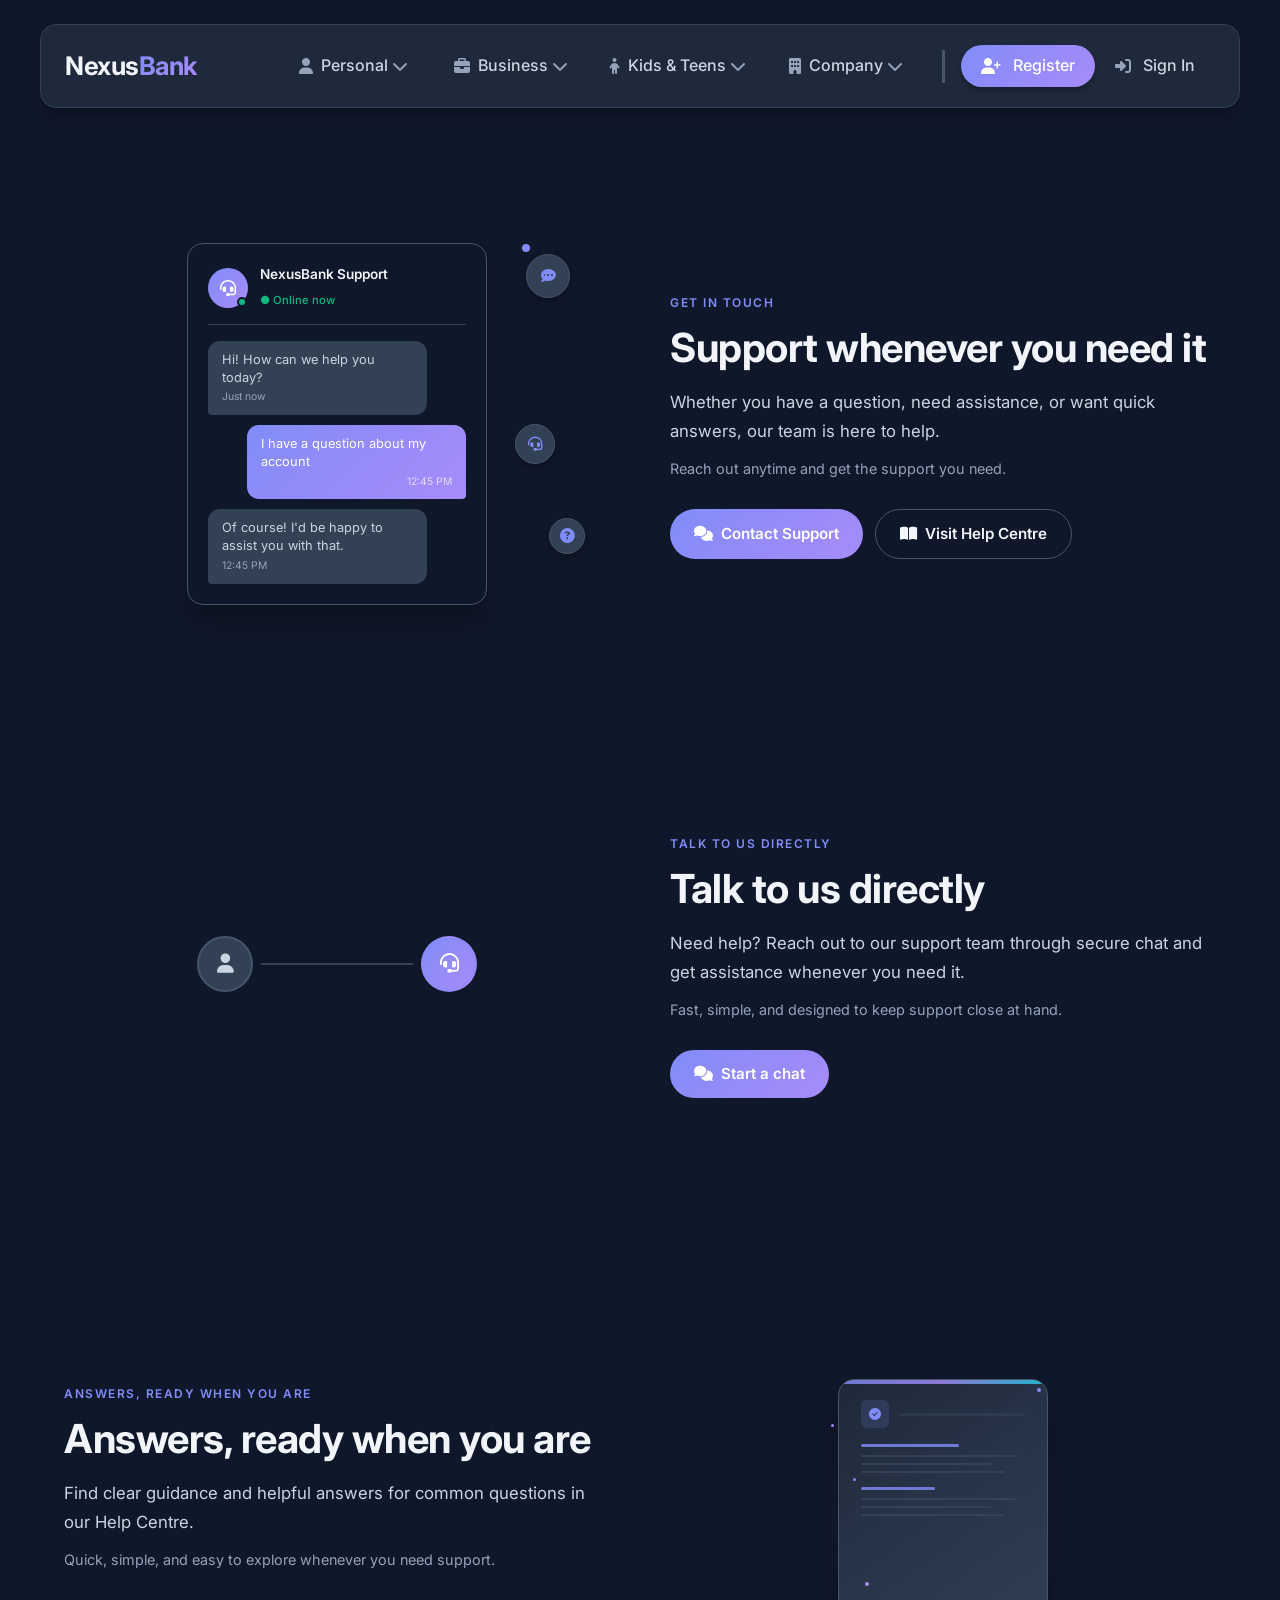
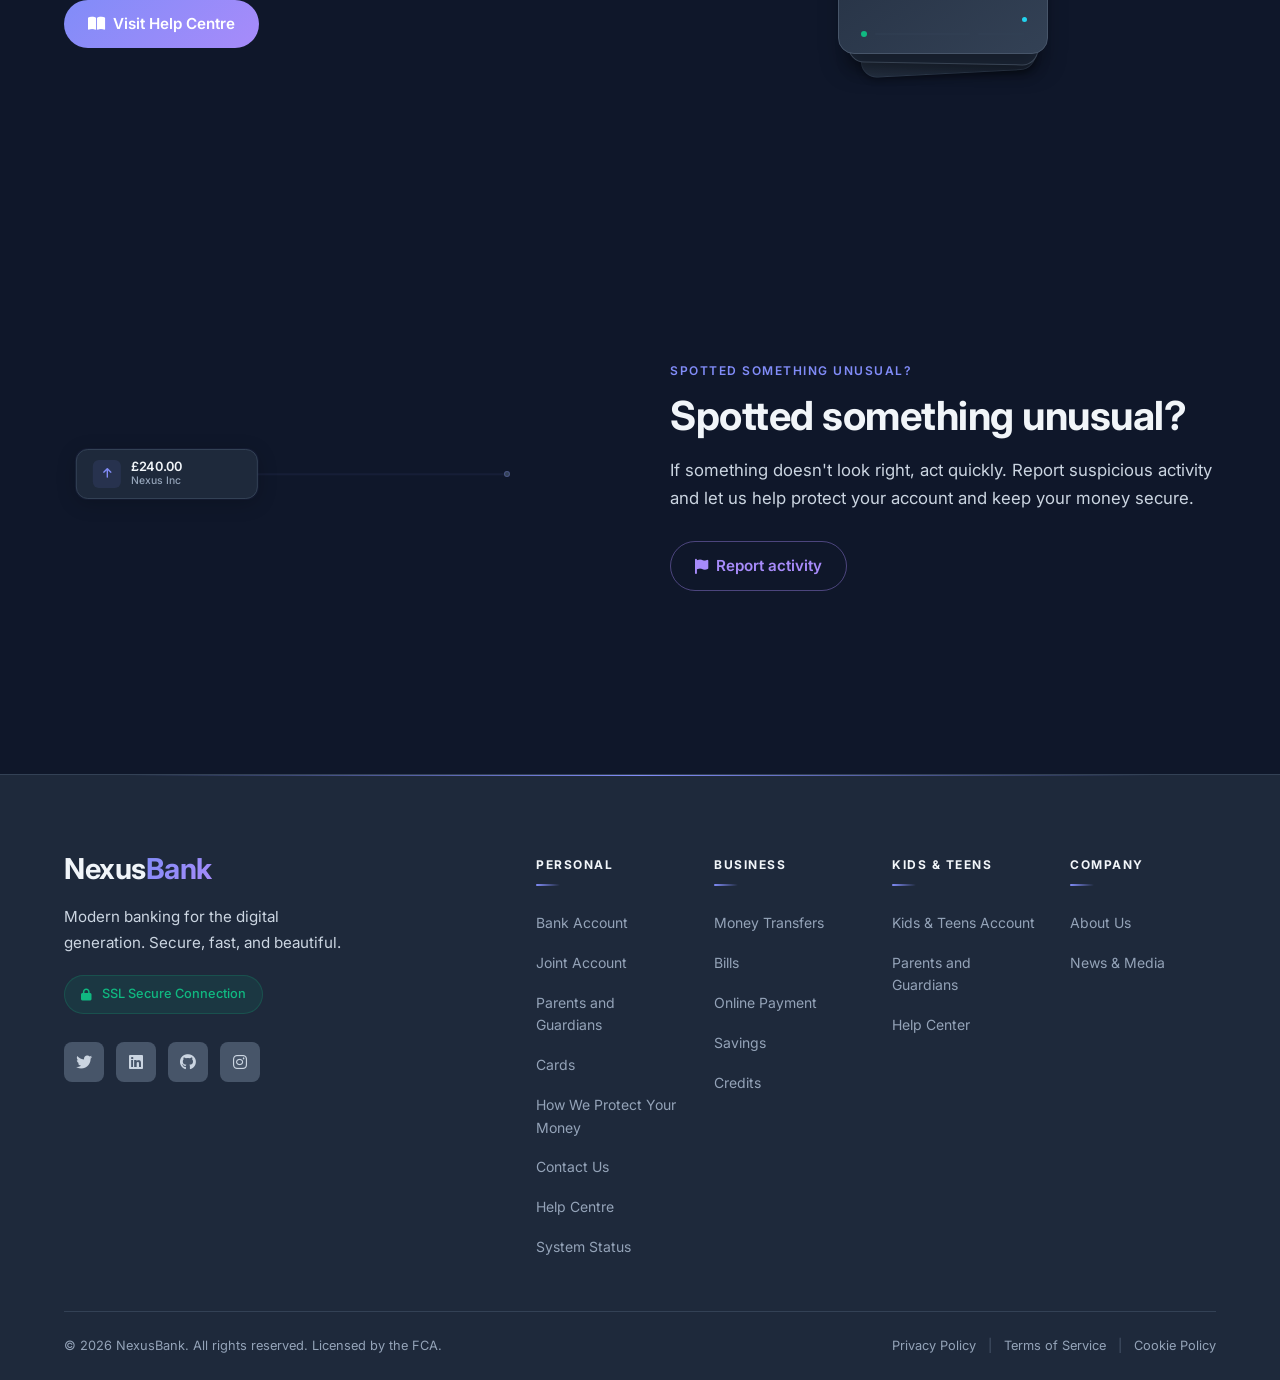
<file: help/Contact-Us/index.html>
<!DOCTYPE html>
<html lang="en">
<head>
    <meta charset="UTF-8">
    <meta name="viewport" content="width=device-width, initial-scale=1.0">
    <title>NexusBank | Personal Accounts</title>
    
    <!-- Font Awesome -->
    <link rel="stylesheet" href="https://cdnjs.cloudflare.com/ajax/libs/font-awesome/6.4.0/css/all.min.css">
    
    <!-- Google Fonts -->
    <link href="https://fonts.googleapis.com/css2?family=Inter:wght@300;400;500;600;700;800&display=swap" rel="stylesheet">
    
    <style>
        /* ===== CSS VARIABLES ===== */
        :root {
            --primary: #818cf8;
            --primary-dark: #6366f1;
            --secondary: #a78bfa;
            --accent: #22d3ee;
            --bg-primary: #0f172a;
            --bg-secondary: #1e293b;
            --surface: #1e293b;
            --surface-elevated: #334155;
            --surface-hover: #475569;
            --text-primary: #f1f5f9;
            --text-secondary: #cbd5e1;
            --text-tertiary: #94a3b8;
            --border-light: #334155;
            --border-medium: #475569;
            --success: #10b981;
            --warning: #f59e0b;
            --error: #ef4444;
            --shadow-sm: 0 1px 2px 0 rgb(0 0 0 / 0.3);
            --shadow-md: 0 4px 6px -1px rgb(0 0 0 / 0.3);
            --shadow-lg: 0 10px 15px -3px rgb(0 0 0 / 0.3);
            --shadow-xl: 0 20px 25px -5px rgb(0 0 0 / 0.3);
            --shadow-2xl: 0 25px 50px -12px rgb(0 0 0 / 0.4);
            --radius-sm: 6px;
            --radius-md: 8px;
            --radius-lg: 12px;
            --radius-xl: 16px;
            --radius-2xl: 24px;
            --radius-3xl: 32px;
            --radius-full: 9999px;
            --space-xs: 4px;
            --space-sm: 8px;
            --space-md: 16px;
            --space-lg: 24px;
            --space-xl: 32px;
            --space-2xl: 48px;
            --transition-fast: 150ms cubic-bezier(0.4, 0, 0.2, 1);
            --transition-normal: 250ms cubic-bezier(0.4, 0, 0.2, 1);
            --transition-bounce: all 0.3s cubic-bezier(0.175, 0.885, 0.32, 1.275);
            --font-body: 'Inter', -apple-system, BlinkMacSystemFont, 'Segoe UI', Roboto, sans-serif;
        }

        * {
            margin: 0;
            padding: 0;
            box-sizing: border-box;
        }

        body {
            font-family: var(--font-body);
            background-color: var(--bg-primary);
            color: var(--text-primary);
            line-height: 1.6;
            padding-top: 94px;
            overflow-x: hidden;
        }

        /* Focus indicators for keyboard users */
        :focus-visible {
            outline: 2px solid var(--primary);
            outline-offset: 2px;
            border-radius: var(--radius-sm);
        }

        /* ===== FLOATING NAVIGATION ===== */
        .floating-nav {
            position: fixed;
            top: var(--space-lg);
            left: 50%;
            transform: translateX(-50%);
            width: calc(100% - 2rem);
            max-width: 1200px;
            background: var(--surface);
            backdrop-filter: blur(10px);
            border: 1px solid var(--border-light);
            border-radius: var(--radius-xl);
            padding: 0 var(--space-lg);
            z-index: 1000;
            box-shadow: var(--shadow-lg);
            display: flex;
            align-items: center;
            justify-content: space-between;
            height: 84px;
        }

        .floating-nav .container {
            display: flex;
            align-items: center;
            justify-content: space-between;
            width: 100%;
            height: 100%;
            padding: 0;
            max-width: 1200px;
            margin: 0 auto;
        }

        .nav-brand {
            font-size: 1.6rem;
            font-weight: 700;
            color: var(--text-primary);
            letter-spacing: -0.5px;
            text-decoration: none;
            flex-shrink: 0;
            line-height: 1;
        }

        .nav-brand .accent {
            background: linear-gradient(135deg, var(--primary), var(--secondary));
            -webkit-background-clip: text;
            -webkit-text-fill-color: transparent;
            background-clip: text;
        }

        .nav-row {
            display: flex;
            align-items: center;
            gap: var(--space-xs);
            margin-left: auto;
            flex-wrap: nowrap;
        }

        .nav-item {
            display: flex;
            align-items: center;
            gap: 0.5rem;
            padding: 0.6rem 1.2rem;
            font-size: 1rem;
            font-family: var(--font-body);
            border-radius: 40px;
            transition: var(--transition-bounce);
            position: relative;
            text-decoration: none;
            color: var(--text-secondary);
            font-weight: 500;
            border: none;
            background: none;
            cursor: pointer;
            white-space: nowrap;
        }

        /* Fix for Issue #1: Button styling to match links */
        button.nav-item {
            font-family: var(--font-body);
            font-size: 1rem;
            font-weight: 500;
            line-height: 1.6;
            cursor: pointer;
            -webkit-appearance: none;
            -moz-appearance: none;
            appearance: none;
        }

        button.nav-item:focus {
            outline: none;
        }

        button.nav-item:focus-visible {
            outline: 2px solid var(--primary);
            outline-offset: 2px;
            border-radius: var(--radius-full);
        }

        button.nav-item.btn-primary {
            background: linear-gradient(135deg, var(--primary), var(--secondary));
        }

        .nav-item i {
            font-size: 1rem;
            transition: transform 0.2s ease;
            color: var(--text-tertiary);
        }

        .nav-item:hover {
            background: var(--surface-hover);
            transform: scale(1.05);
            color: var(--primary);
        }

        .nav-item:active {
            transform: scale(0.97);
            transition: transform 0.05s ease;
        }

        .nav-item:hover i {
            transform: translateY(-1px);
        }

        .nav-item.btn-primary {
            background: linear-gradient(135deg, var(--primary), var(--secondary));
            color: white;
            box-shadow: var(--shadow-md);
            padding: 0.5rem 1.25rem;
        }

        .nav-item.btn-primary i {
            color: white;
        }

        .nav-item.btn-primary:hover {
            transform: translateY(-1px);
            box-shadow: var(--shadow-lg);
        }

        .nav-item.btn-primary:active {
            transform: translateY(0);
            box-shadow: var(--shadow-sm);
        }

        .nav-item.btn-ghost {
            background: transparent;
            padding: 0.5rem 1.25rem;
        }

        .nav-item.btn-ghost:hover {
            background: var(--surface-hover);
            color: var(--primary);
        }

        .nav-item.btn-ghost:active {
            transform: scale(0.97);
        }

        .nav-spacer {
            width: 3px;
            height: 33px;
            background: var(--border-medium);
            margin: 0 var(--space-md);
            flex-shrink: 0;
        }

        .mobile-menu-btn {
            display: none;
            background: none;
            border: none;
            color: var(--text-secondary);
            font-size: 1.25rem;
            cursor: pointer;
            width: 44px;
            height: 44px;
            align-items: center;
            justify-content: center;
            margin-left: var(--space-sm);
            border-radius: var(--radius-md);
            transition: background var(--transition-fast);
        }

        .mobile-menu-btn:hover {
            background: var(--surface-hover);
        }

        .mobile-menu-btn:active {
            transform: scale(0.95);
        }

        /* ===== DROPDOWN MENU STYLES ===== */
        .nav-dropdown {
            position: relative;
        }

        .dropdown-toggle {
            display: flex;
            align-items: center;
            gap: var(--space-xs);
            cursor: pointer;
            text-decoration: none;
        }

        .dropdown-arrow {
            font-size: 0.75rem;
            transition: transform var(--transition-fast);
            color: var(--text-tertiary);
        }

        .nav-dropdown:hover .dropdown-arrow {
            transform: rotate(180deg);
            color: var(--primary);
        }

        .dropdown-menu {
            position: absolute;
            top: 100%;
            left: 50%;
            transform: translateX(-50%) translateY(10px);
            background: var(--surface);
            border: 1px solid var(--border-light);
            border-radius: var(--radius-xl);
            padding: var(--space-xl);
            box-shadow: var(--shadow-2xl);
            opacity: 0;
            visibility: hidden;
            transition: all var(--transition-normal);
            z-index: 1000;
            backdrop-filter: blur(10px);
            margin-top: var(--space-sm);
        }

        .nav-dropdown:hover .dropdown-menu {
            opacity: 1;
            visibility: visible;
            transform: translateX(-50%) translateY(0);
        }

        /* Personal Menu Positioning - FIXED */
        .personal-menu {
            min-width: min(1000px, 85vw);
            max-width: 1200px;
            left: 175%;
            transform: translateX(calc(-50% + 80px)) translateY(10px);
        }

        .nav-dropdown:hover .personal-menu {
            transform: translateX(calc(-50% + 80px)) translateY(0);
        }

        /* Business Menu Positioning - FIXED */
        .business-menu {
            min-width: min(1000px, 85vw);
            max-width: 1200px;
            left: 90%;
            transform: translateX(calc(-50% + 120px)) translateY(10px);
        }

        .nav-dropdown:hover .business-menu {
            transform: translateX(calc(-50% + 120px)) translateY(0);
        }

        /* Kids Menu Positioning */
        .kids-menu {
            min-width: min(500px, 90vw);
            left: 50%;
            transform: translateX(-50%) translateY(10px);
        }

        .nav-dropdown:hover .kids-menu {
            transform: translateX(-50%) translateY(0);
        }

        /* Company Menu Positioning */
        .company-menu {
            min-width: min(700px, 85vw);
            left: 50%;
            transform: translateX(calc(-50% + 40px)) translateY(10px);
        }

        .nav-dropdown:hover .company-menu {
            transform: translateX(calc(-50% + 40px)) translateY(0);
        }

        .dropdown-grid {
            display: grid;
            grid-template-columns: repeat(6, 1fr);
            gap: var(--space-lg);
        }

        .business-menu .dropdown-grid {
            grid-template-columns: repeat(6, 1fr);
        }

        .company-menu .dropdown-grid.two-columns {
            grid-template-columns: repeat(3, 1fr);
        }

        .dropdown-col {
            min-width: 0;
        }

        .dropdown-section-header {
            display: flex;
            align-items: center;
            gap: var(--space-xs);
            color: var(--text-tertiary);
            font-size: 0.75rem;
            font-weight: 600;
            text-transform: uppercase;
            letter-spacing: 0.5px;
            margin-bottom: var(--space-md);
            padding-bottom: var(--space-xs);
            border-bottom: 1px solid var(--border-light);
            cursor: default;
            pointer-events: none;
        }

        .dropdown-link {
            display: flex;
            align-items: center;
            gap: var(--space-sm);
            padding: var(--space-sm) var(--space-md);
            color: var(--text-secondary);
            text-decoration: none;
            font-size: 0.9rem;
            border-radius: var(--radius-md);
            transition: all var(--transition-fast);
            margin-bottom: 2px;
            cursor: pointer;
        }

        .dropdown-link:hover {
            background: var(--surface-hover);
            transform: translateX(5px);
            color: var(--text-primary);
        }

        .dropdown-link:active {
            transform: scale(0.98);
            background: var(--surface-elevated);
        }

        /* Kids Menu Cards */
        .kids-grid {
            display: grid;
            grid-template-columns: repeat(3, 1fr);
            gap: var(--space-md);
        }

        .kids-card {
            background: rgba(129, 140, 248, 0.05);
            border-radius: var(--radius-lg);
            padding: var(--space-md);
            text-align: center;
            text-decoration: none;
            display: block;
            transition: all 0.3s ease;
            border: 1px solid rgba(129, 140, 248, 0.2);
            cursor: pointer;
        }

        .kids-card:hover {
            background: rgba(129, 140, 248, 0.12);
            border-color: rgba(129, 140, 248, 0.5);
            transform: translateY(-2px);
        }

        .kids-card:active {
            transform: translateY(0);
            background: rgba(129, 140, 248, 0.2);
        }

        .kids-icon {
            width: 48px;
            height: 48px;
            background: linear-gradient(135deg, var(--primary), var(--secondary));
            border-radius: var(--radius-md);
            display: flex;
            align-items: center;
            justify-content: center;
            margin: 0 auto 12px auto;
        }

        .kids-icon i {
            font-size: 1.5rem;
            color: white;
        }

        .kids-title {
            font-weight: 600;
            font-size: 0.9rem;
            color: var(--text-primary);
            margin-bottom: 4px;
        }

        .kids-desc {
            font-size: 0.75rem;
            color: var(--text-tertiary);
            line-height: 1.3;
        }

        /* Plan Links */
        .plans-col {
            background: rgba(99, 102, 241, 0.1);
            border-radius: var(--radius-lg);
            padding: var(--space-md);
        }

        .plan-link {
            display: flex;
            align-items: center;
            justify-content: space-between;
            padding: var(--space-sm) var(--space-md);
            color: var(--text-secondary);
            text-decoration: none;
            border-radius: var(--radius-md);
            transition: all var(--transition-fast);
            margin-bottom: 2px;
            cursor: pointer;
        }

        .plan-link:hover {
            background: var(--surface-hover);
            transform: translateX(5px);
            color: var(--text-primary);
        }

        .plan-link:active {
            transform: scale(0.98);
        }

        .plan-name {
            font-weight: 500;
            font-size: 0.9rem;
        }

        .plan-price {
            font-size: 0.8rem;
            color: var(--text-tertiary);
            background: var(--surface);
            padding: 2px 8px;
            border-radius: var(--radius-full);
        }

        .mt-2 { margin-top: 8px; }
        .mt-3 { margin-top: 16px; }

        /* ===== MOBILE MENU STYLES ===== */
        .mobile-nav {
            display: none;
        }
        
        .mobile-menu-panel {
            display: none;
        }
        
        .mobile-tabs-container {
            padding: var(--space-md) var(--space-md) 0 var(--space-md);
            border-bottom: 1px solid var(--border-light);
            overflow-x: auto;
            overflow-y: hidden;
            white-space: nowrap;
            -webkit-overflow-scrolling: touch;
            scrollbar-width: none;
            -ms-overflow-style: none;
            flex-shrink: 0;
        }
        
        .mobile-tabs-container::-webkit-scrollbar {
            display: none;
        }
        
        .mobile-tabs {
            display: flex;
            flex-wrap: nowrap;
            gap: var(--space-sm);
            padding-bottom: var(--space-sm);
            min-width: min-content;
        }
        
        .mobile-tab {
            display: inline-flex;
            align-items: center;
            gap: var(--space-sm);
            padding: 0.75rem 1.25rem;
            background: transparent;
            border: none;
            color: var(--text-tertiary);
            font-weight: 500;
            font-size: 1rem;
            border-radius: var(--radius-full);
            cursor: pointer;
            transition: all var(--transition-fast);
            white-space: nowrap;
            border: 1px solid transparent;
            flex-shrink: 0;
        }
        
        .mobile-tab i {
            font-size: 1.1rem;
        }
        
        .mobile-tab.active {
            background: rgba(129, 140, 248, 0.15);
            color: var(--primary);
            border-color: rgba(129, 140, 248, 0.3);
        }
        
        .mobile-content-area {
            flex: 1;
            overflow-y: auto;
            padding: var(--space-lg) var(--space-md);
            -webkit-overflow-scrolling: touch;
        }
        
        .mobile-menu-section {
            display: none;
        }
        
        .mobile-menu-section.active {
            display: block;
        }
        
        .mobile-menu-list {
            list-style: none;
            margin: 0;
            padding: 0;
        }
        
        .mobile-menu-item {
            display: flex;
            align-items: center;
            padding: var(--space-md) 0;
            color: var(--text-primary);
            text-decoration: none;
            border-bottom: 1px solid var(--border-light);
            font-size: 1rem;
            transition: all var(--transition-fast);
            cursor: pointer;
        }
        
        .mobile-menu-item.has-children {
            justify-content: space-between;
        }
        
        .mobile-menu-item.has-children .arrow {
            color: var(--text-tertiary);
            font-size: 0.8rem;
            transition: transform var(--transition-fast);
        }
        
        .mobile-menu-item.has-children.open .arrow {
            transform: rotate(180deg);
        }
        
        .mobile-submenu {
            list-style: none;
            margin: 0 0 0 var(--space-lg);
            padding: 0;
            display: none;
        }
        
        .mobile-submenu.open {
            display: block;
        }
        
        .mobile-submenu .mobile-menu-item {
            padding: var(--space-sm) 0;
            border-bottom: none;
            color: var(--text-secondary);
            font-size: 0.95rem;
        }
        
        .mobile-menu-footer {
            padding: var(--space-lg) var(--space-md);
            border-top: 1px solid var(--border-light);
            background: var(--bg-secondary);
            display: flex;
            gap: var(--space-md);
            flex-shrink: 0;
        }
        
        .mobile-btn {
            flex: 1;
            padding: var(--space-md);
            border-radius: var(--radius-full);
            font-weight: 600;
            text-align: center;
            text-decoration: none;
            transition: all var(--transition-fast);
            border: none;
            cursor: pointer;
            font-size: 1rem;
        }
        
        .mobile-btn-login {
            background: transparent;
            color: var(--text-primary);
            border: 1px solid var(--border-medium);
        }
        
        .mobile-btn-login:hover,
        .mobile-btn-login:active {
            background: var(--surface-hover);
        }
        
        .mobile-btn-signup {
            background: linear-gradient(135deg, var(--primary), var(--secondary));
            color: white;
        }
        
        .mobile-btn-signup:hover,
        .mobile-btn-signup:active {
            opacity: 0.9;
            transform: scale(0.98);
        }
        
        body.menu-open {
            overflow: hidden;
        }

        /* Loading state for buttons */
        .btn-primary.loading,
        .btn-ghost.loading {
            position: relative;
            pointer-events: none;
            opacity: 0.7;
        }

        .btn-primary.loading::after,
        .btn-ghost.loading::after {
            content: '';
            position: absolute;
            width: 16px;
            height: 16px;
            top: 50%;
            right: 12px;
            transform: translateY(-50%);
            border: 2px solid white;
            border-top-color: transparent;
            border-radius: 50%;
            animation: spin 0.6s linear infinite;
        }

        /* Screen reader only class */
        .sr-only {
            position: absolute;
            width: 1px;
            height: 1px;
            padding: 0;
            margin: -1px;
            overflow: hidden;
            clip: rect(0, 0, 0, 0);
            white-space: nowrap;
            border-width: 0;
        }

        /* Page Content */
        .page-content {
            max-width: 1200px;
            margin: 0 auto;
            padding: 60px 24px;
            text-align: center;
        }

        h1 {
            font-size: 3rem;
            margin-bottom: 16px;
            background: linear-gradient(135deg, var(--primary), var(--accent));
            -webkit-background-clip: text;
            -webkit-text-fill-color: transparent;
            font-weight: 700;
        }

        p {
            color: var(--text-secondary);
            font-size: 1.1rem;
        }

        /* Drag and Drop Styles */
        .dropdown-link[draggable="true"]:active, 
        .plan-link[draggable="true"]:active,
        .kids-card[draggable="true"]:active {
            cursor: grabbing;
        }
        
        .drag-over {
            background: rgba(129, 140, 248, 0.3);
            transform: scale(1.02);
        }
        
        .button-updated {
            animation: pulse 0.3s ease;
        }
        
        @keyframes pulse {
            0% { transform: scale(1); }
            50% { transform: scale(1.05); background: var(--primary); color: white; }
            100% { transform: scale(1); }
        }

        /* Lazy loading animation */
        .dropdown-menu {
            transition: opacity 0.3s ease, visibility 0.3s ease, transform 0.3s ease;
        }

        .dropdown-menu.loading {
            position: relative;
            min-height: 200px;
        }

        .dropdown-menu.loading::after {
            content: '';
            position: absolute;
            top: 50%;
            left: 50%;
            width: 40px;
            height: 40px;
            margin: -20px 0 0 -20px;
            border: 3px solid var(--border-light);
            border-top-color: var(--primary);
            border-radius: 50%;
            animation: spin 0.6s linear infinite;
        }

        @keyframes fadeIn {
            from { opacity: 0; transform: translateY(-10px); }
            to { opacity: 1; transform: translateY(0); }
        }

        @keyframes spin {
            to { transform: rotate(360deg); }
        }

     
/* ===== DEFAULT (FULL SIZE) - Icons + Text ===== */
.nav-item i {
    margin-right: var(--space-xs);
}

/* ===== MEDIUM SIZE - Text Only, Hide Icons ===== */
/* ===== DEFAULT (FULL SIZE) - Above 1150px: Icons + Text ===== */
/* This is the default state - no media query needed */

/* ===== MEDIUM SIZE - 901px to 1150px: Text Only, Hide Icons ===== */
@media (max-width: 1150px) and (min-width: 901px) {
    .nav-item i {
        display: none !important;
    }
    
    .nav-item span {
        display: inline-block !important;
    }
    
    .nav-item.btn-primary i {
        display: none !important;
    }
    
    .nav-item.btn-primary span {
        display: inline-block !important;
    }
    
    /* Dropdown positioning for medium screens */
    .nav-dropdown .dropdown-menu {
        min-width: 70vw;
        max-width: 85vw;
        left: auto !important;
        right: 0 !important;
        transform: translateY(10px) !important;
        max-height: 80vh;
        overflow-y: auto;
        overflow-x: hidden;
    }
    
    .nav-dropdown:hover .dropdown-menu {
        transform: translateY(0) !important;
    }
    
    .personal-menu,
    .business-menu,
    .company-menu,
    .kids-menu {
        left: auto !important;
        right: 0 !important;
        transform: translateY(10px) !important;
        min-width: 300px !important;
        max-width: 400px !important;
    }
    
    .nav-dropdown:hover .personal-menu,
    .nav-dropdown:hover .business-menu,
    .nav-dropdown:hover .company-menu,
    .nav-dropdown:hover .kids-menu {
        transform: translateY(0) !important;
    }
    
    .nav-dropdown .dropdown-grid {
        grid-template-columns: 1fr !important;
        gap: var(--space-md);
    }
    
    .business-menu .dropdown-grid {
        grid-template-columns: 1fr !important;
    }
    
    .dropdown-menu {
        overflow-x: hidden !important;
    }
    
    .dropdown-menu * {
        max-width: 100%;
    }
    
    .nav-row {
        overflow: visible !important;
    }
    
    .floating-nav {
        overflow: visible !important;
    }
}

@media (max-width: 900px) {
    /* Fix icon centering */
    .nav-item {
        display: flex !important;
        align-items: center !important;
        justify-content: center !important;
        padding: 0 !important;
        margin: 0 !important;
        aspect-ratio: 1 / 1;
    }
    
    .nav-item i {
        display: inline-block !important;
        font-size: 1.35rem !important; /* Slightly smaller than 1.5rem */
        margin: 0 !important;
        line-height: 1;
    }
    
    .nav-item span {
        display: none !important;
    }
    
    .nav-item.btn-primary {
        padding: 0 !important;
    }
    
    .nav-item.btn-primary i {
        display: inline-block !important;
        font-size: 1.35rem !important; /* Slightly smaller than 1.5rem */
        margin: 0 !important;
    }
    
    .nav-item.btn-primary span {
        display: none !important;
    }
    
    /* ===== LOGO LEFT + ICONS EDGE-TO-EDGE WITH SPACING ===== */
    .floating-nav .container {
        display: flex !important;
        align-items: center !important;
        justify-content: flex-start !important;
        width: 100% !important;
    }
    
    /* Logo stays on far left with right margin for spacing */
    .nav-brand {
        flex-shrink: 0 !important;
        margin-right: 2rem !important;
    }
    
    /* Nav menu takes remaining space and fills to right edge */
    .nav-menu {
        flex: 1 !important;
        display: flex !important;
        justify-content: flex-end !important;
    }
    
    /* Nav list spans full width with space-between */
    .nav-menu ul,
    .nav-list,
    .nav-row {
        display: flex !important;
        justify-content: space-between !important;
        width: 100% !important;
        margin: 0 !important;
        padding: 0 !important;
        gap: 0 !important;
    }
    
    /* List items */
    .nav-menu li,
    .nav-list li {
        margin: 0 !important;
        padding: 0 !important;
    }
    
    /* Override any existing nav-row margins */
    .nav-row {
        margin-left: 0 !important;
    }
}



/* ===== SMALL SIZE - 900px and below: Icons Only, Hide Text ===== */
@media (max-width: 900px) and (min-width: 769px) {
    .nav-item i {
        display: inline-block !important;
        font-size: 1.125rem;
        margin-right: 0 !important;
    }
    
    .nav-item span {
        display: none !important;
    }
    
    .nav-item.btn-primary i {
        display: inline-block !important;
        margin: 0 !important;
    }
    
    .nav-item.btn-primary span {
        display: none !important;
    }
    
    /* FIX: Make dropdowns behave exactly like medium screens - single column */
    .nav-dropdown {
        position: relative !important;
    }
    
    .nav-dropdown .dropdown-menu {
        min-width: 300px !important;
        max-width: 400px !important;
        left: 0 !important;
        right: auto !important;
        transform: translateY(10px) !important;
        max-height: 80vh;
        overflow-y: auto;
        overflow-x: hidden;
        padding: var(--space-lg) !important;
    }
    
    .nav-dropdown:hover .dropdown-menu {
        transform: translateY(0) !important;
    }
    
    .personal-menu,
    .business-menu,
    .company-menu,
    .kids-menu {
        left: 0 !important;
        right: auto !important;
        transform: translateY(10px) !important;
        min-width: 300px !important;
        max-width: 400px !important;
    }
    
    .nav-dropdown:hover .personal-menu,
    .nav-dropdown:hover .business-menu,
    .nav-dropdown:hover .company-menu,
    .nav-dropdown:hover .kids-menu {
        transform: translateY(0) !important;
    }
    
    /* SINGLE COLUMN GRID - Same as medium screens */
    .nav-dropdown .dropdown-grid {
        grid-template-columns: 1fr !important;
        gap: var(--space-md);
    }
    
    .business-menu .dropdown-grid {
        grid-template-columns: 1fr !important;
    }
    
    .company-menu .dropdown-grid.two-columns {
        grid-template-columns: 1fr !important;
    }
    
    /* Kids menu also single column */
    .kids-grid {
        grid-template-columns: 1fr !important;
    }
    
    .dropdown-menu {
        overflow-x: hidden !important;
    }
    
    .dropdown-menu * {
        max-width: 100%;
    }
    
    .nav-row {
        overflow: visible !important;
    }
    
    .floating-nav {
        overflow: visible !important;
    }
    
    /* Hide section headers that might be empty or redundant */
    .dropdown-section-header {
        font-size: 0.7rem !important;
        padding-bottom: var(--space-xs) !important;
        margin-bottom: var(--space-sm) !important;
    }
    
    /* Make dropdown links more compact */
    .dropdown-link,
    .plan-link {
        padding: var(--space-sm) var(--space-md) !important;
        font-size: 0.9rem !important;
    }
    
    /* Plans column styling */
    .plans-col {
        background: rgba(99, 102, 241, 0.1);
        border-radius: var(--radius-lg);
        padding: var(--space-md);
        margin-top: var(--space-md);
    }
    
    /* Active state for click-based dropdown toggle */
    .nav-dropdown.active .dropdown-menu {
        opacity: 1 !important;
        visibility: visible !important;
        pointer-events: auto !important;
        transform: translateY(0) !important;
    }
    
    .nav-dropdown.active .dropdown-toggle {
        background: var(--surface-hover) !important;
        color: var(--primary) !important;
    }
    
    /* Prevent hover from interfering on touch devices */
    @media (hover: none) and (pointer: coarse) {
        .nav-dropdown:hover .dropdown-menu {
            opacity: 0 !important;
            visibility: hidden !important;
            pointer-events: none !important;
        }
        
        .nav-dropdown.active .dropdown-menu,
        .nav-dropdown.active:hover .dropdown-menu {
            opacity: 1 !important;
            visibility: visible !important;
            pointer-events: auto !important;
            transform: translateY(0) !important;
        }
    }
}

/* ===== EXTRA SMALL - 800px and below: Keep Icons Only ===== */
@media (max-width: 800px) {
    .nav-dropdown .dropdown-menu {
        min-width: 260px;
        max-width: calc(100vw - 24px);
        max-height: 70vh;
        padding: var(--space-md);
    }
    
    .dropdown-link,
    .plan-link {
        padding: var(--space-xs) var(--space-sm);
    }
    
    .plan-name {
        font-size: 0.8rem;
    }
    
    .plan-price {
        font-size: 0.7rem;
    }
    
    .dropdown-section-header {
        font-size: 0.65rem;
    }
    
    .kids-grid {
        grid-template-columns: repeat(auto-fit, minmax(140px, 1fr));
    }
    
    .kids-card {
        white-space: normal;
        word-break: break-word;
    }
    
    .dropdown-menu * {
        max-width: 100%;
        box-sizing: border-box;
    }
}

/* ===== MOBILE MENU - 768px and below ===== */
@media (max-width: 768px) {
    .floating-nav {
        display: none;
    }

    .mobile-nav {
        position: fixed;
        top: 0;
        left: 0;
        right: 0;
        background: var(--surface);
        backdrop-filter: blur(10px);
        border-bottom: 1px solid var(--border-light);
        padding: var(--space-md) var(--space-lg);
        z-index: 1000;
        display: flex;
        align-items: center;
        justify-content: space-between;
        height: 70px;
        box-sizing: border-box;
    }

    .mobile-nav .nav-brand {
        font-size: 1.5rem;
        white-space: nowrap;
        overflow: hidden;
        text-overflow: ellipsis;
        max-width: 70%;
    }

    .mobile-menu-btn {
        display: flex;
        align-items: center;
        justify-content: center;
        width: 44px;
        height: 44px;
        background: transparent;
        border: none;
        color: var(--text-secondary);
        font-size: 1.5rem;
        cursor: pointer;
        border-radius: var(--radius-md);
        transition: background var(--transition-fast);
        flex-shrink: 0;
    }

    .mobile-menu-btn:hover {
        background: var(--surface-hover);
    }

    .mobile-menu-btn:active {
        transform: scale(0.95);
    }

    .mobile-menu-panel {
        position: fixed;
        top: 70px;
        left: 0;
        right: 0;
        bottom: 0;
        background: var(--bg-secondary);
        z-index: 999;
        display: none;
        flex-direction: column;
        overflow: hidden;
        border-top: 1px solid var(--border-light);
        max-width: 100vw;
        box-sizing: border-box;
    }

    .mobile-menu-panel.active {
        display: flex;
    }

    .mobile-tabs-container {
        padding: var(--space-md) var(--space-sm) 0 var(--space-sm);
        border-bottom: 1px solid var(--border-light);
        overflow-x: auto;
        overflow-y: hidden;
        white-space: nowrap;
        -webkit-overflow-scrolling: touch;
        scrollbar-width: none;
        -ms-overflow-style: none;
        flex-shrink: 0;
    }

    .mobile-tabs-container::-webkit-scrollbar {
        display: none;
    }

    .mobile-tabs {
        display: flex;
        flex-wrap: nowrap;
        gap: var(--space-xs);
        padding-bottom: var(--space-sm);
        min-width: min-content;
    }

    .mobile-tab {
        display: inline-flex;
        align-items: center;
        gap: var(--space-sm);
        padding: 0.75rem 1.25rem;
        background: transparent;
        border: none;
        color: var(--text-tertiary);
        font-weight: 500;
        font-size: 1rem;
        border-radius: var(--radius-full);
        cursor: pointer;
        transition: all var(--transition-fast);
        white-space: nowrap;
        border: 1px solid transparent;
        flex-shrink: 0;
        min-height: 44px;
    }

    .mobile-tab i {
        font-size: 1.1rem;
        pointer-events: none;
    }

    .mobile-tab.active {
        background: rgba(129, 140, 248, 0.15);
        color: var(--primary);
        border-color: rgba(129, 140, 248, 0.3);
    }

    .mobile-content-area {
        flex: 1;
        overflow-y: auto;
        overflow-x: hidden;
        padding: var(--space-lg) var(--space-md);
        -webkit-overflow-scrolling: touch;
        max-width: 100%;
        box-sizing: border-box;
        scrollbar-width: thin;
    }

    .mobile-content-area::-webkit-scrollbar {
        width: 5px;
    }

    .mobile-content-area::-webkit-scrollbar-thumb {
        background: var(--primary);
        border-radius: var(--radius-full);
    }

    .mobile-menu-section {
        display: none;
    }

    .mobile-menu-section.active {
        display: block;
    }

    .mobile-menu-list {
        max-width: 100%;
        list-style: none;
        margin: 0;
        padding: 0;
    }

    .mobile-menu-item {
        display: flex;
        align-items: center;
        min-height: 48px;
        max-width: 100%;
        padding: var(--space-sm) 0;
        color: var(--text-primary);
        text-decoration: none;
        border-bottom: 1px solid var(--border-light);
        font-size: 1rem;
        transition: all var(--transition-fast);
        cursor: pointer;
        word-wrap: break-word;
        white-space: normal;
        box-sizing: border-box;
    }

    .mobile-menu-item.has-children {
        justify-content: space-between;
    }

    .mobile-menu-item.has-children .arrow {
        color: var(--text-tertiary);
        font-size: 0.8rem;
        transition: transform var(--transition-fast);
        flex-shrink: 0;
        margin-left: var(--space-md);
    }

    .mobile-menu-item.has-children.open .arrow {
        transform: rotate(180deg);
    }

    .mobile-submenu {
        list-style: none;
        margin: 0 0 0 var(--space-lg);
        padding: 0;
        display: none;
        max-width: 100%;
        box-sizing: border-box;
    }

    .mobile-submenu.open {
        display: block;
    }

    .mobile-submenu .mobile-menu-item {
        padding: var(--space-xs) 0;
        border-bottom: none;
        color: var(--text-secondary);
        font-size: 0.95rem;
        min-height: 40px;
    }

    .mobile-menu-footer {
        padding: var(--space-lg) var(--space-md);
        padding-bottom: max(var(--space-lg), env(safe-area-inset-bottom));
        border-top: 1px solid var(--border-light);
        background: var(--bg-secondary);
        display: flex;
        gap: var(--space-md);
        flex-shrink: 0;
        box-sizing: border-box;
    }

    .mobile-btn {
        flex: 1;
        padding: var(--space-md) var(--space-sm);
        border-radius: var(--radius-full);
        font-weight: 600;
        text-align: center;
        text-decoration: none;
        transition: all var(--transition-fast);
        border: none;
        cursor: pointer;
        font-size: 1rem;
        min-height: 48px;
        display: flex;
        align-items: center;
        justify-content: center;
        white-space: nowrap;
        overflow: hidden;
        text-overflow: ellipsis;
        box-sizing: border-box;
    }

    .mobile-btn-login {
        background: transparent;
        color: var(--text-primary);
        border: 1px solid var(--border-medium);
    }

    .mobile-btn-login:hover,
    .mobile-btn-login:active {
        background: var(--surface-hover);
    }

    .mobile-btn-signup {
        background: linear-gradient(135deg, var(--primary), var(--secondary));
        color: white;
    }

    .mobile-btn-signup:hover,
    .mobile-btn-signup:active {
        opacity: 0.9;
        transform: scale(0.98);
    }

    body {
        padding-top: 70px;
        overflow-x: hidden;
    }

    body.menu-open {
        overflow: hidden;
    }

    .page-content {
        padding-top: 90px;
        padding-left: var(--space-md);
        padding-right: var(--space-md);
        overflow-x: hidden;
        box-sizing: border-box;
    }

    h1 {
        font-size: 2.5rem;
        word-wrap: break-word;
    }

    * {
        max-width: 100%;
    }
}

/* ===== VERY SMALL - 375px and below ===== */
@media (max-width: 375px) {
    .mobile-tab {
        padding: 0.5rem 0.75rem;
        font-size: 0.8rem;
        gap: 0.4rem;
    }

    .mobile-tab i {
        font-size: 0.85rem;
    }

    .mobile-menu-item {
        font-size: 0.9rem;
        min-height: 44px;
        padding: var(--space-xs) 0;
    }

    .mobile-submenu .mobile-menu-item {
        font-size: 0.85rem;
    }

    .mobile-btn {
        font-size: 0.8rem;
        padding: 10px var(--space-xs);
        min-height: 44px;
        white-space: nowrap;
        overflow: hidden;
        text-overflow: ellipsis;
    }

    .mobile-nav .nav-brand {
        font-size: 1.25rem;
        max-width: 65%;
    }

    .mobile-content-area {
        padding: var(--space-md) var(--space-sm);
    }

    .mobile-submenu {
        margin-left: var(--space-md);
    }

    .mobile-tabs-container {
        padding: var(--space-sm) var(--space-xs) 0 var(--space-xs);
    }

    .mobile-menu-footer {
        padding: var(--space-md) var(--space-sm);
        padding-bottom: max(var(--space-md), env(safe-area-inset-bottom));
        gap: var(--space-sm);
    }

    h1 {
        font-size: 2rem;
    }

    .mobile-menu-panel,
    .mobile-content-area,
    .mobile-menu-list,
    .mobile-submenu {
        max-width: 100vw;
        overflow-x: hidden;
    }

    .mobile-menu-item span,
    .mobile-menu-item {
        word-break: break-word;
    }

    .mobile-menu-btn {
        width: 40px;
        height: 40px;
        font-size: 1.3rem;
    }
}

/* ===== HOVER FALLBACK ===== */
@media (hover: hover) {
    .nav-dropdown:hover .dropdown-menu {
        opacity: 1 !important;
        visibility: visible !important;
    }

    @media (max-width: 1150px) and (min-width: 901px) {
        .nav-dropdown:hover .dropdown-menu,
        .nav-dropdown:hover .personal-menu,
        .nav-dropdown:hover .business-menu,
        .nav-dropdown:hover .company-menu,
        .nav-dropdown:hover .kids-menu {
            transform: translateY(0) !important;
        }
    }

    @media (max-width: 900px) {
        .nav-dropdown:hover .dropdown-menu,
        .nav-dropdown:hover .personal-menu,
        .nav-dropdown:hover .business-menu,
        .nav-dropdown:hover .company-menu,
        .nav-dropdown:hover .kids-menu {
            transform: translateY(0) !important;
        }
    }

    @media (min-width: 1151px) {
        .nav-dropdown:hover .personal-menu {
            transform: translateX(calc(-50% + 80px)) translateY(0) !important;
        }

        .nav-dropdown:hover .business-menu {
            transform: translateX(calc(-50% + 120px)) translateY(0) !important;
        }

        .nav-dropdown:hover .kids-menu {
            transform: translateX(-50%) translateY(0) !important;
        }

        .nav-dropdown:hover .company-menu {
            transform: translateX(calc(-50% + 40px)) translateY(0) !important;
        }
    }
}
         
/* ===== SMALL SIZE - 900px and below: Icons Only, Hide Text ===== */
@media (max-width: 900px) and (min-width: 769px) {
    /* Fix icon centering */
    .nav-item {
        display: flex !important;
        align-items: center !important;
        justify-content: center !important;
        padding: 0.6rem !important;
        aspect-ratio: 1 / 1;
    }
    
    .nav-item i {
        display: inline-block !important;
        font-size: 1.125rem;
        margin: 0 !important;
        line-height: 1;
    }
    
    .nav-item span {
        display: none !important;
    }
    
    .nav-item.btn-primary {
        padding: 0.6rem !important;
    }
    
    .nav-item.btn-primary i {
        display: inline-block !important;
        margin: 0 !important;
    }
    
    .nav-item.btn-primary span {
        display: none !important;
    }
    
    /* Keep the rest of your existing styles for this breakpoint... */
    /* (dropdown positioning, grid layouts, tooltips, etc.) */
}

/* Extra small screens - smaller tooltips */
@media (max-width: 800px) and (min-width: 769px) {
    .nav-item::after {
        font-size: 0.7rem;
        padding: 4px 8px;
        bottom: -36px;
    }
}

@media (max-width: 768px) {
    .bank-hero {
        padding: 2rem 0;
    }
    
    .trust-badges {
        flex-direction: column;
        gap: 1.5rem;
        align-items: flex-start;
        max-width: 300px;
        margin: 0 auto;
    }
    
    .features-grid-2col {
        grid-template-columns: 1fr;
    }
    
    .section-label h2 {
        font-size: 2rem;
    }
}



/* Responsive Design */
@media (max-width: 968px) {
    .joint-hero-section {
        flex-direction: column;
        text-align: center;
        gap: 40px;
        padding: 60px 24px 40px;
    }
    
    .joint-hero-content {
        max-width: 100%;
    }
    
    .joint-hero-title {
        font-size: 2.5rem;
    }
    
    .joint-hero-subtitle {
        font-size: 1.1rem;
    }
    
    .joint-trust-badges {
        justify-content: center;
        flex-wrap: wrap;
    }
    
    .joint-animation-container {
        min-height: 400px;
        max-width: 100%;
    }
    
    .animation-scene {
        height: 380px;
    }
    
    .user-card {
        width: 75px;
        height: 95px;
    }
}

@media (max-width: 480px) {
    .joint-hero-title {
        font-size: 2rem;
    }
    
    .joint-hero-subtitle {
        font-size: 1rem;
    }
    
    .joint-hero-cta {
        font-size: 1rem;
        padding: 14px 28px;
    }
    
    .joint-animation-container {
        min-height: 320px;
    }
    
    .animation-scene {
        height: 300px;
    }
    
    
    
    .user-card {
        width: 65px;
        height: 80px;
    }
    
    .user-avatar {
        width: 32px;
        height: 32px;
        font-size: 1rem;
    }
    
    
}

/* ===== FOOTER ===== */
.footer {
    background: var(--surface);
    border-top: 1px solid var(--border-light);
    padding: 5rem 0 0;
    flex-shrink: 0;
    margin-top: auto;
    position: relative;
}

.footer::before {
    content: '';
    position: absolute;
    top: 0;
    left: 50%;
    transform: translateX(-50%);
    width: 80%;
    max-width: 1200px;
    height: 1px;
    background: linear-gradient(90deg, transparent, var(--primary), transparent);
}

.footer .container {
    max-width: 1200px;
    margin: 0 auto;
    padding: 0 var(--space-lg);
}

.footer-grid {
    display: grid;
    grid-template-columns: 1.5fr 2.5fr;
    gap: 4rem;
    padding-bottom: 3rem;
}

.footer-brand-col {
    display: flex;
    flex-direction: column;
    gap: 1.25rem;
}

.footer-logo {
    font-size: 1.8rem;
    font-weight: 700;
    color: var(--text-primary);
    letter-spacing: -0.5px;
    text-decoration: none;
    line-height: 1;
}

.footer-logo .accent {
    background: linear-gradient(135deg, var(--primary), var(--secondary));
    -webkit-background-clip: text;
    -webkit-text-fill-color: transparent;
    background-clip: text;
}

.footer-tagline {
    color: var(--text-secondary);
    line-height: 1.7;
    font-size: 0.95rem;
    max-width: 280px;
}

.ssl-secure {
    display: flex;
    align-items: center;
    gap: 0.6rem;
    color: var(--success);
    font-size: 0.8rem;
    font-weight: 500;
    background: rgba(16, 185, 129, 0.1);
    padding: 0.5rem 1rem;
    border-radius: var(--radius-full);
    width: fit-content;
    border: 1px solid rgba(16, 185, 129, 0.2);
}

.ssl-secure i {
    font-size: 0.75rem;
}

.footer-social {
    display: flex;
    gap: 0.75rem;
    margin-top: 0.5rem;
}

.social-link {
    width: 40px;
    height: 40px;
    background: var(--surface-hover);
    border-radius: var(--radius-md);
    display: flex;
    align-items: center;
    justify-content: center;
    color: var(--text-secondary);
    transition: all 0.3s ease;
    text-decoration: none;
    border: 1px solid transparent;
}

.social-link:hover {
    background: linear-gradient(135deg, var(--primary), var(--secondary));
    color: white;
    transform: translateY(-3px);
    border-color: transparent;
    box-shadow: 0 8px 20px rgba(99, 102, 241, 0.3);
}

.footer-links-col {
    display: grid;
    grid-template-columns: repeat(4, 1fr);
    gap: 2rem;
}

.footer-column {
    display: flex;
    flex-direction: column;
    gap: 0.6rem;
}

.footer-title {
    font-weight: 700;
    font-size: 0.75rem;
    text-transform: uppercase;
    letter-spacing: 1.5px;
    margin-bottom: 0.75rem;
    color: var(--text-primary);
    font-family: var(--font-body);
    position: relative;
    padding-bottom: 0.75rem;
}

.footer-title::after {
    content: '';
    position: absolute;
    bottom: 0;
    left: 0;
    width: 24px;
    height: 2px;
    background: linear-gradient(90deg, var(--primary), transparent);
    border-radius: 2px;
}

.footer-link {
    color: var(--text-tertiary);
    text-decoration: none;
    transition: all 0.2s ease;
    font-size: 0.875rem;
    padding: 0.25rem 0;
    position: relative;
    width: fit-content;
}

.footer-link::after {
    content: '';
    position: absolute;
    bottom: 0;
    left: 0;
    width: 0;
    height: 1px;
    background: var(--primary);
    transition: width 0.3s ease;
}

.footer-link:hover {
    color: var(--primary);
    transform: translateX(4px);
}

.footer-link:hover::after {
    width: 100%;
}

.footer-bottom {
    display: flex;
    justify-content: space-between;
    align-items: center;
    padding: 1.5rem 0;
    border-top: 1px solid var(--border-light);
    flex-wrap: wrap;
    gap: 1rem;
}

.copyright {
    color: var(--text-tertiary);
    font-size: 0.8rem;
}

.footer-bottom-links {
    display: flex;
    align-items: center;
    gap: 0.75rem;
}

.footer-bottom-link {
    color: var(--text-tertiary);
    text-decoration: none;
    font-size: 0.8rem;
    transition: color 0.2s ease;
}

.footer-bottom-link:hover {
    color: var(--primary);
}

.footer-divider {
    color: var(--border-medium);
    font-size: 0.8rem;
}

/* Mobile Responsive for Footer */
@media (max-width: 1024px) {
    .footer-grid {
        grid-template-columns: 1fr;
        gap: 3rem;
    }
    
    .footer-links-col {
        grid-template-columns: repeat(2, 1fr);
        gap: 2rem;
    }
}

@media (max-width: 768px) {
    .footer {
        padding: 3rem 0 0;
    }
    
    .footer-grid {
        gap: 2.5rem;
    }
    
    .footer-links-col {
        grid-template-columns: repeat(2, 1fr);
        gap: 2rem;
    }
    
    .footer-tagline {
        max-width: 100%;
    }

    .footer-bottom {
        flex-direction: column;
        text-align: center;
        gap: 0.75rem;
    }
    
    .footer-bottom-links {
        flex-wrap: wrap;
        justify-content: center;
    }
}

@media (max-width: 480px) {
    .footer-links-col {
        grid-template-columns: 1fr 1fr;
        gap: 1.5rem;
    }
    
    .footer-column {
        gap: 0.5rem;
    }
    
    .footer-link {
        font-size: 0.8rem;
    }
}

/* ===== SUPPORT SECTION ===== */
.support-section {
    max-width: 1200px;
    margin: 80px auto;
    padding: 0 24px;
}

.support-container {
    display: grid;
    grid-template-columns: 1fr 1fr;
    gap: 60px;
    align-items: center;
    padding: 60px 0;
}


/* Support Visual */
.support-visual {
    position: relative;
    display: flex;
    align-items: center;
    justify-content: center;
    min-height: 380px;
}

.chat-panel {
    background: var(--bg-primary);
    border: 1px solid var(--border-medium);
    border-radius: var(--radius-xl);
    width: 300px;
    padding: 20px;
    box-shadow: var(--shadow-xl);
    position: relative;
    z-index: 2;
}

.chat-header {
    display: flex;
    align-items: center;
    gap: 12px;
    margin-bottom: 16px;
    padding-bottom: 12px;
    border-bottom: 1px solid var(--border-light);
}

.support-avatar {
    width: 40px;
    height: 40px;
    background: linear-gradient(135deg, var(--primary), var(--secondary));
    border-radius: var(--radius-full);
    display: flex;
    align-items: center;
    justify-content: center;
    position: relative;
    flex-shrink: 0;
}

.support-avatar i {
    color: white;
    font-size: 1rem;
}

.online-indicator {
    position: absolute;
    bottom: 1px;
    right: 1px;
    width: 10px;
    height: 10px;
    background: var(--success);
    border-radius: 50%;
    border: 2px solid var(--bg-primary);
    animation: pulse-dot 2s infinite;
}

@keyframes pulse-dot {
    0%, 100% { transform: scale(1); opacity: 1; }
    50% { transform: scale(1.3); opacity: 0.7; }
}

.chat-info h4 {
    font-size: 0.85rem;
    font-weight: 600;
    color: var(--text-primary);
    margin: 0;
}

.chat-info span {
    font-size: 0.7rem;
    color: var(--success);
    font-weight: 500;
}

.chat-messages {
    display: flex;
    flex-direction: column;
    gap: 10px;
}

.message-bubble {
    max-width: 85%;
    padding: 10px 14px;
    border-radius: var(--radius-lg);
    font-size: 0.8rem;
    line-height: 1.4;
}

.message-bubble.received {
    background: var(--surface-elevated);
    color: var(--text-secondary);
    align-self: flex-start;
    border-bottom-left-radius: 4px;
}

.message-bubble.sent {
    background: linear-gradient(135deg, var(--primary), var(--secondary));
    color: white;
    align-self: flex-end;
    border-bottom-right-radius: 4px;
}

.message-time {
    font-size: 0.65rem;
    color: var(--text-tertiary);
    margin-top: 4px;
    display: block;
}

.message-bubble.sent .message-time {
    color: rgba(255, 255, 255, 0.7);
    text-align: right;
}

/* Floating Elements */
.floating-bubble {
    position: absolute;
    background: var(--surface-elevated);
    border: 1px solid var(--border-medium);
    border-radius: var(--radius-full);
    display: flex;
    align-items: center;
    justify-content: center;
    box-shadow: var(--shadow-md);
    animation: float 6s ease-in-out infinite;
}

.floating-bubble i {
    color: var(--primary);
    font-size: 0.9rem;
}

.bubble-1 {
    width: 44px;
    height: 44px;
    top: 20px;
    right: 40px;
    animation-delay: 0s;
}

.bubble-2 {
    width: 36px;
    height: 36px;
    bottom: 60px;
    right: 25px;
    animation-delay: -2s;
}

.bubble-3 {
    width: 40px;
    height: 40px;
    top: 50%;
    right: 55px;
    animation-delay: -4s;
}

@keyframes float {
    0%, 100% { transform: translateY(0); }
    50% { transform: translateY(-12px); }
}

.notification-dot {
    position: absolute;
    top: 10px;
    right: 80px;
    width: 8px;
    height: 8px;
    background: var(--primary);
    border-radius: 50%;
    animation: notification-pulse 3s ease-in-out infinite;
}

@keyframes notification-pulse {
    0%, 100% { opacity: 0.3; transform: scale(1); }
    50% { opacity: 1; transform: scale(1.5); }
}

/* Support Content */
.support-content {
    position: relative;
    z-index: 2;
}

.support-label {
    display: inline-block;
    font-size: 0.75rem;
    font-weight: 600;
    text-transform: uppercase;
    letter-spacing: 1.5px;
    color: var(--primary);
    margin-bottom: 12px;
}

.support-heading {
    font-size: 2.5rem;
    font-weight: 700;
    color: var(--text-primary);
    line-height: 1.2;
    margin-bottom: 16px;
    letter-spacing: -0.5px;
}

.support-description {
    color: var(--text-secondary);
    font-size: 1.05rem;
    line-height: 1.7;
    margin-bottom: 12px;
}

.support-subtext {
    color: var(--text-tertiary);
    font-size: 0.9rem;
    line-height: 1.6;
    margin-bottom: 28px;
}

.support-buttons {
    display: flex;
    gap: 12px;
    flex-wrap: wrap;
}

.btn-support-primary {
    display: inline-flex;
    align-items: center;
    gap: 8px;
    background: linear-gradient(135deg, var(--primary), var(--secondary));
    color: white;
    padding: 12px 24px;
    border-radius: var(--radius-full);
    font-weight: 600;
    font-size: 0.95rem;
    text-decoration: none;
    transition: all var(--transition-bounce);
    border: none;
    cursor: pointer;
}

.btn-support-primary:hover {
    transform: translateY(-2px);
    box-shadow: 0 8px 25px rgba(129, 140, 248, 0.3);
}

.btn-support-secondary {
    display: inline-flex;
    align-items: center;
    gap: 8px;
    background: transparent;
    color: var(--text-primary);
    padding: 12px 24px;
    border-radius: var(--radius-full);
    font-weight: 600;
    font-size: 0.95rem;
    text-decoration: none;
    transition: all var(--transition-fast);
    border: 1px solid var(--border-medium);
    cursor: pointer;
}

.btn-support-secondary:hover {
    background: var(--surface-hover);
    border-color: var(--text-tertiary);
}

/* Responsive */
@media (max-width: 968px) {
    .support-container {
    grid-template-columns: 1fr;
    padding: 40px 0;
    gap: 40px;
}
    
    .support-visual {
        min-height: 300px;
        order: -1;
    }
    
    .support-heading {
        font-size: 2rem;
    }
    
    .chat-panel {
        width: 260px;
    }
}

@media (max-width: 480px) {
    .support-heading {
        font-size: 1.6rem;
    }
    
    .support-description {
        font-size: 0.95rem;
    }
    
    .support-buttons {
        flex-direction: column;
    }
    
    .btn-support-primary,
    .btn-support-secondary {
        width: 100%;
        justify-content: center;
    }
    
    .chat-panel {
        width: 240px;
        padding: 16px;
    }
    
    .floating-bubble {
        display: none;
    }
}

/* ===== DIRECT SUPPORT SECTION ===== */
.direct-support-section {
    max-width: 1200px;
    margin: 80px auto;
    padding: 0 24px;
}

.direct-support-container {
    display: grid;
    grid-template-columns: 1fr 1fr;
    gap: 60px;
    align-items: center;
    padding: 60px 0;
}

/* Direct Support Visual */
.direct-support-visual {
    position: relative;
    display: flex;
    align-items: center;
    justify-content: center;
    min-height: 300px;
}

.connection-scene {
    position: relative;
    width: 280px;
    height: 200px;
    display: flex;
    align-items: center;
    justify-content: space-between;
}

.connection-point {
    width: 56px;
    height: 56px;
    border-radius: var(--radius-full);
    display: flex;
    align-items: center;
    justify-content: center;
    position: relative;
    z-index: 2;
}

.connection-point.user {
    background: var(--surface-elevated);
    border: 2px solid var(--border-medium);
}

.connection-point.user i {
    color: var(--text-secondary);
    font-size: 1.2rem;
}

.connection-point.support {
    background: linear-gradient(135deg, var(--primary), var(--secondary));
    border: 2px solid transparent;
}

.connection-point.support i {
    color: white;
    font-size: 1.2rem;
}

.connection-ripple {
    position: absolute;
    width: 100%;
    height: 100%;
    border-radius: 50%;
    border: 1px solid rgba(129, 140, 248, 0.3);
    animation: ripple-out 2s ease-out infinite;
}

.connection-point.support .connection-ripple {
    animation-delay: 0s;
}

.connection-point.support .connection-ripple:nth-child(2) {
    animation-delay: 0.6s;
}

@keyframes ripple-out {
    0% {
        transform: scale(1);
        opacity: 0.6;
    }
    100% {
        transform: scale(2.2);
        opacity: 0;
    }
}

/* Connection Line */
.connection-line {
    flex: 1;
    height: 2px;
    position: relative;
    margin: 0 8px;
    background: var(--border-light);
    overflow: hidden;
}

.connection-line::after {
    content: '';
    position: absolute;
    top: 0;
    left: -100%;
    width: 100%;
    height: 100%;
    background: linear-gradient(90deg, transparent, var(--primary), var(--secondary), transparent);
    animation: signal-flow 2s ease-in-out infinite;
}

@keyframes signal-flow {
    0% {
        left: -100%;
    }
    100% {
        left: 100%;
    }
}

/* Signal Dots */
.signal-dots {
    position: absolute;
    top: 50%;
    left: 50%;
    transform: translate(-50%, -50%);
    display: flex;
    gap: 6px;
}

.signal-dot {
    width: 4px;
    height: 4px;
    background: var(--primary);
    border-radius: 50%;
    animation: dot-sequence 1.5s ease-in-out infinite;
}

.signal-dot:nth-child(2) {
    animation-delay: 0.3s;
}

.signal-dot:nth-child(3) {
    animation-delay: 0.6s;
}

@keyframes dot-sequence {
    0%, 100% { opacity: 0.2; transform: scale(0.8); }
    50% { opacity: 1; transform: scale(1.4); }
}

/* Floating particles */
.connection-particle {
    position: absolute;
    width: 3px;
    height: 3px;
    background: var(--primary);
    border-radius: 50%;
    opacity: 0;
    animation: particle-drift 4s ease-in-out infinite;
}

.particle-1 {
    top: 30%;
    left: 20%;
    animation-delay: 0s;
}

.particle-2 {
    top: 60%;
    right: 25%;
    animation-delay: -1.5s;
}

.particle-3 {
    bottom: 35%;
    left: 15%;
    animation-delay: -3s;
}

@keyframes particle-drift {
    0%, 100% {
        opacity: 0;
        transform: translate(0, 0);
    }
    25% {
        opacity: 0.8;
    }
    50% {
        opacity: 0.4;
        transform: translate(10px, -15px);
    }
    75% {
        opacity: 0.2;
    }
}

/* Direct Support Content */
.direct-support-content {
    position: relative;
    z-index: 2;
}

.direct-support-label {
    display: inline-block;
    font-size: 0.75rem;
    font-weight: 600;
    text-transform: uppercase;
    letter-spacing: 1.5px;
    color: var(--primary);
    margin-bottom: 12px;
}

.direct-support-heading {
    font-size: 2.5rem;
    font-weight: 700;
    color: var(--text-primary);
    line-height: 1.2;
    margin-bottom: 16px;
    letter-spacing: -0.5px;
}

.direct-support-description {
    color: var(--text-secondary);
    font-size: 1.05rem;
    line-height: 1.7;
    margin-bottom: 12px;
}

.direct-support-subtext {
    color: var(--text-tertiary);
    font-size: 0.9rem;
    line-height: 1.6;
    margin-bottom: 28px;
}

.btn-direct-chat {
    display: inline-flex;
    align-items: center;
    gap: 8px;
    background: linear-gradient(135deg, var(--primary), var(--secondary));
    color: white;
    padding: 12px 24px;
    border-radius: var(--radius-full);
    font-weight: 600;
    font-size: 0.95rem;
    text-decoration: none;
    transition: all var(--transition-bounce);
    border: none;
    cursor: pointer;
}

.btn-direct-chat:hover {
    transform: translateY(-2px);
    box-shadow: 0 8px 25px rgba(129, 140, 248, 0.3);
}

/* Responsive */
@media (max-width: 968px) {
    .direct-support-container {
        grid-template-columns: 1fr;
        padding: 40px 0;
        gap: 40px;
    }
    
    .direct-support-visual {
        min-height: 220px;
        order: -1;
    }
    
    .direct-support-heading {
        font-size: 2rem;
    }
    
    .connection-scene {
        width: 240px;
        height: 160px;
    }
    
    .connection-point {
        width: 48px;
        height: 48px;
    }
}

@media (max-width: 480px) {
    .direct-support-heading {
        font-size: 1.6rem;
    }
    
    .direct-support-description {
        font-size: 0.95rem;
    }
    
    .direct-support-visual {
        min-height: 180px;
    }
    
    .connection-scene {
        width: 200px;
        height: 140px;
    }
    
    .connection-point {
        width: 40px;
        height: 40px;
    }
    
    .connection-point i {
        font-size: 1rem;
    }
}
/* ===== HELP CENTRE SECTION ===== */
.help-centre-section {
    max-width: 1200px;
    margin: 80px auto;
    padding: 0 24px;
}

.help-centre-container {
    display: grid;
    grid-template-columns: 1fr 1fr;
    gap: 60px;
    align-items: center;
    padding: 60px 0;
}

/* Help Centre Visual */
.help-centre-visual {
    position: relative;
    display: flex;
    align-items: center;
    justify-content: center;
    min-height: 400px;
    order: 2;
}

.document-scene {
    position: relative;
    width: 280px;
    height: 360px;
    perspective: 1000px;
}

/* Ambient glow behind documents */
.document-ambient-glow {
    position: absolute;
    top: 50%;
    left: 50%;
    transform: translate(-50%, -50%);
    width: 260px;
    height: 260px;
    background: radial-gradient(circle, rgba(129, 140, 248, 0.1), rgba(167, 139, 250, 0.05) 40%, transparent 70%);
    border-radius: 50%;
    pointer-events: none;
    z-index: 0;
    animation: glow-breathe 3s ease-in-out infinite;
}

@keyframes glow-breathe {
    0%, 100% { 
        transform: translate(-50%, -50%) scale(1);
        opacity: 0.6;
    }
    50% { 
        transform: translate(-50%, -50%) scale(1.15);
        opacity: 1;
    }
}

/* Back document (folded) */
.document-back {
    position: absolute;
    bottom: 20px;
    left: 50%;
    transform: translateX(-50%) rotate(-3deg);
    width: 175px;
    height: 235px;
    background: linear-gradient(135deg, var(--surface-elevated), var(--surface));
    border: 1px solid var(--border-light);
    border-radius: var(--radius-xl);
    z-index: 1;
    box-shadow: var(--shadow-md);
    overflow: hidden;
}

.document-back::before {
    content: '';
    position: absolute;
    top: 0;
    left: 0;
    right: 0;
    height: 40px;
    background: linear-gradient(180deg, rgba(129, 140, 248, 0.12), transparent);
}

.document-back::after {
    content: '';
    position: absolute;
    top: 55px;
    left: 24px;
    right: 24px;
    height: 3px;
    background: linear-gradient(90deg, var(--primary), var(--secondary));
    border-radius: 2px;
    opacity: 0.6;
}

/* Lines on back document */
.document-back-lines {
    position: absolute;
    top: 75px;
    left: 24px;
    right: 24px;
}

.document-back-lines span {
    display: block;
    height: 2px;
    background: var(--border-light);
    border-radius: 1px;
    margin-bottom: 14px;
    opacity: 0.5;
}

.document-back-lines span:nth-child(1) { width: 90%; }
.document-back-lines span:nth-child(2) { width: 75%; }
.document-back-lines span:nth-child(3) { width: 85%; }
.document-back-lines span:nth-child(4) { width: 60%; }
.document-back-lines span:nth-child(5) { width: 80%; }
.document-back-lines span:nth-child(6) { width: 70%; }

/* Middle document (partially unfolded) */
.document-middle {
    position: absolute;
    bottom: 30px;
    left: 50%;
    transform: translateX(-50%) rotate(1deg);
    width: 190px;
    height: 255px;
    background: var(--surface);
    border: 1px solid var(--border-medium);
    border-radius: var(--radius-xl);
    z-index: 2;
    box-shadow: var(--shadow-lg);
    transform-origin: bottom center;
    animation: middle-float 5s ease-in-out infinite;
}

@keyframes middle-float {
    0%, 100% { 
        transform: translateX(-50%) rotate(1deg) translateY(0);
    }
    50% { 
        transform: translateX(-50%) rotate(0.5deg) translateY(-4px);
    }
}

.document-middle::before {
    content: '';
    position: absolute;
    top: 18px;
    left: 22px;
    width: 36px;
    height: 5px;
    background: var(--primary);
    border-radius: 3px;
    opacity: 0.7;
}

.document-middle::after {
    content: '';
    position: absolute;
    top: 32px;
    left: 22px;
    right: 22px;
    height: 2px;
    background: var(--border-light);
    border-radius: 1px;
}

.document-middle-lines {
    position: absolute;
    top: 48px;
    left: 22px;
    right: 22px;
}

.document-middle-lines span {
    display: block;
    height: 2px;
    background: var(--border-light);
    border-radius: 1px;
    margin-bottom: 16px;
}

.document-middle-lines span:nth-child(1) { width: 85%; opacity: 0.7; }
.document-middle-lines span:nth-child(2) { width: 65%; opacity: 0.5; }
.document-middle-lines span:nth-child(3) { width: 92%; opacity: 0.7; }
.document-middle-lines span:nth-child(4) { width: 55%; opacity: 0.5; }
.document-middle-lines span:nth-child(5) { width: 78%; opacity: 0.6; }
.document-middle-lines span:nth-child(6) { width: 70%; opacity: 0.5; }

/* Bullet accent */
.document-middle-accent {
    position: absolute;
    top: 22px;
    right: 22px;
    width: 8px;
    height: 8px;
    background: var(--success);
    border-radius: 50%;
    opacity: 0.7;
    animation: accent-pulse 2s ease-in-out infinite;
}

@keyframes accent-pulse {
    0%, 100% { opacity: 0.4; }
    50% { opacity: 0.9; }
}

/* Front document (fully unfolded) */
.document-front {
    position: absolute;
    bottom: 40px;
    left: 50%;
    transform: translateX(-50%);
    width: 210px;
    height: 275px;
    background: linear-gradient(145deg, var(--surface), var(--surface-elevated));
    border: 1px solid var(--border-medium);
    border-radius: var(--radius-xl);
    z-index: 3;
    box-shadow: var(--shadow-xl);
    transform-origin: bottom center;
    animation: front-unfold 4s ease-in-out infinite;
    overflow: hidden;
}

@keyframes front-unfold {
    0%, 100% { 
        transform: translateX(-50%) rotateX(2deg);
    }
    50% { 
        transform: translateX(-50%) rotateX(0deg) translateY(-6px);
    }
}

/* Top accent bar */
.document-front-accent {
    position: absolute;
    top: 0;
    left: 0;
    right: 0;
    height: 4px;
    background: linear-gradient(90deg, var(--primary), var(--secondary), var(--accent));
    opacity: 0.8;
}

/* Header section */
.document-front-header {
    padding: 20px 22px 0;
    display: flex;
    align-items: center;
    gap: 10px;
}

.doc-icon-circle {
    width: 28px;
    height: 28px;
    background: rgba(129, 140, 248, 0.15);
    border-radius: var(--radius-sm);
    display: flex;
    align-items: center;
    justify-content: center;
    flex-shrink: 0;
}

.doc-icon-circle i {
    font-size: 0.75rem;
    color: var(--primary);
}

.doc-header-line {
    flex: 1;
    height: 3px;
    background: var(--border-light);
    border-radius: 2px;
    opacity: 0.6;
}

/* Content blocks */
.document-front-content {
    padding: 16px 22px;
}

.doc-content-block {
    margin-bottom: 14px;
}

.doc-block-title {
    width: 60%;
    height: 3px;
    background: var(--primary);
    border-radius: 2px;
    margin-bottom: 8px;
    opacity: 0.8;
}

.doc-block-lines span {
    display: block;
    height: 2px;
    background: var(--border-light);
    border-radius: 1px;
    margin-bottom: 6px;
}

.doc-block-lines span:nth-child(1) { width: 95%; }
.doc-block-lines span:nth-child(2) { width: 80%; }
.doc-block-lines span:nth-child(3) { width: 88%; }

.doc-content-block:last-child .doc-block-title {
    width: 45%;
}

/* Bottom status bar */
.document-front-status {
    position: absolute;
    bottom: 16px;
    left: 22px;
    right: 22px;
    display: flex;
    align-items: center;
    gap: 8px;
}

.status-dot {
    width: 6px;
    height: 6px;
    background: var(--success);
    border-radius: 50%;
    animation: accent-pulse 2s ease-in-out infinite;
}

.status-line {
    flex: 1;
    height: 2px;
    background: var(--border-light);
    border-radius: 1px;
    opacity: 0.4;
}

.status-line:last-child {
    flex: 0.5;
}

/* Floating particles around documents */
.doc-particle {
    position: absolute;
    border-radius: 50%;
    pointer-events: none;
    z-index: 4;
}

.doc-particle.p1 {
    width: 4px;
    height: 4px;
    background: var(--primary);
    top: 15%;
    right: 15%;
    animation: particle-orbit-1 3.5s ease-in-out infinite;
}

.doc-particle.p2 {
    width: 3px;
    height: 3px;
    background: var(--secondary);
    top: 25%;
    left: 10%;
    animation: particle-orbit-2 4s ease-in-out infinite;
}

.doc-particle.p3 {
    width: 5px;
    height: 5px;
    background: var(--accent);
    bottom: 20%;
    right: 20%;
    animation: particle-orbit-3 3s ease-in-out infinite;
}

.doc-particle.p4 {
    width: 3px;
    height: 3px;
    background: var(--primary);
    top: 40%;
    left: 18%;
    animation: particle-orbit-4 4.5s ease-in-out infinite;
}

.doc-particle.p5 {
    width: 4px;
    height: 4px;
    background: var(--secondary);
    bottom: 30%;
    left: 22%;
    animation: particle-orbit-1 3.8s ease-in-out infinite;
}

@keyframes particle-orbit-1 {
    0%, 100% { transform: translate(0, 0); opacity: 0; }
    30% { opacity: 0.8; }
    50% { transform: translate(8px, -12px); opacity: 0.6; }
    70% { opacity: 0.3; }
}

@keyframes particle-orbit-2 {
    0%, 100% { transform: translate(0, 0); opacity: 0; }
    25% { opacity: 0.7; }
    50% { transform: translate(-6px, -10px); opacity: 0.5; }
    75% { opacity: 0.2; }
}

@keyframes particle-orbit-3 {
    0%, 100% { transform: translate(0, 0); opacity: 0; }
    40% { opacity: 0.9; }
    60% { transform: translate(10px, 6px); opacity: 0.4; }
}

@keyframes particle-orbit-4 {
    0%, 100% { transform: translate(0, 0); opacity: 0; }
    35% { opacity: 0.7; }
    55% { transform: translate(-8px, 8px); opacity: 0.5; }
    75% { opacity: 0.2; }
}

/* Help Centre Content */
.help-centre-content {
    position: relative;
    z-index: 2;
    order: 1;
}

.help-centre-label {
    display: inline-block;
    font-size: 0.75rem;
    font-weight: 600;
    text-transform: uppercase;
    letter-spacing: 1.5px;
    color: var(--primary);
    margin-bottom: 12px;
}

.help-centre-heading {
    font-size: 2.5rem;
    font-weight: 700;
    color: var(--text-primary);
    line-height: 1.2;
    margin-bottom: 16px;
    letter-spacing: -0.5px;
}

.help-centre-description {
    color: var(--text-secondary);
    font-size: 1.05rem;
    line-height: 1.7;
    margin-bottom: 12px;
}

.help-centre-subtext {
    color: var(--text-tertiary);
    font-size: 0.9rem;
    line-height: 1.6;
    margin-bottom: 28px;
}

.btn-help-centre {
    display: inline-flex;
    align-items: center;
    gap: 8px;
    background: linear-gradient(135deg, var(--primary), var(--secondary));
    color: white;
    padding: 12px 24px;
    border-radius: var(--radius-full);
    font-weight: 600;
    font-size: 0.95rem;
    text-decoration: none;
    transition: all var(--transition-bounce);
    border: none;
    cursor: pointer;
}

.btn-help-centre:hover {
    transform: translateY(-2px);
    box-shadow: 0 8px 25px rgba(129, 140, 248, 0.3);
}

/* Responsive */
@media (max-width: 968px) {
    .help-centre-container {
        grid-template-columns: 1fr;
        padding: 40px 0;
        gap: 40px;
    }
    
    .help-centre-visual {
        min-height: 340px;
        order: -1 !important;
    }
    
    .help-centre-content {
        order: 0 !important;
    }
    
    .help-centre-heading {
        font-size: 2rem;
    }
    
    .document-scene {
        width: 250px;
        height: 320px;
    }
    
    .document-back {
        width: 155px;
        height: 210px;
    }
    
    .document-middle {
        width: 170px;
        height: 230px;
    }
    
    .document-front {
        width: 185px;
        height: 245px;
    }
}

@media (max-width: 480px) {
    .help-centre-heading {
        font-size: 1.6rem;
    }
    
    .help-centre-description {
        font-size: 0.95rem;
    }
    
    .help-centre-visual {
        min-height: 290px;
    }
    
    .document-scene {
        width: 210px;
        height: 270px;
    }
    
    .document-back {
        width: 130px;
        height: 175px;
    }
    
    .document-middle {
        width: 140px;
        height: 190px;
    }
    
    .document-front {
        width: 155px;
        height: 205px;
    }
    
    .document-front-header {
        padding: 14px 16px 0;
    }
    
    .document-front-content {
        padding: 10px 16px;
    }
    
    .document-front-status {
        bottom: 10px;
        left: 16px;
        right: 16px;
    }
}
/* ===== SECURITY ALERT SECTION ===== */
.security-section {
    max-width: 1200px;
    margin: 80px auto;
    padding: 0 24px;
}

.security-container {
    display: grid;
    grid-template-columns: 1fr 1fr;
    gap: 60px;
    align-items: center;
    padding: 60px 0;
}

/* Security Visual */
.security-visual {
    position: relative;
    display: flex;
    align-items: center;
    justify-content: center;
    min-height: 320px;
}

.transaction-scene {
    position: relative;
    width: 340px;
    height: 160px;
    display: flex;
    align-items: center;
    justify-content: center;
}

/* The main track line */
.tx-track {
    position: absolute;
    width: 100%;
    height: 1.5px;
    background: rgba(129, 140, 248, 0.06);
    border-radius: 1px;
    top: 50%;
    transform: translateY(-50%);
}

/* Track progress - the completed portion */
.tx-track-progress {
    position: absolute;
    top: 50%;
    left: 0;
    height: 1.5px;
    background: linear-gradient(90deg, rgba(129, 140, 248, 0.4), rgba(167, 139, 250, 0.4));
    border-radius: 1px;
    transform: translateY(-50%);
    animation: progress-grow 5s ease-in-out infinite;
}

@keyframes progress-grow {
    0% { width: 0%; }
    44% { width: 44%; }
    50% { width: 46%; }
    55% { width: 46%; }
    60% { width: 46%; }
    100% { width: 100%; }
}

/* Start point */
.tx-start {
    position: absolute;
    top: 50%;
    left: 0;
    transform: translate(-50%, -50%);
    width: 6px;
    height: 6px;
    background: var(--surface-elevated);
    border: 1.5px solid rgba(129, 140, 248, 0.3);
    border-radius: 50%;
    z-index: 1;
}

/* End point */
.tx-end {
    position: absolute;
    top: 50%;
    right: 0;
    transform: translate(50%, -50%);
    width: 6px;
    height: 6px;
    background: var(--surface-elevated);
    border: 1.5px solid rgba(129, 140, 248, 0.3);
    border-radius: 50%;
    z-index: 1;
}

/* Flag point on the track */
.tx-flag-point {
    position: absolute;
    top: 50%;
    left: 46%;
    transform: translate(-50%, -50%);
    z-index: 4;
    opacity: 0;
    animation: flag-point-appear 5s ease-in-out infinite;
}

.flag-dot-inner {
    width: 5px;
    height: 5px;
    background: var(--secondary);
    border-radius: 50%;
    box-shadow: 0 0 10px rgba(167, 139, 250, 0.6), 0 0 20px rgba(167, 139, 250, 0.3);
}

.flag-ring-outer {
    position: absolute;
    top: 50%;
    left: 50%;
    transform: translate(-50%, -50%);
    width: 22px;
    height: 22px;
    border: 1px solid rgba(167, 139, 250, 0.3);
    border-radius: 50%;
    animation: flag-ring-breathe 5s ease-in-out infinite;
}

@keyframes flag-point-appear {
    0%, 42% { opacity: 0; }
    48%, 62% { opacity: 1; }
    68%, 100% { opacity: 0; }
}

@keyframes flag-ring-breathe {
    0%, 42% { transform: translate(-50%, -50%) scale(0.8); opacity: 0; }
    48% { transform: translate(-50%, -50%) scale(1); opacity: 1; }
    62% { transform: translate(-50%, -50%) scale(1.6); opacity: 0; }
    68%, 100% { transform: translate(-50%, -50%) scale(0.8); opacity: 0; }
}

/* The payment element */
.tx-payment {
    position: absolute;
    top: 50%;
    left: 0;
    transform: translate(-50%, -50%);
    z-index: 5;
    animation: payment-slide 5s ease-in-out infinite;
}

.payment-card {
    display: flex;
    align-items: center;
    gap: 10px;
    background: var(--surface);
    border: 1px solid var(--border-light);
    border-radius: var(--radius-lg);
    padding: 10px 16px;
    white-space: nowrap;
    box-shadow: 0 4px 20px rgba(0, 0, 0, 0.2), 0 0 0 1px rgba(129, 140, 248, 0.05);
    transition: all 0.3s ease;
}

.payment-icon-circle {
    width: 28px;
    height: 28px;
    background: rgba(129, 140, 248, 0.1);
    border-radius: var(--radius-sm);
    display: flex;
    align-items: center;
    justify-content: center;
    flex-shrink: 0;
}

.payment-icon-circle i {
    font-size: 0.7rem;
    color: var(--primary);
}

.payment-details {
    display: flex;
    flex-direction: column;
    gap: 2px;
}

.payment-amount {
    font-size: 0.8rem;
    font-weight: 600;
    color: var(--text-primary);
    letter-spacing: -0.3px;
    line-height: 1;
}

.payment-recipient {
    font-size: 0.65rem;
    color: var(--text-tertiary);
    font-weight: 500;
    line-height: 1;
}

.payment-status {
    font-size: 0.55rem;
    font-weight: 600;
    text-transform: uppercase;
    letter-spacing: 1.2px;
    color: transparent;
    transition: color 0.3s ease;
}

@keyframes payment-slide {
    0% { 
        left: 0%; 
    }
    44% { 
        left: 44%; 
    }
    46% { 
        left: 46%; 
    }
    50% { 
        left: 46%; 
    }
    55% { 
        left: 46%; 
    }
    60% { 
        left: 46%; 
    }
    100% { 
        left: 100%; 
    }
}

/* Payment card state change when flagged */
.tx-payment.flagged .payment-card {
    border-color: rgba(167, 139, 250, 0.4);
    box-shadow: 0 4px 20px rgba(0, 0, 0, 0.2), 0 0 0 1px rgba(167, 139, 250, 0.15), 0 0 30px rgba(167, 139, 250, 0.1);
}

.tx-payment.flagged .payment-status {
    color: var(--secondary);
}

.tx-payment.flagged .payment-icon-circle {
    background: rgba(167, 139, 250, 0.15);
}

.tx-payment.flagged .payment-icon-circle i {
    color: var(--secondary);
}

/* Ambient glow behind the scene */
.scene-ambient {
    position: absolute;
    top: 50%;
    left: 46%;
    transform: translate(-50%, -50%);
    width: 100px;
    height: 100px;
    background: radial-gradient(circle, rgba(167, 139, 250, 0.04), transparent 70%);
    border-radius: 50%;
    pointer-events: none;
    opacity: 0;
    animation: ambient-pulse 5s ease-in-out infinite;
}

@keyframes ambient-pulse {
    0%, 42% { opacity: 0; transform: translate(-50%, -50%) scale(0.5); }
    48%, 62% { opacity: 1; transform: translate(-50%, -50%) scale(1); }
    68%, 100% { opacity: 0; transform: translate(-50%, -50%) scale(1.3); }
}

/* Security Content */
.security-content {
    position: relative;
    z-index: 2;
}

.security-label {
    display: inline-block;
    font-size: 0.75rem;
    font-weight: 600;
    text-transform: uppercase;
    letter-spacing: 1.5px;
    color: var(--primary);
    margin-bottom: 12px;
}

.security-heading {
    font-size: 2.5rem;
    font-weight: 700;
    color: var(--text-primary);
    line-height: 1.2;
    margin-bottom: 16px;
    letter-spacing: -0.5px;
}

.security-description {
    color: var(--text-secondary);
    font-size: 1.05rem;
    line-height: 1.7;
    margin-bottom: 28px;
}

.btn-report-activity {
    display: inline-flex;
    align-items: center;
    gap: 8px;
    background: transparent;
    color: var(--secondary);
    padding: 12px 24px;
    border-radius: var(--radius-full);
    font-weight: 600;
    font-size: 0.95rem;
    text-decoration: none;
    transition: all var(--transition-bounce);
    border: 1.5px solid rgba(167, 139, 250, 0.4);
    cursor: pointer;
}

.btn-report-activity:hover {
    background: rgba(167, 139, 250, 0.1);
    border-color: rgba(167, 139, 250, 0.7);
    transform: translateY(-2px);
    box-shadow: 0 8px 25px rgba(167, 139, 250, 0.2);
}

/* Responsive */
@media (max-width: 968px) {
    .security-container {
        grid-template-columns: 1fr;
        padding: 40px 0;
        gap: 40px;
    }
    
    .security-visual {
        min-height: 240px;
        order: -1;
    }
    
    .security-heading {
        font-size: 2rem;
    }
    
    .transaction-scene {
        width: 300px;
    }
}

@media (max-width: 480px) {
    .security-heading {
        font-size: 1.6rem;
    }
    
    .security-description {
        font-size: 0.95rem;
    }
    
    .security-visual {
        min-height: 200px;
    }
    
    .transaction-scene {
        width: 260px;
    }
    
    .payment-card {
        padding: 8px 12px;
        gap: 8px;
    }
    
    .payment-amount {
        font-size: 0.7rem;
    }
    
    .payment-recipient {
        font-size: 0.6rem;
    }
    
    .payment-icon-circle {
        width: 24px;
        height: 24px;
    }
}
</style>
</head>
<body>

   <!-- ===== DESKTOP NAVIGATION ===== -->
<nav class="floating-nav" aria-label="Desktop navigation">
    <div class="container">
        <a href="../../index.html" class="nav-brand" aria-label="NexusBank Homepage">
            Nexus<span class="accent">Bank</span>
        </a>

        <div class="nav-row">
            <!-- Personal Dropdown -->
<div class="nav-dropdown" role="navigation" aria-label="Personal banking menu">
    <button class="nav-item dropdown-toggle" 
            type="button"
            aria-haspopup="true" 
            aria-expanded="false"
            id="personalDropdownToggle">
        <i class="fas fa-user" aria-hidden="true"></i>
        <span>Personal</span>
        <i class="fas fa-chevron-down dropdown-arrow" aria-hidden="true"></i>
    </button>
    <div class="dropdown-menu personal-menu" 
         role="menu" 
         aria-label="Personal banking options"
         aria-labelledby="personalDropdownToggle">
        <div class="dropdown-grid">
            <div class="dropdown-col">
                <div class="dropdown-section-header" role="presentation">
                    <span>Accounts</span>
                </div>
                <a href="../../personal/Discover-NexusBank/Bank-Account/index.html" class="dropdown-link" draggable="true" role="menuitem">
                    <span>Bank Account</span>
                </a>
                <a href="../../personal/Discover-NexusBank/Joint-Account/index.html" class="dropdown-link" draggable="true" role="menuitem">
                    <span>Joint Account</span>
                </a>
                <a href="../../personal/Discover-NexusBank/Parents-and-guardians/index.html" class="dropdown-link" draggable="true" role="menuitem">
                    <span>Parents and guardians</span>
                </a>
                
                <div class="dropdown-section-header mt-3" role="presentation">
                    <span>Payments</span>
                </div>
                <a href="../../personal/Discover-NexusBank/Cards/index.html" class="dropdown-link" draggable="true" role="menuitem">
    <span>Cards</span>
</a>
            </div>

            <div class="dropdown-col">
                <div class="dropdown-section-header" role="presentation">
                    <span>Security & Protection</span>
                </div>
                <a href="../../personal/security/Security-and-Protection/How-We-Protect-Your-Money/index.html" class="dropdown-link" draggable="true" role="menuitem">
                    <span>How We Protect Your Money</span>
                </a>
                
                <div class="dropdown-section-header mt-3" role="presentation">
                    <span>Help</span>
                </div>
                <a href="../../help/Contact-Us/index.html" class="dropdown-link" draggable="true" role="menuitem">
                    <span>Contact Us</span>
                </a>
                <a href="../../help/Help-Centre/index.html" class="dropdown-link" draggable="true" role="menuitem">
                    <span>Help Centre</span>
                </a>
                <a href="../../help/System-Status/index.html" class="dropdown-link" draggable="true" role="menuitem">
                    <span>System Status</span>
                </a>
            </div>

            <!-- Empty column for spacing or layout consistency -->
            <div class="dropdown-col plans-col">
                <!-- Kept empty to maintain grid structure -->
            </div>
        </div>
    </div>
</div>
    <!-- Business Dropdown -->
    <div class="nav-dropdown" role="navigation" aria-label="Business banking menu">
        <button class="nav-item dropdown-toggle" 
                type="button"
                aria-haspopup="true" 
                aria-expanded="false"
                id="businessDropdownToggle">
            <i class="fas fa-briefcase" aria-hidden="true"></i>
            <span>Business</span>
            <i class="fas fa-chevron-down dropdown-arrow" aria-hidden="true"></i>
        </button>
        <div class="dropdown-menu business-menu" 
             role="menu" 
             aria-label="Business banking options"
             aria-labelledby="businessDropdownToggle">
            <div class="dropdown-grid">
                <div class="dropdown-col">
                    <div class="dropdown-section-header" role="presentation">
                        <span>Core Banking</span>
                    </div>
                    <a href="../../business/Core-Banking/Money-transfers/index.html" class="dropdown-link" draggable="true" role="menuitem">
                        <span>Money Transfers</span>
                    </a>
                    <a href="../../business/Core-Banking/Bills/index.html" class="dropdown-link" draggable="true" role="menuitem">
                        <span>Bills</span>
                    </a>
                    <a href="../../business/Core-Banking/Online-Payment/index.html" class="dropdown-link" draggable="true" role="menuitem">
                        <span>Online Payment</span>
                    </a>
                </div>

                <div class="dropdown-col">
                    <div class="dropdown-section-header" role="presentation">
                        <span>Finance</span>
                    </div>
                    <a href="../../business/Finance/Savings/index.html" class="dropdown-link" draggable="true" role="menuitem">
                        <span>Savings</span>
                    </a>
                    <a href="../../business/Finance/Credits/index.html" class="dropdown-link" draggable="true" role="menuitem">
                        <span>Credits</span>
                    </a>
                </div>

                <div class="dropdown-col"></div>
                <div class="dropdown-col"></div>
                <div class="dropdown-col"></div>
                <div class="dropdown-col"></div>
            </div>
        </div>
    </div>
            </div>

            <!-- Kids & Teens Dropdown -->
            <div class="nav-dropdown" role="navigation" aria-label="Kids and teens banking menu">
                <a href="javascript:void(0)" class="nav-item dropdown-toggle"
                   role="button"
                   aria-haspopup="true"
                   aria-expanded="false"
                   id="kidsDropdownToggle">
                    <i class="fas fa-child" aria-hidden="true"></i>
                    <span>Kids & Teens</span>
                    <i class="fas fa-chevron-down dropdown-arrow" aria-hidden="true"></i>
                </a>
                <div class="dropdown-menu kids-menu"
                     role="menu"
                     aria-label="Kids and teens banking options"
                     aria-labelledby="kidsDropdownToggle">
                    <!-- Kept as is -->
                    <div class="kids-grid">
                        <a href="../../Kids-&-Teens/Kids-&-Teens-Account/index.html" class="kids-card" draggable="true" role="menuitem">
                            <div class="kids-icon">
                                <i class="fas fa-child" aria-hidden="true"></i>
                            </div>
                            <div class="kids-title">Kids & Teens account</div>
                            <div class="kids-desc">For ages 6-17</div>
                        </a>

                        <a href="../../Kids-&-Teens/Parents-and-Guardians/index.html" class="kids-card" draggable="true" role="menuitem">
                            <div class="kids-icon">
                                <i class="fas fa-users" aria-hidden="true"></i>
                            </div>
                            <div class="kids-title">Parents and guardians</div>
                            <div class="kids-desc">Manage and monitor</div>
                        </a>

                        <a href="../../help/Help-Centre/index.html" class="kids-card" draggable="true" role="menuitem">
                            <div class="kids-icon">
                                <i class="fas fa-circle-question" aria-hidden="true"></i>
                            </div>
                            <div class="kids-title">Help Center</div>
                            <div class="kids-desc">Get support</div>
                        </a>
                    </div>
                </div>
            </div>

            <!-- Company Dropdown -->
            <div class="nav-dropdown" role="navigation" aria-label="Company information menu">
                <button class="nav-item dropdown-toggle"
                        type="button"
                        aria-haspopup="true"
                        aria-expanded="false"
                        id="companyDropdownToggle">
                    <i class="fas fa-building" aria-hidden="true"></i>
                    <span>Company</span>
                    <i class="fas fa-chevron-down dropdown-arrow" aria-hidden="true"></i>
                </button>
                <div class="dropdown-menu company-menu"
                     role="menu"
                     aria-label="Company information options"
                     aria-labelledby="companyDropdownToggle">
                    <div class="dropdown-grid two-columns">
                        <!-- Kept: About us, news media -->
                        <div class="dropdown-col">
                            <div class="dropdown-section-header" role="presentation">
                                <span>General</span>
                            </div>
                            <a href="../../index.html" class="dropdown-link" draggable="true" role="menuitem">
                                <span>About Us</span>
                            </a>
                            <a href="../../help/Help-Centre/index.html" class="dropdown-link" draggable="true" role="menuitem">
                                <span>News & Media</span>
                            </a>
                        </div>
                        <!-- Empty columns -->
                        <div class="dropdown-col"></div>
                        <div class="dropdown-col"></div>
                    </div>
                </div>
            </div>

            <div class="nav-spacer" aria-hidden="true"></div>

            <a href="../../register.html?tab=register" class="nav-item btn-primary" id="registerBtn">
                <i class="fas fa-user-plus" aria-hidden="true"></i>
                <span>Register</span>
            </a>
            <a href="../../sign-in.html" class="nav-item btn-ghost" id="signinBtn">
                <i class="fas fa-sign-in-alt" aria-hidden="true"></i>
                <span>Sign In</span>
            </a>
        </div>
    </div>
</nav>

<!-- ===== MOBILE NAVIGATION ===== -->
<nav class="mobile-nav">
    <a href="../../index.html" class="nav-brand">
        Nexus<span class="accent">Bank</span>
    </a>
    <button class="mobile-menu-btn" id="mobileMenuBtn" aria-label="Toggle mobile menu" aria-expanded="false">
        <i class="fas fa-bars"></i>
    </button>
</nav>

<!-- Mobile Menu Panel -->
<div class="mobile-menu-panel" id="mobileMenuPanel">
    <!-- Horizontal Scrollable Tabs -->
    <div class="mobile-tabs-container">
        <div class="mobile-tabs">
            <button class="mobile-tab active" data-tab="personal">
                <i class="fas fa-user"></i> Personal
            </button>
            <button class="mobile-tab" data-tab="business">
                <i class="fas fa-briefcase"></i> Business
            </button>
            <button class="mobile-tab" data-tab="kids">
                <i class="fas fa-child"></i> Kids & Teens
            </button>
            <button class="mobile-tab" data-tab="company">
                <i class="fas fa-building"></i> Company
            </button>
        </div>
    </div>
    
    <!-- Content Area for Selected Tab -->
    <div class="mobile-content-area">
        <!-- Personal Tab Content (Active by default) -->
        <div class="mobile-menu-section active" id="tab-personal">
            <ul class="mobile-menu-list">
                <!-- Kept: Bank Account, Joint Account, Security & Protection, Help, Parents and Guardians, NexusBank Pay -->
                <li>
                    <div class="mobile-menu-item has-children" data-submenu="accounts">
                        <span>Accounts</span>
                        <i class="fas fa-chevron-down arrow"></i>
                    </div>
                    <ul class="mobile-submenu" id="submenu-accounts">
                        <li><a href="../../personal/Discover-NexusBank/Bank-Account/index.html" class="mobile-menu-item">Bank Account</a></li>
                        <li><a href="../../personal/Discover-NexusBank/Joint-Account/index.html" class="mobile-menu-item">Joint Account</a></li>
                        <li><a href="../../personal/Discover-NexusBank/Parents-and-guardians/index.html" class="mobile-menu-item">Parents and guardians</a></li>
                    </ul>
                </li>
                <li><a href="../../personal/Discover-NexusBank/Cards/index.html" class="mobile-menu-item">Cards</a></li>
                
                <li>
                    <div class="mobile-menu-item has-children" data-submenu="security">
                        <span>Security & Protection</span>
                        <i class="fas fa-chevron-down arrow"></i>
                    </div>
                    <ul class="mobile-submenu" id="submenu-security">
                        <li><a href="../../personal/security/Security-and-Protection/How-We-Protect-Your-Money/index.html" class="mobile-menu-item">How We Protect Your Money</a></li>
                       
                    </ul>
                </li>
                <li>
                    <div class="mobile-menu-item has-children" data-submenu="help">
                        <span>Help</span>
                        <i class="fas fa-chevron-down arrow"></i>
                    </div>
                    <ul class="mobile-submenu" id="submenu-help">
                        <li><a href="../../help/Contact-Us/index.html" class="mobile-menu-item">Contact Us</a></li>
                        <li><a href="../../help/Help-Centre/index.html" class="mobile-menu-item">Help Centre</a></li>
                        <li><a href="../../help/System-Status/index.html" class="mobile-menu-item">System Status</a></li>
                    </ul>
                </li>
            </ul>
        </div>
        
        <!-- Business Tab Content -->
        <div class="mobile-menu-section" id="tab-business">
            <ul class="mobile-menu-list">
                <!-- Kept: Money Transfers, Bills, Savings, Online Payment, Credits -->
                <li><a href="../../business/Core-Banking/Money-transfers/index.html" class="mobile-menu-item">Money Transfers</a></li>
                <li><a href="../../business/Core-Banking/Bills/index.html" class="mobile-menu-item">Bills</a></li>
                <li><a href="../../business/Core-Banking/Online-Payment/index.html" class="mobile-menu-item">Online Payment</a></li>
                <li><a href="../../business/Finance/Savings/index.html" class="mobile-menu-item">Savings</a></li>
                <li><a href="../../business/Finance/Credits/index.html" class="mobile-menu-item">Credits</a></li>
            </ul>
        </div>
        
        <!-- Kids & Teens Tab Content (Kept as is) -->
        <div class="mobile-menu-section" id="tab-kids">
            <ul class="mobile-menu-list">
                <li><a href="../../Kids-&-Teens/Kids-&-Teens-Account/index.html" class="mobile-menu-item">Kids & Teens account</a></li>
                <li><a href="../../Kids-&-Teens/Parents-and-Guardians/index.html" class="mobile-menu-item">Parents and guardians</a></li>
                <li><a href="../../help/Help-Centre/index.html" class="mobile-menu-item">Help Center</a></li>
            </ul>
        </div>
        
        <!-- Company Tab Content -->
        <div class="mobile-menu-section" id="tab-company">
            <ul class="mobile-menu-list">
                <!-- Kept: About Us, News & Media -->
                <li><a href="../../index.html" class="mobile-menu-item">About Us</a></li>
                <li><a href="../../help/Help-Centre/index.html" class="mobile-menu-item">News & Media</a></li>
            </ul>
        </div>
    </div>
    
    <!-- Footer Buttons -->
    <div class="mobile-menu-footer">
        <a href="../../register.html" class="mobile-btn mobile-btn-login">Register</a>
        <a href="../../sign-in.html?tab=register" class="mobile-btn mobile-btn-signup">Sign In</a>
    </div>
</div>

<!-- Live region for screen reader announcements -->
<div aria-live="polite" class="sr-only" id="liveRegion"></div>


<!-- ===== SUPPORT SECTION ===== -->
<section class="support-section">
    <div class="support-container">
        <!-- Support Visual -->
        <div class="support-visual">
            <!-- Floating elements -->
            <div class="floating-bubble bubble-1">
                <i class="fas fa-comment-dots"></i>
            </div>
            <div class="floating-bubble bubble-2">
                <i class="fas fa-question-circle"></i>
            </div>
            <div class="floating-bubble bubble-3">
                <i class="fas fa-headset"></i>
            </div>
            <div class="notification-dot"></div>
            
            <!-- Chat Panel -->
            <div class="chat-panel">
                <div class="chat-header">
                    <div class="support-avatar">
                        <i class="fas fa-headset"></i>
                        <span class="online-indicator"></span>
                    </div>
                    <div class="chat-info">
                        <h4>NexusBank Support</h4>
                        <span>● Online now</span>
                    </div>
                </div>
                <div class="chat-messages">
                    <div class="message-bubble received">
                        Hi! How can we help you today?
                        <span class="message-time">Just now</span>
                    </div>
                    <div class="message-bubble sent">
                        I have a question about my account
                        <span class="message-time">12:45 PM</span>
                    </div>
                    <div class="message-bubble received">
                        Of course! I'd be happy to assist you with that.
                        <span class="message-time">12:45 PM</span>
                    </div>
                </div>
            </div>
        </div>
        
        <!-- Support Content -->
        <div class="support-content">
            <span class="support-label">Get in touch</span>
            <h2 class="support-heading">Support whenever you need it</h2>
            <p class="support-description">
                Whether you have a question, need assistance, or want quick answers, our team is here to help.
            </p>
            <p class="support-subtext">
                Reach out anytime and get the support you need.
            </p>
            <div class="support-buttons">
                <a href="../../help/Contact-Us/index.html" class="btn-support-primary">
                    <i class="fas fa-comments"></i> Contact Support
                </a>
                <a href="../../help/Help-Centre/index.html" class="btn-support-secondary">
                    <i class="fas fa-book-open"></i> Visit Help Centre
                </a>
            </div>
        </div>
    </div>
</section>

<!-- ===== DIRECT SUPPORT SECTION ===== -->
<section class="direct-support-section">
    <div class="direct-support-container">
        <!-- Direct Support Visual -->
        <div class="direct-support-visual">
            <div class="connection-scene">
                <!-- User Connection Point -->
                <div class="connection-point user">
                    <i class="fas fa-user"></i>
                </div>
                
                <!-- Connection Line -->
                <div class="connection-line"></div>
                
                <!-- Support Connection Point -->
                <div class="connection-point support">
                    <span class="connection-ripple"></span>
                    <span class="connection-ripple"></span>
                    <i class="fas fa-headset"></i>
                </div>
            </div>
            
            <!-- Floating Particles -->
            <div class="connection-particle particle-1"></div>
            <div class="connection-particle particle-2"></div>
            <div class="connection-particle particle-3"></div>
        </div>
        
        <!-- Direct Support Content -->
        <div class="direct-support-content">
            <span class="direct-support-label">Talk to us directly</span>
            <h2 class="direct-support-heading">Talk to us directly</h2>
            <p class="direct-support-description">
                Need help? Reach out to our support team through secure chat and get assistance whenever you need it.
            </p>
            <p class="direct-support-subtext">
                Fast, simple, and designed to keep support close at hand.
            </p>
            <a href="../../register.html" class="btn-direct-chat">
                <i class="fas fa-comments"></i> Start a chat
            </a>
        </div>
    </div>
</section>

<!-- ===== HELP CENTRE SECTION ===== -->
<section class="help-centre-section">
    <div class="help-centre-container">
        <!-- Help Centre Content (Left side) -->
        <div class="help-centre-content">
            <span class="help-centre-label">Answers, ready when you are</span>
            <h2 class="help-centre-heading">Answers, ready when you are</h2>
            <p class="help-centre-description">
                Find clear guidance and helpful answers for common questions in our Help Centre.
            </p>
            <p class="help-centre-subtext">
                Quick, simple, and easy to explore whenever you need support.
            </p>
            <a href="../../help/Help-Centre/index.html" class="btn-help-centre">
                <i class="fas fa-book-open"></i> Visit Help Centre
            </a>
        </div>
        
        <!-- Help Centre Visual (Right side) -->
        <div class="help-centre-visual">
            <div class="document-scene">
                <!-- Ambient glow -->
                <div class="document-ambient-glow"></div>
                
                <!-- Back document (folded) -->
                <div class="document-back">
                    <div class="document-back-lines">
                        <span></span><span></span><span></span>
                        <span></span><span></span><span></span>
                    </div>
                </div>
                
                <!-- Middle document (partially unfolded) -->
                <div class="document-middle">
                    <div class="document-middle-accent"></div>
                    <div class="document-middle-lines">
                        <span></span><span></span><span></span>
                        <span></span><span></span><span></span>
                    </div>
                </div>
                
                <!-- Front document (fully unfolded) -->
                <div class="document-front">
                    <div class="document-front-accent"></div>
                    <div class="document-front-header">
                        <div class="doc-icon-circle">
                            <i class="fas fa-circle-check"></i>
                        </div>
                        <div class="doc-header-line"></div>
                    </div>
                    <div class="document-front-content">
                        <div class="doc-content-block">
                            <div class="doc-block-title"></div>
                            <div class="doc-block-lines">
                                <span></span><span></span><span></span>
                            </div>
                        </div>
                        <div class="doc-content-block">
                            <div class="doc-block-title"></div>
                            <div class="doc-block-lines">
                                <span></span><span></span><span></span>
                            </div>
                        </div>
                    </div>
                    <div class="document-front-status">
                        <div class="status-dot"></div>
                        <div class="status-line"></div>
                        <div class="status-line"></div>
                    </div>
                </div>
                
                <!-- Floating particles -->
                <div class="doc-particle p1"></div>
                <div class="doc-particle p2"></div>
                <div class="doc-particle p3"></div>
                <div class="doc-particle p4"></div>
                <div class="doc-particle p5"></div>
            </div>
        </div>
    </div>
</section>
<!-- ===== SECURITY ALERT SECTION ===== -->
<section class="security-section">
    <div class="security-container">
        <!-- Security Visual -->
        <div class="security-visual">
            <div class="transaction-scene">
                <!-- Ambient glow -->
                <div class="scene-ambient"></div>
                
                <!-- Track -->
                <div class="tx-track"></div>
                <div class="tx-track-progress"></div>
                
                <!-- Start and end points -->
                <div class="tx-start"></div>
                <div class="tx-end"></div>
                
                <!-- Flag point -->
                <div class="tx-flag-point">
                    <div class="flag-ring-outer"></div>
                    <div class="flag-dot-inner"></div>
                </div>
                
                <!-- Moving payment -->
                <div class="tx-payment" id="txPayment">
                    <div class="payment-card">
                        <div class="payment-icon-circle">
                            <i class="fas fa-arrow-up"></i>
                        </div>
                        <div class="payment-details">
                            <span class="payment-amount">£240.00</span>
                            <span class="payment-recipient">Nexus Inc</span>
                        </div>
                        <span class="payment-status">Flagged</span>
                    </div>
                </div>
            </div>
        </div>
        
        <!-- Security Content -->
        <div class="security-content">
            <span class="security-label">Spotted something unusual?</span>
            <h2 class="security-heading">Spotted something unusual?</h2>
            <p class="security-description">
                If something doesn't look right, act quickly. Report suspicious activity and let us help protect your account and keep your money secure.
            </p>
            <a href="#" class="btn-report-activity">
                <i class="fas fa-flag"></i> Report activity
            </a>
        </div>
    </div>
</section>

<!-- Footer -->
<footer class="footer">
    <div class="container">
        <div class="footer-grid">
            <!-- Brand Column -->
            <div class="footer-brand-col">
                <a href="index.html" class="footer-logo">
                    Nexus<span class="accent">Bank</span>
                </a>
                <p class="footer-tagline">
                    Modern banking for the digital generation. Secure, fast, and beautiful.
                </p>
                <div class="ssl-secure">
                    <i class="fas fa-lock"></i>
                    <span>SSL Secure Connection</span>
                </div>
                <div class="footer-social">
                    <a href="#" class="social-link" aria-label="Twitter">
                        <i class="fab fa-twitter"></i>
                    </a>
                    <a href="#" class="social-link" aria-label="LinkedIn">
                        <i class="fab fa-linkedin"></i>
                    </a>
                    <a href="#" class="social-link" aria-label="GitHub">
                        <i class="fab fa-github"></i>
                    </a>
                    <a href="#" class="social-link" aria-label="Instagram">
                        <i class="fab fa-instagram"></i>
                    </a>
                </div>
            </div>
            
            <!-- Links Columns -->
            <div class="footer-links-col">
                <div class="footer-column">
                    <h4 class="footer-title">Personal</h4>
                    <a href="../../personal/Discover-NexusBank/Bank-Account/index.html" class="footer-link">Bank Account</a>
                    <a href="../../personal/Discover-NexusBank/Joint-Account/index.html" class="footer-link">Joint Account</a>
                    <a href="../../personal/Discover-NexusBank/Parents-and-guardians/index.html" class="footer-link">Parents and Guardians</a>
                    <a href="../../personal/Discover-NexusBank/Cards/index.html" class="footer-link">Cards</a>
                    <a href="../../personal/security/Security-and-Protection/How-We-Protect-Your-Money/index.html" class="footer-link">How We Protect Your Money</a>
                    <a href="../../help/Contact-Us/index.html" class="footer-link">Contact Us</a>
                    <a href="../../help/Help-Centre/index.html" class="footer-link">Help Centre</a>
                    <a href="../../help/System-Status/index.html" class="footer-link">System Status</a>
                </div>
                
                <div class="footer-column">
                    <h4 class="footer-title">Business</h4>
                    <a href="../../business/Core-Banking/Money-transfers/index.html" class="footer-link">Money Transfers</a>
                    <a href="../../business/Core-Banking/Bills/index.html" class="footer-link">Bills</a>
                    <a href="../../business/Core-Banking/Online-Payment/index.html" class="footer-link">Online Payment</a>
                    <a href="../../business/Finance/Savings/index.html" class="footer-link">Savings</a>
                    <a href="../../business/Finance/Credits/index.html" class="footer-link">Credits</a>
                </div>
                
                <div class="footer-column">
                    <h4 class="footer-title">Kids & Teens</h4>
                    <a href="../../Kids-&-Teens/Kids-&-Teens-Account/index.html" class="footer-link">Kids & Teens Account</a>
                    <a href="../../Kids-&-Teens/Parents-and-Guardians/index.html" class="footer-link">Parents and Guardians</a>
                    <a href="../../help/Help-Centre/index.html" class="footer-link">Help Center</a>
                </div>
                
                <div class="footer-column">
                    <h4 class="footer-title">Company</h4>
                    <a href="../../index.html" class="footer-link">About Us</a>
                    <a href="../../help/Help-Centre/index.html" class="footer-link">News & Media</a>
                </div>
            </div>
        </div>
        
        <div class="footer-bottom">
            <p class="copyright">© 2026 NexusBank. All rights reserved. Licensed by the FCA.</p>
            <div class="footer-bottom-links">
                <a href="../../index.html" class="footer-bottom-link">Privacy Policy</a>
                <span class="footer-divider">|</span>
                <a href="../../help/Help-Centre/index.html" class="footer-bottom-link">Terms of Service</a>
                <span class="footer-divider">|</span>
                <a href="../../help/Contact-Us/index.html" class="footer-bottom-link">Cookie Policy</a>
            </div>
        </div>
    </div>
</footer>

  <script>

    document.addEventListener('DOMContentLoaded', function() {
        
        // ============================================================
        // HELPER FUNCTION FOR SCREEN READER ANNOUNCEMENTS
        // ============================================================
        
        function announceToScreenReader(message) {
            const liveRegion = document.getElementById('liveRegion');
            if (liveRegion) {
                liveRegion.textContent = message;
                setTimeout(() => {
                    liveRegion.textContent = '';
                }, 3000);
            }
        }
        
        // ============================================================
        // FIX: Click/Touch Dropdown Toggle for Icons-Only Mode (769px - 900px)
        // ============================================================
        
        function setupIconModeDropdowns() {
            const dropdownToggles = document.querySelectorAll('.nav-dropdown .dropdown-toggle');
            
            dropdownToggles.forEach(toggle => {
                toggle.addEventListener('click', function(e) {
                    // Check if we're in icons-only mode (≤900px but >768px since mobile menu handles ≤768px)
                    const screenWidth = window.innerWidth;
                    
                    if (screenWidth <= 900 && screenWidth > 768) {
                        e.preventDefault();
                        e.stopPropagation();
                        
                        const dropdown = this.closest('.nav-dropdown');
                        
                        // Close any other open dropdowns
                        document.querySelectorAll('.nav-dropdown').forEach(otherDropdown => {
                            if (otherDropdown !== dropdown && otherDropdown.classList.contains('active')) {
                                otherDropdown.classList.remove('active');
                                const otherToggle = otherDropdown.querySelector('.dropdown-toggle');
                                if (otherToggle) {
                                    otherToggle.setAttribute('aria-expanded', 'false');
                                }
                            }
                        });
                        
                        // Toggle current dropdown
                        const isActive = !dropdown.classList.contains('active');
                        
                        if (isActive) {
                            dropdown.classList.add('active');
                            this.setAttribute('aria-expanded', 'true');
                            
                            // Force show the dropdown
                            const menu = dropdown.querySelector('.dropdown-menu');
                            if (menu) {
                                menu.style.opacity = '1';
                                menu.style.visibility = 'visible';
                                menu.style.pointerEvents = 'auto';
                                menu.style.transform = 'translateY(0)';
                            }
                            
                            const menuName = this.querySelector('span')?.textContent || 'Menu';
                            announceToScreenReader(menuName + ' menu opened');
                        } else {
                            dropdown.classList.remove('active');
                            this.setAttribute('aria-expanded', 'false');
                            
                            // Force hide the dropdown
                            const menu = dropdown.querySelector('.dropdown-menu');
                            if (menu) {
                                menu.style.opacity = '0';
                                menu.style.visibility = 'hidden';
                                menu.style.pointerEvents = 'none';
                                menu.style.transform = 'translateY(10px)';
                            }
                            
                            const menuName = this.querySelector('span')?.textContent || 'Menu';
                            announceToScreenReader(menuName + ' menu closed');
                        }
                    }
                });
            });
        }
        
        // Close dropdowns when clicking outside (icons-only mode)
        document.addEventListener('click', function(e) {
            const screenWidth = window.innerWidth;
            
            if (screenWidth <= 900 && screenWidth > 768) {
                if (!e.target.closest('.nav-dropdown')) {
                    document.querySelectorAll('.nav-dropdown.active').forEach(dropdown => {
                        dropdown.classList.remove('active');
                        const toggle = dropdown.querySelector('.dropdown-toggle');
                        if (toggle) {
                            toggle.setAttribute('aria-expanded', 'false');
                        }
                        const menu = dropdown.querySelector('.dropdown-menu');
                        if (menu) {
                            menu.style.opacity = '0';
                            menu.style.visibility = 'hidden';
                            menu.style.pointerEvents = 'none';
                            menu.style.transform = 'translateY(10px)';
                        }
                    });
                }
            }
        });
        
        // Close dropdowns on escape key
        document.addEventListener('keydown', function(e) {
            if (e.key === 'Escape') {
                const screenWidth = window.innerWidth;
                
                if (screenWidth <= 900 && screenWidth > 768) {
                    document.querySelectorAll('.nav-dropdown.active').forEach(dropdown => {
                        dropdown.classList.remove('active');
                        const toggle = dropdown.querySelector('.dropdown-toggle');
                        if (toggle) {
                            toggle.setAttribute('aria-expanded', 'false');
                            toggle.focus();
                        }
                        const menu = dropdown.querySelector('.dropdown-menu');
                        if (menu) {
                            menu.style.opacity = '0';
                            menu.style.visibility = 'hidden';
                            menu.style.pointerEvents = 'none';
                            menu.style.transform = 'translateY(10px)';
                        }
                    });
                }
            }
        });
        
        // Handle window resize
        window.addEventListener('resize', function() {
            const screenWidth = window.innerWidth;
            
            if (screenWidth > 900 || screenWidth <= 768) {
                // Reset all dropdowns when leaving icons-only mode
                document.querySelectorAll('.nav-dropdown.active').forEach(dropdown => {
                    dropdown.classList.remove('active');
                    const toggle = dropdown.querySelector('.dropdown-toggle');
                    if (toggle) {
                        toggle.setAttribute('aria-expanded', 'false');
                    }
                    const menu = dropdown.querySelector('.dropdown-menu');
                    if (menu) {
                        menu.style.opacity = '';
                        menu.style.visibility = '';
                        menu.style.pointerEvents = '';
                        menu.style.transform = '';
                    }
                });
            }
        });
        
        // Initialize icons-only mode dropdowns
        setupIconModeDropdowns();
        
        // ============================================================
        // KEYBOARD NAVIGATION (Does NOT interfere with mouse hover)
        // ============================================================
        
        const dropdowns = document.querySelectorAll('.nav-dropdown');
        let activeKeyboardDropdown = null; // Track which dropdown is opened by keyboard
        
        dropdowns.forEach(dropdown => {
            const toggle = dropdown.querySelector('.dropdown-toggle');
            const menu = dropdown.querySelector('.dropdown-menu');
            const menuItems = menu ? menu.querySelectorAll('.dropdown-link, .plan-link, .kids-card') : [];
            
            if (!toggle || !menu) return;
            
            // Set ARIA attributes
            toggle.setAttribute('aria-haspopup', 'true');
            toggle.setAttribute('aria-expanded', 'false');
            
            // Keyboard handling for toggle
            toggle.addEventListener('keydown', function(e) {
                const isExpanded = toggle.getAttribute('aria-expanded') === 'true';
                
                switch(e.key) {
                    case 'Enter':
                    case ' ':
                        e.preventDefault();
                        if (isExpanded) {
                            // Close dropdown
                            menu.style.opacity = '0';
                            menu.style.visibility = 'hidden';
                            toggle.setAttribute('aria-expanded', 'false');
                            activeKeyboardDropdown = null;
                            announceToScreenReader('Menu closed');
                        } else {
                            // Close any other keyboard-opened dropdown first
                            if (activeKeyboardDropdown && activeKeyboardDropdown !== dropdown) {
                                const otherMenu = activeKeyboardDropdown.querySelector('.dropdown-menu');
                                const otherToggle = activeKeyboardDropdown.querySelector('.dropdown-toggle');
                                if (otherMenu && otherToggle) {
                                    otherMenu.style.opacity = '0';
                                    otherMenu.style.visibility = 'hidden';
                                    otherToggle.setAttribute('aria-expanded', 'false');
                                }
                            }
                            // Open dropdown
                            menu.style.opacity = '1';
                            menu.style.visibility = 'visible';
                            toggle.setAttribute('aria-expanded', 'true');
                            activeKeyboardDropdown = dropdown;
                            announceToScreenReader(toggle.querySelector('span')?.innerText + ' menu opened');
                        }
                        break;
                    case 'Escape':
                        if (isExpanded) {
                            e.preventDefault();
                            menu.style.opacity = '0';
                            menu.style.visibility = 'hidden';
                            toggle.setAttribute('aria-expanded', 'false');
                            activeKeyboardDropdown = null;
                            toggle.focus();
                            announceToScreenReader('Menu closed');
                        }
                        break;
                    case 'ArrowDown':
                        e.preventDefault();
                        if (!isExpanded) {
                            // Close any other keyboard-opened dropdown first
                            if (activeKeyboardDropdown && activeKeyboardDropdown !== dropdown) {
                                const otherMenu = activeKeyboardDropdown.querySelector('.dropdown-menu');
                                const otherToggle = activeKeyboardDropdown.querySelector('.dropdown-toggle');
                                if (otherMenu && otherToggle) {
                                    otherMenu.style.opacity = '0';
                                    otherMenu.style.visibility = 'hidden';
                                    otherToggle.setAttribute('aria-expanded', 'false');
                                }
                            }
                            menu.style.opacity = '1';
                            menu.style.visibility = 'visible';
                            toggle.setAttribute('aria-expanded', 'true');
                            activeKeyboardDropdown = dropdown;
                            announceToScreenReader(toggle.querySelector('span')?.innerText + ' menu opened');
                        }
                        if (menuItems.length > 0) {
                            menuItems[0].focus();
                        }
                        break;
                    case 'ArrowUp':
                        e.preventDefault();
                        if (!isExpanded) {
                            // Close any other keyboard-opened dropdown first
                            if (activeKeyboardDropdown && activeKeyboardDropdown !== dropdown) {
                                const otherMenu = activeKeyboardDropdown.querySelector('.dropdown-menu');
                                const otherToggle = activeKeyboardDropdown.querySelector('.dropdown-toggle');
                                if (otherMenu && otherToggle) {
                                    otherMenu.style.opacity = '0';
                                    otherMenu.style.visibility = 'hidden';
                                    otherToggle.setAttribute('aria-expanded', 'false');
                                }
                            }
                            menu.style.opacity = '1';
                            menu.style.visibility = 'visible';
                            toggle.setAttribute('aria-expanded', 'true');
                            activeKeyboardDropdown = dropdown;
                            announceToScreenReader(toggle.querySelector('span')?.innerText + ' menu opened');
                        }
                        if (menuItems.length > 0) {
                            menuItems[menuItems.length - 1].focus();
                        }
                        break;
                }
            });
            
            // Keyboard handling for menu items
            menuItems.forEach((item, index) => {
                item.setAttribute('role', 'menuitem');
                item.setAttribute('tabindex', '0');
                
                item.addEventListener('keydown', function(e) {
                    switch(e.key) {
                        case 'Escape':
                            e.preventDefault();
                            menu.style.opacity = '0';
                            menu.style.visibility = 'hidden';
                            toggle.setAttribute('aria-expanded', 'false');
                            activeKeyboardDropdown = null;
                            toggle.focus();
                            announceToScreenReader('Menu closed');
                            break;
                        case 'ArrowDown':
                            e.preventDefault();
                            const nextItem = menuItems[index + 1];
                            if (nextItem) {
                                nextItem.focus();
                            } else {
                                menuItems[0].focus();
                            }
                            break;
                        case 'ArrowUp':
                            e.preventDefault();
                            const prevItem = menuItems[index - 1];
                            if (prevItem) {
                                prevItem.focus();
                            } else {
                                menuItems[menuItems.length - 1].focus();
                            }
                            break;
                        case 'Home':
                            e.preventDefault();
                            menuItems[0].focus();
                            break;
                        case 'End':
                            e.preventDefault();
                            menuItems[menuItems.length - 1].focus();
                            break;
                        case 'Tab':
                            if (!e.shiftKey) {
                                if (index === menuItems.length - 1) {
                                    setTimeout(() => {
                                        menu.style.opacity = '0';
                                        menu.style.visibility = 'hidden';
                                        toggle.setAttribute('aria-expanded', 'false');
                                        activeKeyboardDropdown = null;
                                    }, 10);
                                }
                            } else {
                                if (index === 0) {
                                    setTimeout(() => {
                                        menu.style.opacity = '0';
                                        menu.style.visibility = 'hidden';
                                        toggle.setAttribute('aria-expanded', 'false');
                                        activeKeyboardDropdown = null;
                                    }, 10);
                                }
                            }
                            break;
                    }
                });
                
                item.addEventListener('focus', function() {
                    if (activeKeyboardDropdown === dropdown) {
                        menu.style.opacity = '1';
                        menu.style.visibility = 'visible';
                        toggle.setAttribute('aria-expanded', 'true');
                    }
                });
            });
            
            // FIX: Prevent hover/keyboard conflict
            dropdown.addEventListener('mouseenter', function() {
                if (activeKeyboardDropdown === dropdown) {
                    menu.style.opacity = '';
                    menu.style.visibility = '';
                }
            });
            
            dropdown.addEventListener('mouseleave', function() {
                if (activeKeyboardDropdown === dropdown) {
                    setTimeout(() => {
                        if (activeKeyboardDropdown === dropdown && !dropdown.matches(':hover')) {
                            menu.style.opacity = '1';
                            menu.style.visibility = 'visible';
                            toggle.setAttribute('aria-expanded', 'true');
                        }
                    }, 100);
                }
            });
        });
        
        // ============================================================
        // BUG #6 FIXED: Register & Sign In buttons REJECT ALL DROPS
        // ============================================================
        
        const registerBtn = document.getElementById('registerBtn');
        const signinBtn = document.getElementById('signinBtn');
        
        function makeButtonRejectDrops(button) {
            if (!button) return;
            
            button.addEventListener('dragover', function(e) {
                e.preventDefault();
                e.dataTransfer.dropEffect = 'none';
                this.style.opacity = '0.6';
                this.style.cursor = 'not-allowed';
            });
            
            button.addEventListener('dragleave', function(e) {
                this.style.opacity = '';
                this.style.cursor = '';
            });
            
            button.addEventListener('drop', function(e) {
                e.preventDefault();
                e.stopPropagation();
                this.style.opacity = '';
                this.style.cursor = '';
            });
        }
        
        makeButtonRejectDrops(registerBtn);
        makeButtonRejectDrops(signinBtn);
        
        // ============================================================
        // BUG #7 FIXED: Detect mobile and disable drag & drop
        // ============================================================
        
        function isTouchDevice() {
            return 'ontouchstart' in window || navigator.maxTouchPoints > 0;
        }
        
        function isMobileDevice() {
            return /Android|webOS|iPhone|iPad|iPod|BlackBerry|IEMobile|Opera Mini/i.test(navigator.userAgent);
        }
        
        const isMobile = isTouchDevice() || isMobileDevice();
        
        if (!isMobile) {
            const draggableItems = document.querySelectorAll('.dropdown-link[draggable="true"], .plan-link[draggable="true"], .kids-card[draggable="true"]');
            
            draggableItems.forEach(item => {
                item.setAttribute('draggable', 'true');
                
                item.addEventListener('dragstart', function(e) {
                    const textSpan = this.querySelector('span:not(.plan-price)');
                    let dragText = textSpan ? textSpan.innerText.trim() : this.innerText.trim();
                    
                    e.dataTransfer.setData('text/plain', dragText);
                    e.dataTransfer.effectAllowed = 'copy';
                    this.style.opacity = '0.5';
                });
                
                item.addEventListener('dragend', function(e) {
                    this.style.opacity = '';
                });
            });
        } else {
            const draggableItems = document.querySelectorAll('.dropdown-link[draggable="true"], .plan-link[draggable="true"], .kids-card[draggable="true"]');
            draggableItems.forEach(item => {
                item.setAttribute('draggable', 'false');
                item.style.cursor = 'pointer';
            });
        }
        
        // ============================================================
        // MOBILE MENU FUNCTIONALITY (UPDATED FOR ALL DROPDOWNS)
        // ============================================================
        
        const mobileMenuBtn = document.getElementById('mobileMenuBtn');
        const mobileMenuPanel = document.getElementById('mobileMenuPanel');
        const mobileTabs = document.querySelectorAll('.mobile-tab');
        const mobileSections = document.querySelectorAll('.mobile-menu-section');
        
        // Helper to close all submenus
        function closeAllMobileSubmenus() {
            document.querySelectorAll('.mobile-submenu').forEach(sub => {
                sub.classList.remove('open');
            });
            document.querySelectorAll('.has-children').forEach(item => {
                item.classList.remove('open');
            });
        }
        
        // Toggle mobile menu
        if (mobileMenuBtn && mobileMenuPanel) {
            mobileMenuBtn.addEventListener('click', function(e) {
                e.stopPropagation();
                const isOpen = mobileMenuPanel.classList.toggle('active');
                document.body.classList.toggle('menu-open', isOpen);
                
                const icon = this.querySelector('i');
                if (isOpen) {
                    icon.classList.remove('fa-bars');
                    icon.classList.add('fa-times');
                    this.setAttribute('aria-expanded', 'true');
                    
                    // Activate Personal tab by default
                    activateMobileTab('personal');
                    
                    // Close any open submenus
                    closeAllMobileSubmenus();
                    
                    announceToScreenReader('Mobile menu opened');
                } else {
                    icon.classList.remove('fa-times');
                    icon.classList.add('fa-bars');
                    this.setAttribute('aria-expanded', 'false');
                    announceToScreenReader('Mobile menu closed');
                }
            });
        }
        
        // Tab switching
        function activateMobileTab(tabId) {
            mobileTabs.forEach(tab => {
                const isActive = tab.getAttribute('data-tab') === tabId;
                tab.classList.toggle('active', isActive);
            });
            
            mobileSections.forEach(section => {
                const isActive = section.id === `tab-${tabId}`;
                section.classList.toggle('active', isActive);
            });
            
            // Scroll active tab into view
            const activeTab = document.querySelector(`.mobile-tab[data-tab="${tabId}"]`);
            if (activeTab) {
                setTimeout(() => {
                    activeTab.scrollIntoView({ behavior: 'smooth', block: 'nearest', inline: 'center' });
                }, 50);
            }
        }
        
        mobileTabs.forEach(tab => {
            tab.addEventListener('click', function() {
                const tabId = this.getAttribute('data-tab');
                activateMobileTab(tabId);
                
                // Close any open submenus when switching tabs
                closeAllMobileSubmenus();
                
                announceToScreenReader(`${this.textContent.trim()} tab selected`);
            });
        });
        
        // Handle ALL dropdown toggles (Accounts, Smart Spending, Security, etc.)
        document.querySelectorAll('.has-children').forEach(item => {
            item.addEventListener('click', function(e) {
                e.stopPropagation();
                const submenuId = this.getAttribute('data-submenu');
                const submenu = document.getElementById(`submenu-${submenuId}`);
                
                if (submenu) {
                    const isOpen = submenu.classList.toggle('open');
                    this.classList.toggle('open', isOpen);
                    
                    // Get the menu name from the span
                    const menuName = this.querySelector('span')?.textContent || 'Submenu';
                    announceToScreenReader(isOpen ? `${menuName} expanded` : `${menuName} collapsed`);
                }
            });
        });
        
        // Close menu when clicking on links (but not on dropdown toggles)
        document.querySelectorAll('.mobile-menu-item[href], .mobile-btn').forEach(link => {
            link.addEventListener('click', function(e) {
                // Don't close if it's the parent dropdown toggle
                if (this.classList.contains('has-children')) return;
                
                if (mobileMenuPanel) {
                    mobileMenuPanel.classList.remove('active');
                    document.body.classList.remove('menu-open');
                    const icon = mobileMenuBtn?.querySelector('i');
                    if (icon) {
                        icon.classList.remove('fa-times');
                        icon.classList.add('fa-bars');
                    }
                    if (mobileMenuBtn) {
                        mobileMenuBtn.setAttribute('aria-expanded', 'false');
                    }
                }
            });
        });
        
        // Close menu when clicking outside
        document.addEventListener('click', function(e) {
            if (mobileMenuPanel && mobileMenuPanel.classList.contains('active')) {
                if (!mobileMenuPanel.contains(e.target) && !mobileMenuBtn?.contains(e.target)) {
                    mobileMenuPanel.classList.remove('active');
                    document.body.classList.remove('menu-open');
                    const icon = mobileMenuBtn?.querySelector('i');
                    if (icon) {
                        icon.classList.remove('fa-times');
                        icon.classList.add('fa-bars');
                    }
                    mobileMenuBtn?.setAttribute('aria-expanded', 'false');
                }
            }
        });
        
        // ============================================================
        // FIX #5: Close mobile menu on browser back/forward navigation
        // ============================================================
        
        // Handle page show event (fires when page is loaded/restored from bfcache)
        window.addEventListener('pageshow', function() {
            if (mobileMenuPanel && mobileMenuPanel.classList.contains('active')) {
                mobileMenuPanel.classList.remove('active');
                document.body.classList.remove('menu-open');
                
                const icon = mobileMenuBtn?.querySelector('i');
                if (icon) {
                    icon.classList.remove('fa-times');
                    icon.classList.add('fa-bars');
                }
                
                if (mobileMenuBtn) {
                    mobileMenuBtn.setAttribute('aria-expanded', 'false');
                }
                
                announceToScreenReader('Mobile menu closed');
            }
        });
        
        // Handle popstate event (fires when active history entry changes)
        window.addEventListener('popstate', function() {
            if (mobileMenuPanel && mobileMenuPanel.classList.contains('active')) {
                mobileMenuPanel.classList.remove('active');
                document.body.classList.remove('menu-open');
                
                const icon = mobileMenuBtn?.querySelector('i');
                if (icon) {
                    icon.classList.remove('fa-times');
                    icon.classList.add('fa-bars');
                }
                
                if (mobileMenuBtn) {
                    mobileMenuBtn.setAttribute('aria-expanded', 'false');
                }
            }
        });
        
        // Also close menu when page becomes hidden (user switches tabs)
        document.addEventListener('visibilitychange', function() {
            if (document.hidden && mobileMenuPanel && mobileMenuPanel.classList.contains('active')) {
                mobileMenuPanel.classList.remove('active');
                document.body.classList.remove('menu-open');
                
                const icon = mobileMenuBtn?.querySelector('i');
                if (icon) {
                    icon.classList.remove('fa-times');
                    icon.classList.add('fa-bars');
                }
                
                if (mobileMenuBtn) {
                    mobileMenuBtn.setAttribute('aria-expanded', 'false');
                }
            }
        });
        
        // Close on Escape key
        document.addEventListener('keydown', function(e) {
            if (e.key === 'Escape' && mobileMenuPanel?.classList.contains('active')) {
                mobileMenuPanel.classList.remove('active');
                document.body.classList.remove('menu-open');
                const icon = mobileMenuBtn?.querySelector('i');
                if (icon) {
                    icon.classList.remove('fa-times');
                    icon.classList.add('fa-bars');
                }
                mobileMenuBtn?.setAttribute('aria-expanded', 'false');
            }
        });
        
        // ============================================================
        // BUG #12 FIXED: Lazy Loading for Dropdown Content
        // ============================================================
        
        const loadedDropdowns = new Set();
        
        function lazyLoadDropdown(dropdown) {
            const menuId = dropdown.getAttribute('data-menu-id');
            if (!menuId || loadedDropdowns.has(menuId)) return;
            
            const menu = dropdown.querySelector('.dropdown-menu');
            if (menu && menu.hasAttribute('data-lazy')) {
                loadedDropdowns.add(menuId);
                menu.removeAttribute('data-lazy');
            }
        }
        
        document.querySelectorAll('.nav-dropdown').forEach((dropdown, idx) => {
            const menuId = `dropdown_${idx}`;
            dropdown.setAttribute('data-menu-id', menuId);
            
            const menu = dropdown.querySelector('.dropdown-menu');
            if (menu) {
                menu.setAttribute('data-lazy', 'true');
            }
            
            dropdown.addEventListener('mouseenter', () => lazyLoadDropdown(dropdown));
            dropdown.addEventListener('click', () => lazyLoadDropdown(dropdown));
        });
        
        // ============================================================
        // Refresh functionality
        // ============================================================
        
        const refreshLinks = document.querySelectorAll('.refresh-page');
        refreshLinks.forEach(link => {
            link.addEventListener('click', function(e) {
                e.preventDefault();
                const url = this.getAttribute('data-url');
                if (url) {
                    sessionStorage.setItem('redirectAfterRefresh', url);
                    window.location.reload();
                }
            });
        });
        
        const redirectUrl = sessionStorage.getItem('redirectAfterRefresh');
        if (redirectUrl) {
            sessionStorage.removeItem('redirectAfterRefresh');
            window.location.href = redirectUrl;
        }     
        console.log('✅ All bugs fixed! Icons-only mode dropdowns now work with clicks!');
         // Toggle flagged state on payment card at the right moment
    const payment = document.getElementById('txPayment');
    
    function syncFlagState() {
        // Reset
        payment.classList.remove('flagged');
        
        // Add flagged class in sync with the animation
        setTimeout(() => {
            payment.classList.add('flagged');
        }, 2400); // 48% of 5s
        
        setTimeout(() => {
            payment.classList.remove('flagged');
        }, 3400); // 68% of 5s
        
        // Loop
        setTimeout(syncFlagState, 5000);
    }
    
    syncFlagState();
    });
</script>
</body>
</html>
</file>
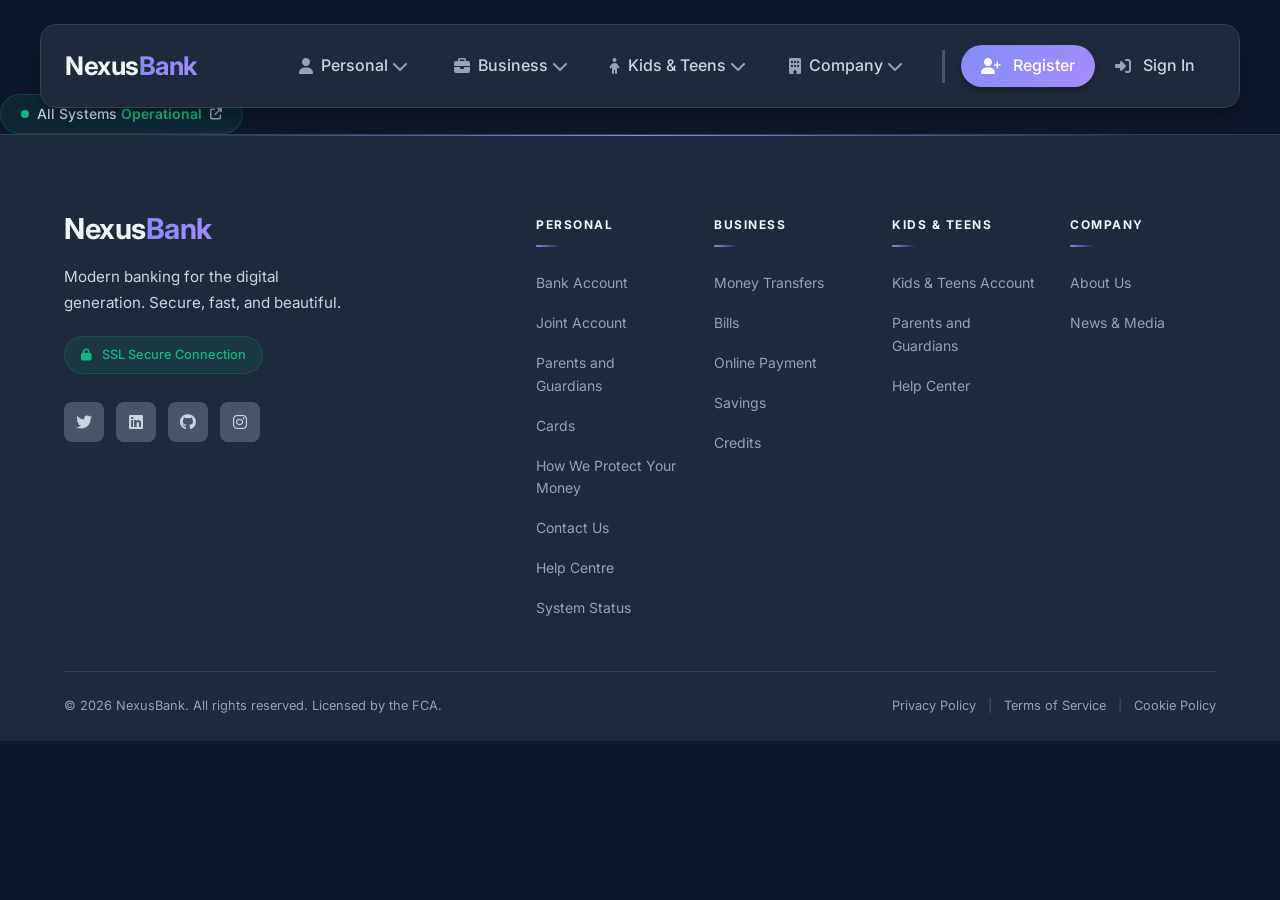
<file: help/System-Status/index.html>
<!DOCTYPE html>
<html lang="en">
<head>
    <meta charset="UTF-8">
    <meta name="viewport" content="width=device-width, initial-scale=1.0">
    <title>NexusBank | Personal Accounts</title>
    
    <!-- Font Awesome -->
    <link rel="stylesheet" href="https://cdnjs.cloudflare.com/ajax/libs/font-awesome/6.4.0/css/all.min.css">
    
    <!-- Google Fonts -->
    <link href="https://fonts.googleapis.com/css2?family=Inter:wght@300;400;500;600;700;800&display=swap" rel="stylesheet">
    
    <style>
        /* ===== CSS VARIABLES ===== */
        :root {
            --primary: #818cf8;
            --primary-dark: #6366f1;
            --secondary: #a78bfa;
            --accent: #22d3ee;
            --bg-primary: #0f172a;
            --bg-secondary: #1e293b;
            --surface: #1e293b;
            --surface-elevated: #334155;
            --surface-hover: #475569;
            --text-primary: #f1f5f9;
            --text-secondary: #cbd5e1;
            --text-tertiary: #94a3b8;
            --border-light: #334155;
            --border-medium: #475569;
            --success: #10b981;
            --warning: #f59e0b;
            --error: #ef4444;
            --status-operational: #10b981;
            --shadow-sm: 0 1px 2px 0 rgb(0 0 0 / 0.3);
            --shadow-md: 0 4px 6px -1px rgb(0 0 0 / 0.3);
            --shadow-lg: 0 10px 15px -3px rgb(0 0 0 / 0.3);
            --shadow-xl: 0 20px 25px -5px rgb(0 0 0 / 0.3);
            --shadow-2xl: 0 25px 50px -12px rgb(0 0 0 / 0.4);
            --radius-sm: 6px;
            --radius-md: 8px;
            --radius-lg: 12px;
            --radius-xl: 16px;
            --radius-2xl: 24px;
            --radius-3xl: 32px;
            --radius-full: 9999px;
            --space-xs: 4px;
            --space-sm: 8px;
            --space-md: 16px;
            --space-lg: 24px;
            --space-xl: 32px;
            --space-2xl: 48px;
            --transition-fast: 150ms cubic-bezier(0.4, 0, 0.2, 1);
            --transition-normal: 250ms cubic-bezier(0.4, 0, 0.2, 1);
            --transition-bounce: all 0.3s cubic-bezier(0.175, 0.885, 0.32, 1.275);
            --font-body: 'Inter', -apple-system, BlinkMacSystemFont, 'Segoe UI', Roboto, sans-serif;
            --status-degraded: #f59e0b;
--status-outage: #ef4444;
--status-maintenance: #6366f1;
        }

        * {
            margin: 0;
            padding: 0;
            box-sizing: border-box;
        }

        body {
            font-family: var(--font-body);
            background-color: var(--bg-primary);
            color: var(--text-primary);
            line-height: 1.6;
            padding-top: 94px;
            overflow-x: hidden;
        }

        /* Focus indicators for keyboard users */
        :focus-visible {
            outline: 2px solid var(--primary);
            outline-offset: 2px;
            border-radius: var(--radius-sm);
        }

        /* ===== FLOATING NAVIGATION ===== */
        .floating-nav {
            position: fixed;
            top: var(--space-lg);
            left: 50%;
            transform: translateX(-50%);
            width: calc(100% - 2rem);
            max-width: 1200px;
            background: var(--surface);
            backdrop-filter: blur(10px);
            border: 1px solid var(--border-light);
            border-radius: var(--radius-xl);
            padding: 0 var(--space-lg);
            z-index: 1000;
            box-shadow: var(--shadow-lg);
            display: flex;
            align-items: center;
            justify-content: space-between;
            height: 84px;
        }

        .floating-nav .container {
            display: flex;
            align-items: center;
            justify-content: space-between;
            width: 100%;
            height: 100%;
            padding: 0;
            max-width: 1200px;
            margin: 0 auto;
        }

        .nav-brand {
            font-size: 1.6rem;
            font-weight: 700;
            color: var(--text-primary);
            letter-spacing: -0.5px;
            text-decoration: none;
            flex-shrink: 0;
            line-height: 1;
        }

        .nav-brand .accent {
            background: linear-gradient(135deg, var(--primary), var(--secondary));
            -webkit-background-clip: text;
            -webkit-text-fill-color: transparent;
            background-clip: text;
        }

        .nav-row {
            display: flex;
            align-items: center;
            gap: var(--space-xs);
            margin-left: auto;
            flex-wrap: nowrap;
        }

        .nav-item {
            display: flex;
            align-items: center;
            gap: 0.5rem;
            padding: 0.6rem 1.2rem;
            font-size: 1rem;
            font-family: var(--font-body);
            border-radius: 40px;
            transition: var(--transition-bounce);
            position: relative;
            text-decoration: none;
            color: var(--text-secondary);
            font-weight: 500;
            border: none;
            background: none;
            cursor: pointer;
            white-space: nowrap;
        }

        /* Fix for Issue #1: Button styling to match links */
        button.nav-item {
            font-family: var(--font-body);
            font-size: 1rem;
            font-weight: 500;
            line-height: 1.6;
            cursor: pointer;
            -webkit-appearance: none;
            -moz-appearance: none;
            appearance: none;
        }

        button.nav-item:focus {
            outline: none;
        }

        button.nav-item:focus-visible {
            outline: 2px solid var(--primary);
            outline-offset: 2px;
            border-radius: var(--radius-full);
        }

        button.nav-item.btn-primary {
            background: linear-gradient(135deg, var(--primary), var(--secondary));
        }

        .nav-item i {
            font-size: 1rem;
            transition: transform 0.2s ease;
            color: var(--text-tertiary);
        }

        .nav-item:hover {
            background: var(--surface-hover);
            transform: scale(1.05);
            color: var(--primary);
        }

        .nav-item:active {
            transform: scale(0.97);
            transition: transform 0.05s ease;
        }

        .nav-item:hover i {
            transform: translateY(-1px);
        }

        .nav-item.btn-primary {
            background: linear-gradient(135deg, var(--primary), var(--secondary));
            color: white;
            box-shadow: var(--shadow-md);
            padding: 0.5rem 1.25rem;
        }

        .nav-item.btn-primary i {
            color: white;
        }

        .nav-item.btn-primary:hover {
            transform: translateY(-1px);
            box-shadow: var(--shadow-lg);
        }

        .nav-item.btn-primary:active {
            transform: translateY(0);
            box-shadow: var(--shadow-sm);
        }

        .nav-item.btn-ghost {
            background: transparent;
            padding: 0.5rem 1.25rem;
        }

        .nav-item.btn-ghost:hover {
            background: var(--surface-hover);
            color: var(--primary);
        }

        .nav-item.btn-ghost:active {
            transform: scale(0.97);
        }

        .nav-spacer {
            width: 3px;
            height: 33px;
            background: var(--border-medium);
            margin: 0 var(--space-md);
            flex-shrink: 0;
        }

        .mobile-menu-btn {
            display: none;
            background: none;
            border: none;
            color: var(--text-secondary);
            font-size: 1.25rem;
            cursor: pointer;
            width: 44px;
            height: 44px;
            align-items: center;
            justify-content: center;
            margin-left: var(--space-sm);
            border-radius: var(--radius-md);
            transition: background var(--transition-fast);
        }

        .mobile-menu-btn:hover {
            background: var(--surface-hover);
        }

        .mobile-menu-btn:active {
            transform: scale(0.95);
        }

        /* ===== DROPDOWN MENU STYLES ===== */
        .nav-dropdown {
            position: relative;
        }

        .dropdown-toggle {
            display: flex;
            align-items: center;
            gap: var(--space-xs);
            cursor: pointer;
            text-decoration: none;
        }

        .dropdown-arrow {
            font-size: 0.75rem;
            transition: transform var(--transition-fast);
            color: var(--text-tertiary);
        }

        .nav-dropdown:hover .dropdown-arrow {
            transform: rotate(180deg);
            color: var(--primary);
        }

        .dropdown-menu {
            position: absolute;
            top: 100%;
            left: 50%;
            transform: translateX(-50%) translateY(10px);
            background: var(--surface);
            border: 1px solid var(--border-light);
            border-radius: var(--radius-xl);
            padding: var(--space-xl);
            box-shadow: var(--shadow-2xl);
            opacity: 0;
            visibility: hidden;
            transition: all var(--transition-normal);
            z-index: 1000;
            backdrop-filter: blur(10px);
            margin-top: var(--space-sm);
        }

        .nav-dropdown:hover .dropdown-menu {
            opacity: 1;
            visibility: visible;
            transform: translateX(-50%) translateY(0);
        }

        /* Personal Menu Positioning - FIXED */
        .personal-menu {
            min-width: min(1000px, 85vw);
            max-width: 1200px;
            left: 175%;
            transform: translateX(calc(-50% + 80px)) translateY(10px);
        }

        .nav-dropdown:hover .personal-menu {
            transform: translateX(calc(-50% + 80px)) translateY(0);
        }

        /* Business Menu Positioning - FIXED */
        .business-menu {
            min-width: min(1000px, 85vw);
            max-width: 1200px;
            left: 90%;
            transform: translateX(calc(-50% + 120px)) translateY(10px);
        }

        .nav-dropdown:hover .business-menu {
            transform: translateX(calc(-50% + 120px)) translateY(0);
        }

        /* Kids Menu Positioning */
        .kids-menu {
            min-width: min(500px, 90vw);
            left: 50%;
            transform: translateX(-50%) translateY(10px);
        }

        .nav-dropdown:hover .kids-menu {
            transform: translateX(-50%) translateY(0);
        }

        /* Company Menu Positioning */
        .company-menu {
            min-width: min(700px, 85vw);
            left: 50%;
            transform: translateX(calc(-50% + 40px)) translateY(10px);
        }

        .nav-dropdown:hover .company-menu {
            transform: translateX(calc(-50% + 40px)) translateY(0);
        }

        .dropdown-grid {
            display: grid;
            grid-template-columns: repeat(6, 1fr);
            gap: var(--space-lg);
        }

        .business-menu .dropdown-grid {
            grid-template-columns: repeat(6, 1fr);
        }

        .company-menu .dropdown-grid.two-columns {
            grid-template-columns: repeat(3, 1fr);
        }

        .dropdown-col {
            min-width: 0;
        }

        .dropdown-section-header {
            display: flex;
            align-items: center;
            gap: var(--space-xs);
            color: var(--text-tertiary);
            font-size: 0.75rem;
            font-weight: 600;
            text-transform: uppercase;
            letter-spacing: 0.5px;
            margin-bottom: var(--space-md);
            padding-bottom: var(--space-xs);
            border-bottom: 1px solid var(--border-light);
            cursor: default;
            pointer-events: none;
        }

        .dropdown-link {
            display: flex;
            align-items: center;
            gap: var(--space-sm);
            padding: var(--space-sm) var(--space-md);
            color: var(--text-secondary);
            text-decoration: none;
            font-size: 0.9rem;
            border-radius: var(--radius-md);
            transition: all var(--transition-fast);
            margin-bottom: 2px;
            cursor: pointer;
        }

        .dropdown-link:hover {
            background: var(--surface-hover);
            transform: translateX(5px);
            color: var(--text-primary);
        }

        .dropdown-link:active {
            transform: scale(0.98);
            background: var(--surface-elevated);
        }

        /* Kids Menu Cards */
        .kids-grid {
            display: grid;
            grid-template-columns: repeat(3, 1fr);
            gap: var(--space-md);
        }

        .kids-card {
            background: rgba(129, 140, 248, 0.05);
            border-radius: var(--radius-lg);
            padding: var(--space-md);
            text-align: center;
            text-decoration: none;
            display: block;
            transition: all 0.3s ease;
            border: 1px solid rgba(129, 140, 248, 0.2);
            cursor: pointer;
        }

        .kids-card:hover {
            background: rgba(129, 140, 248, 0.12);
            border-color: rgba(129, 140, 248, 0.5);
            transform: translateY(-2px);
        }

        .kids-card:active {
            transform: translateY(0);
            background: rgba(129, 140, 248, 0.2);
        }

        .kids-icon {
            width: 48px;
            height: 48px;
            background: linear-gradient(135deg, var(--primary), var(--secondary));
            border-radius: var(--radius-md);
            display: flex;
            align-items: center;
            justify-content: center;
            margin: 0 auto 12px auto;
        }

        .kids-icon i {
            font-size: 1.5rem;
            color: white;
        }

        .kids-title {
            font-weight: 600;
            font-size: 0.9rem;
            color: var(--text-primary);
            margin-bottom: 4px;
        }

        .kids-desc {
            font-size: 0.75rem;
            color: var(--text-tertiary);
            line-height: 1.3;
        }

        /* Plan Links */
        .plans-col {
            background: rgba(99, 102, 241, 0.1);
            border-radius: var(--radius-lg);
            padding: var(--space-md);
        }

        .plan-link {
            display: flex;
            align-items: center;
            justify-content: space-between;
            padding: var(--space-sm) var(--space-md);
            color: var(--text-secondary);
            text-decoration: none;
            border-radius: var(--radius-md);
            transition: all var(--transition-fast);
            margin-bottom: 2px;
            cursor: pointer;
        }

        .plan-link:hover {
            background: var(--surface-hover);
            transform: translateX(5px);
            color: var(--text-primary);
        }

        .plan-link:active {
            transform: scale(0.98);
        }

        .plan-name {
            font-weight: 500;
            font-size: 0.9rem;
        }

        .plan-price {
            font-size: 0.8rem;
            color: var(--text-tertiary);
            background: var(--surface);
            padding: 2px 8px;
            border-radius: var(--radius-full);
        }

        .mt-2 { margin-top: 8px; }
        .mt-3 { margin-top: 16px; }

        /* ===== MOBILE MENU STYLES ===== */
        .mobile-nav {
            display: none;
        }
        
        .mobile-menu-panel {
            display: none;
        }
        
        .mobile-tabs-container {
            padding: var(--space-md) var(--space-md) 0 var(--space-md);
            border-bottom: 1px solid var(--border-light);
            overflow-x: auto;
            overflow-y: hidden;
            white-space: nowrap;
            -webkit-overflow-scrolling: touch;
            scrollbar-width: none;
            -ms-overflow-style: none;
            flex-shrink: 0;
        }
        
        .mobile-tabs-container::-webkit-scrollbar {
            display: none;
        }
        
        .mobile-tabs {
            display: flex;
            flex-wrap: nowrap;
            gap: var(--space-sm);
            padding-bottom: var(--space-sm);
            min-width: min-content;
        }
        
        .mobile-tab {
            display: inline-flex;
            align-items: center;
            gap: var(--space-sm);
            padding: 0.75rem 1.25rem;
            background: transparent;
            border: none;
            color: var(--text-tertiary);
            font-weight: 500;
            font-size: 1rem;
            border-radius: var(--radius-full);
            cursor: pointer;
            transition: all var(--transition-fast);
            white-space: nowrap;
            border: 1px solid transparent;
            flex-shrink: 0;
        }
        
        .mobile-tab i {
            font-size: 1.1rem;
        }
        
        .mobile-tab.active {
            background: rgba(129, 140, 248, 0.15);
            color: var(--primary);
            border-color: rgba(129, 140, 248, 0.3);
        }
        
        .mobile-content-area {
            flex: 1;
            overflow-y: auto;
            padding: var(--space-lg) var(--space-md);
            -webkit-overflow-scrolling: touch;
        }
        
        .mobile-menu-section {
            display: none;
        }
        
        .mobile-menu-section.active {
            display: block;
        }
        
        .mobile-menu-list {
            list-style: none;
            margin: 0;
            padding: 0;
        }
        
        .mobile-menu-item {
            display: flex;
            align-items: center;
            padding: var(--space-md) 0;
            color: var(--text-primary);
            text-decoration: none;
            border-bottom: 1px solid var(--border-light);
            font-size: 1rem;
            transition: all var(--transition-fast);
            cursor: pointer;
        }
        
        .mobile-menu-item.has-children {
            justify-content: space-between;
        }
        
        .mobile-menu-item.has-children .arrow {
            color: var(--text-tertiary);
            font-size: 0.8rem;
            transition: transform var(--transition-fast);
        }
        
        .mobile-menu-item.has-children.open .arrow {
            transform: rotate(180deg);
        }
        
        .mobile-submenu {
            list-style: none;
            margin: 0 0 0 var(--space-lg);
            padding: 0;
            display: none;
        }
        
        .mobile-submenu.open {
            display: block;
        }
        
        .mobile-submenu .mobile-menu-item {
            padding: var(--space-sm) 0;
            border-bottom: none;
            color: var(--text-secondary);
            font-size: 0.95rem;
        }
        
        .mobile-menu-footer {
            padding: var(--space-lg) var(--space-md);
            border-top: 1px solid var(--border-light);
            background: var(--bg-secondary);
            display: flex;
            gap: var(--space-md);
            flex-shrink: 0;
        }
        
        .mobile-btn {
            flex: 1;
            padding: var(--space-md);
            border-radius: var(--radius-full);
            font-weight: 600;
            text-align: center;
            text-decoration: none;
            transition: all var(--transition-fast);
            border: none;
            cursor: pointer;
            font-size: 1rem;
        }
        
        .mobile-btn-login {
            background: transparent;
            color: var(--text-primary);
            border: 1px solid var(--border-medium);
        }
        
        .mobile-btn-login:hover,
        .mobile-btn-login:active {
            background: var(--surface-hover);
        }
        
        .mobile-btn-signup {
            background: linear-gradient(135deg, var(--primary), var(--secondary));
            color: white;
        }
        
        .mobile-btn-signup:hover,
        .mobile-btn-signup:active {
            opacity: 0.9;
            transform: scale(0.98);
        }
        
        body.menu-open {
            overflow: hidden;
        }

        /* Loading state for buttons */
        .btn-primary.loading,
        .btn-ghost.loading {
            position: relative;
            pointer-events: none;
            opacity: 0.7;
        }

        .btn-primary.loading::after,
        .btn-ghost.loading::after {
            content: '';
            position: absolute;
            width: 16px;
            height: 16px;
            top: 50%;
            right: 12px;
            transform: translateY(-50%);
            border: 2px solid white;
            border-top-color: transparent;
            border-radius: 50%;
            animation: spin 0.6s linear infinite;
        }

        /* Screen reader only class */
        .sr-only {
            position: absolute;
            width: 1px;
            height: 1px;
            padding: 0;
            margin: -1px;
            overflow: hidden;
            clip: rect(0, 0, 0, 0);
            white-space: nowrap;
            border-width: 0;
        }

        /* Page Content */
        .page-content {
            max-width: 1200px;
            margin: 0 auto;
            padding: 60px 24px;
            text-align: center;
        }

        h1 {
            font-size: 3rem;
            margin-bottom: 16px;
            background: linear-gradient(135deg, var(--primary), var(--accent));
            -webkit-background-clip: text;
            -webkit-text-fill-color: transparent;
            font-weight: 700;
        }

        p {
            color: var(--text-secondary);
            font-size: 1.1rem;
        }

        /* Drag and Drop Styles */
        .dropdown-link[draggable="true"]:active, 
        .plan-link[draggable="true"]:active,
        .kids-card[draggable="true"]:active {
            cursor: grabbing;
        }
        
        .drag-over {
            background: rgba(129, 140, 248, 0.3);
            transform: scale(1.02);
        }
        
        .button-updated {
            animation: pulse 0.3s ease;
        }
        
        @keyframes pulse {
            0% { transform: scale(1); }
            50% { transform: scale(1.05); background: var(--primary); color: white; }
            100% { transform: scale(1); }
        }

        /* Lazy loading animation */
        .dropdown-menu {
            transition: opacity 0.3s ease, visibility 0.3s ease, transform 0.3s ease;
        }

        .dropdown-menu.loading {
            position: relative;
            min-height: 200px;
        }

        .dropdown-menu.loading::after {
            content: '';
            position: absolute;
            top: 50%;
            left: 50%;
            width: 40px;
            height: 40px;
            margin: -20px 0 0 -20px;
            border: 3px solid var(--border-light);
            border-top-color: var(--primary);
            border-radius: 50%;
            animation: spin 0.6s linear infinite;
        }

        @keyframes fadeIn {
            from { opacity: 0; transform: translateY(-10px); }
            to { opacity: 1; transform: translateY(0); }
        }

        @keyframes spin {
            to { transform: rotate(360deg); }
        }

     
/* ===== DEFAULT (FULL SIZE) - Icons + Text ===== */
.nav-item i {
    margin-right: var(--space-xs);
}

/* ===== MEDIUM SIZE - Text Only, Hide Icons ===== */
/* ===== DEFAULT (FULL SIZE) - Above 1150px: Icons + Text ===== */
/* This is the default state - no media query needed */

/* ===== MEDIUM SIZE - 901px to 1150px: Text Only, Hide Icons ===== */
@media (max-width: 1150px) and (min-width: 901px) {
    .nav-item i {
        display: none !important;
    }
    
    .nav-item span {
        display: inline-block !important;
    }
    
    .nav-item.btn-primary i {
        display: none !important;
    }
    
    .nav-item.btn-primary span {
        display: inline-block !important;
    }
    
    /* Dropdown positioning for medium screens */
    .nav-dropdown .dropdown-menu {
        min-width: 70vw;
        max-width: 85vw;
        left: auto !important;
        right: 0 !important;
        transform: translateY(10px) !important;
        max-height: 80vh;
        overflow-y: auto;
        overflow-x: hidden;
    }
    
    .nav-dropdown:hover .dropdown-menu {
        transform: translateY(0) !important;
    }
    
    .personal-menu,
    .business-menu,
    .company-menu,
    .kids-menu {
        left: auto !important;
        right: 0 !important;
        transform: translateY(10px) !important;
        min-width: 300px !important;
        max-width: 400px !important;
    }
    
    .nav-dropdown:hover .personal-menu,
    .nav-dropdown:hover .business-menu,
    .nav-dropdown:hover .company-menu,
    .nav-dropdown:hover .kids-menu {
        transform: translateY(0) !important;
    }
    
    .nav-dropdown .dropdown-grid {
        grid-template-columns: 1fr !important;
        gap: var(--space-md);
    }
    
    .business-menu .dropdown-grid {
        grid-template-columns: 1fr !important;
    }
    
    .dropdown-menu {
        overflow-x: hidden !important;
    }
    
    .dropdown-menu * {
        max-width: 100%;
    }
    
    .nav-row {
        overflow: visible !important;
    }
    
    .floating-nav {
        overflow: visible !important;
    }
}

@media (max-width: 900px) {
    /* Fix icon centering */
    .nav-item {
        display: flex !important;
        align-items: center !important;
        justify-content: center !important;
        padding: 0 !important;
        margin: 0 !important;
        aspect-ratio: 1 / 1;
    }
    
    .nav-item i {
        display: inline-block !important;
        font-size: 1.35rem !important; /* Slightly smaller than 1.5rem */
        margin: 0 !important;
        line-height: 1;
    }
    
    .nav-item span {
        display: none !important;
    }
    
    .nav-item.btn-primary {
        padding: 0 !important;
    }
    
    .nav-item.btn-primary i {
        display: inline-block !important;
        font-size: 1.35rem !important; /* Slightly smaller than 1.5rem */
        margin: 0 !important;
    }
    
    .nav-item.btn-primary span {
        display: none !important;
    }
    
    /* ===== LOGO LEFT + ICONS EDGE-TO-EDGE WITH SPACING ===== */
    .floating-nav .container {
        display: flex !important;
        align-items: center !important;
        justify-content: flex-start !important;
        width: 100% !important;
    }
    
    /* Logo stays on far left with right margin for spacing */
    .nav-brand {
        flex-shrink: 0 !important;
        margin-right: 2rem !important;
    }
    
    /* Nav menu takes remaining space and fills to right edge */
    .nav-menu {
        flex: 1 !important;
        display: flex !important;
        justify-content: flex-end !important;
    }
    
    /* Nav list spans full width with space-between */
    .nav-menu ul,
    .nav-list,
    .nav-row {
        display: flex !important;
        justify-content: space-between !important;
        width: 100% !important;
        margin: 0 !important;
        padding: 0 !important;
        gap: 0 !important;
    }
    
    /* List items */
    .nav-menu li,
    .nav-list li {
        margin: 0 !important;
        padding: 0 !important;
    }
    
    /* Override any existing nav-row margins */
    .nav-row {
        margin-left: 0 !important;
    }
}



/* ===== SMALL SIZE - 900px and below: Icons Only, Hide Text ===== */
@media (max-width: 900px) and (min-width: 769px) {
    .nav-item i {
        display: inline-block !important;
        font-size: 1.125rem;
        margin-right: 0 !important;
    }
    
    .nav-item span {
        display: none !important;
    }
    
    .nav-item.btn-primary i {
        display: inline-block !important;
        margin: 0 !important;
    }
    
    .nav-item.btn-primary span {
        display: none !important;
    }
    
    /* FIX: Make dropdowns behave exactly like medium screens - single column */
    .nav-dropdown {
        position: relative !important;
    }
    
    .nav-dropdown .dropdown-menu {
        min-width: 300px !important;
        max-width: 400px !important;
        left: 0 !important;
        right: auto !important;
        transform: translateY(10px) !important;
        max-height: 80vh;
        overflow-y: auto;
        overflow-x: hidden;
        padding: var(--space-lg) !important;
    }
    
    .nav-dropdown:hover .dropdown-menu {
        transform: translateY(0) !important;
    }
    
    .personal-menu,
    .business-menu,
    .company-menu,
    .kids-menu {
        left: 0 !important;
        right: auto !important;
        transform: translateY(10px) !important;
        min-width: 300px !important;
        max-width: 400px !important;
    }
    
    .nav-dropdown:hover .personal-menu,
    .nav-dropdown:hover .business-menu,
    .nav-dropdown:hover .company-menu,
    .nav-dropdown:hover .kids-menu {
        transform: translateY(0) !important;
    }
    
    /* SINGLE COLUMN GRID - Same as medium screens */
    .nav-dropdown .dropdown-grid {
        grid-template-columns: 1fr !important;
        gap: var(--space-md);
    }
    
    .business-menu .dropdown-grid {
        grid-template-columns: 1fr !important;
    }
    
    .company-menu .dropdown-grid.two-columns {
        grid-template-columns: 1fr !important;
    }
    
    /* Kids menu also single column */
    .kids-grid {
        grid-template-columns: 1fr !important;
    }
    
    .dropdown-menu {
        overflow-x: hidden !important;
    }
    
    .dropdown-menu * {
        max-width: 100%;
    }
    
    .nav-row {
        overflow: visible !important;
    }
    
    .floating-nav {
        overflow: visible !important;
    }
    
    /* Hide section headers that might be empty or redundant */
    .dropdown-section-header {
        font-size: 0.7rem !important;
        padding-bottom: var(--space-xs) !important;
        margin-bottom: var(--space-sm) !important;
    }
    
    /* Make dropdown links more compact */
    .dropdown-link,
    .plan-link {
        padding: var(--space-sm) var(--space-md) !important;
        font-size: 0.9rem !important;
    }
    
    /* Plans column styling */
    .plans-col {
        background: rgba(99, 102, 241, 0.1);
        border-radius: var(--radius-lg);
        padding: var(--space-md);
        margin-top: var(--space-md);
    }
    
    /* Active state for click-based dropdown toggle */
    .nav-dropdown.active .dropdown-menu {
        opacity: 1 !important;
        visibility: visible !important;
        pointer-events: auto !important;
        transform: translateY(0) !important;
    }
    
    .nav-dropdown.active .dropdown-toggle {
        background: var(--surface-hover) !important;
        color: var(--primary) !important;
    }
    
    /* Prevent hover from interfering on touch devices */
    @media (hover: none) and (pointer: coarse) {
        .nav-dropdown:hover .dropdown-menu {
            opacity: 0 !important;
            visibility: hidden !important;
            pointer-events: none !important;
        }
        
        .nav-dropdown.active .dropdown-menu,
        .nav-dropdown.active:hover .dropdown-menu {
            opacity: 1 !important;
            visibility: visible !important;
            pointer-events: auto !important;
            transform: translateY(0) !important;
        }
    }
}

/* ===== EXTRA SMALL - 800px and below: Keep Icons Only ===== */
@media (max-width: 800px) {
    .nav-dropdown .dropdown-menu {
        min-width: 260px;
        max-width: calc(100vw - 24px);
        max-height: 70vh;
        padding: var(--space-md);
    }
    
    .dropdown-link,
    .plan-link {
        padding: var(--space-xs) var(--space-sm);
    }
    
    .plan-name {
        font-size: 0.8rem;
    }
    
    .plan-price {
        font-size: 0.7rem;
    }
    
    .dropdown-section-header {
        font-size: 0.65rem;
    }
    
    .kids-grid {
        grid-template-columns: repeat(auto-fit, minmax(140px, 1fr));
    }
    
    .kids-card {
        white-space: normal;
        word-break: break-word;
    }
    
    .dropdown-menu * {
        max-width: 100%;
        box-sizing: border-box;
    }
}

/* ===== MOBILE MENU - 768px and below ===== */
@media (max-width: 768px) {
    .floating-nav {
        display: none;
    }

    .mobile-nav {
        position: fixed;
        top: 0;
        left: 0;
        right: 0;
        background: var(--surface);
        backdrop-filter: blur(10px);
        border-bottom: 1px solid var(--border-light);
        padding: var(--space-md) var(--space-lg);
        z-index: 1000;
        display: flex;
        align-items: center;
        justify-content: space-between;
        height: 70px;
        box-sizing: border-box;
    }

    .mobile-nav .nav-brand {
        font-size: 1.5rem;
        white-space: nowrap;
        overflow: hidden;
        text-overflow: ellipsis;
        max-width: 70%;
    }

    .mobile-menu-btn {
        display: flex;
        align-items: center;
        justify-content: center;
        width: 44px;
        height: 44px;
        background: transparent;
        border: none;
        color: var(--text-secondary);
        font-size: 1.5rem;
        cursor: pointer;
        border-radius: var(--radius-md);
        transition: background var(--transition-fast);
        flex-shrink: 0;
    }

    .mobile-menu-btn:hover {
        background: var(--surface-hover);
    }

    .mobile-menu-btn:active {
        transform: scale(0.95);
    }

    .mobile-menu-panel {
        position: fixed;
        top: 70px;
        left: 0;
        right: 0;
        bottom: 0;
        background: var(--bg-secondary);
        z-index: 999;
        display: none;
        flex-direction: column;
        overflow: hidden;
        border-top: 1px solid var(--border-light);
        max-width: 100vw;
        box-sizing: border-box;
    }

    .mobile-menu-panel.active {
        display: flex;
    }

    .mobile-tabs-container {
        padding: var(--space-md) var(--space-sm) 0 var(--space-sm);
        border-bottom: 1px solid var(--border-light);
        overflow-x: auto;
        overflow-y: hidden;
        white-space: nowrap;
        -webkit-overflow-scrolling: touch;
        scrollbar-width: none;
        -ms-overflow-style: none;
        flex-shrink: 0;
    }

    .mobile-tabs-container::-webkit-scrollbar {
        display: none;
    }

    .mobile-tabs {
        display: flex;
        flex-wrap: nowrap;
        gap: var(--space-xs);
        padding-bottom: var(--space-sm);
        min-width: min-content;
    }

    .mobile-tab {
        display: inline-flex;
        align-items: center;
        gap: var(--space-sm);
        padding: 0.75rem 1.25rem;
        background: transparent;
        border: none;
        color: var(--text-tertiary);
        font-weight: 500;
        font-size: 1rem;
        border-radius: var(--radius-full);
        cursor: pointer;
        transition: all var(--transition-fast);
        white-space: nowrap;
        border: 1px solid transparent;
        flex-shrink: 0;
        min-height: 44px;
    }

    .mobile-tab i {
        font-size: 1.1rem;
        pointer-events: none;
    }

    .mobile-tab.active {
        background: rgba(129, 140, 248, 0.15);
        color: var(--primary);
        border-color: rgba(129, 140, 248, 0.3);
    }

    .mobile-content-area {
        flex: 1;
        overflow-y: auto;
        overflow-x: hidden;
        padding: var(--space-lg) var(--space-md);
        -webkit-overflow-scrolling: touch;
        max-width: 100%;
        box-sizing: border-box;
        scrollbar-width: thin;
    }

    .mobile-content-area::-webkit-scrollbar {
        width: 5px;
    }

    .mobile-content-area::-webkit-scrollbar-thumb {
        background: var(--primary);
        border-radius: var(--radius-full);
    }

    .mobile-menu-section {
        display: none;
    }

    .mobile-menu-section.active {
        display: block;
    }

    .mobile-menu-list {
        max-width: 100%;
        list-style: none;
        margin: 0;
        padding: 0;
    }

    .mobile-menu-item {
        display: flex;
        align-items: center;
        min-height: 48px;
        max-width: 100%;
        padding: var(--space-sm) 0;
        color: var(--text-primary);
        text-decoration: none;
        border-bottom: 1px solid var(--border-light);
        font-size: 1rem;
        transition: all var(--transition-fast);
        cursor: pointer;
        word-wrap: break-word;
        white-space: normal;
        box-sizing: border-box;
    }

    .mobile-menu-item.has-children {
        justify-content: space-between;
    }

    .mobile-menu-item.has-children .arrow {
        color: var(--text-tertiary);
        font-size: 0.8rem;
        transition: transform var(--transition-fast);
        flex-shrink: 0;
        margin-left: var(--space-md);
    }

    .mobile-menu-item.has-children.open .arrow {
        transform: rotate(180deg);
    }

    .mobile-submenu {
        list-style: none;
        margin: 0 0 0 var(--space-lg);
        padding: 0;
        display: none;
        max-width: 100%;
        box-sizing: border-box;
    }

    .mobile-submenu.open {
        display: block;
    }

    .mobile-submenu .mobile-menu-item {
        padding: var(--space-xs) 0;
        border-bottom: none;
        color: var(--text-secondary);
        font-size: 0.95rem;
        min-height: 40px;
    }

    .mobile-menu-footer {
        padding: var(--space-lg) var(--space-md);
        padding-bottom: max(var(--space-lg), env(safe-area-inset-bottom));
        border-top: 1px solid var(--border-light);
        background: var(--bg-secondary);
        display: flex;
        gap: var(--space-md);
        flex-shrink: 0;
        box-sizing: border-box;
    }

    .mobile-btn {
        flex: 1;
        padding: var(--space-md) var(--space-sm);
        border-radius: var(--radius-full);
        font-weight: 600;
        text-align: center;
        text-decoration: none;
        transition: all var(--transition-fast);
        border: none;
        cursor: pointer;
        font-size: 1rem;
        min-height: 48px;
        display: flex;
        align-items: center;
        justify-content: center;
        white-space: nowrap;
        overflow: hidden;
        text-overflow: ellipsis;
        box-sizing: border-box;
    }

    .mobile-btn-login {
        background: transparent;
        color: var(--text-primary);
        border: 1px solid var(--border-medium);
    }

    .mobile-btn-login:hover,
    .mobile-btn-login:active {
        background: var(--surface-hover);
    }

    .mobile-btn-signup {
        background: linear-gradient(135deg, var(--primary), var(--secondary));
        color: white;
    }

    .mobile-btn-signup:hover,
    .mobile-btn-signup:active {
        opacity: 0.9;
        transform: scale(0.98);
    }

    body {
        padding-top: 70px;
        overflow-x: hidden;
    }

    body.menu-open {
        overflow: hidden;
    }

    .page-content {
        padding-top: 90px;
        padding-left: var(--space-md);
        padding-right: var(--space-md);
        overflow-x: hidden;
        box-sizing: border-box;
    }

    h1 {
        font-size: 2.5rem;
        word-wrap: break-word;
    }

    * {
        max-width: 100%;
    }
}

/* ===== VERY SMALL - 375px and below ===== */
@media (max-width: 375px) {
    .mobile-tab {
        padding: 0.5rem 0.75rem;
        font-size: 0.8rem;
        gap: 0.4rem;
    }

    .mobile-tab i {
        font-size: 0.85rem;
    }

    .mobile-menu-item {
        font-size: 0.9rem;
        min-height: 44px;
        padding: var(--space-xs) 0;
    }

    .mobile-submenu .mobile-menu-item {
        font-size: 0.85rem;
    }

    .mobile-btn {
        font-size: 0.8rem;
        padding: 10px var(--space-xs);
        min-height: 44px;
        white-space: nowrap;
        overflow: hidden;
        text-overflow: ellipsis;
    }

    .mobile-nav .nav-brand {
        font-size: 1.25rem;
        max-width: 65%;
    }

    .mobile-content-area {
        padding: var(--space-md) var(--space-sm);
    }

    .mobile-submenu {
        margin-left: var(--space-md);
    }

    .mobile-tabs-container {
        padding: var(--space-sm) var(--space-xs) 0 var(--space-xs);
    }

    .mobile-menu-footer {
        padding: var(--space-md) var(--space-sm);
        padding-bottom: max(var(--space-md), env(safe-area-inset-bottom));
        gap: var(--space-sm);
    }

    h1 {
        font-size: 2rem;
    }

    .mobile-menu-panel,
    .mobile-content-area,
    .mobile-menu-list,
    .mobile-submenu {
        max-width: 100vw;
        overflow-x: hidden;
    }

    .mobile-menu-item span,
    .mobile-menu-item {
        word-break: break-word;
    }

    .mobile-menu-btn {
        width: 40px;
        height: 40px;
        font-size: 1.3rem;
    }
}

/* ===== HOVER FALLBACK ===== */
@media (hover: hover) {
    .nav-dropdown:hover .dropdown-menu {
        opacity: 1 !important;
        visibility: visible !important;
    }

    @media (max-width: 1150px) and (min-width: 901px) {
        .nav-dropdown:hover .dropdown-menu,
        .nav-dropdown:hover .personal-menu,
        .nav-dropdown:hover .business-menu,
        .nav-dropdown:hover .company-menu,
        .nav-dropdown:hover .kids-menu {
            transform: translateY(0) !important;
        }
    }

    @media (max-width: 900px) {
        .nav-dropdown:hover .dropdown-menu,
        .nav-dropdown:hover .personal-menu,
        .nav-dropdown:hover .business-menu,
        .nav-dropdown:hover .company-menu,
        .nav-dropdown:hover .kids-menu {
            transform: translateY(0) !important;
        }
    }

    @media (min-width: 1151px) {
        .nav-dropdown:hover .personal-menu {
            transform: translateX(calc(-50% + 80px)) translateY(0) !important;
        }

        .nav-dropdown:hover .business-menu {
            transform: translateX(calc(-50% + 120px)) translateY(0) !important;
        }

        .nav-dropdown:hover .kids-menu {
            transform: translateX(-50%) translateY(0) !important;
        }

        .nav-dropdown:hover .company-menu {
            transform: translateX(calc(-50% + 40px)) translateY(0) !important;
        }
    }
}
         
/* ===== SMALL SIZE - 900px and below: Icons Only, Hide Text ===== */
@media (max-width: 900px) and (min-width: 769px) {
    /* Fix icon centering */
    .nav-item {
        display: flex !important;
        align-items: center !important;
        justify-content: center !important;
        padding: 0.6rem !important;
        aspect-ratio: 1 / 1;
    }
    
    .nav-item i {
        display: inline-block !important;
        font-size: 1.125rem;
        margin: 0 !important;
        line-height: 1;
    }
    
    .nav-item span {
        display: none !important;
    }
    
    .nav-item.btn-primary {
        padding: 0.6rem !important;
    }
    
    .nav-item.btn-primary i {
        display: inline-block !important;
        margin: 0 !important;
    }
    
    .nav-item.btn-primary span {
        display: none !important;
    }
    
    /* Keep the rest of your existing styles for this breakpoint... */
    /* (dropdown positioning, grid layouts, tooltips, etc.) */
}

/* Extra small screens - smaller tooltips */
@media (max-width: 800px) and (min-width: 769px) {
    .nav-item::after {
        font-size: 0.7rem;
        padding: 4px 8px;
        bottom: -36px;
    }
}

@media (max-width: 768px) {
    .bank-hero {
        padding: 2rem 0;
    }
    
    .trust-badges {
        flex-direction: column;
        gap: 1.5rem;
        align-items: flex-start;
        max-width: 300px;
        margin: 0 auto;
    }
    
    .features-grid-2col {
        grid-template-columns: 1fr;
    }
    
    .section-label h2 {
        font-size: 2rem;
    }
}



/* Responsive Design */
@media (max-width: 968px) {
    .joint-hero-section {
        flex-direction: column;
        text-align: center;
        gap: 40px;
        padding: 60px 24px 40px;
    }
    
    .joint-hero-content {
        max-width: 100%;
    }
    
    .joint-hero-title {
        font-size: 2.5rem;
    }
    
    .joint-hero-subtitle {
        font-size: 1.1rem;
    }
    
    .joint-trust-badges {
        justify-content: center;
        flex-wrap: wrap;
    }
    
    .joint-animation-container {
        min-height: 400px;
        max-width: 100%;
    }
    
    .animation-scene {
        height: 380px;
    }
    
    .user-card {
        width: 75px;
        height: 95px;
    }
}

@media (max-width: 480px) {
    .joint-hero-title {
        font-size: 2rem;
    }
    
    .joint-hero-subtitle {
        font-size: 1rem;
    }
    
    .joint-hero-cta {
        font-size: 1rem;
        padding: 14px 28px;
    }
    
    .joint-animation-container {
        min-height: 320px;
    }
    
    .animation-scene {
        height: 300px;
    }
    
    
    
    .user-card {
        width: 65px;
        height: 80px;
    }
    
    .user-avatar {
        width: 32px;
        height: 32px;
        font-size: 1rem;
    }
    
    
}

/* ===== FOOTER ===== */
.footer {
    background: var(--surface);
    border-top: 1px solid var(--border-light);
    padding: 5rem 0 0;
    flex-shrink: 0;
    margin-top: auto;
    position: relative;
}

.footer::before {
    content: '';
    position: absolute;
    top: 0;
    left: 50%;
    transform: translateX(-50%);
    width: 80%;
    max-width: 1200px;
    height: 1px;
    background: linear-gradient(90deg, transparent, var(--primary), transparent);
}

.footer .container {
    max-width: 1200px;
    margin: 0 auto;
    padding: 0 var(--space-lg);
}

.footer-grid {
    display: grid;
    grid-template-columns: 1.5fr 2.5fr;
    gap: 4rem;
    padding-bottom: 3rem;
}

.footer-brand-col {
    display: flex;
    flex-direction: column;
    gap: 1.25rem;
}

.footer-logo {
    font-size: 1.8rem;
    font-weight: 700;
    color: var(--text-primary);
    letter-spacing: -0.5px;
    text-decoration: none;
    line-height: 1;
}

.footer-logo .accent {
    background: linear-gradient(135deg, var(--primary), var(--secondary));
    -webkit-background-clip: text;
    -webkit-text-fill-color: transparent;
    background-clip: text;
}

.footer-tagline {
    color: var(--text-secondary);
    line-height: 1.7;
    font-size: 0.95rem;
    max-width: 280px;
}

.ssl-secure {
    display: flex;
    align-items: center;
    gap: 0.6rem;
    color: var(--success);
    font-size: 0.8rem;
    font-weight: 500;
    background: rgba(16, 185, 129, 0.1);
    padding: 0.5rem 1rem;
    border-radius: var(--radius-full);
    width: fit-content;
    border: 1px solid rgba(16, 185, 129, 0.2);
}

.ssl-secure i {
    font-size: 0.75rem;
}

.footer-social {
    display: flex;
    gap: 0.75rem;
    margin-top: 0.5rem;
}

.social-link {
    width: 40px;
    height: 40px;
    background: var(--surface-hover);
    border-radius: var(--radius-md);
    display: flex;
    align-items: center;
    justify-content: center;
    color: var(--text-secondary);
    transition: all 0.3s ease;
    text-decoration: none;
    border: 1px solid transparent;
}

.social-link:hover {
    background: linear-gradient(135deg, var(--primary), var(--secondary));
    color: white;
    transform: translateY(-3px);
    border-color: transparent;
    box-shadow: 0 8px 20px rgba(99, 102, 241, 0.3);
}

.footer-links-col {
    display: grid;
    grid-template-columns: repeat(4, 1fr);
    gap: 2rem;
}

.footer-column {
    display: flex;
    flex-direction: column;
    gap: 0.6rem;
}

.footer-title {
    font-weight: 700;
    font-size: 0.75rem;
    text-transform: uppercase;
    letter-spacing: 1.5px;
    margin-bottom: 0.75rem;
    color: var(--text-primary);
    font-family: var(--font-body);
    position: relative;
    padding-bottom: 0.75rem;
}

.footer-title::after {
    content: '';
    position: absolute;
    bottom: 0;
    left: 0;
    width: 24px;
    height: 2px;
    background: linear-gradient(90deg, var(--primary), transparent);
    border-radius: 2px;
}

.footer-link {
    color: var(--text-tertiary);
    text-decoration: none;
    transition: all 0.2s ease;
    font-size: 0.875rem;
    padding: 0.25rem 0;
    position: relative;
    width: fit-content;
}

.footer-link::after {
    content: '';
    position: absolute;
    bottom: 0;
    left: 0;
    width: 0;
    height: 1px;
    background: var(--primary);
    transition: width 0.3s ease;
}

.footer-link:hover {
    color: var(--primary);
    transform: translateX(4px);
}

.footer-link:hover::after {
    width: 100%;
}

.footer-bottom {
    display: flex;
    justify-content: space-between;
    align-items: center;
    padding: 1.5rem 0;
    border-top: 1px solid var(--border-light);
    flex-wrap: wrap;
    gap: 1rem;
}

.copyright {
    color: var(--text-tertiary);
    font-size: 0.8rem;
}

.footer-bottom-links {
    display: flex;
    align-items: center;
    gap: 0.75rem;
}

.footer-bottom-link {
    color: var(--text-tertiary);
    text-decoration: none;
    font-size: 0.8rem;
    transition: color 0.2s ease;
}

.footer-bottom-link:hover {
    color: var(--primary);
}

.footer-divider {
    color: var(--border-medium);
    font-size: 0.8rem;
}

/* Mobile Responsive for Footer */
@media (max-width: 1024px) {
    .footer-grid {
        grid-template-columns: 1fr;
        gap: 3rem;
    }
    
    .footer-links-col {
        grid-template-columns: repeat(2, 1fr);
        gap: 2rem;
    }
}

@media (max-width: 768px) {
    .footer {
        padding: 3rem 0 0;
    }
    
    .footer-grid {
        gap: 2.5rem;
    }
    
    .footer-links-col {
        grid-template-columns: repeat(2, 1fr);
        gap: 2rem;
    }
    
    .footer-tagline {
        max-width: 100%;
    }

    .footer-bottom {
        flex-direction: column;
        text-align: center;
        gap: 0.75rem;
    }
    
    .footer-bottom-links {
        flex-wrap: wrap;
        justify-content: center;
    }
}

@media (max-width: 480px) {
    .footer-links-col {
        grid-template-columns: 1fr 1fr;
        gap: 1.5rem;
    }
    
    .footer-column {
        gap: 0.5rem;
    }
    
    .footer-link {
        font-size: 0.8rem;
    }
}
/* ===== SYSTEM STATUS BADGE ===== */
.status-badge {
    display: inline-flex;
    align-items: center;
    gap: 0.5rem;
    background: rgba(16, 185, 129, 0.1);
    border: 1px solid rgba(16, 185, 129, 0.2);
    padding: 0.5rem 1.25rem;
    border-radius: var(--radius-full);
    text-decoration: none;
    color: var(--text-primary);
    font-weight: 500;
    font-size: 0.875rem;
    transition: all var(--transition-normal);
    cursor: pointer;
    font-family: var(--font-body);
}

.status-badge:hover {
    background: rgba(16, 185, 129, 0.15);
    transform: translateY(-1px);
    box-shadow: 0 4px 12px rgba(16, 185, 129, 0.15);
}

.status-dot {
    width: 8px;
    height: 8px;
    border-radius: 50%;
    background: var(--status-operational);
    animation: statusPulse 2s ease-in-out infinite;
    flex-shrink: 0;
}

.status-dot.degraded {
    background: var(--status-degraded);
    animation: statusPulseWarning 2s ease-in-out infinite;
}

.status-dot.outage {
    background: var(--status-outage);
    animation: statusPulseError 1.5s ease-in-out infinite;
}

.status-dot.maintenance {
    background: var(--status-maintenance);
    animation: statusPulse 2s ease-in-out infinite;
}

@keyframes statusPulse {
    0%, 100% { box-shadow: 0 0 0 0 rgba(16, 185, 129, 0.4); }
    50% { box-shadow: 0 0 0 6px rgba(16, 185, 129, 0); }
}

@keyframes statusPulseWarning {
    0%, 100% { box-shadow: 0 0 0 0 rgba(245, 158, 11, 0.4); }
    50% { box-shadow: 0 0 0 6px rgba(245, 158, 11, 0); }
}

@keyframes statusPulseError {
    0%, 100% { box-shadow: 0 0 0 0 rgba(239, 68, 68, 0.4); }
    50% { box-shadow: 0 0 0 6px rgba(239, 68, 68, 0); }
}

.status-text {
    white-space: nowrap;
    color: var(--text-secondary);
}

.status-text strong {
    color: var(--success);
    font-weight: 600;
}

.status-external-icon {
    font-size: 0.75rem;
    color: var(--text-tertiary);
    transition: transform var(--transition-fast);
}

.status-badge:hover .status-external-icon {
    transform: translate(2px, -2px);
    color: var(--primary);
}

/* ===== STATUS MODAL ===== */
.status-modal {
    position: fixed;
    inset: 0;
    background: rgba(0, 0, 0, 0.7);
    backdrop-filter: blur(4px);
    z-index: 2000;
    display: flex;
    align-items: center;
    justify-content: center;
    opacity: 0;
    visibility: hidden;
    transition: all var(--transition-normal);
    padding: var(--space-lg);
}

.status-modal.active {
    opacity: 1;
    visibility: visible;
}

.status-modal-content {
    background: var(--surface);
    border: 1px solid var(--border-light);
    border-radius: var(--radius-xl);
    width: 100%;
    max-width: 500px;
    box-shadow: var(--shadow-2xl);
    overflow: hidden;
}

.status-modal-header {
    display: flex;
    align-items: center;
    justify-content: space-between;
    padding: var(--space-lg) var(--space-xl);
    border-bottom: 1px solid var(--border-light);
}

.status-modal-title {
    display: flex;
    align-items: center;
    gap: var(--space-sm);
    font-weight: 600;
    font-size: 1.1rem;
    color: var(--text-primary);
}

.status-modal-close {
    width: 36px;
    height: 36px;
    border-radius: var(--radius-md);
    background: transparent;
    border: 1px solid var(--border-light);
    color: var(--text-secondary);
    cursor: pointer;
    display: flex;
    align-items: center;
    justify-content: center;
    transition: all var(--transition-fast);
    font-size: 1rem;
}

.status-modal-close:hover {
    background: var(--surface-hover);
    color: var(--text-primary);
}

.status-modal-body {
    padding: var(--space-xl);
    display: flex;
    flex-direction: column;
    align-items: center;
    text-align: center;
    gap: var(--space-lg);
}

.status-indicator {
    display: flex;
    flex-direction: column;
    align-items: center;
    gap: var(--space-md);
}

.status-icon {
    width: 64px;
    height: 64px;
    border-radius: 50%;
    background: rgba(16, 185, 129, 0.1);
    display: flex;
    align-items: center;
    justify-content: center;
    border: 2px solid rgba(16, 185, 129, 0.2);
}

.status-icon i {
    font-size: 1.5rem;
    color: var(--success);
}

.status-icon.degraded {
    background: rgba(245, 158, 11, 0.1);
    border-color: rgba(245, 158, 11, 0.2);
}

.status-icon.degraded i {
    color: var(--status-degraded);
}

.status-icon.outage {
    background: rgba(239, 68, 68, 0.1);
    border-color: rgba(239, 68, 68, 0.2);
}

.status-icon.outage i {
    color: var(--status-outage);
}

.status-headline {
    font-size: 1.25rem;
    font-weight: 700;
    color: var(--text-primary);
}

.status-description {
    color: var(--text-secondary);
    font-size: 0.9rem;
    line-height: 1.6;
    max-width: 400px;
}

.status-services {
    width: 100%;
    display: flex;
    flex-direction: column;
    gap: var(--space-xs);
    background: var(--bg-primary);
    border-radius: var(--radius-lg);
    padding: var(--space-md);
}

.status-service-item {
    display: flex;
    align-items: center;
    justify-content: space-between;
    padding: var(--space-sm) var(--space-md);
    border-radius: var(--radius-md);
    transition: background var(--transition-fast);
}

.status-service-item:hover {
    background: var(--surface-hover);
}

.status-service-name {
    font-size: 0.875rem;
    color: var(--text-secondary);
}

.status-service-state {
    font-size: 0.75rem;
    font-weight: 600;
    padding: 0.25rem 0.75rem;
    border-radius: var(--radius-full);
}

.status-service-state.operational {
    background: rgba(16, 185, 129, 0.1);
    color: var(--success);
}

.status-service-state.degraded {
    background: rgba(245, 158, 11, 0.1);
    color: var(--status-degraded);
}

.status-service-state.outage {
    background: rgba(239, 68, 68, 0.1);
    color: var(--status-outage);
}

.status-modal-footer {
    padding: var(--space-md) var(--space-xl);
    border-top: 1px solid var(--border-light);
    display: flex;
    justify-content: center;
    gap: var(--space-sm);
}

.status-btn-primary {
    display: inline-flex;
    align-items: center;
    gap: var(--space-sm);
    padding: 0.75rem 1.5rem;
    background: linear-gradient(135deg, var(--primary), var(--secondary));
    border: none;
    border-radius: var(--radius-full);
    color: white;
    font-weight: 600;
    font-size: 0.9rem;
    text-decoration: none;
    transition: all var(--transition-fast);
    cursor: pointer;
    font-family: var(--font-body);
}

.status-btn-primary:hover {
    transform: translateY(-1px);
    box-shadow: var(--shadow-lg);
}

.status-btn-primary:active {
    transform: translateY(0);
}

.status-btn-primary i {
    font-size: 0.85rem;
}

.last-updated {
    font-size: 0.75rem;
    color: var(--text-tertiary);
    margin-top: var(--space-sm);
}

/* ===== MOBILE STATUS STYLES ===== */
@media (max-width: 768px) {
    .status-modal {
        padding: var(--space-md);
        align-items: flex-end;
    }
    
    .status-modal-content {
        border-radius: var(--radius-xl) var(--radius-xl) 0 0;
        max-width: 100%;
    }
    
    .status-modal-header {
        padding: var(--space-md) var(--space-lg);
    }
    
    .status-modal-body {
        padding: var(--space-lg);
    }
    
    .status-badge {
        padding: 0.4rem 0.8rem;
        font-size: 0.8rem;
    }
}

@media (max-width: 480px) {
    .status-modal-body {
        padding: var(--space-md);
    }
    
    .status-modal-header {
        padding: var(--space-md);
    }
    
    .status-modal-title {
        font-size: 1rem;
    }
    
    .status-icon {
        width: 56px;
        height: 56px;
    }
    
    .status-icon i {
        font-size: 1.25rem;
    }
    
    .status-headline {
        font-size: 1.1rem;
    }
    
    .status-description {
        font-size: 0.8rem;
    }
}
</style>
</head>
<body>

   <!-- ===== DESKTOP NAVIGATION ===== -->
<nav class="floating-nav" aria-label="Desktop navigation">
    <div class="container">
        <a href="../../../index.html" class="nav-brand" aria-label="NexusBank Homepage">
            Nexus<span class="accent">Bank</span>
        </a>

        <div class="nav-row">
            <!-- Personal Dropdown -->
<div class="nav-dropdown" role="navigation" aria-label="Personal banking menu">
    <button class="nav-item dropdown-toggle" 
            type="button"
            aria-haspopup="true" 
            aria-expanded="false"
            id="personalDropdownToggle">
        <i class="fas fa-user" aria-hidden="true"></i>
        <span>Personal</span>
        <i class="fas fa-chevron-down dropdown-arrow" aria-hidden="true"></i>
    </button>
    <div class="dropdown-menu personal-menu" 
         role="menu" 
         aria-label="Personal banking options"
         aria-labelledby="personalDropdownToggle">
        <div class="dropdown-grid">
            <div class="dropdown-col">
                <div class="dropdown-section-header" role="presentation">
                    <span>Accounts</span>
                </div>
                <a href="../Bank-Account/index.html" class="dropdown-link" draggable="true" role="menuitem">
                    <span>Bank Account</span>
                </a>
                <a href="../Joint-Account/index.html" class="dropdown-link" draggable="true" role="menuitem">
                    <span>Joint Account</span>
                </a>
                <a href="../Parents-and-guardians/index.html" class="dropdown-link" draggable="true" role="menuitem">
                    <span>Parents and guardians</span>
                </a>
                
                <div class="dropdown-section-header mt-3" role="presentation">
                    <span>Payments</span>
                </div>
                <a href="../../Cards/index.html" class="dropdown-link" draggable="true" role="menuitem">
    <span>Cards</span>
</a>
            </div>

            <div class="dropdown-col">
                <div class="dropdown-section-header" role="presentation">
                    <span>Security & Protection</span>
                </div>
                <a href="../../../security/Security-&-Protection/How-We-Protect-Your-Money/index.html" class="dropdown-link" draggable="true" role="menuitem">
                    <span>How We Protect Your Money</span>
                </a>
                
                <div class="dropdown-section-header mt-3" role="presentation">
                    <span>Help</span>
                </div>
                <a href="../../../help/Contact-Us/index.html" class="dropdown-link" draggable="true" role="menuitem">
                    <span>Contact Us</span>
                </a>
                <a href="../../../help/Help-Centre/index.html" class="dropdown-link" draggable="true" role="menuitem">
                    <span>Help Centre</span>
                </a>
                <a href="../../../help/System-Status/index.html" class="dropdown-link" draggable="true" role="menuitem">
                    <span>System Status</span>
                </a>
            </div>

            <!-- Empty column for spacing or layout consistency -->
            <div class="dropdown-col plans-col">
                <!-- Kept empty to maintain grid structure -->
            </div>
        </div>
    </div>
</div>
    <!-- Business Dropdown -->
    <div class="nav-dropdown" role="navigation" aria-label="Business banking menu">
        <button class="nav-item dropdown-toggle" 
                type="button"
                aria-haspopup="true" 
                aria-expanded="false"
                id="businessDropdownToggle">
            <i class="fas fa-briefcase" aria-hidden="true"></i>
            <span>Business</span>
            <i class="fas fa-chevron-down dropdown-arrow" aria-hidden="true"></i>
        </button>
        <div class="dropdown-menu business-menu" 
             role="menu" 
             aria-label="Business banking options"
             aria-labelledby="businessDropdownToggle">
            <div class="dropdown-grid">
                <div class="dropdown-col">
                    <div class="dropdown-section-header" role="presentation">
                        <span>Core Banking</span>
                    </div>
                    <a href="../../../business/money-transfers.html" class="dropdown-link" draggable="true" role="menuitem">
                        <span>Money Transfers</span>
                    </a>
                    <a href="../../../business/bills.html" class="dropdown-link" draggable="true" role="menuitem">
                        <span>Bills</span>
                    </a>
                    <a href="../../../business/online-payments.html" class="dropdown-link" draggable="true" role="menuitem">
                        <span>Online Payment</span>
                    </a>
                </div>

                <div class="dropdown-col">
                    <div class="dropdown-section-header" role="presentation">
                        <span>Finance</span>
                    </div>
                    <a href="../../../business/savings.html" class="dropdown-link" draggable="true" role="menuitem">
                        <span>Savings</span>
                    </a>
                    <a href="../../../business/credits.html" class="dropdown-link" draggable="true" role="menuitem">
                        <span>Credits</span>
                    </a>
                </div>

                <div class="dropdown-col"></div>
                <div class="dropdown-col"></div>
                <div class="dropdown-col"></div>
                <div class="dropdown-col"></div>
            </div>
        </div>
    </div>
            </div>

            <!-- Kids & Teens Dropdown -->
            <div class="nav-dropdown" role="navigation" aria-label="Kids and teens banking menu">
                <a href="javascript:void(0)" class="nav-item dropdown-toggle"
                   role="button"
                   aria-haspopup="true"
                   aria-expanded="false"
                   id="kidsDropdownToggle">
                    <i class="fas fa-child" aria-hidden="true"></i>
                    <span>Kids & Teens</span>
                    <i class="fas fa-chevron-down dropdown-arrow" aria-hidden="true"></i>
                </a>
                <div class="dropdown-menu kids-menu"
                     role="menu"
                     aria-label="Kids and teens banking options"
                     aria-labelledby="kidsDropdownToggle">
                    <!-- Kept as is -->
                    <div class="kids-grid">
                        <a href="../../../Kids-&-Teens/Kids-&-Teens-Account/index.html" class="kids-card" draggable="true" role="menuitem">
                            <div class="kids-icon">
                                <i class="fas fa-child" aria-hidden="true"></i>
                            </div>
                            <div class="kids-title">Kids & Teens account</div>
                            <div class="kids-desc">For ages 6-17</div>
                        </a>

                        <a href="../../../Kids-&-Teens/Parents-and-Guardians/index.html" class="kids-card" draggable="true" role="menuitem">
                            <div class="kids-icon">
                                <i class="fas fa-users" aria-hidden="true"></i>
                            </div>
                            <div class="kids-title">Parents and guardians</div>
                            <div class="kids-desc">Manage and monitor</div>
                        </a>

                        <a href="../../../help/Help-Centre/index.html" class="kids-card" draggable="true" role="menuitem">
                            <div class="kids-icon">
                                <i class="fas fa-circle-question" aria-hidden="true"></i>
                            </div>
                            <div class="kids-title">Help Center</div>
                            <div class="kids-desc">Get support</div>
                        </a>
                    </div>
                </div>
            </div>

            <!-- Company Dropdown -->
            <div class="nav-dropdown" role="navigation" aria-label="Company information menu">
                <button class="nav-item dropdown-toggle"
                        type="button"
                        aria-haspopup="true"
                        aria-expanded="false"
                        id="companyDropdownToggle">
                    <i class="fas fa-building" aria-hidden="true"></i>
                    <span>Company</span>
                    <i class="fas fa-chevron-down dropdown-arrow" aria-hidden="true"></i>
                </button>
                <div class="dropdown-menu company-menu"
                     role="menu"
                     aria-label="Company information options"
                     aria-labelledby="companyDropdownToggle">
                    <div class="dropdown-grid two-columns">
                        <!-- Kept: About us, news media -->
                        <div class="dropdown-col">
                            <div class="dropdown-section-header" role="presentation">
                                <span>General</span>
                            </div>
                            <a href="../../../company/about.html" class="dropdown-link" draggable="true" role="menuitem">
                                <span>About Us</span>
                            </a>
                            <a href="../../../company/news.html" class="dropdown-link" draggable="true" role="menuitem">
                                <span>News & Media</span>
                            </a>
                        </div>
                        <!-- Empty columns -->
                        <div class="dropdown-col"></div>
                        <div class="dropdown-col"></div>
                    </div>
                </div>
            </div>




            <div class="nav-spacer" aria-hidden="true"></div>

            <a href="../../../login.html?tab=register" class="nav-item btn-primary" id="registerBtn">
                <i class="fas fa-user-plus" aria-hidden="true"></i>
                <span>Register</span>
            </a>
            <a href="../../../login.html" class="nav-item btn-ghost" id="signinBtn">
                <i class="fas fa-sign-in-alt" aria-hidden="true"></i>
                <span>Sign In</span>
            </a>
        </div>
    </div>
</nav>

<!-- ===== MOBILE NAVIGATION ===== -->
<nav class="mobile-nav">
    <a href="../../../index.html" class="nav-brand">
        Nexus<span class="accent">Bank</span>
    </a>
    <button class="mobile-menu-btn" id="mobileMenuBtn" aria-label="Toggle mobile menu" aria-expanded="false">
        <i class="fas fa-bars"></i>
    </button>
</nav>

<!-- Mobile Menu Panel -->
<div class="mobile-menu-panel" id="mobileMenuPanel">
    <!-- Horizontal Scrollable Tabs -->
    <div class="mobile-tabs-container">
        <div class="mobile-tabs">
            <button class="mobile-tab active" data-tab="personal">
                <i class="fas fa-user"></i> Personal
            </button>
            <button class="mobile-tab" data-tab="business">
                <i class="fas fa-briefcase"></i> Business
            </button>
            <button class="mobile-tab" data-tab="kids">
                <i class="fas fa-child"></i> Kids & Teens
            </button>
            <button class="mobile-tab" data-tab="company">
                <i class="fas fa-building"></i> Company
            </button>
        </div>
    </div>
    
    <!-- Content Area for Selected Tab -->
    <div class="mobile-content-area">
        <!-- Personal Tab Content (Active by default) -->
        <div class="mobile-menu-section active" id="tab-personal">
            <ul class="mobile-menu-list">
                <!-- Kept: Bank Account, Joint Account, Security & Protection, Help, Parents and Guardians, NexusBank Pay -->
                <li>
                    <div class="mobile-menu-item has-children" data-submenu="accounts">
                        <span>Accounts</span>
                        <i class="fas fa-chevron-down arrow"></i>
                    </div>
                    <ul class="mobile-submenu" id="submenu-accounts">
                        <li><a href="../Bank-Account/index.html" class="mobile-menu-item">Bank Account</a></li>
                        <li><a href="../Joint-Account/index.html" class="mobile-menu-item">Joint Account</a></li>
                        <li><a href="../Parents-and-guardians/index.html" class="mobile-menu-item">Parents and guardians</a></li>
                    </ul>
                </li>
                <li><a href="../../Cards/index.html" class="mobile-menu-item">Cards</a></li>
                
                <li>
                    <div class="mobile-menu-item has-children" data-submenu="security">
                        <span>Security & Protection</span>
                        <i class="fas fa-chevron-down arrow"></i>
                    </div>
                    <ul class="mobile-submenu" id="submenu-security">
                        <li><a href="../../../security/Security-&-Protection/How-We-Protect-Your-Money/index.html" class="mobile-menu-item">How We Protect Your Money</a></li>
                       
                    </ul>
                </li>
                <li>
                    <div class="mobile-menu-item has-children" data-submenu="help">
                        <span>Help</span>
                        <i class="fas fa-chevron-down arrow"></i>
                    </div>
                    <ul class="mobile-submenu" id="submenu-help">
                        <li><a href="../../../help/Contact-Us/index.html" class="mobile-menu-item">Contact Us</a></li>
                        <li><a href="../../../help/Help-Centre/index.html" class="mobile-menu-item">Help Centre</a></li>
                        <li><a href="../../../help/System-Status/index.html" class="mobile-menu-item">System Status</a></li>
                    </ul>
                </li>
            </ul>
        </div>
        
        <!-- Business Tab Content -->
        <div class="mobile-menu-section" id="tab-business">
            <ul class="mobile-menu-list">
                <!-- Kept: Money Transfers, Bills, Savings, Online Payment, Credits -->
                <li><a href="../../../business/money-transfers.html" class="mobile-menu-item">Money Transfers</a></li>
                <li><a href="../../../business/bills.html" class="mobile-menu-item">Bills</a></li>
                <li><a href="../../../business/online-payments.html" class="mobile-menu-item">Online Payment</a></li>
                <li><a href="../../../business/savings.html" class="mobile-menu-item">Savings</a></li>
                <li><a href="../../../business/credits.html" class="mobile-menu-item">Credits</a></li>
            </ul>
        </div>
        
        <!-- Kids & Teens Tab Content (Kept as is) -->
        <div class="mobile-menu-section" id="tab-kids">
            <ul class="mobile-menu-list">
                <li><a href="../../../Kids-&-Teens/Kids-&-Teens-Account/index.html" class="mobile-menu-item">Kids & Teens account</a></li>
                <li><a href="../../../Kids-&-Teens/Parents-and-Guardians/index.html" class="mobile-menu-item">Parents and guardians</a></li>
                <li><a href="../../../help/Help-Centre/index.html" class="mobile-menu-item">Help Center</a></li>
            </ul>
        </div>
        
        <!-- Company Tab Content -->
        <div class="mobile-menu-section" id="tab-company">
            <ul class="mobile-menu-list">
                <!-- Kept: About Us, News & Media -->
                <li><a href="../../../company/about.html" class="mobile-menu-item">About Us</a></li>
                <li><a href="../../../company/news.html" class="mobile-menu-item">News & Media</a></li>
            </ul>
        </div>
    </div>
    
    <!-- Footer Buttons -->
    <div class="mobile-menu-footer">
        <a href="../../../login.html" class="mobile-btn mobile-btn-login">Log in</a>
        <a href="../../../login.html?tab=register" class="mobile-btn mobile-btn-signup">Sign Up</a>
    </div>
</div>

  <!-- System Status Badge -->
<a href="#" class="status-badge" id="statusBadge" aria-label="View system status" style="margin-right: var(--space-sm);">
    <span class="status-dot" id="statusDot" aria-hidden="true"></span>
    <span class="status-text" id="statusText">
        All Systems <strong>Operational</strong>
    </span>
    <i class="fas fa-external-link-alt status-external-icon" aria-hidden="true"></i>
</a>

<!-- Status Modal -->
<div class="status-modal" id="statusModal" role="dialog" aria-modal="true" aria-labelledby="statusModalTitle">
    <div class="status-modal-content">
        <div class="status-modal-header">
            <div class="status-modal-title" id="statusModalTitle">
                <span class="status-dot" aria-hidden="true"></span>
                System Status
            </div>
            <button class="status-modal-close" id="statusModalClose" aria-label="Close status page">
                <i class="fas fa-times" aria-hidden="true"></i>
            </button>
        </div>
        <div class="status-modal-body">
            <div class="status-indicator">
                <div class="status-icon" id="statusIcon">
                    <i class="fas fa-check-circle"></i>
                </div>
                <div class="status-headline" id="statusHeadline">All Systems Operational</div>
                <p class="status-description" id="statusDescription">
                    All NexusBank services are running normally. We're monitoring our systems to ensure everything stays smooth.
                </p>
            </div>
            
            <div class="status-services">
                <div class="status-service-item">
                    <span class="status-service-name">Mobile App</span>
                    <span class="status-service-state operational">Operational</span>
                </div>
                <div class="status-service-item">
                    <span class="status-service-name">Online Banking</span>
                    <span class="status-service-state operational">Operational</span>
                </div>
                <div class="status-service-item">
                    <span class="status-service-name">Card Payments</span>
                    <span class="status-service-state operational">Operational</span>
                </div>
                <div class="status-service-item">
                    <span class="status-service-name">Transfers</span>
                    <span class="status-service-state operational">Operational</span>
                </div>
                <div class="status-service-item">
                    <span class="status-service-name">Customer Support</span>
                    <span class="status-service-state operational">Operational</span>
                </div>
            </div>
            
            <p class="last-updated" id="lastUpdated">Last updated: Just now</p>
        </div>
        <div class="status-modal-footer">
            <a href="https://stats.uptimerobot.com/e2UEX0VhTh" 
               class="status-btn-primary" 
               target="_blank" 
               rel="noopener noreferrer">
                <i class="fas fa-external-link-alt"></i>
                <span>View Full Status Page</span>
            </a>
        </div>
    </div>
</div>

<!-- Live region for screen reader announcements -->
<div aria-live="polite" class="sr-only" id="liveRegion"></div>

<!-- Footer -->
<footer class="footer">
    <div class="container">
        <div class="footer-grid">
            <!-- Brand Column -->
            <div class="footer-brand-col">
                <a href="index.html" class="footer-logo">
                    Nexus<span class="accent">Bank</span>
                </a>
                <p class="footer-tagline">
                    Modern banking for the digital generation. Secure, fast, and beautiful.
                </p>
                <div class="ssl-secure">
                    <i class="fas fa-lock"></i>
                    <span>SSL Secure Connection</span>
                </div>
                <div class="footer-social">
                    <a href="#" class="social-link" aria-label="Twitter">
                        <i class="fab fa-twitter"></i>
                    </a>
                    <a href="#" class="social-link" aria-label="LinkedIn">
                        <i class="fab fa-linkedin"></i>
                    </a>
                    <a href="#" class="social-link" aria-label="GitHub">
                        <i class="fab fa-github"></i>
                    </a>
                    <a href="#" class="social-link" aria-label="Instagram">
                        <i class="fab fa-instagram"></i>
                    </a>
                </div>
            </div>
            
            <!-- Links Columns -->
            <div class="footer-links-col">
                <div class="footer-column">
                    <h4 class="footer-title">Personal</h4>
                    <a href="personal/Discover-NexusBank/Bank-Account/index.html" class="footer-link">Bank Account</a>
                    <a href="personal/Discover-NexusBank/Joint-Account/index.html" class="footer-link">Joint Account</a>
                    <a href="personal/Discover-NexusBank/Parents-and-guardians/index.html" class="footer-link">Parents and Guardians</a>
                    <a href="personal/Discover-NexusBank/Cards/index.html" class="footer-link">Cards</a>
                    <a href="security/Security-&-Protection/How-We-Protect-Your-Money/index.html" class="footer-link">How We Protect Your Money</a>
                    <a href="help/Contact-Us/index.html" class="footer-link">Contact Us</a>
                    <a href="help/Help-Centre/index.html" class="footer-link">Help Centre</a>
                    <a href="help/System-Status/index.html" class="footer-link">System Status</a>
                </div>
                
                <div class="footer-column">
                    <h4 class="footer-title">Business</h4>
                    <a href="business/money-transfers.html" class="footer-link">Money Transfers</a>
                    <a href="business/bills.html" class="footer-link">Bills</a>
                    <a href="business/online-payments.html" class="footer-link">Online Payment</a>
                    <a href="business/savings.html" class="footer-link">Savings</a>
                    <a href="business/credits.html" class="footer-link">Credits</a>
                </div>
                
                <div class="footer-column">
                    <h4 class="footer-title">Kids & Teens</h4>
                    <a href="../../../Kids-&-Teens/Kids-&-Teens-Account/index.html" class="footer-link">Kids & Teens Account</a>
                    <a href="../../../Kids-&-Teens/Parents-and-Guardians/index.html" class="footer-link">Parents and Guardians</a>
                    <a href="help/Help-Centre/index.html" class="footer-link">Help Center</a>
                </div>
                
                <div class="footer-column">
                    <h4 class="footer-title">Company</h4>
                    <a href="company/about.html" class="footer-link">About Us</a>
                    <a href="company/news.html" class="footer-link">News & Media</a>
                </div>
            </div>
        </div>
        
        <div class="footer-bottom">
            <p class="copyright">© 2026 NexusBank. All rights reserved. Licensed by the FCA.</p>
            <div class="footer-bottom-links">
                <a href="legal/privacy.html" class="footer-bottom-link">Privacy Policy</a>
                <span class="footer-divider">|</span>
                <a href="legal/terms.html" class="footer-bottom-link">Terms of Service</a>
                <span class="footer-divider">|</span>
                <a href="legal/cookies.html" class="footer-bottom-link">Cookie Policy</a>
            </div>
        </div>
    </div>
</footer>

  <script>

    document.addEventListener('DOMContentLoaded', function() {
        
        // ============================================================
        // HELPER FUNCTION FOR SCREEN READER ANNOUNCEMENTS
        // ============================================================
        
        function announceToScreenReader(message) {
            const liveRegion = document.getElementById('liveRegion');
            if (liveRegion) {
                liveRegion.textContent = message;
                setTimeout(() => {
                    liveRegion.textContent = '';
                }, 3000);
            }
        }
        
        // ============================================================
        // FIX: Click/Touch Dropdown Toggle for Icons-Only Mode (769px - 900px)
        // ============================================================
        
        function setupIconModeDropdowns() {
            const dropdownToggles = document.querySelectorAll('.nav-dropdown .dropdown-toggle');
            
            dropdownToggles.forEach(toggle => {
                toggle.addEventListener('click', function(e) {
                    // Check if we're in icons-only mode (≤900px but >768px since mobile menu handles ≤768px)
                    const screenWidth = window.innerWidth;
                    
                    if (screenWidth <= 900 && screenWidth > 768) {
                        e.preventDefault();
                        e.stopPropagation();
                        
                        const dropdown = this.closest('.nav-dropdown');
                        
                        // Close any other open dropdowns
                        document.querySelectorAll('.nav-dropdown').forEach(otherDropdown => {
                            if (otherDropdown !== dropdown && otherDropdown.classList.contains('active')) {
                                otherDropdown.classList.remove('active');
                                const otherToggle = otherDropdown.querySelector('.dropdown-toggle');
                                if (otherToggle) {
                                    otherToggle.setAttribute('aria-expanded', 'false');
                                }
                            }
                        });
                        
                        // Toggle current dropdown
                        const isActive = !dropdown.classList.contains('active');
                        
                        if (isActive) {
                            dropdown.classList.add('active');
                            this.setAttribute('aria-expanded', 'true');
                            
                            // Force show the dropdown
                            const menu = dropdown.querySelector('.dropdown-menu');
                            if (menu) {
                                menu.style.opacity = '1';
                                menu.style.visibility = 'visible';
                                menu.style.pointerEvents = 'auto';
                                menu.style.transform = 'translateY(0)';
                            }
                            
                            const menuName = this.querySelector('span')?.textContent || 'Menu';
                            announceToScreenReader(menuName + ' menu opened');
                        } else {
                            dropdown.classList.remove('active');
                            this.setAttribute('aria-expanded', 'false');
                            
                            // Force hide the dropdown
                            const menu = dropdown.querySelector('.dropdown-menu');
                            if (menu) {
                                menu.style.opacity = '0';
                                menu.style.visibility = 'hidden';
                                menu.style.pointerEvents = 'none';
                                menu.style.transform = 'translateY(10px)';
                            }
                            
                            const menuName = this.querySelector('span')?.textContent || 'Menu';
                            announceToScreenReader(menuName + ' menu closed');
                        }
                    }
                });
            });
        }
        
        // Close dropdowns when clicking outside (icons-only mode)
        document.addEventListener('click', function(e) {
            const screenWidth = window.innerWidth;
            
            if (screenWidth <= 900 && screenWidth > 768) {
                if (!e.target.closest('.nav-dropdown')) {
                    document.querySelectorAll('.nav-dropdown.active').forEach(dropdown => {
                        dropdown.classList.remove('active');
                        const toggle = dropdown.querySelector('.dropdown-toggle');
                        if (toggle) {
                            toggle.setAttribute('aria-expanded', 'false');
                        }
                        const menu = dropdown.querySelector('.dropdown-menu');
                        if (menu) {
                            menu.style.opacity = '0';
                            menu.style.visibility = 'hidden';
                            menu.style.pointerEvents = 'none';
                            menu.style.transform = 'translateY(10px)';
                        }
                    });
                }
            }
        });
        
        // Close dropdowns on escape key
        document.addEventListener('keydown', function(e) {
            if (e.key === 'Escape') {
                const screenWidth = window.innerWidth;
                
                if (screenWidth <= 900 && screenWidth > 768) {
                    document.querySelectorAll('.nav-dropdown.active').forEach(dropdown => {
                        dropdown.classList.remove('active');
                        const toggle = dropdown.querySelector('.dropdown-toggle');
                        if (toggle) {
                            toggle.setAttribute('aria-expanded', 'false');
                            toggle.focus();
                        }
                        const menu = dropdown.querySelector('.dropdown-menu');
                        if (menu) {
                            menu.style.opacity = '0';
                            menu.style.visibility = 'hidden';
                            menu.style.pointerEvents = 'none';
                            menu.style.transform = 'translateY(10px)';
                        }
                    });
                }
            }
        });
        
        // Handle window resize
        window.addEventListener('resize', function() {
            const screenWidth = window.innerWidth;
            
            if (screenWidth > 900 || screenWidth <= 768) {
                // Reset all dropdowns when leaving icons-only mode
                document.querySelectorAll('.nav-dropdown.active').forEach(dropdown => {
                    dropdown.classList.remove('active');
                    const toggle = dropdown.querySelector('.dropdown-toggle');
                    if (toggle) {
                        toggle.setAttribute('aria-expanded', 'false');
                    }
                    const menu = dropdown.querySelector('.dropdown-menu');
                    if (menu) {
                        menu.style.opacity = '';
                        menu.style.visibility = '';
                        menu.style.pointerEvents = '';
                        menu.style.transform = '';
                    }
                });
            }
        });
        
        // Initialize icons-only mode dropdowns
        setupIconModeDropdowns();
        
        // ============================================================
        // KEYBOARD NAVIGATION (Does NOT interfere with mouse hover)
        // ============================================================
        
        const dropdowns = document.querySelectorAll('.nav-dropdown');
        let activeKeyboardDropdown = null; // Track which dropdown is opened by keyboard
        
        dropdowns.forEach(dropdown => {
            const toggle = dropdown.querySelector('.dropdown-toggle');
            const menu = dropdown.querySelector('.dropdown-menu');
            const menuItems = menu ? menu.querySelectorAll('.dropdown-link, .plan-link, .kids-card') : [];
            
            if (!toggle || !menu) return;
            
            // Set ARIA attributes
            toggle.setAttribute('aria-haspopup', 'true');
            toggle.setAttribute('aria-expanded', 'false');
            
            // Keyboard handling for toggle
            toggle.addEventListener('keydown', function(e) {
                const isExpanded = toggle.getAttribute('aria-expanded') === 'true';
                
                switch(e.key) {
                    case 'Enter':
                    case ' ':
                        e.preventDefault();
                        if (isExpanded) {
                            // Close dropdown
                            menu.style.opacity = '0';
                            menu.style.visibility = 'hidden';
                            toggle.setAttribute('aria-expanded', 'false');
                            activeKeyboardDropdown = null;
                            announceToScreenReader('Menu closed');
                        } else {
                            // Close any other keyboard-opened dropdown first
                            if (activeKeyboardDropdown && activeKeyboardDropdown !== dropdown) {
                                const otherMenu = activeKeyboardDropdown.querySelector('.dropdown-menu');
                                const otherToggle = activeKeyboardDropdown.querySelector('.dropdown-toggle');
                                if (otherMenu && otherToggle) {
                                    otherMenu.style.opacity = '0';
                                    otherMenu.style.visibility = 'hidden';
                                    otherToggle.setAttribute('aria-expanded', 'false');
                                }
                            }
                            // Open dropdown
                            menu.style.opacity = '1';
                            menu.style.visibility = 'visible';
                            toggle.setAttribute('aria-expanded', 'true');
                            activeKeyboardDropdown = dropdown;
                            announceToScreenReader(toggle.querySelector('span')?.innerText + ' menu opened');
                        }
                        break;
                    case 'Escape':
                        if (isExpanded) {
                            e.preventDefault();
                            menu.style.opacity = '0';
                            menu.style.visibility = 'hidden';
                            toggle.setAttribute('aria-expanded', 'false');
                            activeKeyboardDropdown = null;
                            toggle.focus();
                            announceToScreenReader('Menu closed');
                        }
                        break;
                    case 'ArrowDown':
                        e.preventDefault();
                        if (!isExpanded) {
                            // Close any other keyboard-opened dropdown first
                            if (activeKeyboardDropdown && activeKeyboardDropdown !== dropdown) {
                                const otherMenu = activeKeyboardDropdown.querySelector('.dropdown-menu');
                                const otherToggle = activeKeyboardDropdown.querySelector('.dropdown-toggle');
                                if (otherMenu && otherToggle) {
                                    otherMenu.style.opacity = '0';
                                    otherMenu.style.visibility = 'hidden';
                                    otherToggle.setAttribute('aria-expanded', 'false');
                                }
                            }
                            menu.style.opacity = '1';
                            menu.style.visibility = 'visible';
                            toggle.setAttribute('aria-expanded', 'true');
                            activeKeyboardDropdown = dropdown;
                            announceToScreenReader(toggle.querySelector('span')?.innerText + ' menu opened');
                        }
                        if (menuItems.length > 0) {
                            menuItems[0].focus();
                        }
                        break;
                    case 'ArrowUp':
                        e.preventDefault();
                        if (!isExpanded) {
                            // Close any other keyboard-opened dropdown first
                            if (activeKeyboardDropdown && activeKeyboardDropdown !== dropdown) {
                                const otherMenu = activeKeyboardDropdown.querySelector('.dropdown-menu');
                                const otherToggle = activeKeyboardDropdown.querySelector('.dropdown-toggle');
                                if (otherMenu && otherToggle) {
                                    otherMenu.style.opacity = '0';
                                    otherMenu.style.visibility = 'hidden';
                                    otherToggle.setAttribute('aria-expanded', 'false');
                                }
                            }
                            menu.style.opacity = '1';
                            menu.style.visibility = 'visible';
                            toggle.setAttribute('aria-expanded', 'true');
                            activeKeyboardDropdown = dropdown;
                            announceToScreenReader(toggle.querySelector('span')?.innerText + ' menu opened');
                        }
                        if (menuItems.length > 0) {
                            menuItems[menuItems.length - 1].focus();
                        }
                        break;
                }
            });
            
            // Keyboard handling for menu items
            menuItems.forEach((item, index) => {
                item.setAttribute('role', 'menuitem');
                item.setAttribute('tabindex', '0');
                
                item.addEventListener('keydown', function(e) {
                    switch(e.key) {
                        case 'Escape':
                            e.preventDefault();
                            menu.style.opacity = '0';
                            menu.style.visibility = 'hidden';
                            toggle.setAttribute('aria-expanded', 'false');
                            activeKeyboardDropdown = null;
                            toggle.focus();
                            announceToScreenReader('Menu closed');
                            break;
                        case 'ArrowDown':
                            e.preventDefault();
                            const nextItem = menuItems[index + 1];
                            if (nextItem) {
                                nextItem.focus();
                            } else {
                                menuItems[0].focus();
                            }
                            break;
                        case 'ArrowUp':
                            e.preventDefault();
                            const prevItem = menuItems[index - 1];
                            if (prevItem) {
                                prevItem.focus();
                            } else {
                                menuItems[menuItems.length - 1].focus();
                            }
                            break;
                        case 'Home':
                            e.preventDefault();
                            menuItems[0].focus();
                            break;
                        case 'End':
                            e.preventDefault();
                            menuItems[menuItems.length - 1].focus();
                            break;
                        case 'Tab':
                            if (!e.shiftKey) {
                                if (index === menuItems.length - 1) {
                                    setTimeout(() => {
                                        menu.style.opacity = '0';
                                        menu.style.visibility = 'hidden';
                                        toggle.setAttribute('aria-expanded', 'false');
                                        activeKeyboardDropdown = null;
                                    }, 10);
                                }
                            } else {
                                if (index === 0) {
                                    setTimeout(() => {
                                        menu.style.opacity = '0';
                                        menu.style.visibility = 'hidden';
                                        toggle.setAttribute('aria-expanded', 'false');
                                        activeKeyboardDropdown = null;
                                    }, 10);
                                }
                            }
                            break;
                    }
                });
                
                item.addEventListener('focus', function() {
                    if (activeKeyboardDropdown === dropdown) {
                        menu.style.opacity = '1';
                        menu.style.visibility = 'visible';
                        toggle.setAttribute('aria-expanded', 'true');
                    }
                });
            });
            
            // FIX: Prevent hover/keyboard conflict
            dropdown.addEventListener('mouseenter', function() {
                if (activeKeyboardDropdown === dropdown) {
                    menu.style.opacity = '';
                    menu.style.visibility = '';
                }
            });
            
            dropdown.addEventListener('mouseleave', function() {
                if (activeKeyboardDropdown === dropdown) {
                    setTimeout(() => {
                        if (activeKeyboardDropdown === dropdown && !dropdown.matches(':hover')) {
                            menu.style.opacity = '1';
                            menu.style.visibility = 'visible';
                            toggle.setAttribute('aria-expanded', 'true');
                        }
                    }, 100);
                }
            });
        });
        
        // ============================================================
        // BUG #6 FIXED: Register & Sign In buttons REJECT ALL DROPS
        // ============================================================
        
        const registerBtn = document.getElementById('registerBtn');
        const signinBtn = document.getElementById('signinBtn');
        
        function makeButtonRejectDrops(button) {
            if (!button) return;
            
            button.addEventListener('dragover', function(e) {
                e.preventDefault();
                e.dataTransfer.dropEffect = 'none';
                this.style.opacity = '0.6';
                this.style.cursor = 'not-allowed';
            });
            
            button.addEventListener('dragleave', function(e) {
                this.style.opacity = '';
                this.style.cursor = '';
            });
            
            button.addEventListener('drop', function(e) {
                e.preventDefault();
                e.stopPropagation();
                this.style.opacity = '';
                this.style.cursor = '';
            });
        }
        
        makeButtonRejectDrops(registerBtn);
        makeButtonRejectDrops(signinBtn);
        
        // ============================================================
        // BUG #7 FIXED: Detect mobile and disable drag & drop
        // ============================================================
        
        function isTouchDevice() {
            return 'ontouchstart' in window || navigator.maxTouchPoints > 0;
        }
        
        function isMobileDevice() {
            return /Android|webOS|iPhone|iPad|iPod|BlackBerry|IEMobile|Opera Mini/i.test(navigator.userAgent);
        }
        
        const isMobile = isTouchDevice() || isMobileDevice();
        
        if (!isMobile) {
            const draggableItems = document.querySelectorAll('.dropdown-link[draggable="true"], .plan-link[draggable="true"], .kids-card[draggable="true"]');
            
            draggableItems.forEach(item => {
                item.setAttribute('draggable', 'true');
                
                item.addEventListener('dragstart', function(e) {
                    const textSpan = this.querySelector('span:not(.plan-price)');
                    let dragText = textSpan ? textSpan.innerText.trim() : this.innerText.trim();
                    
                    e.dataTransfer.setData('text/plain', dragText);
                    e.dataTransfer.effectAllowed = 'copy';
                    this.style.opacity = '0.5';
                });
                
                item.addEventListener('dragend', function(e) {
                    this.style.opacity = '';
                });
            });
        } else {
            const draggableItems = document.querySelectorAll('.dropdown-link[draggable="true"], .plan-link[draggable="true"], .kids-card[draggable="true"]');
            draggableItems.forEach(item => {
                item.setAttribute('draggable', 'false');
                item.style.cursor = 'pointer';
            });
        }
        
        // ============================================================
        // MOBILE MENU FUNCTIONALITY (UPDATED FOR ALL DROPDOWNS)
        // ============================================================
        
        const mobileMenuBtn = document.getElementById('mobileMenuBtn');
        const mobileMenuPanel = document.getElementById('mobileMenuPanel');
        const mobileTabs = document.querySelectorAll('.mobile-tab');
        const mobileSections = document.querySelectorAll('.mobile-menu-section');
        
        // Helper to close all submenus
        function closeAllMobileSubmenus() {
            document.querySelectorAll('.mobile-submenu').forEach(sub => {
                sub.classList.remove('open');
            });
            document.querySelectorAll('.has-children').forEach(item => {
                item.classList.remove('open');
            });
        }
        
        // Toggle mobile menu
        if (mobileMenuBtn && mobileMenuPanel) {
            mobileMenuBtn.addEventListener('click', function(e) {
                e.stopPropagation();
                const isOpen = mobileMenuPanel.classList.toggle('active');
                document.body.classList.toggle('menu-open', isOpen);
                
                const icon = this.querySelector('i');
                if (isOpen) {
                    icon.classList.remove('fa-bars');
                    icon.classList.add('fa-times');
                    this.setAttribute('aria-expanded', 'true');
                    
                    // Activate Personal tab by default
                    activateMobileTab('personal');
                    
                    // Close any open submenus
                    closeAllMobileSubmenus();
                    
                    announceToScreenReader('Mobile menu opened');
                } else {
                    icon.classList.remove('fa-times');
                    icon.classList.add('fa-bars');
                    this.setAttribute('aria-expanded', 'false');
                    announceToScreenReader('Mobile menu closed');
                }
            });
        }
        
        // Tab switching
        function activateMobileTab(tabId) {
            mobileTabs.forEach(tab => {
                const isActive = tab.getAttribute('data-tab') === tabId;
                tab.classList.toggle('active', isActive);
            });
            
            mobileSections.forEach(section => {
                const isActive = section.id === `tab-${tabId}`;
                section.classList.toggle('active', isActive);
            });
            
            // Scroll active tab into view
            const activeTab = document.querySelector(`.mobile-tab[data-tab="${tabId}"]`);
            if (activeTab) {
                setTimeout(() => {
                    activeTab.scrollIntoView({ behavior: 'smooth', block: 'nearest', inline: 'center' });
                }, 50);
            }
        }
        
        mobileTabs.forEach(tab => {
            tab.addEventListener('click', function() {
                const tabId = this.getAttribute('data-tab');
                activateMobileTab(tabId);
                
                // Close any open submenus when switching tabs
                closeAllMobileSubmenus();
                
                announceToScreenReader(`${this.textContent.trim()} tab selected`);
            });
        });
        
        // Handle ALL dropdown toggles (Accounts, Smart Spending, Security, etc.)
        document.querySelectorAll('.has-children').forEach(item => {
            item.addEventListener('click', function(e) {
                e.stopPropagation();
                const submenuId = this.getAttribute('data-submenu');
                const submenu = document.getElementById(`submenu-${submenuId}`);
                
                if (submenu) {
                    const isOpen = submenu.classList.toggle('open');
                    this.classList.toggle('open', isOpen);
                    
                    // Get the menu name from the span
                    const menuName = this.querySelector('span')?.textContent || 'Submenu';
                    announceToScreenReader(isOpen ? `${menuName} expanded` : `${menuName} collapsed`);
                }
            });
        });
        
        // Close menu when clicking on links (but not on dropdown toggles)
        document.querySelectorAll('.mobile-menu-item[href], .mobile-btn').forEach(link => {
            link.addEventListener('click', function(e) {
                // Don't close if it's the parent dropdown toggle
                if (this.classList.contains('has-children')) return;
                
                if (mobileMenuPanel) {
                    mobileMenuPanel.classList.remove('active');
                    document.body.classList.remove('menu-open');
                    const icon = mobileMenuBtn?.querySelector('i');
                    if (icon) {
                        icon.classList.remove('fa-times');
                        icon.classList.add('fa-bars');
                    }
                    if (mobileMenuBtn) {
                        mobileMenuBtn.setAttribute('aria-expanded', 'false');
                    }
                }
            });
        });
        
        // Close menu when clicking outside
        document.addEventListener('click', function(e) {
            if (mobileMenuPanel && mobileMenuPanel.classList.contains('active')) {
                if (!mobileMenuPanel.contains(e.target) && !mobileMenuBtn?.contains(e.target)) {
                    mobileMenuPanel.classList.remove('active');
                    document.body.classList.remove('menu-open');
                    const icon = mobileMenuBtn?.querySelector('i');
                    if (icon) {
                        icon.classList.remove('fa-times');
                        icon.classList.add('fa-bars');
                    }
                    mobileMenuBtn?.setAttribute('aria-expanded', 'false');
                }
            }
        });
        
        // ============================================================
        // FIX #5: Close mobile menu on browser back/forward navigation
        // ============================================================
        
        // Handle page show event (fires when page is loaded/restored from bfcache)
        window.addEventListener('pageshow', function() {
            if (mobileMenuPanel && mobileMenuPanel.classList.contains('active')) {
                mobileMenuPanel.classList.remove('active');
                document.body.classList.remove('menu-open');
                
                const icon = mobileMenuBtn?.querySelector('i');
                if (icon) {
                    icon.classList.remove('fa-times');
                    icon.classList.add('fa-bars');
                }
                
                if (mobileMenuBtn) {
                    mobileMenuBtn.setAttribute('aria-expanded', 'false');
                }
                
                announceToScreenReader('Mobile menu closed');
            }
        });
        
        // Handle popstate event (fires when active history entry changes)
        window.addEventListener('popstate', function() {
            if (mobileMenuPanel && mobileMenuPanel.classList.contains('active')) {
                mobileMenuPanel.classList.remove('active');
                document.body.classList.remove('menu-open');
                
                const icon = mobileMenuBtn?.querySelector('i');
                if (icon) {
                    icon.classList.remove('fa-times');
                    icon.classList.add('fa-bars');
                }
                
                if (mobileMenuBtn) {
                    mobileMenuBtn.setAttribute('aria-expanded', 'false');
                }
            }
        });
        
        // Also close menu when page becomes hidden (user switches tabs)
        document.addEventListener('visibilitychange', function() {
            if (document.hidden && mobileMenuPanel && mobileMenuPanel.classList.contains('active')) {
                mobileMenuPanel.classList.remove('active');
                document.body.classList.remove('menu-open');
                
                const icon = mobileMenuBtn?.querySelector('i');
                if (icon) {
                    icon.classList.remove('fa-times');
                    icon.classList.add('fa-bars');
                }
                
                if (mobileMenuBtn) {
                    mobileMenuBtn.setAttribute('aria-expanded', 'false');
                }
            }
        });
        
        // Close on Escape key
        document.addEventListener('keydown', function(e) {
            if (e.key === 'Escape' && mobileMenuPanel?.classList.contains('active')) {
                mobileMenuPanel.classList.remove('active');
                document.body.classList.remove('menu-open');
                const icon = mobileMenuBtn?.querySelector('i');
                if (icon) {
                    icon.classList.remove('fa-times');
                    icon.classList.add('fa-bars');
                }
                mobileMenuBtn?.setAttribute('aria-expanded', 'false');
            }
        });
        
        // ============================================================
        // BUG #12 FIXED: Lazy Loading for Dropdown Content
        // ============================================================
        
        const loadedDropdowns = new Set();
        
        function lazyLoadDropdown(dropdown) {
            const menuId = dropdown.getAttribute('data-menu-id');
            if (!menuId || loadedDropdowns.has(menuId)) return;
            
            const menu = dropdown.querySelector('.dropdown-menu');
            if (menu && menu.hasAttribute('data-lazy')) {
                loadedDropdowns.add(menuId);
                menu.removeAttribute('data-lazy');
            }
        }
        
        document.querySelectorAll('.nav-dropdown').forEach((dropdown, idx) => {
            const menuId = `dropdown_${idx}`;
            dropdown.setAttribute('data-menu-id', menuId);
            
            const menu = dropdown.querySelector('.dropdown-menu');
            if (menu) {
                menu.setAttribute('data-lazy', 'true');
            }
            
            dropdown.addEventListener('mouseenter', () => lazyLoadDropdown(dropdown));
            dropdown.addEventListener('click', () => lazyLoadDropdown(dropdown));
        });
        
        // ============================================================
        // Refresh functionality
        // ============================================================
        
        const refreshLinks = document.querySelectorAll('.refresh-page');
        refreshLinks.forEach(link => {
            link.addEventListener('click', function(e) {
                e.preventDefault();
                const url = this.getAttribute('data-url');
                if (url) {
                    sessionStorage.setItem('redirectAfterRefresh', url);
                    window.location.reload();
                }
            });
        });
        
        const redirectUrl = sessionStorage.getItem('redirectAfterRefresh');
        if (redirectUrl) {
            sessionStorage.removeItem('redirectAfterRefresh');
            window.location.href = redirectUrl;
        }     
        console.log('✅ All bugs fixed! Icons-only mode dropdowns now work with clicks!');
    });
    // ============================================================
// SYSTEM STATUS FUNCTIONALITY
// ============================================================

(function() {
    function initSystemStatus() {
        var statusBadge = document.getElementById('statusBadge');
        var statusModal = document.getElementById('statusModal');
        var statusModalClose = document.getElementById('statusModalClose');
        
        // Check if elements exist
        if (!statusBadge || !statusModal) {
            console.log('Status elements not found. Badge:', !!statusBadge, 'Modal:', !!statusModal);
            return;
        }
        
        // Remove old click handlers by cloning
        var newBadge = statusBadge.cloneNode(true);
        statusBadge.parentNode.replaceChild(newBadge, statusBadge);
        
        // Get fresh reference after clone
        statusBadge = document.getElementById('statusBadge');
        
        // Open modal when badge is clicked
        statusBadge.addEventListener('click', function(e) {
            e.preventDefault();
            e.stopPropagation();
            
            // Show modal
            statusModal.classList.add('active');
            document.body.style.overflow = 'hidden';
            
            // Update timestamp
            updateTimestamp();
            
            // Announce to screen readers
            var liveRegion = document.getElementById('liveRegion');
            if (liveRegion) {
                liveRegion.textContent = 'System status dialog opened';
                setTimeout(function() {
                    liveRegion.textContent = '';
                }, 3000);
            }
        });
        
        // Close modal function
        function closeStatusModal() {
            statusModal.classList.remove('active');
            document.body.style.overflow = '';
            
            var liveRegion = document.getElementById('liveRegion');
            if (liveRegion) {
                liveRegion.textContent = 'System status dialog closed';
                setTimeout(function() {
                    liveRegion.textContent = '';
                }, 3000);
            }
        }
        
        // Close button
        if (statusModalClose) {
            statusModalClose.addEventListener('click', function(e) {
                e.preventDefault();
                closeStatusModal();
            });
        }
        
        // Close when clicking outside
        statusModal.addEventListener('click', function(e) {
            if (e.target === statusModal) {
                closeStatusModal();
            }
        });
        
        // Close on Escape key
        document.addEventListener('keydown', function(e) {
            if (e.key === 'Escape' && statusModal.classList.contains('active')) {
                closeStatusModal();
            }
        });
        
        // Update timestamp
        function updateTimestamp() {
            var timestamp = document.getElementById('lastUpdated');
            if (timestamp) {
                var now = new Date();
                var hours = now.getHours();
                var minutes = now.getMinutes();
                var ampm = hours >= 12 ? 'PM' : 'AM';
                hours = hours % 12;
                hours = hours ? hours : 12;
                minutes = minutes < 10 ? '0' + minutes : minutes;
                var timeString = hours + ':' + minutes + ' ' + ampm;
                timestamp.textContent = 'Last updated: Today at ' + timeString;
            }
        }
        
        console.log('System status initialized successfully');
    }
    
    // Initialize when DOM is ready
    if (document.readyState === 'loading') {
        document.addEventListener('DOMContentLoaded', initSystemStatus);
    } else {
        initSystemStatus();
    }
})();
</script>
</body>
</html>
</file>
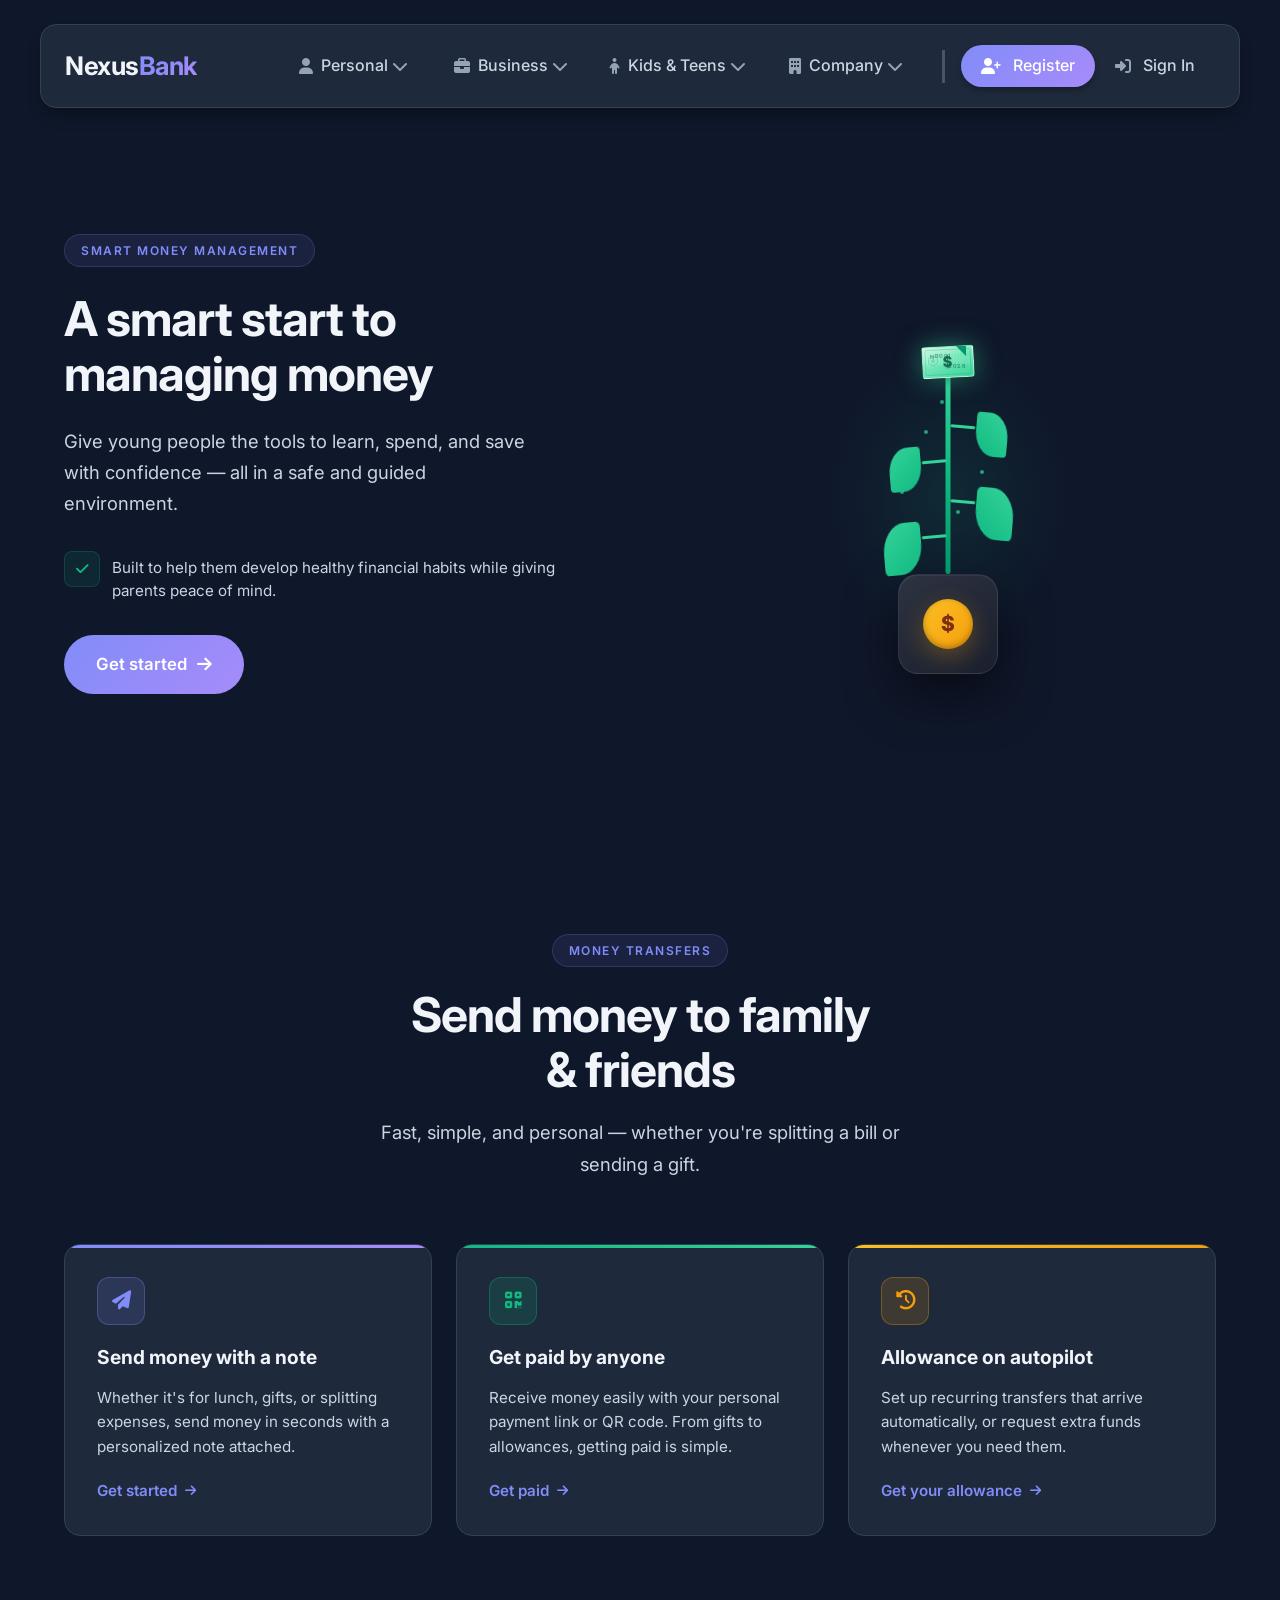
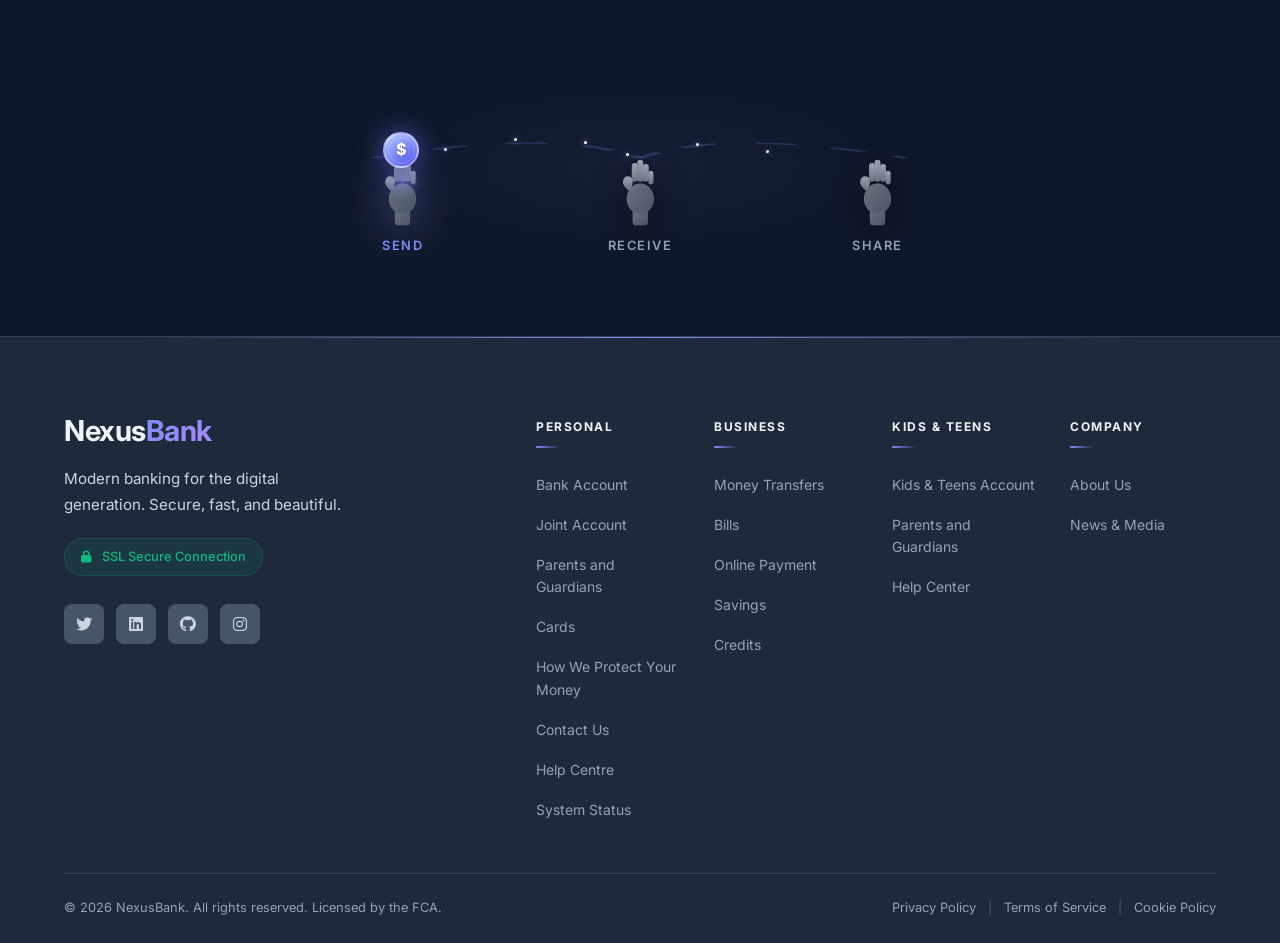
<file: Kids-&-Teens/Kids-&-Teens-Account/index.html>
<!DOCTYPE html>
<html lang="en">
<head>
    <meta charset="UTF-8">
    <meta name="viewport" content="width=device-width, initial-scale=1.0">
    <title>NexusBank | Personal Accounts</title>
    
    <!-- Font Awesome -->
    <link rel="stylesheet" href="https://cdnjs.cloudflare.com/ajax/libs/font-awesome/6.4.0/css/all.min.css">
    
    <!-- Google Fonts -->
    <link href="https://fonts.googleapis.com/css2?family=Inter:wght@300;400;500;600;700;800&display=swap" rel="stylesheet">
    
    <style>
        /* ===== CSS VARIABLES ===== */
        :root {
            --primary: #818cf8;
            --primary-dark: #6366f1;
            --secondary: #a78bfa;
            --accent: #22d3ee;
            --bg-primary: #0f172a;
            --bg-secondary: #1e293b;
            --surface: #1e293b;
            --surface-elevated: #334155;
            --surface-hover: #475569;
            --text-primary: #f1f5f9;
            --text-secondary: #cbd5e1;
            --text-tertiary: #94a3b8;
            --border-light: #334155;
            --border-medium: #475569;
            --success: #10b981;
            --warning: #f59e0b;
            --error: #ef4444;
            --shadow-sm: 0 1px 2px 0 rgb(0 0 0 / 0.3);
            --shadow-md: 0 4px 6px -1px rgb(0 0 0 / 0.3);
            --shadow-lg: 0 10px 15px -3px rgb(0 0 0 / 0.3);
            --shadow-xl: 0 20px 25px -5px rgb(0 0 0 / 0.3);
            --shadow-2xl: 0 25px 50px -12px rgb(0 0 0 / 0.4);
            --radius-sm: 6px;
            --radius-md: 8px;
            --radius-lg: 12px;
            --radius-xl: 16px;
            --radius-2xl: 24px;
            --radius-3xl: 32px;
            --radius-full: 9999px;
            --space-xs: 4px;
            --space-sm: 8px;
            --space-md: 16px;
            --space-lg: 24px;
            --space-xl: 32px;
            --space-2xl: 48px;
            --transition-fast: 150ms cubic-bezier(0.4, 0, 0.2, 1);
            --transition-normal: 250ms cubic-bezier(0.4, 0, 0.2, 1);
            --transition-bounce: all 0.3s cubic-bezier(0.175, 0.885, 0.32, 1.275);
            --font-body: 'Inter', -apple-system, BlinkMacSystemFont, 'Segoe UI', Roboto, sans-serif;
        }

        * {
            margin: 0;
            padding: 0;
            box-sizing: border-box;
        }

        body {
            font-family: var(--font-body);
            background-color: var(--bg-primary);
            color: var(--text-primary);
            line-height: 1.6;
            padding-top: 94px;
            overflow-x: hidden;
        }

        /* Focus indicators for keyboard users */
        :focus-visible {
            outline: 2px solid var(--primary);
            outline-offset: 2px;
            border-radius: var(--radius-sm);
        }

        /* ===== FLOATING NAVIGATION ===== */
        .floating-nav {
            position: fixed;
            top: var(--space-lg);
            left: 50%;
            transform: translateX(-50%);
            width: calc(100% - 2rem);
            max-width: 1200px;
            background: var(--surface);
            backdrop-filter: blur(10px);
            border: 1px solid var(--border-light);
            border-radius: var(--radius-xl);
            padding: 0 var(--space-lg);
            z-index: 1000;
            box-shadow: var(--shadow-lg);
            display: flex;
            align-items: center;
            justify-content: space-between;
            height: 84px;
        }

        .floating-nav .container {
            display: flex;
            align-items: center;
            justify-content: space-between;
            width: 100%;
            height: 100%;
            padding: 0;
            max-width: 1200px;
            margin: 0 auto;
        }

        .nav-brand {
            font-size: 1.6rem;
            font-weight: 700;
            color: var(--text-primary);
            letter-spacing: -0.5px;
            text-decoration: none;
            flex-shrink: 0;
            line-height: 1;
        }

        .nav-brand .accent {
            background: linear-gradient(135deg, var(--primary), var(--secondary));
            -webkit-background-clip: text;
            -webkit-text-fill-color: transparent;
            background-clip: text;
        }

        .nav-row {
            display: flex;
            align-items: center;
            gap: var(--space-xs);
            margin-left: auto;
            flex-wrap: nowrap;
        }

        .nav-item {
            display: flex;
            align-items: center;
            gap: 0.5rem;
            padding: 0.6rem 1.2rem;
            font-size: 1rem;
            font-family: var(--font-body);
            border-radius: 40px;
            transition: var(--transition-bounce);
            position: relative;
            text-decoration: none;
            color: var(--text-secondary);
            font-weight: 500;
            border: none;
            background: none;
            cursor: pointer;
            white-space: nowrap;
        }

        /* Fix for Issue #1: Button styling to match links */
        button.nav-item {
            font-family: var(--font-body);
            font-size: 1rem;
            font-weight: 500;
            line-height: 1.6;
            cursor: pointer;
            -webkit-appearance: none;
            -moz-appearance: none;
            appearance: none;
        }

        button.nav-item:focus {
            outline: none;
        }

        button.nav-item:focus-visible {
            outline: 2px solid var(--primary);
            outline-offset: 2px;
            border-radius: var(--radius-full);
        }

        button.nav-item.btn-primary {
            background: linear-gradient(135deg, var(--primary), var(--secondary));
        }

        .nav-item i {
            font-size: 1rem;
            transition: transform 0.2s ease;
            color: var(--text-tertiary);
        }

        .nav-item:hover {
            background: var(--surface-hover);
            transform: scale(1.05);
            color: var(--primary);
        }

        .nav-item:active {
            transform: scale(0.97);
            transition: transform 0.05s ease;
        }

        .nav-item:hover i {
            transform: translateY(-1px);
        }

        .nav-item.btn-primary {
            background: linear-gradient(135deg, var(--primary), var(--secondary));
            color: white;
            box-shadow: var(--shadow-md);
            padding: 0.5rem 1.25rem;
        }

        .nav-item.btn-primary i {
            color: white;
        }

        .nav-item.btn-primary:hover {
            transform: translateY(-1px);
            box-shadow: var(--shadow-lg);
        }

        .nav-item.btn-primary:active {
            transform: translateY(0);
            box-shadow: var(--shadow-sm);
        }

        .nav-item.btn-ghost {
            background: transparent;
            padding: 0.5rem 1.25rem;
        }

        .nav-item.btn-ghost:hover {
            background: var(--surface-hover);
            color: var(--primary);
        }

        .nav-item.btn-ghost:active {
            transform: scale(0.97);
        }

        .nav-spacer {
            width: 3px;
            height: 33px;
            background: var(--border-medium);
            margin: 0 var(--space-md);
            flex-shrink: 0;
        }

        .mobile-menu-btn {
            display: none;
            background: none;
            border: none;
            color: var(--text-secondary);
            font-size: 1.25rem;
            cursor: pointer;
            width: 44px;
            height: 44px;
            align-items: center;
            justify-content: center;
            margin-left: var(--space-sm);
            border-radius: var(--radius-md);
            transition: background var(--transition-fast);
        }

        .mobile-menu-btn:hover {
            background: var(--surface-hover);
        }

        .mobile-menu-btn:active {
            transform: scale(0.95);
        }

        /* ===== DROPDOWN MENU STYLES ===== */
        .nav-dropdown {
            position: relative;
        }

        .dropdown-toggle {
            display: flex;
            align-items: center;
            gap: var(--space-xs);
            cursor: pointer;
            text-decoration: none;
        }

        .dropdown-arrow {
            font-size: 0.75rem;
            transition: transform var(--transition-fast);
            color: var(--text-tertiary);
        }

        .nav-dropdown:hover .dropdown-arrow {
            transform: rotate(180deg);
            color: var(--primary);
        }

        .dropdown-menu {
            position: absolute;
            top: 100%;
            left: 50%;
            transform: translateX(-50%) translateY(10px);
            background: var(--surface);
            border: 1px solid var(--border-light);
            border-radius: var(--radius-xl);
            padding: var(--space-xl);
            box-shadow: var(--shadow-2xl);
            opacity: 0;
            visibility: hidden;
            transition: all var(--transition-normal);
            z-index: 1000;
            backdrop-filter: blur(10px);
            margin-top: var(--space-sm);
        }

        .nav-dropdown:hover .dropdown-menu {
            opacity: 1;
            visibility: visible;
            transform: translateX(-50%) translateY(0);
        }

        /* Personal Menu Positioning - FIXED */
        .personal-menu {
            min-width: min(1000px, 85vw);
            max-width: 1200px;
            left: 175%;
            transform: translateX(calc(-50% + 80px)) translateY(10px);
        }

        .nav-dropdown:hover .personal-menu {
            transform: translateX(calc(-50% + 80px)) translateY(0);
        }

        /* Business Menu Positioning - FIXED */
        .business-menu {
            /* reduced width to avoid stretching buttons */
            min-width: min(600px, 65vw);
            max-width: 640px;
            left: 90%;
            transform: translateX(calc(-50% + 120px)) translateY(10px);
            padding-bottom: calc(var(--space-xl) - 0.75rem);
        }

        .nav-dropdown:hover .business-menu {
            transform: translateX(calc(-50% + 120px)) translateY(0);
        }

        /* Kids Menu Positioning */
        .kids-menu {
            min-width: min(500px, 90vw);
            left: 50%;
            transform: translateX(-50%) translateY(10px);
        }

        .nav-dropdown:hover .kids-menu {
            transform: translateX(-50%) translateY(0);
        }

        /* Company Menu Positioning */
        .company-menu {
            min-width: min(700px, 85vw);
            left: 50%;
            transform: translateX(calc(-50% + 40px)) translateY(10px);
        }

        .nav-dropdown:hover .company-menu {
            transform: translateX(calc(-50% + 40px)) translateY(0);
        }

        .dropdown-grid {
            display: grid;
            grid-template-columns: repeat(6, 1fr);
            gap: var(--space-lg);
        }

        /* Personal menu should use four columns: Accounts | Payments | Security | Help */
        .personal-menu .dropdown-grid {
            grid-template-columns: repeat(4, 1fr);
        }

        .business-menu .dropdown-grid {
            grid-template-columns: repeat(2, 1fr);
            gap: var(--space-lg);
        }

        .company-menu .dropdown-grid.two-columns {
            grid-template-columns: repeat(3, 1fr);
        }

        .dropdown-col {
            min-width: 0;
        }

        .dropdown-section-header {
            display: flex;
            align-items: center;
            gap: var(--space-xs);
            color: var(--text-tertiary);
            font-size: 0.75rem;
            font-weight: 600;
            text-transform: uppercase;
            letter-spacing: 0.5px;
            margin-bottom: var(--space-md);
            padding-bottom: var(--space-xs);
            border-bottom: 1px solid var(--border-light);
            cursor: default;
            pointer-events: none;
        }

        .dropdown-link {
            display: flex;
            align-items: center;
            gap: var(--space-sm);
            padding: var(--space-sm) var(--space-md);
            color: var(--text-secondary);
            text-decoration: none;
            font-size: 0.9rem;
            border-radius: var(--radius-md);
            transition: all var(--transition-fast);
            margin-bottom: 2px;
            cursor: pointer;
        }

        .dropdown-link:hover {
            background: var(--surface-hover);
            transform: translateX(5px);
            color: var(--text-primary);
        }

        .dropdown-link:active {
            transform: scale(0.98);
            background: var(--surface-elevated);
        }

        /* Kids Menu Cards */
        .kids-grid {
            display: grid;
            grid-template-columns: repeat(3, 1fr);
            gap: var(--space-md);
        }

        .kids-card {
            background: rgba(129, 140, 248, 0.05);
            border-radius: var(--radius-lg);
            padding: var(--space-md);
            text-align: center;
            text-decoration: none;
            display: block;
            transition: all 0.3s ease;
            border: 1px solid rgba(129, 140, 248, 0.2);
            cursor: pointer;
        }

        .kids-card:hover {
            background: rgba(129, 140, 248, 0.12);
            border-color: rgba(129, 140, 248, 0.5);
            transform: translateY(-2px);
        }

        .kids-card:active {
            transform: translateY(0);
            background: rgba(129, 140, 248, 0.2);
        }

        .kids-icon {
            width: 48px;
            height: 48px;
            background: linear-gradient(135deg, var(--primary), var(--secondary));
            border-radius: var(--radius-md);
            display: flex;
            align-items: center;
            justify-content: center;
            margin: 0 auto 12px auto;
        }

        .kids-icon i {
            font-size: 1.5rem;
            color: white;
        }

        .kids-title {
            font-weight: 600;
            font-size: 0.9rem;
            color: var(--text-primary);
            margin-bottom: 4px;
        }

        .kids-desc {
            font-size: 0.75rem;
            color: var(--text-tertiary);
            line-height: 1.3;
        }

        /* Plan Links */
        .plans-col {
            background: rgba(99, 102, 241, 0.1);
            border-radius: var(--radius-lg);
            padding: var(--space-md);
        }

        .plan-link {
            display: flex;
            align-items: center;
            justify-content: space-between;
            padding: var(--space-sm) var(--space-md);
            color: var(--text-secondary);
            text-decoration: none;
            border-radius: var(--radius-md);
            transition: all var(--transition-fast);
            margin-bottom: 2px;
            cursor: pointer;
        }

        .plan-link:hover {
            background: var(--surface-hover);
            transform: translateX(5px);
            color: var(--text-primary);
        }

        .plan-link:active {
            transform: scale(0.98);
        }

        .plan-name {
            font-weight: 500;
            font-size: 0.9rem;
        }

        .plan-price {
            font-size: 0.8rem;
            color: var(--text-tertiary);
            background: var(--surface);
            padding: 2px 8px;
            border-radius: var(--radius-full);
        }

        .mt-2 { margin-top: 8px; }
        .mt-3 { margin-top: 16px; }

        /* ===== MOBILE MENU STYLES ===== */
        .mobile-nav {
            display: none;
        }
        
        .mobile-menu-panel {
            display: none;
        }
        
        .mobile-tabs-container {
            padding: var(--space-md) var(--space-md) 0 var(--space-md);
            border-bottom: 1px solid var(--border-light);
            overflow-x: auto;
            overflow-y: hidden;
            white-space: nowrap;
            -webkit-overflow-scrolling: touch;
            scrollbar-width: none;
            -ms-overflow-style: none;
            flex-shrink: 0;
        }
        
        .mobile-tabs-container::-webkit-scrollbar {
            display: none;
        }
        
        .mobile-tabs {
            display: flex;
            flex-wrap: nowrap;
            gap: var(--space-sm);
            padding-bottom: var(--space-sm);
            min-width: min-content;
        }
        
        .mobile-tab {
            display: inline-flex;
            align-items: center;
            gap: var(--space-sm);
            padding: 0.75rem 1.25rem;
            background: transparent;
            border: none;
            color: var(--text-tertiary);
            font-weight: 500;
            font-size: 1rem;
            border-radius: var(--radius-full);
            cursor: pointer;
            transition: all var(--transition-fast);
            white-space: nowrap;
            border: 1px solid transparent;
            flex-shrink: 0;
        }
        
        .mobile-tab i {
            font-size: 1.1rem;
        }
        
        .mobile-tab.active {
            background: rgba(129, 140, 248, 0.15);
            color: var(--primary);
            border-color: rgba(129, 140, 248, 0.3);
        }
        
        .mobile-content-area {
            flex: 1;
            overflow-y: auto;
            padding: var(--space-lg) var(--space-md);
            -webkit-overflow-scrolling: touch;
        }
        
        .mobile-menu-section {
            display: none;
        }
        
        .mobile-menu-section.active {
            display: block;
        }
        
        .mobile-menu-list {
            list-style: none;
            margin: 0;
            padding: 0;
        }
        
        .mobile-menu-item {
            display: flex;
            align-items: center;
            padding: var(--space-md) 0;
            color: var(--text-primary);
            text-decoration: none;
            border-bottom: 1px solid var(--border-light);
            font-size: 1rem;
            transition: all var(--transition-fast);
            cursor: pointer;
        }
        
        .mobile-menu-item.has-children {
            justify-content: space-between;
        }
        
        .mobile-menu-item.has-children .arrow {
            color: var(--text-tertiary);
            font-size: 0.8rem;
            transition: transform var(--transition-fast);
        }
        
        .mobile-menu-item.has-children.open .arrow {
            transform: rotate(180deg);
        }
        
        .mobile-submenu {
            list-style: none;
            margin: 0 0 0 var(--space-lg);
            padding: 0;
            display: none;
        }
        
        .mobile-submenu.open {
            display: block;
        }
        
        .mobile-submenu .mobile-menu-item {
            padding: var(--space-sm) 0;
            border-bottom: none;
            color: var(--text-secondary);
            font-size: 0.95rem;
        }
        
        .mobile-menu-footer {
            padding: var(--space-lg) var(--space-md);
            border-top: 1px solid var(--border-light);
            background: var(--bg-secondary);
            display: flex;
            gap: var(--space-md);
            flex-shrink: 0;
        }
        
        .mobile-btn {
            flex: 1;
            padding: var(--space-md);
            border-radius: var(--radius-full);
            font-weight: 600;
            text-align: center;
            text-decoration: none;
            transition: all var(--transition-fast);
            border: none;
            cursor: pointer;
            font-size: 1rem;
        }
        
        .mobile-btn-login {
            background: transparent;
            color: var(--text-primary);
            border: 1px solid var(--border-medium);
        }
        
        .mobile-btn-login:hover,
        .mobile-btn-login:active {
            background: var(--surface-hover);
        }
        
        .mobile-btn-signup {
            background: linear-gradient(135deg, var(--primary), var(--secondary));
            color: white;
        }
        
        .mobile-btn-signup:hover,
        .mobile-btn-signup:active {
            opacity: 0.9;
            transform: scale(0.98);
        }
        
        body.menu-open {
            overflow: hidden;
        }

        /* Loading state for buttons */
        .btn-primary.loading,
        .btn-ghost.loading {
            position: relative;
            pointer-events: none;
            opacity: 0.7;
        }

        .btn-primary.loading::after,
        .btn-ghost.loading::after {
            content: '';
            position: absolute;
            width: 16px;
            height: 16px;
            top: 50%;
            right: 12px;
            transform: translateY(-50%);
            border: 2px solid white;
            border-top-color: transparent;
            border-radius: 50%;
            animation: spin 0.6s linear infinite;
        }

        /* Screen reader only class */
        .sr-only {
            position: absolute;
            width: 1px;
            height: 1px;
            padding: 0;
            margin: -1px;
            overflow: hidden;
            clip: rect(0, 0, 0, 0);
            white-space: nowrap;
            border-width: 0;
        }

        /* Page Content */
        .page-content {
            max-width: 1200px;
            margin: 0 auto;
            padding: 60px 24px;
            text-align: center;
        }

        h1 {
            font-size: 3rem;
            margin-bottom: 16px;
            background: linear-gradient(135deg, var(--primary), var(--accent));
            -webkit-background-clip: text;
            -webkit-text-fill-color: transparent;
            font-weight: 700;
        }

        p {
            color: var(--text-secondary);
            font-size: 1.1rem;
        }

        /* Drag and Drop Styles */
        .dropdown-link[draggable="true"]:active, 
        .plan-link[draggable="true"]:active,
        .kids-card[draggable="true"]:active {
            cursor: grabbing;
        }
        
        .drag-over {
            background: rgba(129, 140, 248, 0.3);
            transform: scale(1.02);
        }
        
        .button-updated {
            animation: pulse 0.3s ease;
        }
        
        @keyframes pulse {
            0% { transform: scale(1); }
            50% { transform: scale(1.05); background: var(--primary); color: white; }
            100% { transform: scale(1); }
        }

        /* Lazy loading animation */
        .dropdown-menu {
            transition: opacity 0.3s ease, visibility 0.3s ease, transform 0.3s ease;
        }

        .dropdown-menu.loading {
            position: relative;
            min-height: 200px;
        }

        .dropdown-menu.loading::after {
            content: '';
            position: absolute;
            top: 50%;
            left: 50%;
            width: 40px;
            height: 40px;
            margin: -20px 0 0 -20px;
            border: 3px solid var(--border-light);
            border-top-color: var(--primary);
            border-radius: 50%;
            animation: spin 0.6s linear infinite;
        }

        @keyframes fadeIn {
            from { opacity: 0; transform: translateY(-10px); }
            to { opacity: 1; transform: translateY(0); }
        }

        @keyframes spin {
            to { transform: rotate(360deg); }
        }

     
/* ===== DEFAULT (FULL SIZE) - Icons + Text ===== */
.nav-item i {
    margin-right: var(--space-xs);
}

/* ===== MEDIUM SIZE - Text Only, Hide Icons ===== */
/* ===== DEFAULT (FULL SIZE) - Above 1150px: Icons + Text ===== */
/* This is the default state - no media query needed */

/* ===== MEDIUM SIZE - 901px to 1150px: Text Only, Hide Icons ===== */
@media (max-width: 1150px) and (min-width: 901px) {
    .nav-item i {
        display: none !important;
    }
    
    .nav-item span {
        display: inline-block !important;
    }
    
    .nav-item.btn-primary i {
        display: none !important;
    }
    
    .nav-item.btn-primary span {
        display: inline-block !important;
    }
    
    /* Dropdown positioning for medium screens */
    .nav-dropdown .dropdown-menu {
        min-width: 70vw;
        max-width: 85vw;
        left: auto !important;
        right: 0 !important;
        transform: translateY(10px) !important;
        max-height: 80vh;
        overflow-y: auto;
        overflow-x: hidden;
    }
    
    .nav-dropdown:hover .dropdown-menu {
        transform: translateY(0) !important;
    }
    
    .personal-menu,
    .business-menu,
    .company-menu,
    .kids-menu {
        left: auto !important;
        right: 0 !important;
        transform: translateY(10px) !important;
        min-width: 300px !important;
        max-width: 400px !important;
    }
    
    .nav-dropdown:hover .personal-menu,
    .nav-dropdown:hover .business-menu,
    .nav-dropdown:hover .company-menu,
    .nav-dropdown:hover .kids-menu {
        transform: translateY(0) !important;
    }
    
    .nav-dropdown .dropdown-grid {
        grid-template-columns: 1fr !important;
        gap: var(--space-md);
    }
    
    .business-menu .dropdown-grid {
        grid-template-columns: 1fr !important;
    }
    
    .dropdown-menu {
        overflow-x: hidden !important;
    }
    
    .dropdown-menu * {
        max-width: 100%;
    }
    
    .nav-row {
        overflow: visible !important;
    }
    
    .floating-nav {
        overflow: visible !important;
    }
}

@media (max-width: 900px) {
    /* Fix icon centering */
    .nav-item {
        display: flex !important;
        align-items: center !important;
        justify-content: center !important;
        padding: 0 !important;
        margin: 0 !important;
        aspect-ratio: 1 / 1;
    }
    
    .nav-item i {
        display: inline-block !important;
        font-size: 1.35rem !important; /* Slightly smaller than 1.5rem */
        margin: 0 !important;
        line-height: 1;
    }
    
    .nav-item span {
        display: none !important;
    }
    
    .nav-item.btn-primary {
        padding: 0 !important;
    }
    
    .nav-item.btn-primary i {
        display: inline-block !important;
        font-size: 1.35rem !important; /* Slightly smaller than 1.5rem */
        margin: 0 !important;
    }
    
    .nav-item.btn-primary span {
        display: none !important;
    }
    
    /* ===== LOGO LEFT + ICONS EDGE-TO-EDGE WITH SPACING ===== */
    .floating-nav .container {
        display: flex !important;
        align-items: center !important;
        justify-content: flex-start !important;
        width: 100% !important;
    }
    
    /* Logo stays on far left with right margin for spacing */
    .nav-brand {
        flex-shrink: 0 !important;
        margin-right: 2rem !important;
    }
    
    /* Nav menu takes remaining space and fills to right edge */
    .nav-menu {
        flex: 1 !important;
        display: flex !important;
        justify-content: flex-end !important;
    }
    
    /* Nav list spans full width with space-between */
    .nav-menu ul,
    .nav-list,
    .nav-row {
        display: flex !important;
        justify-content: space-between !important;
        width: 100% !important;
        margin: 0 !important;
        padding: 0 !important;
        gap: 0 !important;
    }
    
    /* List items */
    .nav-menu li,
    .nav-list li {
        margin: 0 !important;
        padding: 0 !important;
    }
    
    /* Override any existing nav-row margins */
    .nav-row {
        margin-left: 0 !important;
    }
}



/* ===== SMALL SIZE - 900px and below: Icons Only, Hide Text ===== */
@media (max-width: 900px) and (min-width: 769px) {
    .nav-item i {
        display: inline-block !important;
        font-size: 1.125rem;
        margin-right: 0 !important;
    }
    
    .nav-item span {
        display: none !important;
    }
    
    .nav-item.btn-primary i {
        display: inline-block !important;
        margin: 0 !important;
    }
    
    .nav-item.btn-primary span {
        display: none !important;
    }
    
    /* FIX: Make dropdowns behave exactly like medium screens - single column */
    .nav-dropdown {
        position: relative !important;
    }
    
    .nav-dropdown .dropdown-menu {
        min-width: 300px !important;
        max-width: 400px !important;
        left: 0 !important;
        right: auto !important;
        transform: translateY(10px) !important;
        max-height: 80vh;
        overflow-y: auto;
        overflow-x: hidden;
        padding: var(--space-lg) !important;
    }
    
    .nav-dropdown:hover .dropdown-menu {
        transform: translateY(0) !important;
    }
    
    .personal-menu,
    .business-menu,
    .company-menu,
    .kids-menu {
        left: 0 !important;
        right: auto !important;
        transform: translateY(10px) !important;
        min-width: 300px !important;
        max-width: 400px !important;
    }
    
    .nav-dropdown:hover .personal-menu,
    .nav-dropdown:hover .business-menu,
    .nav-dropdown:hover .company-menu,
    .nav-dropdown:hover .kids-menu {
        transform: translateY(0) !important;
    }
    
    /* SINGLE COLUMN GRID - Same as medium screens */
    .nav-dropdown .dropdown-grid {
        grid-template-columns: 1fr !important;
        gap: var(--space-md);
    }
    
    .business-menu .dropdown-grid {
        grid-template-columns: 1fr !important;
    }
    
    .company-menu .dropdown-grid.two-columns {
        grid-template-columns: 1fr !important;
    }
    
    /* Kids menu also single column */
    .kids-grid {
        grid-template-columns: 1fr !important;
    }
    
    .dropdown-menu {
        overflow-x: hidden !important;
    }
    
    .dropdown-menu * {
        max-width: 100%;
    }
    
    .nav-row {
        overflow: visible !important;
    }
    
    .floating-nav {
        overflow: visible !important;
    }
    
    /* Hide section headers that might be empty or redundant */
    .dropdown-section-header {
        font-size: 0.7rem !important;
        padding-bottom: var(--space-xs) !important;
        margin-bottom: var(--space-sm) !important;
    }
    
    /* Make dropdown links more compact */
    .dropdown-link,
    .plan-link {
        padding: var(--space-sm) var(--space-md) !important;
        font-size: 0.9rem !important;
    }
    
    /* Plans column styling */
    .plans-col {
        background: rgba(99, 102, 241, 0.1);
        border-radius: var(--radius-lg);
        padding: var(--space-md);
        margin-top: var(--space-md);
    }
    
    /* Active state for click-based dropdown toggle */
    .nav-dropdown.active .dropdown-menu {
        opacity: 1 !important;
        visibility: visible !important;
        pointer-events: auto !important;
        transform: translateY(0) !important;
    }
    
    .nav-dropdown.active .dropdown-toggle {
        background: var(--surface-hover) !important;
        color: var(--primary) !important;
    }
    
    /* Prevent hover from interfering on touch devices */
    @media (hover: none) and (pointer: coarse) {
        .nav-dropdown:hover .dropdown-menu {
            opacity: 0 !important;
            visibility: hidden !important;
            pointer-events: none !important;
        }
        
        .nav-dropdown.active .dropdown-menu,
        .nav-dropdown.active:hover .dropdown-menu {
            opacity: 1 !important;
            visibility: visible !important;
            pointer-events: auto !important;
            transform: translateY(0) !important;
        }
    }
}

/* ===== EXTRA SMALL - 800px and below: Keep Icons Only ===== */
@media (max-width: 800px) {
    .nav-dropdown .dropdown-menu {
        min-width: 260px;
        max-width: calc(100vw - 24px);
        max-height: 70vh;
        padding: var(--space-md);
    }
    
    .dropdown-link,
    .plan-link {
        padding: var(--space-xs) var(--space-sm);
    }
    
    .plan-name {
        font-size: 0.8rem;
    }
    
    .plan-price {
        font-size: 0.7rem;
    }
    
    .dropdown-section-header {
        font-size: 0.65rem;
    }
    
    .kids-grid {
        grid-template-columns: repeat(auto-fit, minmax(140px, 1fr));
    }
    
    .kids-card {
        white-space: normal;
        word-break: break-word;
    }
    
    .dropdown-menu * {
        max-width: 100%;
        box-sizing: border-box;
    }
}

/* ===== MOBILE MENU - 768px and below ===== */
@media (max-width: 768px) {
    .floating-nav {
        display: none;
    }

    .mobile-nav {
        position: fixed;
        top: 0;
        left: 0;
        right: 0;
        background: var(--surface);
        backdrop-filter: blur(10px);
        border-bottom: 1px solid var(--border-light);
        padding: var(--space-md) var(--space-lg);
        z-index: 1000;
        display: flex;
        align-items: center;
        justify-content: space-between;
        height: 70px;
        box-sizing: border-box;
    }

    .mobile-nav .nav-brand {
        font-size: 1.5rem;
        white-space: nowrap;
        overflow: hidden;
        text-overflow: ellipsis;
        max-width: 70%;
    }

    .mobile-menu-btn {
        display: flex;
        align-items: center;
        justify-content: center;
        width: 44px;
        height: 44px;
        background: transparent;
        border: none;
        color: var(--text-secondary);
        font-size: 1.5rem;
        cursor: pointer;
        border-radius: var(--radius-md);
        transition: background var(--transition-fast);
        flex-shrink: 0;
    }

    .mobile-menu-btn:hover {
        background: var(--surface-hover);
    }

    .mobile-menu-btn:active {
        transform: scale(0.95);
    }

    .mobile-menu-panel {
        position: fixed;
        top: 70px;
        left: 0;
        right: 0;
        bottom: 0;
        background: var(--bg-secondary);
        z-index: 999;
        display: none;
        flex-direction: column;
        overflow: hidden;
        border-top: 1px solid var(--border-light);
        max-width: 100vw;
        box-sizing: border-box;
    }

    .mobile-menu-panel.active {
        display: flex;
    }

    .mobile-tabs-container {
        padding: var(--space-md) var(--space-sm) 0 var(--space-sm);
        border-bottom: 1px solid var(--border-light);
        overflow-x: auto;
        overflow-y: hidden;
        white-space: nowrap;
        -webkit-overflow-scrolling: touch;
        scrollbar-width: none;
        -ms-overflow-style: none;
        flex-shrink: 0;
    }

    .mobile-tabs-container::-webkit-scrollbar {
        display: none;
    }

    .mobile-tabs {
        display: flex;
        flex-wrap: nowrap;
        gap: var(--space-xs);
        padding-bottom: var(--space-sm);
        min-width: min-content;
    }

    .mobile-tab {
        display: inline-flex;
        align-items: center;
        gap: var(--space-sm);
        padding: 0.75rem 1.25rem;
        background: transparent;
        border: none;
        color: var(--text-tertiary);
        font-weight: 500;
        font-size: 1rem;
        border-radius: var(--radius-full);
        cursor: pointer;
        transition: all var(--transition-fast);
        white-space: nowrap;
        border: 1px solid transparent;
        flex-shrink: 0;
        min-height: 44px;
    }

    .mobile-tab i {
        font-size: 1.1rem;
        pointer-events: none;
    }

    .mobile-tab.active {
        background: rgba(129, 140, 248, 0.15);
        color: var(--primary);
        border-color: rgba(129, 140, 248, 0.3);
    }

    .mobile-content-area {
        flex: 1;
        overflow-y: auto;
        overflow-x: hidden;
        padding: var(--space-lg) var(--space-md);
        -webkit-overflow-scrolling: touch;
        max-width: 100%;
        box-sizing: border-box;
        scrollbar-width: thin;
    }

    .mobile-content-area::-webkit-scrollbar {
        width: 5px;
    }

    .mobile-content-area::-webkit-scrollbar-thumb {
        background: var(--primary);
        border-radius: var(--radius-full);
    }

    .mobile-menu-section {
        display: none;
    }

    .mobile-menu-section.active {
        display: block;
    }

    .mobile-menu-list {
        max-width: 100%;
        list-style: none;
        margin: 0;
        padding: 0;
    }

    .mobile-menu-item {
        display: flex;
        align-items: center;
        min-height: 48px;
        max-width: 100%;
        padding: var(--space-sm) 0;
        color: var(--text-primary);
        text-decoration: none;
        border-bottom: 1px solid var(--border-light);
        font-size: 1rem;
        transition: all var(--transition-fast);
        cursor: pointer;
        word-wrap: break-word;
        white-space: normal;
        box-sizing: border-box;
    }

    .mobile-menu-item.has-children {
        justify-content: space-between;
    }

    .mobile-menu-item.has-children .arrow {
        color: var(--text-tertiary);
        font-size: 0.8rem;
        transition: transform var(--transition-fast);
        flex-shrink: 0;
        margin-left: var(--space-md);
    }

    .mobile-menu-item.has-children.open .arrow {
        transform: rotate(180deg);
    }

    .mobile-submenu {
        list-style: none;
        margin: 0 0 0 var(--space-lg);
        padding: 0;
        display: none;
        max-width: 100%;
        box-sizing: border-box;
    }

    .mobile-submenu.open {
        display: block;
    }

    .mobile-submenu .mobile-menu-item {
        padding: var(--space-xs) 0;
        border-bottom: none;
        color: var(--text-secondary);
        font-size: 0.95rem;
        min-height: 40px;
    }

    .mobile-menu-footer {
        padding: var(--space-lg) var(--space-md);
        padding-bottom: max(var(--space-lg), env(safe-area-inset-bottom));
        border-top: 1px solid var(--border-light);
        background: var(--bg-secondary);
        display: flex;
        gap: var(--space-md);
        flex-shrink: 0;
        box-sizing: border-box;
    }

    .mobile-btn {
        flex: 1;
        padding: var(--space-md) var(--space-sm);
        border-radius: var(--radius-full);
        font-weight: 600;
        text-align: center;
        text-decoration: none;
        transition: all var(--transition-fast);
        border: none;
        cursor: pointer;
        font-size: 1rem;
        min-height: 48px;
        display: flex;
        align-items: center;
        justify-content: center;
        white-space: nowrap;
        overflow: hidden;
        text-overflow: ellipsis;
        box-sizing: border-box;
    }

    .mobile-btn-login {
        background: transparent;
        color: var(--text-primary);
        border: 1px solid var(--border-medium);
    }

    .mobile-btn-login:hover,
    .mobile-btn-login:active {
        background: var(--surface-hover);
    }

    .mobile-btn-signup {
        background: linear-gradient(135deg, var(--primary), var(--secondary));
        color: white;
    }

    .mobile-btn-signup:hover,
    .mobile-btn-signup:active {
        opacity: 0.9;
        transform: scale(0.98);
    }

    body {
        padding-top: 70px;
        overflow-x: hidden;
    }

    body.menu-open {
        overflow: hidden;
    }

    .page-content {
        padding-top: 90px;
        padding-left: var(--space-md);
        padding-right: var(--space-md);
        overflow-x: hidden;
        box-sizing: border-box;
    }

    h1 {
        font-size: 2.5rem;
        word-wrap: break-word;
    }

    * {
        max-width: 100%;
    }
}

/* ===== VERY SMALL - 375px and below ===== */
@media (max-width: 375px) {
    .mobile-tab {
        padding: 0.5rem 0.75rem;
        font-size: 0.8rem;
        gap: 0.4rem;
    }

    .mobile-tab i {
        font-size: 0.85rem;
    }

    .mobile-menu-item {
        font-size: 0.9rem;
        min-height: 44px;
        padding: var(--space-xs) 0;
    }

    .mobile-submenu .mobile-menu-item {
        font-size: 0.85rem;
    }

    .mobile-btn {
        font-size: 0.8rem;
        padding: 10px var(--space-xs);
        min-height: 44px;
        white-space: nowrap;
        overflow: hidden;
        text-overflow: ellipsis;
    }

    .mobile-nav .nav-brand {
        font-size: 1.25rem;
        max-width: 65%;
    }

    .mobile-content-area {
        padding: var(--space-md) var(--space-sm);
    }

    .mobile-submenu {
        margin-left: var(--space-md);
    }

    .mobile-tabs-container {
        padding: var(--space-sm) var(--space-xs) 0 var(--space-xs);
    }

    .mobile-menu-footer {
        padding: var(--space-md) var(--space-sm);
        padding-bottom: max(var(--space-md), env(safe-area-inset-bottom));
        gap: var(--space-sm);
    }

    h1 {
        font-size: 2rem;
    }

    .mobile-menu-panel,
    .mobile-content-area,
    .mobile-menu-list,
    .mobile-submenu {
        max-width: 100vw;
        overflow-x: hidden;
    }

    .mobile-menu-item span,
    .mobile-menu-item {
        word-break: break-word;
    }

    .mobile-menu-btn {
        width: 40px;
        height: 40px;
        font-size: 1.3rem;
    }
}

/* ===== HOVER FALLBACK ===== */
@media (hover: hover) {
    .nav-dropdown:hover .dropdown-menu {
        opacity: 1 !important;
        visibility: visible !important;
    }

    @media (max-width: 1150px) and (min-width: 901px) {
        .nav-dropdown:hover .dropdown-menu,
        .nav-dropdown:hover .personal-menu,
        .nav-dropdown:hover .business-menu,
        .nav-dropdown:hover .company-menu,
        .nav-dropdown:hover .kids-menu {
            transform: translateY(0) !important;
        }
    }

    @media (max-width: 900px) {
        .nav-dropdown:hover .dropdown-menu,
        .nav-dropdown:hover .personal-menu,
        .nav-dropdown:hover .business-menu,
        .nav-dropdown:hover .company-menu,
        .nav-dropdown:hover .kids-menu {
            transform: translateY(0) !important;
        }
    }

    @media (min-width: 1151px) {
        .nav-dropdown:hover .personal-menu {
            transform: translateX(calc(-50% + 80px)) translateY(0) !important;
        }

        .nav-dropdown:hover .business-menu {
            transform: translateX(calc(-50% + 120px)) translateY(0) !important;
        }

        .nav-dropdown:hover .kids-menu {
            transform: translateX(-50%) translateY(0) !important;
        }

        .nav-dropdown:hover .company-menu {
            transform: translateX(calc(-50% + 40px)) translateY(0) !important;
        }
    }
}
         
/* ===== SMALL SIZE - 900px and below: Icons Only, Hide Text ===== */
@media (max-width: 900px) and (min-width: 769px) {
    /* Fix icon centering */
    .nav-item {
        display: flex !important;
        align-items: center !important;
        justify-content: center !important;
        padding: 0.6rem !important;
        aspect-ratio: 1 / 1;
    }
    
    .nav-item i {
        display: inline-block !important;
        font-size: 1.125rem;
        margin: 0 !important;
        line-height: 1;
    }
    
    .nav-item span {
        display: none !important;
    }
    
    .nav-item.btn-primary {
        padding: 0.6rem !important;
    }
    
    .nav-item.btn-primary i {
        display: inline-block !important;
        margin: 0 !important;
    }
    
    .nav-item.btn-primary span {
        display: none !important;
    }
    
    /* Keep the rest of your existing styles for this breakpoint... */
    /* (dropdown positioning, grid layouts, tooltips, etc.) */
}

/* Extra small screens - smaller tooltips */
@media (max-width: 800px) and (min-width: 769px) {
    .nav-item::after {
        font-size: 0.7rem;
        padding: 4px 8px;
        bottom: -36px;
    }
}

@media (max-width: 768px) {
    .bank-hero {
        padding: 2rem 0;
    }
    
    .trust-badges {
        flex-direction: column;
        gap: 1.5rem;
        align-items: flex-start;
        max-width: 300px;
        margin: 0 auto;
    }
    
    .features-grid-2col {
        grid-template-columns: 1fr;
    }
    
    .section-label h2 {
        font-size: 2rem;
    }
}



/* Responsive Design */
@media (max-width: 968px) {
    .joint-hero-section {
        flex-direction: column;
        text-align: center;
        gap: 40px;
        padding: 60px 24px 40px;
    }
    
    .joint-hero-content {
        max-width: 100%;
    }
    
    .joint-hero-title {
        font-size: 2.5rem;
    }
    
    .joint-hero-subtitle {
        font-size: 1.1rem;
    }
    
    .joint-trust-badges {
        justify-content: center;
        flex-wrap: wrap;
    }
    
    .joint-animation-container {
        min-height: 400px;
        max-width: 100%;
    }
    
    .animation-scene {
        height: 380px;
    }
    
    .user-card {
        width: 75px;
        height: 95px;
    }
}

@media (max-width: 480px) {
    .joint-hero-title {
        font-size: 2rem;
    }
    
    .joint-hero-subtitle {
        font-size: 1rem;
    }
    
    .joint-hero-cta {
        font-size: 1rem;
        padding: 14px 28px;
    }
    
    .joint-animation-container {
        min-height: 320px;
    }
    
    .animation-scene {
        height: 300px;
    }
    
    
    
    .user-card {
        width: 65px;
        height: 80px;
    }
    
    .user-avatar {
        width: 32px;
        height: 32px;
        font-size: 1rem;
    }
    
    
}

/* ===== FOOTER ===== */
.footer {
    background: var(--surface);
    border-top: 1px solid var(--border-light);
    padding: 5rem 0 0;
    flex-shrink: 0;
    margin-top: auto;
    position: relative;
}

.footer::before {
    content: '';
    position: absolute;
    top: 0;
    left: 50%;
    transform: translateX(-50%);
    width: 80%;
    max-width: 1200px;
    height: 1px;
    background: linear-gradient(90deg, transparent, var(--primary), transparent);
}

.footer .container {
    max-width: 1200px;
    margin: 0 auto;
    padding: 0 var(--space-lg);
}

.footer-grid {
    display: grid;
    grid-template-columns: 1.5fr 2.5fr;
    gap: 4rem;
    padding-bottom: 3rem;
}

.footer-brand-col {
    display: flex;
    flex-direction: column;
    gap: 1.25rem;
}

.footer-logo {
    font-size: 1.8rem;
    font-weight: 700;
    color: var(--text-primary);
    letter-spacing: -0.5px;
    text-decoration: none;
    line-height: 1;
}

.footer-logo .accent {
    background: linear-gradient(135deg, var(--primary), var(--secondary));
    -webkit-background-clip: text;
    -webkit-text-fill-color: transparent;
    background-clip: text;
}

.footer-tagline {
    color: var(--text-secondary);
    line-height: 1.7;
    font-size: 0.95rem;
    max-width: 280px;
}

.ssl-secure {
    display: flex;
    align-items: center;
    gap: 0.6rem;
    color: var(--success);
    font-size: 0.8rem;
    font-weight: 500;
    background: rgba(16, 185, 129, 0.1);
    padding: 0.5rem 1rem;
    border-radius: var(--radius-full);
    width: fit-content;
    border: 1px solid rgba(16, 185, 129, 0.2);
}

.ssl-secure i {
    font-size: 0.75rem;
}

.footer-social {
    display: flex;
    gap: 0.75rem;
    margin-top: 0.5rem;
}

.social-link {
    width: 40px;
    height: 40px;
    background: var(--surface-hover);
    border-radius: var(--radius-md);
    display: flex;
    align-items: center;
    justify-content: center;
    color: var(--text-secondary);
    transition: all 0.3s ease;
    text-decoration: none;
    border: 1px solid transparent;
}

.social-link:hover {
    background: linear-gradient(135deg, var(--primary), var(--secondary));
    color: white;
    transform: translateY(-3px);
    border-color: transparent;
    box-shadow: 0 8px 20px rgba(99, 102, 241, 0.3);
}

.footer-links-col {
    display: grid;
    grid-template-columns: repeat(4, 1fr);
    gap: 2rem;
}

.footer-column {
    display: flex;
    flex-direction: column;
    gap: 0.6rem;
}

.footer-title {
    font-weight: 700;
    font-size: 0.75rem;
    text-transform: uppercase;
    letter-spacing: 1.5px;
    margin-bottom: 0.75rem;
    color: var(--text-primary);
    font-family: var(--font-body);
    position: relative;
    padding-bottom: 0.75rem;
}

.footer-title::after {
    content: '';
    position: absolute;
    bottom: 0;
    left: 0;
    width: 24px;
    height: 2px;
    background: linear-gradient(90deg, var(--primary), transparent);
    border-radius: 2px;
}

.footer-link {
    color: var(--text-tertiary);
    text-decoration: none;
    transition: all 0.2s ease;
    font-size: 0.875rem;
    padding: 0.25rem 0;
    position: relative;
    width: fit-content;
}

.footer-link::after {
    content: '';
    position: absolute;
    bottom: 0;
    left: 0;
    width: 0;
    height: 1px;
    background: var(--primary);
    transition: width 0.3s ease;
}

.footer-link:hover {
    color: var(--primary);
    transform: translateX(4px);
}

.footer-link:hover::after {
    width: 100%;
}

.footer-bottom {
    display: flex;
    justify-content: space-between;
    align-items: center;
    padding: 1.5rem 0;
    border-top: 1px solid var(--border-light);
    flex-wrap: wrap;
    gap: 1rem;
}

.copyright {
    color: var(--text-tertiary);
    font-size: 0.8rem;
}

.footer-bottom-links {
    display: flex;
    align-items: center;
    gap: 0.75rem;
}

.footer-bottom-link {
    color: var(--text-tertiary);
    text-decoration: none;
    font-size: 0.8rem;
    transition: color 0.2s ease;
}

.footer-bottom-link:hover {
    color: var(--primary);
}

.footer-divider {
    color: var(--border-medium);
    font-size: 0.8rem;
}

/* Mobile Responsive for Footer */
@media (max-width: 1024px) {
    .footer-grid {
        grid-template-columns: 1fr;
        gap: 3rem;
    }
    
    .footer-links-col {
        grid-template-columns: repeat(2, 1fr);
        gap: 2rem;
    }
}

@media (max-width: 768px) {
    .footer {
        padding: 3rem 0 0;
    }
    
    .footer-grid {
        gap: 2.5rem;
    }
    
    .footer-links-col {
        grid-template-columns: repeat(2, 1fr);
        gap: 2rem;
    }
    
    .footer-tagline {
        max-width: 100%;
    }

    .footer-bottom {
        flex-direction: column;
        text-align: center;
        gap: 0.75rem;
    }
    
    .footer-bottom-links {
        flex-wrap: wrap;
        justify-content: center;
    }
}

@media (max-width: 480px) {
    .footer-links-col {
        grid-template-columns: 1fr 1fr;
        gap: 1.5rem;
    }
    
    .footer-column {
        gap: 0.5rem;
    }
    
    .footer-link {
        font-size: 0.8rem;
    }
}
/* ===== SMART START SECTION ===== */
.smart-start-section {
    max-width: 1200px;
    margin: 0 auto;
    padding: 120px 24px 120px;
    display: grid;
    grid-template-columns: 1fr 1fr;
    gap: 80px;
    align-items: start;
}

.smart-start-content {
    display: flex;
    flex-direction: column;
    gap: 24px;
    padding-top: 20px;
}

.smart-start-label {
    font-size: 0.75rem;
    font-weight: 600;
    text-transform: uppercase;
    letter-spacing: 1.5px;
    color: var(--primary);
    background: rgba(129, 140, 248, 0.1);
    padding: 6px 16px;
    border-radius: var(--radius-full);
    width: fit-content;
    border: 1px solid rgba(129, 140, 248, 0.2);
}

.smart-start-title {
    font-size: 3rem;
    font-weight: 700;
    line-height: 1.15;
    color: var(--text-primary);
    letter-spacing: -1px;
    margin: 0;
}

.smart-start-description {
    font-size: 1.15rem;
    color: var(--text-secondary);
    line-height: 1.7;
    max-width: 480px;
    margin: 0;
}

.smart-start-features {
    display: flex;
    flex-direction: column;
    gap: 16px;
    margin-top: 8px;
}

.smart-start-feature {
    display: flex;
    align-items: flex-start;
    gap: 12px;
}

.smart-start-feature-icon {
    width: 36px;
    height: 36px;
    background: rgba(16, 185, 129, 0.1);
    border-radius: var(--radius-md);
    display: flex;
    align-items: center;
    justify-content: center;
    flex-shrink: 0;
    border: 1px solid rgba(16, 185, 129, 0.2);
}

.smart-start-feature-icon i {
    font-size: 0.9rem;
    color: var(--success);
}

.smart-start-feature-text {
    color: var(--text-secondary);
    font-size: 0.95rem;
    line-height: 1.5;
    padding-top: 6px;
}

.smart-start-cta {
    display: inline-flex;
    align-items: center;
    gap: 10px;
    padding: 16px 32px;
    background: linear-gradient(135deg, var(--primary), var(--secondary));
    color: white;
    border-radius: var(--radius-full);
    font-weight: 600;
    font-size: 1.05rem;
    text-decoration: none;
    width: fit-content;
    transition: all 0.3s ease;
    margin-top: 8px;
    border: none;
    cursor: pointer;
    font-family: var(--font-body);
}

.smart-start-cta:hover {
    transform: translateY(-2px);
    box-shadow: 0 12px 30px rgba(99, 102, 241, 0.4);
}

.smart-start-cta:active {
    transform: translateY(0);
}

.smart-start-cta i {
    transition: transform 0.3s ease;
}

.smart-start-cta:hover i {
    transform: translateX(4px);
}

/* ===== GROWING PLANT VISUAL ===== */
.plant-visual {
    display: flex;
    align-items: center;
    justify-content: center;
    position: relative;
}

.plant-scene {
    position: relative;
    width: 400px;
    height: 460px;
    display: flex;
    align-items: flex-end;
    justify-content: center;
}

/* Soft glow behind plant */
.plant-glow {
    position: absolute;
    bottom: 20px;
    left: 50%;
    transform: translateX(-50%);
    width: 260px;
    height: 320px;
    background: radial-gradient(ellipse at center, 
        rgba(16, 185, 129, 0.12) 0%, 
        rgba(16, 185, 129, 0.04) 40%, 
        transparent 70%);
    border-radius: 50%;
    z-index: 1;
    animation: glowPulse 4s ease-in-out infinite;
}

@keyframes glowPulse {
    0%, 100% { opacity: 0.5; }
    50% { opacity: 1; }
}

/* Foundation Block */
.plant-foundation {
    position: absolute;
    bottom: 0;
    left: 50%;
    transform: translateX(-50%);
    width: 100px;
    height: 100px;
    background: linear-gradient(145deg, #2d3340, #1a1f2e);
    border-radius: 20px;
    box-shadow: 
        0 20px 50px rgba(0, 0, 0, 0.5),
        inset 0 1px 0 rgba(255, 255, 255, 0.05);
    display: flex;
    align-items: center;
    justify-content: center;
    border: 1px solid rgba(255, 255, 255, 0.08);
    z-index: 2;
}

.foundation-coin {
    width: 50px;
    height: 50px;
    background: linear-gradient(135deg, #fbbf24, #f59e0b);
    border-radius: 50%;
    position: relative;
    box-shadow: 
        0 8px 24px rgba(245, 158, 11, 0.3),
        inset 0 -2px 6px rgba(0, 0, 0, 0.3);
    animation: coinPulse 3s ease-in-out infinite;
}

.foundation-coin::after {
    content: '$';
    position: absolute;
    top: 50%;
    left: 50%;
    transform: translate(-50%, -50%);
    color: #7c2d12;
    font-weight: 800;
    font-size: 1.3rem;
    font-family: var(--font-body);
}

@keyframes coinPulse {
    0%, 100% { box-shadow: 0 8px 24px rgba(245, 158, 11, 0.3); }
    50% { box-shadow: 0 8px 40px rgba(245, 158, 11, 0.5); }
}

/* ===== STEM & LEAVES CONTAINER ===== */
.stem-wrapper {
    position: absolute;
    bottom: 100px;
    left: 50%;
    transform: translateX(-50%);
    width: 5px;
    z-index: 3;
}

/* Main Stem */
.plant-stem {
    width: 5px;
    height: 0;
    background: linear-gradient(180deg, #34d399 0%, #10b981 50%, #059669 100%);
    border-radius: 3px;
    margin: 0 auto;
    animation: growStem 2s ease-out 0.5s forwards;
}

@keyframes growStem {
    0% { height: 0; }
    100% { height: 200px; }
}

/* ===== LEAVES - Growing from stem nodes ===== */
.plant-leaf {
    position: absolute;
    left: 50%;
    transform: translateX(-50%);
    opacity: 0;
    z-index: 4;
}

/* Leaf stem (petiole) connecting to main stem */
.plant-leaf::before {
    content: '';
    position: absolute;
    width: 25px;
    height: 2.5px;
    background: #34d399;
    border-radius: 2px;
    top: 0;
}

/* Left leaves - petiole goes left */
.leaf-left::before {
    right: 2px;
    transform-origin: right center;
}

/* Right leaves - petiole goes right */
.leaf-right::before {
    left: 2px;
    transform-origin: left center;
}

/* Leaf body */
.plant-leaf::after {
    content: '';
    position: absolute;
    width: 38px;
    height: 52px;
    border-radius: 60% 0 60% 0;
    top: -15px;
}

.leaf-left::after {
    background: linear-gradient(135deg, #34d399, #10b981);
    right: 28px;
    border-radius: 60% 10% 60% 10%;
}

.leaf-right::after {
    background: linear-gradient(225deg, #34d399, #10b981);
    left: 28px;
    border-radius: 10% 60% 10% 60%;
}

/* Leaf 1 - Bottom Left (40px from bottom of stem) */
.leaf-1 {
    bottom: 40px;
    animation: growLeafLeft 0.6s ease-out 1.5s forwards,
               swayLeafLeft 4s ease-in-out 2.1s infinite;
}

/* Leaf 2 - Bottom Right (75px from bottom of stem) */
.leaf-2 {
    bottom: 75px;
    animation: growLeafRight 0.6s ease-out 1.7s forwards,
               swayLeafRight 4s ease-in-out 2.3s infinite;
}

/* Leaf 3 - Middle Left (115px from bottom of stem) */
.leaf-3 {
    bottom: 115px;
    animation: growLeafLeft 0.5s ease-out 2.0s forwards,
               swayLeafLeft 3.5s ease-in-out 2.5s infinite;
}

.leaf-3::after {
    width: 32px;
    height: 44px;
}

/* Leaf 4 - Middle Right (150px from bottom of stem) */
.leaf-4 {
    bottom: 150px;
    animation: growLeafRight 0.5s ease-out 2.2s forwards,
               swayLeafRight 3.5s ease-in-out 2.7s infinite;
}

.leaf-4::after {
    width: 32px;
    height: 44px;
}

@keyframes growLeafLeft {
    0% { opacity: 0; transform: translateX(-50%) rotate(-60deg) scale(0); }
    100% { opacity: 1; transform: translateX(-50%) rotate(-5deg) scale(1); }
}

@keyframes growLeafRight {
    0% { opacity: 0; transform: translateX(-50%) rotate(60deg) scale(0); }
    100% { opacity: 1; transform: translateX(-50%) rotate(5deg) scale(1); }
}

@keyframes swayLeafLeft {
    0%, 100% { transform: translateX(-50%) rotate(-5deg); }
    50% { transform: translateX(-50%) rotate(2deg); }
}

@keyframes swayLeafRight {
    0%, 100% { transform: translateX(-50%) rotate(5deg); }
    50% { transform: translateX(-50%) rotate(-2deg); }
}

/* ===== TOP BUD - DETAILED BANKNOTE ===== */
.plant-bud {
    position: absolute;
    bottom: 298px;
    left: 50%;
    transform: translateX(-50%);
    width: 50px;
    height: 30px;
    z-index: 5;
    opacity: 0;
    animation: appearBud 0.5s ease-out 2.4s forwards,
               budFloat 2.5s ease-in-out 2.9s infinite;
}

/* Banknote body */
.plant-bud::before {
    content: '';
    position: absolute;
    top: 0;
    left: 50%;
    transform: translateX(-50%) rotate(-3deg);
    width: 50px;
    height: 30px;
    background: linear-gradient(160deg, #d1fae5 0%, #a7f3d0 25%, #6ee7b7 50%, #34d399 100%);
    border-radius: 3px;
    box-shadow: 
        0 0 25px rgba(52, 211, 153, 0.5),
        0 3px 10px rgba(0, 0, 0, 0.3),
        inset 0 0 15px rgba(255, 255, 255, 0.1);
    border: 1px solid rgba(255, 255, 255, 0.3);
}

/* Inner decorative border with subtle pattern */
.plant-bud::after {
    content: '';
    position: absolute;
    top: 3px;
    left: 50%;
    transform: translateX(-50%) rotate(-3deg);
    width: 44px;
    height: 24px;
    border: 1.5px solid rgba(5, 150, 105, 0.25);
    border-radius: 2px;
    background: 
        repeating-linear-gradient(
            90deg,
            transparent,
            transparent 2px,
            rgba(5, 150, 105, 0.05) 2px,
            rgba(5, 150, 105, 0.05) 3px
        );
}

/* Dollar sign */
.banknote-symbol {
    position: absolute;
    top: 50%;
    left: 50%;
    transform: translate(-50%, -50%) rotate(-3deg);
    font-size: 0.9rem;
    font-weight: 800;
    color: #065f46;
    font-family: var(--font-body);
    z-index: 7;
    opacity: 0.9;
    letter-spacing: 0;
    text-shadow: 0 1px 2px rgba(0, 0, 0, 0.2);
}

/* Left serial number */
.banknote-serial-left {
    position: absolute;
    top: 6px;
    left: 7px;
    font-size: 0.35rem;
    font-weight: 700;
    color: #065f46;
    font-family: var(--font-body);
    z-index: 7;
    opacity: 0.5;
    transform: rotate(-3deg);
    letter-spacing: 0.5px;
}

/* Right serial number */
.banknote-serial-right {
    position: absolute;
    bottom: 5px;
    right: 7px;
    font-size: 0.35rem;
    font-weight: 700;
    color: #065f46;
    font-family: var(--font-body);
    z-index: 7;
    opacity: 0.5;
    transform: rotate(-3deg);
    letter-spacing: 0.5px;
}

/* Center emblem circle */
.banknote-emblem {
    position: absolute;
    top: 50%;
    left: 20%;
    transform: translate(-50%, -50%) rotate(-3deg);
    width: 10px;
    height: 10px;
    border: 1px solid rgba(5, 150, 105, 0.4);
    border-radius: 50%;
    z-index: 7;
    opacity: 0.6;
}

.banknote-emblem::after {
    content: '';
    position: absolute;
    top: 50%;
    left: 50%;
    transform: translate(-50%, -50%);
    width: 4px;
    height: 4px;
    background: rgba(5, 150, 105, 0.4);
    border-radius: 50%;
}

/* Folded corner */
.banknote-fold {
    position: absolute;
    top: 0;
    right: 2px;
    width: 0;
    height: 0;
    border-style: solid;
    border-width: 0 10px 10px 0;
    border-color: transparent #059669 transparent transparent;
    z-index: 6;
    opacity: 0;
    animation: appearBud 0.5s ease-out 2.4s forwards;
}

/* Highlight stripe across center */
.banknote-stripe {
    position: absolute;
    top: 50%;
    left: 50%;
    transform: translate(-50%, -50%) rotate(-3deg);
    width: 44px;
    height: 8px;
    background: rgba(255, 255, 255, 0.08);
    z-index: 6;
    border-radius: 1px;
}

@keyframes appearBud {
    0% { 
        opacity: 0; 
        bottom: 278px; 
        transform: translateX(-50%) scale(0.3) rotate(-15deg); 
    }
    100% { 
        opacity: 1; 
        bottom: 298px; 
        transform: translateX(-50%) scale(1) rotate(0deg); 
    }
}

@keyframes budFloat {
    0%, 100% { transform: translateX(-50%) translateY(0) rotate(-2deg); }
    50% { transform: translateX(-50%) translateY(-5px) rotate(2deg); }
}

/* ===== FLOATING PARTICLES ===== */
.plant-particle {
    position: absolute;
    width: 4px;
    height: 4px;
    background: rgba(52, 211, 153, 0.7);
    border-radius: 50%;
    animation: floatUp 3s ease-in infinite;
    z-index: 1;
}

.particle-1 { left: 38%; bottom: 180px; animation-delay: 0s; }
.particle-2 { left: 58%; bottom: 200px; animation-delay: 0.8s; }
.particle-3 { left: 44%; bottom: 240px; animation-delay: 1.6s; }
.particle-4 { left: 52%; bottom: 160px; animation-delay: 2.2s; }
.particle-5 { left: 48%; bottom: 270px; animation-delay: 0.4s; }

@keyframes floatUp {
    0% { 
        opacity: 0; 
        transform: translateY(0) scale(1); 
    }
    30% { 
        opacity: 1; 
    }
    100% { 
        opacity: 0; 
        transform: translateY(-100px) scale(0); 
    }
}

/* ===== RESPONSIVE ===== */
@media (max-width: 968px) {
    .smart-start-section {
        grid-template-columns: 1fr;
        gap: 50px;
        padding: 80px 24px;
        text-align: center;
    }
    
    .smart-start-content {
        align-items: center;
        padding-top: 0;
    }
    
    .smart-start-title {
        font-size: 2.5rem;
    }
    
    .smart-start-description {
        max-width: 100%;
    }
    
    .smart-start-features {
        align-items: center;
    }
    
    .smart-start-feature {
        justify-content: center;
    }
    
    .plant-scene {
        width: 300px;
        height: 400px;
    }
}

@media (max-width: 480px) {
    .smart-start-title {
        font-size: 2rem;
    }
    
    .smart-start-description {
        font-size: 1rem;
    }
    
    .plant-scene {
        width: 250px;
        height: 350px;
    }
}
/* ===== MONEY TRANSFER SECTION ===== */
.money-transfer-section {
    max-width: 1200px;
    margin: 0 auto;
    padding: 120px 24px 80px;
}

.money-transfer-header {
    text-align: center;
    margin-bottom: 64px;
    display: flex;
    flex-direction: column;
    align-items: center;
    gap: 20px;
}

.money-transfer-label {
    font-size: 0.75rem;
    font-weight: 600;
    text-transform: uppercase;
    letter-spacing: 1.5px;
    color: var(--primary);
    background: rgba(129, 140, 248, 0.1);
    padding: 6px 16px;
    border-radius: var(--radius-full);
    width: fit-content;
    border: 1px solid rgba(129, 140, 248, 0.2);
}

.money-transfer-title {
    font-size: 3rem;
    font-weight: 700;
    line-height: 1.15;
    color: var(--text-primary);
    letter-spacing: -1px;
    margin: 0;
}

.money-transfer-subtitle {
    font-size: 1.15rem;
    color: var(--text-secondary);
    line-height: 1.7;
    max-width: 550px;
    margin: 0;
}

/* ===== CARDS GRID ===== */
.money-transfer-grid {
    display: grid;
    grid-template-columns: repeat(3, 1fr);
    gap: 24px;
    margin-bottom: 80px;
}

/* ===== MONEY CARDS ===== */
.money-card {
    background: var(--surface);
    border: 1px solid var(--border-light);
    border-radius: var(--radius-xl);
    padding: 32px;
    display: flex;
    flex-direction: column;
    gap: 16px;
    transition: all 0.3s ease;
    position: relative;
    overflow: hidden;
}

.money-card::before {
    content: '';
    position: absolute;
    top: 0;
    left: 0;
    right: 0;
    height: 3px;
}

.money-card:first-child::before {
    background: linear-gradient(90deg, var(--primary), var(--secondary));
}

.money-card:nth-child(2)::before {
    background: linear-gradient(90deg, var(--success), #34d399);
}

.money-card:last-child::before {
    background: linear-gradient(90deg, #fbbf24, #f59e0b);
}

.money-card:hover {
    transform: translateY(-4px);
    border-color: var(--border-medium);
    box-shadow: 0 12px 40px rgba(0, 0, 0, 0.3);
}

.money-card-icon {
    width: 48px;
    height: 48px;
    border-radius: var(--radius-lg);
    display: flex;
    align-items: center;
    justify-content: center;
    font-size: 1.2rem;
    margin-bottom: 4px;
}

.send-icon {
    background: rgba(129, 140, 248, 0.15);
    color: var(--primary);
    border: 1px solid rgba(129, 140, 248, 0.3);
}

.receive-icon {
    background: rgba(16, 185, 129, 0.15);
    color: var(--success);
    border: 1px solid rgba(16, 185, 129, 0.3);
}

.allowance-icon {
    background: rgba(245, 158, 11, 0.15);
    color: #f59e0b;
    border: 1px solid rgba(245, 158, 11, 0.3);
}

.money-card-title {
    font-size: 1.2rem;
    font-weight: 700;
    color: var(--text-primary);
    margin: 0;
    line-height: 1.3;
}

.money-card-description {
    font-size: 0.95rem;
    color: var(--text-secondary);
    line-height: 1.6;
    margin: 0;
    flex: 1;
}

.money-card-cta {
    display: inline-flex;
    align-items: center;
    gap: 8px;
    color: var(--primary);
    font-weight: 600;
    font-size: 0.95rem;
    text-decoration: none;
    transition: all 0.3s ease;
    width: fit-content;
    margin-top: 4px;
}

.money-card-cta i {
    font-size: 0.8rem;
    transition: transform 0.3s ease;
}

.money-card-cta:hover {
    color: var(--secondary);
    gap: 12px;
}

.money-card-cta:hover i {
    transform: translateX(4px);
}

/* ===== TOKEN PASSING VISUAL ===== */
.token-visual {
    display: flex;
    align-items: center;
    justify-content: center;
    position: relative;
    overflow: hidden;
}

.token-scene {
    position: relative;
    width: 700px;
    height: 240px;
    display: flex;
    align-items: flex-end;
    justify-content: center;
}

/* Ambient glow */
.token-glow {
    position: absolute;
    bottom: 10px;
    left: 50%;
    transform: translateX(-50%);
    width: 500px;
    height: 160px;
    background: radial-gradient(ellipse at center, 
        rgba(129, 140, 248, 0.06) 0%, 
        rgba(129, 140, 248, 0.02) 50%, 
        transparent 70%);
    border-radius: 50%;
    z-index: 1;
    animation: tokenGlowPulse 4s ease-in-out infinite;
}

@keyframes tokenGlowPulse {
    0%, 100% { opacity: 0.4; transform: translateX(-50%) scale(1); }
    50% { opacity: 1; transform: translateX(-50%) scale(1.1); }
}

/* ===== CONNECTION ARCS ===== */
.connection-arcs {
    position: absolute;
    bottom: 48px;
    left: 0;
    width: 100%;
    height: 100px;
    z-index: 2;
    overflow: visible;
}

.arc-path {
    stroke-dasharray: 6 6;
    animation: arcDash 3s linear infinite;
}

@keyframes arcDash {
    0% { stroke-dashoffset: 0; }
    100% { stroke-dashoffset: -24; }
}

/* ===== HANDS ===== */
.token-hand {
    display: flex;
    flex-direction: column;
    align-items: center;
    gap: 10px;
    z-index: 3;
}

.hand-1 {
    position: absolute;
    bottom: 0;
    left: 85px;
}

.hand-2 {
    position: absolute;
    bottom: 0;
    left: 50%;
    transform: translateX(-50%);
}

.hand-3 {
    position: absolute;
    bottom: 0;
    right: 85px;
}

.hand-wrapper {
    position: relative;
    width: 55px;
    height: 68px;
    transition: all 0.4s ease;
}

/* Hand SVG */
.hand-svg {
    width: 55px;
    height: 68px;
    filter: drop-shadow(0 6px 16px rgba(0, 0, 0, 0.4));
    transition: all 0.4s ease;
    animation: handFloat 4s ease-in-out infinite;
}

.hand-1 .hand-svg { animation-delay: 0s; }
.hand-2 .hand-svg { animation-delay: 0.5s; }
.hand-3 .hand-svg { animation-delay: 1s; }

@keyframes handFloat {
    0%, 100% { transform: translateY(0); }
    30% { transform: translateY(-4px); }
    60% { transform: translateY(-1px); }
}

/* Glow on palm */
.hand-glow {
    position: absolute;
    top: 5px;
    left: 50%;
    transform: translateX(-50%);
    width: 38px;
    height: 38px;
    background: radial-gradient(circle, 
        rgba(129, 140, 248, 0.5) 0%, 
        rgba(129, 140, 248, 0.15) 40%, 
        transparent 70%);
    border-radius: 50%;
    opacity: 0;
    transition: all 0.5s ease;
    pointer-events: none;
}

.hand-wrapper.active .hand-glow {
    opacity: 1;
    animation: handGlowPulse 1s ease-in-out infinite alternate;
}

.hand-wrapper.active .hand-svg {
    filter: drop-shadow(0 6px 22px rgba(129, 140, 248, 0.5));
}

@keyframes handGlowPulse {
    0% { opacity: 0.3; transform: translateX(-50%) scale(0.85); }
    100% { opacity: 0.8; transform: translateX(-50%) scale(1.15); }
}

/* Hand labels */
.hand-label {
    font-size: 0.8rem;
    font-weight: 600;
    color: var(--text-tertiary);
    text-transform: uppercase;
    letter-spacing: 1.5px;
    transition: color 0.3s ease;
}

.hand-wrapper.active ~ .hand-label {
    color: var(--primary);
}

/* ===== FLOATING COIN ===== */
.floating-coin-container {
    position: absolute;
    bottom: 88px;
    left: 93px;
    z-index: 10;
    width: 36px;
    height: 36px;
    animation: coinTravel 7s ease-in-out infinite;
}

@keyframes coinTravel {
    /* Start at hand 1 */
    0% { left: 85px; bottom: 88px; transform: scale(1); }
    8% { left: 85px; bottom: 72px; transform: scale(1.06); }
    16% { left: 85px; bottom: 88px; transform: scale(1); }
    /* Travel to hand 2 */
    33% { left: 335px; bottom: 88px; transform: scale(1); }
    41% { left: 335px; bottom: 72px; transform: scale(1.06); }
    49% { left: 335px; bottom: 88px; transform: scale(1); }
    /* Travel to hand 3 */
    66% { left: 590px; bottom: 88px; transform: scale(1); }
    74% { left: 590px; bottom: 72px; transform: scale(1.06); }
    82% { left: 590px; bottom: 88px; transform: scale(1); }
    /* Return to hand 1 */
    100% { left: 85px; bottom: 88px; transform: scale(1); }
}

/* Coin body */
.coin-body {
    width: 36px;
    height: 36px;
    background: linear-gradient(145deg, #c7d2fe 0%, #a5b4fc 20%, #818cf8 50%, #6366f1 80%, #4f46e5 100%);
    border-radius: 50%;
    display: flex;
    align-items: center;
    justify-content: center;
    box-shadow: 
        0 0 30px rgba(99, 102, 241, 0.6),
        0 3px 12px rgba(0, 0, 0, 0.3),
        inset 0 1px 2px rgba(255, 255, 255, 0.3);
    border: 2.5px solid rgba(255, 255, 255, 0.4);
    position: relative;
    animation: coinSpin 3s ease-in-out infinite;
}

.coin-body::after {
    content: '';
    position: absolute;
    width: 25px;
    height: 25px;
    border: 1.5px solid rgba(255, 255, 255, 0.25);
    border-radius: 50%;
}

.coin-symbol {
    font-size: 1rem;
    font-weight: 800;
    color: white;
    font-family: var(--font-body);
    z-index: 2;
    text-shadow: 0 1px 3px rgba(0, 0, 0, 0.3);
}

@keyframes coinSpin {
    0%, 100% { transform: rotate(0deg); }
    30% { transform: rotate(8deg); }
    70% { transform: rotate(-6deg); }
}

/* Coin trail */
.coin-trail {
    position: absolute;
    top: 50%;
    left: 50%;
    transform: translate(-50%, -50%);
    width: 60px;
    height: 60px;
    border-radius: 50%;
    background: radial-gradient(circle, 
        rgba(129, 140, 248, 0.18) 0%, 
        rgba(129, 140, 248, 0.05) 40%, 
        transparent 70%);
    animation: trailPulse 1.5s ease-in-out infinite alternate;
    pointer-events: none;
}

@keyframes trailPulse {
    0% { transform: translate(-50%, -50%) scale(0.8); opacity: 0.4; }
    100% { transform: translate(-50%, -50%) scale(1.3); opacity: 0.12; }
}

/* ===== SPARKLES ===== */
.token-sparkle {
    position: absolute;
    width: 3px;
    height: 3px;
    background: white;
    border-radius: 50%;
    z-index: 4;
    box-shadow: 0 0 6px rgba(165, 180, 252, 0.8), 0 0 12px rgba(129, 140, 248, 0.4);
    animation: sparkleFloat 3s ease-in-out infinite;
}

.sparkle-1 { bottom: 105px; left: 22%; animation-delay: 0s; }
.sparkle-2 { bottom: 115px; left: 32%; animation-delay: 0.7s; }
.sparkle-3 { bottom: 100px; left: 48%; animation-delay: 1.4s; }
.sparkle-4 { bottom: 110px; left: 58%; animation-delay: 2.1s; }
.sparkle-5 { bottom: 103px; left: 68%; animation-delay: 0.35s; }
.sparkle-6 { bottom: 112px; left: 42%; animation-delay: 1.05s; }

@keyframes sparkleFloat {
    0% { opacity: 0; transform: translateY(0) scale(0.3); }
    40% { opacity: 1; transform: translateY(-18px) scale(1.5); }
    100% { opacity: 0; transform: translateY(-40px) scale(0); }
}

/* ===== RESPONSIVE ===== */
@media (max-width: 968px) {
    .money-transfer-grid {
        grid-template-columns: 1fr;
        gap: 20px;
    }
    
    .money-transfer-title {
        font-size: 2.5rem;
    }
    
    .token-scene {
        width: 500px;
        height: 200px;
    }
    
    .hand-wrapper {
        width: 48px;
        height: 60px;
    }
    
    .hand-svg {
        width: 48px;
        height: 60px;
    }
    
    .hand-1 { left: 45px; }
    .hand-3 { right: 45px; }
    
    .floating-coin-container {
        bottom: 78px;
        width: 30px;
        height: 30px;
    }
    
    .coin-body {
        width: 30px;
        height: 30px;
    }
    
    .coin-body::after {
        width: 21px;
        height: 21px;
    }
    
    .coin-symbol { font-size: 0.85rem; }
    
    .connection-arcs { bottom: 40px; }
    
    @keyframes coinTravel {
    0% { left: 45px; bottom: 78px; transform: scale(1); }
    8% { left: 45px; bottom: 64px; transform: scale(1.06); }
    16% { left: 45px; bottom: 78px; transform: scale(1); }
    33% { left: 225px; bottom: 78px; transform: scale(1); }
    41% { left: 225px; bottom: 64px; transform: scale(1.06); }
    49% { left: 225px; bottom: 78px; transform: scale(1); }
    66% { left: 400px; bottom: 78px; transform: scale(1); }
    74% { left: 400px; bottom: 64px; transform: scale(1.06); }
    82% { left: 400px; bottom: 78px; transform: scale(1); }
    100% { left: 45px; bottom: 78px; transform: scale(1); }
}
}

@media (max-width: 480px) {
    .money-transfer-section {
        padding: 80px 16px 60px;
    }
    
    .money-transfer-title {
        font-size: 2rem;
    }
    
    .money-card {
        padding: 24px;
    }
    
    .token-scene {
        width: 340px;
        height: 170px;
    }
    
    .hand-wrapper {
        width: 40px;
        height: 50px;
    }
    
    .hand-svg {
        width: 40px;
        height: 50px;
    }
    
    .hand-1 { left: 20px; }
    .hand-3 { right: 20px; }
    
    .hand-label { font-size: 0.65rem; letter-spacing: 1px; }
    
    .floating-coin-container {
        bottom: 68px;
        width: 26px;
        height: 26px;
    }
    
    .coin-body {
        width: 26px;
        height: 26px;
        border-width: 2px;
    }
    
    .coin-body::after {
        width: 18px;
        height: 18px;
    }
    
    .coin-symbol { font-size: 0.75rem; }
    
    .connection-arcs { bottom: 33px; }
    
    .token-glow {
        width: 260px;
        height: 110px;
    }
    
    @keyframes coinTravel {
    0% { left: 20px; bottom: 68px; transform: scale(1); }
    8% { left: 20px; bottom: 56px; transform: scale(1.06); }
    16% { left: 20px; bottom: 68px; transform: scale(1); }
    33% { left: 140px; bottom: 68px; transform: scale(1); }
    41% { left: 140px; bottom: 56px; transform: scale(1.06); }
    49% { left: 140px; bottom: 68px; transform: scale(1); }
    66% { left: 270px; bottom: 68px; transform: scale(1); }
    74% { left: 270px; bottom: 56px; transform: scale(1.06); }
    82% { left: 270px; bottom: 68px; transform: scale(1); }
    100% { left: 20px; bottom: 68px; transform: scale(1); }
}
}
</style>
</head>
<body>

   <!-- ===== DESKTOP NAVIGATION ===== -->
<nav class="floating-nav" aria-label="Desktop navigation">
    <div class="container">
        <a href="../../../index.html" class="nav-brand" aria-label="NexusBank Homepage">
            Nexus<span class="accent">Bank</span>
        </a>

        <div class="nav-row">
            <!-- Personal Dropdown -->
<div class="nav-dropdown" role="navigation" aria-label="Personal banking menu">
    <button class="nav-item dropdown-toggle" 
            type="button"
            aria-haspopup="true" 
            aria-expanded="false"
            id="personalDropdownToggle">
        <i class="fas fa-user" aria-hidden="true"></i>
        <span>Personal</span>
        <i class="fas fa-chevron-down dropdown-arrow" aria-hidden="true"></i>
    </button>
    <div class="dropdown-menu personal-menu" 
         role="menu" 
         aria-label="Personal banking options"
         aria-labelledby="personalDropdownToggle">
        <div class="dropdown-grid">
            <div class="dropdown-col">
                <div class="dropdown-section-header" role="presentation">
                    <span>Accounts</span>
                </div>
                <a href="../../personal/Discover-NexusBank/Bank-Account/index.html" class="dropdown-link" draggable="true" role="menuitem">
                    <span>Bank Account</span>
                </a>
                <a href="../../personal/Discover-NexusBank/Joint-Account/index.html" class="dropdown-link" draggable="true" role="menuitem">
                    <span>Joint Account</span>
                </a>
                <a href="../../personal/Discover-NexusBank/Parents-and-guardians/index.html" class="dropdown-link" draggable="true" role="menuitem">
                    <span>Parents and guardians</span>
                </a>
            </div>

            <div class="dropdown-col">
                <div class="dropdown-section-header" role="presentation">
                    <span>Payments</span>
                </div>
                <a href="../../personal/Discover-NexusBank/Cards/index.html" class="dropdown-link" draggable="true" role="menuitem">
                    <span>Cards</span>
                </a>
            </div>

            <div class="dropdown-col">
                <div class="dropdown-section-header" role="presentation">
                    <span>Security & Protection</span>
                </div>
                <a href="../../personal/security/Security-and-Protection/How-We-Protect-Your-Money/index.html" class="dropdown-link" draggable="true" role="menuitem">
                    <span>How We Protect Your Money</span>
                </a>
            </div>

            <div class="dropdown-col">
                <div class="dropdown-section-header" role="presentation">
                    <span>Help</span>
                </div>
                <a href="../../help/Contact-Us/index.html" class="dropdown-link" draggable="true" role="menuitem">
                    <span>Contact Us</span>
                </a>
                <a href="../../help/Help-Centre/index.html" class="dropdown-link" draggable="true" role="menuitem">
                    <span>Help Centre</span>
                </a>
                <a href="../../help/System-Status/index.html" class="dropdown-link" draggable="true" role="menuitem">
                    <span>System Status</span>
                </a>
            </div>
        </div>
    </div>
</div>
    <!-- Business Dropdown -->
    <div class="nav-dropdown" role="navigation" aria-label="Business banking menu">
        <button class="nav-item dropdown-toggle" 
                type="button"
                aria-haspopup="true" 
                aria-expanded="false"
                id="businessDropdownToggle">
            <i class="fas fa-briefcase" aria-hidden="true"></i>
            <span>Business</span>
            <i class="fas fa-chevron-down dropdown-arrow" aria-hidden="true"></i>
        </button>
        <div class="dropdown-menu business-menu" 
             role="menu" 
             aria-label="Business banking options"
             aria-labelledby="businessDropdownToggle">
            <div class="dropdown-grid">
                <div class="dropdown-col">
                    <div class="dropdown-section-header" role="presentation">
                        <span>Core Banking</span>
                    </div>
                    <a href="../../business/Core-Banking/Money-transfers/index.html" class="dropdown-link" draggable="true" role="menuitem">
                        <span>Money Transfers</span>
                    </a>
                    <a href="../../business/Core-Banking/Bills/index.html" class="dropdown-link" draggable="true" role="menuitem">
                        <span>Bills</span>
                    </a>
                    <a href="../../business/Core-Banking/Online-Payment/index.html" class="dropdown-link" draggable="true" role="menuitem">
                        <span>Online Payment</span>
                    </a>
                </div>

                <div class="dropdown-col">
                    <div class="dropdown-section-header" role="presentation">
                        <span>Finance</span>
                    </div>
                    <a href="../../business/Finance/Savings/index.html" class="dropdown-link" draggable="true" role="menuitem">
                        <span>Savings</span>
                    </a>
                    <a href="../../business/Finance/Credits/index.html" class="dropdown-link" draggable="true" role="menuitem">
                        <span>Credits</span>
                    </a>
                </div>
            </div>
        </div>
    </div>
            </div>

            <!-- Kids & Teens Dropdown -->
            <div class="nav-dropdown" role="navigation" aria-label="Kids and teens banking menu">
                <a href="javascript:void(0)" class="nav-item dropdown-toggle"
                   role="button"
                   aria-haspopup="true"
                   aria-expanded="false"
                   id="kidsDropdownToggle">
                    <i class="fas fa-child" aria-hidden="true"></i>
                    <span>Kids & Teens</span>
                    <i class="fas fa-chevron-down dropdown-arrow" aria-hidden="true"></i>
                </a>
                <div class="dropdown-menu kids-menu"
                     role="menu"
                     aria-label="Kids and teens banking options"
                     aria-labelledby="kidsDropdownToggle">
                    <!-- Kept as is -->
                    <div class="kids-grid">
                        <a href="./index.html" class="kids-card" draggable="true" role="menuitem">
                            <div class="kids-icon">
                                <i class="fas fa-child" aria-hidden="true"></i>
                            </div>
                            <div class="kids-title">Kids & Teens account</div>
                            <div class="kids-desc">For ages 6-17</div>
                        </a>

                        <a href="../Parents-and-Guardians/index.html" class="kids-card" draggable="true" role="menuitem">
                            <div class="kids-icon">
                                <i class="fas fa-users" aria-hidden="true"></i>
                            </div>
                            <div class="kids-title">Parents and guardians</div>
                            <div class="kids-desc">Manage and monitor</div>
                        </a>

                        <a href="../../help/Help-Centre/index.html" class="kids-card" draggable="true" role="menuitem">
                            <div class="kids-icon">
                                <i class="fas fa-circle-question" aria-hidden="true"></i>
                            </div>
                            <div class="kids-title">Help Center</div>
                            <div class="kids-desc">Get support</div>
                        </a>
                    </div>
                </div>
            </div>

            <!-- Company Dropdown -->
            <div class="nav-dropdown" role="navigation" aria-label="Company information menu">
                <button class="nav-item dropdown-toggle"
                        type="button"
                        aria-haspopup="true"
                        aria-expanded="false"
                        id="companyDropdownToggle">
                    <i class="fas fa-building" aria-hidden="true"></i>
                    <span>Company</span>
                    <i class="fas fa-chevron-down dropdown-arrow" aria-hidden="true"></i>
                </button>
                <div class="dropdown-menu company-menu"
                     role="menu"
                     aria-label="Company information options"
                     aria-labelledby="companyDropdownToggle">
                    <div class="dropdown-grid two-columns">
                        <!-- Kept: About us, news media -->
                        <div class="dropdown-col">
                            <div class="dropdown-section-header" role="presentation">
                                <span>General</span>
                            </div>
                            <a href="../../../company/about.html" class="dropdown-link" draggable="true" role="menuitem">
                                <span>About Us</span>
                            </a>
                            <a href="../../../company/news.html" class="dropdown-link" draggable="true" role="menuitem">
                                <span>News & Media</span>
                            </a>
                        </div>
                        <!-- Empty columns -->
                        <div class="dropdown-col"></div>
                        <div class="dropdown-col"></div>
                    </div>
                </div>
            </div>

            <div class="nav-spacer" aria-hidden="true"></div>

            <a href="../../../login.html?tab=register" class="nav-item btn-primary" id="registerBtn">
                <i class="fas fa-user-plus" aria-hidden="true"></i>
                <span>Register</span>
            </a>
            <a href="../../../login.html" class="nav-item btn-ghost" id="signinBtn">
                <i class="fas fa-sign-in-alt" aria-hidden="true"></i>
                <span>Sign In</span>
            </a>
        </div>
    </div>
</nav>

<!-- ===== MOBILE NAVIGATION ===== -->
<nav class="mobile-nav">
    <a href="../../../index.html" class="nav-brand">
        Nexus<span class="accent">Bank</span>
    </a>
    <button class="mobile-menu-btn" id="mobileMenuBtn" aria-label="Toggle mobile menu" aria-expanded="false">
        <i class="fas fa-bars"></i>
    </button>
</nav>

<!-- Mobile Menu Panel -->
<div class="mobile-menu-panel" id="mobileMenuPanel">
    <!-- Horizontal Scrollable Tabs -->
    <div class="mobile-tabs-container">
        <div class="mobile-tabs">
            <button class="mobile-tab active" data-tab="personal">
                <i class="fas fa-user"></i> Personal
            </button>
            <button class="mobile-tab" data-tab="business">
                <i class="fas fa-briefcase"></i> Business
            </button>
            <button class="mobile-tab" data-tab="kids">
                <i class="fas fa-child"></i> Kids & Teens
            </button>
            <button class="mobile-tab" data-tab="company">
                <i class="fas fa-building"></i> Company
            </button>
        </div>
    </div>
    
    <!-- Content Area for Selected Tab -->
    <div class="mobile-content-area">
        <!-- Personal Tab Content (Active by default) -->
        <div class="mobile-menu-section active" id="tab-personal">
            <ul class="mobile-menu-list">
                <!-- Kept: Bank Account, Joint Account, Security & Protection, Help, Parents and Guardians, NexusBank Pay -->
                <li>
                    <div class="mobile-menu-item has-children" data-submenu="accounts">
                        <span>Accounts</span>
                        <i class="fas fa-chevron-down arrow"></i>
                    </div>
                    <ul class="mobile-submenu" id="submenu-accounts">
                        <li><a href="../../personal/Discover-NexusBank/Bank-Account/index.html" class="mobile-menu-item">Bank Account</a></li>
                        <li><a href="../../personal/Discover-NexusBank/Joint-Account/index.html" class="mobile-menu-item">Joint Account</a></li>
                        <li><a href="../../personal/Discover-NexusBank/Parents-and-guardians/index.html" class="mobile-menu-item">Parents and guardians</a></li>
                    </ul>
                </li>
                <li><a href="../../personal/Discover-NexusBank/Cards/index.html" class="mobile-menu-item">Cards</a></li>
                
                <li>
                    <div class="mobile-menu-item has-children" data-submenu="security">
                        <span>Security & Protection</span>
                        <i class="fas fa-chevron-down arrow"></i>
                    </div>
                    <ul class="mobile-submenu" id="submenu-security">
                        <li><a href="../../personal/security/Security-and-Protection/How-We-Protect-Your-Money/index.html" class="mobile-menu-item">How We Protect Your Money</a></li>
                       
                    </ul>
                </li>
                <li>
                    <div class="mobile-menu-item has-children" data-submenu="help">
                        <span>Help</span>
                        <i class="fas fa-chevron-down arrow"></i>
                    </div>
                    <ul class="mobile-submenu" id="submenu-help">
                        <li><a href="../../help/Contact-Us/index.html" class="mobile-menu-item">Contact Us</a></li>
                        <li><a href="../../help/Help-Centre/index.html" class="mobile-menu-item">Help Centre</a></li>
                        <li><a href="../../help/System-Status/index.html" class="mobile-menu-item">System Status</a></li>
                    </ul>
                </li>
            </ul>
        </div>
        
        <!-- Business Tab Content -->
        <div class="mobile-menu-section" id="tab-business">
            <ul class="mobile-menu-list">
                <!-- Kept: Money Transfers, Bills, Savings, Online Payment, Credits -->
                <li><a href="../../business/Core-Banking/Money-transfers/index.html" class="mobile-menu-item">Money Transfers</a></li>
                <li><a href="../../business/Core-Banking/Bills/index.html" class="mobile-menu-item">Bills</a></li>
                <li><a href="../../business/Core-Banking/Online-Payment/index.html" class="mobile-menu-item">Online Payment</a></li>
                <li><a href="../../business/Finance/Savings/index.html" class="mobile-menu-item">Savings</a></li>
                <li><a href="../../business/Finance/Credits/index.html" class="mobile-menu-item">Credits</a></li>
            </ul>
        </div>
        
        <!-- Kids & Teens Tab Content (Kept as is) -->
        <div class="mobile-menu-section" id="tab-kids">
            <ul class="mobile-menu-list">
                <li><a href="./index.html" class="mobile-menu-item">Kids & Teens account</a></li>
                <li><a href="../Parents-and-Guardians/index.html" class="mobile-menu-item">Parents and guardians</a></li>
                <li><a href="../../help/Help-Centre/index.html" class="mobile-menu-item">Help Center</a></li>
            </ul>
        </div>
        
        <!-- Company Tab Content -->
        <div class="mobile-menu-section" id="tab-company">
            <ul class="mobile-menu-list">
                <!-- Kept: About Us, News & Media -->
                <li><a href="../../index.html" class="mobile-menu-item">About Us</a></li>
                <li><a href="../../index.html" class="mobile-menu-item">News & Media</a></li>
            </ul>
        </div>
    </div>
    
    <!-- Footer Buttons -->
    <div class="mobile-menu-footer">
        <a href="../../register.html" class="mobile-btn mobile-btn-login">Register</a>
        <a href="../../sign-in.html?tab=register" class="mobile-btn mobile-btn-signup">Sign In</a>
    </div>
</div>

<!-- Live region for screen reader announcements -->
<div aria-live="polite" class="sr-only" id="liveRegion"></div>
<!-- Smart Start Section -->
<section class="smart-start-section">
    <div class="smart-start-content">
        <span class="smart-start-label">Smart Money Management</span>
        <h2 class="smart-start-title">
            A smart start to<br>managing money
        </h2>
        <p class="smart-start-description">
            Give young people the tools to learn, spend, and save with confidence — all in a safe and guided environment.
        </p>
        <div class="smart-start-features">
            <div class="smart-start-feature">
                <div class="smart-start-feature-icon">
                    <i class="fas fa-check"></i>
                </div>
                <span class="smart-start-feature-text">
                    Built to help them develop healthy financial habits while giving parents peace of mind.
                </span>
            </div>
        </div>
        <a href="#" class="smart-start-cta">
            Get started
            <i class="fas fa-arrow-right"></i>
        </a>
    </div>
    
    <div class="plant-visual">
        <div class="plant-scene">
            <!-- Ambient glow behind plant -->
            <div class="plant-glow"></div>
            
            <!-- Foundation block with pulsing coin -->
            <div class="plant-foundation">
                <div class="foundation-coin"></div>
            </div>
            
            <!-- Stem wrapper - sits on top of foundation -->
            <div class="stem-wrapper">
                <!-- Main stem - grows upward -->
                <div class="plant-stem"></div>
                
                <!-- Leaves attached to stem at different heights -->
                <div class="plant-leaf leaf-left leaf-1"></div>
                <div class="plant-leaf leaf-right leaf-2"></div>
                <div class="plant-leaf leaf-left leaf-3"></div>
                <div class="plant-leaf leaf-right leaf-4"></div>
            </div>
            
            <!-- Top bud - detailed banknote -->
            <div class="plant-bud">
                <span class="banknote-serial-left">NB001</span>
                <span class="banknote-emblem"></span>
                <span class="banknote-stripe"></span>
                <span class="banknote-symbol">$</span>
                <span class="banknote-serial-right">2026</span>
                <div class="banknote-fold"></div>
            </div>
            
            <!-- Floating particles around the plant -->
            <div class="plant-particle particle-1"></div>
            <div class="plant-particle particle-2"></div>
            <div class="plant-particle particle-3"></div>
            <div class="plant-particle particle-4"></div>
            <div class="plant-particle particle-5"></div>
        </div>
    </div>
</section>
<!-- Money Transfer Section -->
<section class="money-transfer-section">
    <div class="money-transfer-header">
        <span class="money-transfer-label">Money Transfers</span>
        <h2 class="money-transfer-title">
            Send money to family<br>& friends
        </h2>
        <p class="money-transfer-subtitle">
            Fast, simple, and personal — whether you're splitting a bill or sending a gift.
        </p>
    </div>

    <div class="money-transfer-grid">
        <!-- Card 1: Send Money -->
        <div class="money-card">
            <div class="money-card-icon send-icon">
                <i class="fas fa-paper-plane"></i>
            </div>
            <h3 class="money-card-title">Send money with a note</h3>
            <p class="money-card-description">
                Whether it's for lunch, gifts, or splitting expenses, send money in seconds with a personalized note attached.
            </p>
            <a href="#" class="money-card-cta">
                Get started
                <i class="fas fa-arrow-right"></i>
            </a>
        </div>

        <!-- Card 2: Get Paid -->
        <div class="money-card">
            <div class="money-card-icon receive-icon">
                <i class="fas fa-qrcode"></i>
            </div>
            <h3 class="money-card-title">Get paid by anyone</h3>
            <p class="money-card-description">
                Receive money easily with your personal payment link or QR code. From gifts to allowances, getting paid is simple.
            </p>
            <a href="#" class="money-card-cta">
                Get paid
                <i class="fas fa-arrow-right"></i>
            </a>
        </div>

        <!-- Card 3: Allowance -->
        <div class="money-card">
            <div class="money-card-icon allowance-icon">
                <i class="fas fa-clock-rotate-left"></i>
            </div>
            <h3 class="money-card-title">Allowance on autopilot</h3>
            <p class="money-card-description">
                Set up recurring transfers that arrive automatically, or request extra funds whenever you need them.
            </p>
            <a href="#" class="money-card-cta">
                Get your allowance
                <i class="fas fa-arrow-right"></i>
            </a>
        </div>
    </div>

    <!-- Token Passing Visual -->
    <div class="token-visual">
        <div class="token-scene">
            <!-- Ambient glow -->
            <div class="token-glow"></div>

            <!-- Connection arc lines between hands -->
        <svg class="connection-arcs" viewBox="0 0 100 100" preserveAspectRatio="none">
    <path class="arc-path arc-1" d="M 12 50 Q 38 20 50 50" fill="none" stroke="rgba(129, 140, 248, 0.2)" stroke-width="1.5" stroke-dasharray="8 6"/>
    <path class="arc-path arc-2" d="M 50 50 Q 62 20 88 50" fill="none" stroke="rgba(129, 140, 248, 0.2)" stroke-width="1.5" stroke-dasharray="8 6"/>
</svg>

            <!-- Hand 1 - Left (Send) -->
            <div class="token-hand hand-1">
                <div class="hand-wrapper">
                    <svg class="hand-svg" viewBox="0 0 50 80" fill="none" xmlns="http://www.w3.org/2000/svg">
                        <defs>
                            <linearGradient id="palmGrad1" x1="0" y1="0" x2="1" y2="1">
                                <stop offset="0%" stop-color="#6b7280"/>
                                <stop offset="100%" stop-color="#4b5563"/>
                            </linearGradient>
                            <linearGradient id="fingerGrad1" x1="0" y1="0" x2="0" y2="1">
                                <stop offset="0%" stop-color="#9ca3af"/>
                                <stop offset="100%" stop-color="#6b7280"/>
                            </linearGradient>
                        </defs>
                        <!-- Wrist - slim tapered -->
                        <path d="M 16 75 L 16 65 Q 16 61 18 60 L 32 60 Q 34 61 34 65 L 34 75 Q 34 78 32 79 L 18 79 Q 16 78 16 75 Z" fill="url(#palmGrad1)" stroke="rgba(255,255,255,0.05)" stroke-width="0.6"/>
                        <!-- Palm -->
                        <ellipse cx="25" cy="48" rx="16" ry="18" fill="url(#palmGrad1)" stroke="rgba(255,255,255,0.07)" stroke-width="0.7"/>
                        <!-- Thumb - attached to palm -->
                        <path d="M 11 38 Q 3 32 5 26 Q 7 20 13 22 Q 17 24 16 30 Q 15 34 14 38 Z" fill="url(#fingerGrad1)" stroke="rgba(255,255,255,0.05)" stroke-width="0.5"/>
                        <!-- Fingers group - connected at base -->
                        <rect x="15" y="6" width="7" height="22" rx="3.5" fill="url(#fingerGrad1)" stroke="rgba(255,255,255,0.05)" stroke-width="0.5"/>
                        <rect x="21.5" y="2" width="7" height="26" rx="3.5" fill="url(#fingerGrad1)" stroke="rgba(255,255,255,0.05)" stroke-width="0.5"/>
                        <rect x="28" y="7" width="7" height="21" rx="3.5" fill="url(#fingerGrad1)" stroke="rgba(255,255,255,0.05)" stroke-width="0.5"/>
                        <rect x="34.5" y="15" width="6" height="16" rx="3" fill="url(#fingerGrad1)" stroke="rgba(255,255,255,0.05)" stroke-width="0.5"/>
                    </svg>
                    <div class="hand-glow"></div>
                </div>
                <span class="hand-label">Send</span>
            </div>

            <!-- Hand 2 - Center (Receive) -->
            <div class="token-hand hand-2">
                <div class="hand-wrapper">
                    <svg class="hand-svg" viewBox="0 0 50 80" fill="none" xmlns="http://www.w3.org/2000/svg">
                        <defs>
                            <linearGradient id="palmGrad2" x1="0" y1="0" x2="1" y2="1">
                                <stop offset="0%" stop-color="#6b7280"/>
                                <stop offset="100%" stop-color="#4b5563"/>
                            </linearGradient>
                            <linearGradient id="fingerGrad2" x1="0" y1="0" x2="0" y2="1">
                                <stop offset="0%" stop-color="#9ca3af"/>
                                <stop offset="100%" stop-color="#6b7280"/>
                            </linearGradient>
                        </defs>
                        <path d="M 16 75 L 16 65 Q 16 61 18 60 L 32 60 Q 34 61 34 65 L 34 75 Q 34 78 32 79 L 18 79 Q 16 78 16 75 Z" fill="url(#palmGrad2)" stroke="rgba(255,255,255,0.05)" stroke-width="0.6"/>
                        <ellipse cx="25" cy="48" rx="16" ry="18" fill="url(#palmGrad2)" stroke="rgba(255,255,255,0.07)" stroke-width="0.7"/>
                        <path d="M 11 38 Q 3 32 5 26 Q 7 20 13 22 Q 17 24 16 30 Q 15 34 14 38 Z" fill="url(#fingerGrad2)" stroke="rgba(255,255,255,0.05)" stroke-width="0.5"/>
                        <rect x="15" y="6" width="7" height="22" rx="3.5" fill="url(#fingerGrad2)" stroke="rgba(255,255,255,0.05)" stroke-width="0.5"/>
                        <rect x="21.5" y="2" width="7" height="26" rx="3.5" fill="url(#fingerGrad2)" stroke="rgba(255,255,255,0.05)" stroke-width="0.5"/>
                        <rect x="28" y="7" width="7" height="21" rx="3.5" fill="url(#fingerGrad2)" stroke="rgba(255,255,255,0.05)" stroke-width="0.5"/>
                        <rect x="34.5" y="15" width="6" height="16" rx="3" fill="url(#fingerGrad2)" stroke="rgba(255,255,255,0.05)" stroke-width="0.5"/>
                    </svg>
                    <div class="hand-glow"></div>
                </div>
                <span class="hand-label">Receive</span>
            </div>

            <!-- Hand 3 - Right (Share) -->
            <div class="token-hand hand-3">
                <div class="hand-wrapper">
                    <svg class="hand-svg" viewBox="0 0 50 80" fill="none" xmlns="http://www.w3.org/2000/svg">
                        <defs>
                            <linearGradient id="palmGrad3" x1="0" y1="0" x2="1" y2="1">
                                <stop offset="0%" stop-color="#6b7280"/>
                                <stop offset="100%" stop-color="#4b5563"/>
                            </linearGradient>
                            <linearGradient id="fingerGrad3" x1="0" y1="0" x2="0" y2="1">
                                <stop offset="0%" stop-color="#9ca3af"/>
                                <stop offset="100%" stop-color="#6b7280"/>
                            </linearGradient>
                        </defs>
                        <path d="M 16 75 L 16 65 Q 16 61 18 60 L 32 60 Q 34 61 34 65 L 34 75 Q 34 78 32 79 L 18 79 Q 16 78 16 75 Z" fill="url(#palmGrad3)" stroke="rgba(255,255,255,0.05)" stroke-width="0.6"/>
                        <ellipse cx="25" cy="48" rx="16" ry="18" fill="url(#palmGrad3)" stroke="rgba(255,255,255,0.07)" stroke-width="0.7"/>
                        <path d="M 11 38 Q 3 32 5 26 Q 7 20 13 22 Q 17 24 16 30 Q 15 34 14 38 Z" fill="url(#fingerGrad3)" stroke="rgba(255,255,255,0.05)" stroke-width="0.5"/>
                        <rect x="15" y="6" width="7" height="22" rx="3.5" fill="url(#fingerGrad3)" stroke="rgba(255,255,255,0.05)" stroke-width="0.5"/>
                        <rect x="21.5" y="2" width="7" height="26" rx="3.5" fill="url(#fingerGrad3)" stroke="rgba(255,255,255,0.05)" stroke-width="0.5"/>
                        <rect x="28" y="7" width="7" height="21" rx="3.5" fill="url(#fingerGrad3)" stroke="rgba(255,255,255,0.05)" stroke-width="0.5"/>
                        <rect x="34.5" y="15" width="6" height="16" rx="3" fill="url(#fingerGrad3)" stroke="rgba(255,255,255,0.05)" stroke-width="0.5"/>
                    </svg>
                    <div class="hand-glow"></div>
                </div>
                <span class="hand-label">Share</span>
            </div>

            <!-- Floating Coin -->
            <div class="floating-coin-container">
                <div class="coin-body">
                    <span class="coin-symbol">$</span>
                </div>
                <div class="coin-trail"></div>
            </div>

            <!-- Sparkle particles -->
            <div class="token-sparkle sparkle-1"></div>
            <div class="token-sparkle sparkle-2"></div>
            <div class="token-sparkle sparkle-3"></div>
            <div class="token-sparkle sparkle-4"></div>
            <div class="token-sparkle sparkle-5"></div>
            <div class="token-sparkle sparkle-6"></div>
        </div>
    </div>
</section>
<!-- Footer -->
<footer class="footer">
    <div class="container">
        <div class="footer-grid">
            <!-- Brand Column -->
            <div class="footer-brand-col">
                <a href="index.html" class="footer-logo">
                    Nexus<span class="accent">Bank</span>
                </a>
                <p class="footer-tagline">
                    Modern banking for the digital generation. Secure, fast, and beautiful.
                </p>
                <div class="ssl-secure">
                    <i class="fas fa-lock"></i>
                    <span>SSL Secure Connection</span>
                </div>
                <div class="footer-social">
                    <a href="#" class="social-link" aria-label="Twitter">
                        <i class="fab fa-twitter"></i>
                    </a>
                    <a href="#" class="social-link" aria-label="LinkedIn">
                        <i class="fab fa-linkedin"></i>
                    </a>
                    <a href="#" class="social-link" aria-label="GitHub">
                        <i class="fab fa-github"></i>
                    </a>
                    <a href="#" class="social-link" aria-label="Instagram">
                        <i class="fab fa-instagram"></i>
                    </a>
                </div>
            </div>
            
            <!-- Links Columns -->
            <div class="footer-links-col">
                <div class="footer-column">
                    <h4 class="footer-title">Personal</h4>
                    <a href="../../personal/Discover-NexusBank/Bank-Account/index.html" class="footer-link">Bank Account</a>
                    <a href="../../personal/Discover-NexusBank/Joint-Account/index.html" class="footer-link">Joint Account</a>
                    <a href="../../personal/Discover-NexusBank/Parents-and-guardians/index.html" class="footer-link">Parents and Guardians</a>
                    <a href="../../personal/Discover-NexusBank/Cards/index.html" class="footer-link">Cards</a>
                    <a href="../../personal/security/Security-and-Protection/How-We-Protect-Your-Money/index.html" class="footer-link">How We Protect Your Money</a>
                    <a href="../../help/Contact-Us/index.html" class="footer-link">Contact Us</a>
                    <a href="../../help/Help-Centre/index.html" class="footer-link">Help Centre</a>
                    <a href="../../help/System-Status/index.html" class="footer-link">System Status</a>
                </div>
                
                <div class="footer-column">
                    <h4 class="footer-title">Business</h4>
                    <a href="../../business/Core-Banking/Money-transfers/index.html" class="footer-link">Money Transfers</a>
                    <a href="../../business/Core-Banking/Bills/index.html" class="footer-link">Bills</a>
                    <a href="../../business/Core-Banking/Online-Payment/index.html" class="footer-link">Online Payment</a>
                    <a href="../../business/Finance/Savings/index.html" class="footer-link">Savings</a>
                    <a href="../../business/Finance/Credits/index.html" class="footer-link">Credits</a>
                </div>
                
                <div class="footer-column">
                    <h4 class="footer-title">Kids & Teens</h4>
                    <a href="./index.html" class="footer-link">Kids & Teens Account</a>
                    <a href="../Parents-and-Guardians/index.html" class="footer-link">Parents and Guardians</a>
                    <a href="../../help/Help-Centre/index.html" class="footer-link">Help Center</a>
                </div>
                
                <div class="footer-column">
                    <h4 class="footer-title">Company</h4>
                    <a href="../../index.html" class="footer-link">About Us</a>
                    <a href="../../index.html" class="footer-link">News & Media</a>
                </div>
            </div>
        </div>
        
        <div class="footer-bottom">
            <p class="copyright">© 2026 NexusBank. All rights reserved. Licensed by the FCA.</p>
            <div class="footer-bottom-links">
                <a href="../../legal/privacy.html" class="footer-bottom-link">Privacy Policy</a>
                <span class="footer-divider">|</span>
                <a href="../../legal/terms.html" class="footer-bottom-link">Terms of Service</a>
                <span class="footer-divider">|</span>
                <a href="../../legal/cookies.html" class="footer-bottom-link">Cookie Policy</a>
            </div>
        </div>
    </div>
</footer>

  <script>

    document.addEventListener('DOMContentLoaded', function() {
        
        // ============================================================
        // HELPER FUNCTION FOR SCREEN READER ANNOUNCEMENTS
        // ============================================================
        
        function announceToScreenReader(message) {
            const liveRegion = document.getElementById('liveRegion');
            if (liveRegion) {
                liveRegion.textContent = message;
                setTimeout(() => {
                    liveRegion.textContent = '';
                }, 3000);
            }
        }
        
        // ============================================================
        // FIX: Click/Touch Dropdown Toggle for Icons-Only Mode (769px - 900px)
        // ============================================================
        
        function setupIconModeDropdowns() {
            const dropdownToggles = document.querySelectorAll('.nav-dropdown .dropdown-toggle');
            
            dropdownToggles.forEach(toggle => {
                toggle.addEventListener('click', function(e) {
                    // Check if we're in icons-only mode (≤900px but >768px since mobile menu handles ≤768px)
                    const screenWidth = window.innerWidth;
                    
                    if (screenWidth <= 900 && screenWidth > 768) {
                        e.preventDefault();
                        e.stopPropagation();
                        
                        const dropdown = this.closest('.nav-dropdown');
                        
                        // Close any other open dropdowns
                        document.querySelectorAll('.nav-dropdown').forEach(otherDropdown => {
                            if (otherDropdown !== dropdown && otherDropdown.classList.contains('active')) {
                                otherDropdown.classList.remove('active');
                                const otherToggle = otherDropdown.querySelector('.dropdown-toggle');
                                if (otherToggle) {
                                    otherToggle.setAttribute('aria-expanded', 'false');
                                }
                            }
                        });
                        
                        // Toggle current dropdown
                        const isActive = !dropdown.classList.contains('active');
                        
                        if (isActive) {
                            dropdown.classList.add('active');
                            this.setAttribute('aria-expanded', 'true');
                            
                            // Force show the dropdown
                            const menu = dropdown.querySelector('.dropdown-menu');
                            if (menu) {
                                menu.style.opacity = '1';
                                menu.style.visibility = 'visible';
                                menu.style.pointerEvents = 'auto';
                                menu.style.transform = 'translateY(0)';
                            }
                            
                            const menuName = this.querySelector('span')?.textContent || 'Menu';
                            announceToScreenReader(menuName + ' menu opened');
                        } else {
                            dropdown.classList.remove('active');
                            this.setAttribute('aria-expanded', 'false');
                            
                            // Force hide the dropdown
                            const menu = dropdown.querySelector('.dropdown-menu');
                            if (menu) {
                                menu.style.opacity = '0';
                                menu.style.visibility = 'hidden';
                                menu.style.pointerEvents = 'none';
                                menu.style.transform = 'translateY(10px)';
                            }
                            
                            const menuName = this.querySelector('span')?.textContent || 'Menu';
                            announceToScreenReader(menuName + ' menu closed');
                        }
                    }
                });
            });
        }
        
        // Close dropdowns when clicking outside (icons-only mode)
        document.addEventListener('click', function(e) {
            const screenWidth = window.innerWidth;
            
            if (screenWidth <= 900 && screenWidth > 768) {
                if (!e.target.closest('.nav-dropdown')) {
                    document.querySelectorAll('.nav-dropdown.active').forEach(dropdown => {
                        dropdown.classList.remove('active');
                        const toggle = dropdown.querySelector('.dropdown-toggle');
                        if (toggle) {
                            toggle.setAttribute('aria-expanded', 'false');
                        }
                        const menu = dropdown.querySelector('.dropdown-menu');
                        if (menu) {
                            menu.style.opacity = '0';
                            menu.style.visibility = 'hidden';
                            menu.style.pointerEvents = 'none';
                            menu.style.transform = 'translateY(10px)';
                        }
                    });
                }
            }
        });
        
        // Close dropdowns on escape key
        document.addEventListener('keydown', function(e) {
            if (e.key === 'Escape') {
                const screenWidth = window.innerWidth;
                
                if (screenWidth <= 900 && screenWidth > 768) {
                    document.querySelectorAll('.nav-dropdown.active').forEach(dropdown => {
                        dropdown.classList.remove('active');
                        const toggle = dropdown.querySelector('.dropdown-toggle');
                        if (toggle) {
                            toggle.setAttribute('aria-expanded', 'false');
                            toggle.focus();
                        }
                        const menu = dropdown.querySelector('.dropdown-menu');
                        if (menu) {
                            menu.style.opacity = '0';
                            menu.style.visibility = 'hidden';
                            menu.style.pointerEvents = 'none';
                            menu.style.transform = 'translateY(10px)';
                        }
                    });
                }
            }
        });
        
        // Handle window resize
        window.addEventListener('resize', function() {
            const screenWidth = window.innerWidth;
            
            if (screenWidth > 900 || screenWidth <= 768) {
                // Reset all dropdowns when leaving icons-only mode
                document.querySelectorAll('.nav-dropdown.active').forEach(dropdown => {
                    dropdown.classList.remove('active');
                    const toggle = dropdown.querySelector('.dropdown-toggle');
                    if (toggle) {
                        toggle.setAttribute('aria-expanded', 'false');
                    }
                    const menu = dropdown.querySelector('.dropdown-menu');
                    if (menu) {
                        menu.style.opacity = '';
                        menu.style.visibility = '';
                        menu.style.pointerEvents = '';
                        menu.style.transform = '';
                    }
                });
            }
        });
        
        // Initialize icons-only mode dropdowns
        setupIconModeDropdowns();
        
        // ============================================================
        // KEYBOARD NAVIGATION (Does NOT interfere with mouse hover)
        // ============================================================
        
        const dropdowns = document.querySelectorAll('.nav-dropdown');
        let activeKeyboardDropdown = null; // Track which dropdown is opened by keyboard
        
        dropdowns.forEach(dropdown => {
            const toggle = dropdown.querySelector('.dropdown-toggle');
            const menu = dropdown.querySelector('.dropdown-menu');
            const menuItems = menu ? menu.querySelectorAll('.dropdown-link, .plan-link, .kids-card') : [];
            
            if (!toggle || !menu) return;
            
            // Set ARIA attributes
            toggle.setAttribute('aria-haspopup', 'true');
            toggle.setAttribute('aria-expanded', 'false');
            
            // Keyboard handling for toggle
            toggle.addEventListener('keydown', function(e) {
                const isExpanded = toggle.getAttribute('aria-expanded') === 'true';
                
                switch(e.key) {
                    case 'Enter':
                    case ' ':
                        e.preventDefault();
                        if (isExpanded) {
                            // Close dropdown
                            menu.style.opacity = '0';
                            menu.style.visibility = 'hidden';
                            toggle.setAttribute('aria-expanded', 'false');
                            activeKeyboardDropdown = null;
                            announceToScreenReader('Menu closed');
                        } else {
                            // Close any other keyboard-opened dropdown first
                            if (activeKeyboardDropdown && activeKeyboardDropdown !== dropdown) {
                                const otherMenu = activeKeyboardDropdown.querySelector('.dropdown-menu');
                                const otherToggle = activeKeyboardDropdown.querySelector('.dropdown-toggle');
                                if (otherMenu && otherToggle) {
                                    otherMenu.style.opacity = '0';
                                    otherMenu.style.visibility = 'hidden';
                                    otherToggle.setAttribute('aria-expanded', 'false');
                                }
                            }
                            // Open dropdown
                            menu.style.opacity = '1';
                            menu.style.visibility = 'visible';
                            toggle.setAttribute('aria-expanded', 'true');
                            activeKeyboardDropdown = dropdown;
                            announceToScreenReader(toggle.querySelector('span')?.innerText + ' menu opened');
                        }
                        break;
                    case 'Escape':
                        if (isExpanded) {
                            e.preventDefault();
                            menu.style.opacity = '0';
                            menu.style.visibility = 'hidden';
                            toggle.setAttribute('aria-expanded', 'false');
                            activeKeyboardDropdown = null;
                            toggle.focus();
                            announceToScreenReader('Menu closed');
                        }
                        break;
                    case 'ArrowDown':
                        e.preventDefault();
                        if (!isExpanded) {
                            // Close any other keyboard-opened dropdown first
                            if (activeKeyboardDropdown && activeKeyboardDropdown !== dropdown) {
                                const otherMenu = activeKeyboardDropdown.querySelector('.dropdown-menu');
                                const otherToggle = activeKeyboardDropdown.querySelector('.dropdown-toggle');
                                if (otherMenu && otherToggle) {
                                    otherMenu.style.opacity = '0';
                                    otherMenu.style.visibility = 'hidden';
                                    otherToggle.setAttribute('aria-expanded', 'false');
                                }
                            }
                            menu.style.opacity = '1';
                            menu.style.visibility = 'visible';
                            toggle.setAttribute('aria-expanded', 'true');
                            activeKeyboardDropdown = dropdown;
                            announceToScreenReader(toggle.querySelector('span')?.innerText + ' menu opened');
                        }
                        if (menuItems.length > 0) {
                            menuItems[0].focus();
                        }
                        break;
                    case 'ArrowUp':
                        e.preventDefault();
                        if (!isExpanded) {
                            // Close any other keyboard-opened dropdown first
                            if (activeKeyboardDropdown && activeKeyboardDropdown !== dropdown) {
                                const otherMenu = activeKeyboardDropdown.querySelector('.dropdown-menu');
                                const otherToggle = activeKeyboardDropdown.querySelector('.dropdown-toggle');
                                if (otherMenu && otherToggle) {
                                    otherMenu.style.opacity = '0';
                                    otherMenu.style.visibility = 'hidden';
                                    otherToggle.setAttribute('aria-expanded', 'false');
                                }
                            }
                            menu.style.opacity = '1';
                            menu.style.visibility = 'visible';
                            toggle.setAttribute('aria-expanded', 'true');
                            activeKeyboardDropdown = dropdown;
                            announceToScreenReader(toggle.querySelector('span')?.innerText + ' menu opened');
                        }
                        if (menuItems.length > 0) {
                            menuItems[menuItems.length - 1].focus();
                        }
                        break;
                }
            });
            
            // Keyboard handling for menu items
            menuItems.forEach((item, index) => {
                item.setAttribute('role', 'menuitem');
                item.setAttribute('tabindex', '0');
                
                item.addEventListener('keydown', function(e) {
                    switch(e.key) {
                        case 'Escape':
                            e.preventDefault();
                            menu.style.opacity = '0';
                            menu.style.visibility = 'hidden';
                            toggle.setAttribute('aria-expanded', 'false');
                            activeKeyboardDropdown = null;
                            toggle.focus();
                            announceToScreenReader('Menu closed');
                            break;
                        case 'ArrowDown':
                            e.preventDefault();
                            const nextItem = menuItems[index + 1];
                            if (nextItem) {
                                nextItem.focus();
                            } else {
                                menuItems[0].focus();
                            }
                            break;
                        case 'ArrowUp':
                            e.preventDefault();
                            const prevItem = menuItems[index - 1];
                            if (prevItem) {
                                prevItem.focus();
                            } else {
                                menuItems[menuItems.length - 1].focus();
                            }
                            break;
                        case 'Home':
                            e.preventDefault();
                            menuItems[0].focus();
                            break;
                        case 'End':
                            e.preventDefault();
                            menuItems[menuItems.length - 1].focus();
                            break;
                        case 'Tab':
                            if (!e.shiftKey) {
                                if (index === menuItems.length - 1) {
                                    setTimeout(() => {
                                        menu.style.opacity = '0';
                                        menu.style.visibility = 'hidden';
                                        toggle.setAttribute('aria-expanded', 'false');
                                        activeKeyboardDropdown = null;
                                    }, 10);
                                }
                            } else {
                                if (index === 0) {
                                    setTimeout(() => {
                                        menu.style.opacity = '0';
                                        menu.style.visibility = 'hidden';
                                        toggle.setAttribute('aria-expanded', 'false');
                                        activeKeyboardDropdown = null;
                                    }, 10);
                                }
                            }
                            break;
                    }
                });
                
                item.addEventListener('focus', function() {
                    if (activeKeyboardDropdown === dropdown) {
                        menu.style.opacity = '1';
                        menu.style.visibility = 'visible';
                        toggle.setAttribute('aria-expanded', 'true');
                    }
                });
            });
            
            // FIX: Prevent hover/keyboard conflict
            dropdown.addEventListener('mouseenter', function() {
                if (activeKeyboardDropdown === dropdown) {
                    menu.style.opacity = '';
                    menu.style.visibility = '';
                }
            });
            
            dropdown.addEventListener('mouseleave', function() {
                if (activeKeyboardDropdown === dropdown) {
                    setTimeout(() => {
                        if (activeKeyboardDropdown === dropdown && !dropdown.matches(':hover')) {
                            menu.style.opacity = '1';
                            menu.style.visibility = 'visible';
                            toggle.setAttribute('aria-expanded', 'true');
                        }
                    }, 100);
                }
            });
        });
        
        // ============================================================
        // BUG #6 FIXED: Register & Sign In buttons REJECT ALL DROPS
        // ============================================================
        
        const registerBtn = document.getElementById('registerBtn');
        const signinBtn = document.getElementById('signinBtn');
        
        function makeButtonRejectDrops(button) {
            if (!button) return;
            
            button.addEventListener('dragover', function(e) {
                e.preventDefault();
                e.dataTransfer.dropEffect = 'none';
                this.style.opacity = '0.6';
                this.style.cursor = 'not-allowed';
            });
            
            button.addEventListener('dragleave', function(e) {
                this.style.opacity = '';
                this.style.cursor = '';
            });
            
            button.addEventListener('drop', function(e) {
                e.preventDefault();
                e.stopPropagation();
                this.style.opacity = '';
                this.style.cursor = '';
            });
        }
        
        makeButtonRejectDrops(registerBtn);
        makeButtonRejectDrops(signinBtn);
        
        // ============================================================
        // BUG #7 FIXED: Detect mobile and disable drag & drop
        // ============================================================
        
        function isTouchDevice() {
            return 'ontouchstart' in window || navigator.maxTouchPoints > 0;
        }
        
        function isMobileDevice() {
            return /Android|webOS|iPhone|iPad|iPod|BlackBerry|IEMobile|Opera Mini/i.test(navigator.userAgent);
        }
        
        const isMobile = isTouchDevice() || isMobileDevice();
        
        if (!isMobile) {
            const draggableItems = document.querySelectorAll('.dropdown-link[draggable="true"], .plan-link[draggable="true"], .kids-card[draggable="true"]');
            
            draggableItems.forEach(item => {
                item.setAttribute('draggable', 'true');
                
                item.addEventListener('dragstart', function(e) {
                    const textSpan = this.querySelector('span:not(.plan-price)');
                    let dragText = textSpan ? textSpan.innerText.trim() : this.innerText.trim();
                    
                    e.dataTransfer.setData('text/plain', dragText);
                    e.dataTransfer.effectAllowed = 'copy';
                    this.style.opacity = '0.5';
                });
                
                item.addEventListener('dragend', function(e) {
                    this.style.opacity = '';
                });
            });
        } else {
            const draggableItems = document.querySelectorAll('.dropdown-link[draggable="true"], .plan-link[draggable="true"], .kids-card[draggable="true"]');
            draggableItems.forEach(item => {
                item.setAttribute('draggable', 'false');
                item.style.cursor = 'pointer';
            });
        }
        
        // ============================================================
        // MOBILE MENU FUNCTIONALITY (UPDATED FOR ALL DROPDOWNS)
        // ============================================================
        
        const mobileMenuBtn = document.getElementById('mobileMenuBtn');
        const mobileMenuPanel = document.getElementById('mobileMenuPanel');
        const mobileTabs = document.querySelectorAll('.mobile-tab');
        const mobileSections = document.querySelectorAll('.mobile-menu-section');
        
        // Helper to close all submenus
        function closeAllMobileSubmenus() {
            document.querySelectorAll('.mobile-submenu').forEach(sub => {
                sub.classList.remove('open');
            });
            document.querySelectorAll('.has-children').forEach(item => {
                item.classList.remove('open');
            });
        }
        
        // Toggle mobile menu
        if (mobileMenuBtn && mobileMenuPanel) {
            mobileMenuBtn.addEventListener('click', function(e) {
                e.stopPropagation();
                const isOpen = mobileMenuPanel.classList.toggle('active');
                document.body.classList.toggle('menu-open', isOpen);
                
                const icon = this.querySelector('i');
                if (isOpen) {
                    icon.classList.remove('fa-bars');
                    icon.classList.add('fa-times');
                    this.setAttribute('aria-expanded', 'true');
                    
                    // Activate Personal tab by default
                    activateMobileTab('personal');
                    
                    // Close any open submenus
                    closeAllMobileSubmenus();
                    
                    announceToScreenReader('Mobile menu opened');
                } else {
                    icon.classList.remove('fa-times');
                    icon.classList.add('fa-bars');
                    this.setAttribute('aria-expanded', 'false');
                    announceToScreenReader('Mobile menu closed');
                }
            });
        }
        
        // Tab switching
        function activateMobileTab(tabId) {
            mobileTabs.forEach(tab => {
                const isActive = tab.getAttribute('data-tab') === tabId;
                tab.classList.toggle('active', isActive);
            });
            
            mobileSections.forEach(section => {
                const isActive = section.id === `tab-${tabId}`;
                section.classList.toggle('active', isActive);
            });
            
            // Scroll active tab into view
            const activeTab = document.querySelector(`.mobile-tab[data-tab="${tabId}"]`);
            if (activeTab) {
                setTimeout(() => {
                    activeTab.scrollIntoView({ behavior: 'smooth', block: 'nearest', inline: 'center' });
                }, 50);
            }
        }
        
        mobileTabs.forEach(tab => {
            tab.addEventListener('click', function() {
                const tabId = this.getAttribute('data-tab');
                activateMobileTab(tabId);
                
                // Close any open submenus when switching tabs
                closeAllMobileSubmenus();
                
                announceToScreenReader(`${this.textContent.trim()} tab selected`);
            });
        });
        
        // Handle ALL dropdown toggles (Accounts, Smart Spending, Security, etc.)
        document.querySelectorAll('.has-children').forEach(item => {
            item.addEventListener('click', function(e) {
                e.stopPropagation();
                const submenuId = this.getAttribute('data-submenu');
                const submenu = document.getElementById(`submenu-${submenuId}`);
                
                if (submenu) {
                    const isOpen = submenu.classList.toggle('open');
                    this.classList.toggle('open', isOpen);
                    
                    // Get the menu name from the span
                    const menuName = this.querySelector('span')?.textContent || 'Submenu';
                    announceToScreenReader(isOpen ? `${menuName} expanded` : `${menuName} collapsed`);
                }
            });
        });
        
        // Close menu when clicking on links (but not on dropdown toggles)
        document.querySelectorAll('.mobile-menu-item[href], .mobile-btn').forEach(link => {
            link.addEventListener('click', function(e) {
                // Don't close if it's the parent dropdown toggle
                if (this.classList.contains('has-children')) return;
                
                if (mobileMenuPanel) {
                    mobileMenuPanel.classList.remove('active');
                    document.body.classList.remove('menu-open');
                    const icon = mobileMenuBtn?.querySelector('i');
                    if (icon) {
                        icon.classList.remove('fa-times');
                        icon.classList.add('fa-bars');
                    }
                    if (mobileMenuBtn) {
                        mobileMenuBtn.setAttribute('aria-expanded', 'false');
                    }
                }
            });
        });
        
        // Close menu when clicking outside
        document.addEventListener('click', function(e) {
            if (mobileMenuPanel && mobileMenuPanel.classList.contains('active')) {
                if (!mobileMenuPanel.contains(e.target) && !mobileMenuBtn?.contains(e.target)) {
                    mobileMenuPanel.classList.remove('active');
                    document.body.classList.remove('menu-open');
                    const icon = mobileMenuBtn?.querySelector('i');
                    if (icon) {
                        icon.classList.remove('fa-times');
                        icon.classList.add('fa-bars');
                    }
                    mobileMenuBtn?.setAttribute('aria-expanded', 'false');
                }
            }
        });
        
        // ============================================================
        // FIX #5: Close mobile menu on browser back/forward navigation
        // ============================================================
        
        // Handle page show event (fires when page is loaded/restored from bfcache)
        window.addEventListener('pageshow', function() {
            if (mobileMenuPanel && mobileMenuPanel.classList.contains('active')) {
                mobileMenuPanel.classList.remove('active');
                document.body.classList.remove('menu-open');
                
                const icon = mobileMenuBtn?.querySelector('i');
                if (icon) {
                    icon.classList.remove('fa-times');
                    icon.classList.add('fa-bars');
                }
                
                if (mobileMenuBtn) {
                    mobileMenuBtn.setAttribute('aria-expanded', 'false');
                }
                
                announceToScreenReader('Mobile menu closed');
            }
        });
        
        // Handle popstate event (fires when active history entry changes)
        window.addEventListener('popstate', function() {
            if (mobileMenuPanel && mobileMenuPanel.classList.contains('active')) {
                mobileMenuPanel.classList.remove('active');
                document.body.classList.remove('menu-open');
                
                const icon = mobileMenuBtn?.querySelector('i');
                if (icon) {
                    icon.classList.remove('fa-times');
                    icon.classList.add('fa-bars');
                }
                
                if (mobileMenuBtn) {
                    mobileMenuBtn.setAttribute('aria-expanded', 'false');
                }
            }
        });
        
        // Also close menu when page becomes hidden (user switches tabs)
        document.addEventListener('visibilitychange', function() {
            if (document.hidden && mobileMenuPanel && mobileMenuPanel.classList.contains('active')) {
                mobileMenuPanel.classList.remove('active');
                document.body.classList.remove('menu-open');
                
                const icon = mobileMenuBtn?.querySelector('i');
                if (icon) {
                    icon.classList.remove('fa-times');
                    icon.classList.add('fa-bars');
                }
                
                if (mobileMenuBtn) {
                    mobileMenuBtn.setAttribute('aria-expanded', 'false');
                }
            }
        });
        
        // Close on Escape key
        document.addEventListener('keydown', function(e) {
            if (e.key === 'Escape' && mobileMenuPanel?.classList.contains('active')) {
                mobileMenuPanel.classList.remove('active');
                document.body.classList.remove('menu-open');
                const icon = mobileMenuBtn?.querySelector('i');
                if (icon) {
                    icon.classList.remove('fa-times');
                    icon.classList.add('fa-bars');
                }
                mobileMenuBtn?.setAttribute('aria-expanded', 'false');
            }
        });
        
        // ============================================================
        // BUG #12 FIXED: Lazy Loading for Dropdown Content
        // ============================================================
        
        const loadedDropdowns = new Set();
        
        function lazyLoadDropdown(dropdown) {
            const menuId = dropdown.getAttribute('data-menu-id');
            if (!menuId || loadedDropdowns.has(menuId)) return;
            
            const menu = dropdown.querySelector('.dropdown-menu');
            if (menu && menu.hasAttribute('data-lazy')) {
                loadedDropdowns.add(menuId);
                menu.removeAttribute('data-lazy');
            }
        }
        
        document.querySelectorAll('.nav-dropdown').forEach((dropdown, idx) => {
            const menuId = `dropdown_${idx}`;
            dropdown.setAttribute('data-menu-id', menuId);
            
            const menu = dropdown.querySelector('.dropdown-menu');
            if (menu) {
                menu.setAttribute('data-lazy', 'true');
            }
            
            dropdown.addEventListener('mouseenter', () => lazyLoadDropdown(dropdown));
            dropdown.addEventListener('click', () => lazyLoadDropdown(dropdown));
        });
        
        // ============================================================
        // Refresh functionality
        // ============================================================
        
        const refreshLinks = document.querySelectorAll('.refresh-page');
        refreshLinks.forEach(link => {
            link.addEventListener('click', function(e) {
                e.preventDefault();
                const url = this.getAttribute('data-url');
                if (url) {
                    sessionStorage.setItem('redirectAfterRefresh', url);
                    window.location.reload();
                }
            });
        });
        
        const redirectUrl = sessionStorage.getItem('redirectAfterRefresh');
        if (redirectUrl) {
            sessionStorage.removeItem('redirectAfterRefresh');
            window.location.href = redirectUrl;
        }     
        console.log('✅ All bugs fixed! Icons-only mode dropdowns now work with clicks!');
    });
   // Hand glow activation based on coin position
// Hand glow activation based on coin position
(function() {
    const coinContainer = document.querySelector('.floating-coin-container');
    const handWrappers = document.querySelectorAll('.hand-wrapper');

    if (!coinContainer || handWrappers.length === 0) return;

    function updateHandGlow() {
        const coinRect = coinContainer.getBoundingClientRect();
        const coinCenterX = coinRect.left + coinRect.width / 2;
        const coinCenterY = coinRect.top + coinRect.height / 2;
        
        handWrappers.forEach((wrapper) => {
            const handRect = wrapper.getBoundingClientRect();
            const handCenterX = handRect.left + handRect.width / 2;
            const handTop = handRect.top;
            
            const horizontalDistance = Math.abs(coinCenterX - handCenterX);
            const isAboveHand = coinCenterY < handTop && horizontalDistance < 50;
            
            if (horizontalDistance < 50 && isAboveHand) {
                wrapper.classList.add('active');
            } else {
                wrapper.classList.remove('active');
            }
        });
        
        requestAnimationFrame(updateHandGlow);
    }
    
    setTimeout(() => {
        requestAnimationFrame(updateHandGlow);
    }, 500);
})();
</script>
</body>
</html>
</file>
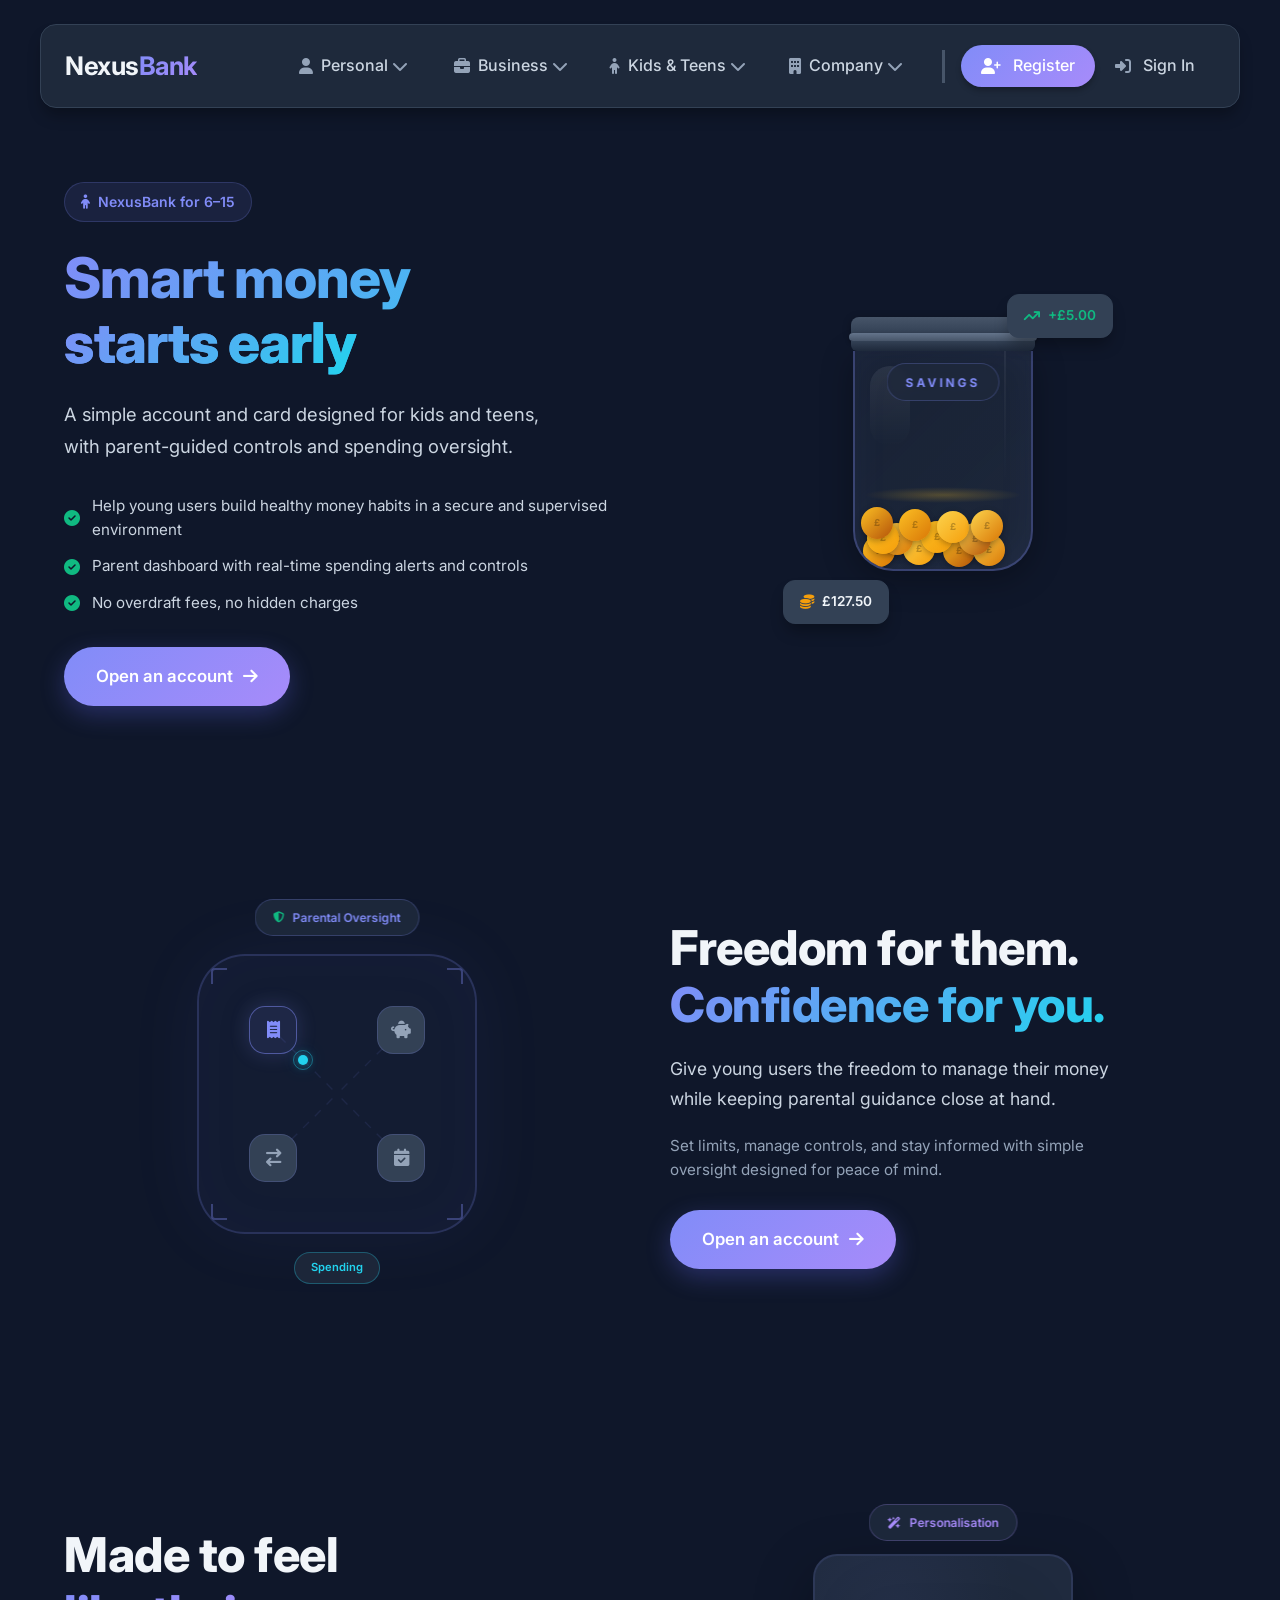
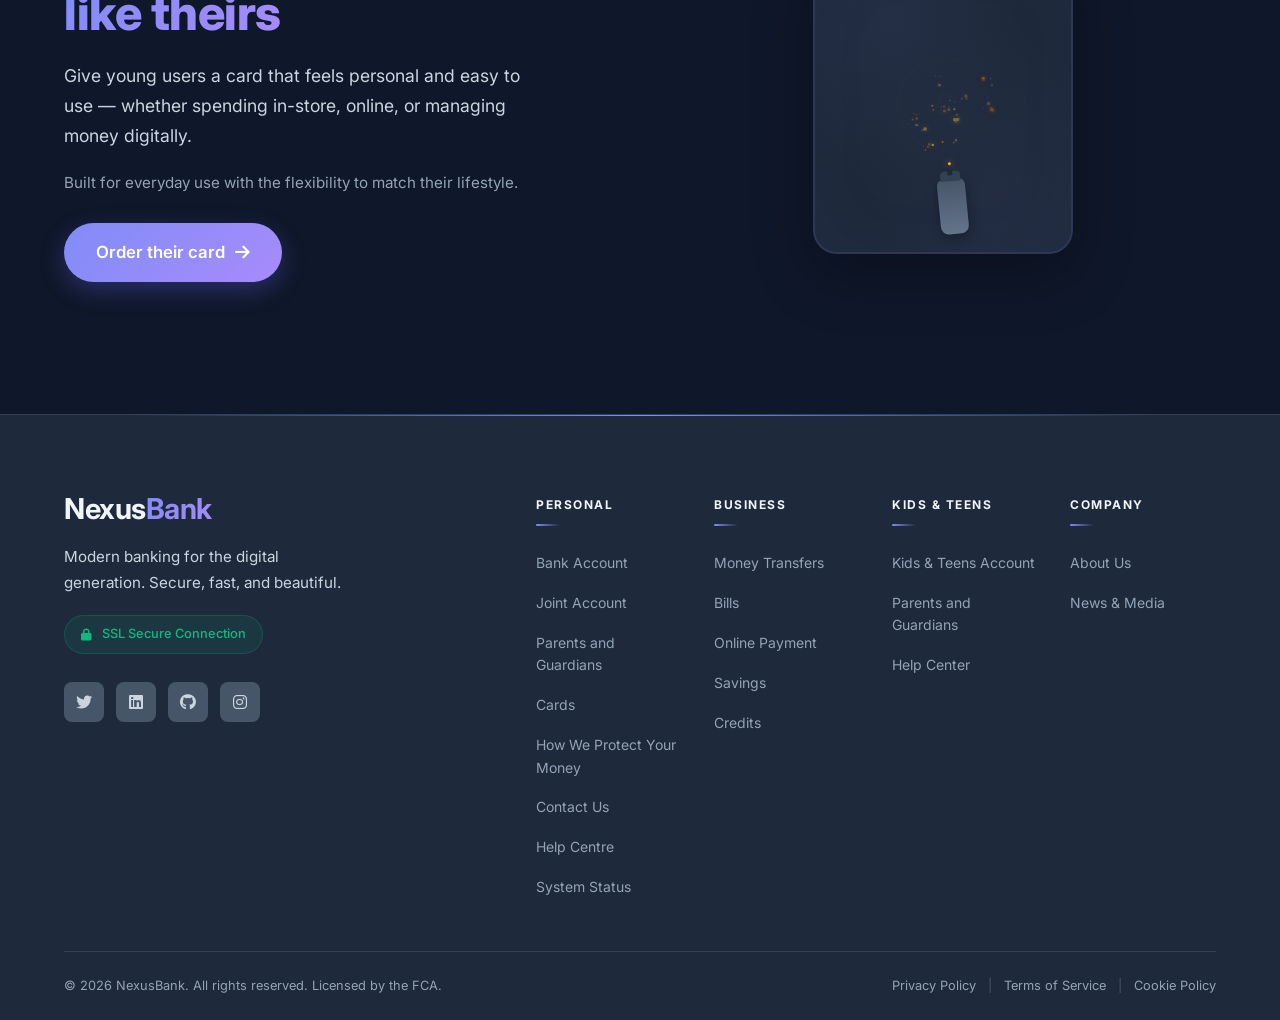
<file: Kids-&-Teens/Parents-and-Guardians/index.html>
<!DOCTYPE html>
<html lang="en">
<head>
    <meta charset="UTF-8">
    <meta name="viewport" content="width=device-width, initial-scale=1.0">
    <title>NexusBank | Personal Accounts</title>
    
    <!-- Font Awesome -->
    <link rel="stylesheet" href="https://cdnjs.cloudflare.com/ajax/libs/font-awesome/6.4.0/css/all.min.css">
    
    <!-- Google Fonts -->
    <link href="https://fonts.googleapis.com/css2?family=Inter:wght@300;400;500;600;700;800&display=swap" rel="stylesheet">
    
    <style>
        /* ===== CSS VARIABLES ===== */
        :root {
            --primary: #818cf8;
            --primary-dark: #6366f1;
            --secondary: #a78bfa;
            --accent: #22d3ee;
            --bg-primary: #0f172a;
            --bg-secondary: #1e293b;
            --surface: #1e293b;
            --surface-elevated: #334155;
            --surface-hover: #475569;
            --text-primary: #f1f5f9;
            --text-secondary: #cbd5e1;
            --text-tertiary: #94a3b8;
            --border-light: #334155;
            --border-medium: #475569;
            --success: #10b981;
            --warning: #f59e0b;
            --error: #ef4444;
            --shadow-sm: 0 1px 2px 0 rgb(0 0 0 / 0.3);
            --shadow-md: 0 4px 6px -1px rgb(0 0 0 / 0.3);
            --shadow-lg: 0 10px 15px -3px rgb(0 0 0 / 0.3);
            --shadow-xl: 0 20px 25px -5px rgb(0 0 0 / 0.3);
            --shadow-2xl: 0 25px 50px -12px rgb(0 0 0 / 0.4);
            --radius-sm: 6px;
            --radius-md: 8px;
            --radius-lg: 12px;
            --radius-xl: 16px;
            --radius-2xl: 24px;
            --radius-3xl: 32px;
            --radius-full: 9999px;
            --space-xs: 4px;
            --space-sm: 8px;
            --space-md: 16px;
            --space-lg: 24px;
            --space-xl: 32px;
            --space-2xl: 48px;
            --transition-fast: 150ms cubic-bezier(0.4, 0, 0.2, 1);
            --transition-normal: 250ms cubic-bezier(0.4, 0, 0.2, 1);
            --transition-bounce: all 0.3s cubic-bezier(0.175, 0.885, 0.32, 1.275);
            --font-body: 'Inter', -apple-system, BlinkMacSystemFont, 'Segoe UI', Roboto, sans-serif;
        }

        * {
            margin: 0;
            padding: 0;
            box-sizing: border-box;
        }

        body {
            font-family: var(--font-body);
            background-color: var(--bg-primary);
            color: var(--text-primary);
            line-height: 1.6;
            padding-top: 94px;
            overflow-x: hidden;
        }

        /* Focus indicators for keyboard users */
        :focus-visible {
            outline: 2px solid var(--primary);
            outline-offset: 2px;
            border-radius: var(--radius-sm);
        }

        /* ===== FLOATING NAVIGATION ===== */
        .floating-nav {
            position: fixed;
            top: var(--space-lg);
            left: 50%;
            transform: translateX(-50%);
            width: calc(100% - 2rem);
            max-width: 1200px;
            background: var(--surface);
            backdrop-filter: blur(10px);
            border: 1px solid var(--border-light);
            border-radius: var(--radius-xl);
            padding: 0 var(--space-lg);
            z-index: 1000;
            box-shadow: var(--shadow-lg);
            display: flex;
            align-items: center;
            justify-content: space-between;
            height: 84px;
        }

        .floating-nav .container {
            display: flex;
            align-items: center;
            justify-content: space-between;
            width: 100%;
            height: 100%;
            padding: 0;
            max-width: 1200px;
            margin: 0 auto;
        }

        .nav-brand {
            font-size: 1.6rem;
            font-weight: 700;
            color: var(--text-primary);
            letter-spacing: -0.5px;
            text-decoration: none;
            flex-shrink: 0;
            line-height: 1;
        }

        .nav-brand .accent {
            background: linear-gradient(135deg, var(--primary), var(--secondary));
            -webkit-background-clip: text;
            -webkit-text-fill-color: transparent;
            background-clip: text;
        }

        .nav-row {
            display: flex;
            align-items: center;
            gap: var(--space-xs);
            margin-left: auto;
            flex-wrap: nowrap;
        }

        .nav-item {
            display: flex;
            align-items: center;
            gap: 0.5rem;
            padding: 0.6rem 1.2rem;
            font-size: 1rem;
            font-family: var(--font-body);
            border-radius: 40px;
            transition: var(--transition-bounce);
            position: relative;
            text-decoration: none;
            color: var(--text-secondary);
            font-weight: 500;
            border: none;
            background: none;
            cursor: pointer;
            white-space: nowrap;
        }

        /* Fix for Issue #1: Button styling to match links */
        button.nav-item {
            font-family: var(--font-body);
            font-size: 1rem;
            font-weight: 500;
            line-height: 1.6;
            cursor: pointer;
            -webkit-appearance: none;
            -moz-appearance: none;
            appearance: none;
        }

        button.nav-item:focus {
            outline: none;
        }

        button.nav-item:focus-visible {
            outline: 2px solid var(--primary);
            outline-offset: 2px;
            border-radius: var(--radius-full);
        }

        button.nav-item.btn-primary {
            background: linear-gradient(135deg, var(--primary), var(--secondary));
        }

        .nav-item i {
            font-size: 1rem;
            transition: transform 0.2s ease;
            color: var(--text-tertiary);
        }

        .nav-item:hover {
            background: var(--surface-hover);
            transform: scale(1.05);
            color: var(--primary);
        }

        .nav-item:active {
            transform: scale(0.97);
            transition: transform 0.05s ease;
        }

        .nav-item:hover i {
            transform: translateY(-1px);
        }

        .nav-item.btn-primary {
            background: linear-gradient(135deg, var(--primary), var(--secondary));
            color: white;
            box-shadow: var(--shadow-md);
            padding: 0.5rem 1.25rem;
        }

        .nav-item.btn-primary i {
            color: white;
        }

        .nav-item.btn-primary:hover {
            transform: translateY(-1px);
            box-shadow: var(--shadow-lg);
        }

        .nav-item.btn-primary:active {
            transform: translateY(0);
            box-shadow: var(--shadow-sm);
        }

        .nav-item.btn-ghost {
            background: transparent;
            padding: 0.5rem 1.25rem;
        }

        .nav-item.btn-ghost:hover {
            background: var(--surface-hover);
            color: var(--primary);
        }

        .nav-item.btn-ghost:active {
            transform: scale(0.97);
        }

        .nav-spacer {
            width: 3px;
            height: 33px;
            background: var(--border-medium);
            margin: 0 var(--space-md);
            flex-shrink: 0;
        }

        .mobile-menu-btn {
            display: none;
            background: none;
            border: none;
            color: var(--text-secondary);
            font-size: 1.25rem;
            cursor: pointer;
            width: 44px;
            height: 44px;
            align-items: center;
            justify-content: center;
            margin-left: var(--space-sm);
            border-radius: var(--radius-md);
            transition: background var(--transition-fast);
        }

        .mobile-menu-btn:hover {
            background: var(--surface-hover);
        }

        .mobile-menu-btn:active {
            transform: scale(0.95);
        }

        /* ===== DROPDOWN MENU STYLES ===== */
        .nav-dropdown {
            position: relative;
        }

        .dropdown-toggle {
            display: flex;
            align-items: center;
            gap: var(--space-xs);
            cursor: pointer;
            text-decoration: none;
        }

        .dropdown-arrow {
            font-size: 0.75rem;
            transition: transform var(--transition-fast);
            color: var(--text-tertiary);
        }

        .nav-dropdown:hover .dropdown-arrow {
            transform: rotate(180deg);
            color: var(--primary);
        }

        .dropdown-menu {
            position: absolute;
            top: 100%;
            left: 50%;
            transform: translateX(-50%) translateY(10px);
            background: var(--surface);
            border: 1px solid var(--border-light);
            border-radius: var(--radius-xl);
            padding: var(--space-xl);
            box-shadow: var(--shadow-2xl);
            opacity: 0;
            visibility: hidden;
            transition: all var(--transition-normal);
            z-index: 1000;
            backdrop-filter: blur(10px);
            margin-top: var(--space-sm);
        }

        .nav-dropdown:hover .dropdown-menu {
            opacity: 1;
            visibility: visible;
            transform: translateX(-50%) translateY(0);
        }

        /* Personal Menu Positioning - FIXED */
        .personal-menu {
            min-width: min(1000px, 85vw);
            max-width: 1200px;
            left: 175%;
            transform: translateX(calc(-50% + 80px)) translateY(10px);
        }

        .nav-dropdown:hover .personal-menu {
            transform: translateX(calc(-50% + 80px)) translateY(0);
        }

        /* Business Menu Positioning - FIXED */
        .business-menu {
            /* reduced width to avoid stretching buttons */
            min-width: min(600px, 65vw);
            max-width: 640px;
            left: 90%;
            transform: translateX(calc(-50% + 120px)) translateY(10px);
            padding-bottom: calc(var(--space-xl) - 0.75rem);
        }

        .nav-dropdown:hover .business-menu {
            transform: translateX(calc(-50% + 120px)) translateY(0);
        }

        /* Kids Menu Positioning */
        .kids-menu {
            min-width: min(500px, 90vw);
            left: 50%;
            transform: translateX(-50%) translateY(10px);
        }

        .nav-dropdown:hover .kids-menu {
            transform: translateX(-50%) translateY(0);
        }

        /* Company Menu Positioning */
        .company-menu {
            min-width: min(700px, 85vw);
            left: 50%;
            transform: translateX(calc(-50% + 40px)) translateY(10px);
        }

        .nav-dropdown:hover .company-menu {
            transform: translateX(calc(-50% + 40px)) translateY(0);
        }

        .dropdown-grid {
            display: grid;
            grid-template-columns: repeat(6, 1fr);
            gap: var(--space-lg);
        }

        /* Personal menu should use four columns: Accounts | Payments | Security | Help */
        .personal-menu .dropdown-grid {
            grid-template-columns: repeat(4, 1fr);
        }

        .business-menu .dropdown-grid {
            grid-template-columns: repeat(2, 1fr);
            gap: var(--space-lg);
        }

        .company-menu .dropdown-grid.two-columns {
            grid-template-columns: repeat(3, 1fr);
        }

        .dropdown-col {
            min-width: 0;
        }

        .dropdown-section-header {
            display: flex;
            align-items: center;
            gap: var(--space-xs);
            color: var(--text-tertiary);
            font-size: 0.75rem;
            font-weight: 600;
            text-transform: uppercase;
            letter-spacing: 0.5px;
            margin-bottom: var(--space-md);
            padding-bottom: var(--space-xs);
            border-bottom: 1px solid var(--border-light);
            cursor: default;
            pointer-events: none;
        }

        .dropdown-link {
            display: flex;
            align-items: center;
            gap: var(--space-sm);
            padding: var(--space-sm) var(--space-md);
            color: var(--text-secondary);
            text-decoration: none;
            font-size: 0.9rem;
            border-radius: var(--radius-md);
            transition: all var(--transition-fast);
            margin-bottom: 2px;
            cursor: pointer;
        }

        .dropdown-link:hover {
            background: var(--surface-hover);
            transform: translateX(5px);
            color: var(--text-primary);
        }

        .dropdown-link:active {
            transform: scale(0.98);
            background: var(--surface-elevated);
        }

        /* Kids Menu Cards */
        .kids-grid {
            display: grid;
            grid-template-columns: repeat(3, 1fr);
            gap: var(--space-md);
        }

        .kids-card {
            background: rgba(129, 140, 248, 0.05);
            border-radius: var(--radius-lg);
            padding: var(--space-md);
            text-align: center;
            text-decoration: none;
            display: block;
            transition: all 0.3s ease;
            border: 1px solid rgba(129, 140, 248, 0.2);
            cursor: pointer;
        }

        .kids-card:hover {
            background: rgba(129, 140, 248, 0.12);
            border-color: rgba(129, 140, 248, 0.5);
            transform: translateY(-2px);
        }

        .kids-card:active {
            transform: translateY(0);
            background: rgba(129, 140, 248, 0.2);
        }

        .kids-icon {
            width: 48px;
            height: 48px;
            background: linear-gradient(135deg, var(--primary), var(--secondary));
            border-radius: var(--radius-md);
            display: flex;
            align-items: center;
            justify-content: center;
            margin: 0 auto 12px auto;
        }

        .kids-icon i {
            font-size: 1.5rem;
            color: white;
        }

        .kids-title {
            font-weight: 600;
            font-size: 0.9rem;
            color: var(--text-primary);
            margin-bottom: 4px;
        }

        .kids-desc {
            font-size: 0.75rem;
            color: var(--text-tertiary);
            line-height: 1.3;
        }

        /* Plan Links */
        .plans-col {
            background: rgba(99, 102, 241, 0.1);
            border-radius: var(--radius-lg);
            padding: var(--space-md);
        }

        .plan-link {
            display: flex;
            align-items: center;
            justify-content: space-between;
            padding: var(--space-sm) var(--space-md);
            color: var(--text-secondary);
            text-decoration: none;
            border-radius: var(--radius-md);
            transition: all var(--transition-fast);
            margin-bottom: 2px;
            cursor: pointer;
        }

        .plan-link:hover {
            background: var(--surface-hover);
            transform: translateX(5px);
            color: var(--text-primary);
        }

        .plan-link:active {
            transform: scale(0.98);
        }

        .plan-name {
            font-weight: 500;
            font-size: 0.9rem;
        }

        .plan-price {
            font-size: 0.8rem;
            color: var(--text-tertiary);
            background: var(--surface);
            padding: 2px 8px;
            border-radius: var(--radius-full);
        }

        .mt-2 { margin-top: 8px; }
        .mt-3 { margin-top: 16px; }

        /* ===== MOBILE MENU STYLES ===== */
        .mobile-nav {
            display: none;
        }
        
        .mobile-menu-panel {
            display: none;
        }
        
        .mobile-tabs-container {
            padding: var(--space-md) var(--space-md) 0 var(--space-md);
            border-bottom: 1px solid var(--border-light);
            overflow-x: auto;
            overflow-y: hidden;
            white-space: nowrap;
            -webkit-overflow-scrolling: touch;
            scrollbar-width: none;
            -ms-overflow-style: none;
            flex-shrink: 0;
        }
        
        .mobile-tabs-container::-webkit-scrollbar {
            display: none;
        }
        
        .mobile-tabs {
            display: flex;
            flex-wrap: nowrap;
            gap: var(--space-sm);
            padding-bottom: var(--space-sm);
            min-width: min-content;
        }
        
        .mobile-tab {
            display: inline-flex;
            align-items: center;
            gap: var(--space-sm);
            padding: 0.75rem 1.25rem;
            background: transparent;
            border: none;
            color: var(--text-tertiary);
            font-weight: 500;
            font-size: 1rem;
            border-radius: var(--radius-full);
            cursor: pointer;
            transition: all var(--transition-fast);
            white-space: nowrap;
            border: 1px solid transparent;
            flex-shrink: 0;
        }
        
        .mobile-tab i {
            font-size: 1.1rem;
        }
        
        .mobile-tab.active {
            background: rgba(129, 140, 248, 0.15);
            color: var(--primary);
            border-color: rgba(129, 140, 248, 0.3);
        }
        
        .mobile-content-area {
            flex: 1;
            overflow-y: auto;
            padding: var(--space-lg) var(--space-md);
            -webkit-overflow-scrolling: touch;
        }
        
        .mobile-menu-section {
            display: none;
        }
        
        .mobile-menu-section.active {
            display: block;
        }
        
        .mobile-menu-list {
            list-style: none;
            margin: 0;
            padding: 0;
        }
        
        .mobile-menu-item {
            display: flex;
            align-items: center;
            padding: var(--space-md) 0;
            color: var(--text-primary);
            text-decoration: none;
            border-bottom: 1px solid var(--border-light);
            font-size: 1rem;
            transition: all var(--transition-fast);
            cursor: pointer;
        }
        
        .mobile-menu-item.has-children {
            justify-content: space-between;
        }
        
        .mobile-menu-item.has-children .arrow {
            color: var(--text-tertiary);
            font-size: 0.8rem;
            transition: transform var(--transition-fast);
        }
        
        .mobile-menu-item.has-children.open .arrow {
            transform: rotate(180deg);
        }
        
        .mobile-submenu {
            list-style: none;
            margin: 0 0 0 var(--space-lg);
            padding: 0;
            display: none;
        }
        
        .mobile-submenu.open {
            display: block;
        }
        
        .mobile-submenu .mobile-menu-item {
            padding: var(--space-sm) 0;
            border-bottom: none;
            color: var(--text-secondary);
            font-size: 0.95rem;
        }
        
        .mobile-menu-footer {
            padding: var(--space-lg) var(--space-md);
            border-top: 1px solid var(--border-light);
            background: var(--bg-secondary);
            display: flex;
            gap: var(--space-md);
            flex-shrink: 0;
        }
        
        .mobile-btn {
            flex: 1;
            padding: var(--space-md);
            border-radius: var(--radius-full);
            font-weight: 600;
            text-align: center;
            text-decoration: none;
            transition: all var(--transition-fast);
            border: none;
            cursor: pointer;
            font-size: 1rem;
        }
        
        .mobile-btn-login {
            background: transparent;
            color: var(--text-primary);
            border: 1px solid var(--border-medium);
        }
        
        .mobile-btn-login:hover,
        .mobile-btn-login:active {
            background: var(--surface-hover);
        }
        
        .mobile-btn-signup {
            background: linear-gradient(135deg, var(--primary), var(--secondary));
            color: white;
        }
        
        .mobile-btn-signup:hover,
        .mobile-btn-signup:active {
            opacity: 0.9;
            transform: scale(0.98);
        }
        
        body.menu-open {
            overflow: hidden;
        }

        /* Loading state for buttons */
        .btn-primary.loading,
        .btn-ghost.loading {
            position: relative;
            pointer-events: none;
            opacity: 0.7;
        }

        .btn-primary.loading::after,
        .btn-ghost.loading::after {
            content: '';
            position: absolute;
            width: 16px;
            height: 16px;
            top: 50%;
            right: 12px;
            transform: translateY(-50%);
            border: 2px solid white;
            border-top-color: transparent;
            border-radius: 50%;
            animation: spin 0.6s linear infinite;
        }

        /* Screen reader only class */
        .sr-only {
            position: absolute;
            width: 1px;
            height: 1px;
            padding: 0;
            margin: -1px;
            overflow: hidden;
            clip: rect(0, 0, 0, 0);
            white-space: nowrap;
            border-width: 0;
        }

        /* Page Content */
        .page-content {
            max-width: 1200px;
            margin: 0 auto;
            padding: 60px 24px;
            text-align: center;
        }

        h1 {
            font-size: 3rem;
            margin-bottom: 16px;
            background: linear-gradient(135deg, var(--primary), var(--accent));
            -webkit-background-clip: text;
            -webkit-text-fill-color: transparent;
            font-weight: 700;
        }

        p {
            color: var(--text-secondary);
            font-size: 1.1rem;
        }

        /* Drag and Drop Styles */
        .dropdown-link[draggable="true"]:active, 
        .plan-link[draggable="true"]:active,
        .kids-card[draggable="true"]:active {
            cursor: grabbing;
        }
        
        .drag-over {
            background: rgba(129, 140, 248, 0.3);
            transform: scale(1.02);
        }
        
        .button-updated {
            animation: pulse 0.3s ease;
        }
        
        @keyframes pulse {
            0% { transform: scale(1); }
            50% { transform: scale(1.05); background: var(--primary); color: white; }
            100% { transform: scale(1); }
        }

        /* Lazy loading animation */
        .dropdown-menu {
            transition: opacity 0.3s ease, visibility 0.3s ease, transform 0.3s ease;
        }

        .dropdown-menu.loading {
            position: relative;
            min-height: 200px;
        }

        .dropdown-menu.loading::after {
            content: '';
            position: absolute;
            top: 50%;
            left: 50%;
            width: 40px;
            height: 40px;
            margin: -20px 0 0 -20px;
            border: 3px solid var(--border-light);
            border-top-color: var(--primary);
            border-radius: 50%;
            animation: spin 0.6s linear infinite;
        }

        @keyframes fadeIn {
            from { opacity: 0; transform: translateY(-10px); }
            to { opacity: 1; transform: translateY(0); }
        }

        @keyframes spin {
            to { transform: rotate(360deg); }
        }

     
/* ===== DEFAULT (FULL SIZE) - Icons + Text ===== */
.nav-item i {
    margin-right: var(--space-xs);
}

/* ===== MEDIUM SIZE - Text Only, Hide Icons ===== */
/* ===== DEFAULT (FULL SIZE) - Above 1150px: Icons + Text ===== */
/* This is the default state - no media query needed */

/* ===== MEDIUM SIZE - 901px to 1150px: Text Only, Hide Icons ===== */
@media (max-width: 1150px) and (min-width: 901px) {
    .nav-item i {
        display: none !important;
    }
    
    .nav-item span {
        display: inline-block !important;
    }
    
    .nav-item.btn-primary i {
        display: none !important;
    }
    
    .nav-item.btn-primary span {
        display: inline-block !important;
    }
    
    /* Dropdown positioning for medium screens */
    .nav-dropdown .dropdown-menu {
        min-width: 70vw;
        max-width: 85vw;
        left: auto !important;
        right: 0 !important;
        transform: translateY(10px) !important;
        max-height: 80vh;
        overflow-y: auto;
        overflow-x: hidden;
    }
    
    .nav-dropdown:hover .dropdown-menu {
        transform: translateY(0) !important;
    }
    
    .personal-menu,
    .business-menu,
    .company-menu,
    .kids-menu {
        left: auto !important;
        right: 0 !important;
        transform: translateY(10px) !important;
        min-width: 300px !important;
        max-width: 400px !important;
    }
    
    .nav-dropdown:hover .personal-menu,
    .nav-dropdown:hover .business-menu,
    .nav-dropdown:hover .company-menu,
    .nav-dropdown:hover .kids-menu {
        transform: translateY(0) !important;
    }
    
    .nav-dropdown .dropdown-grid {
        grid-template-columns: 1fr !important;
        gap: var(--space-md);
    }
    
    .business-menu .dropdown-grid {
        grid-template-columns: 1fr !important;
    }
    
    .dropdown-menu {
        overflow-x: hidden !important;
    }
    
    .dropdown-menu * {
        max-width: 100%;
    }
    
    .nav-row {
        overflow: visible !important;
    }
    
    .floating-nav {
        overflow: visible !important;
    }
}

@media (max-width: 900px) {
    /* Fix icon centering */
    .nav-item {
        display: flex !important;
        align-items: center !important;
        justify-content: center !important;
        padding: 0 !important;
        margin: 0 !important;
        aspect-ratio: 1 / 1;
    }
    
    .nav-item i {
        display: inline-block !important;
        font-size: 1.35rem !important; /* Slightly smaller than 1.5rem */
        margin: 0 !important;
        line-height: 1;
    }
    
    .nav-item span {
        display: none !important;
    }
    
    .nav-item.btn-primary {
        padding: 0 !important;
    }
    
    .nav-item.btn-primary i {
        display: inline-block !important;
        font-size: 1.35rem !important; /* Slightly smaller than 1.5rem */
        margin: 0 !important;
    }
    
    .nav-item.btn-primary span {
        display: none !important;
    }
    
    /* ===== LOGO LEFT + ICONS EDGE-TO-EDGE WITH SPACING ===== */
    .floating-nav .container {
        display: flex !important;
        align-items: center !important;
        justify-content: flex-start !important;
        width: 100% !important;
    }
    
    /* Logo stays on far left with right margin for spacing */
    .nav-brand {
        flex-shrink: 0 !important;
        margin-right: 2rem !important;
    }
    
    /* Nav menu takes remaining space and fills to right edge */
    .nav-menu {
        flex: 1 !important;
        display: flex !important;
        justify-content: flex-end !important;
    }
    
    /* Nav list spans full width with space-between */
    .nav-menu ul,
    .nav-list,
    .nav-row {
        display: flex !important;
        justify-content: space-between !important;
        width: 100% !important;
        margin: 0 !important;
        padding: 0 !important;
        gap: 0 !important;
    }
    
    /* List items */
    .nav-menu li,
    .nav-list li {
        margin: 0 !important;
        padding: 0 !important;
    }
    
    /* Override any existing nav-row margins */
    .nav-row {
        margin-left: 0 !important;
    }
}



/* ===== SMALL SIZE - 900px and below: Icons Only, Hide Text ===== */
@media (max-width: 900px) and (min-width: 769px) {
    .nav-item i {
        display: inline-block !important;
        font-size: 1.125rem;
        margin-right: 0 !important;
    }
    
    .nav-item span {
        display: none !important;
    }
    
    .nav-item.btn-primary i {
        display: inline-block !important;
        margin: 0 !important;
    }
    
    .nav-item.btn-primary span {
        display: none !important;
    }
    
    /* FIX: Make dropdowns behave exactly like medium screens - single column */
    .nav-dropdown {
        position: relative !important;
    }
    
    .nav-dropdown .dropdown-menu {
        min-width: 300px !important;
        max-width: 400px !important;
        left: 0 !important;
        right: auto !important;
        transform: translateY(10px) !important;
        max-height: 80vh;
        overflow-y: auto;
        overflow-x: hidden;
        padding: var(--space-lg) !important;
    }
    
    .nav-dropdown:hover .dropdown-menu {
        transform: translateY(0) !important;
    }
    
    .personal-menu,
    .business-menu,
    .company-menu,
    .kids-menu {
        left: 0 !important;
        right: auto !important;
        transform: translateY(10px) !important;
        min-width: 300px !important;
        max-width: 400px !important;
    }
    
    .nav-dropdown:hover .personal-menu,
    .nav-dropdown:hover .business-menu,
    .nav-dropdown:hover .company-menu,
    .nav-dropdown:hover .kids-menu {
        transform: translateY(0) !important;
    }
    
    /* SINGLE COLUMN GRID - Same as medium screens */
    .nav-dropdown .dropdown-grid {
        grid-template-columns: 1fr !important;
        gap: var(--space-md);
    }
    
    .business-menu .dropdown-grid {
        grid-template-columns: 1fr !important;
    }
    
    .company-menu .dropdown-grid.two-columns {
        grid-template-columns: 1fr !important;
    }
    
    /* Kids menu also single column */
    .kids-grid {
        grid-template-columns: 1fr !important;
    }
    
    .dropdown-menu {
        overflow-x: hidden !important;
    }
    
    .dropdown-menu * {
        max-width: 100%;
    }
    
    .nav-row {
        overflow: visible !important;
    }
    
    .floating-nav {
        overflow: visible !important;
    }
    
    /* Hide section headers that might be empty or redundant */
    .dropdown-section-header {
        font-size: 0.7rem !important;
        padding-bottom: var(--space-xs) !important;
        margin-bottom: var(--space-sm) !important;
    }
    
    /* Make dropdown links more compact */
    .dropdown-link,
    .plan-link {
        padding: var(--space-sm) var(--space-md) !important;
        font-size: 0.9rem !important;
    }
    
    /* Plans column styling */
    .plans-col {
        background: rgba(99, 102, 241, 0.1);
        border-radius: var(--radius-lg);
        padding: var(--space-md);
        margin-top: var(--space-md);
    }
    
    /* Active state for click-based dropdown toggle */
    .nav-dropdown.active .dropdown-menu {
        opacity: 1 !important;
        visibility: visible !important;
        pointer-events: auto !important;
        transform: translateY(0) !important;
    }
    
    .nav-dropdown.active .dropdown-toggle {
        background: var(--surface-hover) !important;
        color: var(--primary) !important;
    }
    
    /* Prevent hover from interfering on touch devices */
    @media (hover: none) and (pointer: coarse) {
        .nav-dropdown:hover .dropdown-menu {
            opacity: 0 !important;
            visibility: hidden !important;
            pointer-events: none !important;
        }
        
        .nav-dropdown.active .dropdown-menu,
        .nav-dropdown.active:hover .dropdown-menu {
            opacity: 1 !important;
            visibility: visible !important;
            pointer-events: auto !important;
            transform: translateY(0) !important;
        }
    }
}

/* ===== EXTRA SMALL - 800px and below: Keep Icons Only ===== */
@media (max-width: 800px) {
    .nav-dropdown .dropdown-menu {
        min-width: 260px;
        max-width: calc(100vw - 24px);
        max-height: 70vh;
        padding: var(--space-md);
    }
    
    .dropdown-link,
    .plan-link {
        padding: var(--space-xs) var(--space-sm);
    }
    
    .plan-name {
        font-size: 0.8rem;
    }
    
    .plan-price {
        font-size: 0.7rem;
    }
    
    .dropdown-section-header {
        font-size: 0.65rem;
    }
    
    .kids-grid {
        grid-template-columns: repeat(auto-fit, minmax(140px, 1fr));
    }
    
    .kids-card {
        white-space: normal;
        word-break: break-word;
    }
    
    .dropdown-menu * {
        max-width: 100%;
        box-sizing: border-box;
    }
}

/* ===== MOBILE MENU - 768px and below ===== */
@media (max-width: 768px) {
    .floating-nav {
        display: none;
    }

    .mobile-nav {
        position: fixed;
        top: 0;
        left: 0;
        right: 0;
        background: var(--surface);
        backdrop-filter: blur(10px);
        border-bottom: 1px solid var(--border-light);
        padding: var(--space-md) var(--space-lg);
        z-index: 1000;
        display: flex;
        align-items: center;
        justify-content: space-between;
        height: 70px;
        box-sizing: border-box;
    }

    .mobile-nav .nav-brand {
        font-size: 1.5rem;
        white-space: nowrap;
        overflow: hidden;
        text-overflow: ellipsis;
        max-width: 70%;
    }

    .mobile-menu-btn {
        display: flex;
        align-items: center;
        justify-content: center;
        width: 44px;
        height: 44px;
        background: transparent;
        border: none;
        color: var(--text-secondary);
        font-size: 1.5rem;
        cursor: pointer;
        border-radius: var(--radius-md);
        transition: background var(--transition-fast);
        flex-shrink: 0;
    }

    .mobile-menu-btn:hover {
        background: var(--surface-hover);
    }

    .mobile-menu-btn:active {
        transform: scale(0.95);
    }

    .mobile-menu-panel {
        position: fixed;
        top: 70px;
        left: 0;
        right: 0;
        bottom: 0;
        background: var(--bg-secondary);
        z-index: 999;
        display: none;
        flex-direction: column;
        overflow: hidden;
        border-top: 1px solid var(--border-light);
        max-width: 100vw;
        box-sizing: border-box;
    }

    .mobile-menu-panel.active {
        display: flex;
    }

    .mobile-tabs-container {
        padding: var(--space-md) var(--space-sm) 0 var(--space-sm);
        border-bottom: 1px solid var(--border-light);
        overflow-x: auto;
        overflow-y: hidden;
        white-space: nowrap;
        -webkit-overflow-scrolling: touch;
        scrollbar-width: none;
        -ms-overflow-style: none;
        flex-shrink: 0;
    }

    .mobile-tabs-container::-webkit-scrollbar {
        display: none;
    }

    .mobile-tabs {
        display: flex;
        flex-wrap: nowrap;
        gap: var(--space-xs);
        padding-bottom: var(--space-sm);
        min-width: min-content;
    }

    .mobile-tab {
        display: inline-flex;
        align-items: center;
        gap: var(--space-sm);
        padding: 0.75rem 1.25rem;
        background: transparent;
        border: none;
        color: var(--text-tertiary);
        font-weight: 500;
        font-size: 1rem;
        border-radius: var(--radius-full);
        cursor: pointer;
        transition: all var(--transition-fast);
        white-space: nowrap;
        border: 1px solid transparent;
        flex-shrink: 0;
        min-height: 44px;
    }

    .mobile-tab i {
        font-size: 1.1rem;
        pointer-events: none;
    }

    .mobile-tab.active {
        background: rgba(129, 140, 248, 0.15);
        color: var(--primary);
        border-color: rgba(129, 140, 248, 0.3);
    }

    .mobile-content-area {
        flex: 1;
        overflow-y: auto;
        overflow-x: hidden;
        padding: var(--space-lg) var(--space-md);
        -webkit-overflow-scrolling: touch;
        max-width: 100%;
        box-sizing: border-box;
        scrollbar-width: thin;
    }

    .mobile-content-area::-webkit-scrollbar {
        width: 5px;
    }

    .mobile-content-area::-webkit-scrollbar-thumb {
        background: var(--primary);
        border-radius: var(--radius-full);
    }

    .mobile-menu-section {
        display: none;
    }

    .mobile-menu-section.active {
        display: block;
    }

    .mobile-menu-list {
        max-width: 100%;
        list-style: none;
        margin: 0;
        padding: 0;
    }

    .mobile-menu-item {
        display: flex;
        align-items: center;
        min-height: 48px;
        max-width: 100%;
        padding: var(--space-sm) 0;
        color: var(--text-primary);
        text-decoration: none;
        border-bottom: 1px solid var(--border-light);
        font-size: 1rem;
        transition: all var(--transition-fast);
        cursor: pointer;
        word-wrap: break-word;
        white-space: normal;
        box-sizing: border-box;
    }

    .mobile-menu-item.has-children {
        justify-content: space-between;
    }

    .mobile-menu-item.has-children .arrow {
        color: var(--text-tertiary);
        font-size: 0.8rem;
        transition: transform var(--transition-fast);
        flex-shrink: 0;
        margin-left: var(--space-md);
    }

    .mobile-menu-item.has-children.open .arrow {
        transform: rotate(180deg);
    }

    .mobile-submenu {
        list-style: none;
        margin: 0 0 0 var(--space-lg);
        padding: 0;
        display: none;
        max-width: 100%;
        box-sizing: border-box;
    }

    .mobile-submenu.open {
        display: block;
    }

    .mobile-submenu .mobile-menu-item {
        padding: var(--space-xs) 0;
        border-bottom: none;
        color: var(--text-secondary);
        font-size: 0.95rem;
        min-height: 40px;
    }

    .mobile-menu-footer {
        padding: var(--space-lg) var(--space-md);
        padding-bottom: max(var(--space-lg), env(safe-area-inset-bottom));
        border-top: 1px solid var(--border-light);
        background: var(--bg-secondary);
        display: flex;
        gap: var(--space-md);
        flex-shrink: 0;
        box-sizing: border-box;
    }

    .mobile-btn {
        flex: 1;
        padding: var(--space-md) var(--space-sm);
        border-radius: var(--radius-full);
        font-weight: 600;
        text-align: center;
        text-decoration: none;
        transition: all var(--transition-fast);
        border: none;
        cursor: pointer;
        font-size: 1rem;
        min-height: 48px;
        display: flex;
        align-items: center;
        justify-content: center;
        white-space: nowrap;
        overflow: hidden;
        text-overflow: ellipsis;
        box-sizing: border-box;
    }

    .mobile-btn-login {
        background: transparent;
        color: var(--text-primary);
        border: 1px solid var(--border-medium);
    }

    .mobile-btn-login:hover,
    .mobile-btn-login:active {
        background: var(--surface-hover);
    }

    .mobile-btn-signup {
        background: linear-gradient(135deg, var(--primary), var(--secondary));
        color: white;
    }

    .mobile-btn-signup:hover,
    .mobile-btn-signup:active {
        opacity: 0.9;
        transform: scale(0.98);
    }

    body {
        padding-top: 70px;
        overflow-x: hidden;
    }

    body.menu-open {
        overflow: hidden;
    }

    .page-content {
        padding-top: 90px;
        padding-left: var(--space-md);
        padding-right: var(--space-md);
        overflow-x: hidden;
        box-sizing: border-box;
    }

    h1 {
        font-size: 2.5rem;
        word-wrap: break-word;
    }

    * {
        max-width: 100%;
    }
}

/* ===== VERY SMALL - 375px and below ===== */
@media (max-width: 375px) {
    .mobile-tab {
        padding: 0.5rem 0.75rem;
        font-size: 0.8rem;
        gap: 0.4rem;
    }

    .mobile-tab i {
        font-size: 0.85rem;
    }

    .mobile-menu-item {
        font-size: 0.9rem;
        min-height: 44px;
        padding: var(--space-xs) 0;
    }

    .mobile-submenu .mobile-menu-item {
        font-size: 0.85rem;
    }

    .mobile-btn {
        font-size: 0.8rem;
        padding: 10px var(--space-xs);
        min-height: 44px;
        white-space: nowrap;
        overflow: hidden;
        text-overflow: ellipsis;
    }

    .mobile-nav .nav-brand {
        font-size: 1.25rem;
        max-width: 65%;
    }

    .mobile-content-area {
        padding: var(--space-md) var(--space-sm);
    }

    .mobile-submenu {
        margin-left: var(--space-md);
    }

    .mobile-tabs-container {
        padding: var(--space-sm) var(--space-xs) 0 var(--space-xs);
    }

    .mobile-menu-footer {
        padding: var(--space-md) var(--space-sm);
        padding-bottom: max(var(--space-md), env(safe-area-inset-bottom));
        gap: var(--space-sm);
    }

    h1 {
        font-size: 2rem;
    }

    .mobile-menu-panel,
    .mobile-content-area,
    .mobile-menu-list,
    .mobile-submenu {
        max-width: 100vw;
        overflow-x: hidden;
    }

    .mobile-menu-item span,
    .mobile-menu-item {
        word-break: break-word;
    }

    .mobile-menu-btn {
        width: 40px;
        height: 40px;
        font-size: 1.3rem;
    }
}

/* ===== HOVER FALLBACK ===== */
@media (hover: hover) {
    .nav-dropdown:hover .dropdown-menu {
        opacity: 1 !important;
        visibility: visible !important;
    }

    @media (max-width: 1150px) and (min-width: 901px) {
        .nav-dropdown:hover .dropdown-menu,
        .nav-dropdown:hover .personal-menu,
        .nav-dropdown:hover .business-menu,
        .nav-dropdown:hover .company-menu,
        .nav-dropdown:hover .kids-menu {
            transform: translateY(0) !important;
        }
    }

    @media (max-width: 900px) {
        .nav-dropdown:hover .dropdown-menu,
        .nav-dropdown:hover .personal-menu,
        .nav-dropdown:hover .business-menu,
        .nav-dropdown:hover .company-menu,
        .nav-dropdown:hover .kids-menu {
            transform: translateY(0) !important;
        }
    }

    @media (min-width: 1151px) {
        .nav-dropdown:hover .personal-menu {
            transform: translateX(calc(-50% + 80px)) translateY(0) !important;
        }

        .nav-dropdown:hover .business-menu {
            transform: translateX(calc(-50% + 120px)) translateY(0) !important;
        }

        .nav-dropdown:hover .kids-menu {
            transform: translateX(-50%) translateY(0) !important;
        }

        .nav-dropdown:hover .company-menu {
            transform: translateX(calc(-50% + 40px)) translateY(0) !important;
        }
    }
}
         
/* ===== SMALL SIZE - 900px and below: Icons Only, Hide Text ===== */
@media (max-width: 900px) and (min-width: 769px) {
    /* Fix icon centering */
    .nav-item {
        display: flex !important;
        align-items: center !important;
        justify-content: center !important;
        padding: 0.6rem !important;
        aspect-ratio: 1 / 1;
    }
    
    .nav-item i {
        display: inline-block !important;
        font-size: 1.125rem;
        margin: 0 !important;
        line-height: 1;
    }
    
    .nav-item span {
        display: none !important;
    }
    
    .nav-item.btn-primary {
        padding: 0.6rem !important;
    }
    
    .nav-item.btn-primary i {
        display: inline-block !important;
        margin: 0 !important;
    }
    
    .nav-item.btn-primary span {
        display: none !important;
    }
    
    /* Keep the rest of your existing styles for this breakpoint... */
    /* (dropdown positioning, grid layouts, tooltips, etc.) */
}

/* Extra small screens - smaller tooltips */
@media (max-width: 800px) and (min-width: 769px) {
    .nav-item::after {
        font-size: 0.7rem;
        padding: 4px 8px;
        bottom: -36px;
    }
}

@media (max-width: 768px) {
    .bank-hero {
        padding: 2rem 0;
    }
    
    .trust-badges {
        flex-direction: column;
        gap: 1.5rem;
        align-items: flex-start;
        max-width: 300px;
        margin: 0 auto;
    }
    
    .features-grid-2col {
        grid-template-columns: 1fr;
    }
    
    .section-label h2 {
        font-size: 2rem;
    }
}



/* Responsive Design */
@media (max-width: 968px) {
    .joint-hero-section {
        flex-direction: column;
        text-align: center;
        gap: 40px;
        padding: 60px 24px 40px;
    }
    
    .joint-hero-content {
        max-width: 100%;
    }
    
    .joint-hero-title {
        font-size: 2.5rem;
    }
    
    .joint-hero-subtitle {
        font-size: 1.1rem;
    }
    
    .joint-trust-badges {
        justify-content: center;
        flex-wrap: wrap;
    }
    
    .joint-animation-container {
        min-height: 400px;
        max-width: 100%;
    }
    
    .animation-scene {
        height: 380px;
    }
    
    .user-card {
        width: 75px;
        height: 95px;
    }
}

@media (max-width: 480px) {
    .joint-hero-title {
        font-size: 2rem;
    }
    
    .joint-hero-subtitle {
        font-size: 1rem;
    }
    
    .joint-hero-cta {
        font-size: 1rem;
        padding: 14px 28px;
    }
    
    .joint-animation-container {
        min-height: 320px;
    }
    
    .animation-scene {
        height: 300px;
    }
    
    
    
    .user-card {
        width: 65px;
        height: 80px;
    }
    
    .user-avatar {
        width: 32px;
        height: 32px;
        font-size: 1rem;
    }
    
    
}

/* ===== FOOTER ===== */
.footer {
    background: var(--surface);
    border-top: 1px solid var(--border-light);
    padding: 5rem 0 0;
    flex-shrink: 0;
    margin-top: auto;
    position: relative;
}

.footer::before {
    content: '';
    position: absolute;
    top: 0;
    left: 50%;
    transform: translateX(-50%);
    width: 80%;
    max-width: 1200px;
    height: 1px;
    background: linear-gradient(90deg, transparent, var(--primary), transparent);
}

.footer .container {
    max-width: 1200px;
    margin: 0 auto;
    padding: 0 var(--space-lg);
}

.footer-grid {
    display: grid;
    grid-template-columns: 1.5fr 2.5fr;
    gap: 4rem;
    padding-bottom: 3rem;
}

.footer-brand-col {
    display: flex;
    flex-direction: column;
    gap: 1.25rem;
}

.footer-logo {
    font-size: 1.8rem;
    font-weight: 700;
    color: var(--text-primary);
    letter-spacing: -0.5px;
    text-decoration: none;
    line-height: 1;
}

.footer-logo .accent {
    background: linear-gradient(135deg, var(--primary), var(--secondary));
    -webkit-background-clip: text;
    -webkit-text-fill-color: transparent;
    background-clip: text;
}

.footer-tagline {
    color: var(--text-secondary);
    line-height: 1.7;
    font-size: 0.95rem;
    max-width: 280px;
}

.ssl-secure {
    display: flex;
    align-items: center;
    gap: 0.6rem;
    color: var(--success);
    font-size: 0.8rem;
    font-weight: 500;
    background: rgba(16, 185, 129, 0.1);
    padding: 0.5rem 1rem;
    border-radius: var(--radius-full);
    width: fit-content;
    border: 1px solid rgba(16, 185, 129, 0.2);
}

.ssl-secure i {
    font-size: 0.75rem;
}

.footer-social {
    display: flex;
    gap: 0.75rem;
    margin-top: 0.5rem;
}

.social-link {
    width: 40px;
    height: 40px;
    background: var(--surface-hover);
    border-radius: var(--radius-md);
    display: flex;
    align-items: center;
    justify-content: center;
    color: var(--text-secondary);
    transition: all 0.3s ease;
    text-decoration: none;
    border: 1px solid transparent;
}

.social-link:hover {
    background: linear-gradient(135deg, var(--primary), var(--secondary));
    color: white;
    transform: translateY(-3px);
    border-color: transparent;
    box-shadow: 0 8px 20px rgba(99, 102, 241, 0.3);
}

.footer-links-col {
    display: grid;
    grid-template-columns: repeat(4, 1fr);
    gap: 2rem;
}

.footer-column {
    display: flex;
    flex-direction: column;
    gap: 0.6rem;
}

.footer-title {
    font-weight: 700;
    font-size: 0.75rem;
    text-transform: uppercase;
    letter-spacing: 1.5px;
    margin-bottom: 0.75rem;
    color: var(--text-primary);
    font-family: var(--font-body);
    position: relative;
    padding-bottom: 0.75rem;
}

.footer-title::after {
    content: '';
    position: absolute;
    bottom: 0;
    left: 0;
    width: 24px;
    height: 2px;
    background: linear-gradient(90deg, var(--primary), transparent);
    border-radius: 2px;
}

.footer-link {
    color: var(--text-tertiary);
    text-decoration: none;
    transition: all 0.2s ease;
    font-size: 0.875rem;
    padding: 0.25rem 0;
    position: relative;
    width: fit-content;
}

.footer-link::after {
    content: '';
    position: absolute;
    bottom: 0;
    left: 0;
    width: 0;
    height: 1px;
    background: var(--primary);
    transition: width 0.3s ease;
}

.footer-link:hover {
    color: var(--primary);
    transform: translateX(4px);
}

.footer-link:hover::after {
    width: 100%;
}

.footer-bottom {
    display: flex;
    justify-content: space-between;
    align-items: center;
    padding: 1.5rem 0;
    border-top: 1px solid var(--border-light);
    flex-wrap: wrap;
    gap: 1rem;
}

.copyright {
    color: var(--text-tertiary);
    font-size: 0.8rem;
}

.footer-bottom-links {
    display: flex;
    align-items: center;
    gap: 0.75rem;
}

.footer-bottom-link {
    color: var(--text-tertiary);
    text-decoration: none;
    font-size: 0.8rem;
    transition: color 0.2s ease;
}

.footer-bottom-link:hover {
    color: var(--primary);
}

.footer-divider {
    color: var(--border-medium);
    font-size: 0.8rem;
}

/* Mobile Responsive for Footer */
@media (max-width: 1024px) {
    .footer-grid {
        grid-template-columns: 1fr;
        gap: 3rem;
    }
    
    .footer-links-col {
        grid-template-columns: repeat(2, 1fr);
        gap: 2rem;
    }
}

@media (max-width: 768px) {
    .footer {
        padding: 3rem 0 0;
    }
    
    .footer-grid {
        gap: 2.5rem;
    }
    
    .footer-links-col {
        grid-template-columns: repeat(2, 1fr);
        gap: 2rem;
    }
    
    .footer-tagline {
        max-width: 100%;
    }

    .footer-bottom {
        flex-direction: column;
        text-align: center;
        gap: 0.75rem;
    }
    
    .footer-bottom-links {
        flex-wrap: wrap;
        justify-content: center;
    }
}

@media (max-width: 480px) {
    .footer-links-col {
        grid-template-columns: 1fr 1fr;
        gap: 1.5rem;
    }
    
    .footer-column {
        gap: 0.5rem;
    }
    
    .footer-link {
        font-size: 0.8rem;
    }
}
/* ===== KIDS & TEENS HERO SECTION ===== */
.kids-hero {
    max-width: 1200px;
    margin: 0 auto;
    padding: 80px 24px;
    display: grid;
    grid-template-columns: 1fr 1fr;
    gap: 60px;
    align-items: center;
    min-height: calc(100vh - 200px);
}

.kids-hero-content {
    display: flex;
    flex-direction: column;
    gap: 24px;
}

.kids-hero-badge {
    display: inline-flex;
    align-items: center;
    gap: 8px;
    background: rgba(129, 140, 248, 0.1);
    border: 1px solid rgba(129, 140, 248, 0.2);
    color: var(--primary);
    font-size: 0.875rem;
    font-weight: 600;
    padding: 8px 16px;
    border-radius: var(--radius-full);
    width: fit-content;
}

.kids-hero-badge i {
    font-size: 0.9rem;
}

.kids-hero-title {
    font-size: 3.5rem;
    font-weight: 800;
    line-height: 1.15;
    letter-spacing: -1px;
    color: var(--text-primary);
    margin: 0;
}

.kids-hero-title .gradient-text {
    background: linear-gradient(135deg, var(--primary), var(--accent));
    -webkit-background-clip: text;
    -webkit-text-fill-color: transparent;
    background-clip: text;
}

.kids-hero-description {
    font-size: 1.15rem;
    color: var(--text-secondary);
    line-height: 1.7;
    max-width: 500px;
    margin: 0;
}

.kids-hero-features {
    display: flex;
    flex-direction: column;
    gap: 12px;
    margin-top: 8px;
}

.kids-hero-feature {
    display: flex;
    align-items: center;
    gap: 12px;
    font-size: 0.95rem;
    color: var(--text-secondary);
}

.kids-hero-feature i {
    color: var(--success);
    font-size: 1rem;
    flex-shrink: 0;
}

.kids-hero-cta {
    display: inline-flex;
    align-items: center;
    gap: 10px;
    background: linear-gradient(135deg, var(--primary), var(--secondary));
    color: white;
    font-size: 1.05rem;
    font-weight: 600;
    padding: 16px 32px;
    border-radius: var(--radius-full);
    text-decoration: none;
    width: fit-content;
    transition: all 0.3s ease;
    border: none;
    cursor: pointer;
    box-shadow: 0 8px 24px rgba(99, 102, 241, 0.3);
    margin-top: 8px;
}

.kids-hero-cta:hover {
    transform: translateY(-2px);
    box-shadow: 0 12px 32px rgba(99, 102, 241, 0.4);
}

.kids-hero-cta:active {
    transform: translateY(0);
}

/* ===== SAVINGS JAR VISUAL ===== */
.kids-hero-visual {
    display: flex;
    align-items: center;
    justify-content: center;
    position: relative;
}

.savings-jar-container {
    position: relative;
    width: 300px;
    height: 420px;
    display: flex;
    align-items: center;
    justify-content: center;
}

/* Jar */
.jar {
    position: relative;
    width: 200px;
    display: flex;
    flex-direction: column;
    align-items: center;
}

/* Jar Lid */
.jar-lid {
    position: relative;
    z-index: 3;
}

.lid-top {
    width: 184px;
    height: 16px;
    background: linear-gradient(180deg, #475569, #334155);
    border-radius: 8px 8px 0 0;
    margin: 0 auto;
    box-shadow: 0 2px 8px rgba(0, 0, 0, 0.3);
}

.lid-ridge {
    width: 188px;
    height: 8px;
    background: linear-gradient(180deg, #64748b, #475569);
    border-radius: 4px;
    margin: 0 auto;
    box-shadow: 0 2px 4px rgba(0, 0, 0, 0.3);
}

.lid-base {
    width: 184px;
    height: 10px;
    background: linear-gradient(180deg, #334155, #1e293b);
    border-radius: 0 0 6px 6px;
    margin: 0 auto;
}

/* Jar Glass Body */
.jar-glass {
    width: 180px;
    height: 220px;
    background: linear-gradient(
        135deg,
        rgba(30, 41, 59, 0.6),
        rgba(51, 65, 85, 0.4)
    );
    border: 2px solid rgba(129, 140, 248, 0.3);
    border-top: none;
    border-radius: 0 0 40px 40px;
    position: relative;
    overflow: hidden;
    backdrop-filter: blur(4px);
    box-shadow: 
        inset 0 0 40px rgba(129, 140, 248, 0.05),
        0 8px 32px rgba(0, 0, 0, 0.3);
}

/* Glass highlight */
.jar-glass::before {
    content: '';
    position: absolute;
    top: 15px;
    left: 15px;
    width: 40px;
    height: 80px;
    background: linear-gradient(
        180deg,
        rgba(255, 255, 255, 0.08),
        transparent
    );
    border-radius: 20px;
    z-index: 2;
    pointer-events: none;
}

/* Glass reflection line */
.jar-glass::after {
    content: '';
    position: absolute;
    top: 0;
    right: 25px;
    width: 2px;
    height: 60%;
    background: linear-gradient(
        180deg,
        rgba(255, 255, 255, 0.06),
        transparent
    );
    z-index: 2;
    pointer-events: none;
}

/* "Savings" label above the jar */
.jar-label-top {
    position: absolute;
    top: 12px;
    left: 50%;
    transform: translateX(-50%);
    background: rgba(30, 41, 59, 0.9);
    border: 1px solid rgba(129, 140, 248, 0.25);
    border-radius: var(--radius-full);
    padding: 5px 18px;
    z-index: 5;
    backdrop-filter: blur(8px);
}

.label-text-top {
    font-size: 0.75rem;
    font-weight: 700;
    letter-spacing: 3px;
    text-transform: uppercase;
    color: var(--primary);
}

/* Accumulated coins pile at bottom of jar */
.coins-pile {
    position: absolute;
    bottom: 0;
    left: 0;
    right: 0;
    width: 100%;
    height: 0;
    z-index: 1;
    transition: height 0.6s cubic-bezier(0.34, 1.56, 0.64, 1);
}

/* Coin levels - height of the pile */
.coins-pile.level-1 { height: 32px; }
.coins-pile.level-2 { height: 54px; }
.coins-pile.level-3 { height: 74px; }
.coins-pile.level-4 { height: 92px; }
.coins-pile.level-5 { height: 108px; }
.coins-pile.level-6 { height: 124px; }
.coins-pile.level-7 { height: 140px; }
.coins-pile.level-8 { height: 156px; }
.coins-pile.level-9 { height: 172px; }

/* Glow effect on top of the pile */
.coins-pile::after {
    content: '';
    position: absolute;
    top: -8px;
    left: 5%;
    width: 90%;
    height: 16px;
    background: radial-gradient(
        ellipse at center,
        rgba(251, 191, 36, 0.25),
        transparent 70%
    );
    z-index: 2;
    opacity: 0;
    transition: opacity 0.4s ease;
}

.coins-pile.has-coins::after {
    opacity: 1;
}

/* Individual coins in the pile */
.coin-in-pile {
    position: absolute;
    width: 32px;
    height: 32px;
    border-radius: 50%;
    z-index: 1;
    opacity: 0;
    transform: scale(0);
    transition: all 0.5s cubic-bezier(0.34, 1.56, 0.64, 1);
    box-shadow: 0 2px 6px rgba(0, 0, 0, 0.3);
}

.coin-in-pile.visible {
    opacity: 1;
    transform: scale(1);
}

.coin-in-pile::after {
    content: '£';
    position: absolute;
    top: 50%;
    left: 50%;
    transform: translate(-50%, -50%);
    font-size: 0.6rem;
    font-weight: 700;
    color: rgba(0, 0, 0, 0.25);
    font-family: var(--font-body);
}

/* 
   Coin positions - spread across full jar width
   4 coins per row, with extra coins on the right side
   Total: 36 coins (9 rows × 4 coins)
*/

/* Row 1 (bottom) - 4 coins */
.coin-in-pile:nth-child(1)  { bottom: 2px;  left: 8px;   background: linear-gradient(135deg, #fbbf24, #d97706); transition-delay: 0.03s; }
.coin-in-pile:nth-child(2)  { bottom: 4px;  left: 48px;  background: linear-gradient(135deg, #fcd34d, #f59e0b); transition-delay: 0.06s; }
.coin-in-pile:nth-child(3)  { bottom: 2px;  left: 88px;  background: linear-gradient(135deg, #fbbf24, #b45309); transition-delay: 0.09s; }
.coin-in-pile:nth-child(4)  { bottom: 3px;  left: 118px; background: linear-gradient(135deg, #fcd34d, #d97706); transition-delay: 0.12s; }

/* Row 2 - 4 coins */
.coin-in-pile:nth-child(5)  { bottom: 14px; left: 26px;  background: linear-gradient(135deg, #fcd34d, #d97706); transition-delay: 0.15s; }
.coin-in-pile:nth-child(6)  { bottom: 16px; left: 66px;  background: linear-gradient(135deg, #fbbf24, #f59e0b); transition-delay: 0.18s; }
.coin-in-pile:nth-child(7)  { bottom: 14px; left: 104px; background: linear-gradient(135deg, #fcd34d, #b45309); transition-delay: 0.21s; }
.coin-in-pile:nth-child(8)  { bottom: 15px; left: 12px;  background: linear-gradient(135deg, #fbbf24, #f59e0b); transition-delay: 0.24s; }

/* Row 3 - 4 coins */
.coin-in-pile:nth-child(9)  { bottom: 28px; left: 44px;  background: linear-gradient(135deg, #fbbf24, #d97706); transition-delay: 0.27s; }
.coin-in-pile:nth-child(10) { bottom: 26px; left: 82px;  background: linear-gradient(135deg, #fcd34d, #f59e0b); transition-delay: 0.30s; }
.coin-in-pile:nth-child(11) { bottom: 30px; left: 6px;   background: linear-gradient(135deg, #fbbf24, #b45309); transition-delay: 0.33s; }
.coin-in-pile:nth-child(12) { bottom: 27px; left: 116px; background: linear-gradient(135deg, #fcd34d, #d97706); transition-delay: 0.36s; }

/* Row 4 - 4 coins */
.coin-in-pile:nth-child(13) { bottom: 40px; left: 22px;  background: linear-gradient(135deg, #fcd34d, #d97706); transition-delay: 0.39s; }
.coin-in-pile:nth-child(14) { bottom: 42px; left: 60px;  background: linear-gradient(135deg, #fbbf24, #f59e0b); transition-delay: 0.42s; }
.coin-in-pile:nth-child(15) { bottom: 38px; left: 98px;  background: linear-gradient(135deg, #fcd34d, #b45309); transition-delay: 0.45s; }
.coin-in-pile:nth-child(16) { bottom: 41px; left: 124px; background: linear-gradient(135deg, #fbbf24, #d97706); transition-delay: 0.48s; }

/* Row 5 - 4 coins */
.coin-in-pile:nth-child(17) { bottom: 52px; left: 10px;  background: linear-gradient(135deg, #fbbf24, #d97706); transition-delay: 0.51s; }
.coin-in-pile:nth-child(18) { bottom: 54px; left: 38px;  background: linear-gradient(135deg, #fcd34d, #f59e0b); transition-delay: 0.54s; }
.coin-in-pile:nth-child(19) { bottom: 50px; left: 76px;  background: linear-gradient(135deg, #fbbf24, #b45309); transition-delay: 0.57s; }
.coin-in-pile:nth-child(20) { bottom: 53px; left: 110px; background: linear-gradient(135deg, #fcd34d, #d97706); transition-delay: 0.60s; }

/* Row 6 - 4 coins */
.coin-in-pile:nth-child(21) { bottom: 66px; left: 52px;  background: linear-gradient(135deg, #fcd34d, #d97706); transition-delay: 0.63s; }
.coin-in-pile:nth-child(22) { bottom: 64px; left: 90px;  background: linear-gradient(135deg, #fbbf24, #f59e0b); transition-delay: 0.66s; }
.coin-in-pile:nth-child(23) { bottom: 68px; left: 16px;  background: linear-gradient(135deg, #fcd34d, #b45309); transition-delay: 0.69s; }
.coin-in-pile:nth-child(24) { bottom: 65px; left: 122px; background: linear-gradient(135deg, #fbbf24, #d97706); transition-delay: 0.72s; }

/* Row 7 - 4 coins */
.coin-in-pile:nth-child(25) { bottom: 78px; left: 28px;  background: linear-gradient(135deg, #fbbf24, #d97706); transition-delay: 0.75s; }
.coin-in-pile:nth-child(26) { bottom: 80px; left: 68px;  background: linear-gradient(135deg, #fcd34d, #f59e0b); transition-delay: 0.78s; }
.coin-in-pile:nth-child(27) { bottom: 76px; left: 104px; background: linear-gradient(135deg, #fbbf24, #b45309); transition-delay: 0.81s; }
.coin-in-pile:nth-child(28) { bottom: 79px; left: 4px;   background: linear-gradient(135deg, #fcd34d, #d97706); transition-delay: 0.84s; }

/* Row 8 - 4 coins */
.coin-in-pile:nth-child(29) { bottom: 92px; left: 44px;  background: linear-gradient(135deg, #fcd34d, #d97706); transition-delay: 0.87s; }
.coin-in-pile:nth-child(30) { bottom: 90px; left: 84px;  background: linear-gradient(135deg, #fbbf24, #f59e0b); transition-delay: 0.90s; }
.coin-in-pile:nth-child(31) { bottom: 94px; left: 22px;  background: linear-gradient(135deg, #fcd34d, #b45309); transition-delay: 0.93s; }
.coin-in-pile:nth-child(32) { bottom: 91px; left: 116px; background: linear-gradient(135deg, #fbbf24, #d97706); transition-delay: 0.96s; }

/* Row 9 - 4 coins */
.coin-in-pile:nth-child(33) { bottom: 104px; left: 8px;   background: linear-gradient(135deg, #fbbf24, #d97706); transition-delay: 0.99s; }
.coin-in-pile:nth-child(34) { bottom: 106px; left: 56px;  background: linear-gradient(135deg, #fcd34d, #f59e0b); transition-delay: 1.02s; }
.coin-in-pile:nth-child(35) { bottom: 102px; left: 98px;  background: linear-gradient(135deg, #fbbf24, #b45309); transition-delay: 1.05s; }
.coin-in-pile:nth-child(36) { bottom: 105px; left: 128px; background: linear-gradient(135deg, #fcd34d, #d97706); transition-delay: 1.08s; }

/* Falling coin */
.falling-coin {
    position: absolute;
    top: -30px;
    left: 50%;
    transform: translateX(-50%);
    width: 40px;
    height: 40px;
    background: linear-gradient(135deg, #fcd34d, #f59e0b);
    border-radius: 50%;
    z-index: 3;
    box-shadow: 0 4px 12px rgba(251, 191, 36, 0.3);
    opacity: 0;
}

.falling-coin.animating {
    animation: coinFall 2.5s ease-in forwards;
}

.falling-coin::after {
    content: '£';
    position: absolute;
    top: 50%;
    left: 50%;
    transform: translate(-50%, -50%);
    font-size: 0.75rem;
    font-weight: 700;
    color: rgba(0, 0, 0, 0.3);
    font-family: var(--font-body);
}

/* Value Indicators */
.value-indicator {
    position: absolute;
    display: flex;
    align-items: center;
    gap: 8px;
    background: var(--surface-elevated);
    border: 1px solid var(--border-light);
    padding: 10px 16px;
    border-radius: var(--radius-lg);
    font-size: 0.85rem;
    font-weight: 600;
    color: var(--text-primary);
    box-shadow: var(--shadow-lg);
    z-index: 5;
    animation: floatBadge 3s ease-in-out infinite;
}

.value-up {
    top: 60px;
    right: -20px;
    color: var(--success);
}

.value-up i {
    font-size: 0.9rem;
}

.value-total {
    bottom: 30px;
    left: -10px;
    animation-delay: 1.5s;
}

.value-total i {
    color: var(--warning);
    font-size: 0.9rem;
}

/* ===== ANIMATIONS ===== */
@keyframes coinFall {
    0% {
        top: -40px;
        opacity: 0;
        transform: translateX(-50%) rotate(0deg) scale(0.8);
    }
    10% {
        opacity: 1;
    }
    75% {
        opacity: 1;
    }
    90% {
        opacity: 0.4;
    }
    100% {
        top: 88%;
        opacity: 0;
        transform: translateX(-50%) rotate(360deg) scale(0.5);
    }
}

@keyframes floatBadge {
    0%, 100% {
        transform: translateY(0);
    }
    50% {
        transform: translateY(-6px);
    }
}

/* ===== RESPONSIVE ===== */
@media (max-width: 968px) {
    .kids-hero {
        grid-template-columns: 1fr;
        text-align: center;
        gap: 40px;
        padding: 60px 24px 40px;
        min-height: auto;
    }
    
    .kids-hero-content {
        align-items: center;
    }
    
    .kids-hero-title {
        font-size: 2.5rem;
    }
    
    .kids-hero-description {
        max-width: 100%;
    }
    
    .kids-hero-features {
        align-items: flex-start;
        text-align: left;
    }
    
    .savings-jar-container {
        width: 260px;
        height: 380px;
    }
    
    .jar-glass {
        width: 160px;
        height: 200px;
    }
    
    .lid-top { width: 164px; }
    .lid-ridge { width: 168px; }
    .lid-base { width: 164px; }
    
    .coins-pile.level-1 { height: 26px; }
    .coins-pile.level-2 { height: 44px; }
    .coins-pile.level-3 { height: 60px; }
    .coins-pile.level-4 { height: 76px; }
    .coins-pile.level-5 { height: 90px; }
    .coins-pile.level-6 { height: 104px; }
    .coins-pile.level-7 { height: 118px; }
    .coins-pile.level-8 { height: 132px; }
    .coins-pile.level-9 { height: 146px; }
    
    .coin-in-pile {
        width: 26px;
        height: 26px;
    }
    
    .coin-in-pile::after {
        font-size: 0.5rem;
    }
    
    /* Adjusted positions for smaller jar */
    .coin-in-pile:nth-child(1)  { bottom: 2px;  left: 6px;  }
    .coin-in-pile:nth-child(2)  { bottom: 4px;  left: 38px; }
    .coin-in-pile:nth-child(3)  { bottom: 2px;  left: 72px; }
    .coin-in-pile:nth-child(4)  { bottom: 3px;  left: 98px; }
    .coin-in-pile:nth-child(5)  { bottom: 12px; left: 20px; }
    .coin-in-pile:nth-child(6)  { bottom: 14px; left: 54px; }
    .coin-in-pile:nth-child(7)  { bottom: 12px; left: 86px; }
    .coin-in-pile:nth-child(8)  { bottom: 13px; left: 10px; }
    .coin-in-pile:nth-child(9)  { bottom: 24px; left: 36px; }
    .coin-in-pile:nth-child(10) { bottom: 22px; left: 68px; }
    .coin-in-pile:nth-child(11) { bottom: 26px; left: 4px;  }
    .coin-in-pile:nth-child(12) { bottom: 23px; left: 96px; }
    .coin-in-pile:nth-child(13) { bottom: 34px; left: 18px; }
    .coin-in-pile:nth-child(14) { bottom: 36px; left: 50px; }
    .coin-in-pile:nth-child(15) { bottom: 32px; left: 80px; }
    .coin-in-pile:nth-child(16) { bottom: 35px; left: 104px;}
    .coin-in-pile:nth-child(17) { bottom: 44px; left: 8px;  }
    .coin-in-pile:nth-child(18) { bottom: 46px; left: 32px; }
    .coin-in-pile:nth-child(19) { bottom: 42px; left: 62px; }
    .coin-in-pile:nth-child(20) { bottom: 45px; left: 92px; }
    .coin-in-pile:nth-child(21) { bottom: 54px; left: 44px; }
    .coin-in-pile:nth-child(22) { bottom: 52px; left: 76px; }
    .coin-in-pile:nth-child(23) { bottom: 56px; left: 14px; }
    .coin-in-pile:nth-child(24) { bottom: 53px; left: 102px;}
    .coin-in-pile:nth-child(25) { bottom: 64px; left: 24px; }
    .coin-in-pile:nth-child(26) { bottom: 66px; left: 58px; }
    .coin-in-pile:nth-child(27) { bottom: 62px; left: 88px; }
    .coin-in-pile:nth-child(28) { bottom: 65px; left: 4px;  }
    .coin-in-pile:nth-child(29) { bottom: 76px; left: 38px; }
    .coin-in-pile:nth-child(30) { bottom: 74px; left: 70px; }
    .coin-in-pile:nth-child(31) { bottom: 78px; left: 18px; }
    .coin-in-pile:nth-child(32) { bottom: 75px; left: 96px; }
    .coin-in-pile:nth-child(33) { bottom: 86px; left: 6px;  }
    .coin-in-pile:nth-child(34) { bottom: 88px; left: 48px; }
    .coin-in-pile:nth-child(35) { bottom: 84px; left: 82px; }
    .coin-in-pile:nth-child(36) { bottom: 87px; left: 108px;}
    
    .falling-coin {
        width: 34px;
        height: 34px;
    }
    
    .falling-coin::after {
        font-size: 0.65rem;
    }
    
    .jar-label-top {
        top: 10px;
        padding: 4px 14px;
    }
    
    .label-text-top {
        font-size: 0.65rem;
        letter-spacing: 2px;
    }
    
    .value-up {
        right: -5px;
        top: 50px;
        font-size: 0.75rem;
        padding: 8px 12px;
    }
    
    .value-total {
        left: 0;
        bottom: 20px;
        font-size: 0.75rem;
        padding: 8px 12px;
    }
}

@media (max-width: 480px) {
    .kids-hero-title {
        font-size: 2rem;
    }
    
    .kids-hero-description {
        font-size: 1rem;
    }
    
    .savings-jar-container {
        width: 220px;
        height: 340px;
    }
    
    .jar-glass {
        width: 140px;
        height: 170px;
        border-radius: 0 0 30px 30px;
    }
    
    .lid-top { width: 144px; height: 12px; }
    .lid-ridge { width: 148px; height: 6px; }
    .lid-base { width: 144px; height: 8px; }
    
    .coins-pile.level-1 { height: 22px; }
    .coins-pile.level-2 { height: 36px; }
    .coins-pile.level-3 { height: 50px; }
    .coins-pile.level-4 { height: 64px; }
    .coins-pile.level-5 { height: 76px; }
    .coins-pile.level-6 { height: 88px; }
    .coins-pile.level-7 { height: 100px; }
    .coins-pile.level-8 { height: 112px; }
    .coins-pile.level-9 { height: 124px; }
    
    .coin-in-pile {
        width: 22px;
        height: 22px;
    }
    
    .coin-in-pile::after {
        font-size: 0.45rem;
    }
    
    .coin-in-pile:nth-child(1)  { bottom: 2px;  left: 4px;  }
    .coin-in-pile:nth-child(2)  { bottom: 3px;  left: 32px; }
    .coin-in-pile:nth-child(3)  { bottom: 2px;  left: 60px; }
    .coin-in-pile:nth-child(4)  { bottom: 3px;  left: 82px; }
    .coin-in-pile:nth-child(5)  { bottom: 10px; left: 16px; }
    .coin-in-pile:nth-child(6)  { bottom: 12px; left: 44px; }
    .coin-in-pile:nth-child(7)  { bottom: 10px; left: 72px; }
    .coin-in-pile:nth-child(8)  { bottom: 11px; left: 8px;  }
    .coin-in-pile:nth-child(9)  { bottom: 20px; left: 30px; }
    .coin-in-pile:nth-child(10) { bottom: 18px; left: 56px; }
    .coin-in-pile:nth-child(11) { bottom: 22px; left: 4px;  }
    .coin-in-pile:nth-child(12) { bottom: 19px; left: 80px; }
    .coin-in-pile:nth-child(13) { bottom: 28px; left: 14px; }
    .coin-in-pile:nth-child(14) { bottom: 30px; left: 42px; }
    .coin-in-pile:nth-child(15) { bottom: 26px; left: 68px; }
    .coin-in-pile:nth-child(16) { bottom: 29px; left: 88px; }
    .coin-in-pile:nth-child(17) { bottom: 36px; left: 6px;  }
    .coin-in-pile:nth-child(18) { bottom: 38px; left: 26px; }
    .coin-in-pile:nth-child(19) { bottom: 34px; left: 52px; }
    .coin-in-pile:nth-child(20) { bottom: 37px; left: 78px; }
    .coin-in-pile:nth-child(21) { bottom: 46px; left: 36px; }
    .coin-in-pile:nth-child(22) { bottom: 44px; left: 64px; }
    .coin-in-pile:nth-child(23) { bottom: 48px; left: 12px; }
    .coin-in-pile:nth-child(24) { bottom: 45px; left: 86px; }
    .coin-in-pile:nth-child(25) { bottom: 54px; left: 20px; }
    .coin-in-pile:nth-child(26) { bottom: 56px; left: 48px; }
    .coin-in-pile:nth-child(27) { bottom: 52px; left: 74px; }
    .coin-in-pile:nth-child(28) { bottom: 55px; left: 4px;  }
    .coin-in-pile:nth-child(29) { bottom: 64px; left: 32px; }
    .coin-in-pile:nth-child(30) { bottom: 62px; left: 58px; }
    .coin-in-pile:nth-child(31) { bottom: 66px; left: 16px; }
    .coin-in-pile:nth-child(32) { bottom: 63px; left: 80px; }
    .coin-in-pile:nth-child(33) { bottom: 74px; left: 6px;  }
    .coin-in-pile:nth-child(34) { bottom: 76px; left: 40px; }
    .coin-in-pile:nth-child(35) { bottom: 72px; left: 68px; }
    .coin-in-pile:nth-child(36) { bottom: 75px; left: 90px; }
    
    .falling-coin {
        width: 28px;
        height: 28px;
    }
    
    .falling-coin::after {
        font-size: 0.55rem;
    }
    
    .jar-label-top {
        top: 8px;
        padding: 3px 10px;
    }
    
    .label-text-top {
        font-size: 0.6rem;
        letter-spacing: 1.5px;
    }
    
    .value-up {
        right: -10px;
        top: 40px;
        font-size: 0.7rem;
        padding: 6px 10px;
    }
    
    .value-total {
        left: -5px;
        bottom: 15px;
        font-size: 0.7rem;
        padding: 6px 10px;
    }
}








/* ===== FREEDOM & CONFIDENCE SECTION ===== */
.freedom-section {
    max-width: 1200px;
    margin: 0 auto;
    padding: 100px 24px;
    display: grid;
    grid-template-columns: 1fr 1fr;
    gap: 60px;
    align-items: center;
}

.freedom-content {
    display: flex;
    flex-direction: column;
    gap: 20px;
}

.freedom-title {
    font-size: 3rem;
    font-weight: 800;
    line-height: 1.2;
    letter-spacing: -0.5px;
    color: var(--text-primary);
    margin: 0;
}

.freedom-title .gradient-text {
    background: linear-gradient(135deg, var(--primary), var(--accent));
    -webkit-background-clip: text;
    -webkit-text-fill-color: transparent;
    background-clip: text;
}

.freedom-description {
    font-size: 1.1rem;
    color: var(--text-secondary);
    line-height: 1.7;
    max-width: 480px;
    margin: 0;
}

.freedom-subdescription {
    font-size: 0.95rem;
    color: var(--text-tertiary);
    line-height: 1.6;
    max-width: 460px;
    margin: 0;
}

.freedom-cta {
    display: inline-flex;
    align-items: center;
    gap: 10px;
    background: linear-gradient(135deg, var(--primary), var(--secondary));
    color: white;
    font-size: 1.05rem;
    font-weight: 600;
    padding: 16px 32px;
    border-radius: var(--radius-full);
    text-decoration: none;
    width: fit-content;
    transition: all 0.3s ease;
    border: none;
    cursor: pointer;
    box-shadow: 0 8px 24px rgba(99, 102, 241, 0.3);
    margin-top: 8px;
}

.freedom-cta:hover {
    transform: translateY(-2px);
    box-shadow: 0 12px 32px rgba(99, 102, 241, 0.4);
}

.freedom-cta:active {
    transform: translateY(0);
}

/* ===== BOUNDARY VISUAL ===== */
.freedom-visual {
    display: flex;
    align-items: center;
    justify-content: center;
    position: relative;
}

.boundary-container {
    position: relative;
    width: 380px;
    height: 380px;
    display: flex;
    align-items: center;
    justify-content: center;
}

/* Outer boundary - parental guidance */
.outer-boundary {
    width: 260px;
    height: 260px;
    border-radius: 80px;
    background: rgba(129, 140, 248, 0.06);
    border: 2px solid rgba(129, 140, 248, 0.25);
    position: relative;
    display: flex;
    align-items: center;
    justify-content: center;
    box-shadow: 
        0 0 60px rgba(129, 140, 248, 0.08),
        inset 0 0 40px rgba(129, 140, 248, 0.03);
}

/* Subtle glow ring */
.glow-ring {
    position: absolute;
    width: 240px;
    height: 240px;
    border-radius: 70px;
    border: 1px solid rgba(129, 140, 248, 0.12);
    pointer-events: none;
}

/* Inner shape - child independence */
.inner-shape {
    width: 70px;
    height: 70px;
    border-radius: 28px;
    background: linear-gradient(135deg, var(--primary), var(--accent));
    position: absolute;
    box-shadow: 
        0 8px 32px rgba(129, 140, 248, 0.4),
        0 0 0 8px rgba(129, 140, 248, 0.08);
    transition: none;
    z-index: 2;
}

/* Boundary Labels */
.boundary-label {
    position: absolute;
    display: flex;
    align-items: center;
    gap: 6px;
    font-size: 0.75rem;
    font-weight: 600;
    color: var(--text-tertiary);
    z-index: 5;
}

.boundary-label-parent {
    bottom: 15px;
    left: 50%;
    transform: translateX(-50%);
    background: rgba(30, 41, 59, 0.9);
    border: 1px solid rgba(129, 140, 248, 0.2);
    padding: 8px 16px;
    border-radius: var(--radius-full);
    white-space: nowrap;
    color: var(--text-secondary);
}

.boundary-label-parent::before {
    content: '';
    width: 8px;
    height: 8px;
    border-radius: 50%;
    background: rgba(129, 140, 248, 0.5);
    flex-shrink: 0;
}

.boundary-label-child {
    top: 20px;
    right: 30px;
    background: rgba(30, 41, 59, 0.9);
    border: 1px solid rgba(34, 211, 238, 0.3);
    padding: 8px 16px;
    border-radius: var(--radius-full);
    white-space: nowrap;
    color: var(--accent);
    transition: all 0.5s ease;
}

.boundary-label-child::before {
    content: '';
    width: 8px;
    height: 8px;
    border-radius: 50%;
    background: var(--accent);
    flex-shrink: 0;
    box-shadow: 0 0 8px rgba(34, 211, 238, 0.5);
}

/* ===== RESPONSIVE ===== */
@media (max-width: 968px) {
    .freedom-section {
        grid-template-columns: 1fr;
        text-align: center;
        gap: 50px;
        padding: 60px 24px;
    }
    
    .freedom-visual {
        order: -1;
    }
    
    .freedom-content {
        align-items: center;
    }
    
    .freedom-title {
        font-size: 2.5rem;
    }
    
    .freedom-description,
    .freedom-subdescription {
        max-width: 100%;
    }
    
    .boundary-container {
        width: 300px;
        height: 300px;
    }
    
    .outer-boundary {
        width: 220px;
        height: 220px;
        border-radius: 70px;
    }
    
    .glow-ring {
        width: 200px;
        height: 200px;
        border-radius: 60px;
    }
    
    .inner-shape {
        width: 56px;
        height: 56px;
        border-radius: 22px;
    }
    
    .boundary-label-parent {
        bottom: 10px;
        font-size: 0.7rem;
        padding: 6px 12px;
    }
    
    .boundary-label-child {
        top: 15px;
        right: 15px;
        font-size: 0.7rem;
        padding: 6px 12px;
    }
}

@media (max-width: 480px) {
    .freedom-title {
        font-size: 2rem;
    }
    
    .freedom-description {
        font-size: 1rem;
    }
    
    .freedom-subdescription {
        font-size: 0.9rem;
    }
    
    .boundary-container {
        width: 260px;
        height: 260px;
    }
    
    .outer-boundary {
        width: 180px;
        height: 180px;
        border-radius: 56px;
    }
    
    .glow-ring {
        width: 164px;
        height: 164px;
        border-radius: 48px;
    }
    
    .inner-shape {
        width: 44px;
        height: 44px;
        border-radius: 18px;
    }
    
    .boundary-label-parent {
        bottom: 5px;
        font-size: 0.65rem;
        padding: 5px 10px;
    }
    
    .boundary-label-child {
        top: 10px;
        right: 5px;
        font-size: 0.65rem;
        padding: 5px 10px;
    }
}
/* ===== FREEDOM & CONFIDENCE SECTION ===== */
.freedom-section {
    max-width: 1200px;
    margin: 0 auto;
    padding: 100px 24px;
    display: grid;
    grid-template-columns: 1fr 1fr;
    gap: 60px;
    align-items: center;
}

.freedom-content {
    display: flex;
    flex-direction: column;
    gap: 20px;
}

.freedom-title {
    font-size: 3rem;
    font-weight: 800;
    line-height: 1.2;
    letter-spacing: -0.5px;
    color: var(--text-primary);
    margin: 0;
}

.freedom-title .gradient-text {
    background: linear-gradient(135deg, var(--primary), var(--accent));
    -webkit-background-clip: text;
    -webkit-text-fill-color: transparent;
    background-clip: text;
}

.freedom-description {
    font-size: 1.1rem;
    color: var(--text-secondary);
    line-height: 1.7;
    max-width: 480px;
    margin: 0;
}

.freedom-subdescription {
    font-size: 0.95rem;
    color: var(--text-tertiary);
    line-height: 1.6;
    max-width: 460px;
    margin: 0;
}

.freedom-cta {
    display: inline-flex;
    align-items: center;
    gap: 10px;
    background: linear-gradient(135deg, var(--primary), var(--secondary));
    color: white;
    font-size: 1.05rem;
    font-weight: 600;
    padding: 16px 32px;
    border-radius: var(--radius-full);
    text-decoration: none;
    width: fit-content;
    transition: all 0.3s ease;
    border: none;
    cursor: pointer;
    box-shadow: 0 8px 24px rgba(99, 102, 241, 0.3);
    margin-top: 8px;
}

.freedom-cta:hover {
    transform: translateY(-2px);
    box-shadow: 0 12px 32px rgba(99, 102, 241, 0.4);
}

.freedom-cta:active {
    transform: translateY(0);
}

/* ===== DIGITAL SAFE SPACE VISUAL ===== */
.freedom-visual {
    display: flex;
    align-items: center;
    justify-content: center;
    position: relative;
}

.safe-space-container {
    position: relative;
    width: 380px;
    height: 400px;
    display: flex;
    align-items: center;
    justify-content: center;
}

/* Safe space boundary */
.safe-space-boundary {
    width: 280px;
    height: 280px;
    border-radius: 48px;
    background: rgba(129, 140, 248, 0.04);
    border: 2px solid rgba(129, 140, 248, 0.2);
    position: relative;
    display: flex;
    align-items: center;
    justify-content: center;
    box-shadow: 
        0 0 80px rgba(129, 140, 248, 0.06),
        inset 0 0 60px rgba(129, 140, 248, 0.03);
    overflow: visible;
}

/* Corner accents */
.corner-accent {
    position: absolute;
    width: 16px;
    height: 16px;
    border-color: rgba(129, 140, 248, 0.35);
    border-style: solid;
    border-width: 0;
}

.corner-tl {
    top: 12px;
    left: 12px;
    border-top-width: 2px;
    border-left-width: 2px;
    border-radius: 4px 0 0 0;
}

.corner-tr {
    top: 12px;
    right: 12px;
    border-top-width: 2px;
    border-right-width: 2px;
    border-radius: 0 4px 0 0;
}

.corner-bl {
    bottom: 12px;
    left: 12px;
    border-bottom-width: 2px;
    border-left-width: 2px;
    border-radius: 0 0 0 4px;
}

.corner-br {
    bottom: 12px;
    right: 12px;
    border-bottom-width: 2px;
    border-right-width: 2px;
    border-radius: 0 0 4px 0;
}

/* Connection lines SVG */
.connection-lines {
    position: absolute;
    top: 0;
    left: 0;
    width: 100%;
    height: 100%;
    pointer-events: none;
    z-index: 0;
}

/* Activity icons */
.activity-icon {
    position: absolute;
    width: 48px;
    height: 48px;
    border-radius: 16px;
    background: var(--surface-elevated);
    border: 1px solid rgba(129, 140, 248, 0.2);
    display: flex;
    align-items: center;
    justify-content: center;
    color: var(--text-tertiary);
    font-size: 1.1rem;
    z-index: 2;
    transition: all 0.4s ease;
}

.activity-icon.active {
    color: var(--primary);
    border-color: rgba(129, 140, 248, 0.5);
    background: rgba(129, 140, 248, 0.1);
    box-shadow: 0 0 20px rgba(129, 140, 248, 0.2);
}

/* Icon positions - 4 corners */
.icon-spending {
    top: 50px;
    left: 50px;
}

.icon-savings {
    top: 50px;
    right: 50px;
}

.icon-transfers {
    bottom: 50px;
    left: 50px;
}

.icon-allowance {
    bottom: 50px;
    right: 50px;
}

/* Activity marker */
.activity-marker {
    position: absolute;
    width: 20px;
    height: 20px;
    z-index: 3;
    pointer-events: none;
}

.marker-dot {
    position: absolute;
    top: 50%;
    left: 50%;
    transform: translate(-50%, -50%);
    width: 10px;
    height: 10px;
    border-radius: 50%;
    background: var(--accent);
    box-shadow: 
        0 0 10px rgba(34, 211, 238, 0.6),
        0 0 20px rgba(34, 211, 238, 0.3);
}

.marker-pulse {
    position: absolute;
    top: 50%;
    left: 50%;
    transform: translate(-50%, -50%);
    width: 20px;
    height: 20px;
    border-radius: 50%;
    border: 1.5px solid rgba(34, 211, 238, 0.4);
    animation: markerPulse 2s ease-out infinite;
}

@keyframes markerPulse {
    0% {
        width: 10px;
        height: 10px;
        opacity: 0.8;
    }
    100% {
        width: 30px;
        height: 30px;
        opacity: 0;
    }
}

/* Labels */
.safe-space-label-top {
    position: absolute;
    top: 5px;
    left: 50%;
    transform: translateX(-50%);
    display: flex;
    align-items: center;
    gap: 8px;
    background: rgba(30, 41, 59, 0.95);
    border: 1px solid rgba(129, 140, 248, 0.25);
    padding: 8px 18px;
    border-radius: var(--radius-full);
    font-size: 0.75rem;
    font-weight: 600;
    color: var(--primary);
    white-space: nowrap;
    z-index: 10;
    backdrop-filter: blur(8px);
}

.safe-space-label-top i {
    font-size: 0.7rem;
    color: var(--success);
}

.safe-space-label-bottom {
    position: absolute;
    bottom: 10px;
    left: 50%;
    transform: translateX(-50%);
    background: rgba(30, 41, 59, 0.9);
    border: 1px solid rgba(34, 211, 238, 0.3);
    padding: 6px 16px;
    border-radius: var(--radius-full);
    font-size: 0.7rem;
    font-weight: 600;
    color: var(--accent);
    white-space: nowrap;
    z-index: 10;
    transition: all 0.4s ease;
}

/* ===== RESPONSIVE ===== */
@media (max-width: 968px) {
    .freedom-section {
        grid-template-columns: 1fr;
        text-align: center;
        gap: 50px;
        padding: 60px 24px;
    }
    
    .freedom-visual {
        order: -1;
    }
    
    .freedom-content {
        align-items: center;
    }
    
    .freedom-title {
        font-size: 2.5rem;
    }
    
    .freedom-description,
    .freedom-subdescription {
        max-width: 100%;
    }
    
    .safe-space-container {
        width: 320px;
        height: 340px;
    }
    
    .safe-space-boundary {
        width: 240px;
        height: 240px;
        border-radius: 40px;
    }
    
    .activity-icon {
        width: 40px;
        height: 40px;
        border-radius: 12px;
        font-size: 0.95rem;
    }
    
    .icon-spending { top: 40px; left: 40px; }
    .icon-savings { top: 40px; right: 40px; }
    .icon-transfers { bottom: 40px; left: 40px; }
    .icon-allowance { bottom: 40px; right: 40px; }
    
    .corner-tl { top: 10px; left: 10px; }
    .corner-tr { top: 10px; right: 10px; }
    .corner-bl { bottom: 10px; left: 10px; }
    .corner-br { bottom: 10px; right: 10px; }
    
    .safe-space-label-top {
        font-size: 0.7rem;
        padding: 6px 14px;
    }
    
    .safe-space-label-bottom {
        font-size: 0.65rem;
        padding: 5px 12px;
    }
}

@media (max-width: 480px) {
    .freedom-title {
        font-size: 2rem;
    }
    
    .freedom-description {
        font-size: 1rem;
    }
    
    .freedom-subdescription {
        font-size: 0.9rem;
    }
    
    .safe-space-container {
        width: 260px;
        height: 290px;
    }
    
    .safe-space-boundary {
        width: 200px;
        height: 200px;
        border-radius: 34px;
    }
    
    .activity-icon {
        width: 36px;
        height: 36px;
        border-radius: 10px;
        font-size: 0.85rem;
    }
    
    .icon-spending { top: 30px; left: 30px; }
    .icon-savings { top: 30px; right: 30px; }
    .icon-transfers { bottom: 30px; left: 30px; }
    .icon-allowance { bottom: 30px; right: 30px; }
    
    .corner-accent {
        width: 12px;
        height: 12px;
    }
    
    .corner-tl { top: 8px; left: 8px; }
    .corner-tr { top: 8px; right: 8px; }
    .corner-bl { bottom: 8px; left: 8px; }
    .corner-br { bottom: 8px; right: 8px; }
    
    .activity-marker {
        width: 16px;
        height: 16px;
    }
    
    .marker-dot {
        width: 8px;
        height: 8px;
    }
    
    .marker-pulse {
        width: 16px;
        height: 16px;
    }
    
    @keyframes markerPulse {
        0% {
            width: 8px;
            height: 8px;
            opacity: 0.8;
        }
        100% {
            width: 24px;
            height: 24px;
            opacity: 0;
        }
    }
    
    .safe-space-label-top {
        font-size: 0.65rem;
        padding: 5px 10px;
    }
    
    .safe-space-label-bottom {
        font-size: 0.6rem;
        padding: 4px 10px;
    }
}
/* ===== PERSONALIZATION SECTION ===== */
.personal-section {
    max-width: 1200px;
    margin: 0 auto;
    padding: 100px 24px;
    display: grid;
    grid-template-columns: 1fr 1fr;
    gap: 60px;
    align-items: center;
}

.personal-content {
    display: flex;
    flex-direction: column;
    gap: 20px;
}

.personal-title {
    font-size: 3rem;
    font-weight: 800;
    line-height: 1.2;
    letter-spacing: -0.5px;
    color: var(--text-primary);
    margin: 0;
}

.personal-title .gradient-text {
    background: linear-gradient(135deg, #818cf8, #a78bfa);
    -webkit-background-clip: text;
    -webkit-text-fill-color: transparent;
    background-clip: text;
}

.personal-description {
    font-size: 1.1rem;
    color: var(--text-secondary);
    line-height: 1.7;
    max-width: 480px;
    margin: 0;
}

.personal-subdescription {
    font-size: 0.95rem;
    color: var(--text-tertiary);
    line-height: 1.6;
    max-width: 460px;
    margin: 0;
}

.personal-cta {
    display: inline-flex;
    align-items: center;
    gap: 10px;
    background: linear-gradient(135deg, var(--primary), var(--secondary));
    color: white;
    font-size: 1.05rem;
    font-weight: 600;
    padding: 16px 32px;
    border-radius: var(--radius-full);
    text-decoration: none;
    width: fit-content;
    transition: all 0.3s ease;
    border: none;
    cursor: pointer;
    box-shadow: 0 8px 24px rgba(99, 102, 241, 0.3);
    margin-top: 8px;
}

.personal-cta:hover {
    transform: translateY(-2px);
    box-shadow: 0 12px 32px rgba(99, 102, 241, 0.4);
}

.personal-cta:active {
    transform: translateY(0);
}

/* ===== CANVAS VISUAL ===== */
.personal-visual {
    display: flex;
    align-items: center;
    justify-content: center;
    position: relative;
}

.canvas-container {
    position: relative;
    width: 400px;
    height: 420px;
    display: flex;
    align-items: center;
    justify-content: center;
}

/* Main canvas surface */
.canvas-surface {
    width: 260px;
    height: 300px;
    border-radius: 24px;
    background: var(--surface);
    border: 2px solid rgba(129, 140, 248, 0.15);
    position: relative;
    overflow: hidden;
    box-shadow: 
        0 20px 60px rgba(0, 0, 0, 0.3),
        inset 0 0 80px rgba(129, 140, 248, 0.03);
}

/* Surface texture overlay */
.canvas-surface::before {
    content: '';
    position: absolute;
    top: 0;
    left: 0;
    right: 0;
    bottom: 0;
    background: 
        radial-gradient(ellipse at 30% 20%, rgba(129, 140, 248, 0.06) 0%, transparent 50%),
        radial-gradient(ellipse at 70% 80%, rgba(167, 139, 250, 0.04) 0%, transparent 50%);
    pointer-events: none;
    z-index: 1;
}

/* Spray particles */
.spray-particle {
    position: absolute;
    border-radius: 50%;
    pointer-events: none;
    z-index: 2;
}

/* Design mark */
.design-mark {
    position: absolute;
    top: 50%;
    left: 50%;
    transform: translate(-50%, -50%);
    width: 120px;
    height: 120px;
    z-index: 3;
    pointer-events: none;
    opacity: 0;
    transition: opacity 0.8s ease;
}

.design-mark.visible {
    opacity: 1;
}

.design-svg {
    width: 100%;
    height: 100%;
    color: #f0b429;
    filter: drop-shadow(0 0 14px rgba(240, 180, 41, 0.5));
}

/* Spray nozzle */
.spray-nozzle {
    position: absolute;
    z-index: 10;
    transition: none;
    pointer-events: none;
}

/* Nozzle body */
.nozzle-body {
    width: 28px;
    height: 55px;
    background: linear-gradient(180deg, #475569 0%, #64748b 100%);
    border-radius: 6px 6px 8px 8px;
    position: relative;
    box-shadow: 0 4px 12px rgba(0, 0, 0, 0.3);
}

/* Cap at the TOP */
.nozzle-body::before {
    content: '';
    position: absolute;
    top: -8px;
    left: 50%;
    transform: translateX(-50%);
    width: 20px;
    height: 10px;
    background: #334155;
    border-radius: 4px 4px 0 0;
}

/* Nozzle tip at the TOP (above the cap) pointing up */
.nozzle-tip {
    position: absolute;
    top: -18px;
    left: 50%;
    transform: translateX(-50%);
    width: 5px;
    height: 14px;
    background: #1e293b;
    border-radius: 3px 3px 0 0;
}

.nozzle-tip::after {
    content: '';
    position: absolute;
    top: 1px;
    left: 50%;
    transform: translateX(-50%);
    width: 3px;
    height: 3px;
    background: rgba(251, 191, 36, 0.9);
    border-radius: 50%;
    box-shadow: 0 0 6px rgba(251, 191, 36, 0.8);
}

/* Spray cone coming UP from tip */
.spray-cone {
    position: absolute;
    top: -22px;
    left: 50%;
    transform: translateX(-50%);
    opacity: 0;
}

.spray-cone.active {
    opacity: 0.5;
    animation: sprayPulse 0.15s ease-out;
}
@keyframes sprayPulse {
    0% { opacity: 0.8; }
    100% { opacity: 0.2; }
}

/* Labels */
.canvas-label-top {
    position: absolute;
    top: 10px;
    left: 50%;
    transform: translateX(-50%);
    display: flex;
    align-items: center;
    gap: 8px;
    background: rgba(30, 41, 59, 0.95);
    border: 1px solid rgba(167, 139, 250, 0.25);
    padding: 8px 18px;
    border-radius: var(--radius-full);
    font-size: 0.75rem;
    font-weight: 600;
    color: var(--secondary);
    white-space: nowrap;
    z-index: 10;
    backdrop-filter: blur(8px);
}

.canvas-label-top i {
    font-size: 0.75rem;
}

/* ===== RESPONSIVE ===== */
@media (max-width: 968px) {
    .personal-section {
        grid-template-columns: 1fr;
        text-align: center;
        gap: 50px;
        padding: 60px 24px;
    }
    
    .personal-content {
        align-items: center;
    }
    
    .personal-title {
        font-size: 2.5rem;
    }
    
    .personal-description,
    .personal-subdescription {
        max-width: 100%;
    }
    
    .canvas-container {
        width: 340px;
        height: 370px;
    }
    
    .canvas-surface {
        width: 220px;
        height: 260px;
    }
    
    .design-mark {
        width: 100px;
        height: 100px;
    }
    
    .nozzle-body {
        width: 24px;
        height: 46px;
    }
    
    .nozzle-body::before {
        top: -5px;
        width: 12px;
        height: 6px;
    }
    
    .nozzle-body::after {
        top: 10px;
        left: -2px;
        width: 4px;
        height: 12px;
    }
    
    .nozzle-tip {
        bottom: -8px;
        width: 6px;
        height: 12px;
    }
    
    .canvas-label-top {
        font-size: 0.7rem;
        padding: 6px 14px;
    }
}

@media (max-width: 480px) {
    .personal-title {
        font-size: 2rem;
    }
    
    .personal-description {
        font-size: 1rem;
    }
    
    .personal-subdescription {
        font-size: 0.9rem;
    }
    
    .canvas-container {
        width: 280px;
        height: 320px;
    }
    
    .canvas-surface {
        width: 190px;
        height: 220px;
        border-radius: 20px;
    }
    
    .design-mark {
        width: 80px;
        height: 80px;
    }
    
    .nozzle-body {
        width: 20px;
        height: 38px;
        border-radius: 8px 8px 6px 6px;
    }
    
    .nozzle-body::before {
        top: -4px;
        width: 10px;
        height: 5px;
    }
    
    .nozzle-body::after {
        top: 8px;
        left: -2px;
        width: 3px;
        height: 10px;
    }
    
    .nozzle-tip {
        bottom: -7px;
        width: 5px;
        height: 10px;
    }
    
    .canvas-label-top {
        font-size: 0.65rem;
        padding: 5px 10px;
    }
}
</style>
</head>
<body>

   <!-- ===== DESKTOP NAVIGATION ===== -->
<nav class="floating-nav" aria-label="Desktop navigation">
    <div class="container">
        <a href="../../../index.html" class="nav-brand" aria-label="NexusBank Homepage">
            Nexus<span class="accent">Bank</span>
        </a>

        <div class="nav-row">
            <!-- Personal Dropdown -->
<div class="nav-dropdown" role="navigation" aria-label="Personal banking menu">
    <button class="nav-item dropdown-toggle" 
            type="button"
            aria-haspopup="true" 
            aria-expanded="false"
            id="personalDropdownToggle">
        <i class="fas fa-user" aria-hidden="true"></i>
        <span>Personal</span>
        <i class="fas fa-chevron-down dropdown-arrow" aria-hidden="true"></i>
    </button>
    <div class="dropdown-menu personal-menu" 
         role="menu" 
         aria-label="Personal banking options"
         aria-labelledby="personalDropdownToggle">
        <div class="dropdown-grid">
            <div class="dropdown-col">
                <div class="dropdown-section-header" role="presentation">
                    <span>Accounts</span>
                </div>
                <a href="../../personal/Discover-NexusBank/Bank-Account/index.html" class="dropdown-link" draggable="true" role="menuitem">
                    <span>Bank Account</span>
                </a>
                <a href="../../personal/Discover-NexusBank/Joint-Account/index.html" class="dropdown-link" draggable="true" role="menuitem">
                    <span>Joint Account</span>
                </a>
                <a href="../../personal/Discover-NexusBank/Parents-and-guardians/index.html" class="dropdown-link" draggable="true" role="menuitem">
                    <span>Parents and guardians</span>
                </a>
            </div>

            <div class="dropdown-col">
                <div class="dropdown-section-header" role="presentation">
                    <span>Payments</span>
                </div>
                <a href="../../personal/Discover-NexusBank/Cards/index.html" class="dropdown-link" draggable="true" role="menuitem">
                    <span>Cards</span>
                </a>
            </div>

            <div class="dropdown-col">
                <div class="dropdown-section-header" role="presentation">
                    <span>Security & Protection</span>
                </div>
                <a href="../../personal/security/Security-and-Protection/How-We-Protect-Your-Money/index.html" class="dropdown-link" draggable="true" role="menuitem">
                    <span>How We Protect Your Money</span>
                </a>
            </div>

            <div class="dropdown-col">
                <div class="dropdown-section-header" role="presentation">
                    <span>Help</span>
                </div>
                <a href="../../help/Contact-Us/index.html" class="dropdown-link" draggable="true" role="menuitem">
                    <span>Contact Us</span>
                </a>
                <a href="../../help/Help-Centre/index.html" class="dropdown-link" draggable="true" role="menuitem">
                    <span>Help Centre</span>
                </a>
                <a href="../../help/System-Status/index.html" class="dropdown-link" draggable="true" role="menuitem">
                    <span>System Status</span>
                </a>
            </div>
        </div>
    </div>
</div>
    <!-- Business Dropdown -->
    <div class="nav-dropdown" role="navigation" aria-label="Business banking menu">
        <button class="nav-item dropdown-toggle" 
                type="button"
                aria-haspopup="true" 
                aria-expanded="false"
                id="businessDropdownToggle">
            <i class="fas fa-briefcase" aria-hidden="true"></i>
            <span>Business</span>
            <i class="fas fa-chevron-down dropdown-arrow" aria-hidden="true"></i>
        </button>
        <div class="dropdown-menu business-menu" 
             role="menu" 
             aria-label="Business banking options"
             aria-labelledby="businessDropdownToggle">
            <div class="dropdown-grid">
                <div class="dropdown-col">
                    <div class="dropdown-section-header" role="presentation">
                        <span>Core Banking</span>
                    </div>
                    <a href="../../business/Core-Banking/Money-transfers/index.html" class="dropdown-link" draggable="true" role="menuitem">
                        <span>Money Transfers</span>
                    </a>
                    <a href="../../business/Core-Banking/Bills/index.html" class="dropdown-link" draggable="true" role="menuitem">
                        <span>Bills</span>
                    </a>
                    <a href="../../business/Core-Banking/Online-Payment/index.html" class="dropdown-link" draggable="true" role="menuitem">
                        <span>Online Payment</span>
                    </a>
                </div>

                <div class="dropdown-col">
                    <div class="dropdown-section-header" role="presentation">
                        <span>Finance</span>
                    </div>
                    <a href="../../business/Finance/Savings/index.html" class="dropdown-link" draggable="true" role="menuitem">
                        <span>Savings</span>
                    </a>
                    <a href="../../business/Finance/Credits/index.html" class="dropdown-link" draggable="true" role="menuitem">
                        <span>Credits</span>
                    </a>
                </div>
            </div>
        </div>
    </div>
            </div>

            <!-- Kids & Teens Dropdown -->
            <div class="nav-dropdown" role="navigation" aria-label="Kids and teens banking menu">
                <a href="javascript:void(0)" class="nav-item dropdown-toggle"
                   role="button"
                   aria-haspopup="true"
                   aria-expanded="false"
                   id="kidsDropdownToggle">
                    <i class="fas fa-child" aria-hidden="true"></i>
                    <span>Kids & Teens</span>
                    <i class="fas fa-chevron-down dropdown-arrow" aria-hidden="true"></i>
                </a>
                <div class="dropdown-menu kids-menu"
                     role="menu"
                     aria-label="Kids and teens banking options"
                     aria-labelledby="kidsDropdownToggle">
                    <!-- Kept as is -->
                    <div class="kids-grid">
                        <a href="../../Kids-&-Teens/Kids-&-Teens-Account/index.html" class="kids-card" draggable="true" role="menuitem">
                            <div class="kids-icon">
                                <i class="fas fa-child" aria-hidden="true"></i>
                            </div>
                            <div class="kids-title">Kids & Teens account</div>
                            <div class="kids-desc">For ages 6-17</div>
                        </a>

                        <a href="./index.html" class="kids-card" draggable="true" role="menuitem">
                            <div class="kids-icon">
                                <i class="fas fa-users" aria-hidden="true"></i>
                            </div>
                            <div class="kids-title">Parents and guardians</div>
                            <div class="kids-desc">Manage and monitor</div>
                        </a>

                        <a href="../../../help/Help-Centre/index.html" class="kids-card" draggable="true" role="menuitem">
                            <div class="kids-icon">
                                <i class="fas fa-circle-question" aria-hidden="true"></i>
                            </div>
                            <div class="kids-title">Help Center</div>
                            <div class="kids-desc">Get support</div>
                        </a>
                    </div>
                </div>
            </div>

            <!-- Company Dropdown -->
            <div class="nav-dropdown" role="navigation" aria-label="Company information menu">
                <button class="nav-item dropdown-toggle"
                        type="button"
                        aria-haspopup="true"
                        aria-expanded="false"
                        id="companyDropdownToggle">
                    <i class="fas fa-building" aria-hidden="true"></i>
                    <span>Company</span>
                    <i class="fas fa-chevron-down dropdown-arrow" aria-hidden="true"></i>
                </button>
                <div class="dropdown-menu company-menu"
                     role="menu"
                     aria-label="Company information options"
                     aria-labelledby="companyDropdownToggle">
                    <div class="dropdown-grid two-columns">
                        <!-- Kept: About us, news media -->
                        <div class="dropdown-col">
                            <div class="dropdown-section-header" role="presentation">
                                <span>General</span>
                            </div>
                            <a href="../../../company/about.html" class="dropdown-link" draggable="true" role="menuitem">
                                <span>About Us</span>
                            </a>
                            <a href="../../../company/news.html" class="dropdown-link" draggable="true" role="menuitem">
                                <span>News & Media</span>
                            </a>
                        </div>
                        <!-- Empty columns -->
                        <div class="dropdown-col"></div>
                        <div class="dropdown-col"></div>
                    </div>
                </div>
            </div>

            <div class="nav-spacer" aria-hidden="true"></div>

            <a href="../../register.html" class="nav-item btn-primary" id="registerBtn">
                <i class="fas fa-user-plus" aria-hidden="true"></i>
                <span>Register</span>
            </a>
            <a href="../../sign-in.html" class="nav-item btn-ghost" id="signinBtn">
                <i class="fas fa-sign-in-alt" aria-hidden="true"></i>
                <span>Sign In</span>
            </a>
        </div>
    </div>
</nav>

<!-- ===== MOBILE NAVIGATION ===== -->
<nav class="mobile-nav">
    <a href="../../../index.html" class="nav-brand">
        Nexus<span class="accent">Bank</span>
    </a>
    <button class="mobile-menu-btn" id="mobileMenuBtn" aria-label="Toggle mobile menu" aria-expanded="false">
        <i class="fas fa-bars"></i>
    </button>
</nav>

<!-- Mobile Menu Panel -->
<div class="mobile-menu-panel" id="mobileMenuPanel">
    <!-- Horizontal Scrollable Tabs -->
    <div class="mobile-tabs-container">
        <div class="mobile-tabs">
            <button class="mobile-tab active" data-tab="personal">
                <i class="fas fa-user"></i> Personal
            </button>
            <button class="mobile-tab" data-tab="business">
                <i class="fas fa-briefcase"></i> Business
            </button>
            <button class="mobile-tab" data-tab="kids">
                <i class="fas fa-child"></i> Kids & Teens
            </button>
            <button class="mobile-tab" data-tab="company">
                <i class="fas fa-building"></i> Company
            </button>
        </div>
    </div>
    
    <!-- Content Area for Selected Tab -->
    <div class="mobile-content-area">
        <!-- Personal Tab Content (Active by default) -->
        <div class="mobile-menu-section active" id="tab-personal">
            <ul class="mobile-menu-list">
                <!-- Kept: Bank Account, Joint Account, Security & Protection, Help, Parents and Guardians, NexusBank Pay -->
                <li>
                    <div class="mobile-menu-item has-children" data-submenu="accounts">
                        <span>Accounts</span>
                        <i class="fas fa-chevron-down arrow"></i>
                    </div>
                    <ul class="mobile-submenu" id="submenu-accounts">
                        <li><a href="../../personal/Discover-NexusBank/Bank-Account/index.html" class="mobile-menu-item">Bank Account</a></li>
                        <li><a href="../../personal/Discover-NexusBank/Joint-Account/index.html" class="mobile-menu-item">Joint Account</a></li>
                        <li><a href="../../personal/Discover-NexusBank/Parents-and-guardians/index.html" class="mobile-menu-item">Parents and guardians</a></li>
                    </ul>
                </li>
                <li><a href="../../personal/Discover-NexusBank/Cards/index.html" class="mobile-menu-item">Cards</a></li>
                
                <li>
                    <div class="mobile-menu-item has-children" data-submenu="security">
                        <span>Security & Protection</span>
                        <i class="fas fa-chevron-down arrow"></i>
                    </div>
                    <ul class="mobile-submenu" id="submenu-security">
                        <li><a href="../../personal/security/Security-and-Protection/How-We-Protect-Your-Money/index.html" class="mobile-menu-item">How We Protect Your Money</a></li>
                       
                    </ul>
                </li>
                <li>
                    <div class="mobile-menu-item has-children" data-submenu="help">
                        <span>Help</span>
                        <i class="fas fa-chevron-down arrow"></i>
                    </div>
                    <ul class="mobile-submenu" id="submenu-help">
                        <li><a href="../../help/Contact-Us/index.html" class="mobile-menu-item">Contact Us</a></li>
                        <li><a href="../../help/Help-Centre/index.html" class="mobile-menu-item">Help Centre</a></li>
                        <li><a href="../../help/System-Status/index.html" class="mobile-menu-item">System Status</a></li>
                    </ul>
                </li>
            </ul>
        </div>
        
        <!-- Business Tab Content -->
        <div class="mobile-menu-section" id="tab-business">
            <ul class="mobile-menu-list">
                <!-- Kept: Money Transfers, Bills, Savings, Online Payment, Credits -->
                <li><a href="../../business/Core-Banking/Money-transfers/index.html" class="mobile-menu-item">Money Transfers</a></li>
                <li><a href="../../business/Core-Banking/Bills/index.html" class="mobile-menu-item">Bills</a></li>
                <li><a href="../../business/Core-Banking/Online-Payment/index.html" class="mobile-menu-item">Online Payment</a></li>
                <li><a href="../../business/Finance/Savings/index.html" class="mobile-menu-item">Savings</a></li>
                <li><a href="../../business/Finance/Credits/index.html" class="mobile-menu-item">Credits</a></li>
            </ul>
        </div>
        
        <!-- Kids & Teens Tab Content (Kept as is) -->
        <div class="mobile-menu-section" id="tab-kids">
            <ul class="mobile-menu-list">
                <li><a href="../../Kids-&-Teens/Kids-&-Teens-Account/index.html" class="mobile-menu-item">Kids & Teens account</a></li>
                <li><a href="./index.html" class="mobile-menu-item">Parents and guardians</a></li>
                <li><a href="../../../help/Help-Centre/index.html" class="mobile-menu-item">Help Center</a></li>
            </ul>
        </div>
        
        <!-- Company Tab Content -->
        <div class="mobile-menu-section" id="tab-company">
            <ul class="mobile-menu-list">
                <!-- Kept: About Us, News & Media -->
                <li><a href="../../../company/about.html" class="mobile-menu-item">About Us</a></li>
                <li><a href="../../../company/news.html" class="mobile-menu-item">News & Media</a></li>
            </ul>
        </div>
    </div>
    
    <!-- Footer Buttons -->
    <div class="mobile-menu-footer">
        <a href="../../register.html" class="mobile-btn mobile-btn-login">Register</a>
        <a href="../../sign-in.html" class="mobile-btn mobile-btn-signup">Sign In</a>
    </div>
</div>

<!-- Live region for screen reader announcements -->
<div aria-live="polite" class="sr-only" id="liveRegion"></div>
<!-- ===== KIDS & TEENS HERO ===== -->
<section class="kids-hero">
    <div class="kids-hero-content">
        <div class="kids-hero-badge">
            <i class="fas fa-child"></i>
            <span>NexusBank for 6–15</span>
        </div>
        
        <h1 class="kids-hero-title">
            Smart money<br>
            <span class="gradient-text">starts early</span>
        </h1>
        
        <p class="kids-hero-description">
            A simple account and card designed for kids and teens, with parent-guided controls and spending oversight.
        </p>
        
        <div class="kids-hero-features">
            <div class="kids-hero-feature">
                <i class="fas fa-check-circle"></i>
                <span>Help young users build healthy money habits in a secure and supervised environment</span>
            </div>
            <div class="kids-hero-feature">
                <i class="fas fa-check-circle"></i>
                <span>Parent dashboard with real-time spending alerts and controls</span>
            </div>
            <div class="kids-hero-feature">
                <i class="fas fa-check-circle"></i>
                <span>No overdraft fees, no hidden charges</span>
            </div>
        </div>
        
        <a href="../../register.html" class="kids-hero-cta">
            <span>Open an account</span>
            <i class="fas fa-arrow-right"></i>
        </a>
    </div>
    
    <div class="kids-hero-visual">
        <div class="savings-jar-container">
            <!-- Jar -->
            <div class="jar">
                <!-- Jar Lid -->
                <div class="jar-lid">
                    <div class="lid-top"></div>
                    <div class="lid-ridge"></div>
                    <div class="lid-base"></div>
                </div>
                
                <!-- Jar Glass Body -->
                <div class="jar-glass">
                    <!-- "Savings" label above the jar -->
                    <div class="jar-label-top">
                        <span class="label-text-top">Savings</span>
                    </div>
                    
                    <!-- Accumulated coins pile -->
                    <div class="coins-pile" id="coinsPile">
                        <div class="coin-in-pile"></div>
                        <div class="coin-in-pile"></div>
                        <div class="coin-in-pile"></div>
                        <div class="coin-in-pile"></div>
                        <div class="coin-in-pile"></div>
                        <div class="coin-in-pile"></div>
                        <div class="coin-in-pile"></div>
                        <div class="coin-in-pile"></div>
                        <div class="coin-in-pile"></div>
                        <div class="coin-in-pile"></div>
                        <div class="coin-in-pile"></div>
                        <div class="coin-in-pile"></div>
                        <div class="coin-in-pile"></div>
                        <div class="coin-in-pile"></div>
                        <div class="coin-in-pile"></div>
                        <div class="coin-in-pile"></div>
                        <div class="coin-in-pile"></div>
                        <div class="coin-in-pile"></div>
                        <div class="coin-in-pile"></div>
                        <div class="coin-in-pile"></div>
                        <div class="coin-in-pile"></div>
                        <div class="coin-in-pile"></div>
                        <div class="coin-in-pile"></div>
                        <div class="coin-in-pile"></div>
                        <div class="coin-in-pile"></div>
                        <div class="coin-in-pile"></div>
                        <div class="coin-in-pile"></div>
                        <div class="coin-in-pile"></div>
                        <div class="coin-in-pile"></div>
                        <div class="coin-in-pile"></div>
                        <div class="coin-in-pile"></div>
                        <div class="coin-in-pile"></div>
                        <div class="coin-in-pile"></div>
                        <div class="coin-in-pile"></div>
                        <div class="coin-in-pile"></div>
                        <div class="coin-in-pile"></div>
                    </div>
                    <!-- Falling coin -->
                    <div class="falling-coin" id="fallingCoin"></div>
                </div>
            </div>
            
            <!-- Floating value indicators -->
            <div class="value-indicator value-up">
                <i class="fas fa-arrow-trend-up"></i>
                <span>+£5.00</span>
            </div>
            <div class="value-indicator value-total">
                <i class="fas fa-coins"></i>
                <span>£127.50</span>
            </div>
        </div>
    </div>
</section>

<!-- ===== FREEDOM & CONFIDENCE SECTION ===== -->
<section class="freedom-section">
    <div class="freedom-visual">
        <div class="safe-space-container">
            <!-- Digital safe space boundary -->
            <div class="safe-space-boundary">
                <!-- Corner accents -->
                <div class="corner-accent corner-tl"></div>
                <div class="corner-accent corner-tr"></div>
                <div class="corner-accent corner-bl"></div>
                <div class="corner-accent corner-br"></div>
                
                <!-- Financial activity icons -->
                <div class="activity-icon icon-spending" data-label="Spending">
                    <i class="fas fa-receipt"></i>
                </div>
                <div class="activity-icon icon-savings" data-label="Savings">
                    <i class="fas fa-piggy-bank"></i>
                </div>
                <div class="activity-icon icon-transfers" data-label="Transfers">
                    <i class="fas fa-arrow-right-arrow-left"></i>
                </div>
                <div class="activity-icon icon-allowance" data-label="Allowance">
                    <i class="fas fa-calendar-check"></i>
                </div>
                
                <!-- Activity marker moving between icons -->
                <div class="activity-marker" id="activityMarker">
                    <div class="marker-dot"></div>
                    <div class="marker-pulse"></div>
                </div>
                
                <!-- Connection lines (subtle) -->
                <svg class="connection-lines" viewBox="0 0 100 100" preserveAspectRatio="none">
                    <line x1="25" y1="25" x2="50" y2="50" stroke="rgba(129, 140, 248, 0.1)" stroke-width="0.5" stroke-dasharray="3,3"/>
                    <line x1="75" y1="25" x2="50" y2="50" stroke="rgba(129, 140, 248, 0.1)" stroke-width="0.5" stroke-dasharray="3,3"/>
                    <line x1="25" y1="75" x2="50" y2="50" stroke="rgba(129, 140, 248, 0.1)" stroke-width="0.5" stroke-dasharray="3,3"/>
                    <line x1="75" y1="75" x2="50" y2="50" stroke="rgba(129, 140, 248, 0.1)" stroke-width="0.5" stroke-dasharray="3,3"/>
                </svg>
            </div>
            
            <!-- Labels -->
            <div class="safe-space-label-top">
                <i class="fas fa-shield-halved"></i>
                <span>Parental Oversight</span>
            </div>
            <div class="safe-space-label-bottom" id="activityLabel">
                <span>Active</span>
            </div>
        </div>
    </div>
    
    <div class="freedom-content">
        <h2 class="freedom-title">
            Freedom for them.<br>
            <span class="gradient-text">Confidence for you.</span>
        </h2>
        
        <p class="freedom-description">
            Give young users the freedom to manage their money while keeping parental guidance close at hand.
        </p>
        
        <p class="freedom-subdescription">
            Set limits, manage controls, and stay informed with simple oversight designed for peace of mind.
        </p>
        
        <a href="../../register.html" class="freedom-cta">
            <span>Open an account</span>
            <i class="fas fa-arrow-right"></i>
        </a>
    </div>
</section>

<!-- ===== PERSONALIZATION SECTION ===== -->
<section class="personal-section">
    <div class="personal-content">
        <h2 class="personal-title">
            Made to feel<br>
            <span class="gradient-text">like theirs</span>
        </h2>
        
        <p class="personal-description">
            Give young users a card that feels personal and easy to use — whether spending in-store, online, or managing money digitally.
        </p>
        
        <p class="personal-subdescription">
            Built for everyday use with the flexibility to match their lifestyle.
        </p>
        
        <a href="../../register.html" class="personal-cta">
            <span>Order their card</span>
            <i class="fas fa-arrow-right"></i>
        </a>
    </div>
    
    <div class="personal-visual">
        <div class="canvas-container">
            <!-- Main canvas surface -->
            <div class="canvas-surface" id="canvasSurface">
                <!-- Spray particles will be generated here by JS -->
            </div>
            
            <!-- Spray nozzle -->
            <div class="spray-nozzle" id="sprayNozzle">
                <div class="nozzle-body">
                    <div class="nozzle-tip"></div>
                </div>
                <div class="spray-cone" id="sprayCone"></div>
            </div>
            
          <!-- Design mark being revealed - Coin -->
<div class="design-mark" id="designMark">
    <svg viewBox="0 0 100 100" class="design-svg">
        <!-- Outer coin circle -->
        <circle cx="50" cy="50" r="38" fill="none" stroke="currentColor" stroke-width="2.5" opacity="0.85"/>
        <!-- Inner coin rim highlight -->
        <circle cx="50" cy="50" r="36" fill="none" stroke="#fcd34d" stroke-width="1" opacity="0.4"/>
        <!-- Inner coin circle -->
        <circle cx="50" cy="50" r="28" fill="none" stroke="currentColor" stroke-width="1.5" opacity="0.6"/>
        <!-- Pound symbol in center -->
        <text x="50" y="59" text-anchor="middle" font-size="26" font-weight="700" fill="currentColor" opacity="0.85" font-family="Inter, sans-serif">£</text>
        <!-- Edge detail dots -->
        <circle cx="50" cy="12" r="2.5" fill="#fcd34d" opacity="0.6"/>
        <circle cx="75" cy="22" r="2.5" fill="#fcd34d" opacity="0.6"/>
        <circle cx="88" cy="50" r="2.5" fill="#fcd34d" opacity="0.6"/>
        <circle cx="75" cy="78" r="2.5" fill="#fcd34d" opacity="0.6"/>
        <circle cx="50" cy="88" r="2.5" fill="#fcd34d" opacity="0.6"/>
        <circle cx="25" cy="78" r="2.5" fill="#fcd34d" opacity="0.6"/>
        <circle cx="12" cy="50" r="2.5" fill="#fcd34d" opacity="0.6"/>
        <circle cx="25" cy="22" r="2.5" fill="#fcd34d" opacity="0.6"/>
        <!-- Subtle shine highlight -->
        <ellipse cx="40" cy="35" rx="12" ry="8" fill="#fde68a" opacity="0.15"/>
    </svg>
</div>
            
            <!-- Label -->
            <div class="canvas-label-top">
                <i class="fas fa-wand-magic-sparkles"></i>
                <span>Personalisation</span>
            </div>
        </div>
    </div>
</section>
<!-- Footer -->
<footer class="footer">
    <div class="container">
        <div class="footer-grid">
            <!-- Brand Column -->
            <div class="footer-brand-col">
                <a href="index.html" class="footer-logo">
                    Nexus<span class="accent">Bank</span>
                </a>
                <p class="footer-tagline">
                    Modern banking for the digital generation. Secure, fast, and beautiful.
                </p>
                <div class="ssl-secure">
                    <i class="fas fa-lock"></i>
                    <span>SSL Secure Connection</span>
                </div>
                <div class="footer-social">
                    <a href="#" class="social-link" aria-label="Twitter">
                        <i class="fab fa-twitter"></i>
                    </a>
                    <a href="#" class="social-link" aria-label="LinkedIn">
                        <i class="fab fa-linkedin"></i>
                    </a>
                    <a href="#" class="social-link" aria-label="GitHub">
                        <i class="fab fa-github"></i>
                    </a>
                    <a href="#" class="social-link" aria-label="Instagram">
                        <i class="fab fa-instagram"></i>
                    </a>
                </div>
            </div>
            
            <!-- Links Columns -->
            <div class="footer-links-col">
                <div class="footer-column">
                    <h4 class="footer-title">Personal</h4>
                    <a href="../../personal/Discover-NexusBank/Bank-Account/index.html" class="footer-link">Bank Account</a>
                    <a href="../../personal/Discover-NexusBank/Joint-Account/index.html" class="footer-link">Joint Account</a>
                    <a href="../../personal/Discover-NexusBank/Parents-and-guardians/index.html" class="footer-link">Parents and Guardians</a>
                    <a href="../../personal/Discover-NexusBank/Cards/index.html" class="footer-link">Cards</a>
                    <a href="../../personal/security/Security-and-Protection/How-We-Protect-Your-Money/index.html" class="footer-link">How We Protect Your Money</a>
                    <a href="../../help/Contact-Us/index.html" class="footer-link">Contact Us</a>
                    <a href="../../help/Help-Centre/index.html" class="footer-link">Help Centre</a>
                    <a href="../../help/System-Status/index.html" class="footer-link">System Status</a>
                </div>
                
                <div class="footer-column">
                    <h4 class="footer-title">Business</h4>
                    <a href="../../business/Core-Banking/Money-transfers/index.html" class="footer-link">Money Transfers</a>
                    <a href="../../business/Core-Banking/Bills/index.html" class="footer-link">Bills</a>
                    <a href="../../business/Core-Banking/Online-Payment/index.html" class="footer-link">Online Payment</a>
                    <a href="../../business/Finance/Savings/index.html" class="footer-link">Savings</a>
                    <a href="../../business/Finance/Credits/index.html" class="footer-link">Credits</a>
                </div>
                
                <div class="footer-column">
                    <h4 class="footer-title">Kids & Teens</h4>
                    <a href="../../Kids-&-Teens/Kids-&-Teens-Account/index.html" class="footer-link">Kids & Teens Account</a>
                    <a href="./index.html" class="footer-link">Parents and Guardians</a>
                    <a href="help/Help-Centre/index.html" class="footer-link">Help Center</a>
                </div>
                
                <div class="footer-column">
                    <h4 class="footer-title">Company</h4>
                    <a href="company/about.html" class="footer-link">About Us</a>
                    <a href="company/news.html" class="footer-link">News & Media</a>
                </div>
            </div>
        </div>
        
        <div class="footer-bottom">
            <p class="copyright">© 2026 NexusBank. All rights reserved. Licensed by the FCA.</p>
            <div class="footer-bottom-links">
                <a href="legal/privacy.html" class="footer-bottom-link">Privacy Policy</a>
                <span class="footer-divider">|</span>
                <a href="legal/terms.html" class="footer-bottom-link">Terms of Service</a>
                <span class="footer-divider">|</span>
                <a href="legal/cookies.html" class="footer-bottom-link">Cookie Policy</a>
            </div>
        </div>
    </div>
</footer>

  <script>

    document.addEventListener('DOMContentLoaded', function() {
        
        // ============================================================
        // HELPER FUNCTION FOR SCREEN READER ANNOUNCEMENTS
        // ============================================================
        
        function announceToScreenReader(message) {
            const liveRegion = document.getElementById('liveRegion');
            if (liveRegion) {
                liveRegion.textContent = message;
                setTimeout(() => {
                    liveRegion.textContent = '';
                }, 3000);
            }
        }
        
        // ============================================================
        // FIX: Click/Touch Dropdown Toggle for Icons-Only Mode (769px - 900px)
        // ============================================================
        
        function setupIconModeDropdowns() {
            const dropdownToggles = document.querySelectorAll('.nav-dropdown .dropdown-toggle');
            
            dropdownToggles.forEach(toggle => {
                toggle.addEventListener('click', function(e) {
                    // Check if we're in icons-only mode (≤900px but >768px since mobile menu handles ≤768px)
                    const screenWidth = window.innerWidth;
                    
                    if (screenWidth <= 900 && screenWidth > 768) {
                        e.preventDefault();
                        e.stopPropagation();
                        
                        const dropdown = this.closest('.nav-dropdown');
                        
                        // Close any other open dropdowns
                        document.querySelectorAll('.nav-dropdown').forEach(otherDropdown => {
                            if (otherDropdown !== dropdown && otherDropdown.classList.contains('active')) {
                                otherDropdown.classList.remove('active');
                                const otherToggle = otherDropdown.querySelector('.dropdown-toggle');
                                if (otherToggle) {
                                    otherToggle.setAttribute('aria-expanded', 'false');
                                }
                            }
                        });
                        
                        // Toggle current dropdown
                        const isActive = !dropdown.classList.contains('active');
                        
                        if (isActive) {
                            dropdown.classList.add('active');
                            this.setAttribute('aria-expanded', 'true');
                            
                            // Force show the dropdown
                            const menu = dropdown.querySelector('.dropdown-menu');
                            if (menu) {
                                menu.style.opacity = '1';
                                menu.style.visibility = 'visible';
                                menu.style.pointerEvents = 'auto';
                                menu.style.transform = 'translateY(0)';
                            }
                            
                            const menuName = this.querySelector('span')?.textContent || 'Menu';
                            announceToScreenReader(menuName + ' menu opened');
                        } else {
                            dropdown.classList.remove('active');
                            this.setAttribute('aria-expanded', 'false');
                            
                            // Force hide the dropdown
                            const menu = dropdown.querySelector('.dropdown-menu');
                            if (menu) {
                                menu.style.opacity = '0';
                                menu.style.visibility = 'hidden';
                                menu.style.pointerEvents = 'none';
                                menu.style.transform = 'translateY(10px)';
                            }
                            
                            const menuName = this.querySelector('span')?.textContent || 'Menu';
                            announceToScreenReader(menuName + ' menu closed');
                        }
                    }
                });
            });
        }
        
        // Close dropdowns when clicking outside (icons-only mode)
        document.addEventListener('click', function(e) {
            const screenWidth = window.innerWidth;
            
            if (screenWidth <= 900 && screenWidth > 768) {
                if (!e.target.closest('.nav-dropdown')) {
                    document.querySelectorAll('.nav-dropdown.active').forEach(dropdown => {
                        dropdown.classList.remove('active');
                        const toggle = dropdown.querySelector('.dropdown-toggle');
                        if (toggle) {
                            toggle.setAttribute('aria-expanded', 'false');
                        }
                        const menu = dropdown.querySelector('.dropdown-menu');
                        if (menu) {
                            menu.style.opacity = '0';
                            menu.style.visibility = 'hidden';
                            menu.style.pointerEvents = 'none';
                            menu.style.transform = 'translateY(10px)';
                        }
                    });
                }
            }
        });
        
        // Close dropdowns on escape key
        document.addEventListener('keydown', function(e) {
            if (e.key === 'Escape') {
                const screenWidth = window.innerWidth;
                
                if (screenWidth <= 900 && screenWidth > 768) {
                    document.querySelectorAll('.nav-dropdown.active').forEach(dropdown => {
                        dropdown.classList.remove('active');
                        const toggle = dropdown.querySelector('.dropdown-toggle');
                        if (toggle) {
                            toggle.setAttribute('aria-expanded', 'false');
                            toggle.focus();
                        }
                        const menu = dropdown.querySelector('.dropdown-menu');
                        if (menu) {
                            menu.style.opacity = '0';
                            menu.style.visibility = 'hidden';
                            menu.style.pointerEvents = 'none';
                            menu.style.transform = 'translateY(10px)';
                        }
                    });
                }
            }
        });
        
        // Handle window resize
        window.addEventListener('resize', function() {
            const screenWidth = window.innerWidth;
            
            if (screenWidth > 900 || screenWidth <= 768) {
                // Reset all dropdowns when leaving icons-only mode
                document.querySelectorAll('.nav-dropdown.active').forEach(dropdown => {
                    dropdown.classList.remove('active');
                    const toggle = dropdown.querySelector('.dropdown-toggle');
                    if (toggle) {
                        toggle.setAttribute('aria-expanded', 'false');
                    }
                    const menu = dropdown.querySelector('.dropdown-menu');
                    if (menu) {
                        menu.style.opacity = '';
                        menu.style.visibility = '';
                        menu.style.pointerEvents = '';
                        menu.style.transform = '';
                    }
                });
            }
        });
        
        // Initialize icons-only mode dropdowns
        setupIconModeDropdowns();
        
        // ============================================================
        // KEYBOARD NAVIGATION (Does NOT interfere with mouse hover)
        // ============================================================
        
        const dropdowns = document.querySelectorAll('.nav-dropdown');
        let activeKeyboardDropdown = null; // Track which dropdown is opened by keyboard
        
        dropdowns.forEach(dropdown => {
            const toggle = dropdown.querySelector('.dropdown-toggle');
            const menu = dropdown.querySelector('.dropdown-menu');
            const menuItems = menu ? menu.querySelectorAll('.dropdown-link, .plan-link, .kids-card') : [];
            
            if (!toggle || !menu) return;
            
            // Set ARIA attributes
            toggle.setAttribute('aria-haspopup', 'true');
            toggle.setAttribute('aria-expanded', 'false');
            
            // Keyboard handling for toggle
            toggle.addEventListener('keydown', function(e) {
                const isExpanded = toggle.getAttribute('aria-expanded') === 'true';
                
                switch(e.key) {
                    case 'Enter':
                    case ' ':
                        e.preventDefault();
                        if (isExpanded) {
                            // Close dropdown
                            menu.style.opacity = '0';
                            menu.style.visibility = 'hidden';
                            toggle.setAttribute('aria-expanded', 'false');
                            activeKeyboardDropdown = null;
                            announceToScreenReader('Menu closed');
                        } else {
                            // Close any other keyboard-opened dropdown first
                            if (activeKeyboardDropdown && activeKeyboardDropdown !== dropdown) {
                                const otherMenu = activeKeyboardDropdown.querySelector('.dropdown-menu');
                                const otherToggle = activeKeyboardDropdown.querySelector('.dropdown-toggle');
                                if (otherMenu && otherToggle) {
                                    otherMenu.style.opacity = '0';
                                    otherMenu.style.visibility = 'hidden';
                                    otherToggle.setAttribute('aria-expanded', 'false');
                                }
                            }
                            // Open dropdown
                            menu.style.opacity = '1';
                            menu.style.visibility = 'visible';
                            toggle.setAttribute('aria-expanded', 'true');
                            activeKeyboardDropdown = dropdown;
                            announceToScreenReader(toggle.querySelector('span')?.innerText + ' menu opened');
                        }
                        break;
                    case 'Escape':
                        if (isExpanded) {
                            e.preventDefault();
                            menu.style.opacity = '0';
                            menu.style.visibility = 'hidden';
                            toggle.setAttribute('aria-expanded', 'false');
                            activeKeyboardDropdown = null;
                            toggle.focus();
                            announceToScreenReader('Menu closed');
                        }
                        break;
                    case 'ArrowDown':
                        e.preventDefault();
                        if (!isExpanded) {
                            // Close any other keyboard-opened dropdown first
                            if (activeKeyboardDropdown && activeKeyboardDropdown !== dropdown) {
                                const otherMenu = activeKeyboardDropdown.querySelector('.dropdown-menu');
                                const otherToggle = activeKeyboardDropdown.querySelector('.dropdown-toggle');
                                if (otherMenu && otherToggle) {
                                    otherMenu.style.opacity = '0';
                                    otherMenu.style.visibility = 'hidden';
                                    otherToggle.setAttribute('aria-expanded', 'false');
                                }
                            }
                            menu.style.opacity = '1';
                            menu.style.visibility = 'visible';
                            toggle.setAttribute('aria-expanded', 'true');
                            activeKeyboardDropdown = dropdown;
                            announceToScreenReader(toggle.querySelector('span')?.innerText + ' menu opened');
                        }
                        if (menuItems.length > 0) {
                            menuItems[0].focus();
                        }
                        break;
                    case 'ArrowUp':
                        e.preventDefault();
                        if (!isExpanded) {
                            // Close any other keyboard-opened dropdown first
                            if (activeKeyboardDropdown && activeKeyboardDropdown !== dropdown) {
                                const otherMenu = activeKeyboardDropdown.querySelector('.dropdown-menu');
                                const otherToggle = activeKeyboardDropdown.querySelector('.dropdown-toggle');
                                if (otherMenu && otherToggle) {
                                    otherMenu.style.opacity = '0';
                                    otherMenu.style.visibility = 'hidden';
                                    otherToggle.setAttribute('aria-expanded', 'false');
                                }
                            }
                            menu.style.opacity = '1';
                            menu.style.visibility = 'visible';
                            toggle.setAttribute('aria-expanded', 'true');
                            activeKeyboardDropdown = dropdown;
                            announceToScreenReader(toggle.querySelector('span')?.innerText + ' menu opened');
                        }
                        if (menuItems.length > 0) {
                            menuItems[menuItems.length - 1].focus();
                        }
                        break;
                }
            });
            
            // Keyboard handling for menu items
            menuItems.forEach((item, index) => {
                item.setAttribute('role', 'menuitem');
                item.setAttribute('tabindex', '0');
                
                item.addEventListener('keydown', function(e) {
                    switch(e.key) {
                        case 'Escape':
                            e.preventDefault();
                            menu.style.opacity = '0';
                            menu.style.visibility = 'hidden';
                            toggle.setAttribute('aria-expanded', 'false');
                            activeKeyboardDropdown = null;
                            toggle.focus();
                            announceToScreenReader('Menu closed');
                            break;
                        case 'ArrowDown':
                            e.preventDefault();
                            const nextItem = menuItems[index + 1];
                            if (nextItem) {
                                nextItem.focus();
                            } else {
                                menuItems[0].focus();
                            }
                            break;
                        case 'ArrowUp':
                            e.preventDefault();
                            const prevItem = menuItems[index - 1];
                            if (prevItem) {
                                prevItem.focus();
                            } else {
                                menuItems[menuItems.length - 1].focus();
                            }
                            break;
                        case 'Home':
                            e.preventDefault();
                            menuItems[0].focus();
                            break;
                        case 'End':
                            e.preventDefault();
                            menuItems[menuItems.length - 1].focus();
                            break;
                        case 'Tab':
                            if (!e.shiftKey) {
                                if (index === menuItems.length - 1) {
                                    setTimeout(() => {
                                        menu.style.opacity = '0';
                                        menu.style.visibility = 'hidden';
                                        toggle.setAttribute('aria-expanded', 'false');
                                        activeKeyboardDropdown = null;
                                    }, 10);
                                }
                            } else {
                                if (index === 0) {
                                    setTimeout(() => {
                                        menu.style.opacity = '0';
                                        menu.style.visibility = 'hidden';
                                        toggle.setAttribute('aria-expanded', 'false');
                                        activeKeyboardDropdown = null;
                                    }, 10);
                                }
                            }
                            break;
                    }
                });
                
                item.addEventListener('focus', function() {
                    if (activeKeyboardDropdown === dropdown) {
                        menu.style.opacity = '1';
                        menu.style.visibility = 'visible';
                        toggle.setAttribute('aria-expanded', 'true');
                    }
                });
            });
            
            // FIX: Prevent hover/keyboard conflict
            dropdown.addEventListener('mouseenter', function() {
                if (activeKeyboardDropdown === dropdown) {
                    menu.style.opacity = '';
                    menu.style.visibility = '';
                }
            });
            
            dropdown.addEventListener('mouseleave', function() {
                if (activeKeyboardDropdown === dropdown) {
                    setTimeout(() => {
                        if (activeKeyboardDropdown === dropdown && !dropdown.matches(':hover')) {
                            menu.style.opacity = '1';
                            menu.style.visibility = 'visible';
                            toggle.setAttribute('aria-expanded', 'true');
                        }
                    }, 100);
                }
            });
        });
        
        // ============================================================
        // BUG #6 FIXED: Register & Sign In buttons REJECT ALL DROPS
        // ============================================================
        
        const registerBtn = document.getElementById('registerBtn');
        const signinBtn = document.getElementById('signinBtn');
        
        function makeButtonRejectDrops(button) {
            if (!button) return;
            
            button.addEventListener('dragover', function(e) {
                e.preventDefault();
                e.dataTransfer.dropEffect = 'none';
                this.style.opacity = '0.6';
                this.style.cursor = 'not-allowed';
            });
            
            button.addEventListener('dragleave', function(e) {
                this.style.opacity = '';
                this.style.cursor = '';
            });
            
            button.addEventListener('drop', function(e) {
                e.preventDefault();
                e.stopPropagation();
                this.style.opacity = '';
                this.style.cursor = '';
            });
        }
        
        makeButtonRejectDrops(registerBtn);
        makeButtonRejectDrops(signinBtn);
        
        // ============================================================
        // BUG #7 FIXED: Detect mobile and disable drag & drop
        // ============================================================
        
        function isTouchDevice() {
            return 'ontouchstart' in window || navigator.maxTouchPoints > 0;
        }
        
        function isMobileDevice() {
            return /Android|webOS|iPhone|iPad|iPod|BlackBerry|IEMobile|Opera Mini/i.test(navigator.userAgent);
        }
        
        const isMobile = isTouchDevice() || isMobileDevice();
        
        if (!isMobile) {
            const draggableItems = document.querySelectorAll('.dropdown-link[draggable="true"], .plan-link[draggable="true"], .kids-card[draggable="true"]');
            
            draggableItems.forEach(item => {
                item.setAttribute('draggable', 'true');
                
                item.addEventListener('dragstart', function(e) {
                    const textSpan = this.querySelector('span:not(.plan-price)');
                    let dragText = textSpan ? textSpan.innerText.trim() : this.innerText.trim();
                    
                    e.dataTransfer.setData('text/plain', dragText);
                    e.dataTransfer.effectAllowed = 'copy';
                    this.style.opacity = '0.5';
                });
                
                item.addEventListener('dragend', function(e) {
                    this.style.opacity = '';
                });
            });
        } else {
            const draggableItems = document.querySelectorAll('.dropdown-link[draggable="true"], .plan-link[draggable="true"], .kids-card[draggable="true"]');
            draggableItems.forEach(item => {
                item.setAttribute('draggable', 'false');
                item.style.cursor = 'pointer';
            });
        }
        
        // ============================================================
        // MOBILE MENU FUNCTIONALITY (UPDATED FOR ALL DROPDOWNS)
        // ============================================================
        
        const mobileMenuBtn = document.getElementById('mobileMenuBtn');
        const mobileMenuPanel = document.getElementById('mobileMenuPanel');
        const mobileTabs = document.querySelectorAll('.mobile-tab');
        const mobileSections = document.querySelectorAll('.mobile-menu-section');
        
        // Helper to close all submenus
        function closeAllMobileSubmenus() {
            document.querySelectorAll('.mobile-submenu').forEach(sub => {
                sub.classList.remove('open');
            });
            document.querySelectorAll('.has-children').forEach(item => {
                item.classList.remove('open');
            });
        }
        
        // Toggle mobile menu
        if (mobileMenuBtn && mobileMenuPanel) {
            mobileMenuBtn.addEventListener('click', function(e) {
                e.stopPropagation();
                const isOpen = mobileMenuPanel.classList.toggle('active');
                document.body.classList.toggle('menu-open', isOpen);
                
                const icon = this.querySelector('i');
                if (isOpen) {
                    icon.classList.remove('fa-bars');
                    icon.classList.add('fa-times');
                    this.setAttribute('aria-expanded', 'true');
                    
                    // Activate Personal tab by default
                    activateMobileTab('personal');
                    
                    // Close any open submenus
                    closeAllMobileSubmenus();
                    
                    announceToScreenReader('Mobile menu opened');
                } else {
                    icon.classList.remove('fa-times');
                    icon.classList.add('fa-bars');
                    this.setAttribute('aria-expanded', 'false');
                    announceToScreenReader('Mobile menu closed');
                }
            });
        }
        
        // Tab switching
        function activateMobileTab(tabId) {
            mobileTabs.forEach(tab => {
                const isActive = tab.getAttribute('data-tab') === tabId;
                tab.classList.toggle('active', isActive);
            });
            
            mobileSections.forEach(section => {
                const isActive = section.id === `tab-${tabId}`;
                section.classList.toggle('active', isActive);
            });
            
            // Scroll active tab into view
            const activeTab = document.querySelector(`.mobile-tab[data-tab="${tabId}"]`);
            if (activeTab) {
                setTimeout(() => {
                    activeTab.scrollIntoView({ behavior: 'smooth', block: 'nearest', inline: 'center' });
                }, 50);
            }
        }
        
        mobileTabs.forEach(tab => {
            tab.addEventListener('click', function() {
                const tabId = this.getAttribute('data-tab');
                activateMobileTab(tabId);
                
                // Close any open submenus when switching tabs
                closeAllMobileSubmenus();
                
                announceToScreenReader(`${this.textContent.trim()} tab selected`);
            });
        });
        
        // Handle ALL dropdown toggles (Accounts, Smart Spending, Security, etc.)
        document.querySelectorAll('.has-children').forEach(item => {
            item.addEventListener('click', function(e) {
                e.stopPropagation();
                const submenuId = this.getAttribute('data-submenu');
                const submenu = document.getElementById(`submenu-${submenuId}`);
                
                if (submenu) {
                    const isOpen = submenu.classList.toggle('open');
                    this.classList.toggle('open', isOpen);
                    
                    // Get the menu name from the span
                    const menuName = this.querySelector('span')?.textContent || 'Submenu';
                    announceToScreenReader(isOpen ? `${menuName} expanded` : `${menuName} collapsed`);
                }
            });
        });
        
        // Close menu when clicking on links (but not on dropdown toggles)
        document.querySelectorAll('.mobile-menu-item[href], .mobile-btn').forEach(link => {
            link.addEventListener('click', function(e) {
                // Don't close if it's the parent dropdown toggle
                if (this.classList.contains('has-children')) return;
                
                if (mobileMenuPanel) {
                    mobileMenuPanel.classList.remove('active');
                    document.body.classList.remove('menu-open');
                    const icon = mobileMenuBtn?.querySelector('i');
                    if (icon) {
                        icon.classList.remove('fa-times');
                        icon.classList.add('fa-bars');
                    }
                    if (mobileMenuBtn) {
                        mobileMenuBtn.setAttribute('aria-expanded', 'false');
                    }
                }
            });
        });
        
        // Close menu when clicking outside
        document.addEventListener('click', function(e) {
            if (mobileMenuPanel && mobileMenuPanel.classList.contains('active')) {
                if (!mobileMenuPanel.contains(e.target) && !mobileMenuBtn?.contains(e.target)) {
                    mobileMenuPanel.classList.remove('active');
                    document.body.classList.remove('menu-open');
                    const icon = mobileMenuBtn?.querySelector('i');
                    if (icon) {
                        icon.classList.remove('fa-times');
                        icon.classList.add('fa-bars');
                    }
                    mobileMenuBtn?.setAttribute('aria-expanded', 'false');
                }
            }
        });
        
        // ============================================================
        // FIX #5: Close mobile menu on browser back/forward navigation
        // ============================================================
        
        // Handle page show event (fires when page is loaded/restored from bfcache)
        window.addEventListener('pageshow', function() {
            if (mobileMenuPanel && mobileMenuPanel.classList.contains('active')) {
                mobileMenuPanel.classList.remove('active');
                document.body.classList.remove('menu-open');
                
                const icon = mobileMenuBtn?.querySelector('i');
                if (icon) {
                    icon.classList.remove('fa-times');
                    icon.classList.add('fa-bars');
                }
                
                if (mobileMenuBtn) {
                    mobileMenuBtn.setAttribute('aria-expanded', 'false');
                }
                
                announceToScreenReader('Mobile menu closed');
            }
        });
        
        // Handle popstate event (fires when active history entry changes)
        window.addEventListener('popstate', function() {
            if (mobileMenuPanel && mobileMenuPanel.classList.contains('active')) {
                mobileMenuPanel.classList.remove('active');
                document.body.classList.remove('menu-open');
                
                const icon = mobileMenuBtn?.querySelector('i');
                if (icon) {
                    icon.classList.remove('fa-times');
                    icon.classList.add('fa-bars');
                }
                
                if (mobileMenuBtn) {
                    mobileMenuBtn.setAttribute('aria-expanded', 'false');
                }
            }
        });
        
        // Also close menu when page becomes hidden (user switches tabs)
        document.addEventListener('visibilitychange', function() {
            if (document.hidden && mobileMenuPanel && mobileMenuPanel.classList.contains('active')) {
                mobileMenuPanel.classList.remove('active');
                document.body.classList.remove('menu-open');
                
                const icon = mobileMenuBtn?.querySelector('i');
                if (icon) {
                    icon.classList.remove('fa-times');
                    icon.classList.add('fa-bars');
                }
                
                if (mobileMenuBtn) {
                    mobileMenuBtn.setAttribute('aria-expanded', 'false');
                }
            }
        });
        
        // Close on Escape key
        document.addEventListener('keydown', function(e) {
            if (e.key === 'Escape' && mobileMenuPanel?.classList.contains('active')) {
                mobileMenuPanel.classList.remove('active');
                document.body.classList.remove('menu-open');
                const icon = mobileMenuBtn?.querySelector('i');
                if (icon) {
                    icon.classList.remove('fa-times');
                    icon.classList.add('fa-bars');
                }
                mobileMenuBtn?.setAttribute('aria-expanded', 'false');
            }
        });
        
        // ============================================================
        // BUG #12 FIXED: Lazy Loading for Dropdown Content
        // ============================================================
        
        const loadedDropdowns = new Set();
        
        function lazyLoadDropdown(dropdown) {
            const menuId = dropdown.getAttribute('data-menu-id');
            if (!menuId || loadedDropdowns.has(menuId)) return;
            
            const menu = dropdown.querySelector('.dropdown-menu');
            if (menu && menu.hasAttribute('data-lazy')) {
                loadedDropdowns.add(menuId);
                menu.removeAttribute('data-lazy');
            }
        }
        
        document.querySelectorAll('.nav-dropdown').forEach((dropdown, idx) => {
            const menuId = `dropdown_${idx}`;
            dropdown.setAttribute('data-menu-id', menuId);
            
            const menu = dropdown.querySelector('.dropdown-menu');
            if (menu) {
                menu.setAttribute('data-lazy', 'true');
            }
            
            dropdown.addEventListener('mouseenter', () => lazyLoadDropdown(dropdown));
            dropdown.addEventListener('click', () => lazyLoadDropdown(dropdown));
        });
        
        // ============================================================
        // Refresh functionality
        // ============================================================
        
        const refreshLinks = document.querySelectorAll('.refresh-page');
        refreshLinks.forEach(link => {
            link.addEventListener('click', function(e) {
                e.preventDefault();
                const url = this.getAttribute('data-url');
                if (url) {
                    sessionStorage.setItem('redirectAfterRefresh', url);
                    window.location.reload();
                }
            });
        });
        
        const redirectUrl = sessionStorage.getItem('redirectAfterRefresh');
        if (redirectUrl) {
            sessionStorage.removeItem('redirectAfterRefresh');
            window.location.href = redirectUrl;
        }     
        console.log('✅ All bugs fixed! Icons-only mode dropdowns now work with clicks!');
    });
    // ===== COIN ACCUMULATION ANIMATION WITH RESET =====
(function() {
    const coinsPile = document.getElementById('coinsPile');
    const coinPieces = document.querySelectorAll('.coin-in-pile');
    const fallingCoin = document.getElementById('fallingCoin');
    
    if (!coinsPile || coinPieces.length === 0 || !fallingCoin) return;
    
    let currentLevel = 0;
    const maxLevel = 9;
    const coinsPerLevel = 4;
    let isAnimating = false;
    
    function updatePile() {
        coinsPile.className = 'coins-pile';
        if (currentLevel > 0) {
            coinsPile.classList.add('has-coins', `level-${currentLevel}`);
        }
        
        const coinsToShow = currentLevel * coinsPerLevel;
        coinPieces.forEach((coin, index) => {
            if (index < coinsToShow) {
                coin.classList.add('visible');
            } else {
                coin.classList.remove('visible');
            }
        });
    }
    
    function resetPile() {
        currentLevel = 0;
        coinPieces.forEach(coin => coin.classList.remove('visible'));
        coinsPile.className = 'coins-pile';
    }
    
    function dropCoin() {
        if (isAnimating) return;
        isAnimating = true;
        
        fallingCoin.classList.remove('animating');
        void fallingCoin.offsetWidth;
        fallingCoin.classList.add('animating');
        
        function onAnimationEnd() {
            fallingCoin.removeEventListener('animationend', onAnimationEnd);
            
            if (currentLevel < maxLevel) {
                currentLevel++;
                updatePile();
                isAnimating = false;
                setTimeout(dropCoin, 400);
            } else {
                setTimeout(() => {
                    resetPile();
                    isAnimating = false;
                    setTimeout(dropCoin, 600);
                }, 2000);
            }
        }
        
        fallingCoin.addEventListener('animationend', onAnimationEnd, { once: true });
    }
    
    setTimeout(dropCoin, 500);
})();
// ===== ACTIVITY MARKER ANIMATION =====
(function() {
    const marker = document.getElementById('activityMarker');
    const activityLabel = document.getElementById('activityLabel');
    const boundary = document.querySelector('.safe-space-boundary');
    
    if (!marker || !boundary) return;
    
    // Get all activity icons
    const icons = document.querySelectorAll('.activity-icon');
    const iconPositions = [];
    
    function getIconPositions() {
        iconPositions.length = 0;
        const boundaryRect = boundary.getBoundingClientRect();
        
        icons.forEach(icon => {
            const iconRect = icon.getBoundingClientRect();
            const x = iconRect.left - boundaryRect.left + iconRect.width / 2;
            const y = iconRect.top - boundaryRect.top + iconRect.height / 2;
            const label = icon.getAttribute('data-label') || '';
            iconPositions.push({ x, y, label, element: icon });
        });
    }
    
    let currentIndex = 0;
    let targetIndex = 0;
    let currentX = 0;
    let currentY = 0;
    let targetX = 0;
    let targetY = 0;
    let animationId = null;
    let isTransitioning = false;
    let pauseTimer = null;
    
    function lerp(start, end, t) {
        return start + (end - start) * t;
    }
    
    function updateIconStates(activeIndex) {
        icons.forEach((icon, i) => {
            if (i === activeIndex) {
                icon.classList.add('active');
            } else {
                icon.classList.remove('active');
            }
        });
    }
    
    function animate() {
        const speed = 0.03;
        
        currentX = lerp(currentX, targetX, speed);
        currentY = lerp(currentY, targetY, speed);
        
        marker.style.left = currentX + 'px';
        marker.style.top = currentY + 'px';
        
        // Check if we've reached the target
        const dist = Math.sqrt(
            Math.pow(targetX - currentX, 2) + 
            Math.pow(targetY - currentY, 2)
        );
        
        if (dist < 1.5 && isTransitioning) {
            // Arrived at icon
            isTransitioning = false;
            currentIndex = targetIndex;
            updateIconStates(currentIndex);
            
            // Update label
            if (activityLabel && iconPositions[currentIndex]) {
                activityLabel.querySelector('span').textContent = iconPositions[currentIndex].label;
            }
            
            // Pause then move to next
            pauseTimer = setTimeout(moveToNextIcon, 1800);
        }
        
        animationId = requestAnimationFrame(animate);
    }
    
    function moveToNextIcon() {
        if (iconPositions.length === 0) return;
        
        // Pick a random different icon
        let nextIndex;
        do {
            nextIndex = Math.floor(Math.random() * iconPositions.length);
        } while (nextIndex === currentIndex && iconPositions.length > 1);
        
        targetIndex = nextIndex;
        targetX = iconPositions[targetIndex].x;
        targetY = iconPositions[targetIndex].y;
        isTransitioning = true;
    }
    
    function initialize() {
        getIconPositions();
        
        if (iconPositions.length === 0) return;
        
        // Start at first icon
        currentX = iconPositions[0].x;
        currentY = iconPositions[0].y;
        targetX = currentX;
        targetY = currentY;
        currentIndex = 0;
        
        marker.style.left = currentX + 'px';
        marker.style.top = currentY + 'px';
        updateIconStates(0);
        
        if (activityLabel) {
            activityLabel.querySelector('span').textContent = iconPositions[0].label;
        }
        
        // Start moving after initial pause
        pauseTimer = setTimeout(moveToNextIcon, 1500);
        
        if (!animationId) {
            animate();
        }
    }
    
    // Handle resize
    let resizeTimeout;
    window.addEventListener('resize', () => {
        clearTimeout(resizeTimeout);
        clearTimeout(pauseTimer);
        
        resizeTimeout = setTimeout(() => {
            getIconPositions();
            
            // Snap to nearest icon
            if (iconPositions.length > 0) {
                targetIndex = currentIndex;
                targetX = iconPositions[currentIndex]?.x || currentX;
                targetY = iconPositions[currentIndex]?.y || currentY;
                isTransitioning = false;
            }
        }, 300);
    });
    
    // Start
    initialize();
    
})();
// ===== SPRAY PERSONALIZATION ANIMATION - COIN DESIGN =====
(function() {
    const canvasSurface = document.getElementById('canvasSurface');
    const designMark = document.getElementById('designMark');
    const sprayNozzle = document.getElementById('sprayNozzle');
    const sprayCone = document.getElementById('sprayCone');
    
    if (!canvasSurface || !designMark || !sprayNozzle) return;
    
    const colors = [
        'rgba(251, 191, 36, 0.8)',
        'rgba(252, 211, 77, 0.7)',
        'rgba(245, 158, 11, 0.6)',
        'rgba(217, 119, 6, 0.6)',
        'rgba(251, 191, 36, 0.5)',
        'rgba(252, 211, 77, 0.45)',
    ];
    
    let isRevealing = false;
    let revealProgress = 0;
    const totalRevealTime = 6000;
    let startTime = null;
    let animationId = null;
    let completionInterval = null;
    let designPulseInterval = null;
    let nozzleAnimationId = null;
    let sprayInterval = null;
    
    // Nozzle movement positions - lowered further, spraying upward toward canvas
    const nozzlePositions = [
        { top: '280px', left: '160px', rotation: -5 },
        { top: '300px', left: '200px', rotation: -8 },
        { top: '320px', left: '140px', rotation: -3 },
        { top: '290px', left: '230px', rotation: -6 },
        { top: '310px', left: '170px', rotation: -10 },
        { top: '270px', left: '210px', rotation: -4 },
        { top: '330px', left: '190px', rotation: -7 },
        { top: '285px', left: '240px', rotation: -5 },
    ];
    
    let currentNozzlePos = 0;
    let nozzleTargetX = 160;
    let nozzleTargetY = 280;
    let nozzleCurrentX = 160;
    let nozzleCurrentY = 280;
    let nozzleRotation = -5;
    let nozzleTargetRotation = -5;
    
    function createParticle(startX, startY, targetX, targetY) {
        const particle = document.createElement('div');
        particle.classList.add('spray-particle');
        
        const size = Math.random() * 4 + 2;
        const color = colors[Math.floor(Math.random() * colors.length)];
        
        particle.style.cssText = `
            left: ${startX}px;
            top: ${startY}px;
            width: ${size}px;
            height: ${size}px;
            background: ${color};
            box-shadow: 0 0 ${size * 3}px ${color};
            z-index: 5;
        `;
        
        canvasSurface.appendChild(particle);
        
        const duration = Math.random() * 400 + 300;
        const spreadX = (Math.random() - 0.5) * 10;
        const spreadY = (Math.random() - 0.5) * 10;
        
        particle.animate([
            { 
                transform: 'translate(0, 0) scale(1)', 
                opacity: 1 
            },
            { 
                transform: `translate(${targetX - startX + spreadX}px, ${targetY - startY + spreadY}px) scale(0.3)`, 
                opacity: 0.6 
            }
        ], {
            duration: duration,
            easing: 'ease-out',
            fill: 'forwards'
        }).onfinish = () => {
            createSplatter(targetX, targetY);
            particle.remove();
        };
    }
    
    function createSplatter(x, y) {
        const splatterCount = Math.floor(Math.random() * 3) + 2;
        const color = colors[Math.floor(Math.random() * colors.length)];
        
        for (let i = 0; i < splatterCount; i++) {
            const dot = document.createElement('div');
            dot.classList.add('spray-particle');
            
            const dotSize = Math.random() * 3 + 1;
            
            dot.style.cssText = `
                left: ${x}px;
                top: ${y}px;
                width: ${dotSize}px;
                height: ${dotSize}px;
                background: ${color};
                box-shadow: 0 0 ${dotSize * 2}px ${color};
                z-index: 2;
            `;
            
            canvasSurface.appendChild(dot);
            
            const splatterX = (Math.random() - 0.5) * 16;
            const splatterY = (Math.random() - 0.5) * 16;
            
            dot.animate([
                { transform: 'translate(0, 0) scale(1.5)', opacity: 0.9 },
                { transform: `translate(${splatterX}px, ${splatterY}px) scale(0)`, opacity: 0 }
            ], {
                duration: Math.random() * 600 + 400,
                easing: 'ease-out',
                fill: 'forwards'
            }).onfinish = () => {
                dot.remove();
            };
        }
    }
    
    function sprayBurst() {
        const surfaceRect = canvasSurface.getBoundingClientRect();
        const nozzleRect = sprayNozzle.getBoundingClientRect();
        
        // Nozzle tip position (TOP center of nozzle, since tip is on top)
        const nozzleTipX = nozzleRect.left + nozzleRect.width / 2;
        const nozzleTipY = nozzleRect.top;
        
        // Target area on the canvas (coin shape area)
        const targetCX = surfaceRect.left + surfaceRect.width / 2;
        const targetCY = surfaceRect.top + surfaceRect.height / 2;
        
        // Convert to relative positions within canvasSurface
        const startX = nozzleTipX - surfaceRect.left;
        const startY = nozzleTipY - surfaceRect.top;
        
        // Only spray if nozzle is below the canvas center
        if (startY < surfaceRect.height / 2) return;
        
        // Spray cone of particles toward the coin area
        const particleCount = Math.floor(Math.random() * 8) + 6;
        for (let i = 0; i < particleCount; i++) {
            setTimeout(() => {
                const angle = Math.random() * Math.PI * 2;
                const radius = Math.random() * 50;
                const targetX = (surfaceRect.width / 2) + Math.cos(angle) * radius;
                const targetY = (surfaceRect.height / 2) + Math.sin(angle) * radius;
                
                createParticle(startX, startY, targetX, targetY);
            }, i * 20);
        }
        
        if (sprayCone) {
            sprayCone.classList.add('active');
            setTimeout(() => sprayCone.classList.remove('active'), 150);
        }
    }
    
    function startContinuousSpray() {
        if (sprayInterval) clearInterval(sprayInterval);
        sprayInterval = setInterval(() => {
            sprayBurst();
        }, 200);
    }
    
    function stopContinuousSpray() {
        if (sprayInterval) {
            clearInterval(sprayInterval);
            sprayInterval = null;
        }
    }
    
    function pickNewNozzlePosition() {
        let newPos;
        do {
            newPos = Math.floor(Math.random() * nozzlePositions.length);
        } while (newPos === currentNozzlePos && nozzlePositions.length > 1);
        
        currentNozzlePos = newPos;
        const pos = nozzlePositions[newPos];
        
        nozzleTargetX = parseInt(pos.left) || 160;
        nozzleTargetY = parseInt(pos.top) || 280;
        nozzleTargetRotation = pos.rotation;
        
        animateNozzle();
    }
    
    function animateNozzle() {
        if (nozzleAnimationId) {
            cancelAnimationFrame(nozzleAnimationId);
        }
        
        function step() {
            const speed = 0.03;
            
            nozzleCurrentX += (nozzleTargetX - nozzleCurrentX) * speed;
            nozzleCurrentY += (nozzleTargetY - nozzleCurrentY) * speed;
            nozzleRotation += (nozzleTargetRotation - nozzleRotation) * speed;
            
            sprayNozzle.style.top = nozzleCurrentY + 'px';
            sprayNozzle.style.left = nozzleCurrentX + 'px';
            sprayNozzle.style.right = 'auto';
            
            const body = sprayNozzle.querySelector('.nozzle-body');
            if (body) {
                body.style.transform = `rotate(${nozzleRotation}deg)`;
            }
            
            const distX = Math.abs(nozzleTargetX - nozzleCurrentX);
            const distY = Math.abs(nozzleTargetY - nozzleCurrentY);
            
            if (distX > 0.5 || distY > 0.5) {
                nozzleAnimationId = requestAnimationFrame(step);
            } else {
                nozzleCurrentX = nozzleTargetX;
                nozzleCurrentY = nozzleTargetY;
                nozzleRotation = nozzleTargetRotation;
                sprayNozzle.style.top = nozzleCurrentY + 'px';
                sprayNozzle.style.left = nozzleCurrentX + 'px';
                sprayNozzle.style.right = 'auto';
                if (body) {
                    body.style.transform = `rotate(${nozzleRotation}deg)`;
                }
                nozzleAnimationId = null;
                
                setTimeout(pickNewNozzlePosition, 1000 + Math.random() * 1500);
            }
        }
        
        nozzleAnimationId = requestAnimationFrame(step);
    }
    
    function easeInOutCubic(t) {
        return t < 0.5 ? 4 * t * t * t : 1 - Math.pow(-2 * t + 2, 3) / 2;
    }
    
    function updateReveal(timestamp) {
        if (!startTime) startTime = timestamp;
        
        const elapsed = timestamp - startTime;
        revealProgress = Math.min(elapsed / totalRevealTime, 1);
        
        const opacity = easeInOutCubic(revealProgress) * 0.85;
        designMark.style.opacity = opacity;
        if (revealProgress > 0.15) {
            designMark.classList.add('visible');
        }
        
        if (revealProgress < 1) {
            animationId = requestAnimationFrame(updateReveal);
        } else {
            stopContinuousSpray();
            completeAnimation();
        }
    }
    
    function completeAnimation() {
        completionInterval = setInterval(() => {
            if (Math.random() < 0.3) {
                for (let i = 0; i < 3; i++) {
                    setTimeout(() => sprayBurst(), i * 150);
                }
            }
        }, 4000);
        
        designPulseInterval = setInterval(() => {
            designMark.style.filter = 'drop-shadow(0 0 18px rgba(251, 191, 36, 0.6))';
            setTimeout(() => {
                designMark.style.filter = 'drop-shadow(0 0 10px rgba(251, 191, 36, 0.35))';
            }, 1500);
        }, 3000);
        
        setTimeout(resetAndRestart, 5000);
    }
    
    function resetAndRestart() {
        if (completionInterval) clearInterval(completionInterval);
        if (designPulseInterval) clearInterval(designPulseInterval);
        stopContinuousSpray();
        
        designMark.style.transition = 'opacity 0.8s ease';
        designMark.style.opacity = '0';
        designMark.style.filter = 'drop-shadow(0 0 10px rgba(251, 191, 36, 0.35))';
        
        setTimeout(() => {
            designMark.classList.remove('visible');
            designMark.style.transition = '';
            isRevealing = false;
            startTime = null;
            revealProgress = 0;
            
            setTimeout(() => {
                startReveal();
            }, 600);
        }, 800);
    }
    
    function startReveal() {
        if (isRevealing) return;
        isRevealing = true;
        startTime = null;
        revealProgress = 0;
        designMark.classList.remove('visible');
        designMark.style.opacity = '0';
        designMark.style.filter = 'drop-shadow(0 0 10px rgba(251, 191, 36, 0.35))';
        
        startContinuousSpray();
        
        animationId = requestAnimationFrame(updateReveal);
    }
    
    // Initialize nozzle starting position - lowered
    const startPos = nozzlePositions[0];
    nozzleCurrentX = parseInt(startPos.left) || 160;
    nozzleCurrentY = parseInt(startPos.top) || 280;
    nozzleRotation = startPos.rotation;
    sprayNozzle.style.top = nozzleCurrentY + 'px';
    sprayNozzle.style.left = nozzleCurrentX + 'px';
    sprayNozzle.style.right = 'auto';
    const body = sprayNozzle.querySelector('.nozzle-body');
    if (body) {
        body.style.transform = `rotate(${nozzleRotation}deg)`;
    }
    
    setTimeout(pickNewNozzlePosition, 1000);
    
    setTimeout(startReveal, 800);
})();
</script>
</body>
</html>
</file>
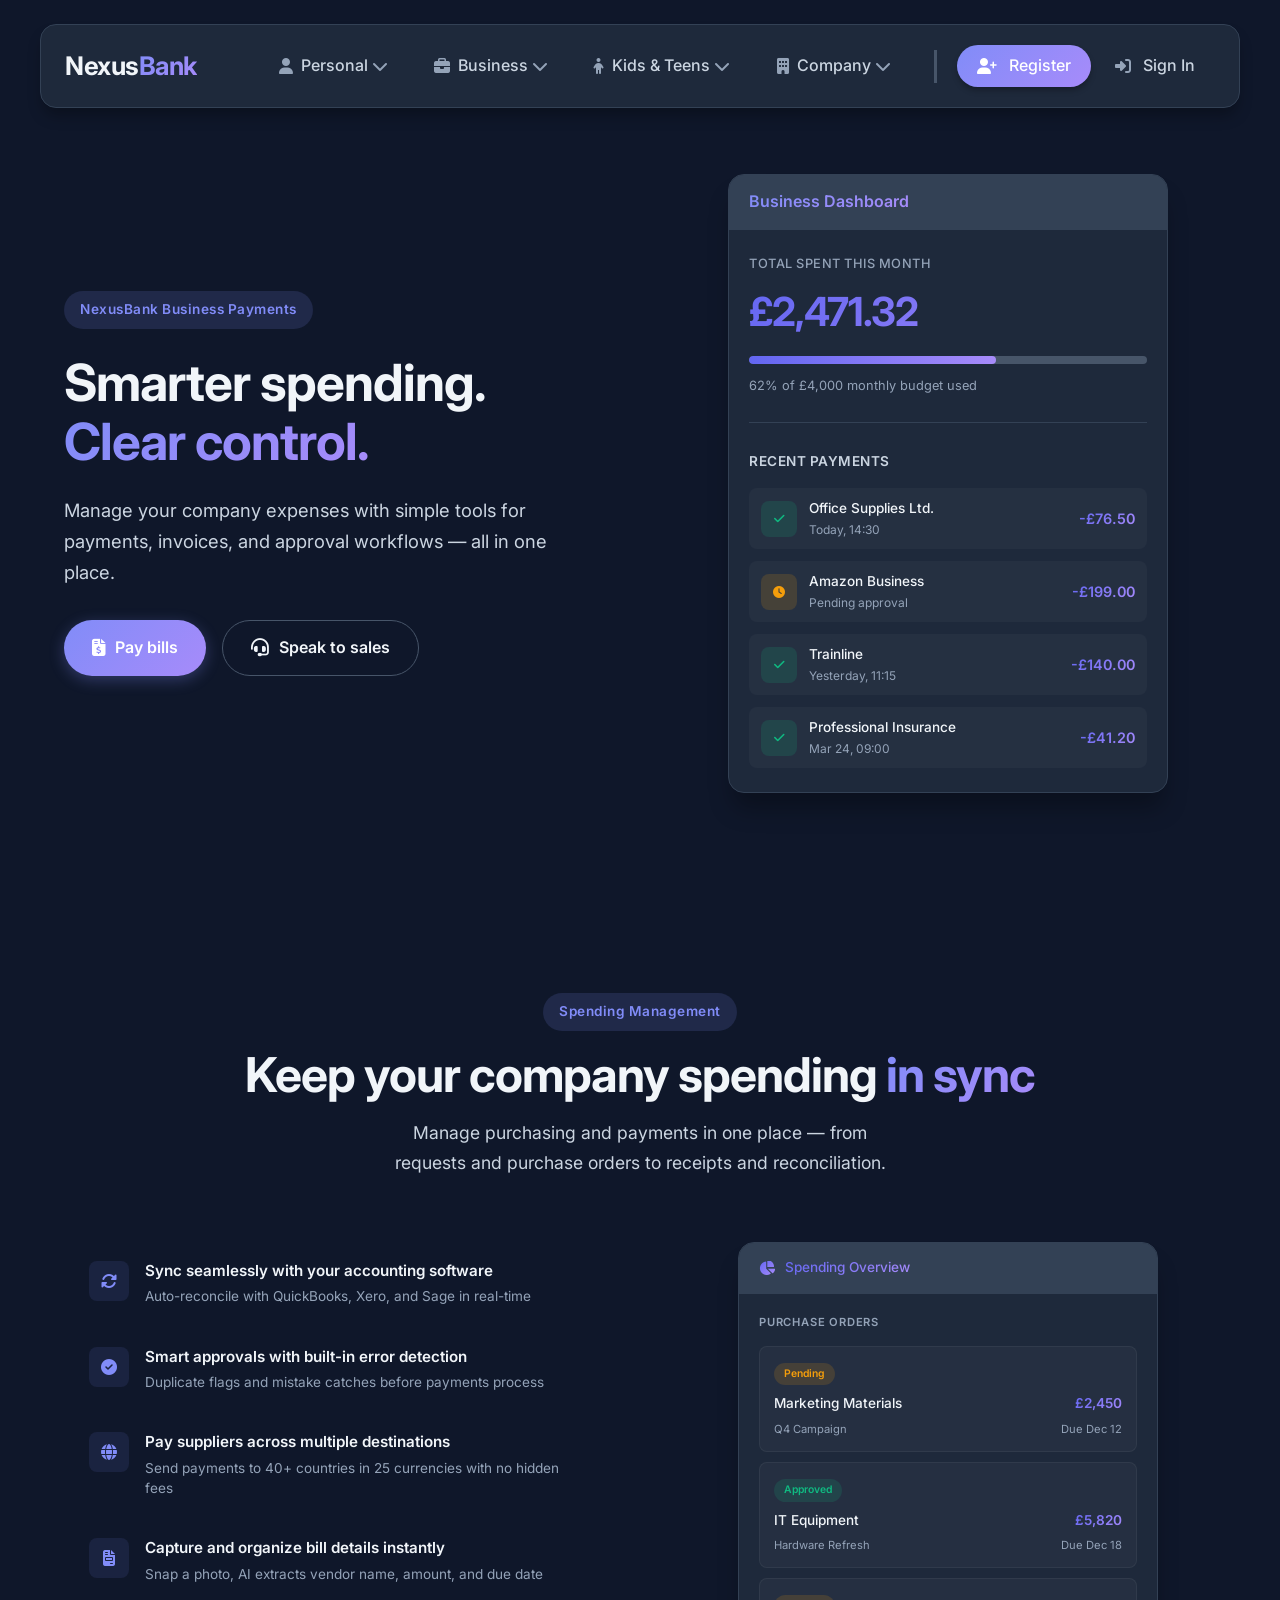
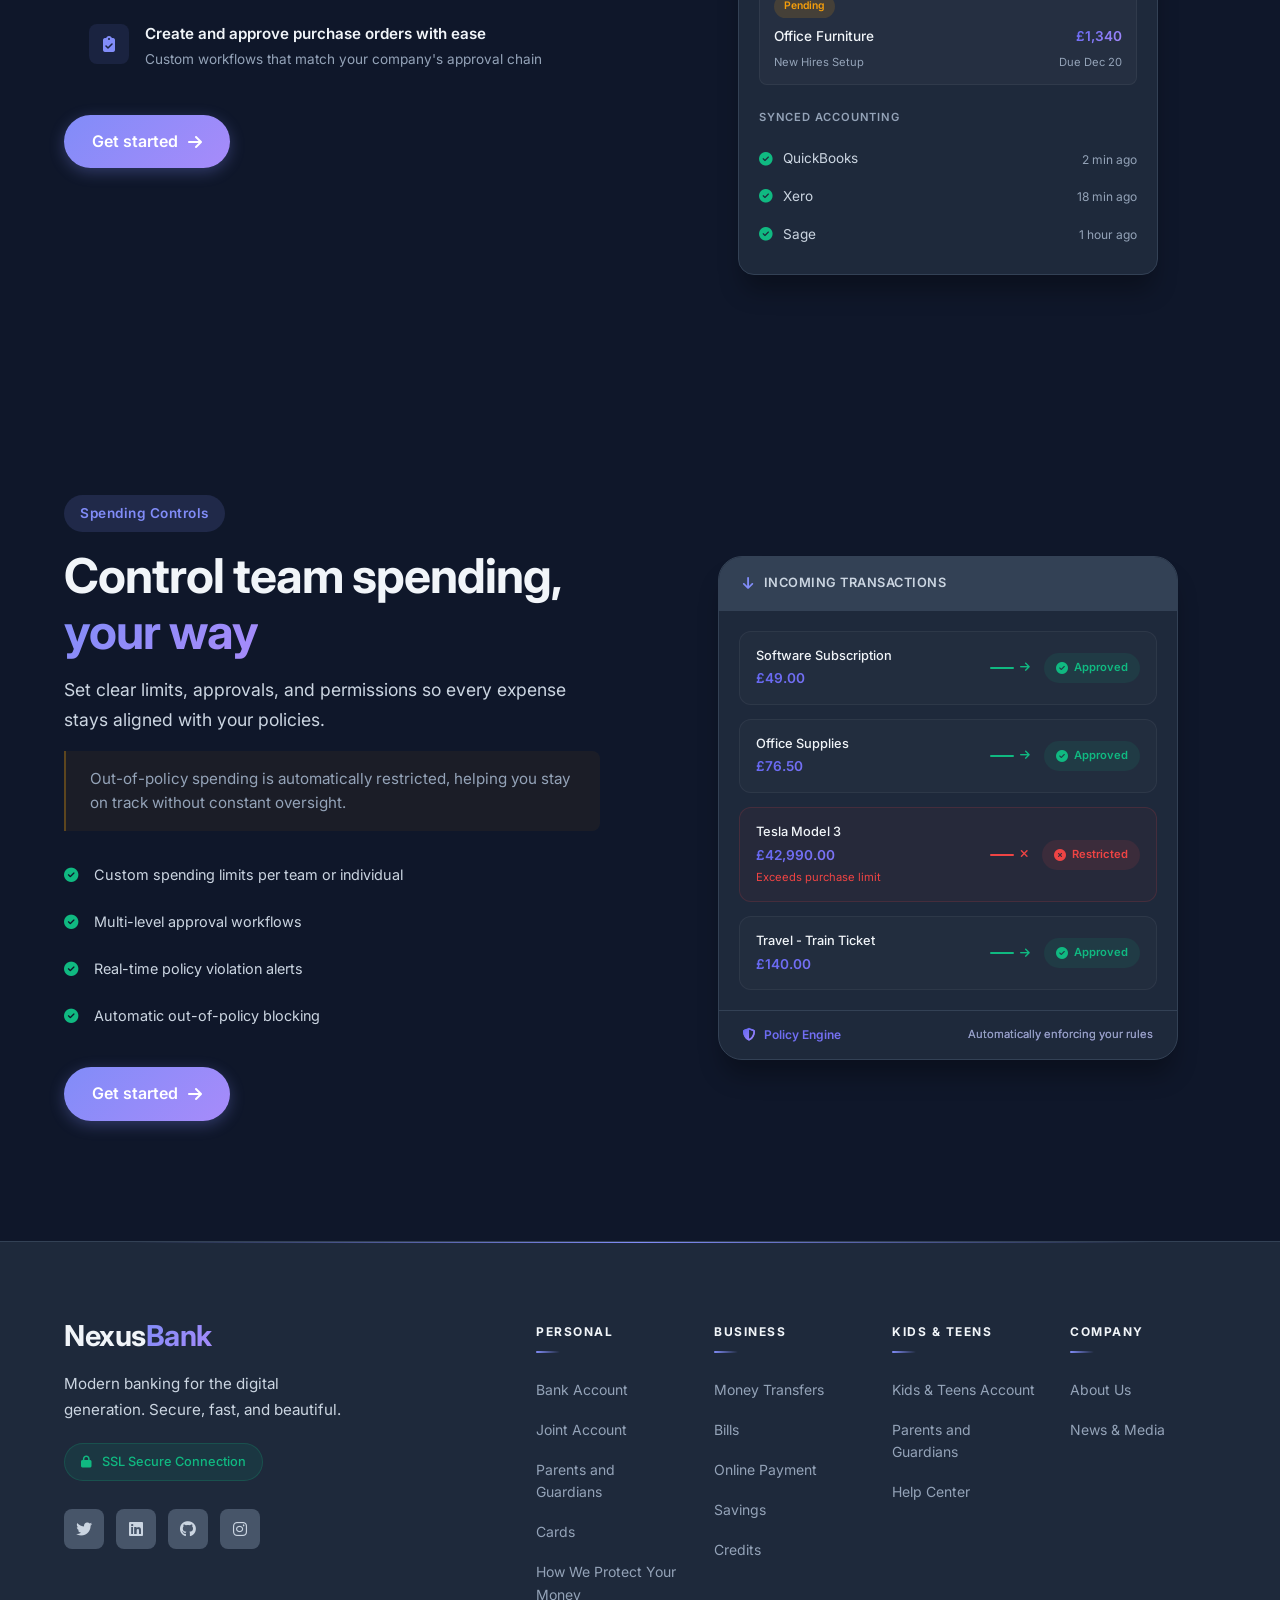
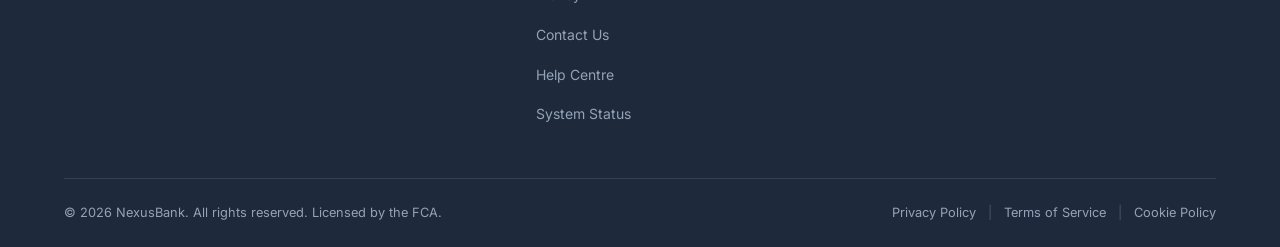
<file: business/Core-Banking/Bills/index.html>
<!DOCTYPE html>
<html lang="en">
<head>
    <meta charset="UTF-8">
    <meta name="viewport" content="width=device-width, initial-scale=1.0">
    <title>NexusBank | Personal Accounts</title>
    
    <!-- Font Awesome -->
    <link rel="stylesheet" href="https://cdnjs.cloudflare.com/ajax/libs/font-awesome/6.4.0/css/all.min.css">
    
    <!-- Google Fonts -->
    <link href="https://fonts.googleapis.com/css2?family=Inter:wght@300;400;500;600;700;800&display=swap" rel="stylesheet">
    
    <style>
        /* ===== CSS VARIABLES ===== */
        :root {
            --primary: #818cf8;
            --primary-dark: #6366f1;
            --secondary: #a78bfa;
            --accent: #22d3ee;
            --bg-primary: #0f172a;
            --bg-secondary: #1e293b;
            --surface: #1e293b;
            --surface-elevated: #334155;
            --surface-hover: #475569;
            --text-primary: #f1f5f9;
            --text-secondary: #cbd5e1;
            --text-tertiary: #94a3b8;
            --border-light: #334155;
            --border-medium: #475569;
            --success: #10b981;
            --warning: #f59e0b;
            --error: #ef4444;
            --shadow-sm: 0 1px 2px 0 rgb(0 0 0 / 0.3);
            --shadow-md: 0 4px 6px -1px rgb(0 0 0 / 0.3);
            --shadow-lg: 0 10px 15px -3px rgb(0 0 0 / 0.3);
            --shadow-xl: 0 20px 25px -5px rgb(0 0 0 / 0.3);
            --shadow-2xl: 0 25px 50px -12px rgb(0 0 0 / 0.4);
            --radius-sm: 6px;
            --radius-md: 8px;
            --radius-lg: 12px;
            --radius-xl: 16px;
            --radius-2xl: 24px;
            --radius-3xl: 32px;
            --radius-full: 9999px;
            --space-xs: 4px;
            --space-sm: 8px;
            --space-md: 16px;
            --space-lg: 24px;
            --space-xl: 32px;
            --space-2xl: 48px;
            --transition-fast: 150ms cubic-bezier(0.4, 0, 0.2, 1);
            --transition-normal: 250ms cubic-bezier(0.4, 0, 0.2, 1);
            --transition-bounce: all 0.3s cubic-bezier(0.175, 0.885, 0.32, 1.275);
            --font-body: 'Inter', -apple-system, BlinkMacSystemFont, 'Segoe UI', Roboto, sans-serif;
        }

        * {
            margin: 0;
            padding: 0;
            box-sizing: border-box;
        }

        body {
            font-family: var(--font-body);
            background-color: var(--bg-primary);
            color: var(--text-primary);
            line-height: 1.6;
            padding-top: 94px;
            overflow-x: hidden;
        }

        /* Focus indicators for keyboard users */
        :focus-visible {
            outline: 2px solid var(--primary);
            outline-offset: 2px;
            border-radius: var(--radius-sm);
        }

        /* ===== FLOATING NAVIGATION ===== */
        .floating-nav {
            position: fixed;
            top: var(--space-lg);
            left: 50%;
            transform: translateX(-50%);
            width: calc(100% - 2rem);
            max-width: 1200px;
            background: var(--surface);
            backdrop-filter: blur(10px);
            border: 1px solid var(--border-light);
            border-radius: var(--radius-xl);
            padding: 0 var(--space-lg);
            z-index: 1000;
            box-shadow: var(--shadow-lg);
            display: flex;
            align-items: center;
            justify-content: space-between;
            height: 84px;
        }

        .floating-nav .container {
            display: flex;
            align-items: center;
            justify-content: space-between;
            width: 100%;
            height: 100%;
            padding: 0;
            max-width: 1200px;
            margin: 0 auto;
        }

        .nav-brand {
            font-size: 1.6rem;
            font-weight: 700;
            color: var(--text-primary);
            letter-spacing: -0.5px;
            text-decoration: none;
            flex-shrink: 0;
            line-height: 1;
        }

        .nav-brand .accent {
            background: linear-gradient(135deg, var(--primary), var(--secondary));
            -webkit-background-clip: text;
            -webkit-text-fill-color: transparent;
            background-clip: text;
        }

        .nav-row {
            display: flex;
            align-items: center;
            gap: var(--space-xs);
            margin-left: auto;
            flex-wrap: nowrap;
        }

        .nav-item {
            display: flex;
            align-items: center;
            gap: 0.5rem;
            padding: 0.6rem 1.2rem;
            font-size: 1rem;
            font-family: var(--font-body);
            border-radius: 40px;
            transition: var(--transition-bounce);
            position: relative;
            text-decoration: none;
            color: var(--text-secondary);
            font-weight: 500;
            border: none;
            background: none;
            cursor: pointer;
            white-space: nowrap;
        }

        /* Fix for Issue #1: Button styling to match links */
        button.nav-item {
            font-family: var(--font-body);
            font-size: 1rem;
            font-weight: 500;
            line-height: 1.6;
            cursor: pointer;
            -webkit-appearance: none;
            -moz-appearance: none;
            appearance: none;
        }

        button.nav-item:focus {
            outline: none;
        }

        button.nav-item:focus-visible {
            outline: 2px solid var(--primary);
            outline-offset: 2px;
            border-radius: var(--radius-full);
        }

        button.nav-item.btn-primary {
            background: linear-gradient(135deg, var(--primary), var(--secondary));
        }

        .nav-item i {
            font-size: 1rem;
            transition: transform 0.2s ease;
            color: var(--text-tertiary);
        }

        .nav-item:hover {
            background: var(--surface-hover);
            transform: scale(1.05);
            color: var(--primary);
        }

        .nav-item:active {
            transform: scale(0.97);
            transition: transform 0.05s ease;
        }

        .nav-item:hover i {
            transform: translateY(-1px);
        }

        .nav-item.btn-primary {
            background: linear-gradient(135deg, var(--primary), var(--secondary));
            color: white;
            box-shadow: var(--shadow-md);
            padding: 0.5rem 1.25rem;
        }

        .nav-item.btn-primary i {
            color: white;
        }

        .nav-item.btn-primary:hover {
            transform: translateY(-1px);
            box-shadow: var(--shadow-lg);
        }

        .nav-item.btn-primary:active {
            transform: translateY(0);
            box-shadow: var(--shadow-sm);
        }

        .nav-item.btn-ghost {
            background: transparent;
            padding: 0.5rem 1.25rem;
        }

        .nav-item.btn-ghost:hover {
            background: var(--surface-hover);
            color: var(--primary);
        }

        .nav-item.btn-ghost:active {
            transform: scale(0.97);
        }

        .nav-spacer {
            width: 3px;
            height: 33px;
            background: var(--border-medium);
            margin: 0 var(--space-md);
            flex-shrink: 0;
        }

        .mobile-menu-btn {
            display: none;
            background: none;
            border: none;
            color: var(--text-secondary);
            font-size: 1.25rem;
            cursor: pointer;
            width: 44px;
            height: 44px;
            align-items: center;
            justify-content: center;
            margin-left: var(--space-sm);
            border-radius: var(--radius-md);
            transition: background var(--transition-fast);
        }

        .mobile-menu-btn:hover {
            background: var(--surface-hover);
        }

        .mobile-menu-btn:active {
            transform: scale(0.95);
        }

        /* ===== DROPDOWN MENU STYLES ===== */
        .nav-dropdown {
            position: relative;
        }

        .dropdown-toggle {
            display: flex;
            align-items: center;
            gap: var(--space-xs);
            cursor: pointer;
            text-decoration: none;
        }

        .dropdown-arrow {
            font-size: 0.75rem;
            transition: transform var(--transition-fast);
            color: var(--text-tertiary);
        }

        .nav-dropdown:hover .dropdown-arrow {
            transform: rotate(180deg);
            color: var(--primary);
        }

        .dropdown-menu {
            position: absolute;
            top: 100%;
            left: 50%;
            transform: translateX(-50%) translateY(10px);
            background: var(--surface);
            border: 1px solid var(--border-light);
            border-radius: var(--radius-xl);
            padding: var(--space-xl);
            box-shadow: var(--shadow-2xl);
            opacity: 0;
            visibility: hidden;
            transition: all var(--transition-normal);
            z-index: 1000;
            backdrop-filter: blur(10px);
            margin-top: var(--space-sm);
        }

        .nav-dropdown:hover .dropdown-menu {
            opacity: 1;
            visibility: visible;
            transform: translateX(-50%) translateY(0);
        }

        /* Personal Menu Positioning - FIXED */
        .personal-menu {
            min-width: min(1000px, 85vw);
            max-width: 1200px;
            left: 175%;
            transform: translateX(calc(-50% + 80px)) translateY(10px);
        }

        .nav-dropdown:hover .personal-menu {
            transform: translateX(calc(-50% + 80px)) translateY(0);
        }

        /* Business Menu Positioning - FIXED */
        .business-menu {
            min-width: min(1000px, 85vw);
            max-width: 1200px;
            left: 90%;
            transform: translateX(calc(-50% + 120px)) translateY(10px);
        }

        .nav-dropdown:hover .business-menu {
            transform: translateX(calc(-50% + 120px)) translateY(0);
        }

        /* Kids Menu Positioning */
        .kids-menu {
            min-width: min(500px, 90vw);
            left: 50%;
            transform: translateX(-50%) translateY(10px);
        }

        .nav-dropdown:hover .kids-menu {
            transform: translateX(-50%) translateY(0);
        }

        /* Company Menu Positioning */
        .company-menu {
            min-width: min(700px, 85vw);
            left: 50%;
            transform: translateX(calc(-50% + 40px)) translateY(10px);
        }

        .nav-dropdown:hover .company-menu {
            transform: translateX(calc(-50% + 40px)) translateY(0);
        }

        .dropdown-grid {
            display: grid;
            grid-template-columns: repeat(6, 1fr);
            gap: var(--space-lg);
        }

        .business-menu .dropdown-grid {
            grid-template-columns: repeat(6, 1fr);
        }

        .company-menu .dropdown-grid.two-columns {
            grid-template-columns: repeat(3, 1fr);
        }

        .dropdown-col {
            min-width: 0;
        }

        .dropdown-section-header {
            display: flex;
            align-items: center;
            gap: var(--space-xs);
            color: var(--text-tertiary);
            font-size: 0.75rem;
            font-weight: 600;
            text-transform: uppercase;
            letter-spacing: 0.5px;
            margin-bottom: var(--space-md);
            padding-bottom: var(--space-xs);
            border-bottom: 1px solid var(--border-light);
            cursor: default;
            pointer-events: none;
        }

        .dropdown-link {
            display: flex;
            align-items: center;
            gap: var(--space-sm);
            padding: var(--space-sm) var(--space-md);
            color: var(--text-secondary);
            text-decoration: none;
            font-size: 0.9rem;
            border-radius: var(--radius-md);
            transition: all var(--transition-fast);
            margin-bottom: 2px;
            cursor: pointer;
        }

        .dropdown-link:hover {
            background: var(--surface-hover);
            transform: translateX(5px);
            color: var(--text-primary);
        }

        .dropdown-link:active {
            transform: scale(0.98);
            background: var(--surface-elevated);
        }

        /* Kids Menu Cards */
        .kids-grid {
            display: grid;
            grid-template-columns: repeat(3, 1fr);
            gap: var(--space-md);
        }

        .kids-card {
            background: rgba(129, 140, 248, 0.05);
            border-radius: var(--radius-lg);
            padding: var(--space-md);
            text-align: center;
            text-decoration: none;
            display: block;
            transition: all 0.3s ease;
            border: 1px solid rgba(129, 140, 248, 0.2);
            cursor: pointer;
        }

        .kids-card:hover {
            background: rgba(129, 140, 248, 0.12);
            border-color: rgba(129, 140, 248, 0.5);
            transform: translateY(-2px);
        }

        .kids-card:active {
            transform: translateY(0);
            background: rgba(129, 140, 248, 0.2);
        }

        .kids-icon {
            width: 48px;
            height: 48px;
            background: linear-gradient(135deg, var(--primary), var(--secondary));
            border-radius: var(--radius-md);
            display: flex;
            align-items: center;
            justify-content: center;
            margin: 0 auto 12px auto;
        }

        .kids-icon i {
            font-size: 1.5rem;
            color: white;
        }

        .kids-title {
            font-weight: 600;
            font-size: 0.9rem;
            color: var(--text-primary);
            margin-bottom: 4px;
        }

        .kids-desc {
            font-size: 0.75rem;
            color: var(--text-tertiary);
            line-height: 1.3;
        }

        /* Plan Links */
        .plans-col {
            background: rgba(99, 102, 241, 0.1);
            border-radius: var(--radius-lg);
            padding: var(--space-md);
        }

        .plan-link {
            display: flex;
            align-items: center;
            justify-content: space-between;
            padding: var(--space-sm) var(--space-md);
            color: var(--text-secondary);
            text-decoration: none;
            border-radius: var(--radius-md);
            transition: all var(--transition-fast);
            margin-bottom: 2px;
            cursor: pointer;
        }

        .plan-link:hover {
            background: var(--surface-hover);
            transform: translateX(5px);
            color: var(--text-primary);
        }

        .plan-link:active {
            transform: scale(0.98);
        }

        .plan-name {
            font-weight: 500;
            font-size: 0.9rem;
        }

        .plan-price {
            font-size: 0.8rem;
            color: var(--text-tertiary);
            background: var(--surface);
            padding: 2px 8px;
            border-radius: var(--radius-full);
        }

        .mt-2 { margin-top: 8px; }
        .mt-3 { margin-top: 16px; }

        /* ===== MOBILE MENU STYLES ===== */
        .mobile-nav {
            display: none;
        }
        
        .mobile-menu-panel {
            display: none;
        }
        
        .mobile-tabs-container {
            padding: var(--space-md) var(--space-md) 0 var(--space-md);
            border-bottom: 1px solid var(--border-light);
            overflow-x: auto;
            overflow-y: hidden;
            white-space: nowrap;
            -webkit-overflow-scrolling: touch;
            scrollbar-width: none;
            -ms-overflow-style: none;
            flex-shrink: 0;
        }
        
        .mobile-tabs-container::-webkit-scrollbar {
            display: none;
        }
        
        .mobile-tabs {
            display: flex;
            flex-wrap: nowrap;
            gap: var(--space-sm);
            padding-bottom: var(--space-sm);
            min-width: min-content;
        }
        
        .mobile-tab {
            display: inline-flex;
            align-items: center;
            gap: var(--space-sm);
            padding: 0.75rem 1.25rem;
            background: transparent;
            border: none;
            color: var(--text-tertiary);
            font-weight: 500;
            font-size: 1rem;
            border-radius: var(--radius-full);
            cursor: pointer;
            transition: all var(--transition-fast);
            white-space: nowrap;
            border: 1px solid transparent;
            flex-shrink: 0;
        }
        
        .mobile-tab i {
            font-size: 1.1rem;
        }
        
        .mobile-tab.active {
            background: rgba(129, 140, 248, 0.15);
            color: var(--primary);
            border-color: rgba(129, 140, 248, 0.3);
        }
        
        .mobile-content-area {
            flex: 1;
            overflow-y: auto;
            padding: var(--space-lg) var(--space-md);
            -webkit-overflow-scrolling: touch;
        }
        
        .mobile-menu-section {
            display: none;
        }
        
        .mobile-menu-section.active {
            display: block;
        }
        
        .mobile-menu-list {
            list-style: none;
            margin: 0;
            padding: 0;
        }
        
        .mobile-menu-item {
            display: flex;
            align-items: center;
            padding: var(--space-md) 0;
            color: var(--text-primary);
            text-decoration: none;
            border-bottom: 1px solid var(--border-light);
            font-size: 1rem;
            transition: all var(--transition-fast);
            cursor: pointer;
        }
        
        .mobile-menu-item.has-children {
            justify-content: space-between;
        }
        
        .mobile-menu-item.has-children .arrow {
            color: var(--text-tertiary);
            font-size: 0.8rem;
            transition: transform var(--transition-fast);
        }
        
        .mobile-menu-item.has-children.open .arrow {
            transform: rotate(180deg);
        }
        
        .mobile-submenu {
            list-style: none;
            margin: 0 0 0 var(--space-lg);
            padding: 0;
            display: none;
        }
        
        .mobile-submenu.open {
            display: block;
        }
        
        .mobile-submenu .mobile-menu-item {
            padding: var(--space-sm) 0;
            border-bottom: none;
            color: var(--text-secondary);
            font-size: 0.95rem;
        }
        
        .mobile-menu-footer {
            padding: var(--space-lg) var(--space-md);
            border-top: 1px solid var(--border-light);
            background: var(--bg-secondary);
            display: flex;
            gap: var(--space-md);
            flex-shrink: 0;
        }
        
        .mobile-btn {
            flex: 1;
            padding: var(--space-md);
            border-radius: var(--radius-full);
            font-weight: 600;
            text-align: center;
            text-decoration: none;
            transition: all var(--transition-fast);
            border: none;
            cursor: pointer;
            font-size: 1rem;
        }
        
        .mobile-btn-login {
            background: transparent;
            color: var(--text-primary);
            border: 1px solid var(--border-medium);
        }
        
        .mobile-btn-login:hover,
        .mobile-btn-login:active {
            background: var(--surface-hover);
        }
        
        .mobile-btn-signup {
            background: linear-gradient(135deg, var(--primary), var(--secondary));
            color: white;
        }
        
        .mobile-btn-signup:hover,
        .mobile-btn-signup:active {
            opacity: 0.9;
            transform: scale(0.98);
        }
        
        body.menu-open {
            overflow: hidden;
        }

        /* Loading state for buttons */
        .btn-primary.loading,
        .btn-ghost.loading {
            position: relative;
            pointer-events: none;
            opacity: 0.7;
        }

        .btn-primary.loading::after,
        .btn-ghost.loading::after {
            content: '';
            position: absolute;
            width: 16px;
            height: 16px;
            top: 50%;
            right: 12px;
            transform: translateY(-50%);
            border: 2px solid white;
            border-top-color: transparent;
            border-radius: 50%;
            animation: spin 0.6s linear infinite;
        }

        /* Screen reader only class */
        .sr-only {
            position: absolute;
            width: 1px;
            height: 1px;
            padding: 0;
            margin: -1px;
            overflow: hidden;
            clip: rect(0, 0, 0, 0);
            white-space: nowrap;
            border-width: 0;
        }

        /* Page Content */
        .page-content {
            max-width: 1200px;
            margin: 0 auto;
            padding: 60px 24px;
            text-align: center;
        }

        h1 {
            font-size: 3rem;
            margin-bottom: 16px;
            background: linear-gradient(135deg, var(--primary), var(--accent));
            -webkit-background-clip: text;
            -webkit-text-fill-color: transparent;
            font-weight: 700;
        }

        p {
            color: var(--text-secondary);
            font-size: 1.1rem;
        }

        /* Drag and Drop Styles */
        .dropdown-link[draggable="true"]:active, 
        .plan-link[draggable="true"]:active,
        .kids-card[draggable="true"]:active {
            cursor: grabbing;
        }
        
        .drag-over {
            background: rgba(129, 140, 248, 0.3);
            transform: scale(1.02);
        }
        
        .button-updated {
            animation: pulse 0.3s ease;
        }
        
        @keyframes pulse {
            0% { transform: scale(1); }
            50% { transform: scale(1.05); background: var(--primary); color: white; }
            100% { transform: scale(1); }
        }

        /* Lazy loading animation */
        .dropdown-menu {
            transition: opacity 0.3s ease, visibility 0.3s ease, transform 0.3s ease;
        }

        .dropdown-menu.loading {
            position: relative;
            min-height: 200px;
        }

        .dropdown-menu.loading::after {
            content: '';
            position: absolute;
            top: 50%;
            left: 50%;
            width: 40px;
            height: 40px;
            margin: -20px 0 0 -20px;
            border: 3px solid var(--border-light);
            border-top-color: var(--primary);
            border-radius: 50%;
            animation: spin 0.6s linear infinite;
        }

        @keyframes fadeIn {
            from { opacity: 0; transform: translateY(-10px); }
            to { opacity: 1; transform: translateY(0); }
        }

        @keyframes spin {
            to { transform: rotate(360deg); }
        }

     
/* ===== DEFAULT (FULL SIZE) - Icons + Text ===== */
.nav-item i {
    margin-right: var(--space-xs);
}

/* ===== MEDIUM SIZE - Text Only, Hide Icons ===== */
/* ===== DEFAULT (FULL SIZE) - Above 1150px: Icons + Text ===== */
/* This is the default state - no media query needed */

/* ===== MEDIUM SIZE - 901px to 1150px: Text Only, Hide Icons ===== */
@media (max-width: 1150px) and (min-width: 901px) {
    .nav-item i {
        display: none !important;
    }
    
    .nav-item span {
        display: inline-block !important;
    }
    
    .nav-item.btn-primary i {
        display: none !important;
    }
    
    .nav-item.btn-primary span {
        display: inline-block !important;
    }
    
    /* Dropdown positioning for medium screens */
    .nav-dropdown .dropdown-menu {
        min-width: 70vw;
        max-width: 85vw;
        left: auto !important;
        right: 0 !important;
        transform: translateY(10px) !important;
        max-height: 80vh;
        overflow-y: auto;
        overflow-x: hidden;
    }
    
    .nav-dropdown:hover .dropdown-menu {
        transform: translateY(0) !important;
    }
    
    .personal-menu,
    .business-menu,
    .company-menu,
    .kids-menu {
        left: auto !important;
        right: 0 !important;
        transform: translateY(10px) !important;
        min-width: 300px !important;
        max-width: 400px !important;
    }
    
    .nav-dropdown:hover .personal-menu,
    .nav-dropdown:hover .business-menu,
    .nav-dropdown:hover .company-menu,
    .nav-dropdown:hover .kids-menu {
        transform: translateY(0) !important;
    }
    
    .nav-dropdown .dropdown-grid {
        grid-template-columns: 1fr !important;
        gap: var(--space-md);
    }
    
    .business-menu .dropdown-grid {
        grid-template-columns: 1fr !important;
    }
    
    .dropdown-menu {
        overflow-x: hidden !important;
    }
    
    .dropdown-menu * {
        max-width: 100%;
    }
    
    .nav-row {
        overflow: visible !important;
    }
    
    .floating-nav {
        overflow: visible !important;
    }
}

@media (max-width: 900px) {
    /* Fix icon centering */
    .nav-item {
        display: flex !important;
        align-items: center !important;
        justify-content: center !important;
        padding: 0 !important;
        margin: 0 !important;
        aspect-ratio: 1 / 1;
    }
    
    .nav-item i {
        display: inline-block !important;
        font-size: 1.35rem !important; /* Slightly smaller than 1.5rem */
        margin: 0 !important;
        line-height: 1;
    }
    
    .nav-item span {
        display: none !important;
    }
    
    .nav-item.btn-primary {
        padding: 0 !important;
    }
    
    .nav-item.btn-primary i {
        display: inline-block !important;
        font-size: 1.35rem !important; /* Slightly smaller than 1.5rem */
        margin: 0 !important;
    }
    
    .nav-item.btn-primary span {
        display: none !important;
    }
    
    /* ===== LOGO LEFT + ICONS EDGE-TO-EDGE WITH SPACING ===== */
    .floating-nav .container {
        display: flex !important;
        align-items: center !important;
        justify-content: flex-start !important;
        width: 100% !important;
    }
    
    /* Logo stays on far left with right margin for spacing */
    .nav-brand {
        flex-shrink: 0 !important;
        margin-right: 2rem !important;
    }
    
    /* Nav menu takes remaining space and fills to right edge */
    .nav-menu {
        flex: 1 !important;
        display: flex !important;
        justify-content: flex-end !important;
    }
    
    /* Nav list spans full width with space-between */
    .nav-menu ul,
    .nav-list,
    .nav-row {
        display: flex !important;
        justify-content: space-between !important;
        width: 100% !important;
        margin: 0 !important;
        padding: 0 !important;
        gap: 0 !important;
    }
    
    /* List items */
    .nav-menu li,
    .nav-list li {
        margin: 0 !important;
        padding: 0 !important;
    }
    
    /* Override any existing nav-row margins */
    .nav-row {
        margin-left: 0 !important;
    }
}



/* ===== SMALL SIZE - 900px and below: Icons Only, Hide Text ===== */
@media (max-width: 900px) and (min-width: 769px) {
    .nav-item i {
        display: inline-block !important;
        font-size: 1.125rem;
        margin-right: 0 !important;
    }
    
    .nav-item span {
        display: none !important;
    }
    
    .nav-item.btn-primary i {
        display: inline-block !important;
        margin: 0 !important;
    }
    
    .nav-item.btn-primary span {
        display: none !important;
    }
    
    /* FIX: Make dropdowns behave exactly like medium screens - single column */
    .nav-dropdown {
        position: relative !important;
    }
    
    .nav-dropdown .dropdown-menu {
        min-width: 300px !important;
        max-width: 400px !important;
        left: 0 !important;
        right: auto !important;
        transform: translateY(10px) !important;
        max-height: 80vh;
        overflow-y: auto;
        overflow-x: hidden;
        padding: var(--space-lg) !important;
    }
    
    .nav-dropdown:hover .dropdown-menu {
        transform: translateY(0) !important;
    }
    
    .personal-menu,
    .business-menu,
    .company-menu,
    .kids-menu {
        left: 0 !important;
        right: auto !important;
        transform: translateY(10px) !important;
        min-width: 300px !important;
        max-width: 400px !important;
    }
    
    .nav-dropdown:hover .personal-menu,
    .nav-dropdown:hover .business-menu,
    .nav-dropdown:hover .company-menu,
    .nav-dropdown:hover .kids-menu {
        transform: translateY(0) !important;
    }
    
    /* SINGLE COLUMN GRID - Same as medium screens */
    .nav-dropdown .dropdown-grid {
        grid-template-columns: 1fr !important;
        gap: var(--space-md);
    }
    
    .business-menu .dropdown-grid {
        grid-template-columns: 1fr !important;
    }
    
    .company-menu .dropdown-grid.two-columns {
        grid-template-columns: 1fr !important;
    }
    
    /* Kids menu also single column */
    .kids-grid {
        grid-template-columns: 1fr !important;
    }
    
    .dropdown-menu {
        overflow-x: hidden !important;
    }
    
    .dropdown-menu * {
        max-width: 100%;
    }
    
    .nav-row {
        overflow: visible !important;
    }
    
    .floating-nav {
        overflow: visible !important;
    }
    
    /* Hide section headers that might be empty or redundant */
    .dropdown-section-header {
        font-size: 0.7rem !important;
        padding-bottom: var(--space-xs) !important;
        margin-bottom: var(--space-sm) !important;
    }
    
    /* Make dropdown links more compact */
    .dropdown-link,
    .plan-link {
        padding: var(--space-sm) var(--space-md) !important;
        font-size: 0.9rem !important;
    }
    
    /* Plans column styling */
    .plans-col {
        background: rgba(99, 102, 241, 0.1);
        border-radius: var(--radius-lg);
        padding: var(--space-md);
        margin-top: var(--space-md);
    }
    
    /* Active state for click-based dropdown toggle */
    .nav-dropdown.active .dropdown-menu {
        opacity: 1 !important;
        visibility: visible !important;
        pointer-events: auto !important;
        transform: translateY(0) !important;
    }
    
    .nav-dropdown.active .dropdown-toggle {
        background: var(--surface-hover) !important;
        color: var(--primary) !important;
    }
    
    /* Prevent hover from interfering on touch devices */
    @media (hover: none) and (pointer: coarse) {
        .nav-dropdown:hover .dropdown-menu {
            opacity: 0 !important;
            visibility: hidden !important;
            pointer-events: none !important;
        }
        
        .nav-dropdown.active .dropdown-menu,
        .nav-dropdown.active:hover .dropdown-menu {
            opacity: 1 !important;
            visibility: visible !important;
            pointer-events: auto !important;
            transform: translateY(0) !important;
        }
    }
}

/* ===== EXTRA SMALL - 800px and below: Keep Icons Only ===== */
@media (max-width: 800px) {
    .nav-dropdown .dropdown-menu {
        min-width: 260px;
        max-width: calc(100vw - 24px);
        max-height: 70vh;
        padding: var(--space-md);
    }
    
    .dropdown-link,
    .plan-link {
        padding: var(--space-xs) var(--space-sm);
    }
    
    .plan-name {
        font-size: 0.8rem;
    }
    
    .plan-price {
        font-size: 0.7rem;
    }
    
    .dropdown-section-header {
        font-size: 0.65rem;
    }
    
    .kids-grid {
        grid-template-columns: repeat(auto-fit, minmax(140px, 1fr));
    }
    
    .kids-card {
        white-space: normal;
        word-break: break-word;
    }
    
    .dropdown-menu * {
        max-width: 100%;
        box-sizing: border-box;
    }
}

/* ===== MOBILE MENU - 768px and below ===== */
@media (max-width: 768px) {
    .floating-nav {
        display: none;
    }

    .mobile-nav {
        position: fixed;
        top: 0;
        left: 0;
        right: 0;
        background: var(--surface);
        backdrop-filter: blur(10px);
        border-bottom: 1px solid var(--border-light);
        padding: var(--space-md) var(--space-lg);
        z-index: 1000;
        display: flex;
        align-items: center;
        justify-content: space-between;
        height: 70px;
        box-sizing: border-box;
    }

    .mobile-nav .nav-brand {
        font-size: 1.5rem;
        white-space: nowrap;
        overflow: hidden;
        text-overflow: ellipsis;
        max-width: 70%;
    }

    .mobile-menu-btn {
        display: flex;
        align-items: center;
        justify-content: center;
        width: 44px;
        height: 44px;
        background: transparent;
        border: none;
        color: var(--text-secondary);
        font-size: 1.5rem;
        cursor: pointer;
        border-radius: var(--radius-md);
        transition: background var(--transition-fast);
        flex-shrink: 0;
    }

    .mobile-menu-btn:hover {
        background: var(--surface-hover);
    }

    .mobile-menu-btn:active {
        transform: scale(0.95);
    }

    .mobile-menu-panel {
        position: fixed;
        top: 70px;
        left: 0;
        right: 0;
        bottom: 0;
        background: var(--bg-secondary);
        z-index: 999;
        display: none;
        flex-direction: column;
        overflow: hidden;
        border-top: 1px solid var(--border-light);
        max-width: 100vw;
        box-sizing: border-box;
    }

    .mobile-menu-panel.active {
        display: flex;
    }

    .mobile-tabs-container {
        padding: var(--space-md) var(--space-sm) 0 var(--space-sm);
        border-bottom: 1px solid var(--border-light);
        overflow-x: auto;
        overflow-y: hidden;
        white-space: nowrap;
        -webkit-overflow-scrolling: touch;
        scrollbar-width: none;
        -ms-overflow-style: none;
        flex-shrink: 0;
    }

    .mobile-tabs-container::-webkit-scrollbar {
        display: none;
    }

    .mobile-tabs {
        display: flex;
        flex-wrap: nowrap;
        gap: var(--space-xs);
        padding-bottom: var(--space-sm);
        min-width: min-content;
    }

    .mobile-tab {
        display: inline-flex;
        align-items: center;
        gap: var(--space-sm);
        padding: 0.75rem 1.25rem;
        background: transparent;
        border: none;
        color: var(--text-tertiary);
        font-weight: 500;
        font-size: 1rem;
        border-radius: var(--radius-full);
        cursor: pointer;
        transition: all var(--transition-fast);
        white-space: nowrap;
        border: 1px solid transparent;
        flex-shrink: 0;
        min-height: 44px;
    }

    .mobile-tab i {
        font-size: 1.1rem;
        pointer-events: none;
    }

    .mobile-tab.active {
        background: rgba(129, 140, 248, 0.15);
        color: var(--primary);
        border-color: rgba(129, 140, 248, 0.3);
    }

    .mobile-content-area {
        flex: 1;
        overflow-y: auto;
        overflow-x: hidden;
        padding: var(--space-lg) var(--space-md);
        -webkit-overflow-scrolling: touch;
        max-width: 100%;
        box-sizing: border-box;
        scrollbar-width: thin;
    }

    .mobile-content-area::-webkit-scrollbar {
        width: 5px;
    }

    .mobile-content-area::-webkit-scrollbar-thumb {
        background: var(--primary);
        border-radius: var(--radius-full);
    }

    .mobile-menu-section {
        display: none;
    }

    .mobile-menu-section.active {
        display: block;
    }

    .mobile-menu-list {
        max-width: 100%;
        list-style: none;
        margin: 0;
        padding: 0;
    }

    .mobile-menu-item {
        display: flex;
        align-items: center;
        min-height: 48px;
        max-width: 100%;
        padding: var(--space-sm) 0;
        color: var(--text-primary);
        text-decoration: none;
        border-bottom: 1px solid var(--border-light);
        font-size: 1rem;
        transition: all var(--transition-fast);
        cursor: pointer;
        word-wrap: break-word;
        white-space: normal;
        box-sizing: border-box;
    }

    .mobile-menu-item.has-children {
        justify-content: space-between;
    }

    .mobile-menu-item.has-children .arrow {
        color: var(--text-tertiary);
        font-size: 0.8rem;
        transition: transform var(--transition-fast);
        flex-shrink: 0;
        margin-left: var(--space-md);
    }

    .mobile-menu-item.has-children.open .arrow {
        transform: rotate(180deg);
    }

    .mobile-submenu {
        list-style: none;
        margin: 0 0 0 var(--space-lg);
        padding: 0;
        display: none;
        max-width: 100%;
        box-sizing: border-box;
    }

    .mobile-submenu.open {
        display: block;
    }

    .mobile-submenu .mobile-menu-item {
        padding: var(--space-xs) 0;
        border-bottom: none;
        color: var(--text-secondary);
        font-size: 0.95rem;
        min-height: 40px;
    }

    .mobile-menu-footer {
        padding: var(--space-lg) var(--space-md);
        padding-bottom: max(var(--space-lg), env(safe-area-inset-bottom));
        border-top: 1px solid var(--border-light);
        background: var(--bg-secondary);
        display: flex;
        gap: var(--space-md);
        flex-shrink: 0;
        box-sizing: border-box;
    }

    .mobile-btn {
        flex: 1;
        padding: var(--space-md) var(--space-sm);
        border-radius: var(--radius-full);
        font-weight: 600;
        text-align: center;
        text-decoration: none;
        transition: all var(--transition-fast);
        border: none;
        cursor: pointer;
        font-size: 1rem;
        min-height: 48px;
        display: flex;
        align-items: center;
        justify-content: center;
        white-space: nowrap;
        overflow: hidden;
        text-overflow: ellipsis;
        box-sizing: border-box;
    }

    .mobile-btn-login {
        background: transparent;
        color: var(--text-primary);
        border: 1px solid var(--border-medium);
    }

    .mobile-btn-login:hover,
    .mobile-btn-login:active {
        background: var(--surface-hover);
    }

    .mobile-btn-signup {
        background: linear-gradient(135deg, var(--primary), var(--secondary));
        color: white;
    }

    .mobile-btn-signup:hover,
    .mobile-btn-signup:active {
        opacity: 0.9;
        transform: scale(0.98);
    }

    body {
        padding-top: 70px;
        overflow-x: hidden;
    }

    body.menu-open {
        overflow: hidden;
    }

    .page-content {
        padding-top: 90px;
        padding-left: var(--space-md);
        padding-right: var(--space-md);
        overflow-x: hidden;
        box-sizing: border-box;
    }

    h1 {
        font-size: 2.5rem;
        word-wrap: break-word;
    }

    * {
        max-width: 100%;
    }
}

/* ===== VERY SMALL - 375px and below ===== */
@media (max-width: 375px) {
    .mobile-tab {
        padding: 0.5rem 0.75rem;
        font-size: 0.8rem;
        gap: 0.4rem;
    }

    .mobile-tab i {
        font-size: 0.85rem;
    }

    .mobile-menu-item {
        font-size: 0.9rem;
        min-height: 44px;
        padding: var(--space-xs) 0;
    }

    .mobile-submenu .mobile-menu-item {
        font-size: 0.85rem;
    }

    .mobile-btn {
        font-size: 0.8rem;
        padding: 10px var(--space-xs);
        min-height: 44px;
        white-space: nowrap;
        overflow: hidden;
        text-overflow: ellipsis;
    }

    .mobile-nav .nav-brand {
        font-size: 1.25rem;
        max-width: 65%;
    }

    .mobile-content-area {
        padding: var(--space-md) var(--space-sm);
    }

    .mobile-submenu {
        margin-left: var(--space-md);
    }

    .mobile-tabs-container {
        padding: var(--space-sm) var(--space-xs) 0 var(--space-xs);
    }

    .mobile-menu-footer {
        padding: var(--space-md) var(--space-sm);
        padding-bottom: max(var(--space-md), env(safe-area-inset-bottom));
        gap: var(--space-sm);
    }

    h1 {
        font-size: 2rem;
    }

    .mobile-menu-panel,
    .mobile-content-area,
    .mobile-menu-list,
    .mobile-submenu {
        max-width: 100vw;
        overflow-x: hidden;
    }

    .mobile-menu-item span,
    .mobile-menu-item {
        word-break: break-word;
    }

    .mobile-menu-btn {
        width: 40px;
        height: 40px;
        font-size: 1.3rem;
    }
}

/* ===== HOVER FALLBACK ===== */
@media (hover: hover) {
    .nav-dropdown:hover .dropdown-menu {
        opacity: 1 !important;
        visibility: visible !important;
    }

    @media (max-width: 1150px) and (min-width: 901px) {
        .nav-dropdown:hover .dropdown-menu,
        .nav-dropdown:hover .personal-menu,
        .nav-dropdown:hover .business-menu,
        .nav-dropdown:hover .company-menu,
        .nav-dropdown:hover .kids-menu {
            transform: translateY(0) !important;
        }
    }

    @media (max-width: 900px) {
        .nav-dropdown:hover .dropdown-menu,
        .nav-dropdown:hover .personal-menu,
        .nav-dropdown:hover .business-menu,
        .nav-dropdown:hover .company-menu,
        .nav-dropdown:hover .kids-menu {
            transform: translateY(0) !important;
        }
    }

    @media (min-width: 1151px) {
        .nav-dropdown:hover .personal-menu {
            transform: translateX(calc(-50% + 80px)) translateY(0) !important;
        }

        .nav-dropdown:hover .business-menu {
            transform: translateX(calc(-50% + 120px)) translateY(0) !important;
        }

        .nav-dropdown:hover .kids-menu {
            transform: translateX(-50%) translateY(0) !important;
        }

        .nav-dropdown:hover .company-menu {
            transform: translateX(calc(-50% + 40px)) translateY(0) !important;
        }
    }
}
         
/* ===== SMALL SIZE - 900px and below: Icons Only, Hide Text ===== */
@media (max-width: 900px) and (min-width: 769px) {
    /* Fix icon centering */
    .nav-item {
        display: flex !important;
        align-items: center !important;
        justify-content: center !important;
        padding: 0.6rem !important;
        aspect-ratio: 1 / 1;
    }
    
    .nav-item i {
        display: inline-block !important;
        font-size: 1.125rem;
        margin: 0 !important;
        line-height: 1;
    }
    
    .nav-item span {
        display: none !important;
    }
    
    .nav-item.btn-primary {
        padding: 0.6rem !important;
    }
    
    .nav-item.btn-primary i {
        display: inline-block !important;
        margin: 0 !important;
    }
    
    .nav-item.btn-primary span {
        display: none !important;
    }
    
    /* Keep the rest of your existing styles for this breakpoint... */
    /* (dropdown positioning, grid layouts, tooltips, etc.) */
}

/* Extra small screens - smaller tooltips */
@media (max-width: 800px) and (min-width: 769px) {
    .nav-item::after {
        font-size: 0.7rem;
        padding: 4px 8px;
        bottom: -36px;
    }
}

@media (max-width: 768px) {
    /* Fix Business Payments Dashboard */
    .business-payments-grid {
        grid-template-columns: 1fr !important;
        gap: 40px !important;
    }
    
    .dashboard-card {
        max-width: 100% !important;
        width: 100% !important;
        overflow: hidden !important;
    }
    
    .dashboard-body {
        padding: 16px 12px !important;
        overflow-x: hidden !important;
    }
    
    .transaction-item {
        flex-wrap: wrap !important;
        gap: 8px !important;
        padding: 8px 10px !important;
    }
    
    .transaction-details {
        flex: 1 1 60% !important;
        min-width: 0 !important;
    }
    
    .transaction-name {
        font-size: 0.8rem !important;
        white-space: nowrap !important;
        overflow: hidden !important;
        text-overflow: ellipsis !important;
    }
    
    .transaction-amount {
        font-size: 0.8rem !important;
        white-space: nowrap !important;
    }
    
    /* Fix Team Spending Control Flow */
    .control-grid {
        grid-template-columns: 1fr !important;
        gap: 40px !important;
    }
    
    .control-flow-container {
        max-width: 100% !important;
        width: 100% !important;
        overflow-x: hidden !important;
    }
    
    .flow-header {
        padding: 12px 16px !important;
        font-size: 0.75rem !important;
    }
    
    .flow-items {
        padding: 12px 10px !important;
        gap: 10px !important;
    }
    
    .flow-card {
        padding: 10px 12px !important;
        gap: 8px !important;
        /* Allow cards to wrap internally on mobile */
        flex-wrap: wrap !important;
    }
    
    .flow-card-left {
        flex: 1 1 100% !important;
        min-width: 0 !important;
    }
    
    .flow-card-name {
        font-size: 0.75rem !important;
        white-space: nowrap !important;
        overflow: hidden !important;
        text-overflow: ellipsis !important;
    }
    
    .flow-card-amount {
        font-size: 0.8rem !important;
    }
    
    .flow-card-arrow {
        flex-shrink: 0 !important;
        margin: 4px auto !important;
    }
    
    .flow-card-result {
        flex-shrink: 0 !important;
        margin: 4px 0 0 auto !important;
        font-size: 0.65rem !important;
        padding: 4px 10px !important;
    }
    
    .flow-footer {
        padding: 10px 16px !important;
        font-size: 0.7rem !important;
        flex-wrap: wrap !important;
        gap: 6px !important;
    }
    
    .flow-footer-sub {
        font-size: 0.65rem !important;
        margin-left: 0 !important;
        width: 100% !important;
    }
    
    /* Ensure all badge text fits */
    .sync-po-card {
        overflow-x: hidden !important;
    }
    
    .sync-po-info {
        flex-wrap: wrap !important;
        gap: 4px !important;
    }
    
    .sync-po-amount {
        white-space: nowrap !important;
    }
    
    .sync-po-meta {
        flex-wrap: wrap !important;
        gap: 4px !important;
    }
}


/* Responsive Design */
@media (max-width: 968px) {
    .joint-hero-section {
        flex-direction: column;
        text-align: center;
        gap: 40px;
        padding: 60px 24px 40px;
    }
    
    .joint-hero-content {
        max-width: 100%;
    }
    
    .joint-hero-title {
        font-size: 2.5rem;
    }
    
    .joint-hero-subtitle {
        font-size: 1.1rem;
    }
    
    .joint-trust-badges {
        justify-content: center;
        flex-wrap: wrap;
    }
    
    .joint-animation-container {
        min-height: 400px;
        max-width: 100%;
    }
    
    .animation-scene {
        height: 380px;
    }
    
    .user-card {
        width: 75px;
        height: 95px;
    }
}

@media (max-width: 480px) {
    .flow-card {
        flex-direction: column !important;
        align-items: flex-start !important;
    }
    
    .flow-card-left {
        width: 100% !important;
    }
    
    .flow-card-arrow {
        transform: rotate(90deg) !important;
        margin: -4px auto !important;
    }
    
    .flow-card-result {
        align-self: flex-end !important;
    }
    
    .transaction-item {
        flex-direction: column !important;
        align-items: flex-start !important;
    }
    
    .transaction-amount {
        align-self: flex-end !important;
    }
}


/* ===== BUSINESS PAYMENTS SECTION STYLES ===== */
.business-payments-section {
    padding: 80px 24px 100px;
    max-width: 1200px;
    margin: 0 auto;
}

.business-payments-section .section-container {
    width: 100%;
    max-width: 1200px;
    margin: 0 auto;
}

.business-payments-grid {
    display: grid;
    grid-template-columns: 1fr 1fr;
    gap: 80px;
    align-items: center;
}

/* Left Content */
.business-payments-content {
    display: flex;
    flex-direction: column;
    gap: var(--space-lg);
}

.section-label {
    display: inline-block;
    background: rgba(129, 140, 248, 0.15);
    color: var(--primary);
    padding: 8px 16px;
    border-radius: var(--radius-full);
    font-size: 0.85rem;
    font-weight: 600;
    letter-spacing: 0.5px;
    width: fit-content;
}

.business-payments-title {
    font-size: 3.2rem;
    font-weight: 700;
    letter-spacing: -1px;
    line-height: 1.15;
    color: var(--text-primary);
    margin: 0;
}

.gradient-text {
    background: linear-gradient(135deg, var(--primary), var(--secondary));
    -webkit-background-clip: text;
    -webkit-text-fill-color: transparent;
    background-clip: text;
}

.business-payments-description {
    font-size: 1.15rem;
    color: var(--text-secondary);
    line-height: 1.7;
    max-width: 500px;
    margin: 0;
}

/* Two Clean Buttons */
.business-buttons {
    display: flex;
    gap: var(--space-md);
    margin-top: var(--space-sm);
    flex-wrap: wrap;
}

.btn-business {
    display: inline-flex;
    align-items: center;
    gap: 10px;
    padding: 14px 28px;
    border-radius: var(--radius-full);
    font-size: 1rem;
    font-weight: 600;
    text-decoration: none;
    transition: all var(--transition-bounce);
    cursor: pointer;
    border: none;
    font-family: var(--font-body);
}

.btn-business i {
    font-size: 1.1rem;
}

.btn-business-primary {
    background: linear-gradient(135deg, var(--primary), var(--secondary));
    color: white;
    box-shadow: 0 4px 15px rgba(129, 140, 248, 0.3);
}

.btn-business-primary:hover {
    transform: translateY(-2px);
    box-shadow: 0 6px 20px rgba(129, 140, 248, 0.4);
}

.btn-business-primary:active {
    transform: translateY(0);
    box-shadow: 0 2px 10px rgba(129, 140, 248, 0.2);
}

.btn-business-secondary {
    background: transparent;
    color: var(--text-primary);
    border: 1.5px solid var(--border-medium);
}

.btn-business-secondary:hover {
    background: var(--surface-hover);
    border-color: var(--primary);
    transform: translateY(-2px);
}

.btn-business-secondary:active {
    transform: translateY(0);
    background: var(--surface-elevated);
}

/* Right Visual */
.business-visual {
    display: flex;
    align-items: center;
    justify-content: center;
}

.dashboard-card {
    background: var(--surface);
    border: 1px solid var(--border-light);
    border-radius: var(--radius-xl);
    overflow: hidden;
    width: 100%;
    max-width: 440px;
    box-shadow: var(--shadow-xl);
}

.dashboard-header {
    background: var(--surface-elevated);
    padding: 14px 20px;
    display: flex;
    align-items: center;
    gap: 12px;
    border-bottom: 1px solid var(--border-light);
}


.dashboard-title {
    font-size: 1rem;
    background: linear-gradient(135deg, var(--primary), var(--secondary));
    -webkit-background-clip: text;
    -webkit-text-fill-color: transparent;
    background-clip: text;
    font-weight: 600;
}

.dashboard-body {
    padding: 24px 20px;
}

/* Total Spent Section */
.total-spent {
    margin-bottom: 28px;
    padding-bottom: 24px;
    border-bottom: 1px solid var(--border-light);
}

.total-label {
    display: block;
    font-size: 0.8rem;
    color: var(--text-tertiary);
    margin-bottom: 6px;
    font-weight: 500;
    text-transform: uppercase;
    letter-spacing: 0.5px;
}

.total-amount {
    display: block;
    font-size: 2.5rem;
    font-weight: 700;
    background: linear-gradient(135deg, #6366f1, #a78bfa);
    -webkit-background-clip: text;
    -webkit-text-fill-color: transparent;
    background-clip: text;
    letter-spacing: -1px;
    margin-bottom: 12px;
}

.progress-bar-container {
    width: 100%;
    height: 8px;
    background: var(--surface-hover);
    border-radius: var(--radius-full);
    overflow: hidden;
    margin-bottom: 8px;
}

.progress-bar-fill {
    height: 100%;
    background: linear-gradient(90deg, #6366f1, #a78bfa);
    border-radius: var(--radius-full);
    transition: width 0.5s ease;
}

.progress-text {
    font-size: 0.8rem;
    color: var(--text-tertiary);
}

/* Recent Transactions */
.recent-transactions {
    display: flex;
    flex-direction: column;
    gap: 12px;
}

.transactions-title {
    font-size: 0.85rem;
    font-weight: 600;
    color: var(--text-secondary);
    margin: 0 0 4px 0;
    text-transform: uppercase;
    letter-spacing: 0.5px;
}

.transaction-item {
    display: flex;
    align-items: center;
    gap: 12px;
    padding: 10px 12px;
    background: rgba(255, 255, 255, 0.03);
    border-radius: var(--radius-md);
    transition: background var(--transition-fast);
}

.transaction-item:hover {
    background: rgba(255, 255, 255, 0.06);
}

.transaction-icon {
    width: 36px;
    height: 36px;
    min-width: 36px;
    border-radius: var(--radius-md);
    display: flex;
    align-items: center;
    justify-content: center;
    font-size: 0.75rem;
}

.transaction-icon.paid {
    background: rgba(16, 185, 129, 0.15);
    color: var(--success);
}

.transaction-icon.pending {
    background: rgba(245, 158, 11, 0.15);
    color: var(--warning);
}

.transaction-details {
    flex: 1;
    min-width: 0;
}

.transaction-name {
    display: block;
    font-size: 0.85rem;
    color: var(--text-primary);
    font-weight: 500;
    white-space: nowrap;
    overflow: hidden;
    text-overflow: ellipsis;
}

.transaction-date {
    display: block;
    font-size: 0.75rem;
    color: var(--text-tertiary);
}

.transaction-amount {
    font-weight: 600;
    font-size: 0.9rem;
    white-space: nowrap;
}

.transaction-amount.paid {
    background: linear-gradient(135deg, #6366f1, #a78bfa);
    -webkit-background-clip: text;
    -webkit-text-fill-color: transparent;
    background-clip: text;
}

.transaction-amount.pending {
    background: linear-gradient(135deg, #6366f1, #a78bfa);
    -webkit-background-clip: text;
    -webkit-text-fill-color: transparent;
    background-clip: text;
}

/* ===== SPENDING SYNC SECTION ===== */
.spending-sync-section {
    padding: 100px 24px 120px;
    max-width: 1200px;
    margin: 0 auto;
}

.spending-sync-section .section-container {
    width: 100%;
    max-width: 1200px;
    margin: 0 auto;
}

/* Section Header */
.sync-header {
    text-align: center;
    margin-bottom: 64px;
    display: flex;
    flex-direction: column;
    align-items: center;
    gap: var(--space-md);
}

.sync-title {
    font-size: 3rem;
    font-weight: 700;
    letter-spacing: -1px;
    line-height: 1.15;
    color: var(--text-primary);
    margin: 0;
}

.sync-description {
    font-size: 1.1rem;
    color: var(--text-secondary);
    line-height: 1.7;
    max-width: 520px;
    margin: 0;
}

/* Content Grid */
.sync-grid {
    display: grid;
    grid-template-columns: 1fr 1fr;
    gap: 80px;
    align-items: start;
}

/* Left: Features */
.sync-features {
    display: flex;
    flex-direction: column;
    gap: var(--space-xs);
}

.sync-feature-item {
    display: flex;
    gap: var(--space-md);
    padding: var(--space-md) var(--space-lg);
    border-radius: var(--radius-lg);
    transition: all var(--transition-normal);
    border: 1px solid transparent;
}

.sync-feature-item:hover {
    background: var(--surface);
    border-color: var(--border-light);
}

.sync-feature-icon {
    width: 40px;
    height: 40px;
    min-width: 40px;
    background: rgba(129, 140, 248, 0.1);
    border-radius: var(--radius-md);
    display: flex;
    align-items: center;
    justify-content: center;
    font-size: 1rem;
    color: var(--primary);
    margin-top: 2px;
}

.sync-feature-text h4 {
    font-size: 0.95rem;
    font-weight: 600;
    color: var(--text-primary);
    margin: 0 0 3px 0;
}

.sync-feature-text p {
    font-size: 0.85rem;
    color: var(--text-tertiary);
    margin: 0;
    line-height: 1.5;
}

.btn-sync {
    display: inline-flex;
    align-items: center;
    gap: 10px;
    padding: 14px 28px;
    background: linear-gradient(135deg, var(--primary), var(--secondary));
    color: white;
    border-radius: var(--radius-full);
    font-weight: 600;
    font-size: 1rem;
    text-decoration: none;
    margin-top: var(--space-lg);
    width: fit-content;
    transition: all var(--transition-bounce);
    box-shadow: 0 4px 15px rgba(129, 140, 248, 0.3);
}

.btn-sync:hover {
    transform: translateY(-2px);
    box-shadow: 0 6px 20px rgba(129, 140, 248, 0.4);
}

.btn-sync:active {
    transform: translateY(0);
}

.btn-sync i {
    transition: transform var(--transition-fast);
}

.btn-sync:hover i {
    transform: translateX(3px);
}

/* Right: Dashboard Preview */
.sync-visual {
    display: flex;
    align-items: flex-start;
    justify-content: center;
    position: sticky;
    top: 120px;
}

.sync-dashboard {
    background: var(--surface);
    border: 1px solid var(--border-light);
    border-radius: var(--radius-xl);
    overflow: hidden;
    width: 100%;
    max-width: 420px;
    box-shadow: var(--shadow-xl);
}

.sync-dashboard-header {
    background: var(--surface-elevated);
    padding: 14px 20px;
    display: flex;
    align-items: center;
    gap: 10px;
    border-bottom: 1px solid var(--border-light);
}

.sync-dashboard-icon {
    font-size: 0.9rem;
    background: linear-gradient(135deg, #6366f1, #a78bfa);
    -webkit-background-clip: text;
    -webkit-text-fill-color: transparent;
    background-clip: text;
}

.sync-dashboard-title {
    font-size: 0.85rem;
    font-weight: 500;
    background: linear-gradient(135deg, #6366f1, #a78bfa);
    -webkit-background-clip: text;
    -webkit-text-fill-color: transparent;
    background-clip: text;
}

.sync-dashboard-body {
    padding: 20px;
}

.sync-section-block {
    margin-bottom: 24px;
}

.sync-section-block:last-child {
    margin-bottom: 0;
}

.sync-section-label {
    font-size: 0.7rem;
    font-weight: 600;
    color: var(--text-tertiary);
    text-transform: uppercase;
    letter-spacing: 0.8px;
    margin: 0 0 14px 0;
}

/* PO Cards */
.sync-po-card {
    background: rgba(255, 255, 255, 0.03);
    border: 1px solid rgba(255, 255, 255, 0.05);
    border-radius: var(--radius-md);
    padding: 12px 14px;
    margin-bottom: 10px;
    transition: all var(--transition-fast);
}

.sync-po-card:last-child {
    margin-bottom: 0;
}

.sync-po-card:hover {
    background: rgba(129, 140, 248, 0.05);
    border-color: rgba(129, 140, 248, 0.15);
}

.sync-po-status {
    display: inline-block;
    font-size: 0.65rem;
    font-weight: 600;
    padding: 3px 10px;
    border-radius: var(--radius-full);
    margin-bottom: 8px;
}

.sync-po-status.pending {
    background: rgba(245, 158, 11, 0.15);
    color: #f59e0b;
}

.sync-po-status.approved {
    background: rgba(16, 185, 129, 0.15);
    color: #10b981;
}

.sync-po-info {
    display: flex;
    justify-content: space-between;
    align-items: center;
    margin-bottom: 6px;
}

.sync-po-vendor {
    font-size: 0.85rem;
    font-weight: 500;
    color: var(--text-primary);
}

.sync-po-amount {
    font-size: 0.85rem;
    font-weight: 600;
    background: linear-gradient(135deg, #6366f1, #a78bfa);
    -webkit-background-clip: text;
    -webkit-text-fill-color: transparent;
    background-clip: text;
}

.sync-po-meta {
    display: flex;
    justify-content: space-between;
    font-size: 0.7rem;
    color: var(--text-tertiary);
}

/* Sync Status Rows */
.sync-status-row {
    display: flex;
    align-items: center;
    justify-content: space-between;
    padding: 8px 0;
    font-size: 0.85rem;
    color: var(--text-secondary);
}

.sync-status-left {
    display: flex;
    align-items: center;
    gap: 10px;
}

.sync-status-left i {
    color: #10b981;
    font-size: 0.85rem;
}

.sync-status-time {
    font-size: 0.75rem;
    color: var(--text-tertiary);
}

/* Responsive */
@media (max-width: 968px) {
    .sync-grid {
        grid-template-columns: 1fr;
        gap: 50px;
    }
    
    .sync-title {
        font-size: 2.2rem;
    }
    
    .sync-visual {
        position: static;
        order: -1;
    }
    
    .sync-dashboard {
        max-width: 100%;
    }
}

@media (max-width: 480px) {
    .spending-sync-section {
        padding: 60px 16px 80px;
    }
    
    .sync-title {
        font-size: 1.8rem;
    }
    
    .sync-feature-item {
        padding: var(--space-md);
    }
    
    .btn-sync {
        width: 100%;
        justify-content: center;
    }
    
    .sync-po-info {
        flex-direction: column;
        align-items: flex-start;
        gap: 4px;
    }
}

/* ===== TEAM SPENDING CONTROL SECTION ===== */
.team-control-section {
    padding: 100px 24px 120px;
    max-width: 1200px;
    margin: 0 auto;
}

.team-control-section .section-container {
    width: 100%;
    max-width: 1200px;
    margin: 0 auto;
}

/* Content Grid */
.control-grid {
    display: grid;
    grid-template-columns: 1fr 1fr;
    gap: 80px;
    align-items: center;
}

/* Left Content */
.control-content {
    display: flex;
    flex-direction: column;
    gap: var(--space-md);
}

.control-title {
    font-size: 3rem;
    font-weight: 700;
    letter-spacing: -1px;
    line-height: 1.15;
    color: var(--text-primary);
    margin: 0;
}

.control-description {
    font-size: 1.1rem;
    color: var(--text-secondary);
    line-height: 1.7;
    margin: 0;
}

.control-subtext {
    font-size: 0.95rem;
    color: var(--text-tertiary);
    line-height: 1.6;
    margin: 0;
    padding: var(--space-md) var(--space-lg);
    background: rgba(245, 158, 11, 0.05);
    border-left: 2px solid rgba(245, 158, 11, 0.3);
    border-radius: 0 var(--radius-md) var(--radius-md) 0;
}

/* Feature List */
.control-features {
    display: flex;
    flex-direction: column;
    gap: var(--space-sm);
    margin-top: var(--space-sm);
}

.control-feature-item {
    display: flex;
    align-items: center;
    gap: var(--space-md);
    font-size: 0.9rem;
    color: var(--text-secondary);
    padding: var(--space-sm) 0;
}

.control-feature-item i {
    color: #10b981;
    font-size: 0.9rem;
    flex-shrink: 0;
}

/* Button */
.btn-control {
    display: inline-flex;
    align-items: center;
    gap: 10px;
    padding: 14px 28px;
    background: linear-gradient(135deg, var(--primary), var(--secondary));
    color: white;
    border-radius: var(--radius-full);
    font-weight: 600;
    font-size: 1rem;
    text-decoration: none;
    margin-top: var(--space-md);
    width: fit-content;
    transition: all var(--transition-bounce);
    box-shadow: 0 4px 15px rgba(129, 140, 248, 0.3);
}

.btn-control:hover {
    transform: translateY(-2px);
    box-shadow: 0 6px 20px rgba(129, 140, 248, 0.4);
}

.btn-control:active {
    transform: translateY(0);
}

.btn-control i {
    transition: transform var(--transition-fast);
}

.btn-control:hover i {
    transform: translateX(3px);
}

/* Right Visual - Clear Control Flow */
.control-visual {
    display: flex;
    align-items: center;
    justify-content: center;
}

.control-flow-container {
    background: var(--surface);
    border: 1px solid var(--border-light);
    border-radius: var(--radius-2xl);
    padding: 0;
    width: 100%;
    max-width: 460px;
    box-shadow: var(--shadow-xl);
    overflow: hidden;
}

/* Top Header */
.flow-header {
    background: var(--surface-elevated);
    padding: 16px 24px;
    display: flex;
    align-items: center;
    gap: 10px;
    border-bottom: 1px solid var(--border-light);
    font-size: 0.8rem;
    font-weight: 600;
    color: var(--text-secondary);
    text-transform: uppercase;
    letter-spacing: 0.5px;
}

.flow-header i {
    color: var(--primary);
    font-size: 0.85rem;
}

/* Flow Items */
.flow-items {
    padding: 20px;
    display: flex;
    flex-direction: column;
    gap: 14px;
}

/* Flow Card */
.flow-card {
    display: flex;
    align-items: center;
    gap: 14px;
    padding: 14px 16px;
    background: rgba(255, 255, 255, 0.02);
    border: 1px solid rgba(255, 255, 255, 0.05);
    border-radius: var(--radius-lg);
    transition: all var(--transition-fast);
}

.flow-card:hover {
    background: rgba(255, 255, 255, 0.04);
}

.flow-card.restricted {
    background: rgba(239, 68, 68, 0.04);
    border: 1px solid rgba(239, 68, 68, 0.15);
}

/* Left: Transaction Info */
.flow-card-left {
    flex: 1;
    min-width: 0;
    display: flex;
    flex-direction: column;
    gap: 2px;
}

.flow-card-name {
    font-size: 0.8rem;
    font-weight: 500;
    color: var(--text-primary);
    white-space: nowrap;
    overflow: hidden;
    text-overflow: ellipsis;
}

.flow-card-amount {
    font-size: 0.85rem;
    font-weight: 600;
    background: linear-gradient(135deg, #6366f1, #a78bfa);
    -webkit-background-clip: text;
    -webkit-text-fill-color: transparent;
    background-clip: text;
}

.flow-card.rejected .flow-card-amount {
    background: linear-gradient(135deg, #ef4444, #f87171);
    -webkit-background-clip: text;
    -webkit-text-fill-color: transparent;
    background-clip: text;
}

.flow-card-reason {
    font-size: 0.7rem;
    color: #ef4444;
    margin-top: 1px;
}

/* Arrow Section */
.flow-card-arrow {
    display: flex;
    align-items: center;
    gap: 6px;
    flex-shrink: 0;
}

.arrow-line {
    width: 24px;
    height: 2px;
    background: #10b981;
    border-radius: 1px;
}

.arrow-line.blocked {
    background: #ef4444;
}

.flow-card-arrow i {
    font-size: 0.7rem;
    color: #10b981;
}

.restricted .flow-card-arrow i {
    color: #ef4444;
}

/* Result Badge */
.flow-card-result {
    display: flex;
    align-items: center;
    gap: 6px;
    font-size: 0.7rem;
    font-weight: 600;
    padding: 6px 12px;
    border-radius: var(--radius-full);
    white-space: nowrap;
    flex-shrink: 0;
}

.flow-card-result.approved {
    background: rgba(16, 185, 129, 0.1);
    color: #10b981;
}

.flow-card-result.approved i {
    font-size: 0.75rem;
}

.flow-card-result.restricted {
    background: rgba(239, 68, 68, 0.1);
    color: #ef4444;
}

.flow-card-result.restricted i {
    font-size: 0.75rem;
}

/* Bottom Footer */
.flow-footer {
    background: var(--surface-elevated);
    padding: 14px 24px;
    display: flex;
    align-items: center;
    gap: 8px;
    border-top: 1px solid var(--border-light);
    font-size: 0.75rem;
    font-weight: 600;
    background: linear-gradient(135deg, #6366f1, #a78bfa);
    -webkit-background-clip: text;
    -webkit-text-fill-color: transparent;
    background-clip: text;
    flex-wrap: wrap;
}

.flow-footer i {
    font-size: 0.8rem;
    background: linear-gradient(135deg, #6366f1, #a78bfa);
    -webkit-background-clip: text;
    -webkit-text-fill-color: transparent;
    background-clip: text;
}

.flow-footer-sub {
    font-size: 0.7rem;
    font-weight: 400;
    color: var(--text-tertiary);
    -webkit-text-fill-color: var(--text-tertiary);
    margin-left: auto;
}

/* Responsive */
@media (max-width: 968px) {
    .control-flow-container {
        max-width: 100%;
    }
}

@media (max-width: 480px) {
    .flow-card {
        flex-direction: column;
        align-items: flex-start;
        gap: 10px;
    }
    
    .flow-card-arrow {
        transform: rotate(90deg);
    }
    
    .flow-card-result {
        align-self: flex-end;
    }
}

/* ===== FOOTER ===== */
.footer {
    background: var(--surface);
    border-top: 1px solid var(--border-light);
    padding: 5rem 0 0;
    flex-shrink: 0;
    margin-top: auto;
    position: relative;
}

.footer::before {
    content: '';
    position: absolute;
    top: 0;
    left: 50%;
    transform: translateX(-50%);
    width: 80%;
    max-width: 1200px;
    height: 1px;
    background: linear-gradient(90deg, transparent, var(--primary), transparent);
}

.footer .container {
    max-width: 1200px;
    margin: 0 auto;
    padding: 0 var(--space-lg);
}

.footer-grid {
    display: grid;
    grid-template-columns: 1.5fr 2.5fr;
    gap: 4rem;
    padding-bottom: 3rem;
}

.footer-brand-col {
    display: flex;
    flex-direction: column;
    gap: 1.25rem;
}

.footer-logo {
    font-size: 1.8rem;
    font-weight: 700;
    color: var(--text-primary);
    letter-spacing: -0.5px;
    text-decoration: none;
    line-height: 1;
}

.footer-logo .accent {
    background: linear-gradient(135deg, var(--primary), var(--secondary));
    -webkit-background-clip: text;
    -webkit-text-fill-color: transparent;
    background-clip: text;
}

.footer-tagline {
    color: var(--text-secondary);
    line-height: 1.7;
    font-size: 0.95rem;
    max-width: 280px;
}

.ssl-secure {
    display: flex;
    align-items: center;
    gap: 0.6rem;
    color: var(--success);
    font-size: 0.8rem;
    font-weight: 500;
    background: rgba(16, 185, 129, 0.1);
    padding: 0.5rem 1rem;
    border-radius: var(--radius-full);
    width: fit-content;
    border: 1px solid rgba(16, 185, 129, 0.2);
}

.ssl-secure i {
    font-size: 0.75rem;
}

.footer-social {
    display: flex;
    gap: 0.75rem;
    margin-top: 0.5rem;
}

.social-link {
    width: 40px;
    height: 40px;
    background: var(--surface-hover);
    border-radius: var(--radius-md);
    display: flex;
    align-items: center;
    justify-content: center;
    color: var(--text-secondary);
    transition: all 0.3s ease;
    text-decoration: none;
    border: 1px solid transparent;
}

.social-link:hover {
    background: linear-gradient(135deg, var(--primary), var(--secondary));
    color: white;
    transform: translateY(-3px);
    border-color: transparent;
    box-shadow: 0 8px 20px rgba(99, 102, 241, 0.3);
}

.footer-links-col {
    display: grid;
    grid-template-columns: repeat(4, 1fr);
    gap: 2rem;
}

.footer-column {
    display: flex;
    flex-direction: column;
    gap: 0.6rem;
}

.footer-title {
    font-weight: 700;
    font-size: 0.75rem;
    text-transform: uppercase;
    letter-spacing: 1.5px;
    margin-bottom: 0.75rem;
    color: var(--text-primary);
    font-family: var(--font-body);
    position: relative;
    padding-bottom: 0.75rem;
}

.footer-title::after {
    content: '';
    position: absolute;
    bottom: 0;
    left: 0;
    width: 24px;
    height: 2px;
    background: linear-gradient(90deg, var(--primary), transparent);
    border-radius: 2px;
}

.footer-link {
    color: var(--text-tertiary);
    text-decoration: none;
    transition: all 0.2s ease;
    font-size: 0.875rem;
    padding: 0.25rem 0;
    position: relative;
    width: fit-content;
}

.footer-link::after {
    content: '';
    position: absolute;
    bottom: 0;
    left: 0;
    width: 0;
    height: 1px;
    background: var(--primary);
    transition: width 0.3s ease;
}

.footer-link:hover {
    color: var(--primary);
    transform: translateX(4px);
}

.footer-link:hover::after {
    width: 100%;
}

.footer-bottom {
    display: flex;
    justify-content: space-between;
    align-items: center;
    padding: 1.5rem 0;
    border-top: 1px solid var(--border-light);
    flex-wrap: wrap;
    gap: 1rem;
}

.copyright {
    color: var(--text-tertiary);
    font-size: 0.8rem;
}

.footer-bottom-links {
    display: flex;
    align-items: center;
    gap: 0.75rem;
}

.footer-bottom-link {
    color: var(--text-tertiary);
    text-decoration: none;
    font-size: 0.8rem;
    transition: color 0.2s ease;
}

.footer-bottom-link:hover {
    color: var(--primary);
}

.footer-divider {
    color: var(--border-medium);
    font-size: 0.8rem;
}

/* Mobile Responsive for Footer */
@media (max-width: 1024px) {
    .footer-grid {
        grid-template-columns: 1fr;
        gap: 3rem;
    }
    
    .footer-links-col {
        grid-template-columns: repeat(2, 1fr);
        gap: 2rem;
    }
}

@media (max-width: 768px) {
    .footer {
        padding: 3rem 0 0;
    }
    
    .footer-grid {
        gap: 2.5rem;
    }
    
    .footer-links-col {
        grid-template-columns: repeat(2, 1fr);
        gap: 2rem;
    }
    
    .footer-tagline {
        max-width: 100%;
    }

    .footer-bottom {
        flex-direction: column;
        text-align: center;
        gap: 0.75rem;
    }
    
    .footer-bottom-links {
        flex-wrap: wrap;
        justify-content: center;
    }
}

@media (max-width: 480px) {
    .footer-links-col {
        grid-template-columns: 1fr 1fr;
        gap: 1.5rem;
    }
    
    .footer-column {
        gap: 0.5rem;
    }
    
    .footer-link {
        font-size: 0.8rem;
    }
}
</style>
</head>
<body>

  <!-- ===== DESKTOP NAVIGATION ===== -->
<nav class="floating-nav" aria-label="Desktop navigation">
    <div class="container">
        <a href="../../../index.html" class="nav-brand" aria-label="NexusBank Homepage">
            Nexus<span class="accent">Bank</span>
        </a>

        <div class="nav-row">
            <!-- Personal Dropdown -->
<div class="nav-dropdown" role="navigation" aria-label="Personal banking menu">
    <button class="nav-item dropdown-toggle" 
            type="button"
            aria-haspopup="true" 
            aria-expanded="false"
            id="personalDropdownToggle">
        <i class="fas fa-user" aria-hidden="true"></i>
        <span>Personal</span>
        <i class="fas fa-chevron-down dropdown-arrow" aria-hidden="true"></i>
    </button>
    <div class="dropdown-menu personal-menu" 
         role="menu" 
         aria-label="Personal banking options"
         aria-labelledby="personalDropdownToggle">
        <div class="dropdown-grid">
            <div class="dropdown-col">
                <div class="dropdown-section-header" role="presentation">
                    <span>Accounts</span>
                </div>
                <a href="../../../personal/Discover-NexusBank/Bank-Account/index.html" class="dropdown-link" draggable="true" role="menuitem">
                    <span>Bank Account</span>
                </a>
                <a href="../../../personal/Discover-NexusBank/Joint-Account/index.html" class="dropdown-link" draggable="true" role="menuitem">
    <span>Joint Account</span>
                <a href="../../../personal/Discover-NexusBank/Parents-and-guardians/index.html" class="dropdown-link" draggable="true" role="menuitem">
    <span>Parents and guardians</span>
</a>
                
                <div class="dropdown-section-header mt-3" role="presentation">
                    <span>Cards</span>
                </div>
                <a href="../../../personal/Discover-NexusBank/Cards/index.html" class="dropdown-link" draggable="true" role="menuitem">
                    <span>Cards</span>
                </a>
            </div>

            <div class="dropdown-col">
                <div class="dropdown-section-header" role="presentation">
                    <span>Security & Protection</span>
                </div>
     <a href="../../../personal/security/Security-and-Protection/How-We-Protect-Your-Money/index.html" class="dropdown-link" draggable="true" role="menuitem">
    <span>How We Protect Your Money</span>
</a>
                
                <div class="dropdown-section-header mt-3" role="presentation">
                    <span>Help</span>
                </div>
                <a href="../../../help/Contact-Us/index.html" class="dropdown-link" draggable="true" role="menuitem">
                    <span>Contact Us</span>
                </a>
                <a href="../../../help/Help-Centre/index.html" class="dropdown-link" draggable="true" role="menuitem">
                    <span>Help Centre</span>
                </a>
                <a href="../../../help/System-Status/index.html" class="dropdown-link" draggable="true" role="menuitem">
                    <span>System Status</span>
                </a>
            </div>

            <!-- Empty column for spacing or layout consistency -->
            <div class="dropdown-col plans-col">
                <!-- Kept empty to maintain grid structure -->
            </div>
        </div>
    </div>
</div>
    <!-- Business Dropdown -->
    <div class="nav-dropdown" role="navigation" aria-label="Business banking menu">
        <button class="nav-item dropdown-toggle" 
                type="button"
                aria-haspopup="true" 
                aria-expanded="false"
                id="businessDropdownToggle">
            <i class="fas fa-briefcase" aria-hidden="true"></i>
            <span>Business</span>
            <i class="fas fa-chevron-down dropdown-arrow" aria-hidden="true"></i>
        </button>
        <div class="dropdown-menu business-menu" 
             role="menu" 
             aria-label="Business banking options"
             aria-labelledby="businessDropdownToggle">
            <div class="dropdown-grid">
                <div class="dropdown-col">
                    <div class="dropdown-section-header" role="presentation">
                        <span>Core Banking</span>
                    </div>
                    <a href="../../../business/Core-Banking/Money-transfers/index.html" class="dropdown-link" draggable="true" role="menuitem">
                        <span>Money Transfers</span>
                    </a>
                    <a href="index.html" class="dropdown-link" draggable="true" role="menuitem">
                        <span>Bills</span>
                    </a>
                    <a href="../Online-Payment/index.html" class="dropdown-link" draggable="true" role="menuitem">
                        <span>Online Payment</span>
                    </a>
                </div>

                <div class="dropdown-col">
                    <div class="dropdown-section-header" role="presentation">
                        <span>Finance</span>
                    </div>
                    <a href="../../Finance/Savings/index.html" class="dropdown-link" draggable="true" role="menuitem">
                        <span>Savings</span>
                    </a>
                    <a href="../../Finance/Credits/index.html" class="dropdown-link" draggable="true" role="menuitem">
                        <span>Credits</span>
                    </a>
                </div>

                <div class="dropdown-col"></div>
                <div class="dropdown-col"></div>
                <div class="dropdown-col"></div>
                <div class="dropdown-col"></div>
            </div>
        </div>
    </div>

            <!-- Kids & Teens Dropdown -->
            <div class="nav-dropdown" role="navigation" aria-label="Kids and teens banking menu">
                <a href="javascript:void(0)" class="nav-item dropdown-toggle"
                   role="button"
                   aria-haspopup="true"
                   aria-expanded="false"
                   id="kidsDropdownToggle">
                    <i class="fas fa-child" aria-hidden="true"></i>
                    <span>Kids & Teens</span>
                    <i class="fas fa-chevron-down dropdown-arrow" aria-hidden="true"></i>
                </a>
                <div class="dropdown-menu kids-menu"
                     role="menu"
                     aria-label="Kids and teens banking options"
                     aria-labelledby="kidsDropdownToggle">
                    <!-- Kept as is -->
                    <div class="kids-grid">
                        <a href="../../../Kids-&-Teens/Kids-&-Teens-Account/index.html" class="kids-card" draggable="true" role="menuitem">
                            <div class="kids-icon">
                                <i class="fas fa-child" aria-hidden="true"></i>
                            </div>
                            <div class="kids-title">Kids & Teens account</div>
                            <div class="kids-desc">For ages 6-17</div>
                        </a>

                        <a href="../../../Kids-&-Teens/Parents-and-Guardians/index.html" class="kids-card" draggable="true" role="menuitem">
                            <div class="kids-icon">
                                <i class="fas fa-users" aria-hidden="true"></i>
                            </div>
                            <div class="kids-title">Parents and guardians</div>
                            <div class="kids-desc">Manage and monitor</div>
                        </a>

                        <a href="../../../help/Help-Centre/index.html" class="kids-card" draggable="true" role="menuitem">
                            <div class="kids-icon">
                                <i class="fas fa-circle-question" aria-hidden="true"></i>
                            </div>
                            <div class="kids-title">Help Center</div>
                            <div class="kids-desc">Get support</div>
                        </a>
                    </div>
                </div>
            </div>

            <!-- Company Dropdown -->
            <div class="nav-dropdown" role="navigation" aria-label="Company information menu">
                <button class="nav-item dropdown-toggle"
                        type="button"
                        aria-haspopup="true"
                        aria-expanded="false"
                        id="companyDropdownToggle">
                    <i class="fas fa-building" aria-hidden="true"></i>
                    <span>Company</span>
                    <i class="fas fa-chevron-down dropdown-arrow" aria-hidden="true"></i>
                </button>
                <div class="dropdown-menu company-menu"
                     role="menu"
                     aria-label="Company information options"
                     aria-labelledby="companyDropdownToggle">
                    <div class="dropdown-grid two-columns">
                        <!-- Kept: About us, news media -->
                        <div class="dropdown-col">
                            <div class="dropdown-section-header" role="presentation">
                                <span>General</span>
                            </div>
                            <a href="../../../company/about.html" class="dropdown-link" draggable="true" role="menuitem">
                                <span>About Us</span>
                            </a>
                            <a href="../../../company/news.html" class="dropdown-link" draggable="true" role="menuitem">
                                <span>News & Media</span>
                            </a>
                        </div>
                        <!-- Empty columns -->
                        <div class="dropdown-col"></div>
                        <div class="dropdown-col"></div>
                    </div>
                </div>
            </div>

            <div class="nav-spacer" aria-hidden="true"></div>

            <a href="../../../register.html?tab=register" class="nav-item btn-primary" id="registerBtn">
                <i class="fas fa-user-plus" aria-hidden="true"></i>
                <span>Register</span>
            </a>
            <a href="../../../sign-in.html" class="nav-item btn-ghost" id="signinBtn">
                <i class="fas fa-sign-in-alt" aria-hidden="true"></i>
                <span>Sign In</span>
            </a>
        </div>
    </div>
</nav>
<!-- ===== MOBILE NAVIGATION ===== -->
<nav class="mobile-nav">
    <a href="../../../index.html" class="nav-brand">
        Nexus<span class="accent">Bank</span>
    </a>
    <button class="mobile-menu-btn" id="mobileMenuBtn" aria-label="Toggle mobile menu" aria-expanded="false">
        <i class="fas fa-bars"></i>
    </button>
</nav>

<!-- Mobile Menu Panel -->
<div class="mobile-menu-panel" id="mobileMenuPanel">
    <!-- Horizontal Scrollable Tabs -->
    <div class="mobile-tabs-container">
        <div class="mobile-tabs">
            <button class="mobile-tab active" data-tab="personal">
                <i class="fas fa-user"></i> Personal
            </button>
            <button class="mobile-tab" data-tab="business">
                <i class="fas fa-briefcase"></i> Business
            </button>
            <button class="mobile-tab" data-tab="kids">
                <i class="fas fa-child"></i> Kids & Teens
            </button>
            <button class="mobile-tab" data-tab="company">
                <i class="fas fa-building"></i> Company
            </button>
        </div>
    </div>
    
    <!-- Content Area for Selected Tab -->
    <div class="mobile-content-area">
        <!-- Personal Tab Content (Active by default) -->
        <div class="mobile-menu-section active" id="tab-personal">
            <ul class="mobile-menu-list">
                <li>
                    <div class="mobile-menu-item has-children" data-submenu="accounts">
                        <span>Accounts</span>
                        <i class="fas fa-chevron-down arrow"></i>
                    </div>
                    <ul class="mobile-submenu" id="submenu-accounts">
                        <li><a href="../../../personal/Discover-NexusBank/Bank-Account/index.html" class="mobile-menu-item">Bank Account</a></li>
                        <li><a href="../../../personal/Discover-NexusBank/Joint-Account/index.html" class="mobile-menu-item">Joint Account</a></li>
                        <li><a href="../../../personal/Discover-NexusBank/Parents-and-guardians/index.html" class="mobile-menu-item">Parents and guardians</a></li>
                    </ul>
                </li>
                <li><a href="../../../personal/Discover-NexusBank/Cards/index.html" class="mobile-menu-item">Cards</a></li>
                
                <li>
                    <div class="mobile-menu-item has-children" data-submenu="security">
                        <span>Security & Protection</span>
                        <i class="fas fa-chevron-down arrow"></i>
                    </div>
                    <ul class="mobile-submenu" id="submenu-security">
                        <li><a href="../../../personal/security/Security-and-Protection/How-We-Protect-Your-Money/index.html" class="mobile-menu-item">How We Protect Your Money</a></li>
                    </ul>
                </li>
                <li>
                    <div class="mobile-menu-item has-children" data-submenu="help">
                        <span>Help</span>
                        <i class="fas fa-chevron-down arrow"></i>
                    </div>
                    <ul class="mobile-submenu" id="submenu-help">
                        <li><a href="../../../help/Contact-Us/index.html" class="mobile-menu-item">Contact Us</a></li>
                        <li><a href="../../../help/Help-Centre/index.html" class="mobile-menu-item">Help Centre</a></li>
                        <li><a href="../../../help/System-Status/index.html" class="mobile-menu-item">System Status</a></li>
                    </ul>
                </li>
            </ul>
        </div>
        
        <!-- Business Tab Content -->
        <div class="mobile-menu-section" id="tab-business">
            <ul class="mobile-menu-list">
                <li><a href="../../Money-transfers/index.html" class="mobile-menu-item">Money Transfers</a></li>
                <li><a href="index.html" class="mobile-menu-item">Bills</a></li>
                <li><a href="../../Online-Payment/index.html" class="mobile-menu-item">Online Payment</a></li>
                <li><a href="../../Finance/Savings/index.html" class="mobile-menu-item">Savings</a></li>
                <li><a href="../../Finance/Credits/index.html" class="mobile-menu-item">Credits</a></li>
            </ul>
        </div>
        
        <!-- Kids & Teens Tab Content -->
        <div class="mobile-menu-section" id="tab-kids">
            <ul class="mobile-menu-list">
                <li><a href="../../../Kids-&-Teens/Kids-&-Teens-Account/index.html" class="mobile-menu-item">Kids & Teens account</a></li>
                <li><a href="../../../Kids-&-Teens/Parents-and-Guardians/index.html" class="mobile-menu-item">Parents and guardians</a></li>
                <li><a href="../../../help/Help-Centre/index.html" class="mobile-menu-item">Help Center</a></li>
            </ul>
        </div>
        
        <!-- Company Tab Content -->
        <div class="mobile-menu-section" id="tab-company">
            <ul class="mobile-menu-list">
                <li><a href="../../../company/about.html" class="mobile-menu-item">About Us</a></li>
                <li><a href="../../../company/news.html" class="mobile-menu-item">News & Media</a></li>
            </ul>
        </div>
    </div>
    
    <!-- Footer Buttons -->
    <div class="mobile-menu-footer">
        <a href="../../../register.html" class="mobile-btn mobile-btn-login">Register</a>
        <a href="../../../sign-in.html?tab=register" class="mobile-btn mobile-btn-signup">Sign In</a>
    </div>
</div>

<!-- Live region for screen reader announcements -->
<div aria-live="polite" class="sr-only" id="liveRegion"></div>


<!-- ===== BUSINESS PAYMENTS SECTION ===== -->
<section class="business-payments-section">
    <div class="section-container">
        <div class="business-payments-grid">
            <!-- Left Content -->
            <div class="business-payments-content">
                <span class="section-label">NexusBank Business Payments</span>
                <h2 class="business-payments-title">
                    Smarter spending. <span class="gradient-text">Clear control.</span>
                </h2>
                <p class="business-payments-description">
                    Manage your company expenses with simple tools for payments, invoices, and approval workflows — all in one place.
                </p>
                
                <div class="business-buttons">
                    <a href="../../../register.html" class="btn-business btn-business-primary">
                        <i class="fas fa-file-invoice-dollar"></i>
                        Pay bills
                    </a>
                    <a href="../../../help/Contact-Us/index.html" class="btn-business btn-business-secondary">
                        <i class="fas fa-headset"></i>
                        Speak to sales
                    </a>
                </div>
            </div>
            
            <!-- Right Visual - Simplified Dashboard -->
            <div class="business-visual">
                <div class="dashboard-card">
                    <div class="dashboard-header">
                        
                       <span class="dashboard-title" style="background: linear-gradient(135deg, var(--primary), var(--secondary)); -webkit-background-clip: text; -webkit-text-fill-color: transparent; background-clip: text;">Business Dashboard</span>
                    </div>
                  <div class="dashboard-body">
    <!-- Total Spent This Month -->
    <div class="total-spent">
        <span class="total-label">Total Spent This Month</span>
        <span class="total-amount">£2,471.32</span>
        <div class="progress-bar-container">
            <div class="progress-bar-fill" style="width: 62%;"></div>
        </div>
        <span class="progress-text">62% of £4,000 monthly budget used</span>
    </div>
    
    <!-- Recent Transactions -->
    <div class="recent-transactions">
        <h4 class="transactions-title">Recent Payments</h4>
        <div class="transaction-item">
            <div class="transaction-icon paid">
                <i class="fas fa-check"></i>
            </div>
            <div class="transaction-details">
                <span class="transaction-name">Office Supplies Ltd.</span>
                <span class="transaction-date">Today, 14:30</span>
            </div>
            <span class="transaction-amount paid">-£76.50</span>
        </div>
        <div class="transaction-item">
            <div class="transaction-icon pending">
                <i class="fas fa-clock"></i>
            </div>
            <div class="transaction-details">
                <span class="transaction-name">Amazon Business</span>
                <span class="transaction-date">Pending approval</span>
            </div>
            <span class="transaction-amount pending">-£199.00</span>
        </div>
        <div class="transaction-item">
            <div class="transaction-icon paid">
                <i class="fas fa-check"></i>
            </div>
            <div class="transaction-details">
                <span class="transaction-name">Trainline</span>
                <span class="transaction-date">Yesterday, 11:15</span>
            </div>
            <span class="transaction-amount paid">-£140.00</span>
        </div>
        <div class="transaction-item">
            <div class="transaction-icon paid">
                <i class="fas fa-check"></i>
            </div>
            <div class="transaction-details">
                <span class="transaction-name">Professional Insurance</span>
                <span class="transaction-date">Mar 24, 09:00</span>
            </div>
            <span class="transaction-amount paid">-£41.20</span>
        </div>
    </div>
</div>
</div>
            </div>
        </div>
    </div>
</section>

<!-- ===== SPENDING SYNC SECTION ===== -->
<section class="spending-sync-section">
    <div class="section-container">
        <!-- Section Header -->
        <div class="sync-header">
            <span class="section-label">Spending Management</span>
            <h2 class="sync-title">
                Keep your company spending <span class="gradient-text">in sync</span>
            </h2>
            <p class="sync-description">
                Manage purchasing and payments in one place — from requests and purchase orders to receipts and reconciliation.
            </p>
        </div>

        <!-- Content Grid -->
        <div class="sync-grid">
            <!-- Left: Feature List -->
            <div class="sync-features">
    <div class="sync-feature-item">
        <div class="sync-feature-icon">
            <i class="fas fa-rotate"></i>
        </div>
        <div class="sync-feature-text">
            <h4>Sync seamlessly with your accounting software</h4>
            <p>Auto-reconcile with QuickBooks, Xero, and Sage in real-time</p>
        </div>
    </div>

    <div class="sync-feature-item">
        <div class="sync-feature-icon">
            <i class="fas fa-circle-check"></i>
        </div>
        <div class="sync-feature-text">
            <h4>Smart approvals with built-in error detection</h4>
            <p>Duplicate flags and mistake catches before payments process</p>
        </div>
    </div>

    <div class="sync-feature-item">
        <div class="sync-feature-icon">
            <i class="fas fa-globe"></i>
        </div>
        <div class="sync-feature-text">
            <h4>Pay suppliers across multiple destinations</h4>
            <p>Send payments to 40+ countries in 25 currencies with no hidden fees</p>
        </div>
    </div>

    <div class="sync-feature-item">
        <div class="sync-feature-icon">
            <i class="fas fa-file-invoice"></i>
        </div>
        <div class="sync-feature-text">
            <h4>Capture and organize bill details instantly</h4>
            <p>Snap a photo, AI extracts vendor name, amount, and due date</p>
        </div>
    </div>

    <div class="sync-feature-item">
        <div class="sync-feature-icon">
            <i class="fas fa-clipboard-check"></i>
        </div>
        <div class="sync-feature-text">
            <h4>Create and approve purchase orders with ease</h4>
            <p>Custom workflows that match your company's approval chain</p>
        </div>
    </div>

    <a href="../../../register.html?tab=register" class="btn-sync">
        Get started
        <i class="fas fa-arrow-right"></i>
    </a>
</div>

            <!-- Right: Dashboard Preview -->
            <div class="sync-visual">
                <div class="sync-dashboard">
                    <div class="sync-dashboard-header">
                        <i class="fas fa-chart-pie sync-dashboard-icon"></i>
                        <span class="sync-dashboard-title">Spending Overview</span>
                    </div>

                    <div class="sync-dashboard-body">
                        <!-- Purchase Orders -->
                        <div class="sync-section-block">
                            <h5 class="sync-section-label">Purchase Orders</h5>
                            
                            <div class="sync-po-card">
                                <div class="sync-po-status pending">Pending</div>
                                <div class="sync-po-info">
                                    <span class="sync-po-vendor">Marketing Materials</span>
                                    <span class="sync-po-amount">£2,450</span>
                                </div>
                                <div class="sync-po-meta">
                                    <span>Q4 Campaign</span>
                                    <span>Due Dec 12</span>
                                </div>
                            </div>

                            <div class="sync-po-card">
                                <div class="sync-po-status approved">Approved</div>
                                <div class="sync-po-info">
                                    <span class="sync-po-vendor">IT Equipment</span>
                                    <span class="sync-po-amount">£5,820</span>
                                </div>
                                <div class="sync-po-meta">
                                    <span>Hardware Refresh</span>
                                    <span>Due Dec 18</span>
                                </div>
                            </div>

                            <div class="sync-po-card">
                                <div class="sync-po-status pending">Pending</div>
                                <div class="sync-po-info">
                                    <span class="sync-po-vendor">Office Furniture</span>
                                    <span class="sync-po-amount">£1,340</span>
                                </div>
                                <div class="sync-po-meta">
                                    <span>New Hires Setup</span>
                                    <span>Due Dec 20</span>
                                </div>
                            </div>
                        </div>

                        <!-- Synced -->
                        <div class="sync-section-block">
                            <h5 class="sync-section-label">Synced Accounting</h5>
                            
                            <div class="sync-status-row">
                                <div class="sync-status-left">
                                    <i class="fas fa-check-circle"></i>
                                    <span>QuickBooks</span>
                                </div>
                                <span class="sync-status-time">2 min ago</span>
                            </div>

                            <div class="sync-status-row">
                                <div class="sync-status-left">
                                    <i class="fas fa-check-circle"></i>
                                    <span>Xero</span>
                                </div>
                                <span class="sync-status-time">18 min ago</span>
                            </div>

                            <div class="sync-status-row">
                                <div class="sync-status-left">
                                    <i class="fas fa-check-circle"></i>
                                    <span>Sage</span>
                                </div>
                                <span class="sync-status-time">1 hour ago</span>
                            </div>
                        </div>
                    </div>
                </div>
            </div>
        </div>
    </div>
</section>

<!-- ===== TEAM SPENDING CONTROL SECTION ===== -->
<section class="team-control-section">
    <div class="section-container">
        <!-- Content Grid -->
        <div class="control-grid">
            <!-- Left Content -->
            <div class="control-content">
                <span class="section-label">Spending Controls</span>
                <h2 class="control-title">
                    Control team spending, <span class="gradient-text">your way</span>
                </h2>
                <p class="control-description">
                    Set clear limits, approvals, and permissions so every expense stays aligned with your policies.
                </p>
                <p class="control-subtext">
                    Out-of-policy spending is automatically restricted, helping you stay on track without constant oversight.
                </p>

                <div class="control-features">
                    <div class="control-feature-item">
                        <i class="fas fa-check-circle"></i>
                        <span>Custom spending limits per team or individual</span>
                    </div>
                    <div class="control-feature-item">
                        <i class="fas fa-check-circle"></i>
                        <span>Multi-level approval workflows</span>
                    </div>
                    <div class="control-feature-item">
                        <i class="fas fa-check-circle"></i>
                        <span>Real-time policy violation alerts</span>
                    </div>
                    <div class="control-feature-item">
                        <i class="fas fa-check-circle"></i>
                        <span>Automatic out-of-policy blocking</span>
                    </div>
                </div>

                <a href="../../../register.html?tab=register" class="btn-control">
                    Get started
                    <i class="fas fa-arrow-right"></i>
                </a>
            </div>

           <!-- Right Visual - Clear Control Flow -->
<div class="control-visual">
    <div class="control-flow-container">
        <!-- Top: Incoming Transactions -->
        <div class="flow-header">
            <i class="fas fa-arrow-down"></i>
            <span>Incoming Transactions</span>
        </div>

        <!-- Flow Items -->
        <div class="flow-items">
            <!-- Approved Transaction 1 -->
            <div class="flow-card approved">
                <div class="flow-card-left">
                    <span class="flow-card-name">Software Subscription</span>
                    <span class="flow-card-amount">£49.00</span>
                </div>
                <div class="flow-card-arrow">
                    <div class="arrow-line"></div>
                    <i class="fas fa-arrow-right"></i>
                </div>
                <div class="flow-card-result approved">
                    <i class="fas fa-check-circle"></i>
                    <span>Approved</span>
                </div>
            </div>

            <!-- Approved Transaction 2 -->
            <div class="flow-card approved">
                <div class="flow-card-left">
                    <span class="flow-card-name">Office Supplies</span>
                    <span class="flow-card-amount">£76.50</span>
                </div>
                <div class="flow-card-arrow">
                    <div class="arrow-line"></div>
                    <i class="fas fa-arrow-right"></i>
                </div>
                <div class="flow-card-result approved">
                    <i class="fas fa-check-circle"></i>
                    <span>Approved</span>
                </div>
            </div>

            <!-- Restricted Transaction -->
<div class="flow-card restricted">
    <div class="flow-card-left">
        <span class="flow-card-name">Tesla Model 3</span>
        <span class="flow-card-amount">£42,990.00</span>
        <span class="flow-card-reason">Exceeds purchase limit</span>
    </div>
    <div class="flow-card-arrow">
        <div class="arrow-line blocked"></div>
        <i class="fas fa-xmark"></i>
    </div>
    <div class="flow-card-result restricted">
        <i class="fas fa-circle-xmark"></i>
        <span>Restricted</span>
    </div>
</div>

            <!-- Approved Transaction 3 -->
            <div class="flow-card approved">
                <div class="flow-card-left">
                    <span class="flow-card-name">Travel - Train Ticket</span>
                    <span class="flow-card-amount">£140.00</span>
                </div>
                <div class="flow-card-arrow">
                    <div class="arrow-line"></div>
                    <i class="fas fa-arrow-right"></i>
                </div>
                <div class="flow-card-result approved">
                    <i class="fas fa-check-circle"></i>
                    <span>Approved</span>
                </div>
            </div>
        </div>

        <!-- Bottom: Policy Engine -->
        <div class="flow-footer">
            <i class="fas fa-shield-halved"></i>
            <span>Policy Engine</span>
            <span class="flow-footer-sub">Automatically enforcing your rules</span>
        </div>
    </div>
</div>
    </div>
</section>

<!-- Footer -->
<footer class="footer">
    <div class="container">
        <div class="footer-grid">
            <!-- Brand Column -->
            <div class="footer-brand-col">
                <a href="../../../index.html" class="footer-logo">
                    Nexus<span class="accent">Bank</span>
                </a>
                <p class="footer-tagline">
                    Modern banking for the digital generation. Secure, fast, and beautiful.
                </p>
                <div class="ssl-secure">
                    <i class="fas fa-lock"></i>
                    <span>SSL Secure Connection</span>
                </div>
                <div class="footer-social">
                    <a href="#" class="social-link" aria-label="Twitter">
                        <i class="fab fa-twitter"></i>
                    </a>
                    <a href="#" class="social-link" aria-label="LinkedIn">
                        <i class="fab fa-linkedin"></i>
                    </a>
                    <a href="#" class="social-link" aria-label="GitHub">
                        <i class="fab fa-github"></i>
                    </a>
                    <a href="#" class="social-link" aria-label="Instagram">
                        <i class="fab fa-instagram"></i>
                    </a>
                </div>
            </div>
            
            <!-- Links Columns -->
            <div class="footer-links-col">
                <div class="footer-column">
                    <h4 class="footer-title">Personal</h4>
                    <a href="../../../personal/Discover-NexusBank/Bank-Account/index.html" class="footer-link">Bank Account</a>
                    <a href="../../../personal/Discover-NexusBank/Joint-Account/index.html" class="footer-link">Joint Account</a>
                    <a href="../../../personal/Discover-NexusBank/Parents-and-guardians/index.html" class="footer-link">Parents and Guardians</a>
                    <a href="../../../personal/Discover-NexusBank/Cards/index.html" class="footer-link">Cards</a>
                    <a href="../../../personal/security/Security-and-Protection/How-We-Protect-Your-Money/index.html" class="footer-link">How We Protect Your Money</a>
                    <a href="../../../help/Contact-Us/index.html" class="footer-link">Contact Us</a>
                    <a href="../../../help/Help-Centre/index.html" class="footer-link">Help Centre</a>
                    <a href="../../../help/System-Status/index.html" class="footer-link">System Status</a>
                </div>
                
                <div class="footer-column">
                    <h4 class="footer-title">Business</h4>
                    <a href="../Money-transfers/index.html" class="footer-link">Money Transfers</a>
                    <a href="index.html" class="footer-link">Bills</a>
                    <a href="../Online-Payment/index.html" class="footer-link">Online Payment</a>
                    <a href="../../Finance/Savings/index.html" class="footer-link">Savings</a>
                    <a href="../../Finance/Credits/index.html" class="footer-link">Credits</a>
                </div>
                
                <div class="footer-column">
                    <h4 class="footer-title">Kids & Teens</h4>
                    <a href="../../../Kids-&-Teens/Kids-&-Teens-Account/index.html" class="footer-link">Kids & Teens Account</a>
                    <a href="../../../Kids-&-Teens/Parents-and-Guardians/index.html" class="footer-link">Parents and Guardians</a>
                    <a href="../../../help/Help-Centre/index.html" class="footer-link">Help Center</a>
                </div>
                
                <div class="footer-column">
                    <h4 class="footer-title">Company</h4>
                    <a href="../../../company/about.html" class="footer-link">About Us</a>
                    <a href="../../../company/news.html" class="footer-link">News & Media</a>
                </div>
            </div>
        </div>
        
        <div class="footer-bottom">
            <p class="copyright">© 2026 NexusBank. All rights reserved. Licensed by the FCA.</p>
            <div class="footer-bottom-links">
                <a href="../../../legal/privacy.html" class="footer-bottom-link">Privacy Policy</a>
                <span class="footer-divider">|</span>
                <a href="../../../legal/terms.html" class="footer-bottom-link">Terms of Service</a>
                <span class="footer-divider">|</span>
                <a href="../../../legal/cookies.html" class="footer-bottom-link">Cookie Policy</a>
            </div>
        </div>
    </div>
</footer>
  <script>

    document.addEventListener('DOMContentLoaded', function() {
        
        // ============================================================
        // HELPER FUNCTION FOR SCREEN READER ANNOUNCEMENTS
        // ============================================================
        
        function announceToScreenReader(message) {
            const liveRegion = document.getElementById('liveRegion');
            if (liveRegion) {
                liveRegion.textContent = message;
                setTimeout(() => {
                    liveRegion.textContent = '';
                }, 3000);
            }
        }
        
        // ============================================================
        // FIX: Click/Touch Dropdown Toggle for Icons-Only Mode (769px - 900px)
        // ============================================================
        
        function setupIconModeDropdowns() {
            const dropdownToggles = document.querySelectorAll('.nav-dropdown .dropdown-toggle');
            
            dropdownToggles.forEach(toggle => {
                toggle.addEventListener('click', function(e) {
                    // Check if we're in icons-only mode (≤900px but >768px since mobile menu handles ≤768px)
                    const screenWidth = window.innerWidth;
                    
                    if (screenWidth <= 900 && screenWidth > 768) {
                        e.preventDefault();
                        e.stopPropagation();
                        
                        const dropdown = this.closest('.nav-dropdown');
                        
                        // Close any other open dropdowns
                        document.querySelectorAll('.nav-dropdown').forEach(otherDropdown => {
                            if (otherDropdown !== dropdown && otherDropdown.classList.contains('active')) {
                                otherDropdown.classList.remove('active');
                                const otherToggle = otherDropdown.querySelector('.dropdown-toggle');
                                if (otherToggle) {
                                    otherToggle.setAttribute('aria-expanded', 'false');
                                }
                            }
                        });
                        
                        // Toggle current dropdown
                        const isActive = !dropdown.classList.contains('active');
                        
                        if (isActive) {
                            dropdown.classList.add('active');
                            this.setAttribute('aria-expanded', 'true');
                            
                            // Force show the dropdown
                            const menu = dropdown.querySelector('.dropdown-menu');
                            if (menu) {
                                menu.style.opacity = '1';
                                menu.style.visibility = 'visible';
                                menu.style.pointerEvents = 'auto';
                                menu.style.transform = 'translateY(0)';
                            }
                            
                            const menuName = this.querySelector('span')?.textContent || 'Menu';
                            announceToScreenReader(menuName + ' menu opened');
                        } else {
                            dropdown.classList.remove('active');
                            this.setAttribute('aria-expanded', 'false');
                            
                            // Force hide the dropdown
                            const menu = dropdown.querySelector('.dropdown-menu');
                            if (menu) {
                                menu.style.opacity = '0';
                                menu.style.visibility = 'hidden';
                                menu.style.pointerEvents = 'none';
                                menu.style.transform = 'translateY(10px)';
                            }
                            
                            const menuName = this.querySelector('span')?.textContent || 'Menu';
                            announceToScreenReader(menuName + ' menu closed');
                        }
                    }
                });
            });
        }
        
        // Close dropdowns when clicking outside (icons-only mode)
        document.addEventListener('click', function(e) {
            const screenWidth = window.innerWidth;
            
            if (screenWidth <= 900 && screenWidth > 768) {
                if (!e.target.closest('.nav-dropdown')) {
                    document.querySelectorAll('.nav-dropdown.active').forEach(dropdown => {
                        dropdown.classList.remove('active');
                        const toggle = dropdown.querySelector('.dropdown-toggle');
                        if (toggle) {
                            toggle.setAttribute('aria-expanded', 'false');
                        }
                        const menu = dropdown.querySelector('.dropdown-menu');
                        if (menu) {
                            menu.style.opacity = '0';
                            menu.style.visibility = 'hidden';
                            menu.style.pointerEvents = 'none';
                            menu.style.transform = 'translateY(10px)';
                        }
                    });
                }
            }
        });
        
        // Close dropdowns on escape key
        document.addEventListener('keydown', function(e) {
            if (e.key === 'Escape') {
                const screenWidth = window.innerWidth;
                
                if (screenWidth <= 900 && screenWidth > 768) {
                    document.querySelectorAll('.nav-dropdown.active').forEach(dropdown => {
                        dropdown.classList.remove('active');
                        const toggle = dropdown.querySelector('.dropdown-toggle');
                        if (toggle) {
                            toggle.setAttribute('aria-expanded', 'false');
                            toggle.focus();
                        }
                        const menu = dropdown.querySelector('.dropdown-menu');
                        if (menu) {
                            menu.style.opacity = '0';
                            menu.style.visibility = 'hidden';
                            menu.style.pointerEvents = 'none';
                            menu.style.transform = 'translateY(10px)';
                        }
                    });
                }
            }
        });
        
        // Handle window resize
        window.addEventListener('resize', function() {
            const screenWidth = window.innerWidth;
            
            if (screenWidth > 900 || screenWidth <= 768) {
                // Reset all dropdowns when leaving icons-only mode
                document.querySelectorAll('.nav-dropdown.active').forEach(dropdown => {
                    dropdown.classList.remove('active');
                    const toggle = dropdown.querySelector('.dropdown-toggle');
                    if (toggle) {
                        toggle.setAttribute('aria-expanded', 'false');
                    }
                    const menu = dropdown.querySelector('.dropdown-menu');
                    if (menu) {
                        menu.style.opacity = '';
                        menu.style.visibility = '';
                        menu.style.pointerEvents = '';
                        menu.style.transform = '';
                    }
                });
            }
        });
        
        // Initialize icons-only mode dropdowns
        setupIconModeDropdowns();
        
        // ============================================================
        // KEYBOARD NAVIGATION (Does NOT interfere with mouse hover)
        // ============================================================
        
        const dropdowns = document.querySelectorAll('.nav-dropdown');
        let activeKeyboardDropdown = null; // Track which dropdown is opened by keyboard
        
        dropdowns.forEach(dropdown => {
            const toggle = dropdown.querySelector('.dropdown-toggle');
            const menu = dropdown.querySelector('.dropdown-menu');
            const menuItems = menu ? menu.querySelectorAll('.dropdown-link, .plan-link, .kids-card') : [];
            
            if (!toggle || !menu) return;
            
            // Set ARIA attributes
            toggle.setAttribute('aria-haspopup', 'true');
            toggle.setAttribute('aria-expanded', 'false');
            
            // Keyboard handling for toggle
            toggle.addEventListener('keydown', function(e) {
                const isExpanded = toggle.getAttribute('aria-expanded') === 'true';
                
                switch(e.key) {
                    case 'Enter':
                    case ' ':
                        e.preventDefault();
                        if (isExpanded) {
                            // Close dropdown
                            menu.style.opacity = '0';
                            menu.style.visibility = 'hidden';
                            toggle.setAttribute('aria-expanded', 'false');
                            activeKeyboardDropdown = null;
                            announceToScreenReader('Menu closed');
                        } else {
                            // Close any other keyboard-opened dropdown first
                            if (activeKeyboardDropdown && activeKeyboardDropdown !== dropdown) {
                                const otherMenu = activeKeyboardDropdown.querySelector('.dropdown-menu');
                                const otherToggle = activeKeyboardDropdown.querySelector('.dropdown-toggle');
                                if (otherMenu && otherToggle) {
                                    otherMenu.style.opacity = '0';
                                    otherMenu.style.visibility = 'hidden';
                                    otherToggle.setAttribute('aria-expanded', 'false');
                                }
                            }
                            // Open dropdown
                            menu.style.opacity = '1';
                            menu.style.visibility = 'visible';
                            toggle.setAttribute('aria-expanded', 'true');
                            activeKeyboardDropdown = dropdown;
                            announceToScreenReader(toggle.querySelector('span')?.innerText + ' menu opened');
                        }
                        break;
                    case 'Escape':
                        if (isExpanded) {
                            e.preventDefault();
                            menu.style.opacity = '0';
                            menu.style.visibility = 'hidden';
                            toggle.setAttribute('aria-expanded', 'false');
                            activeKeyboardDropdown = null;
                            toggle.focus();
                            announceToScreenReader('Menu closed');
                        }
                        break;
                    case 'ArrowDown':
                        e.preventDefault();
                        if (!isExpanded) {
                            // Close any other keyboard-opened dropdown first
                            if (activeKeyboardDropdown && activeKeyboardDropdown !== dropdown) {
                                const otherMenu = activeKeyboardDropdown.querySelector('.dropdown-menu');
                                const otherToggle = activeKeyboardDropdown.querySelector('.dropdown-toggle');
                                if (otherMenu && otherToggle) {
                                    otherMenu.style.opacity = '0';
                                    otherMenu.style.visibility = 'hidden';
                                    otherToggle.setAttribute('aria-expanded', 'false');
                                }
                            }
                            menu.style.opacity = '1';
                            menu.style.visibility = 'visible';
                            toggle.setAttribute('aria-expanded', 'true');
                            activeKeyboardDropdown = dropdown;
                            announceToScreenReader(toggle.querySelector('span')?.innerText + ' menu opened');
                        }
                        if (menuItems.length > 0) {
                            menuItems[0].focus();
                        }
                        break;
                    case 'ArrowUp':
                        e.preventDefault();
                        if (!isExpanded) {
                            // Close any other keyboard-opened dropdown first
                            if (activeKeyboardDropdown && activeKeyboardDropdown !== dropdown) {
                                const otherMenu = activeKeyboardDropdown.querySelector('.dropdown-menu');
                                const otherToggle = activeKeyboardDropdown.querySelector('.dropdown-toggle');
                                if (otherMenu && otherToggle) {
                                    otherMenu.style.opacity = '0';
                                    otherMenu.style.visibility = 'hidden';
                                    otherToggle.setAttribute('aria-expanded', 'false');
                                }
                            }
                            menu.style.opacity = '1';
                            menu.style.visibility = 'visible';
                            toggle.setAttribute('aria-expanded', 'true');
                            activeKeyboardDropdown = dropdown;
                            announceToScreenReader(toggle.querySelector('span')?.innerText + ' menu opened');
                        }
                        if (menuItems.length > 0) {
                            menuItems[menuItems.length - 1].focus();
                        }
                        break;
                }
            });
            
            // Keyboard handling for menu items
            menuItems.forEach((item, index) => {
                item.setAttribute('role', 'menuitem');
                item.setAttribute('tabindex', '0');
                
                item.addEventListener('keydown', function(e) {
                    switch(e.key) {
                        case 'Escape':
                            e.preventDefault();
                            menu.style.opacity = '0';
                            menu.style.visibility = 'hidden';
                            toggle.setAttribute('aria-expanded', 'false');
                            activeKeyboardDropdown = null;
                            toggle.focus();
                            announceToScreenReader('Menu closed');
                            break;
                        case 'ArrowDown':
                            e.preventDefault();
                            const nextItem = menuItems[index + 1];
                            if (nextItem) {
                                nextItem.focus();
                            } else {
                                menuItems[0].focus();
                            }
                            break;
                        case 'ArrowUp':
                            e.preventDefault();
                            const prevItem = menuItems[index - 1];
                            if (prevItem) {
                                prevItem.focus();
                            } else {
                                menuItems[menuItems.length - 1].focus();
                            }
                            break;
                        case 'Home':
                            e.preventDefault();
                            menuItems[0].focus();
                            break;
                        case 'End':
                            e.preventDefault();
                            menuItems[menuItems.length - 1].focus();
                            break;
                        case 'Tab':
                            if (!e.shiftKey) {
                                if (index === menuItems.length - 1) {
                                    setTimeout(() => {
                                        menu.style.opacity = '0';
                                        menu.style.visibility = 'hidden';
                                        toggle.setAttribute('aria-expanded', 'false');
                                        activeKeyboardDropdown = null;
                                    }, 10);
                                }
                            } else {
                                if (index === 0) {
                                    setTimeout(() => {
                                        menu.style.opacity = '0';
                                        menu.style.visibility = 'hidden';
                                        toggle.setAttribute('aria-expanded', 'false');
                                        activeKeyboardDropdown = null;
                                    }, 10);
                                }
                            }
                            break;
                    }
                });
                
                item.addEventListener('focus', function() {
                    if (activeKeyboardDropdown === dropdown) {
                        menu.style.opacity = '1';
                        menu.style.visibility = 'visible';
                        toggle.setAttribute('aria-expanded', 'true');
                    }
                });
            });
            
            // FIX: Prevent hover/keyboard conflict
            dropdown.addEventListener('mouseenter', function() {
                if (activeKeyboardDropdown === dropdown) {
                    menu.style.opacity = '';
                    menu.style.visibility = '';
                }
            });
            
            dropdown.addEventListener('mouseleave', function() {
                if (activeKeyboardDropdown === dropdown) {
                    setTimeout(() => {
                        if (activeKeyboardDropdown === dropdown && !dropdown.matches(':hover')) {
                            menu.style.opacity = '1';
                            menu.style.visibility = 'visible';
                            toggle.setAttribute('aria-expanded', 'true');
                        }
                    }, 100);
                }
            });
        });
        
        // ============================================================
        // BUG #6 FIXED: Register & Sign In buttons REJECT ALL DROPS
        // ============================================================
        
        const registerBtn = document.getElementById('registerBtn');
        const signinBtn = document.getElementById('signinBtn');
        
        function makeButtonRejectDrops(button) {
            if (!button) return;
            
            button.addEventListener('dragover', function(e) {
                e.preventDefault();
                e.dataTransfer.dropEffect = 'none';
                this.style.opacity = '0.6';
                this.style.cursor = 'not-allowed';
            });
            
            button.addEventListener('dragleave', function(e) {
                this.style.opacity = '';
                this.style.cursor = '';
            });
            
            button.addEventListener('drop', function(e) {
                e.preventDefault();
                e.stopPropagation();
                this.style.opacity = '';
                this.style.cursor = '';
            });
        }
        
        makeButtonRejectDrops(registerBtn);
        makeButtonRejectDrops(signinBtn);
        
        // ============================================================
        // BUG #7 FIXED: Detect mobile and disable drag & drop
        // ============================================================
        
        function isTouchDevice() {
            return 'ontouchstart' in window || navigator.maxTouchPoints > 0;
        }
        
        function isMobileDevice() {
            return /Android|webOS|iPhone|iPad|iPod|BlackBerry|IEMobile|Opera Mini/i.test(navigator.userAgent);
        }
        
        const isMobile = isTouchDevice() || isMobileDevice();
        
        if (!isMobile) {
            const draggableItems = document.querySelectorAll('.dropdown-link[draggable="true"], .plan-link[draggable="true"], .kids-card[draggable="true"]');
            
            draggableItems.forEach(item => {
                item.setAttribute('draggable', 'true');
                
                item.addEventListener('dragstart', function(e) {
                    const textSpan = this.querySelector('span:not(.plan-price)');
                    let dragText = textSpan ? textSpan.innerText.trim() : this.innerText.trim();
                    
                    e.dataTransfer.setData('text/plain', dragText);
                    e.dataTransfer.effectAllowed = 'copy';
                    this.style.opacity = '0.5';
                });
                
                item.addEventListener('dragend', function(e) {
                    this.style.opacity = '';
                });
            });
        } else {
            const draggableItems = document.querySelectorAll('.dropdown-link[draggable="true"], .plan-link[draggable="true"], .kids-card[draggable="true"]');
            draggableItems.forEach(item => {
                item.setAttribute('draggable', 'false');
                item.style.cursor = 'pointer';
            });
        }
        
        // ============================================================
        // MOBILE MENU FUNCTIONALITY (UPDATED FOR ALL DROPDOWNS)
        // ============================================================
        
        const mobileMenuBtn = document.getElementById('mobileMenuBtn');
        const mobileMenuPanel = document.getElementById('mobileMenuPanel');
        const mobileTabs = document.querySelectorAll('.mobile-tab');
        const mobileSections = document.querySelectorAll('.mobile-menu-section');
        
        // Helper to close all submenus
        function closeAllMobileSubmenus() {
            document.querySelectorAll('.mobile-submenu').forEach(sub => {
                sub.classList.remove('open');
            });
            document.querySelectorAll('.has-children').forEach(item => {
                item.classList.remove('open');
            });
        }
        
        // Toggle mobile menu
        if (mobileMenuBtn && mobileMenuPanel) {
            mobileMenuBtn.addEventListener('click', function(e) {
                e.stopPropagation();
                const isOpen = mobileMenuPanel.classList.toggle('active');
                document.body.classList.toggle('menu-open', isOpen);
                
                const icon = this.querySelector('i');
                if (isOpen) {
                    icon.classList.remove('fa-bars');
                    icon.classList.add('fa-times');
                    this.setAttribute('aria-expanded', 'true');
                    
                    // Activate Personal tab by default
                    activateMobileTab('personal');
                    
                    // Close any open submenus
                    closeAllMobileSubmenus();
                    
                    announceToScreenReader('Mobile menu opened');
                } else {
                    icon.classList.remove('fa-times');
                    icon.classList.add('fa-bars');
                    this.setAttribute('aria-expanded', 'false');
                    announceToScreenReader('Mobile menu closed');
                }
            });
        }
        
        // Tab switching
        function activateMobileTab(tabId) {
            mobileTabs.forEach(tab => {
                const isActive = tab.getAttribute('data-tab') === tabId;
                tab.classList.toggle('active', isActive);
            });
            
            mobileSections.forEach(section => {
                const isActive = section.id === `tab-${tabId}`;
                section.classList.toggle('active', isActive);
            });
            
            // Scroll active tab into view
            const activeTab = document.querySelector(`.mobile-tab[data-tab="${tabId}"]`);
            if (activeTab) {
                setTimeout(() => {
                    activeTab.scrollIntoView({ behavior: 'smooth', block: 'nearest', inline: 'center' });
                }, 50);
            }
        }
        
        mobileTabs.forEach(tab => {
            tab.addEventListener('click', function() {
                const tabId = this.getAttribute('data-tab');
                activateMobileTab(tabId);
                
                // Close any open submenus when switching tabs
                closeAllMobileSubmenus();
                
                announceToScreenReader(`${this.textContent.trim()} tab selected`);
            });
        });
        
        // Handle ALL dropdown toggles (Accounts, Smart Spending, Security, etc.)
        document.querySelectorAll('.has-children').forEach(item => {
            item.addEventListener('click', function(e) {
                e.stopPropagation();
                const submenuId = this.getAttribute('data-submenu');
                const submenu = document.getElementById(`submenu-${submenuId}`);
                
                if (submenu) {
                    const isOpen = submenu.classList.toggle('open');
                    this.classList.toggle('open', isOpen);
                    
                    // Get the menu name from the span
                    const menuName = this.querySelector('span')?.textContent || 'Submenu';
                    announceToScreenReader(isOpen ? `${menuName} expanded` : `${menuName} collapsed`);
                }
            });
        });
        
        // Close menu when clicking on links (but not on dropdown toggles)
        document.querySelectorAll('.mobile-menu-item[href], .mobile-btn').forEach(link => {
            link.addEventListener('click', function(e) {
                // Don't close if it's the parent dropdown toggle
                if (this.classList.contains('has-children')) return;
                
                if (mobileMenuPanel) {
                    mobileMenuPanel.classList.remove('active');
                    document.body.classList.remove('menu-open');
                    const icon = mobileMenuBtn?.querySelector('i');
                    if (icon) {
                        icon.classList.remove('fa-times');
                        icon.classList.add('fa-bars');
                    }
                    if (mobileMenuBtn) {
                        mobileMenuBtn.setAttribute('aria-expanded', 'false');
                    }
                }
            });
        });
        
        // Close menu when clicking outside
        document.addEventListener('click', function(e) {
            if (mobileMenuPanel && mobileMenuPanel.classList.contains('active')) {
                if (!mobileMenuPanel.contains(e.target) && !mobileMenuBtn?.contains(e.target)) {
                    mobileMenuPanel.classList.remove('active');
                    document.body.classList.remove('menu-open');
                    const icon = mobileMenuBtn?.querySelector('i');
                    if (icon) {
                        icon.classList.remove('fa-times');
                        icon.classList.add('fa-bars');
                    }
                    mobileMenuBtn?.setAttribute('aria-expanded', 'false');
                }
            }
        });
        
        // ============================================================
        // FIX #5: Close mobile menu on browser back/forward navigation
        // ============================================================
        
        // Handle page show event (fires when page is loaded/restored from bfcache)
        window.addEventListener('pageshow', function() {
            if (mobileMenuPanel && mobileMenuPanel.classList.contains('active')) {
                mobileMenuPanel.classList.remove('active');
                document.body.classList.remove('menu-open');
                
                const icon = mobileMenuBtn?.querySelector('i');
                if (icon) {
                    icon.classList.remove('fa-times');
                    icon.classList.add('fa-bars');
                }
                
                if (mobileMenuBtn) {
                    mobileMenuBtn.setAttribute('aria-expanded', 'false');
                }
                
                announceToScreenReader('Mobile menu closed');
            }
        });
        
        // Handle popstate event (fires when active history entry changes)
        window.addEventListener('popstate', function() {
            if (mobileMenuPanel && mobileMenuPanel.classList.contains('active')) {
                mobileMenuPanel.classList.remove('active');
                document.body.classList.remove('menu-open');
                
                const icon = mobileMenuBtn?.querySelector('i');
                if (icon) {
                    icon.classList.remove('fa-times');
                    icon.classList.add('fa-bars');
                }
                
                if (mobileMenuBtn) {
                    mobileMenuBtn.setAttribute('aria-expanded', 'false');
                }
            }
        });
        
        // Also close menu when page becomes hidden (user switches tabs)
        document.addEventListener('visibilitychange', function() {
            if (document.hidden && mobileMenuPanel && mobileMenuPanel.classList.contains('active')) {
                mobileMenuPanel.classList.remove('active');
                document.body.classList.remove('menu-open');
                
                const icon = mobileMenuBtn?.querySelector('i');
                if (icon) {
                    icon.classList.remove('fa-times');
                    icon.classList.add('fa-bars');
                }
                
                if (mobileMenuBtn) {
                    mobileMenuBtn.setAttribute('aria-expanded', 'false');
                }
            }
        });
        
        // Close on Escape key
        document.addEventListener('keydown', function(e) {
            if (e.key === 'Escape' && mobileMenuPanel?.classList.contains('active')) {
                mobileMenuPanel.classList.remove('active');
                document.body.classList.remove('menu-open');
                const icon = mobileMenuBtn?.querySelector('i');
                if (icon) {
                    icon.classList.remove('fa-times');
                    icon.classList.add('fa-bars');
                }
                mobileMenuBtn?.setAttribute('aria-expanded', 'false');
            }
        });
        
        // ============================================================
        // BUG #12 FIXED: Lazy Loading for Dropdown Content
        // ============================================================
        
        const loadedDropdowns = new Set();
        
        function lazyLoadDropdown(dropdown) {
            const menuId = dropdown.getAttribute('data-menu-id');
            if (!menuId || loadedDropdowns.has(menuId)) return;
            
            const menu = dropdown.querySelector('.dropdown-menu');
            if (menu && menu.hasAttribute('data-lazy')) {
                loadedDropdowns.add(menuId);
                menu.removeAttribute('data-lazy');
            }
        }
        
        document.querySelectorAll('.nav-dropdown').forEach((dropdown, idx) => {
            const menuId = `dropdown_${idx}`;
            dropdown.setAttribute('data-menu-id', menuId);
            
            const menu = dropdown.querySelector('.dropdown-menu');
            if (menu) {
                menu.setAttribute('data-lazy', 'true');
            }
            
            dropdown.addEventListener('mouseenter', () => lazyLoadDropdown(dropdown));
            dropdown.addEventListener('click', () => lazyLoadDropdown(dropdown));
        });
        
        // ============================================================
        // Refresh functionality
        // ============================================================
        
        const refreshLinks = document.querySelectorAll('.refresh-page');
        refreshLinks.forEach(link => {
            link.addEventListener('click', function(e) {
                e.preventDefault();
                const url = this.getAttribute('data-url');
                if (url) {
                    sessionStorage.setItem('redirectAfterRefresh', url);
                    window.location.reload();
                }
            });
        });
        
        const redirectUrl = sessionStorage.getItem('redirectAfterRefresh');
        if (redirectUrl) {
            sessionStorage.removeItem('redirectAfterRefresh');
            window.location.href = redirectUrl;
        }
        
        console.log('✅ All bugs fixed! Icons-only mode dropdowns now work with clicks!');
    });
</script>

</body>
</html>
</file>
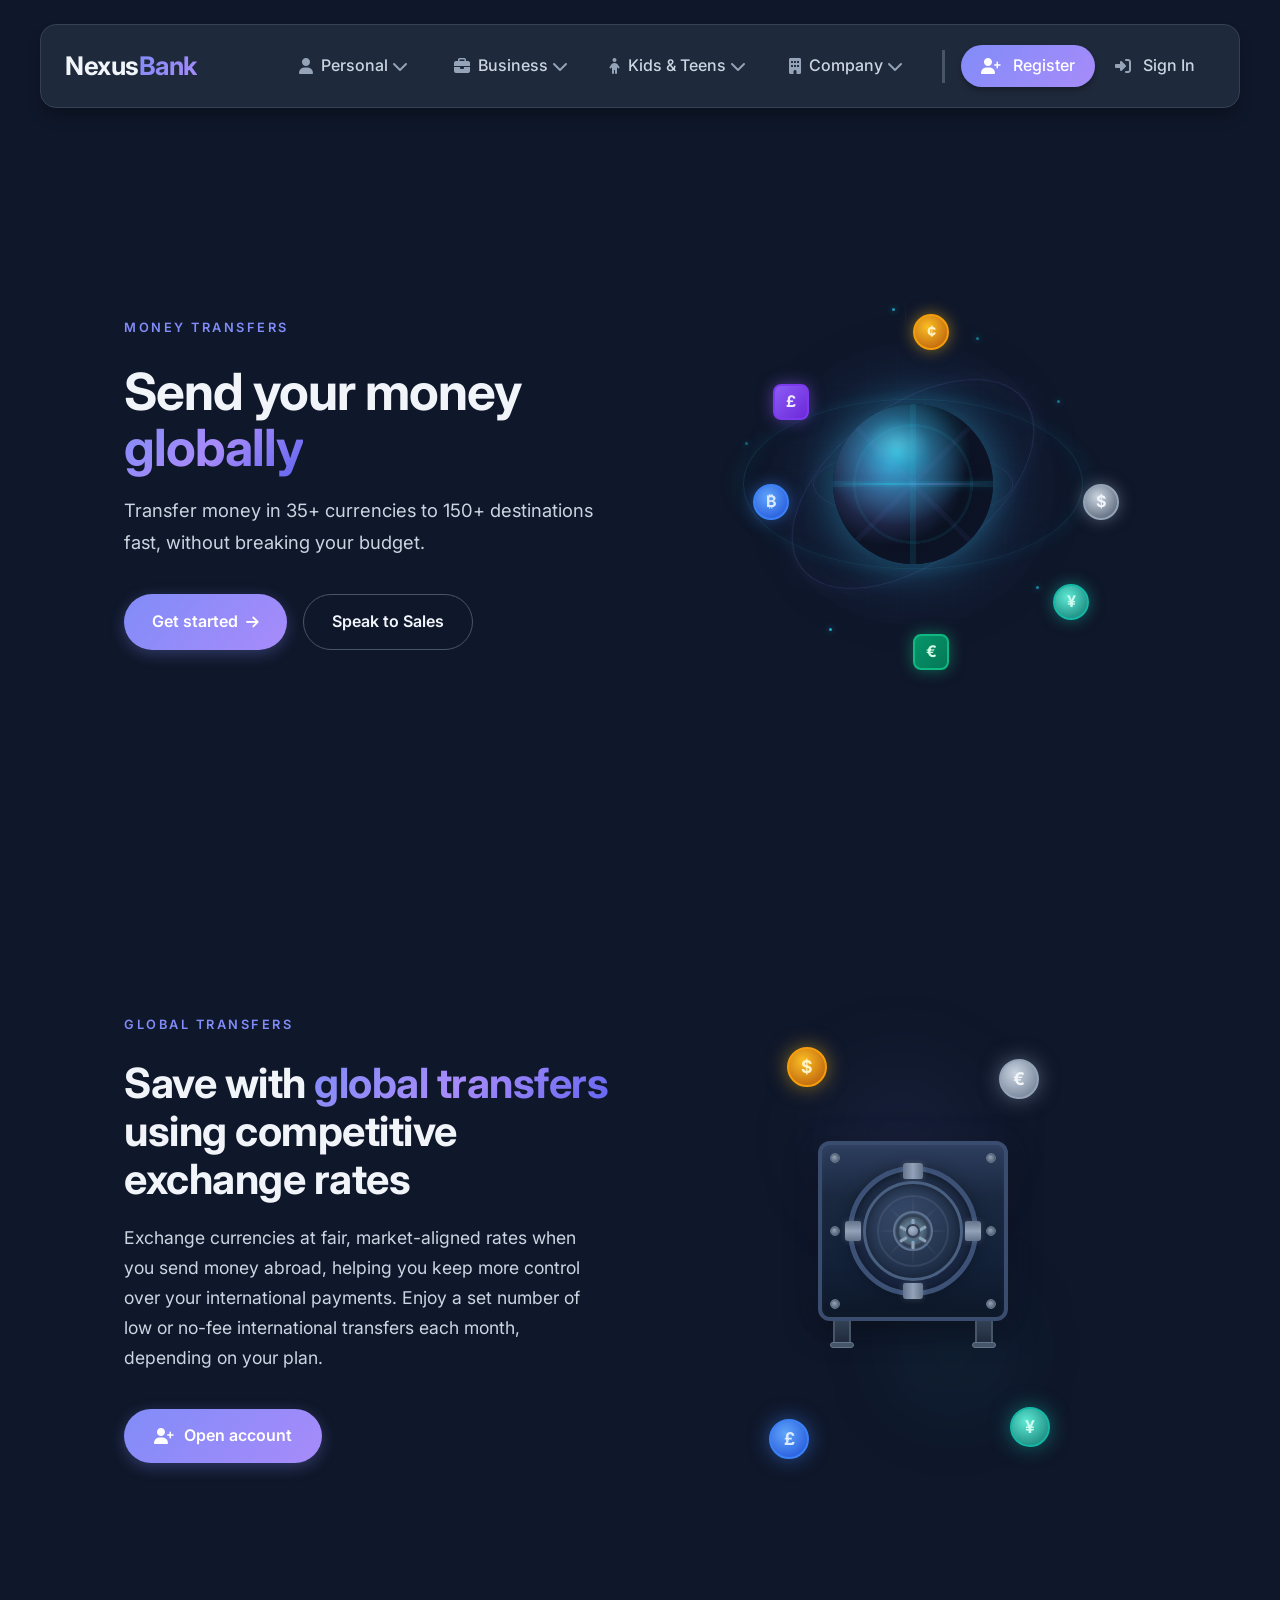
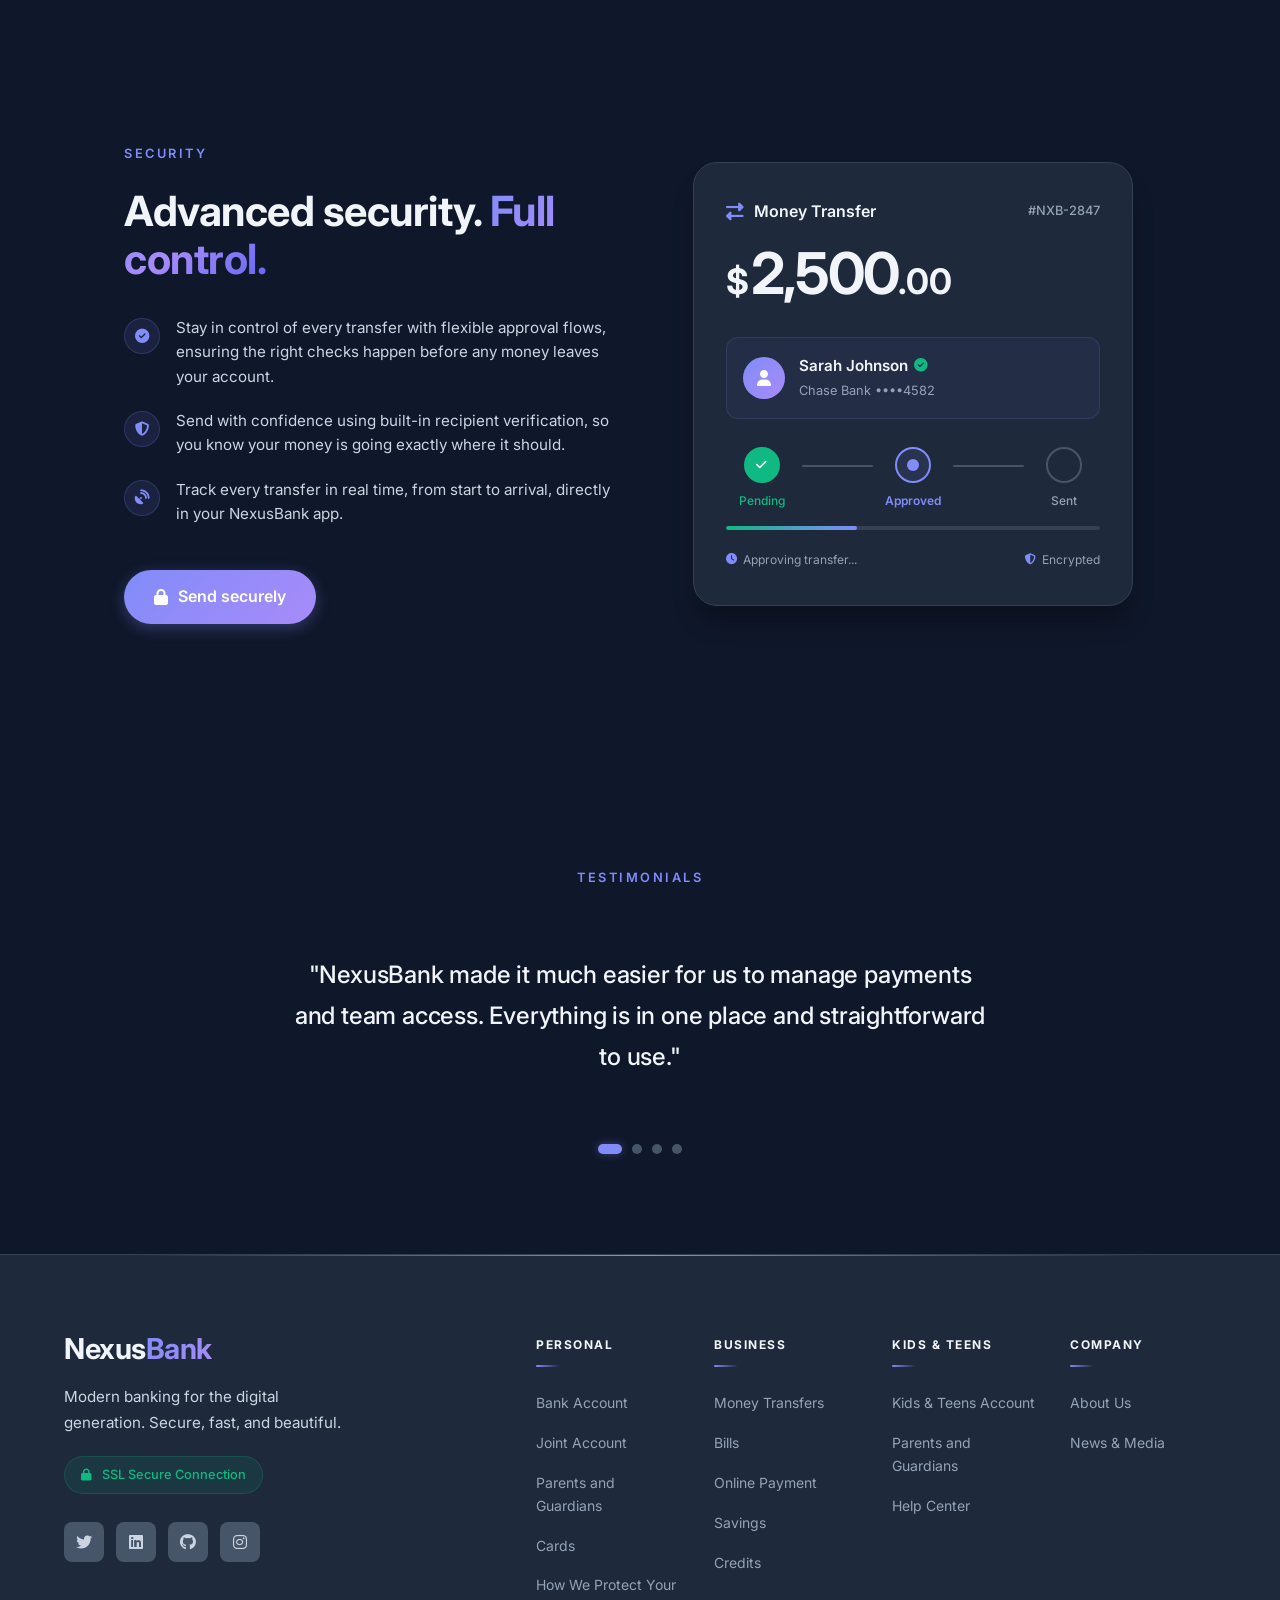
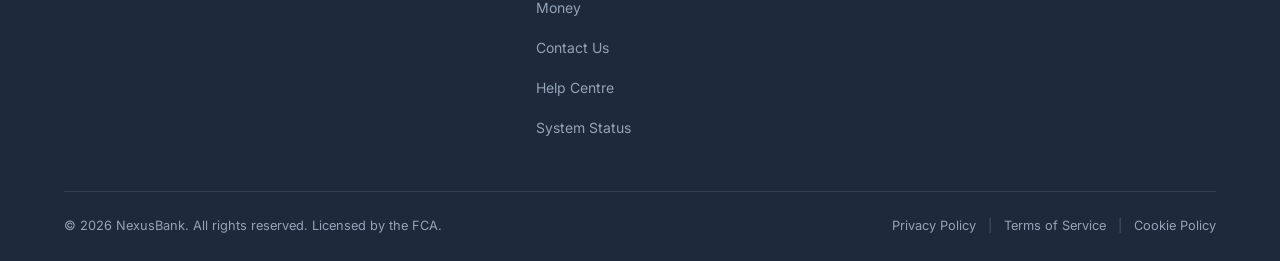
<file: business/Core-Banking/Money-transfers/index.html>
<!DOCTYPE html>
<html lang="en">
<head>
    <meta charset="UTF-8">
    <meta name="viewport" content="width=device-width, initial-scale=1.0">
    <title>NexusBank | Personal Accounts</title>
    
    <!-- Font Awesome -->
    <link rel="stylesheet" href="https://cdnjs.cloudflare.com/ajax/libs/font-awesome/6.4.0/css/all.min.css">
    
    <!-- Google Fonts -->
    <link href="https://fonts.googleapis.com/css2?family=Inter:wght@300;400;500;600;700;800&display=swap" rel="stylesheet">
    
    <style>
        /* ===== CSS VARIABLES ===== */
        :root {
            --primary: #818cf8;
            --primary-dark: #6366f1;
            --secondary: #a78bfa;
            --accent: #22d3ee;
            --bg-primary: #0f172a;
            --bg-secondary: #1e293b;
            --surface: #1e293b;
            --surface-elevated: #334155;
            --surface-hover: #475569;
            --text-primary: #f1f5f9;
            --text-secondary: #cbd5e1;
            --text-tertiary: #94a3b8;
            --border-light: #334155;
            --border-medium: #475569;
            --success: #10b981;
            --warning: #f59e0b;
            --error: #ef4444;
            --shadow-sm: 0 1px 2px 0 rgb(0 0 0 / 0.3);
            --shadow-md: 0 4px 6px -1px rgb(0 0 0 / 0.3);
            --shadow-lg: 0 10px 15px -3px rgb(0 0 0 / 0.3);
            --shadow-xl: 0 20px 25px -5px rgb(0 0 0 / 0.3);
            --shadow-2xl: 0 25px 50px -12px rgb(0 0 0 / 0.4);
            --radius-sm: 6px;
            --radius-md: 8px;
            --radius-lg: 12px;
            --radius-xl: 16px;
            --radius-2xl: 24px;
            --radius-3xl: 32px;
            --radius-full: 9999px;
            --space-xs: 4px;
            --space-sm: 8px;
            --space-md: 16px;
            --space-lg: 24px;
            --space-xl: 32px;
            --space-2xl: 48px;
            --transition-fast: 150ms cubic-bezier(0.4, 0, 0.2, 1);
            --transition-normal: 250ms cubic-bezier(0.4, 0, 0.2, 1);
            --transition-bounce: all 0.3s cubic-bezier(0.175, 0.885, 0.32, 1.275);
            --font-body: 'Inter', -apple-system, BlinkMacSystemFont, 'Segoe UI', Roboto, sans-serif;
        }

        * {
            margin: 0;
            padding: 0;
            box-sizing: border-box;
        }

        body {
            font-family: var(--font-body);
            background-color: var(--bg-primary);
            color: var(--text-primary);
            line-height: 1.6;
            padding-top: 94px;
            overflow-x: hidden;
        }

        /* Focus indicators for keyboard users */
        :focus-visible {
            outline: 2px solid var(--primary);
            outline-offset: 2px;
            border-radius: var(--radius-sm);
        }

        /* ===== FLOATING NAVIGATION ===== */
        .floating-nav {
            position: fixed;
            top: var(--space-lg);
            left: 50%;
            transform: translateX(-50%);
            width: calc(100% - 2rem);
            max-width: 1200px;
            background: var(--surface);
            backdrop-filter: blur(10px);
            border: 1px solid var(--border-light);
            border-radius: var(--radius-xl);
            padding: 0 var(--space-lg);
            z-index: 1000;
            box-shadow: var(--shadow-lg);
            display: flex;
            align-items: center;
            justify-content: space-between;
            height: 84px;
        }

        .floating-nav .container {
            display: flex;
            align-items: center;
            justify-content: space-between;
            width: 100%;
            height: 100%;
            padding: 0;
            max-width: 1200px;
            margin: 0 auto;
        }

        .nav-brand {
            font-size: 1.6rem;
            font-weight: 700;
            color: var(--text-primary);
            letter-spacing: -0.5px;
            text-decoration: none;
            flex-shrink: 0;
            line-height: 1;
        }

        .nav-brand .accent {
            background: linear-gradient(135deg, var(--primary), var(--secondary));
            -webkit-background-clip: text;
            -webkit-text-fill-color: transparent;
            background-clip: text;
        }

        .nav-row {
            display: flex;
            align-items: center;
            gap: var(--space-xs);
            margin-left: auto;
            flex-wrap: nowrap;
        }

        .nav-item {
            display: flex;
            align-items: center;
            gap: 0.5rem;
            padding: 0.6rem 1.2rem;
            font-size: 1rem;
            font-family: var(--font-body);
            border-radius: 40px;
            transition: var(--transition-bounce);
            position: relative;
            text-decoration: none;
            color: var(--text-secondary);
            font-weight: 500;
            border: none;
            background: none;
            cursor: pointer;
            white-space: nowrap;
        }

        /* Fix for Issue #1: Button styling to match links */
        button.nav-item {
            font-family: var(--font-body);
            font-size: 1rem;
            font-weight: 500;
            line-height: 1.6;
            cursor: pointer;
            -webkit-appearance: none;
            -moz-appearance: none;
            appearance: none;
        }

        button.nav-item:focus {
            outline: none;
        }

        button.nav-item:focus-visible {
            outline: 2px solid var(--primary);
            outline-offset: 2px;
            border-radius: var(--radius-full);
        }

        button.nav-item.btn-primary {
            background: linear-gradient(135deg, var(--primary), var(--secondary));
        }

        .nav-item i {
            font-size: 1rem;
            transition: transform 0.2s ease;
            color: var(--text-tertiary);
        }

        .nav-item:hover {
            background: var(--surface-hover);
            transform: scale(1.05);
            color: var(--primary);
        }

        .nav-item:active {
            transform: scale(0.97);
            transition: transform 0.05s ease;
        }

        .nav-item:hover i {
            transform: translateY(-1px);
        }

        .nav-item.btn-primary {
            background: linear-gradient(135deg, var(--primary), var(--secondary));
            color: white;
            box-shadow: var(--shadow-md);
            padding: 0.5rem 1.25rem;
        }

        .nav-item.btn-primary i {
            color: white;
        }

        .nav-item.btn-primary:hover {
            transform: translateY(-1px);
            box-shadow: var(--shadow-lg);
        }

        .nav-item.btn-primary:active {
            transform: translateY(0);
            box-shadow: var(--shadow-sm);
        }

        .nav-item.btn-ghost {
            background: transparent;
            padding: 0.5rem 1.25rem;
        }

        .nav-item.btn-ghost:hover {
            background: var(--surface-hover);
            color: var(--primary);
        }

        .nav-item.btn-ghost:active {
            transform: scale(0.97);
        }

        .nav-spacer {
            width: 3px;
            height: 33px;
            background: var(--border-medium);
            margin: 0 var(--space-md);
            flex-shrink: 0;
        }

        .mobile-menu-btn {
            display: none;
            background: none;
            border: none;
            color: var(--text-secondary);
            font-size: 1.25rem;
            cursor: pointer;
            width: 44px;
            height: 44px;
            align-items: center;
            justify-content: center;
            margin-left: var(--space-sm);
            border-radius: var(--radius-md);
            transition: background var(--transition-fast);
        }

        .mobile-menu-btn:hover {
            background: var(--surface-hover);
        }

        .mobile-menu-btn:active {
            transform: scale(0.95);
        }

        /* ===== DROPDOWN MENU STYLES ===== */
        .nav-dropdown {
            position: relative;
        }

        .dropdown-toggle {
            display: flex;
            align-items: center;
            gap: var(--space-xs);
            cursor: pointer;
            text-decoration: none;
        }

        .dropdown-arrow {
            font-size: 0.75rem;
            transition: transform var(--transition-fast);
            color: var(--text-tertiary);
        }

        .nav-dropdown:hover .dropdown-arrow {
            transform: rotate(180deg);
            color: var(--primary);
        }

        .dropdown-menu {
            position: absolute;
            top: 100%;
            left: 50%;
            transform: translateX(-50%) translateY(10px);
            background: var(--surface);
            border: 1px solid var(--border-light);
            border-radius: var(--radius-xl);
            padding: var(--space-xl);
            box-shadow: var(--shadow-2xl);
            opacity: 0;
            visibility: hidden;
            transition: all var(--transition-normal);
            z-index: 1000;
            backdrop-filter: blur(10px);
            margin-top: var(--space-sm);
        }

        .nav-dropdown:hover .dropdown-menu {
            opacity: 1;
            visibility: visible;
            transform: translateX(-50%) translateY(0);
        }

        /* Personal Menu Positioning - FIXED */
        .personal-menu {
            min-width: min(1000px, 85vw);
            max-width: 1200px;
            left: 175%;
            transform: translateX(calc(-50% + 80px)) translateY(10px);
        }

        .nav-dropdown:hover .personal-menu {
            transform: translateX(calc(-50% + 80px)) translateY(0);
        }

        /* Business Menu Positioning - FIXED */
        .business-menu {
            min-width: min(1000px, 85vw);
            max-width: 1200px;
            left: 90%;
            transform: translateX(calc(-50% + 120px)) translateY(10px);
        }

        .nav-dropdown:hover .business-menu {
            transform: translateX(calc(-50% + 120px)) translateY(0);
        }

        /* Kids Menu Positioning */
        .kids-menu {
            min-width: min(500px, 90vw);
            left: 50%;
            transform: translateX(-50%) translateY(10px);
        }

        .nav-dropdown:hover .kids-menu {
            transform: translateX(-50%) translateY(0);
        }

        /* Company Menu Positioning */
        .company-menu {
            min-width: min(700px, 85vw);
            left: 50%;
            transform: translateX(calc(-50% + 40px)) translateY(10px);
        }

        .nav-dropdown:hover .company-menu {
            transform: translateX(calc(-50% + 40px)) translateY(0);
        }

        .dropdown-grid {
            display: grid;
            grid-template-columns: repeat(6, 1fr);
            gap: var(--space-lg);
        }

        .business-menu .dropdown-grid {
            grid-template-columns: repeat(6, 1fr);
        }

        .company-menu .dropdown-grid.two-columns {
            grid-template-columns: repeat(3, 1fr);
        }

        .dropdown-col {
            min-width: 0;
        }

        .dropdown-section-header {
            display: flex;
            align-items: center;
            gap: var(--space-xs);
            color: var(--text-tertiary);
            font-size: 0.75rem;
            font-weight: 600;
            text-transform: uppercase;
            letter-spacing: 0.5px;
            margin-bottom: var(--space-md);
            padding-bottom: var(--space-xs);
            border-bottom: 1px solid var(--border-light);
            cursor: default;
            pointer-events: none;
        }

        .dropdown-link {
            display: flex;
            align-items: center;
            gap: var(--space-sm);
            padding: var(--space-sm) var(--space-md);
            color: var(--text-secondary);
            text-decoration: none;
            font-size: 0.9rem;
            border-radius: var(--radius-md);
            transition: all var(--transition-fast);
            margin-bottom: 2px;
            cursor: pointer;
        }

        .dropdown-link:hover {
            background: var(--surface-hover);
            transform: translateX(5px);
            color: var(--text-primary);
        }

        .dropdown-link:active {
            transform: scale(0.98);
            background: var(--surface-elevated);
        }

        /* Kids Menu Cards */
        .kids-grid {
            display: grid;
            grid-template-columns: repeat(3, 1fr);
            gap: var(--space-md);
        }

        .kids-card {
            background: rgba(129, 140, 248, 0.05);
            border-radius: var(--radius-lg);
            padding: var(--space-md);
            text-align: center;
            text-decoration: none;
            display: block;
            transition: all 0.3s ease;
            border: 1px solid rgba(129, 140, 248, 0.2);
            cursor: pointer;
        }

        .kids-card:hover {
            background: rgba(129, 140, 248, 0.12);
            border-color: rgba(129, 140, 248, 0.5);
            transform: translateY(-2px);
        }

        .kids-card:active {
            transform: translateY(0);
            background: rgba(129, 140, 248, 0.2);
        }

        .kids-icon {
            width: 48px;
            height: 48px;
            background: linear-gradient(135deg, var(--primary), var(--secondary));
            border-radius: var(--radius-md);
            display: flex;
            align-items: center;
            justify-content: center;
            margin: 0 auto 12px auto;
        }

        .kids-icon i {
            font-size: 1.5rem;
            color: white;
        }

        .kids-title {
            font-weight: 600;
            font-size: 0.9rem;
            color: var(--text-primary);
            margin-bottom: 4px;
        }

        .kids-desc {
            font-size: 0.75rem;
            color: var(--text-tertiary);
            line-height: 1.3;
        }

        /* Plan Links */
        .plans-col {
            background: rgba(99, 102, 241, 0.1);
            border-radius: var(--radius-lg);
            padding: var(--space-md);
        }

        .plan-link {
            display: flex;
            align-items: center;
            justify-content: space-between;
            padding: var(--space-sm) var(--space-md);
            color: var(--text-secondary);
            text-decoration: none;
            border-radius: var(--radius-md);
            transition: all var(--transition-fast);
            margin-bottom: 2px;
            cursor: pointer;
        }

        .plan-link:hover {
            background: var(--surface-hover);
            transform: translateX(5px);
            color: var(--text-primary);
        }

        .plan-link:active {
            transform: scale(0.98);
        }

        .plan-name {
            font-weight: 500;
            font-size: 0.9rem;
        }

        .plan-price {
            font-size: 0.8rem;
            color: var(--text-tertiary);
            background: var(--surface);
            padding: 2px 8px;
            border-radius: var(--radius-full);
        }

        .mt-2 { margin-top: 8px; }
        .mt-3 { margin-top: 16px; }

        /* ===== MOBILE MENU STYLES ===== */
        .mobile-nav {
            display: none;
        }
        
        .mobile-menu-panel {
            display: none;
        }
        
        .mobile-tabs-container {
            padding: var(--space-md) var(--space-md) 0 var(--space-md);
            border-bottom: 1px solid var(--border-light);
            overflow-x: auto;
            overflow-y: hidden;
            white-space: nowrap;
            -webkit-overflow-scrolling: touch;
            scrollbar-width: none;
            -ms-overflow-style: none;
            flex-shrink: 0;
        }
        
        .mobile-tabs-container::-webkit-scrollbar {
            display: none;
        }
        
        .mobile-tabs {
            display: flex;
            flex-wrap: nowrap;
            gap: var(--space-sm);
            padding-bottom: var(--space-sm);
            min-width: min-content;
        }
        
        .mobile-tab {
            display: inline-flex;
            align-items: center;
            gap: var(--space-sm);
            padding: 0.75rem 1.25rem;
            background: transparent;
            border: none;
            color: var(--text-tertiary);
            font-weight: 500;
            font-size: 1rem;
            border-radius: var(--radius-full);
            cursor: pointer;
            transition: all var(--transition-fast);
            white-space: nowrap;
            border: 1px solid transparent;
            flex-shrink: 0;
        }
        
        .mobile-tab i {
            font-size: 1.1rem;
        }
        
        .mobile-tab.active {
            background: rgba(129, 140, 248, 0.15);
            color: var(--primary);
            border-color: rgba(129, 140, 248, 0.3);
        }
        
        .mobile-content-area {
            flex: 1;
            overflow-y: auto;
            padding: var(--space-lg) var(--space-md);
            -webkit-overflow-scrolling: touch;
        }
        
        .mobile-menu-section {
            display: none;
        }
        
        .mobile-menu-section.active {
            display: block;
        }
        
        .mobile-menu-list {
            list-style: none;
            margin: 0;
            padding: 0;
        }
        
        .mobile-menu-item {
            display: flex;
            align-items: center;
            padding: var(--space-md) 0;
            color: var(--text-primary);
            text-decoration: none;
            border-bottom: 1px solid var(--border-light);
            font-size: 1rem;
            transition: all var(--transition-fast);
            cursor: pointer;
        }
        
        .mobile-menu-item.has-children {
            justify-content: space-between;
        }
        
        .mobile-menu-item.has-children .arrow {
            color: var(--text-tertiary);
            font-size: 0.8rem;
            transition: transform var(--transition-fast);
        }
        
        .mobile-menu-item.has-children.open .arrow {
            transform: rotate(180deg);
        }
        
        .mobile-submenu {
            list-style: none;
            margin: 0 0 0 var(--space-lg);
            padding: 0;
            display: none;
        }
        
        .mobile-submenu.open {
            display: block;
        }
        
        .mobile-submenu .mobile-menu-item {
            padding: var(--space-sm) 0;
            border-bottom: none;
            color: var(--text-secondary);
            font-size: 0.95rem;
        }
        
        .mobile-menu-footer {
            padding: var(--space-lg) var(--space-md);
            border-top: 1px solid var(--border-light);
            background: var(--bg-secondary);
            display: flex;
            gap: var(--space-md);
            flex-shrink: 0;
        }
        
        .mobile-btn {
            flex: 1;
            padding: var(--space-md);
            border-radius: var(--radius-full);
            font-weight: 600;
            text-align: center;
            text-decoration: none;
            transition: all var(--transition-fast);
            border: none;
            cursor: pointer;
            font-size: 1rem;
        }
        
        .mobile-btn-login {
            background: transparent;
            color: var(--text-primary);
            border: 1px solid var(--border-medium);
        }
        
        .mobile-btn-login:hover,
        .mobile-btn-login:active {
            background: var(--surface-hover);
        }
        
        .mobile-btn-signup {
            background: linear-gradient(135deg, var(--primary), var(--secondary));
            color: white;
        }
        
        .mobile-btn-signup:hover,
        .mobile-btn-signup:active {
            opacity: 0.9;
            transform: scale(0.98);
        }
        
        body.menu-open {
            overflow: hidden;
        }

        /* Loading state for buttons */
        .btn-primary.loading,
        .btn-ghost.loading {
            position: relative;
            pointer-events: none;
            opacity: 0.7;
        }

        .btn-primary.loading::after,
        .btn-ghost.loading::after {
            content: '';
            position: absolute;
            width: 16px;
            height: 16px;
            top: 50%;
            right: 12px;
            transform: translateY(-50%);
            border: 2px solid white;
            border-top-color: transparent;
            border-radius: 50%;
            animation: spin 0.6s linear infinite;
        }

        /* Screen reader only class */
        .sr-only {
            position: absolute;
            width: 1px;
            height: 1px;
            padding: 0;
            margin: -1px;
            overflow: hidden;
            clip: rect(0, 0, 0, 0);
            white-space: nowrap;
            border-width: 0;
        }

        /* Page Content */
        .page-content {
            max-width: 1200px;
            margin: 0 auto;
            padding: 60px 24px;
            text-align: center;
        }

        h1 {
            font-size: 3rem;
            margin-bottom: 16px;
            background: linear-gradient(135deg, var(--primary), var(--accent));
            -webkit-background-clip: text;
            -webkit-text-fill-color: transparent;
            font-weight: 700;
        }

        p {
            color: var(--text-secondary);
            font-size: 1.1rem;
        }

        /* Drag and Drop Styles */
        .dropdown-link[draggable="true"]:active, 
        .plan-link[draggable="true"]:active,
        .kids-card[draggable="true"]:active {
            cursor: grabbing;
        }
        
        .drag-over {
            background: rgba(129, 140, 248, 0.3);
            transform: scale(1.02);
        }
        
        .button-updated {
            animation: pulse 0.3s ease;
        }
        
        @keyframes pulse {
            0% { transform: scale(1); }
            50% { transform: scale(1.05); background: var(--primary); color: white; }
            100% { transform: scale(1); }
        }

        /* Lazy loading animation */
        .dropdown-menu {
            transition: opacity 0.3s ease, visibility 0.3s ease, transform 0.3s ease;
        }

        .dropdown-menu.loading {
            position: relative;
            min-height: 200px;
        }

        .dropdown-menu.loading::after {
            content: '';
            position: absolute;
            top: 50%;
            left: 50%;
            width: 40px;
            height: 40px;
            margin: -20px 0 0 -20px;
            border: 3px solid var(--border-light);
            border-top-color: var(--primary);
            border-radius: 50%;
            animation: spin 0.6s linear infinite;
        }

        @keyframes fadeIn {
            from { opacity: 0; transform: translateY(-10px); }
            to { opacity: 1; transform: translateY(0); }
        }

        @keyframes spin {
            to { transform: rotate(360deg); }
        }

     
/* ===== DEFAULT (FULL SIZE) - Icons + Text ===== */
.nav-item i {
    margin-right: var(--space-xs);
}

/* ===== MEDIUM SIZE - Text Only, Hide Icons ===== */
/* ===== DEFAULT (FULL SIZE) - Above 1150px: Icons + Text ===== */
/* This is the default state - no media query needed */

/* ===== MEDIUM SIZE - 901px to 1150px: Text Only, Hide Icons ===== */
@media (max-width: 1150px) and (min-width: 901px) {
    .nav-item i {
        display: none !important;
    }
    
    .nav-item span {
        display: inline-block !important;
    }
    
    .nav-item.btn-primary i {
        display: none !important;
    }
    
    .nav-item.btn-primary span {
        display: inline-block !important;
    }
    
    /* Dropdown positioning for medium screens */
    .nav-dropdown .dropdown-menu {
        min-width: 70vw;
        max-width: 85vw;
        left: auto !important;
        right: 0 !important;
        transform: translateY(10px) !important;
        max-height: 80vh;
        overflow-y: auto;
        overflow-x: hidden;
    }
    
    .nav-dropdown:hover .dropdown-menu {
        transform: translateY(0) !important;
    }
    
    .personal-menu,
    .business-menu,
    .company-menu,
    .kids-menu {
        left: auto !important;
        right: 0 !important;
        transform: translateY(10px) !important;
        min-width: 300px !important;
        max-width: 400px !important;
    }
    
    .nav-dropdown:hover .personal-menu,
    .nav-dropdown:hover .business-menu,
    .nav-dropdown:hover .company-menu,
    .nav-dropdown:hover .kids-menu {
        transform: translateY(0) !important;
    }
    
    .nav-dropdown .dropdown-grid {
        grid-template-columns: 1fr !important;
        gap: var(--space-md);
    }
    
    .business-menu .dropdown-grid {
        grid-template-columns: 1fr !important;
    }
    
    .dropdown-menu {
        overflow-x: hidden !important;
    }
    
    .dropdown-menu * {
        max-width: 100%;
    }
    
    .nav-row {
        overflow: visible !important;
    }
    
    .floating-nav {
        overflow: visible !important;
    }
}

@media (max-width: 900px) {
    /* Fix icon centering */
    .nav-item {
        display: flex !important;
        align-items: center !important;
        justify-content: center !important;
        padding: 0 !important;
        margin: 0 !important;
        aspect-ratio: 1 / 1;
    }
    
    .nav-item i {
        display: inline-block !important;
        font-size: 1.35rem !important; /* Slightly smaller than 1.5rem */
        margin: 0 !important;
        line-height: 1;
    }
    
    .nav-item span {
        display: none !important;
    }
    
    .nav-item.btn-primary {
        padding: 0 !important;
    }
    
    .nav-item.btn-primary i {
        display: inline-block !important;
        font-size: 1.35rem !important; /* Slightly smaller than 1.5rem */
        margin: 0 !important;
    }
    
    .nav-item.btn-primary span {
        display: none !important;
    }
    
    /* ===== LOGO LEFT + ICONS EDGE-TO-EDGE WITH SPACING ===== */
    .floating-nav .container {
        display: flex !important;
        align-items: center !important;
        justify-content: flex-start !important;
        width: 100% !important;
    }
    
    /* Logo stays on far left with right margin for spacing */
    .nav-brand {
        flex-shrink: 0 !important;
        margin-right: 2rem !important;
    }
    
    /* Nav menu takes remaining space and fills to right edge */
    .nav-menu {
        flex: 1 !important;
        display: flex !important;
        justify-content: flex-end !important;
    }
    
    /* Nav list spans full width with space-between */
    .nav-menu ul,
    .nav-list,
    .nav-row {
        display: flex !important;
        justify-content: space-between !important;
        width: 100% !important;
        margin: 0 !important;
        padding: 0 !important;
        gap: 0 !important;
    }
    
    /* List items */
    .nav-menu li,
    .nav-list li {
        margin: 0 !important;
        padding: 0 !important;
    }
    
    /* Override any existing nav-row margins */
    .nav-row {
        margin-left: 0 !important;
    }
}



/* ===== SMALL SIZE - 900px and below: Icons Only, Hide Text ===== */
@media (max-width: 900px) and (min-width: 769px) {
    .nav-item i {
        display: inline-block !important;
        font-size: 1.125rem;
        margin-right: 0 !important;
    }
    
    .nav-item span {
        display: none !important;
    }
    
    .nav-item.btn-primary i {
        display: inline-block !important;
        margin: 0 !important;
    }
    
    .nav-item.btn-primary span {
        display: none !important;
    }
    
    /* FIX: Make dropdowns behave exactly like medium screens - single column */
    .nav-dropdown {
        position: relative !important;
    }
    
    .nav-dropdown .dropdown-menu {
        min-width: 300px !important;
        max-width: 400px !important;
        left: 0 !important;
        right: auto !important;
        transform: translateY(10px) !important;
        max-height: 80vh;
        overflow-y: auto;
        overflow-x: hidden;
        padding: var(--space-lg) !important;
    }
    
    .nav-dropdown:hover .dropdown-menu {
        transform: translateY(0) !important;
    }
    
    .personal-menu,
    .business-menu,
    .company-menu,
    .kids-menu {
        left: 0 !important;
        right: auto !important;
        transform: translateY(10px) !important;
        min-width: 300px !important;
        max-width: 400px !important;
    }
    
    .nav-dropdown:hover .personal-menu,
    .nav-dropdown:hover .business-menu,
    .nav-dropdown:hover .company-menu,
    .nav-dropdown:hover .kids-menu {
        transform: translateY(0) !important;
    }
    
    /* SINGLE COLUMN GRID - Same as medium screens */
    .nav-dropdown .dropdown-grid {
        grid-template-columns: 1fr !important;
        gap: var(--space-md);
    }
    
    .business-menu .dropdown-grid {
        grid-template-columns: 1fr !important;
    }
    
    .company-menu .dropdown-grid.two-columns {
        grid-template-columns: 1fr !important;
    }
    
    /* Kids menu also single column */
    .kids-grid {
        grid-template-columns: 1fr !important;
    }
    
    .dropdown-menu {
        overflow-x: hidden !important;
    }
    
    .dropdown-menu * {
        max-width: 100%;
    }
    
    .nav-row {
        overflow: visible !important;
    }
    
    .floating-nav {
        overflow: visible !important;
    }
    
    /* Hide section headers that might be empty or redundant */
    .dropdown-section-header {
        font-size: 0.7rem !important;
        padding-bottom: var(--space-xs) !important;
        margin-bottom: var(--space-sm) !important;
    }
    
    /* Make dropdown links more compact */
    .dropdown-link,
    .plan-link {
        padding: var(--space-sm) var(--space-md) !important;
        font-size: 0.9rem !important;
    }
    
    /* Plans column styling */
    .plans-col {
        background: rgba(99, 102, 241, 0.1);
        border-radius: var(--radius-lg);
        padding: var(--space-md);
        margin-top: var(--space-md);
    }
    
    /* Active state for click-based dropdown toggle */
    .nav-dropdown.active .dropdown-menu {
        opacity: 1 !important;
        visibility: visible !important;
        pointer-events: auto !important;
        transform: translateY(0) !important;
    }
    
    .nav-dropdown.active .dropdown-toggle {
        background: var(--surface-hover) !important;
        color: var(--primary) !important;
    }
    
    /* Prevent hover from interfering on touch devices */
    @media (hover: none) and (pointer: coarse) {
        .nav-dropdown:hover .dropdown-menu {
            opacity: 0 !important;
            visibility: hidden !important;
            pointer-events: none !important;
        }
        
        .nav-dropdown.active .dropdown-menu,
        .nav-dropdown.active:hover .dropdown-menu {
            opacity: 1 !important;
            visibility: visible !important;
            pointer-events: auto !important;
            transform: translateY(0) !important;
        }
    }
}

/* ===== EXTRA SMALL - 800px and below: Keep Icons Only ===== */
@media (max-width: 800px) {
    .nav-dropdown .dropdown-menu {
        min-width: 260px;
        max-width: calc(100vw - 24px);
        max-height: 70vh;
        padding: var(--space-md);
    }
    
    .dropdown-link,
    .plan-link {
        padding: var(--space-xs) var(--space-sm);
    }
    
    .plan-name {
        font-size: 0.8rem;
    }
    
    .plan-price {
        font-size: 0.7rem;
    }
    
    .dropdown-section-header {
        font-size: 0.65rem;
    }
    
    .kids-grid {
        grid-template-columns: repeat(auto-fit, minmax(140px, 1fr));
    }
    
    .kids-card {
        white-space: normal;
        word-break: break-word;
    }
    
    .dropdown-menu * {
        max-width: 100%;
        box-sizing: border-box;
    }
}

/* ===== MOBILE MENU - 768px and below ===== */
@media (max-width: 768px) {
    .floating-nav {
        display: none;
    }

    .mobile-nav {
        position: fixed;
        top: 0;
        left: 0;
        right: 0;
        background: var(--surface);
        backdrop-filter: blur(10px);
        border-bottom: 1px solid var(--border-light);
        padding: var(--space-md) var(--space-lg);
        z-index: 1000;
        display: flex;
        align-items: center;
        justify-content: space-between;
        height: 70px;
        box-sizing: border-box;
    }

    .mobile-nav .nav-brand {
        font-size: 1.5rem;
        white-space: nowrap;
        overflow: hidden;
        text-overflow: ellipsis;
        max-width: 70%;
    }

    .mobile-menu-btn {
        display: flex;
        align-items: center;
        justify-content: center;
        width: 44px;
        height: 44px;
        background: transparent;
        border: none;
        color: var(--text-secondary);
        font-size: 1.5rem;
        cursor: pointer;
        border-radius: var(--radius-md);
        transition: background var(--transition-fast);
        flex-shrink: 0;
    }

    .mobile-menu-btn:hover {
        background: var(--surface-hover);
    }

    .mobile-menu-btn:active {
        transform: scale(0.95);
    }

    .mobile-menu-panel {
        position: fixed;
        top: 70px;
        left: 0;
        right: 0;
        bottom: 0;
        background: var(--bg-secondary);
        z-index: 999;
        display: none;
        flex-direction: column;
        overflow: hidden;
        border-top: 1px solid var(--border-light);
        max-width: 100vw;
        box-sizing: border-box;
    }

    .mobile-menu-panel.active {
        display: flex;
    }

    .mobile-tabs-container {
        padding: var(--space-md) var(--space-sm) 0 var(--space-sm);
        border-bottom: 1px solid var(--border-light);
        overflow-x: auto;
        overflow-y: hidden;
        white-space: nowrap;
        -webkit-overflow-scrolling: touch;
        scrollbar-width: none;
        -ms-overflow-style: none;
        flex-shrink: 0;
    }

    .mobile-tabs-container::-webkit-scrollbar {
        display: none;
    }

    .mobile-tabs {
        display: flex;
        flex-wrap: nowrap;
        gap: var(--space-xs);
        padding-bottom: var(--space-sm);
        min-width: min-content;
    }

    .mobile-tab {
        display: inline-flex;
        align-items: center;
        gap: var(--space-sm);
        padding: 0.75rem 1.25rem;
        background: transparent;
        border: none;
        color: var(--text-tertiary);
        font-weight: 500;
        font-size: 1rem;
        border-radius: var(--radius-full);
        cursor: pointer;
        transition: all var(--transition-fast);
        white-space: nowrap;
        border: 1px solid transparent;
        flex-shrink: 0;
        min-height: 44px;
    }

    .mobile-tab i {
        font-size: 1.1rem;
        pointer-events: none;
    }

    .mobile-tab.active {
        background: rgba(129, 140, 248, 0.15);
        color: var(--primary);
        border-color: rgba(129, 140, 248, 0.3);
    }

    .mobile-content-area {
        flex: 1;
        overflow-y: auto;
        overflow-x: hidden;
        padding: var(--space-lg) var(--space-md);
        -webkit-overflow-scrolling: touch;
        max-width: 100%;
        box-sizing: border-box;
        scrollbar-width: thin;
    }

    .mobile-content-area::-webkit-scrollbar {
        width: 5px;
    }

    .mobile-content-area::-webkit-scrollbar-thumb {
        background: var(--primary);
        border-radius: var(--radius-full);
    }

    .mobile-menu-section {
        display: none;
    }

    .mobile-menu-section.active {
        display: block;
    }

    .mobile-menu-list {
        max-width: 100%;
        list-style: none;
        margin: 0;
        padding: 0;
    }

    .mobile-menu-item {
        display: flex;
        align-items: center;
        min-height: 48px;
        max-width: 100%;
        padding: var(--space-sm) 0;
        color: var(--text-primary);
        text-decoration: none;
        border-bottom: 1px solid var(--border-light);
        font-size: 1rem;
        transition: all var(--transition-fast);
        cursor: pointer;
        word-wrap: break-word;
        white-space: normal;
        box-sizing: border-box;
    }

    .mobile-menu-item.has-children {
        justify-content: space-between;
    }

    .mobile-menu-item.has-children .arrow {
        color: var(--text-tertiary);
        font-size: 0.8rem;
        transition: transform var(--transition-fast);
        flex-shrink: 0;
        margin-left: var(--space-md);
    }

    .mobile-menu-item.has-children.open .arrow {
        transform: rotate(180deg);
    }

    .mobile-submenu {
        list-style: none;
        margin: 0 0 0 var(--space-lg);
        padding: 0;
        display: none;
        max-width: 100%;
        box-sizing: border-box;
    }

    .mobile-submenu.open {
        display: block;
    }

    .mobile-submenu .mobile-menu-item {
        padding: var(--space-xs) 0;
        border-bottom: none;
        color: var(--text-secondary);
        font-size: 0.95rem;
        min-height: 40px;
    }

    .mobile-menu-footer {
        padding: var(--space-lg) var(--space-md);
        padding-bottom: max(var(--space-lg), env(safe-area-inset-bottom));
        border-top: 1px solid var(--border-light);
        background: var(--bg-secondary);
        display: flex;
        gap: var(--space-md);
        flex-shrink: 0;
        box-sizing: border-box;
    }

    .mobile-btn {
        flex: 1;
        padding: var(--space-md) var(--space-sm);
        border-radius: var(--radius-full);
        font-weight: 600;
        text-align: center;
        text-decoration: none;
        transition: all var(--transition-fast);
        border: none;
        cursor: pointer;
        font-size: 1rem;
        min-height: 48px;
        display: flex;
        align-items: center;
        justify-content: center;
        white-space: nowrap;
        overflow: hidden;
        text-overflow: ellipsis;
        box-sizing: border-box;
    }

    .mobile-btn-login {
        background: transparent;
        color: var(--text-primary);
        border: 1px solid var(--border-medium);
    }

    .mobile-btn-login:hover,
    .mobile-btn-login:active {
        background: var(--surface-hover);
    }

    .mobile-btn-signup {
        background: linear-gradient(135deg, var(--primary), var(--secondary));
        color: white;
    }

    .mobile-btn-signup:hover,
    .mobile-btn-signup:active {
        opacity: 0.9;
        transform: scale(0.98);
    }

    body {
        padding-top: 70px;
        overflow-x: hidden;
    }

    body.menu-open {
        overflow: hidden;
    }

    .page-content {
        padding-top: 90px;
        padding-left: var(--space-md);
        padding-right: var(--space-md);
        overflow-x: hidden;
        box-sizing: border-box;
    }

    h1 {
        font-size: 2.5rem;
        word-wrap: break-word;
    }

    * {
        max-width: 100%;
    }
}

/* ===== VERY SMALL - 375px and below ===== */
@media (max-width: 375px) {
    .mobile-tab {
        padding: 0.5rem 0.75rem;
        font-size: 0.8rem;
        gap: 0.4rem;
    }

    .mobile-tab i {
        font-size: 0.85rem;
    }

    .mobile-menu-item {
        font-size: 0.9rem;
        min-height: 44px;
        padding: var(--space-xs) 0;
    }

    .mobile-submenu .mobile-menu-item {
        font-size: 0.85rem;
    }

    .mobile-btn {
        font-size: 0.8rem;
        padding: 10px var(--space-xs);
        min-height: 44px;
        white-space: nowrap;
        overflow: hidden;
        text-overflow: ellipsis;
    }

    .mobile-nav .nav-brand {
        font-size: 1.25rem;
        max-width: 65%;
    }

    .mobile-content-area {
        padding: var(--space-md) var(--space-sm);
    }

    .mobile-submenu {
        margin-left: var(--space-md);
    }

    .mobile-tabs-container {
        padding: var(--space-sm) var(--space-xs) 0 var(--space-xs);
    }

    .mobile-menu-footer {
        padding: var(--space-md) var(--space-sm);
        padding-bottom: max(var(--space-md), env(safe-area-inset-bottom));
        gap: var(--space-sm);
    }

    h1 {
        font-size: 2rem;
    }

    .mobile-menu-panel,
    .mobile-content-area,
    .mobile-menu-list,
    .mobile-submenu {
        max-width: 100vw;
        overflow-x: hidden;
    }

    .mobile-menu-item span,
    .mobile-menu-item {
        word-break: break-word;
    }

    .mobile-menu-btn {
        width: 40px;
        height: 40px;
        font-size: 1.3rem;
    }
}

/* ===== HOVER FALLBACK ===== */
@media (hover: hover) {
    .nav-dropdown:hover .dropdown-menu {
        opacity: 1 !important;
        visibility: visible !important;
    }

    @media (max-width: 1150px) and (min-width: 901px) {
        .nav-dropdown:hover .dropdown-menu,
        .nav-dropdown:hover .personal-menu,
        .nav-dropdown:hover .business-menu,
        .nav-dropdown:hover .company-menu,
        .nav-dropdown:hover .kids-menu {
            transform: translateY(0) !important;
        }
    }

    @media (max-width: 900px) {
        .nav-dropdown:hover .dropdown-menu,
        .nav-dropdown:hover .personal-menu,
        .nav-dropdown:hover .business-menu,
        .nav-dropdown:hover .company-menu,
        .nav-dropdown:hover .kids-menu {
            transform: translateY(0) !important;
        }
    }

    @media (min-width: 1151px) {
        .nav-dropdown:hover .personal-menu {
            transform: translateX(calc(-50% + 80px)) translateY(0) !important;
        }

        .nav-dropdown:hover .business-menu {
            transform: translateX(calc(-50% + 120px)) translateY(0) !important;
        }

        .nav-dropdown:hover .kids-menu {
            transform: translateX(-50%) translateY(0) !important;
        }

        .nav-dropdown:hover .company-menu {
            transform: translateX(calc(-50% + 40px)) translateY(0) !important;
        }
    }
}
         
/* ===== SMALL SIZE - 900px and below: Icons Only, Hide Text ===== */
@media (max-width: 900px) and (min-width: 769px) {
    /* Fix icon centering */
    .nav-item {
        display: flex !important;
        align-items: center !important;
        justify-content: center !important;
        padding: 0.6rem !important;
        aspect-ratio: 1 / 1;
    }
    
    .nav-item i {
        display: inline-block !important;
        font-size: 1.125rem;
        margin: 0 !important;
        line-height: 1;
    }
    
    .nav-item span {
        display: none !important;
    }
    
    .nav-item.btn-primary {
        padding: 0.6rem !important;
    }
    
    .nav-item.btn-primary i {
        display: inline-block !important;
        margin: 0 !important;
    }
    
    .nav-item.btn-primary span {
        display: none !important;
    }
    
    /* Keep the rest of your existing styles for this breakpoint... */
    /* (dropdown positioning, grid layouts, tooltips, etc.) */
}

/* Extra small screens - smaller tooltips */
@media (max-width: 800px) and (min-width: 769px) {
    .nav-item::after {
        font-size: 0.7rem;
        padding: 4px 8px;
        bottom: -36px;
    }
}

@media (max-width: 768px) {
    .bank-hero {
        padding: 2rem 0;
    }
    
    .trust-badges {
        flex-direction: column;
        gap: 1.5rem;
        align-items: flex-start;
        max-width: 300px;
        margin: 0 auto;
    }
    
    .features-grid-2col {
        grid-template-columns: 1fr;
    }
    
    .section-label h2 {
        font-size: 2rem;
    }
}



/* Responsive Design */
@media (max-width: 968px) {
    .joint-hero-section {
        flex-direction: column;
        text-align: center;
        gap: 40px;
        padding: 60px 24px 40px;
    }
    
    .joint-hero-content {
        max-width: 100%;
    }
    
    .joint-hero-title {
        font-size: 2.5rem;
    }
    
    .joint-hero-subtitle {
        font-size: 1.1rem;
    }
    
    .joint-trust-badges {
        justify-content: center;
        flex-wrap: wrap;
    }
    
    .joint-animation-container {
        min-height: 400px;
        max-width: 100%;
    }
    
    .animation-scene {
        height: 380px;
    }
    
    .user-card {
        width: 75px;
        height: 95px;
    }
}

@media (max-width: 480px) {
    .joint-hero-title {
        font-size: 2rem;
    }
    
    .joint-hero-subtitle {
        font-size: 1rem;
    }
    
    .joint-hero-cta {
        font-size: 1rem;
        padding: 14px 28px;
    }
    
    .joint-animation-container {
        min-height: 320px;
    }
    
    .animation-scene {
        height: 300px;
    }
    
    
    
    .user-card {
        width: 65px;
        height: 80px;
    }
    
    .user-avatar {
        width: 32px;
        height: 32px;
        font-size: 1rem;
    }
    
    
}

/* ===== MONEY TRANSFERS SECTION ===== */
.money-transfers {
    max-width: 1200px;
    margin: 0 auto;
    padding: 80px 24px;
}

.transfers-container {
    display: flex;
    align-items: center;
    gap: 60px;
    padding: 60px;
    position: relative;
}

/* Left Content */
.transfers-content {
    flex: 1;
    position: relative;
    z-index: 1;
    max-width: 500px;
}

.transfers-label {
    display: block;
    font-size: 0.8rem;
    font-weight: 600;
    letter-spacing: 2.5px;
    color: var(--primary);
    text-transform: uppercase;
    margin-bottom: 24px;
}

.transfers-title {
    font-size: 3.2rem;
    font-weight: 700;
    color: var(--text-primary);
    line-height: 1.1;
    margin-bottom: 20px;
    letter-spacing: -1px;
}

.transfers-title .gradient-text {
    background: linear-gradient(135deg, #818cf8, #a78bfa, #6366f1);
    -webkit-background-clip: text;
    -webkit-text-fill-color: transparent;
    background-clip: text;
}

.transfers-description {
    color: var(--text-secondary);
    font-size: 1.15rem;
    line-height: 1.7;
    margin-bottom: 36px;
}

.transfers-actions {
    display: flex;
    gap: 16px;
    flex-wrap: wrap;
}

.btn-get-started {
    display: inline-flex;
    align-items: center;
    gap: 8px;
    background: linear-gradient(135deg, var(--primary), var(--secondary));
    color: white;
    padding: 14px 28px;
    border-radius: var(--radius-full);
    font-weight: 600;
    font-size: 1rem;
    text-decoration: none;
    border: none;
    cursor: pointer;
    transition: all var(--transition-bounce);
    box-shadow: 0 4px 15px rgba(129, 140, 248, 0.3);
    font-family: var(--font-body);
}

.btn-get-started:hover {
    transform: translateY(-2px);
    box-shadow: 0 8px 25px rgba(129, 140, 248, 0.4);
}

.btn-get-started i {
    font-size: 0.9rem;
    transition: transform var(--transition-fast);
}

.btn-get-started:hover i {
    transform: translateX(3px);
}

.btn-speak-sales {
    display: inline-flex;
    align-items: center;
    gap: 8px;
    background: transparent;
    color: var(--text-primary);
    padding: 14px 28px;
    border-radius: var(--radius-full);
    font-weight: 600;
    font-size: 1rem;
    text-decoration: none;
    border: 1px solid var(--border-medium);
    cursor: pointer;
    transition: all var(--transition-bounce);
    font-family: var(--font-body);
}

.btn-speak-sales:hover {
    background: var(--surface-hover);
    border-color: var(--text-tertiary);
}

/* ===== FUTURISTIC BANKING VISUAL ===== */
.transfers-visual {
    flex: 1;
    display: flex;
    align-items: center;
    justify-content: center;
    position: relative;
    z-index: 1;
    min-height: 500px;
}

.globe-scene {
    position: relative;
    width: 420px;
    height: 420px;
}

/* Dark tech background grid */
.tech-grid {
    position: absolute;
    top: 50%;
    left: 50%;
    transform: translate(-50%, -50%);
    width: 380px;
    height: 380px;
    border-radius: 50%;
    background: 
        repeating-linear-gradient(0deg, transparent, transparent 28px, rgba(129, 140, 248, 0.03) 28px, rgba(129, 140, 248, 0.03) 29px),
        repeating-linear-gradient(90deg, transparent, transparent 28px, rgba(129, 140, 248, 0.03) 28px, rgba(129, 140, 248, 0.03) 29px);
    mask-image: radial-gradient(circle, black 40%, transparent 70%);
    -webkit-mask-image: radial-gradient(circle, black 40%, transparent 70%);
    opacity: 0.5;
}

/* Orbit rings */
.orbit-ring {
    position: absolute;
    top: 50%;
    left: 50%;
    border-radius: 50%;
    border: 1px solid transparent;
    transform-style: preserve-3d;
}

.orbit-outer {
    width: 340px;
    height: 340px;
    margin: -170px 0 0 -170px;
    border-color: rgba(34, 211, 238, 0.15);
    box-shadow: 
        0 0 30px rgba(34, 211, 238, 0.08),
        inset 0 0 30px rgba(34, 211, 238, 0.04);
    transform: rotateX(60deg);
    animation: orbitSpin 20s linear infinite;
}

.orbit-middle {
    width: 280px;
    height: 280px;
    margin: -140px 0 0 -140px;
    border-color: rgba(129, 140, 248, 0.2);
    box-shadow: 
        0 0 25px rgba(129, 140, 248, 0.06),
        inset 0 0 25px rgba(129, 140, 248, 0.03);
    transform: rotateX(-50deg) rotateY(30deg);
    animation: orbitSpin 15s linear infinite reverse;
}

.orbit-inner {
    width: 200px;
    height: 200px;
    margin: -100px 0 0 -100px;
    border-color: rgba(167, 139, 250, 0.12);
    box-shadow: 0 0 20px rgba(167, 139, 250, 0.04);
    transform: rotateX(70deg);
    animation: orbitSpin 12s linear infinite;
}

@keyframes orbitSpin {
    from { transform: rotateX(60deg) rotateY(0deg); }
    to { transform: rotateX(60deg) rotateY(360deg); }
}

/* 3D Globe */
.futuristic-globe {
    position: absolute;
    top: 50%;
    left: 50%;
    transform: translate(-50%, -50%);
    width: 160px;
    height: 160px;
    border-radius: 50%;
    z-index: 5;
    box-shadow: 
        0 0 40px rgba(34, 211, 238, 0.3),
        0 0 80px rgba(129, 140, 248, 0.2),
        0 0 120px rgba(34, 211, 238, 0.1),
        0 0 160px rgba(129, 140, 248, 0.05);
}

/* Globe core - neon blue/cyan gradient */
.globe-core {
    position: absolute;
    top: 0;
    left: 0;
    width: 100%;
    height: 100%;
    border-radius: 50%;
    background: 
        radial-gradient(circle at 40% 30%, rgba(34, 211, 238, 0.8) 0%, rgba(34, 211, 238, 0.3) 25%, transparent 50%),
        radial-gradient(circle at 35% 40%, rgba(129, 140, 248, 0.6) 0%, transparent 55%),
        radial-gradient(circle at 50% 50%, rgba(6, 11, 26, 0.9) 0%, rgba(15, 23, 42, 0.95) 100%),
        radial-gradient(circle at 60% 60%, rgba(16, 185, 129, 0.3) 0%, transparent 40%);
}

/* Grid lines on globe */
.globe-grid-lines {
    position: absolute;
    top: 0;
    left: 0;
    width: 100%;
    height: 100%;
    border-radius: 50%;
    background: 
        radial-gradient(circle at 50% 50%, transparent 75%, rgba(34, 211, 238, 0.1) 76%, rgba(34, 211, 238, 0.1) 78%, transparent 78%),
        radial-gradient(circle at 50% 50%, transparent 50%, rgba(34, 211, 238, 0.08) 51%, rgba(34, 211, 238, 0.08) 53%, transparent 53%),
        linear-gradient(0deg, transparent 48%, rgba(34, 211, 238, 0.1) 48%, rgba(34, 211, 238, 0.1) 52%, transparent 52%),
        linear-gradient(90deg, transparent 48%, rgba(34, 211, 238, 0.1) 48%, rgba(34, 211, 238, 0.1) 52%, transparent 52%),
        linear-gradient(45deg, transparent 49%, rgba(129, 140, 248, 0.06) 49%, rgba(129, 140, 248, 0.06) 51%, transparent 51%),
        linear-gradient(-45deg, transparent 49%, rgba(129, 140, 248, 0.06) 49%, rgba(129, 140, 248, 0.06) 51%, transparent 51%);
    mask-image: radial-gradient(circle, black 75%, transparent 78%);
    -webkit-mask-image: radial-gradient(circle, black 75%, transparent 78%);
}

/* Horizon line glow */
.globe-horizon {
    position: absolute;
    top: 50%;
    left: 0;
    width: 100%;
    height: 2px;
    background: linear-gradient(90deg, transparent, rgba(34, 211, 238, 0.4), rgba(129, 140, 248, 0.3), transparent);
    transform: translateY(-50%);
    box-shadow: 0 0 10px rgba(34, 211, 238, 0.3);
}

/* Highlight reflection */
.globe-highlight {
    position: absolute;
    top: 10%;
    left: 20%;
    width: 40%;
    height: 30%;
    border-radius: 50%;
    background: radial-gradient(ellipse at 50% 50%, rgba(255, 255, 255, 0.15) 0%, transparent 70%);
}

/* Orbiting money icons */
.orbit-item {
    position: absolute;
    top: 50%;
    left: 50%;
    z-index: 6;
}

.money-icon {
    width: 36px;
    height: 36px;
    border-radius: 50%;
    display: flex;
    align-items: center;
    justify-content: center;
    font-size: 1rem;
    font-weight: 700;
    box-shadow: 0 0 15px currentColor;
}

/* Coin styles */
.coin-gold {
    background: radial-gradient(circle at 40% 35%, #fbbf24, #b45309);
    color: #fef3c7;
    border: 2px solid #f59e0b;
    box-shadow: 0 0 15px rgba(251, 191, 36, 0.5);
}

.coin-silver {
    background: radial-gradient(circle at 40% 35%, #cbd5e1, #475569);
    color: #f1f5f9;
    border: 2px solid #94a3b8;
    box-shadow: 0 0 15px rgba(148, 163, 184, 0.5);
}

.coin-blue {
    background: radial-gradient(circle at 40% 35%, #60a5fa, #1d4ed8);
    color: #dbeafe;
    border: 2px solid #3b82f6;
    box-shadow: 0 0 15px rgba(59, 130, 246, 0.5);
}

.coin-teal {
    background: radial-gradient(circle at 40% 35%, #5eead4, #0f766e);
    color: #ccfbf1;
    border: 2px solid #14b8a6;
    box-shadow: 0 0 15px rgba(20, 184, 166, 0.5);
}

/* Banknote styles */
.banknote-green {
    background: linear-gradient(135deg, #059669, #047857);
    color: #d1fae5;
    border: 2px solid #10b981;
    border-radius: 8px;
    box-shadow: 0 0 15px rgba(16, 185, 129, 0.5);
}

.banknote-purple {
    background: linear-gradient(135deg, #8b5cf6, #6d28d9);
    color: #ede9fe;
    border: 2px solid #7c3aed;
    border-radius: 8px;
    box-shadow: 0 0 15px rgba(139, 92, 246, 0.5);
}

/* Orbit positions */
.orbit-item-1 { margin: -170px 0 0 0; animation: orbit1 8s linear infinite; }
.orbit-item-2 { margin: 0 0 0 170px; animation: orbit2 10s linear infinite; }
.orbit-item-3 { margin: 150px 0 0 0; animation: orbit3 9s linear infinite; }
.orbit-item-4 { margin: 0 0 0 -160px; animation: orbit4 11s linear infinite; }
.orbit-item-5 { margin: -100px 0 0 -140px; animation: orbit5 7s linear infinite; }
.orbit-item-6 { margin: 100px 0 0 140px; animation: orbit6 8.5s linear infinite; }

@keyframes orbit1 {
    from { transform: rotate(0deg) translateX(170px) rotate(0deg); }
    to { transform: rotate(360deg) translateX(170px) rotate(-360deg); }
}

@keyframes orbit2 {
    from { transform: rotate(90deg) translateX(170px) rotate(-90deg); }
    to { transform: rotate(450deg) translateX(170px) rotate(-450deg); }
}

@keyframes orbit3 {
    from { transform: rotate(180deg) translateX(165px) rotate(-180deg); }
    to { transform: rotate(540deg) translateX(165px) rotate(-540deg); }
}

@keyframes orbit4 {
    from { transform: rotate(270deg) translateX(160px) rotate(-270deg); }
    to { transform: rotate(630deg) translateX(160px) rotate(-630deg); }
}

@keyframes orbit5 {
    from { transform: rotate(45deg) translateX(155px) rotate(-45deg); }
    to { transform: rotate(405deg) translateX(155px) rotate(-405deg); }
}

@keyframes orbit6 {
    from { transform: rotate(225deg) translateX(150px) rotate(-225deg); }
    to { transform: rotate(585deg) translateX(150px) rotate(-585deg); }
}

/* Particles */
.particle {
    position: absolute;
    width: 3px;
    height: 3px;
    background: var(--accent);
    border-radius: 50%;
    z-index: 4;
    box-shadow: 0 0 6px var(--accent);
}

.particle-1 { top: 8%; left: 45%; opacity: 0.7; }
.particle-2 { top: 15%; left: 65%; opacity: 0.5; }
.particle-3 { top: 55%; right: 8%; opacity: 0.6; }
.particle-4 { bottom: 15%; left: 30%; opacity: 0.8; }
.particle-5 { top: 40%; left: 10%; opacity: 0.4; }
.particle-6 { bottom: 25%; right: 20%; opacity: 0.6; }
.particle-7 { top: 30%; right: 15%; opacity: 0.5; }
.particle-8 { bottom: 10%; left: 55%; opacity: 0.7; }

/* Data streams */
.data-stream {
    position: absolute;
    background: linear-gradient(to bottom, transparent, rgba(34, 211, 238, 0.15), transparent);
    opacity: 0.3;
}

.stream-1 {
    top: 5%;
    left: 48%;
    width: 1px;
    height: 40px;
    border-radius: 1px;
}

.stream-2 {
    top: 60%;
    left: 72%;
    width: 1px;
    height: 30px;
    border-radius: 1px;
    background: linear-gradient(to bottom, transparent, rgba(129, 140, 248, 0.15), transparent);
}

.stream-3 {
    top: 25%;
    left: 22%;
    width: 1px;
    height: 35px;
    border-radius: 1px;
    background: linear-gradient(to bottom, transparent, rgba(16, 185, 129, 0.15), transparent);
}

/* Responsive */
@media (max-width: 968px) {
    .transfers-container {
        flex-direction: column;
        padding: 40px 24px;
        gap: 40px;
        text-align: center;
    }
    
    .transfers-content {
        max-width: 100%;
    }
    
    .transfers-title {
        font-size: 2.4rem;
    }
    
    .transfers-actions {
        justify-content: center;
    }
    
    .transfers-visual {
        min-height: 360px;
    }
    
    .globe-scene {
        width: 300px;
        height: 300px;
    }
    
    .ring-1 { width: 260px; height: 260px; }
    .ring-2 { width: 190px; height: 190px; }
    .ring-3 { width: 120px; height: 120px; }
}

@media (max-width: 480px) {
    .money-transfers {
        padding: 60px 16px;
    }
    
    .transfers-container {
        padding: 32px 16px;
    }
    
    .transfers-title {
        font-size: 1.8rem;
    }
    
    .transfers-description {
        font-size: 1rem;
    }
    
    .transfers-actions {
        flex-direction: column;
    }
    
    .btn-get-started,
    .btn-speak-sales {
        width: 100%;
        justify-content: center;
    }
    
    .transfers-visual {
        min-height: 280px;
    }
    
    .globe-scene {
        width: 240px;
        height: 240px;
    }
    
    .ring-1 { width: 200px; height: 200px; }
    .ring-2 { width: 150px; height: 150px; }
    .ring-3 { width: 100px; height: 100px; }
    
    .currency-symbol {
        font-size: 1.5rem;
    }
}


/* ===== GLOBAL TRANSFERS SECTION ===== */
.global-transfers {
    max-width: 1200px;
    margin: 0 auto;
    padding: 80px 24px;
}

.global-container {
    display: flex;
    align-items: center;
    gap: 60px;
    padding: 60px;
    position: relative;
}

/* Left Visual */
.global-visual {
    flex: 1;
    display: flex;
    align-items: center;
    justify-content: center;
    position: relative;
    z-index: 1;
    min-height: 450px;
}

.savings-scene {
    position: relative;
    width: 360px;
    height: 400px;
}

/* Vault / Safe */
.savings-vault {
    position: absolute;
    top: 48%;
    left: 50%;
    transform: translate(-50%, -50%);
}

/* Vault frame - the heavy outer structure */
.vault-frame {
    width: 190px;
    height: 180px;
    background: linear-gradient(180deg, #2d3d5e 0%, #1a2940 30%, #122038 70%, #0d1828 100%);
    border-radius: 12px;
    position: relative;
    border: 4px solid #3a4d6e;
    box-shadow: 
        0 8px 30px rgba(0, 0, 0, 0.5),
        inset 0 2px 10px rgba(255, 255, 255, 0.03),
        0 0 30px rgba(129, 140, 248, 0.08);
}

/* Rivets - steel bolts on frame corners */
.rivet {
    position: absolute;
    width: 10px;
    height: 10px;
    background: radial-gradient(circle at 40% 35%, #94a3b8, #475569);
    border-radius: 50%;
    border: 1px solid #64748b;
    box-shadow: inset 0 1px 2px rgba(0, 0, 0, 0.3);
}

.rivet-tl { top: 8px; left: 8px; }
.rivet-tr { top: 8px; right: 8px; }
.rivet-bl { bottom: 8px; left: 8px; }
.rivet-br { bottom: 8px; right: 8px; }
.rivet-ml { top: 50%; left: 8px; transform: translateY(-50%); }
.rivet-mr { top: 50%; right: 8px; transform: translateY(-50%); }

/* Door frame ring */
.door-frame-ring {
    width: 130px;
    height: 130px;
    border-radius: 50%;
    background: linear-gradient(180deg, #1e2d45, #152038);
    position: absolute;
    top: 50%;
    left: 50%;
    transform: translate(-50%, -50%);
    border: 5px solid #3d5275;
    box-shadow: 
        inset 0 3px 8px rgba(0, 0, 0, 0.4),
        0 0 15px rgba(0, 0, 0, 0.3);
}

/* Locking bolts */
.bolt {
    position: absolute;
    background: linear-gradient(90deg, #64748b, #94a3b8, #64748b);
    border-radius: 2px;
    box-shadow: 0 0 6px rgba(148, 163, 184, 0.3);
}

.bolt-top {
    top: -8px;
    left: 50%;
    transform: translateX(-50%);
    width: 20px;
    height: 16px;
    border-radius: 3px 3px 2px 2px;
}

.bolt-right {
    right: -8px;
    top: 50%;
    transform: translateY(-50%);
    width: 16px;
    height: 20px;
    border-radius: 2px 3px 3px 2px;
    background: linear-gradient(180deg, #64748b, #94a3b8, #64748b);
}

.bolt-bottom {
    bottom: -8px;
    left: 50%;
    transform: translateX(-50%);
    width: 20px;
    height: 16px;
    border-radius: 2px 2px 3px 3px;
}

.bolt-left {
    left: -8px;
    top: 50%;
    transform: translateY(-50%);
    width: 16px;
    height: 20px;
    border-radius: 3px 2px 2px 3px;
    background: linear-gradient(180deg, #64748b, #94a3b8, #64748b);
}

/* Vault door */
.vault-door {
    width: 100px;
    height: 100px;
    border-radius: 50%;
    background: radial-gradient(circle at 45% 40%, #3d5275 0%, #1e2d45 70%);
    position: absolute;
    top: 50%;
    left: 50%;
    transform: translate(-50%, -50%);
    border: 3px solid #4a6080;
    box-shadow: 
        inset 0 2px 8px rgba(0, 0, 0, 0.3),
        0 0 20px rgba(129, 140, 248, 0.08);
}

/* Inner ring on door */
.door-inner-ring {
    width: 72px;
    height: 72px;
    border-radius: 50%;
    border: 2px solid rgba(148, 163, 184, 0.15);
    position: absolute;
    top: 50%;
    left: 50%;
    transform: translate(-50%, -50%);
}

/* Spokes */
.vault-spokes {
    position: absolute;
    top: 50%;
    left: 50%;
    transform: translate(-50%, -50%);
    width: 72px;
    height: 72px;
}

.spoke {
    position: absolute;
    background: linear-gradient(90deg, transparent, rgba(148, 163, 184, 0.12), rgba(148, 163, 184, 0.2), rgba(148, 163, 184, 0.12), transparent);
    border-radius: 1px;
}

.spoke-1 {
    top: 50%;
    left: 0;
    width: 100%;
    height: 2px;
    transform: translateY(-50%);
}

.spoke-2 {
    top: 0;
    left: 50%;
    width: 2px;
    height: 100%;
    transform: translateX(-50%);
    background: linear-gradient(0deg, transparent, rgba(148, 163, 184, 0.12), rgba(148, 163, 184, 0.2), rgba(148, 163, 184, 0.12), transparent);
}

.spoke-3 {
    top: 50%;
    left: 0;
    width: 100%;
    height: 2px;
    transform: translateY(-50%) rotate(45deg);
}

.spoke-4 {
    top: 50%;
    left: 0;
    width: 100%;
    height: 2px;
    transform: translateY(-50%) rotate(-45deg);
}

/* Center handle assembly */
.center-handle {
    position: absolute;
    top: 50%;
    left: 50%;
    transform: translate(-50%, -50%);
    z-index: 3;
}

/* Base plate behind handle */
.handle-base {
    width: 40px;
    height: 40px;
    border-radius: 50%;
    background: radial-gradient(circle at 45% 40%, #4a6080, #2a3d55);
    border: 2px solid #5a7090;
    box-shadow: 
        0 0 10px rgba(0, 0, 0, 0.3),
        inset 0 1px 3px rgba(255, 255, 255, 0.05);
}

/* Spinning wheel with grips */
.handle-wheel {
    position: absolute;
    top: 50%;
    left: 50%;
    transform: translate(-50%, -50%);
    width: 34px;
    height: 34px;
    border-radius: 50%;
    background: linear-gradient(135deg, #64748b, #475569);
    border: 3px solid #334155;
    box-shadow: 
        0 0 12px rgba(148, 163, 184, 0.2),
        inset 0 2px 4px rgba(0, 0, 0, 0.3);
}

/* Grips on the wheel */
.wheel-grip {
    position: absolute;
    width: 3px;
    height: 8px;
    background: #94a3b8;
    border-radius: 1px;
    top: 2px;
    left: 50%;
    box-shadow: 0 0 3px rgba(148, 163, 184, 0.4);
}

.grip-1 { transform: translateX(-50%) rotate(0deg); transform-origin: 50% 15px; }
.grip-2 { transform: translateX(-50%) rotate(60deg); transform-origin: 50% 15px; }
.grip-3 { transform: translateX(-50%) rotate(120deg); transform-origin: 50% 15px; }
.grip-4 { transform: translateX(-50%) rotate(180deg); transform-origin: 50% 15px; }
.grip-5 { transform: translateX(-50%) rotate(240deg); transform-origin: 50% 15px; }
.grip-6 { transform: translateX(-50%) rotate(300deg); transform-origin: 50% 15px; }

/* Center hub cap */
.handle-hub {
    position: absolute;
    top: 50%;
    left: 50%;
    transform: translate(-50%, -50%);
}

.hub-cap {
    width: 14px;
    height: 14px;
    border-radius: 50%;
    background: radial-gradient(circle at 40% 35%, #a8b8d0, #64748b);
    border: 2px solid #334155;
    box-shadow: 
        0 0 8px rgba(148, 163, 184, 0.3),
        inset 0 1px 2px rgba(255, 255, 255, 0.15);
}

.hub-glow {
    position: absolute;
    top: 50%;
    left: 50%;
    transform: translate(-50%, -50%);
    width: 20px;
    height: 20px;
    border-radius: 50%;
    background: transparent;
    border: 1px solid rgba(34, 211, 238, 0.2);
    box-shadow: 0 0 8px rgba(34, 211, 238, 0.15);
    animation: hubGlow 2s ease-in-out infinite;
}

@keyframes hubGlow {
    0%, 100% { box-shadow: 0 0 6px rgba(34, 211, 238, 0.1); }
    50% { box-shadow: 0 0 14px rgba(34, 211, 238, 0.25); }
}

/* Vault legs */
.vault-legs {
    position: absolute;
    bottom: -25px;
    left: 0;
    width: 100%;
    display: flex;
    justify-content: space-between;
    padding: 0 15px;
}

.leg {
    width: 18px;
    height: 25px;
    background: linear-gradient(180deg, #334155 0%, #1e293b 100%);
    border-radius: 0 0 4px 4px;
    border: 2px solid #475569;
    border-top: none;
    position: relative;
}

.leg-foot {
    position: absolute;
    bottom: -4px;
    left: 50%;
    transform: translateX(-50%);
    width: 24px;
    height: 6px;
    background: #475569;
    border-radius: 3px;
    border: 1px solid #64748b;
}

/* Floating coins */
.savings-coin {
    position: absolute;
    width: 40px;
    height: 40px;
    border-radius: 50%;
    display: flex;
    align-items: center;
    justify-content: center;
    font-size: 1.1rem;
    font-weight: 700;
    z-index: 5;
}

.coin-1 {
    top: 2%;
    left: 15%;
    background: radial-gradient(circle at 40% 35%, #fbbf24, #b45309);
    color: #fef3c7;
    border: 2px solid #f59e0b;
    box-shadow: 0 0 20px rgba(251, 191, 36, 0.5);
    animation: coinFloat1 4s ease-in-out infinite;
}

.coin-2 {
    top: 5%;
    right: 15%;
    background: radial-gradient(circle at 40% 35%, #cbd5e1, #64748b);
    color: #f1f5f9;
    border: 2px solid #94a3b8;
    box-shadow: 0 0 20px rgba(148, 163, 184, 0.5);
    animation: coinFloat2 4.5s ease-in-out infinite;
}

.coin-3 {
    bottom: -5%;
    left: 10%;
    background: radial-gradient(circle at 40% 35%, #60a5fa, #1d4ed8);
    color: #dbeafe;
    border: 2px solid #3b82f6;
    box-shadow: 0 0 20px rgba(59, 130, 246, 0.5);
    animation: coinFloat3 5s ease-in-out infinite;
}

.coin-4 {
    bottom: -2%;
    right: 12%;
    background: radial-gradient(circle at 40% 35%, #5eead4, #0f766e);
    color: #ccfbf1;
    border: 2px solid #14b8a6;
    box-shadow: 0 0 20px rgba(20, 184, 166, 0.5);
    animation: coinFloat4 4.2s ease-in-out infinite;
}

@keyframes coinFloat1 {
    0%, 100% { transform: translateY(0px) rotate(0deg); }
    50% { transform: translateY(-18px) rotate(180deg); }
}

@keyframes coinFloat2 {
    0%, 100% { transform: translateY(0px) rotate(0deg); }
    50% { transform: translateY(-22px) rotate(-180deg); }
}

@keyframes coinFloat3 {
    0%, 100% { transform: translateY(0px) rotate(0deg); }
    50% { transform: translateY(-15px) rotate(180deg); }
}

@keyframes coinFloat4 {
    0%, 100% { transform: translateY(0px) rotate(0deg); }
    50% { transform: translateY(-20px) rotate(-180deg); }
}

/* Exchange rate bars - outside the scene */
.rate-bars-container {
    position: absolute;
    right: -30px;
    top: 50%;
    transform: translateY(-50%);
    display: flex;
    flex-direction: column;
    gap: 12px;
    z-index: 10;
}

.rate-bar {
    display: flex;
    align-items: center;
    justify-content: space-between;
    gap: 16px;
    padding: 10px 14px;
    background: rgba(15, 22, 45, 0.9);
    border: 1px solid rgba(60, 80, 140, 0.25);
    border-radius: 10px;
    backdrop-filter: blur(8px);
    -webkit-backdrop-filter: blur(8px);
    min-width: 170px;
    font-size: 0.8rem;
    white-space: nowrap;
    box-shadow: 0 4px 15px rgba(0, 0, 0, 0.3);
}

.rate-currency {
    color: var(--text-secondary);
    font-weight: 500;
}

.rate-value {
    font-weight: 600;
}

.rate-positive {
    color: var(--success);
}

.rate-negative {
    color: var(--error);
}

/* Glow orbs */
.glow-orb {
    position: absolute;
    border-radius: 50%;
    filter: blur(50px);
    pointer-events: none;
    z-index: 0;
}

.glow-1 {
    top: 10%;
    left: 30%;
    width: 120px;
    height: 120px;
    background: rgba(129, 140, 248, 0.1);
}

.glow-2 {
    bottom: 10%;
    right: 25%;
    width: 100px;
    height: 100px;
    background: rgba(34, 211, 238, 0.08);
}

/* Right Content */
.global-content {
    flex: 1;
    position: relative;
    z-index: 1;
    max-width: 500px;
}

.global-label {
    display: block;
    font-size: 0.8rem;
    font-weight: 600;
    letter-spacing: 2.5px;
    color: var(--primary);
    text-transform: uppercase;
    margin-bottom: 24px;
}

.global-title {
    font-size: 2.6rem;
    font-weight: 700;
    color: var(--text-primary);
    line-height: 1.15;
    margin-bottom: 20px;
    letter-spacing: -0.5px;
}

.global-title .gradient-text {
    background: linear-gradient(135deg, #818cf8, #a78bfa, #6366f1);
    -webkit-background-clip: text;
    -webkit-text-fill-color: transparent;
    background-clip: text;
}

.global-description {
    color: var(--text-secondary);
    font-size: 1.1rem;
    line-height: 1.7;
    margin-bottom: 36px;
}

.btn-open-account {
    display: inline-flex;
    align-items: center;
    gap: 10px;
    background: linear-gradient(135deg, var(--primary), var(--secondary));
    color: white;
    padding: 14px 30px;
    border-radius: var(--radius-full);
    font-weight: 600;
    font-size: 1rem;
    text-decoration: none;
    border: none;
    cursor: pointer;
    transition: all var(--transition-bounce);
    box-shadow: 0 4px 15px rgba(129, 140, 248, 0.3);
    font-family: var(--font-body);
}

.btn-open-account:hover {
    transform: translateY(-2px);
    box-shadow: 0 8px 25px rgba(129, 140, 248, 0.4);
}

.btn-open-account:active {
    transform: translateY(0);
    box-shadow: 0 2px 8px rgba(129, 140, 248, 0.2);
}

/* Responsive */
@media (max-width: 968px) {
    .global-container {
        flex-direction: column-reverse;
        padding: 40px 24px;
        gap: 40px;
        text-align: center;
    }
    
    .global-content {
        max-width: 100%;
    }
    
    .global-title {
        font-size: 2.2rem;
    }
    
    .global-visual {
        min-height: 380px;
    }
    
    .savings-scene {
        width: 300px;
        height: 340px;
    }
    
    .rate-bar {
        min-width: 150px;
        font-size: 0.7rem;
        padding: 8px 10px;
    }
    
    .rate-down {
        right: 0;
    }
}

@media (max-width: 480px) {
    .global-transfers {
        padding: 60px 16px;
    }
    
    .global-container {
        padding: 32px 16px;
    }
    
    .global-title {
        font-size: 1.8rem;
    }
    
    .global-description {
        font-size: 1rem;
    }
    
    .global-visual {
        min-height: 320px;
    }
    
    .savings-scene {
        width: 260px;
        height: 300px;
    }
    
    .vault-body {
        width: 110px;
        height: 130px;
    }
    
    .vault-base {
        width: 130px;
    }
    
    .savings-coin {
        width: 32px;
        height: 32px;
        font-size: 0.8rem;
    }
    
    .rate-bar {
        min-width: 130px;
        font-size: 0.65rem;
        padding: 6px 8px;
    }
}

/* ===== SECURITY SECTION ===== */
.security-section {
    max-width: 1200px;
    margin: 0 auto;
    padding: 80px 24px;
}

.security-container {
    display: flex;
    align-items: center;
    gap: 60px;
    padding: 60px;
    position: relative;
}

/* Left Content */
.security-content {
    flex: 1;
    position: relative;
    z-index: 1;
    max-width: 500px;
}

.security-label {
    display: block;
    font-size: 0.8rem;
    font-weight: 600;
    letter-spacing: 2.5px;
    color: var(--primary);
    text-transform: uppercase;
    margin-bottom: 24px;
}

.security-title {
    font-size: 2.6rem;
    font-weight: 700;
    color: var(--text-primary);
    line-height: 1.15;
    margin-bottom: 32px;
    letter-spacing: -0.5px;
}

.security-title .gradient-text {
    background: linear-gradient(135deg, #818cf8, #a78bfa, #6366f1);
    -webkit-background-clip: text;
    -webkit-text-fill-color: transparent;
    background-clip: text;
}

.security-features {
    display: flex;
    flex-direction: column;
    gap: 20px;
    margin-bottom: 36px;
}

.security-feature {
    display: flex;
    gap: 16px;
    align-items: flex-start;
}

.feature-icon-wrap {
    width: 36px;
    height: 36px;
    border-radius: 50%;
    background: rgba(129, 140, 248, 0.1);
    border: 1px solid rgba(129, 140, 248, 0.2);
    display: flex;
    align-items: center;
    justify-content: center;
    flex-shrink: 0;
    margin-top: 2px;
}

.feature-icon-wrap i {
    font-size: 0.9rem;
    color: var(--primary);
}

.feature-text {
    color: var(--text-secondary);
    font-size: 0.95rem;
    line-height: 1.6;
    margin: 0;
}

.btn-send-securely {
    display: inline-flex;
    align-items: center;
    gap: 10px;
    background: linear-gradient(135deg, var(--primary), var(--secondary));
    color: white;
    padding: 14px 30px;
    border-radius: var(--radius-full);
    font-weight: 600;
    font-size: 1rem;
    text-decoration: none;
    border: none;
    cursor: pointer;
    transition: all var(--transition-bounce);
    box-shadow: 0 4px 15px rgba(129, 140, 248, 0.3);
    font-family: var(--font-body);
    margin-top: 8px;
}

.btn-send-securely:hover {
    transform: translateY(-2px);
    box-shadow: 0 8px 25px rgba(129, 140, 248, 0.4);
}

.btn-send-securely:active {
    transform: translateY(0);
    box-shadow: 0 2px 8px rgba(129, 140, 248, 0.2);
}

/* ===== RIGHT VISUAL - TRANSFER CARD ===== */
.security-visual {
    flex: 1;
    display: flex;
    align-items: center;
    justify-content: center;
    position: relative;
    z-index: 1;
}

.transfer-card {
    background: var(--surface);
    border: 1px solid var(--border-light);
    border-radius: var(--radius-2xl);
    padding: 36px 32px;
    width: 100%;
    max-width: 440px;
    box-shadow: var(--shadow-xl);
    position: relative;
    overflow: hidden;
}

/* Card header */
.transfer-card-header {
    display: flex;
    align-items: center;
    justify-content: space-between;
    margin-bottom: 20px;
}

.transfer-card-title {
    display: flex;
    align-items: center;
    gap: 10px;
    font-weight: 600;
    font-size: 1rem;
    color: var(--text-primary);
}

.transfer-card-title i {
    color: var(--primary);
    font-size: 1.1rem;
}

.transfer-card-id {
    font-size: 0.8rem;
    color: var(--text-tertiary);
    font-weight: 500;
}

/* Amount - BIGGER */
.transfer-amount {
    margin-bottom: 28px;
    display: flex;
    align-items: baseline;
    font-weight: 700;
    color: var(--text-primary);
}

.transfer-currency {
    font-size: 2.2rem;
    margin-right: 2px;
}

.transfer-value {
    font-size: 3.6rem;
    letter-spacing: -2px;
    line-height: 1;
}

.transfer-decimal {
    font-size: 2.2rem;
}

/* Recipient */
.transfer-recipient {
    display: flex;
    align-items: center;
    gap: 14px;
    padding: 16px;
    background: rgba(129, 140, 248, 0.05);
    border: 1px solid rgba(129, 140, 248, 0.15);
    border-radius: var(--radius-lg);
    margin-bottom: 28px;
}

.recipient-avatar {
    width: 42px;
    height: 42px;
    border-radius: 50%;
    background: linear-gradient(135deg, var(--primary), var(--secondary));
    display: flex;
    align-items: center;
    justify-content: center;
    flex-shrink: 0;
}

.recipient-avatar i {
    color: white;
    font-size: 1rem;
}

.recipient-info {
    display: flex;
    flex-direction: column;
    gap: 3px;
}

.recipient-name {
    font-weight: 600;
    font-size: 0.95rem;
    color: var(--text-primary);
    display: flex;
    align-items: center;
    gap: 6px;
}

.verified-badge {
    color: var(--success);
    font-size: 0.85rem;
}

.recipient-bank {
    font-size: 0.8rem;
    color: var(--text-tertiary);
}

/* Progress steps */
.transfer-progress {
    display: flex;
    align-items: center;
    justify-content: space-between;
    margin-bottom: 16px;
}

.progress-step {
    display: flex;
    flex-direction: column;
    align-items: center;
    gap: 8px;
    flex: 1;
    max-width: 80px;
    transition: all 0.5s ease;
}

.step-indicator {
    width: 36px;
    height: 36px;
    border-radius: 50%;
    display: flex;
    align-items: center;
    justify-content: center;
    border: 2px solid var(--border-medium);
    background: transparent;
    transition: all 0.5s ease;
    position: relative;
}

.step-indicator i {
    color: transparent;
    font-size: 0.75rem;
    transition: all 0.3s ease;
}

.step-pulse {
    position: absolute;
    width: 12px;
    height: 12px;
    border-radius: 50%;
    background: transparent;
    display: none;
}

.step-label {
    font-size: 0.75rem;
    font-weight: 500;
    color: var(--text-tertiary);
    transition: all 0.5s ease;
}

/* Completed step */
.progress-step.completed .step-indicator {
    background: var(--success);
    border-color: var(--success);
}

.progress-step.completed .step-indicator i {
    color: white;
}

.progress-step.completed .step-pulse {
    display: none;
}

.progress-step.completed .step-label {
    color: var(--success);
}

/* Active step */
.progress-step.active .step-indicator {
    border-color: var(--primary);
    background: rgba(129, 140, 248, 0.1);
}

.progress-step.active .step-indicator i {
    color: transparent;
}

.progress-step.active .step-pulse {
    display: block;
    background: var(--primary);
    animation: stepPulse 1.5s ease-in-out infinite;
}

.progress-step.active .step-label {
    color: var(--primary);
    font-weight: 600;
}

@keyframes stepPulse {
    0%, 100% { box-shadow: 0 0 0 0 rgba(129, 140, 248, 0.4); transform: scale(1); }
    50% { box-shadow: 0 0 0 12px rgba(129, 140, 248, 0); transform: scale(1.2); }
}

/* Progress connectors */
.progress-connector {
    flex: 1;
    height: 2px;
    background: var(--border-medium);
    margin: 0 4px;
    margin-bottom: 24px;
    border-radius: 1px;
    transition: all 0.8s ease;
}

.progress-connector.completed {
    background: var(--success);
}

/* Progress bar */
.transfer-bar {
    width: 100%;
    height: 4px;
    background: var(--border-light);
    border-radius: 2px;
    margin-bottom: 20px;
    overflow: hidden;
}

.transfer-bar-fill {
    width: 5%;
    height: 100%;
    background: linear-gradient(90deg, var(--success), var(--primary));
    border-radius: 2px;
    transition: width 1.2s ease;
}

/* Footer */
.transfer-footer {
    display: flex;
    justify-content: space-between;
}

.footer-item {
    display: flex;
    align-items: center;
    gap: 6px;
    font-size: 0.75rem;
    color: var(--text-tertiary);
}

.footer-item i {
    font-size: 0.7rem;
    color: var(--primary);
}

/* Success overlay */
.success-overlay {
    position: absolute;
    top: 0;
    left: 0;
    right: 0;
    bottom: 0;
    background: rgba(15, 23, 42, 0.95);
    display: flex;
    align-items: center;
    justify-content: center;
    border-radius: var(--radius-2xl);
    opacity: 0;
    pointer-events: none;
    transition: all 0.6s ease;
    z-index: 10;
    backdrop-filter: blur(4px);
}

.success-overlay.show {
    opacity: 1;
    pointer-events: auto;
}

.success-content {
    text-align: center;
    padding: 20px;
}

.success-icon {
    width: 70px;
    height: 70px;
    border-radius: 50%;
    background: linear-gradient(135deg, var(--success), #34d399);
    display: flex;
    align-items: center;
    justify-content: center;
    margin: 0 auto 20px;
    animation: successPop 0.5s ease;
}

.success-icon i {
    font-size: 2rem;
    color: white;
}

@keyframes successPop {
    0% { transform: scale(0); }
    60% { transform: scale(1.1); }
    100% { transform: scale(1); }
}

.success-title {
    font-size: 1.5rem;
    font-weight: 700;
    color: var(--text-primary);
    margin-bottom: 8px;
}

.success-text {
    font-size: 0.95rem;
    color: var(--text-secondary);
    margin-bottom: 16px;
}

.success-eta {
    font-size: 0.8rem;
    color: var(--text-tertiary);
}

/* Responsive */
@media (max-width: 968px) {
    .security-container {
        flex-direction: column;
        padding: 40px 24px;
        gap: 40px;
        text-align: center;
    }
    
    .security-content {
        max-width: 100%;
    }
    
    .security-title {
        font-size: 2.2rem;
    }
    
    .security-feature {
        text-align: left;
    }
    
    .security-visual {
        width: 100%;
    }
    
    .transfer-card {
        max-width: 100%;
    }
}

@media (max-width: 480px) {
    .security-section {
        padding: 60px 16px;
    }
    
    .security-container {
        padding: 32px 16px;
    }
    
    .security-title {
        font-size: 1.8rem;
    }
    
    .feature-text {
        font-size: 0.85rem;
    }
    
    .transfer-card {
        padding: 24px 20px;
    }
    
    .transfer-value {
        font-size: 2.2rem;
    }
    
    .transfer-currency,
    .transfer-decimal {
        font-size: 1.2rem;
    }
    
    .step-label {
        font-size: 0.7rem;
    }
    
    .step-indicator {
        width: 30px;
        height: 30px;
    }
}


/* ===== TESTIMONIALS SECTION ===== */
.testimonials-section {
    max-width: 900px;
    margin: 0 auto;
    padding: 100px 24px;
}

.testimonials-container {
    text-align: center;
    position: relative;
}

.testimonials-label {
    display: inline-block;
    font-size: 0.8rem;
    font-weight: 600;
    letter-spacing: 2.5px;
    color: var(--primary);
    text-transform: uppercase;
    margin-bottom: 48px;
}

.testimonial-slider {
    position: relative;
    min-height: 160px;
    display: flex;
    align-items: center;
    justify-content: center;
    margin-bottom: 48px;
}

.testimonial-quote {
    position: absolute;
    opacity: 0;
    transition: opacity 0.6s ease;
    pointer-events: none;
    max-width: 700px;
    margin: 0 auto;
}

.testimonial-quote.active {
    opacity: 1;
    pointer-events: auto;
    position: relative;
}

.quote-text {
    font-size: 1.5rem;
    font-weight: 500;
    color: var(--text-primary);
    line-height: 1.7;
    letter-spacing: -0.2px;
    margin: 0;
}

/* Dot indicators */
.testimonial-dots {
    display: flex;
    align-items: center;
    justify-content: center;
    gap: 10px;
}

.dot-indicator {
    width: 10px;
    height: 10px;
    border-radius: 50%;
    background: var(--border-medium);
    border: none;
    cursor: pointer;
    transition: all 0.3s ease;
    padding: 0;
}

.dot-indicator:hover {
    background: var(--text-tertiary);
}

.dot-indicator.active {
    background: var(--primary);
    box-shadow: 0 0 8px rgba(129, 140, 248, 0.4);
    width: 24px;
    border-radius: 5px;
}

/* Responsive */
@media (max-width: 768px) {
    .testimonials-section {
        padding: 80px 24px;
    }
    
    .quote-text {
        font-size: 1.25rem;
    }
    
    .testimonial-slider {
        min-height: 180px;
    }
}

@media (max-width: 480px) {
    .testimonials-section {
        padding: 60px 20px;
    }
    
    .quote-text {
        font-size: 1.1rem;
    }
    
    .testimonial-slider {
        min-height: 200px;
    }
}

/* ===== FOOTER ===== */
.footer {
    background: var(--surface);
    border-top: 1px solid var(--border-light);
    padding: 5rem 0 0;
    flex-shrink: 0;
    margin-top: auto;
    position: relative;
}

.footer::before {
    content: '';
    position: absolute;
    top: 0;
    left: 50%;
    transform: translateX(-50%);
    width: 80%;
    max-width: 1200px;
    height: 1px;
    background: linear-gradient(90deg, transparent, var(--primary), transparent);
}

.footer .container {
    max-width: 1200px;
    margin: 0 auto;
    padding: 0 var(--space-lg);
}

.footer-grid {
    display: grid;
    grid-template-columns: 1.5fr 2.5fr;
    gap: 4rem;
    padding-bottom: 3rem;
}

.footer-brand-col {
    display: flex;
    flex-direction: column;
    gap: 1.25rem;
}

.footer-logo {
    font-size: 1.8rem;
    font-weight: 700;
    color: var(--text-primary);
    letter-spacing: -0.5px;
    text-decoration: none;
    line-height: 1;
}

.footer-logo .accent {
    background: linear-gradient(135deg, var(--primary), var(--secondary));
    -webkit-background-clip: text;
    -webkit-text-fill-color: transparent;
    background-clip: text;
}

.footer-tagline {
    color: var(--text-secondary);
    line-height: 1.7;
    font-size: 0.95rem;
    max-width: 280px;
}

.ssl-secure {
    display: flex;
    align-items: center;
    gap: 0.6rem;
    color: var(--success);
    font-size: 0.8rem;
    font-weight: 500;
    background: rgba(16, 185, 129, 0.1);
    padding: 0.5rem 1rem;
    border-radius: var(--radius-full);
    width: fit-content;
    border: 1px solid rgba(16, 185, 129, 0.2);
}

.ssl-secure i {
    font-size: 0.75rem;
}

.footer-social {
    display: flex;
    gap: 0.75rem;
    margin-top: 0.5rem;
}

.social-link {
    width: 40px;
    height: 40px;
    background: var(--surface-hover);
    border-radius: var(--radius-md);
    display: flex;
    align-items: center;
    justify-content: center;
    color: var(--text-secondary);
    transition: all 0.3s ease;
    text-decoration: none;
    border: 1px solid transparent;
}

.social-link:hover {
    background: linear-gradient(135deg, var(--primary), var(--secondary));
    color: white;
    transform: translateY(-3px);
    border-color: transparent;
    box-shadow: 0 8px 20px rgba(99, 102, 241, 0.3);
}

.footer-links-col {
    display: grid;
    grid-template-columns: repeat(4, 1fr);
    gap: 2rem;
}

.footer-column {
    display: flex;
    flex-direction: column;
    gap: 0.6rem;
}

.footer-title {
    font-weight: 700;
    font-size: 0.75rem;
    text-transform: uppercase;
    letter-spacing: 1.5px;
    margin-bottom: 0.75rem;
    color: var(--text-primary);
    font-family: var(--font-body);
    position: relative;
    padding-bottom: 0.75rem;
}

.footer-title::after {
    content: '';
    position: absolute;
    bottom: 0;
    left: 0;
    width: 24px;
    height: 2px;
    background: linear-gradient(90deg, var(--primary), transparent);
    border-radius: 2px;
}

.footer-link {
    color: var(--text-tertiary);
    text-decoration: none;
    transition: all 0.2s ease;
    font-size: 0.875rem;
    padding: 0.25rem 0;
    position: relative;
    width: fit-content;
}

.footer-link::after {
    content: '';
    position: absolute;
    bottom: 0;
    left: 0;
    width: 0;
    height: 1px;
    background: var(--primary);
    transition: width 0.3s ease;
}

.footer-link:hover {
    color: var(--primary);
    transform: translateX(4px);
}

.footer-link:hover::after {
    width: 100%;
}

.footer-bottom {
    display: flex;
    justify-content: space-between;
    align-items: center;
    padding: 1.5rem 0;
    border-top: 1px solid var(--border-light);
    flex-wrap: wrap;
    gap: 1rem;
}

.copyright {
    color: var(--text-tertiary);
    font-size: 0.8rem;
}

.footer-bottom-links {
    display: flex;
    align-items: center;
    gap: 0.75rem;
}

.footer-bottom-link {
    color: var(--text-tertiary);
    text-decoration: none;
    font-size: 0.8rem;
    transition: color 0.2s ease;
}

.footer-bottom-link:hover {
    color: var(--primary);
}

.footer-divider {
    color: var(--border-medium);
    font-size: 0.8rem;
}

/* Mobile Responsive for Footer */
@media (max-width: 1024px) {
    .footer-grid {
        grid-template-columns: 1fr;
        gap: 3rem;
    }
    
    .footer-links-col {
        grid-template-columns: repeat(2, 1fr);
        gap: 2rem;
    }
}

@media (max-width: 768px) {
    .footer {
        padding: 3rem 0 0;
    }
    
    .footer-grid {
        gap: 2.5rem;
    }
    
    .footer-links-col {
        grid-template-columns: repeat(2, 1fr);
        gap: 2rem;
    }
    
    .footer-tagline {
        max-width: 100%;
    }

    .footer-bottom {
        flex-direction: column;
        text-align: center;
        gap: 0.75rem;
    }
    
    .footer-bottom-links {
        flex-wrap: wrap;
        justify-content: center;
    }
}

@media (max-width: 480px) {
    .footer-links-col {
        grid-template-columns: 1fr 1fr;
        gap: 1.5rem;
    }
    
    .footer-column {
        gap: 0.5rem;
    }
    
    .footer-link {
        font-size: 0.8rem;
    }
}
</style>
</head>
<body>

   <!-- ===== DESKTOP NAVIGATION ===== -->
<nav class="floating-nav" aria-label="Desktop navigation">
    <div class="container">
        <a href="../../../index.html" class="nav-brand" aria-label="NexusBank Homepage">
            Nexus<span class="accent">Bank</span>
        </a>

        <div class="nav-row">
            <!-- Personal Dropdown -->
<div class="nav-dropdown" role="navigation" aria-label="Personal banking menu">
    <button class="nav-item dropdown-toggle" 
            type="button"
            aria-haspopup="true" 
            aria-expanded="false"
            id="personalDropdownToggle">
        <i class="fas fa-user" aria-hidden="true"></i>
        <span>Personal</span>
        <i class="fas fa-chevron-down dropdown-arrow" aria-hidden="true"></i>
    </button>
    <div class="dropdown-menu personal-menu" 
         role="menu" 
         aria-label="Personal banking options"
         aria-labelledby="personalDropdownToggle">
        <div class="dropdown-grid">
          <div class="dropdown-col">
    <div class="dropdown-section-header" role="presentation">
        <span>Accounts</span>
    </div>
    <a href="../../../personal/Discover-NexusBank/Bank-Account/index.html" class="dropdown-link" draggable="true" role="menuitem">
        <span>Bank Account</span>
    </a>
    <a href="../../../personal/Discover-NexusBank/Joint-Account/index.html" class="dropdown-link" draggable="true" role="menuitem">
        <span>Joint Account</span>
    </a>
    <a href="../../../personal/Discover-NexusBank/Parents-and-guardians/index.html" class="dropdown-link" draggable="true" role="menuitem">
        <span>Parents and guardians</span>
    </a>
    
    <div class="dropdown-section-header mt-3" role="presentation">
        <span>Payments</span>
    </div>
    <a href="../../../personal/Discover-NexusBank/Cards/index.html" class="dropdown-link" draggable="true" role="menuitem">
        <span>Cards</span>
    </a>
</div>

            <div class="dropdown-col">
                <div class="dropdown-section-header" role="presentation">
                    <span>Security & Protection</span>
                </div>
               <a href="../../../personal/security/Security-and-Protection/How-We-Protect-Your-Money/index.html" class="dropdown-link" draggable="true" role="menuitem">
    <span>How We Protect Your Money</span>
</a>
                
                <div class="dropdown-section-header mt-3" role="presentation">
                    <span>Help</span>
                </div>
                <a href="../../../help/Contact-Us/index.html" class="dropdown-link" draggable="true" role="menuitem">
                    <span>Contact Us</span>
                </a>
                <a href="../../../help/Help-Centre/index.html" class="dropdown-link" draggable="true" role="menuitem">
                    <span>Help Centre</span>
                </a>
                <a href="../../../help/System-Status/index.html" class="dropdown-link" draggable="true" role="menuitem">
                    <span>System Status</span>
                </a>
            </div>

            <!-- Empty column for spacing or layout consistency -->
            <div class="dropdown-col plans-col">
                <!-- Kept empty to maintain grid structure -->
            </div>
        </div>
    </div>
</div>
    <!-- Business Dropdown -->
    <div class="nav-dropdown" role="navigation" aria-label="Business banking menu">
        <button class="nav-item dropdown-toggle" 
                type="button"
                aria-haspopup="true" 
                aria-expanded="false"
                id="businessDropdownToggle">
            <i class="fas fa-briefcase" aria-hidden="true"></i>
            <span>Business</span>
            <i class="fas fa-chevron-down dropdown-arrow" aria-hidden="true"></i>
        </button>
        <div class="dropdown-menu business-menu" 
             role="menu" 
             aria-label="Business banking options"
             aria-labelledby="businessDropdownToggle">
            <div class="dropdown-grid">
                <div class="dropdown-col">
                    <div class="dropdown-section-header" role="presentation">
                        <span>Core Banking</span>
                    </div>
                    <a href="index.html" class="dropdown-link" draggable="true" role="menuitem">
                        <span>Money Transfers</span>
                    </a>
                    <a href="../Bills/index.html" class="dropdown-link" draggable="true" role="menuitem">
                        <span>Bills</span>
                    </a>
                    <a href="../Online-Payment/index.html" class="dropdown-link" draggable="true" role="menuitem">
                        <span>Online Payment</span>
                    </a>
                </div>

               <div class="dropdown-col">
    <div class="dropdown-section-header" role="presentation">
        <span>Finance</span>
    </div>
    <a href="../../Finance/Savings/index.html" class="dropdown-link" draggable="true" role="menuitem">
        <span>Savings</span>
    </a>
    <a href="../../Finance/Credits/index.html" class="dropdown-link" draggable="true" role="menuitem">
        <span>Credits</span>
    </a>
</div>

                <div class="dropdown-col"></div>
                <div class="dropdown-col"></div>
                <div class="dropdown-col"></div>
                <div class="dropdown-col"></div>
            </div>
        </div>
    </div>
            </div>

            <!-- Kids & Teens Dropdown -->
            <div class="nav-dropdown" role="navigation" aria-label="Kids and teens banking menu">
                <a href="javascript:void(0)" class="nav-item dropdown-toggle"
                   role="button"
                   aria-haspopup="true"
                   aria-expanded="false"
                   id="kidsDropdownToggle">
                    <i class="fas fa-child" aria-hidden="true"></i>
                    <span>Kids & Teens</span>
                    <i class="fas fa-chevron-down dropdown-arrow" aria-hidden="true"></i>
                </a>
                <div class="dropdown-menu kids-menu"
                     role="menu"
                     aria-label="Kids and teens banking options"
                     aria-labelledby="kidsDropdownToggle">
                    <!-- Kept as is -->
                    <div class="kids-grid">
                        <a href="../../../Kids-&-Teens/Kids-&-Teens-Account/index.html" class="kids-card" draggable="true" role="menuitem">
                            <div class="kids-icon">
                                <i class="fas fa-child" aria-hidden="true"></i>
                            </div>
                            <div class="kids-title">Kids & Teens account</div>
                            <div class="kids-desc">For ages 6-17</div>
                        </a>

                        <a href="../../../Kids-&-Teens/Parents-and-Guardians/index.html" class="kids-card" draggable="true" role="menuitem">
                            <div class="kids-icon">
                                <i class="fas fa-users" aria-hidden="true"></i>
                            </div>
                            <div class="kids-title">Parents and guardians</div>
                            <div class="kids-desc">Manage and monitor</div>
                        </a>

                        <a href="../../../help/Help-Centre/index.html" class="kids-card" draggable="true" role="menuitem">
                            <div class="kids-icon">
                                <i class="fas fa-circle-question" aria-hidden="true"></i>
                            </div>
                            <div class="kids-title">Help Center</div>
                            <div class="kids-desc">Get support</div>
                        </a>
                    </div>
                </div>
            </div>

            <!-- Company Dropdown -->
            <div class="nav-dropdown" role="navigation" aria-label="Company information menu">
                <button class="nav-item dropdown-toggle"
                        type="button"
                        aria-haspopup="true"
                        aria-expanded="false"
                        id="companyDropdownToggle">
                    <i class="fas fa-building" aria-hidden="true"></i>
                    <span>Company</span>
                    <i class="fas fa-chevron-down dropdown-arrow" aria-hidden="true"></i>
                </button>
                <div class="dropdown-menu company-menu"
                     role="menu"
                     aria-label="Company information options"
                     aria-labelledby="companyDropdownToggle">
                    <div class="dropdown-grid two-columns">
                        <!-- Kept: About us, news media -->
                        <div class="dropdown-col">
                            <div class="dropdown-section-header" role="presentation">
                                <span>General</span>
                            </div>
                            <a href="../../../company/about.html" class="dropdown-link" draggable="true" role="menuitem">
                                <span>About Us</span>
                            </a>
                            <a href="../../../company/news.html" class="dropdown-link" draggable="true" role="menuitem">
                                <span>News & Media</span>
                            </a>
                        </div>
                        <!-- Empty columns -->
                        <div class="dropdown-col"></div>
                        <div class="dropdown-col"></div>
                    </div>
                </div>
            </div>

            <div class="nav-spacer" aria-hidden="true"></div>

            <a href="../../../register.html?tab=register" class="nav-item btn-primary" id="registerBtn">
                <i class="fas fa-user-plus" aria-hidden="true"></i>
                <span>Register</span>
            </a>
            <a href="../../../sign-in.html" class="nav-item btn-ghost" id="signinBtn">
                <i class="fas fa-sign-in-alt" aria-hidden="true"></i>
                <span>Sign In</span>
            </a>
        </div>
    </div>
</nav>

<!-- ===== MOBILE NAVIGATION ===== -->
<nav class="mobile-nav">
    <a href="../../../index.html" class="nav-brand">
        Nexus<span class="accent">Bank</span>
    </a>
    <button class="mobile-menu-btn" id="mobileMenuBtn" aria-label="Toggle mobile menu" aria-expanded="false">
        <i class="fas fa-bars"></i>
    </button>
</nav>

<!-- Mobile Menu Panel -->
<div class="mobile-menu-panel" id="mobileMenuPanel">
    <!-- Horizontal Scrollable Tabs -->
    <div class="mobile-tabs-container">
        <div class="mobile-tabs">
            <button class="mobile-tab active" data-tab="personal">
                <i class="fas fa-user"></i> Personal
            </button>
            <button class="mobile-tab" data-tab="business">
                <i class="fas fa-briefcase"></i> Business
            </button>
            <button class="mobile-tab" data-tab="kids">
                <i class="fas fa-child"></i> Kids & Teens
            </button>
            <button class="mobile-tab" data-tab="company">
                <i class="fas fa-building"></i> Company
            </button>
        </div>
    </div>
    
    <!-- Content Area for Selected Tab -->
    <div class="mobile-content-area">
        <!-- Personal Tab Content (Active by default) -->
        <div class="mobile-menu-section active" id="tab-personal">
            <ul class="mobile-menu-list">
                <!-- Kept: Bank Account, Joint Account, Security & Protection, Help, Parents and Guardians, NexusBank Pay -->
                <li>
                    <li>
    <div class="mobile-menu-item has-children" data-submenu="accounts">
        <span>Accounts</span>
        <i class="fas fa-chevron-down arrow"></i>
    </div>
    <ul class="mobile-submenu" id="submenu-accounts">
        <li><a href="../../../personal/Discover-NexusBank/Bank-Account/index.html" class="mobile-menu-item">Bank Account</a></li>
        <li><a href="../../../personal/Discover-NexusBank/Joint-Account/index.html" class="mobile-menu-item">Joint Account</a></li>
        <li><a href="../../../personal/Discover-NexusBank/Parents-and-guardians/index.html" class="mobile-menu-item">Parents and guardians</a></li>
    </ul>
</li>
<li><a href="../../../personal/Discover-NexusBank/Cards/index.html" class="mobile-menu-item">Cards</a></li>

<li>
    <div class="mobile-menu-item has-children" data-submenu="security">
        <span>Security & Protection</span>
        <i class="fas fa-chevron-down arrow"></i>
    </div>
    <ul class="mobile-submenu" id="submenu-security">
        <li><a href="../../../personal/security/Security-and-Protection/How-We-Protect-Your-Money/index.html" class="mobile-menu-item">How We Protect Your Money</a></li>
    </ul>
</li>
                <li>
                    <div class="mobile-menu-item has-children" data-submenu="help">
                        <span>Help</span>
                        <i class="fas fa-chevron-down arrow"></i>
                    </div>
                    <ul class="mobile-submenu" id="submenu-help">
                        <li><a href="../../../help/Contact-Us/index.html" class="mobile-menu-item">Contact Us</a></li>
                        <li><a href="../../../help/Help-Centre/index.html" class="mobile-menu-item">Help Centre</a></li>
                        <li><a href="../../../help/System-Status/index.html" class="mobile-menu-item">System Status</a></li>
                    </ul>
                </li>
            </ul>
        </div>
        
        <!-- Business Tab Content -->
        <div class="mobile-menu-section" id="tab-business">
            <ul class="mobile-menu-list">
                <!-- Kept: Money Transfers, Bills, Savings, Online Payment, Credits -->
                <li><a href="index.html" class="mobile-menu-item">Money Transfers</a></li>
                <li><a href="../Bills/index.html" class="mobile-menu-item">Bills</a></li>
                <li><a href="../Online-Payment/index.html" class="mobile-menu-item">Online Payment</a></li>
                <li><a href="../../Finance/Savings/index.html" class="mobile-menu-item">Savings</a></li>
<li><a href="../../Finance/Credits/index.html" class="mobile-menu-item">Credits</a></li>
            </ul>
        </div>
        
        <!-- Kids & Teens Tab Content (Kept as is) -->
        <div class="mobile-menu-section" id="tab-kids">
            <ul class="mobile-menu-list">
                <li><a href="../../../Kids-&-Teens/Kids-&-Teens-Account/index.html" class="mobile-menu-item">Kids & Teens account</a></li>
                <li><a href="../../../Kids-&-Teens/Parents-and-Guardians/index.html" class="mobile-menu-item">Parents and guardians</a></li>
                <li><a href="../../../help/Help-Centre/index.html" class="mobile-menu-item">Help Center</a></li>
            </ul>
        </div>
        
        <!-- Company Tab Content -->
        <div class="mobile-menu-section" id="tab-company">
            <ul class="mobile-menu-list">
                <!-- Kept: About Us, News & Media -->
                <li><a href="../../../company/about.html" class="mobile-menu-item">About Us</a></li>
                <li><a href="../../../company/news.html" class="mobile-menu-item">News & Media</a></li>
            </ul>
        </div>
    </div>
    
    <!-- Footer Buttons -->
    <div class="mobile-menu-footer">
        <a href="../../../register.html" class="mobile-btn mobile-btn-login">Register</a>
        <a href="../../../sign-in.html?tab=register" class="mobile-btn mobile-btn-signup">Sign In</a>
    </div>
</div>

<!-- Live region for screen reader announcements -->
<div aria-live="polite" class="sr-only" id="liveRegion"></div>

<!-- ===== MONEY TRANSFERS SECTION ===== -->
<section class="money-transfers">
    <div class="transfers-container">
        <!-- Left Content -->
        <div class="transfers-content">
            <span class="transfers-label">MONEY TRANSFERS</span>
            <h2 class="transfers-title">
                Send your money <span class="gradient-text">globally</span>
            </h2>
            <p class="transfers-description">
                Transfer money in 35+ currencies to 150+ destinations fast, without breaking your budget.
            </p>
            <div class="transfers-actions">
                <a href="../../../register.html" class="btn-get-started">
                    Get started <i class="fas fa-arrow-right"></i>
                </a>
                <a href="../../../register.html" class="btn-speak-sales">Speak to Sales</a>
            </div>
        </div>
        
                <!-- Right Visual -->
        <div class="transfers-visual">
            <div class="globe-scene">
                <!-- Dark tech background grid -->
                <div class="tech-grid"></div>
                
                <!-- Outer orbit ring with glow -->
                <div class="orbit-ring orbit-outer"></div>
                <div class="orbit-ring orbit-middle"></div>
                <div class="orbit-ring orbit-inner"></div>
                
                <!-- 3D Globe -->
                <div class="futuristic-globe">
                    <div class="globe-core"></div>
                    <div class="globe-grid-lines"></div>
                    <div class="globe-horizon"></div>
                    <div class="globe-highlight"></div>
                </div>
                
                <!-- Orbiting money icons -->
                <div class="orbit-item orbit-item-1">
                    <div class="money-icon coin-gold">¢</div>
                </div>
                <div class="orbit-item orbit-item-2">
                    <div class="money-icon coin-silver">$</div>
                </div>
                <div class="orbit-item orbit-item-3">
                    <div class="money-icon banknote-green">€</div>
                </div>
                <div class="orbit-item orbit-item-4">
                    <div class="money-icon coin-blue">₿</div>
                </div>
                <div class="orbit-item orbit-item-5">
                    <div class="money-icon banknote-purple">£</div>
                </div>
                <div class="orbit-item orbit-item-6">
                    <div class="money-icon coin-teal">¥</div>
                </div>
                
                <!-- Particle trail dots -->
                <div class="particle particle-1"></div>
                <div class="particle particle-2"></div>
                <div class="particle particle-3"></div>
                <div class="particle particle-4"></div>
                <div class="particle particle-5"></div>
                <div class="particle particle-6"></div>
                <div class="particle particle-7"></div>
                <div class="particle particle-8"></div>
                
                <!-- Data streams -->
                <div class="data-stream stream-1"></div>
                <div class="data-stream stream-2"></div>
                <div class="data-stream stream-3"></div>
            </div>
        </div>
    </div>
</section>



<!-- ===== GLOBAL TRANSFERS SECTION ===== -->
<section class="global-transfers">
    <div class="global-container">
        <!-- Left Content -->
        <div class="global-content">
            <span class="global-label">GLOBAL TRANSFERS</span>
            <h2 class="global-title">
                Save with <span class="gradient-text">global transfers</span> using competitive exchange rates
            </h2>
            <p class="global-description">
                Exchange currencies at fair, market-aligned rates when you send money abroad, helping you keep more control over your international payments. Enjoy a set number of low or no-fee international transfers each month, depending on your plan.
            </p>
            <a href="../../../register.html" class="btn-open-account">
                <i class="fas fa-user-plus"></i> Open account
            </a>
        </div>
        
        <!-- Right Visual -->
        <div class="global-visual">
            <div class="savings-scene">
                <!-- Glow effects behind vault -->
                <div class="glow-orb glow-1"></div>
                <div class="glow-orb glow-2"></div>
                
                <!-- Vault / Safe -->
                <div class="savings-vault">
                    <!-- Vault frame/body -->
                    <div class="vault-frame">
                        <!-- Rivets on frame -->
                        <div class="rivet rivet-tl"></div>
                        <div class="rivet rivet-tr"></div>
                        <div class="rivet rivet-bl"></div>
                        <div class="rivet rivet-br"></div>
                        <div class="rivet rivet-ml"></div>
                        <div class="rivet rivet-mr"></div>
                        
                        <!-- Door frame ring -->
                        <div class="door-frame-ring">
                            <!-- Locking bolts -->
                            <div class="bolt bolt-top"></div>
                            <div class="bolt bolt-right"></div>
                            <div class="bolt bolt-bottom"></div>
                            <div class="bolt bolt-left"></div>
                            
                            <!-- Main vault door -->
                            <div class="vault-door">
                                <!-- Inner ring -->
                                <div class="door-inner-ring"></div>
                                
                                <!-- Spokes -->
                                <div class="vault-spokes">
                                    <div class="spoke spoke-1"></div>
                                    <div class="spoke spoke-2"></div>
                                    <div class="spoke spoke-3"></div>
                                    <div class="spoke spoke-4"></div>
                                </div>
                                
                                <!-- Center handle assembly -->
                                <div class="center-handle">
                                    <div class="handle-base"></div>
                                    <div class="handle-wheel">
                                        <div class="wheel-grip grip-1"></div>
                                        <div class="wheel-grip grip-2"></div>
                                        <div class="wheel-grip grip-3"></div>
                                        <div class="wheel-grip grip-4"></div>
                                        <div class="wheel-grip grip-5"></div>
                                        <div class="wheel-grip grip-6"></div>
                                    </div>
                                    <div class="handle-hub">
                                        <div class="hub-cap"></div>
                                        <div class="hub-glow"></div>
                                    </div>
                                </div>
                            </div>
                        </div>
                    </div>
                    
                    <!-- Vault legs -->
                    <div class="vault-legs">
                        <div class="leg leg-left">
                            <div class="leg-foot"></div>
                        </div>
                        <div class="leg leg-right">
                            <div class="leg-foot"></div>
                        </div>
                    </div>
                </div>
                
                <!-- Floating coins -->
                <div class="savings-coin coin-1">$</div>
                <div class="savings-coin coin-2">€</div>
                <div class="savings-coin coin-3">£</div>
                <div class="savings-coin coin-4">¥</div>
            </div>
        </div>
    </div>
</section>


<!-- ===== SECURITY SECTION ===== -->
<section class="security-section">
    <div class="security-container">
        <!-- Left Content -->
        <div class="security-content">
            <span class="security-label">SECURITY</span>
            <h2 class="security-title">
                Advanced security. <span class="gradient-text">Full control.</span>
            </h2>
            <div class="security-features">
                <div class="security-feature">
                    <div class="feature-icon-wrap">
                        <i class="fas fa-check-circle"></i>
                    </div>
                    <p class="feature-text">Stay in control of every transfer with flexible approval flows, ensuring the right checks happen before any money leaves your account.</p>
                </div>
                <div class="security-feature">
                    <div class="feature-icon-wrap">
                        <i class="fas fa-shield-alt"></i>
                    </div>
                    <p class="feature-text">Send with confidence using built-in recipient verification, so you know your money is going exactly where it should.</p>
                </div>
                <div class="security-feature">
                    <div class="feature-icon-wrap">
                        <i class="fas fa-satellite-dish"></i>
                    </div>
                    <p class="feature-text">Track every transfer in real time, from start to arrival, directly in your NexusBank app.</p>
                </div>
            </div>
            <a href="../../../register.html" class="btn-send-securely">
                <i class="fas fa-lock"></i> Send securely
            </a>
        </div>
        
                <!-- Right Visual -->
        <div class="security-visual">
            <div class="transfer-card" id="transferCard">
                <!-- Card header -->
                <div class="transfer-card-header">
                    <div class="transfer-card-title">
                        <i class="fas fa-exchange-alt"></i>
                        <span>Money Transfer</span>
                    </div>
                    <div class="transfer-card-id">#NXB-2847</div>
                </div>
                
                <!-- Amount -->
                <div class="transfer-amount">
                    <span class="transfer-currency">$</span>
                    <span class="transfer-value">2,500</span>
                    <span class="transfer-decimal">.00</span>
                </div>
                
                <!-- Recipient -->
                <div class="transfer-recipient">
                    <div class="recipient-avatar">
                        <i class="fas fa-user"></i>
                    </div>
                    <div class="recipient-info">
                        <span class="recipient-name">
                            Sarah Johnson
                            <span class="verified-badge" title="Verified recipient">
                                <i class="fas fa-check-circle"></i>
                            </span>
                        </span>
                        <span class="recipient-bank">Chase Bank ••••4582</span>
                    </div>
                </div>
                
                <!-- Progress steps -->
                <div class="transfer-progress" id="transferProgress">
                    <!-- Step 1 -->
                    <div class="progress-step" data-step="pending">
                        <div class="step-indicator">
                            <i class="fas fa-check"></i>
                            <div class="step-pulse"></div>
                        </div>
                        <span class="step-label">Pending</span>
                    </div>
                    
                    <!-- Connector 1 -->
                    <div class="progress-connector" data-connector="1"></div>
                    
                    <!-- Step 2 -->
                    <div class="progress-step" data-step="approved">
                        <div class="step-indicator">
                            <i class="fas fa-check"></i>
                            <div class="step-pulse"></div>
                        </div>
                        <span class="step-label">Approved</span>
                    </div>
                    
                    <!-- Connector 2 -->
                    <div class="progress-connector" data-connector="2"></div>
                    
                    <!-- Step 3 -->
                    <div class="progress-step" data-step="sent">
                        <div class="step-indicator">
                            <i class="fas fa-check"></i>
                            <div class="step-pulse"></div>
                        </div>
                        <span class="step-label">Sent</span>
                    </div>
                </div>
                
                <!-- Progress bar -->
                <div class="transfer-bar">
                    <div class="transfer-bar-fill" id="transferBarFill"></div>
                </div>
                
                                <!-- Footer info -->
                <div class="transfer-footer">
                    <div class="footer-item">
                        <i class="fas fa-clock"></i>
                        <span id="arrivalText">Processing transfer...</span>
                    </div>
                    <div class="footer-item">
                        <i class="fas fa-shield-alt"></i>
                        <span>Encrypted</span>
                    </div>
                </div>
                
                <!-- Success message overlay -->
                <div class="success-overlay" id="successOverlay">
                    <div class="success-content">
                        <div class="success-icon">
                            <i class="fas fa-check-circle"></i>
                        </div>
                        <h3 class="success-title">Money Sent!</h3>
                        <p class="success-text">$2,500.00 has been sent to Sarah Johnson</p>
                                                <p class="success-eta">Thank you for using NexusBank</p>
                    </div>
                </div>
            </div>
        </div>
    </div>
</section>

<!-- ===== TESTIMONIALS SECTION ===== -->
<section class="testimonials-section">
    <div class="testimonials-container">
        <span class="testimonials-label">TESTIMONIALS</span>
        
        <div class="testimonial-slider" id="testimonialSlider">
            <!-- Quote 1 -->
            <div class="testimonial-quote active">
                <p class="quote-text">
                    "NexusBank made it much easier for us to manage payments and team access. Everything is in one place and straightforward to use."
                </p>
            </div>
            
            <!-- Quote 2 -->
            <div class="testimonial-quote">
                <p class="quote-text">
                    "Payments are quick and the fees are clear, which helps us stay on top of our expenses."
                </p>
            </div>
            
            <!-- Quote 3 -->
            <div class="testimonial-quote">
                <p class="quote-text">
                    "We can send payments in just a few clicks, which saves time for our team."
                </p>
            </div>
            
            <!-- Quote 4 -->
            <div class="testimonial-quote">
                <p class="quote-text">
                    "It's been easier to handle payments across different markets with better visibility over everything."
                </p>
            </div>
        </div>
        
        <!-- Dot indicators -->
        <div class="testimonial-dots" id="testimonialDots">
            <button class="dot-indicator active" data-index="0" aria-label="Testimonial 1"></button>
            <button class="dot-indicator" data-index="1" aria-label="Testimonial 2"></button>
            <button class="dot-indicator" data-index="2" aria-label="Testimonial 3"></button>
            <button class="dot-indicator" data-index="3" aria-label="Testimonial 4"></button>
        </div>
    </div>
</section>

<!-- Footer -->
<footer class="footer">
    <div class="container">
        <div class="footer-grid">
            <!-- Brand Column -->
            <div class="footer-brand-col">
                <a href="../../../index.html" class="footer-logo">
                    Nexus<span class="accent">Bank</span>
                </a>
                <p class="footer-tagline">
                    Modern banking for the digital generation. Secure, fast, and beautiful.
                </p>
                <div class="ssl-secure">
                    <i class="fas fa-lock"></i>
                    <span>SSL Secure Connection</span>
                </div>
                <div class="footer-social">
                    <a href="#" class="social-link" aria-label="Twitter">
                        <i class="fab fa-twitter"></i>
                    </a>
                    <a href="#" class="social-link" aria-label="LinkedIn">
                        <i class="fab fa-linkedin"></i>
                    </a>
                    <a href="#" class="social-link" aria-label="GitHub">
                        <i class="fab fa-github"></i>
                    </a>
                    <a href="#" class="social-link" aria-label="Instagram">
                        <i class="fab fa-instagram"></i>
                    </a>
                </div>
            </div>
            
            <!-- Links Columns -->
            <div class="footer-links-col">
                <div class="footer-column">
                    <h4 class="footer-title">Personal</h4>
                    <a href="../../../personal/Discover-NexusBank/Bank-Account/index.html" class="footer-link">Bank Account</a>
                    <a href="../../../personal/Discover-NexusBank/Joint-Account/index.html" class="footer-link">Joint Account</a>
                    <a href="../../../personal/Discover-NexusBank/Parents-and-guardians/index.html" class="footer-link">Parents and Guardians</a>
                    <a href="../../../personal/Discover-NexusBank/Cards/index.html" class="footer-link">Cards</a>
                    <a href="../../../personal/security/Security-and-Protection/How-We-Protect-Your-Money/index.html" class="footer-link">How We Protect Your Money</a>
                    <a href="../../../help/Contact-Us/index.html" class="footer-link">Contact Us</a>
                    <a href="../../../help/Help-Centre/index.html" class="footer-link">Help Centre</a>
                    <a href="../../../help/System-Status/index.html" class="footer-link">System Status</a>
                </div>
                
                <div class="footer-column">
                    <h4 class="footer-title">Business</h4>
                    <a href="index.html" class="footer-link">Money Transfers</a>
                    <a href="../Bills/index.html" class="footer-link">Bills</a>
                    <a href="../Online-Payment/index.html" class="footer-link">Online Payment</a>
                    <a href="../../Finance/Savings/index.html" class="footer-link">Savings</a>
                    <a href="../../Finance/Credits/index.html" class="footer-link">Credits</a>
                </div>
                
                <div class="footer-column">
                    <h4 class="footer-title">Kids & Teens</h4>
                    <a href="../../../Kids-&-Teens/Kids-&-Teens-Account/index.html" class="footer-link">Kids & Teens Account</a>
                    <a href="../../../Kids-&-Teens/Parents-and-Guardians/index.html" class="footer-link">Parents and Guardians</a>
                    <a href="../../../help/Help-Centre/index.html" class="footer-link">Help Center</a>
                </div>
                
                <div class="footer-column">
                    <h4 class="footer-title">Company</h4>
                    <a href="../../../company/about.html" class="footer-link">About Us</a>
                    <a href="../../../company/news.html" class="footer-link">News & Media</a>
                </div>
            </div>
        </div>
        
        <div class="footer-bottom">
            <p class="copyright">© 2026 NexusBank. All rights reserved. Licensed by the FCA.</p>
            <div class="footer-bottom-links">
                <a href="../../../legal/privacy.html" class="footer-bottom-link">Privacy Policy</a>
                <span class="footer-divider">|</span>
                <a href="../../../legal/terms.html" class="footer-bottom-link">Terms of Service</a>
                <span class="footer-divider">|</span>
                <a href="../../../legal/cookies.html" class="footer-bottom-link">Cookie Policy</a>
            </div>
        </div>
    </div>
</footer>
  <script>

    document.addEventListener('DOMContentLoaded', function() {
        
        // ============================================================
        // HELPER FUNCTION FOR SCREEN READER ANNOUNCEMENTS
        // ============================================================
        
        function announceToScreenReader(message) {
            const liveRegion = document.getElementById('liveRegion');
            if (liveRegion) {
                liveRegion.textContent = message;
                setTimeout(() => {
                    liveRegion.textContent = '';
                }, 3000);
            }
        }
        
        // ============================================================
        // FIX: Click/Touch Dropdown Toggle for Icons-Only Mode (769px - 900px)
        // ============================================================
        
        function setupIconModeDropdowns() {
            const dropdownToggles = document.querySelectorAll('.nav-dropdown .dropdown-toggle');
            
            dropdownToggles.forEach(toggle => {
                toggle.addEventListener('click', function(e) {
                    // Check if we're in icons-only mode (≤900px but >768px since mobile menu handles ≤768px)
                    const screenWidth = window.innerWidth;
                    
                    if (screenWidth <= 900 && screenWidth > 768) {
                        e.preventDefault();
                        e.stopPropagation();
                        
                        const dropdown = this.closest('.nav-dropdown');
                        
                        // Close any other open dropdowns
                        document.querySelectorAll('.nav-dropdown').forEach(otherDropdown => {
                            if (otherDropdown !== dropdown && otherDropdown.classList.contains('active')) {
                                otherDropdown.classList.remove('active');
                                const otherToggle = otherDropdown.querySelector('.dropdown-toggle');
                                if (otherToggle) {
                                    otherToggle.setAttribute('aria-expanded', 'false');
                                }
                            }
                        });
                        
                        // Toggle current dropdown
                        const isActive = !dropdown.classList.contains('active');
                        
                        if (isActive) {
                            dropdown.classList.add('active');
                            this.setAttribute('aria-expanded', 'true');
                            
                            // Force show the dropdown
                            const menu = dropdown.querySelector('.dropdown-menu');
                            if (menu) {
                                menu.style.opacity = '1';
                                menu.style.visibility = 'visible';
                                menu.style.pointerEvents = 'auto';
                                menu.style.transform = 'translateY(0)';
                            }
                            
                            const menuName = this.querySelector('span')?.textContent || 'Menu';
                            announceToScreenReader(menuName + ' menu opened');
                        } else {
                            dropdown.classList.remove('active');
                            this.setAttribute('aria-expanded', 'false');
                            
                            // Force hide the dropdown
                            const menu = dropdown.querySelector('.dropdown-menu');
                            if (menu) {
                                menu.style.opacity = '0';
                                menu.style.visibility = 'hidden';
                                menu.style.pointerEvents = 'none';
                                menu.style.transform = 'translateY(10px)';
                            }
                            
                            const menuName = this.querySelector('span')?.textContent || 'Menu';
                            announceToScreenReader(menuName + ' menu closed');
                        }
                    }
                });
            });
        }
        
        // Close dropdowns when clicking outside (icons-only mode)
        document.addEventListener('click', function(e) {
            const screenWidth = window.innerWidth;
            
            if (screenWidth <= 900 && screenWidth > 768) {
                if (!e.target.closest('.nav-dropdown')) {
                    document.querySelectorAll('.nav-dropdown.active').forEach(dropdown => {
                        dropdown.classList.remove('active');
                        const toggle = dropdown.querySelector('.dropdown-toggle');
                        if (toggle) {
                            toggle.setAttribute('aria-expanded', 'false');
                        }
                        const menu = dropdown.querySelector('.dropdown-menu');
                        if (menu) {
                            menu.style.opacity = '0';
                            menu.style.visibility = 'hidden';
                            menu.style.pointerEvents = 'none';
                            menu.style.transform = 'translateY(10px)';
                        }
                    });
                }
            }
        });
        
        // Close dropdowns on escape key
        document.addEventListener('keydown', function(e) {
            if (e.key === 'Escape') {
                const screenWidth = window.innerWidth;
                
                if (screenWidth <= 900 && screenWidth > 768) {
                    document.querySelectorAll('.nav-dropdown.active').forEach(dropdown => {
                        dropdown.classList.remove('active');
                        const toggle = dropdown.querySelector('.dropdown-toggle');
                        if (toggle) {
                            toggle.setAttribute('aria-expanded', 'false');
                            toggle.focus();
                        }
                        const menu = dropdown.querySelector('.dropdown-menu');
                        if (menu) {
                            menu.style.opacity = '0';
                            menu.style.visibility = 'hidden';
                            menu.style.pointerEvents = 'none';
                            menu.style.transform = 'translateY(10px)';
                        }
                    });
                }
            }
        });
        
        // Handle window resize
        window.addEventListener('resize', function() {
            const screenWidth = window.innerWidth;
            
            if (screenWidth > 900 || screenWidth <= 768) {
                // Reset all dropdowns when leaving icons-only mode
                document.querySelectorAll('.nav-dropdown.active').forEach(dropdown => {
                    dropdown.classList.remove('active');
                    const toggle = dropdown.querySelector('.dropdown-toggle');
                    if (toggle) {
                        toggle.setAttribute('aria-expanded', 'false');
                    }
                    const menu = dropdown.querySelector('.dropdown-menu');
                    if (menu) {
                        menu.style.opacity = '';
                        menu.style.visibility = '';
                        menu.style.pointerEvents = '';
                        menu.style.transform = '';
                    }
                });
            }
        });
        
        // Initialize icons-only mode dropdowns
        setupIconModeDropdowns();
        
        // ============================================================
        // KEYBOARD NAVIGATION (Does NOT interfere with mouse hover)
        // ============================================================
        
        const dropdowns = document.querySelectorAll('.nav-dropdown');
        let activeKeyboardDropdown = null; // Track which dropdown is opened by keyboard
        
        dropdowns.forEach(dropdown => {
            const toggle = dropdown.querySelector('.dropdown-toggle');
            const menu = dropdown.querySelector('.dropdown-menu');
            const menuItems = menu ? menu.querySelectorAll('.dropdown-link, .plan-link, .kids-card') : [];
            
            if (!toggle || !menu) return;
            
            // Set ARIA attributes
            toggle.setAttribute('aria-haspopup', 'true');
            toggle.setAttribute('aria-expanded', 'false');
            
            // Keyboard handling for toggle
            toggle.addEventListener('keydown', function(e) {
                const isExpanded = toggle.getAttribute('aria-expanded') === 'true';
                
                switch(e.key) {
                    case 'Enter':
                    case ' ':
                        e.preventDefault();
                        if (isExpanded) {
                            // Close dropdown
                            menu.style.opacity = '0';
                            menu.style.visibility = 'hidden';
                            toggle.setAttribute('aria-expanded', 'false');
                            activeKeyboardDropdown = null;
                            announceToScreenReader('Menu closed');
                        } else {
                            // Close any other keyboard-opened dropdown first
                            if (activeKeyboardDropdown && activeKeyboardDropdown !== dropdown) {
                                const otherMenu = activeKeyboardDropdown.querySelector('.dropdown-menu');
                                const otherToggle = activeKeyboardDropdown.querySelector('.dropdown-toggle');
                                if (otherMenu && otherToggle) {
                                    otherMenu.style.opacity = '0';
                                    otherMenu.style.visibility = 'hidden';
                                    otherToggle.setAttribute('aria-expanded', 'false');
                                }
                            }
                            // Open dropdown
                            menu.style.opacity = '1';
                            menu.style.visibility = 'visible';
                            toggle.setAttribute('aria-expanded', 'true');
                            activeKeyboardDropdown = dropdown;
                            announceToScreenReader(toggle.querySelector('span')?.innerText + ' menu opened');
                        }
                        break;
                    case 'Escape':
                        if (isExpanded) {
                            e.preventDefault();
                            menu.style.opacity = '0';
                            menu.style.visibility = 'hidden';
                            toggle.setAttribute('aria-expanded', 'false');
                            activeKeyboardDropdown = null;
                            toggle.focus();
                            announceToScreenReader('Menu closed');
                        }
                        break;
                    case 'ArrowDown':
                        e.preventDefault();
                        if (!isExpanded) {
                            // Close any other keyboard-opened dropdown first
                            if (activeKeyboardDropdown && activeKeyboardDropdown !== dropdown) {
                                const otherMenu = activeKeyboardDropdown.querySelector('.dropdown-menu');
                                const otherToggle = activeKeyboardDropdown.querySelector('.dropdown-toggle');
                                if (otherMenu && otherToggle) {
                                    otherMenu.style.opacity = '0';
                                    otherMenu.style.visibility = 'hidden';
                                    otherToggle.setAttribute('aria-expanded', 'false');
                                }
                            }
                            menu.style.opacity = '1';
                            menu.style.visibility = 'visible';
                            toggle.setAttribute('aria-expanded', 'true');
                            activeKeyboardDropdown = dropdown;
                            announceToScreenReader(toggle.querySelector('span')?.innerText + ' menu opened');
                        }
                        if (menuItems.length > 0) {
                            menuItems[0].focus();
                        }
                        break;
                    case 'ArrowUp':
                        e.preventDefault();
                        if (!isExpanded) {
                            // Close any other keyboard-opened dropdown first
                            if (activeKeyboardDropdown && activeKeyboardDropdown !== dropdown) {
                                const otherMenu = activeKeyboardDropdown.querySelector('.dropdown-menu');
                                const otherToggle = activeKeyboardDropdown.querySelector('.dropdown-toggle');
                                if (otherMenu && otherToggle) {
                                    otherMenu.style.opacity = '0';
                                    otherMenu.style.visibility = 'hidden';
                                    otherToggle.setAttribute('aria-expanded', 'false');
                                }
                            }
                            menu.style.opacity = '1';
                            menu.style.visibility = 'visible';
                            toggle.setAttribute('aria-expanded', 'true');
                            activeKeyboardDropdown = dropdown;
                            announceToScreenReader(toggle.querySelector('span')?.innerText + ' menu opened');
                        }
                        if (menuItems.length > 0) {
                            menuItems[menuItems.length - 1].focus();
                        }
                        break;
                }
            });
            
            // Keyboard handling for menu items
            menuItems.forEach((item, index) => {
                item.setAttribute('role', 'menuitem');
                item.setAttribute('tabindex', '0');
                
                item.addEventListener('keydown', function(e) {
                    switch(e.key) {
                        case 'Escape':
                            e.preventDefault();
                            menu.style.opacity = '0';
                            menu.style.visibility = 'hidden';
                            toggle.setAttribute('aria-expanded', 'false');
                            activeKeyboardDropdown = null;
                            toggle.focus();
                            announceToScreenReader('Menu closed');
                            break;
                        case 'ArrowDown':
                            e.preventDefault();
                            const nextItem = menuItems[index + 1];
                            if (nextItem) {
                                nextItem.focus();
                            } else {
                                menuItems[0].focus();
                            }
                            break;
                        case 'ArrowUp':
                            e.preventDefault();
                            const prevItem = menuItems[index - 1];
                            if (prevItem) {
                                prevItem.focus();
                            } else {
                                menuItems[menuItems.length - 1].focus();
                            }
                            break;
                        case 'Home':
                            e.preventDefault();
                            menuItems[0].focus();
                            break;
                        case 'End':
                            e.preventDefault();
                            menuItems[menuItems.length - 1].focus();
                            break;
                        case 'Tab':
                            if (!e.shiftKey) {
                                if (index === menuItems.length - 1) {
                                    setTimeout(() => {
                                        menu.style.opacity = '0';
                                        menu.style.visibility = 'hidden';
                                        toggle.setAttribute('aria-expanded', 'false');
                                        activeKeyboardDropdown = null;
                                    }, 10);
                                }
                            } else {
                                if (index === 0) {
                                    setTimeout(() => {
                                        menu.style.opacity = '0';
                                        menu.style.visibility = 'hidden';
                                        toggle.setAttribute('aria-expanded', 'false');
                                        activeKeyboardDropdown = null;
                                    }, 10);
                                }
                            }
                            break;
                    }
                });
                
                item.addEventListener('focus', function() {
                    if (activeKeyboardDropdown === dropdown) {
                        menu.style.opacity = '1';
                        menu.style.visibility = 'visible';
                        toggle.setAttribute('aria-expanded', 'true');
                    }
                });
            });
            
            // FIX: Prevent hover/keyboard conflict
            dropdown.addEventListener('mouseenter', function() {
                if (activeKeyboardDropdown === dropdown) {
                    menu.style.opacity = '';
                    menu.style.visibility = '';
                }
            });
            
            dropdown.addEventListener('mouseleave', function() {
                if (activeKeyboardDropdown === dropdown) {
                    setTimeout(() => {
                        if (activeKeyboardDropdown === dropdown && !dropdown.matches(':hover')) {
                            menu.style.opacity = '1';
                            menu.style.visibility = 'visible';
                            toggle.setAttribute('aria-expanded', 'true');
                        }
                    }, 100);
                }
            });
        });
        
        // ============================================================
        // BUG #6 FIXED: Register & Sign In buttons REJECT ALL DROPS
        // ============================================================
        
        const registerBtn = document.getElementById('registerBtn');
        const signinBtn = document.getElementById('signinBtn');
        
        function makeButtonRejectDrops(button) {
            if (!button) return;
            
            button.addEventListener('dragover', function(e) {
                e.preventDefault();
                e.dataTransfer.dropEffect = 'none';
                this.style.opacity = '0.6';
                this.style.cursor = 'not-allowed';
            });
            
            button.addEventListener('dragleave', function(e) {
                this.style.opacity = '';
                this.style.cursor = '';
            });
            
            button.addEventListener('drop', function(e) {
                e.preventDefault();
                e.stopPropagation();
                this.style.opacity = '';
                this.style.cursor = '';
            });
        }
        
        makeButtonRejectDrops(registerBtn);
        makeButtonRejectDrops(signinBtn);
        
        // ============================================================
        // BUG #7 FIXED: Detect mobile and disable drag & drop
        // ============================================================
        
        function isTouchDevice() {
            return 'ontouchstart' in window || navigator.maxTouchPoints > 0;
        }
        
        function isMobileDevice() {
            return /Android|webOS|iPhone|iPad|iPod|BlackBerry|IEMobile|Opera Mini/i.test(navigator.userAgent);
        }
        
        const isMobile = isTouchDevice() || isMobileDevice();
        
        if (!isMobile) {
            const draggableItems = document.querySelectorAll('.dropdown-link[draggable="true"], .plan-link[draggable="true"], .kids-card[draggable="true"]');
            
            draggableItems.forEach(item => {
                item.setAttribute('draggable', 'true');
                
                item.addEventListener('dragstart', function(e) {
                    const textSpan = this.querySelector('span:not(.plan-price)');
                    let dragText = textSpan ? textSpan.innerText.trim() : this.innerText.trim();
                    
                    e.dataTransfer.setData('text/plain', dragText);
                    e.dataTransfer.effectAllowed = 'copy';
                    this.style.opacity = '0.5';
                });
                
                item.addEventListener('dragend', function(e) {
                    this.style.opacity = '';
                });
            });
        } else {
            const draggableItems = document.querySelectorAll('.dropdown-link[draggable="true"], .plan-link[draggable="true"], .kids-card[draggable="true"]');
            draggableItems.forEach(item => {
                item.setAttribute('draggable', 'false');
                item.style.cursor = 'pointer';
            });
        }
        
        // ============================================================
        // MOBILE MENU FUNCTIONALITY (UPDATED FOR ALL DROPDOWNS)
        // ============================================================
        
        const mobileMenuBtn = document.getElementById('mobileMenuBtn');
        const mobileMenuPanel = document.getElementById('mobileMenuPanel');
        const mobileTabs = document.querySelectorAll('.mobile-tab');
        const mobileSections = document.querySelectorAll('.mobile-menu-section');
        
        // Helper to close all submenus
        function closeAllMobileSubmenus() {
            document.querySelectorAll('.mobile-submenu').forEach(sub => {
                sub.classList.remove('open');
            });
            document.querySelectorAll('.has-children').forEach(item => {
                item.classList.remove('open');
            });
        }
        
        // Toggle mobile menu
        if (mobileMenuBtn && mobileMenuPanel) {
            mobileMenuBtn.addEventListener('click', function(e) {
                e.stopPropagation();
                const isOpen = mobileMenuPanel.classList.toggle('active');
                document.body.classList.toggle('menu-open', isOpen);
                
                const icon = this.querySelector('i');
                if (isOpen) {
                    icon.classList.remove('fa-bars');
                    icon.classList.add('fa-times');
                    this.setAttribute('aria-expanded', 'true');
                    
                    // Activate Personal tab by default
                    activateMobileTab('personal');
                    
                    // Close any open submenus
                    closeAllMobileSubmenus();
                    
                    announceToScreenReader('Mobile menu opened');
                } else {
                    icon.classList.remove('fa-times');
                    icon.classList.add('fa-bars');
                    this.setAttribute('aria-expanded', 'false');
                    announceToScreenReader('Mobile menu closed');
                }
            });
        }
        
        // Tab switching
        function activateMobileTab(tabId) {
            mobileTabs.forEach(tab => {
                const isActive = tab.getAttribute('data-tab') === tabId;
                tab.classList.toggle('active', isActive);
            });
            
            mobileSections.forEach(section => {
                const isActive = section.id === `tab-${tabId}`;
                section.classList.toggle('active', isActive);
            });
            
            // Scroll active tab into view
            const activeTab = document.querySelector(`.mobile-tab[data-tab="${tabId}"]`);
            if (activeTab) {
                setTimeout(() => {
                    activeTab.scrollIntoView({ behavior: 'smooth', block: 'nearest', inline: 'center' });
                }, 50);
            }
        }
        
        mobileTabs.forEach(tab => {
            tab.addEventListener('click', function() {
                const tabId = this.getAttribute('data-tab');
                activateMobileTab(tabId);
                
                // Close any open submenus when switching tabs
                closeAllMobileSubmenus();
                
                announceToScreenReader(`${this.textContent.trim()} tab selected`);
            });
        });
        
        // Handle ALL dropdown toggles (Accounts, Smart Spending, Security, etc.)
        document.querySelectorAll('.has-children').forEach(item => {
            item.addEventListener('click', function(e) {
                e.stopPropagation();
                const submenuId = this.getAttribute('data-submenu');
                const submenu = document.getElementById(`submenu-${submenuId}`);
                
                if (submenu) {
                    const isOpen = submenu.classList.toggle('open');
                    this.classList.toggle('open', isOpen);
                    
                    // Get the menu name from the span
                    const menuName = this.querySelector('span')?.textContent || 'Submenu';
                    announceToScreenReader(isOpen ? `${menuName} expanded` : `${menuName} collapsed`);
                }
            });
        });
        
        // Close menu when clicking on links (but not on dropdown toggles)
        document.querySelectorAll('.mobile-menu-item[href], .mobile-btn').forEach(link => {
            link.addEventListener('click', function(e) {
                // Don't close if it's the parent dropdown toggle
                if (this.classList.contains('has-children')) return;
                
                if (mobileMenuPanel) {
                    mobileMenuPanel.classList.remove('active');
                    document.body.classList.remove('menu-open');
                    const icon = mobileMenuBtn?.querySelector('i');
                    if (icon) {
                        icon.classList.remove('fa-times');
                        icon.classList.add('fa-bars');
                    }
                    if (mobileMenuBtn) {
                        mobileMenuBtn.setAttribute('aria-expanded', 'false');
                    }
                }
            });
        });
        
        // Close menu when clicking outside
        document.addEventListener('click', function(e) {
            if (mobileMenuPanel && mobileMenuPanel.classList.contains('active')) {
                if (!mobileMenuPanel.contains(e.target) && !mobileMenuBtn?.contains(e.target)) {
                    mobileMenuPanel.classList.remove('active');
                    document.body.classList.remove('menu-open');
                    const icon = mobileMenuBtn?.querySelector('i');
                    if (icon) {
                        icon.classList.remove('fa-times');
                        icon.classList.add('fa-bars');
                    }
                    mobileMenuBtn?.setAttribute('aria-expanded', 'false');
                }
            }
        });
        
        // ============================================================
        // FIX #5: Close mobile menu on browser back/forward navigation
        // ============================================================
        
        // Handle page show event (fires when page is loaded/restored from bfcache)
        window.addEventListener('pageshow', function() {
            if (mobileMenuPanel && mobileMenuPanel.classList.contains('active')) {
                mobileMenuPanel.classList.remove('active');
                document.body.classList.remove('menu-open');
                
                const icon = mobileMenuBtn?.querySelector('i');
                if (icon) {
                    icon.classList.remove('fa-times');
                    icon.classList.add('fa-bars');
                }
                
                if (mobileMenuBtn) {
                    mobileMenuBtn.setAttribute('aria-expanded', 'false');
                }
                
                announceToScreenReader('Mobile menu closed');
            }
        });
        
        // Handle popstate event (fires when active history entry changes)
        window.addEventListener('popstate', function() {
            if (mobileMenuPanel && mobileMenuPanel.classList.contains('active')) {
                mobileMenuPanel.classList.remove('active');
                document.body.classList.remove('menu-open');
                
                const icon = mobileMenuBtn?.querySelector('i');
                if (icon) {
                    icon.classList.remove('fa-times');
                    icon.classList.add('fa-bars');
                }
                
                if (mobileMenuBtn) {
                    mobileMenuBtn.setAttribute('aria-expanded', 'false');
                }
            }
        });
        
        // Also close menu when page becomes hidden (user switches tabs)
        document.addEventListener('visibilitychange', function() {
            if (document.hidden && mobileMenuPanel && mobileMenuPanel.classList.contains('active')) {
                mobileMenuPanel.classList.remove('active');
                document.body.classList.remove('menu-open');
                
                const icon = mobileMenuBtn?.querySelector('i');
                if (icon) {
                    icon.classList.remove('fa-times');
                    icon.classList.add('fa-bars');
                }
                
                if (mobileMenuBtn) {
                    mobileMenuBtn.setAttribute('aria-expanded', 'false');
                }
            }
        });
        
        // Close on Escape key
        document.addEventListener('keydown', function(e) {
            if (e.key === 'Escape' && mobileMenuPanel?.classList.contains('active')) {
                mobileMenuPanel.classList.remove('active');
                document.body.classList.remove('menu-open');
                const icon = mobileMenuBtn?.querySelector('i');
                if (icon) {
                    icon.classList.remove('fa-times');
                    icon.classList.add('fa-bars');
                }
                mobileMenuBtn?.setAttribute('aria-expanded', 'false');
            }
        });
        
        // ============================================================
        // BUG #12 FIXED: Lazy Loading for Dropdown Content
        // ============================================================
        
        const loadedDropdowns = new Set();
        
        function lazyLoadDropdown(dropdown) {
            const menuId = dropdown.getAttribute('data-menu-id');
            if (!menuId || loadedDropdowns.has(menuId)) return;
            
            const menu = dropdown.querySelector('.dropdown-menu');
            if (menu && menu.hasAttribute('data-lazy')) {
                loadedDropdowns.add(menuId);
                menu.removeAttribute('data-lazy');
            }
        }
        
        document.querySelectorAll('.nav-dropdown').forEach((dropdown, idx) => {
            const menuId = `dropdown_${idx}`;
            dropdown.setAttribute('data-menu-id', menuId);
            
            const menu = dropdown.querySelector('.dropdown-menu');
            if (menu) {
                menu.setAttribute('data-lazy', 'true');
            }
            
            dropdown.addEventListener('mouseenter', () => lazyLoadDropdown(dropdown));
            dropdown.addEventListener('click', () => lazyLoadDropdown(dropdown));
        });
        
        // ============================================================
        // Refresh functionality
        // ============================================================
        
        const refreshLinks = document.querySelectorAll('.refresh-page');
        refreshLinks.forEach(link => {
            link.addEventListener('click', function(e) {
                e.preventDefault();
                const url = this.getAttribute('data-url');
                if (url) {
                    sessionStorage.setItem('redirectAfterRefresh', url);
                    window.location.reload();
                }
            });
        });
        
        const redirectUrl = sessionStorage.getItem('redirectAfterRefresh');
        if (redirectUrl) {
            sessionStorage.removeItem('redirectAfterRefresh');
            window.location.href = redirectUrl;
        }
        
        console.log('✅ All bugs fixed! Icons-only mode dropdowns now work with clicks!');
    });


            // ============================================================
        // TRANSFER PROGRESS ANIMATION
        // ============================================================
        
        function runTransferAnimation() {
            const steps = document.querySelectorAll('.progress-step');
            const connectors = document.querySelectorAll('.progress-connector');
            const barFill = document.getElementById('transferBarFill');
            const arrivalText = document.getElementById('arrivalText');
            const successOverlay = document.getElementById('successOverlay');
            
            if (!steps.length || !barFill || !successOverlay) return;
            
            // Reset all steps
            steps.forEach(step => {
                step.classList.remove('completed', 'active');
            });
            connectors.forEach(conn => {
                conn.classList.remove('completed');
            });
            barFill.style.width = '5%';
            successOverlay.classList.remove('show');
            if (arrivalText) arrivalText.textContent = 'Processing transfer...';
            
            // Step 1: Mark Pending as completed immediately
            setTimeout(() => {
                steps[0].classList.add('completed');
            }, 500);
            
            // Step 2: Activate Approved
            setTimeout(() => {
                steps[1].classList.add('active');
                barFill.style.width = '35%';
                if (arrivalText) arrivalText.textContent = 'Approving transfer...';
            }, 1500);
            
            // Step 3: Complete Approved, activate Sent
            setTimeout(() => {
                steps[1].classList.remove('active');
                steps[1].classList.add('completed');
                connectors[0].classList.add('completed');
                steps[2].classList.add('active');
                barFill.style.width = '70%';
                if (arrivalText) arrivalText.textContent = 'Sending money...';
            }, 3500);
            
            // Step 4: Complete Sent, fill bar
            setTimeout(() => {
                steps[2].classList.remove('active');
                steps[2].classList.add('completed');
                connectors[1].classList.add('completed');
                barFill.style.width = '100%';
                                if (arrivalText) arrivalText.textContent = 'Transfer complete! 🎉';
            }, 5500);
            
            // Step 5: Show success overlay
            setTimeout(() => {
                successOverlay.classList.add('show');
            }, 6500);
        }
        
        // Start the animation
        runTransferAnimation();
        
        // Loop the animation
        setInterval(() => {
            runTransferAnimation();
        }, 12000);


                // ============================================================
        // TESTIMONIALS ROTATION
        // ============================================================
        
        const testimonialSlider = document.getElementById('testimonialSlider');
        const testimonialDots = document.getElementById('testimonialDots');
        
        if (testimonialSlider && testimonialDots) {
            const quotes = testimonialSlider.querySelectorAll('.testimonial-quote');
            const dots = testimonialDots.querySelectorAll('.dot-indicator');
            let currentIndex = 0;
            let autoRotateInterval;
            
            function showTestimonial(index) {
                // Hide all quotes
                quotes.forEach(q => q.classList.remove('active'));
                // Show selected quote
                quotes[index].classList.add('active');
                
                // Update dots
                dots.forEach(d => d.classList.remove('active'));
                dots[index].classList.add('active');
                
                currentIndex = index;
            }
            
            // Dot click handlers
            dots.forEach(dot => {
                dot.addEventListener('click', function() {
                    const index = parseInt(this.getAttribute('data-index'));
                    showTestimonial(index);
                    resetAutoRotate();
                });
            });
            
            // Auto rotate
            function startAutoRotate() {
                autoRotateInterval = setInterval(() => {
                    const nextIndex = (currentIndex + 1) % quotes.length;
                    showTestimonial(nextIndex);
                }, 5000);
            }
            
            function resetAutoRotate() {
                clearInterval(autoRotateInterval);
                startAutoRotate();
            }
            
            // Start rotation
            startAutoRotate();
            
            // Pause on hover
            testimonialSlider.addEventListener('mouseenter', () => {
                clearInterval(autoRotateInterval);
            });
            
            testimonialSlider.addEventListener('mouseleave', () => {
                startAutoRotate();
            });
        }
</script>

</body>
</html>
</file>
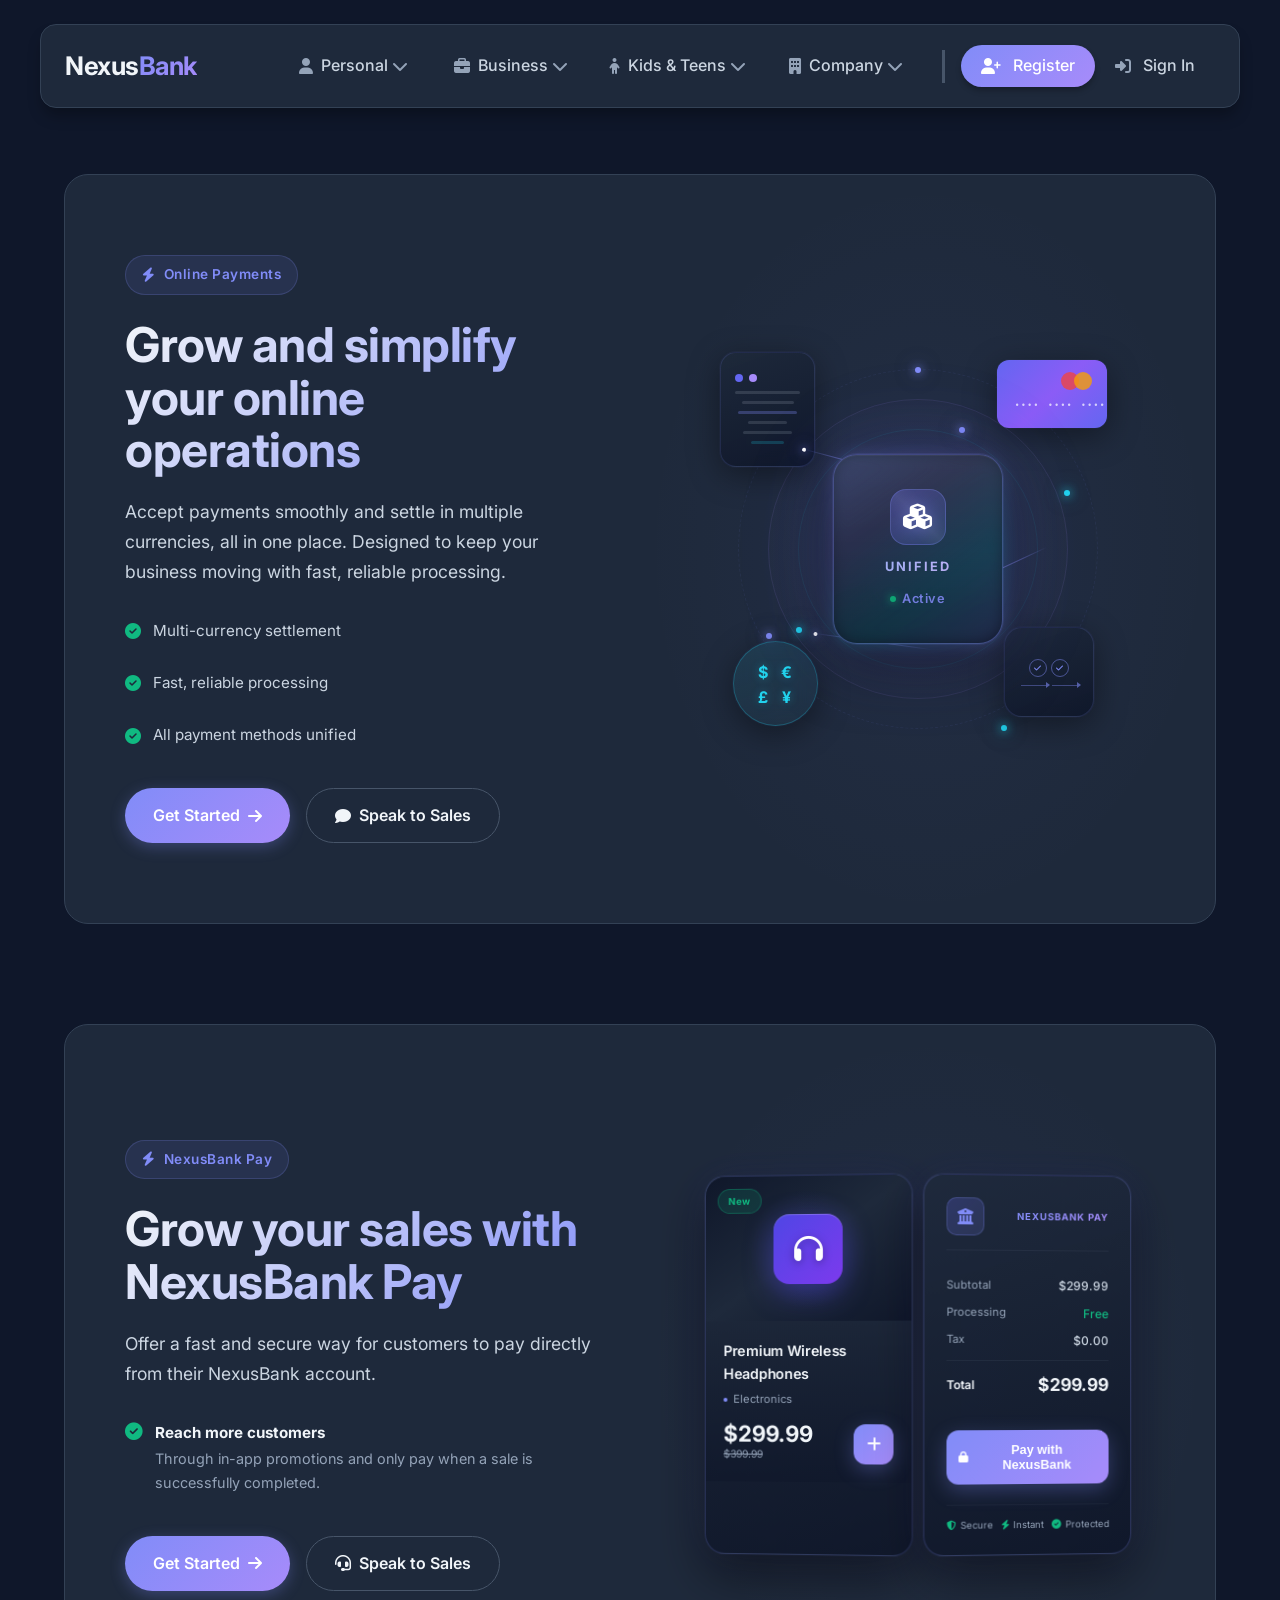
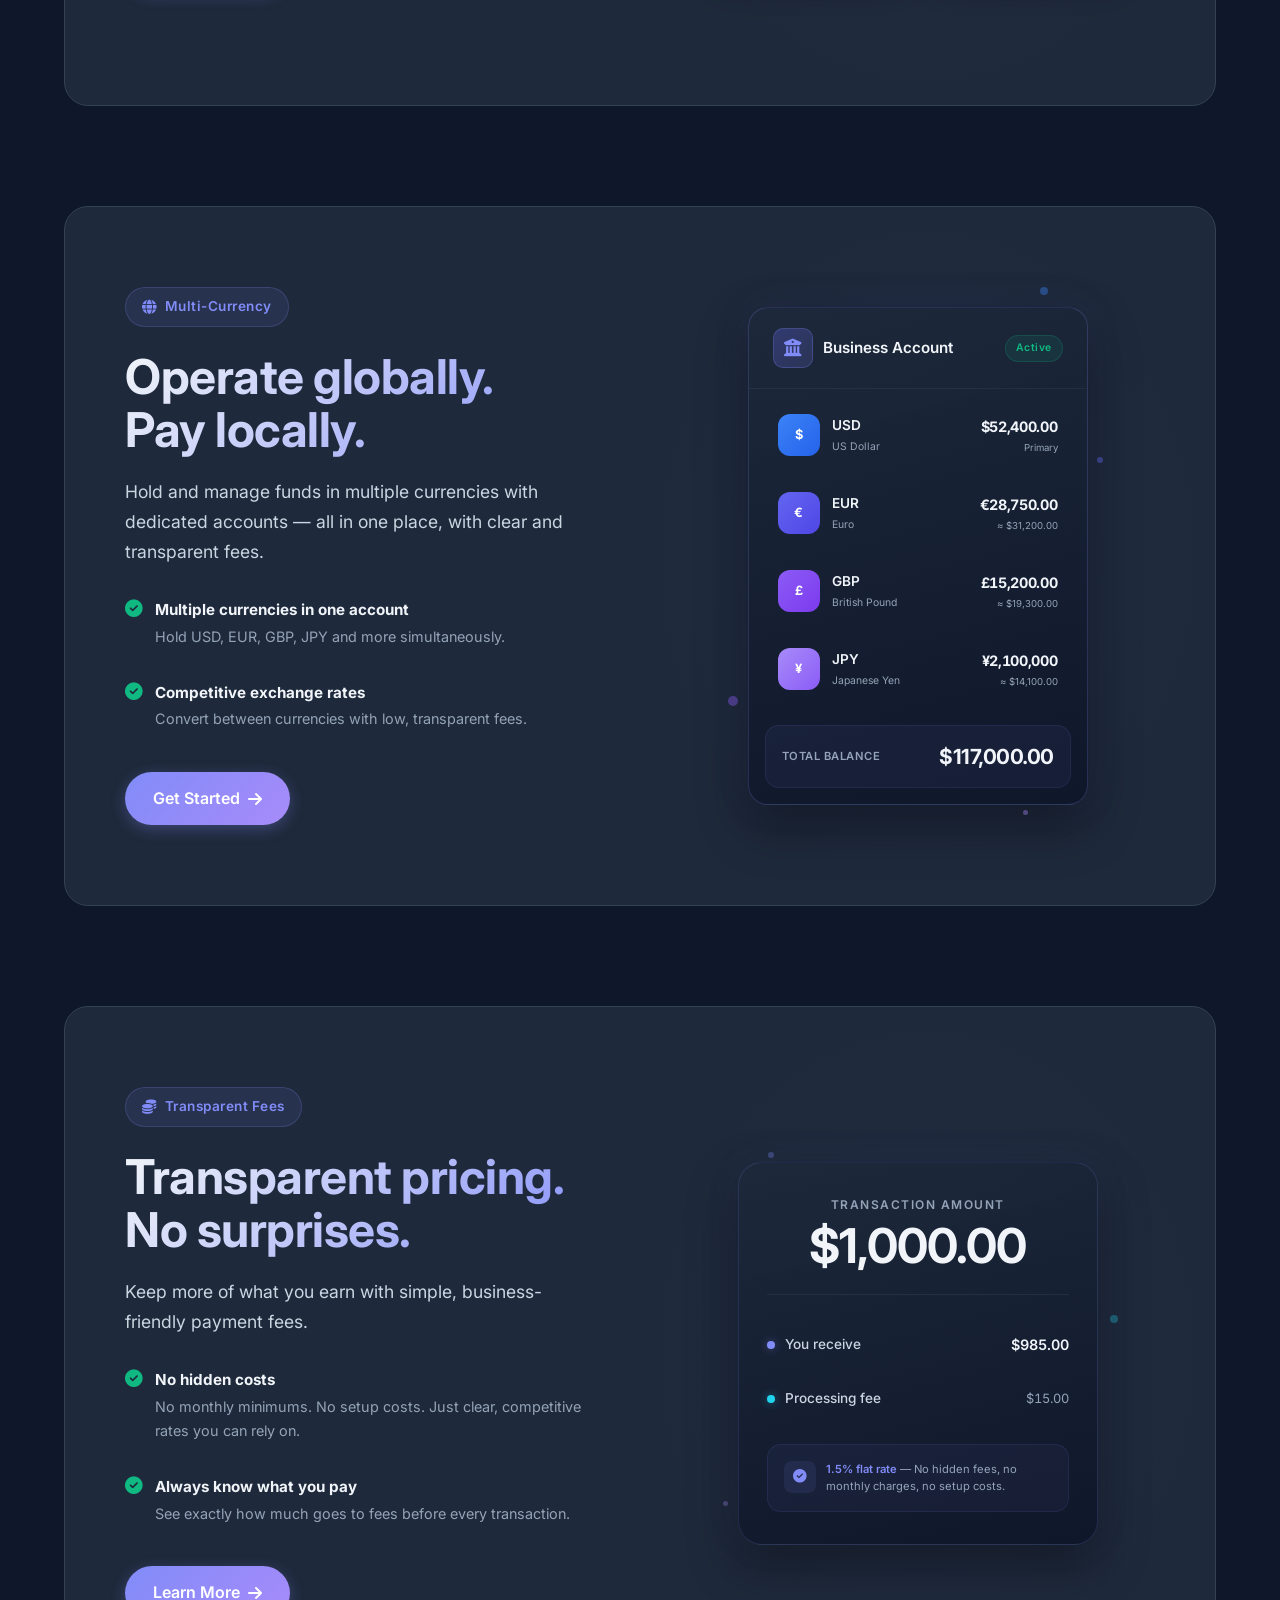
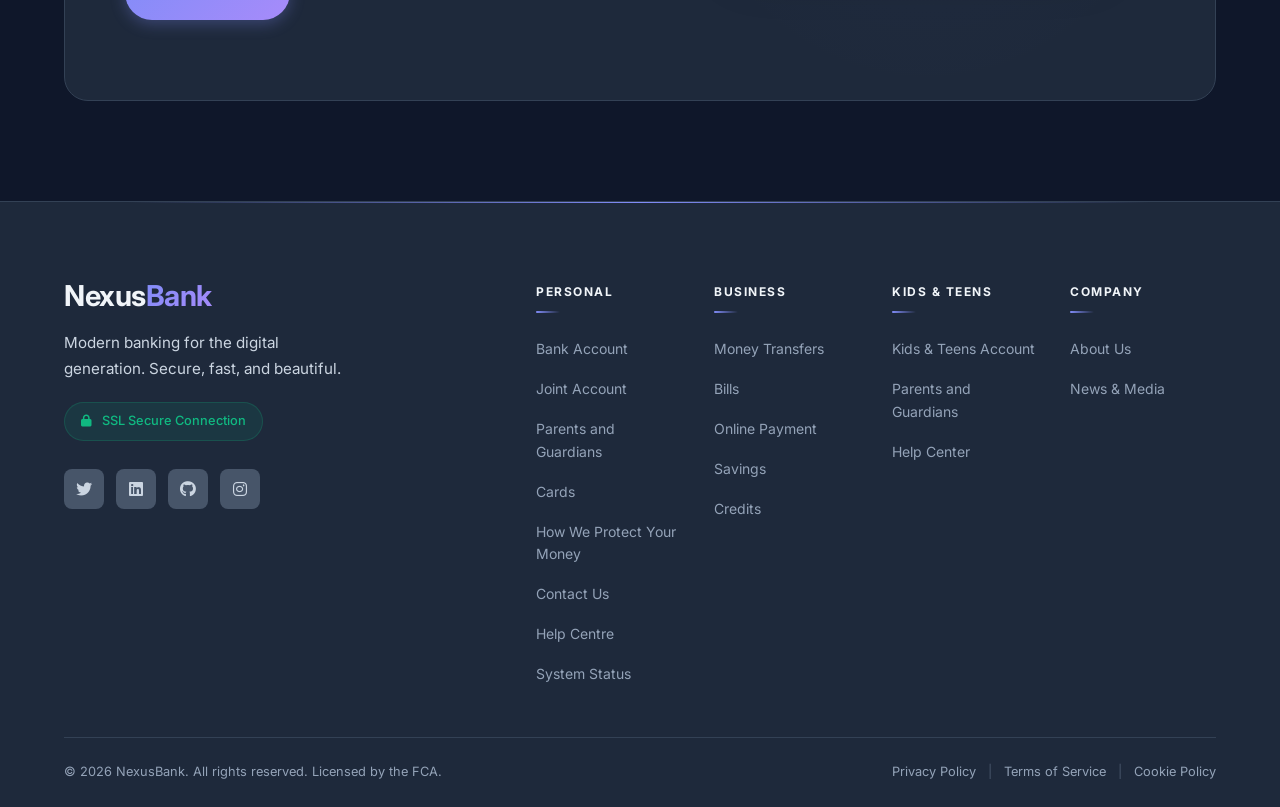
<file: business/Core-Banking/Online-Payment/index.html>
<!DOCTYPE html>
<html lang="en">
<head>
    <meta charset="UTF-8">
    <meta name="viewport" content="width=device-width, initial-scale=1.0">
    <title>NexusBank | Personal Accounts</title>
    
    <!-- Font Awesome -->
    <link rel="stylesheet" href="https://cdnjs.cloudflare.com/ajax/libs/font-awesome/6.4.0/css/all.min.css">
    
    <!-- Google Fonts -->
    <link href="https://fonts.googleapis.com/css2?family=Inter:wght@300;400;500;600;700;800&display=swap" rel="stylesheet">
    
    <style>
        /* ===== CSS VARIABLES ===== */
        :root {
            --primary: #818cf8;
            --primary-dark: #6366f1;
            --secondary: #a78bfa;
            --accent: #22d3ee;
            --bg-primary: #0f172a;
            --bg-secondary: #1e293b;
            --surface: #1e293b;
            --surface-elevated: #334155;
            --surface-hover: #475569;
            --text-primary: #f1f5f9;
            --text-secondary: #cbd5e1;
            --text-tertiary: #94a3b8;
            --border-light: #334155;
            --border-medium: #475569;
            --success: #10b981;
            --warning: #f59e0b;
            --error: #ef4444;
            --shadow-sm: 0 1px 2px 0 rgb(0 0 0 / 0.3);
            --shadow-md: 0 4px 6px -1px rgb(0 0 0 / 0.3);
            --shadow-lg: 0 10px 15px -3px rgb(0 0 0 / 0.3);
            --shadow-xl: 0 20px 25px -5px rgb(0 0 0 / 0.3);
            --shadow-2xl: 0 25px 50px -12px rgb(0 0 0 / 0.4);
            --radius-sm: 6px;
            --radius-md: 8px;
            --radius-lg: 12px;
            --radius-xl: 16px;
            --radius-2xl: 24px;
            --radius-3xl: 32px;
            --radius-full: 9999px;
            --space-xs: 4px;
            --space-sm: 8px;
            --space-md: 16px;
            --space-lg: 24px;
            --space-xl: 32px;
            --space-2xl: 48px;
            --transition-fast: 150ms cubic-bezier(0.4, 0, 0.2, 1);
            --transition-normal: 250ms cubic-bezier(0.4, 0, 0.2, 1);
            --transition-bounce: all 0.3s cubic-bezier(0.175, 0.885, 0.32, 1.275);
            --font-body: 'Inter', -apple-system, BlinkMacSystemFont, 'Segoe UI', Roboto, sans-serif;
        }

        * {
            margin: 0;
            padding: 0;
            box-sizing: border-box;
        }

        body {
            font-family: var(--font-body);
            background-color: var(--bg-primary);
            color: var(--text-primary);
            line-height: 1.6;
            padding-top: 94px;
            overflow-x: hidden;
        }

        /* Focus indicators for keyboard users */
        :focus-visible {
            outline: 2px solid var(--primary);
            outline-offset: 2px;
            border-radius: var(--radius-sm);
        }

        /* ===== FLOATING NAVIGATION ===== */
        .floating-nav {
            position: fixed;
            top: var(--space-lg);
            left: 50%;
            transform: translateX(-50%);
            width: calc(100% - 2rem);
            max-width: 1200px;
            background: var(--surface);
            backdrop-filter: blur(10px);
            border: 1px solid var(--border-light);
            border-radius: var(--radius-xl);
            padding: 0 var(--space-lg);
            z-index: 1000;
            box-shadow: var(--shadow-lg);
            display: flex;
            align-items: center;
            justify-content: space-between;
            height: 84px;
        }

        .floating-nav .container {
            display: flex;
            align-items: center;
            justify-content: space-between;
            width: 100%;
            height: 100%;
            padding: 0;
            max-width: 1200px;
            margin: 0 auto;
        }

        .nav-brand {
            font-size: 1.6rem;
            font-weight: 700;
            color: var(--text-primary);
            letter-spacing: -0.5px;
            text-decoration: none;
            flex-shrink: 0;
            line-height: 1;
        }

        .nav-brand .accent {
            background: linear-gradient(135deg, var(--primary), var(--secondary));
            -webkit-background-clip: text;
            -webkit-text-fill-color: transparent;
            background-clip: text;
        }

        .nav-row {
            display: flex;
            align-items: center;
            gap: var(--space-xs);
            margin-left: auto;
            flex-wrap: nowrap;
        }

        .nav-item {
            display: flex;
            align-items: center;
            gap: 0.5rem;
            padding: 0.6rem 1.2rem;
            font-size: 1rem;
            font-family: var(--font-body);
            border-radius: 40px;
            transition: var(--transition-bounce);
            position: relative;
            text-decoration: none;
            color: var(--text-secondary);
            font-weight: 500;
            border: none;
            background: none;
            cursor: pointer;
            white-space: nowrap;
        }

        /* Fix for Issue #1: Button styling to match links */
        button.nav-item {
            font-family: var(--font-body);
            font-size: 1rem;
            font-weight: 500;
            line-height: 1.6;
            cursor: pointer;
            -webkit-appearance: none;
            -moz-appearance: none;
            appearance: none;
        }

        button.nav-item:focus {
            outline: none;
        }

        button.nav-item:focus-visible {
            outline: 2px solid var(--primary);
            outline-offset: 2px;
            border-radius: var(--radius-full);
        }

        button.nav-item.btn-primary {
            background: linear-gradient(135deg, var(--primary), var(--secondary));
        }

        .nav-item i {
            font-size: 1rem;
            transition: transform 0.2s ease;
            color: var(--text-tertiary);
        }

        .nav-item:hover {
            background: var(--surface-hover);
            transform: scale(1.05);
            color: var(--primary);
        }

        .nav-item:active {
            transform: scale(0.97);
            transition: transform 0.05s ease;
        }

        .nav-item:hover i {
            transform: translateY(-1px);
        }

        .nav-item.btn-primary {
            background: linear-gradient(135deg, var(--primary), var(--secondary));
            color: white;
            box-shadow: var(--shadow-md);
            padding: 0.5rem 1.25rem;
        }

        .nav-item.btn-primary i {
            color: white;
        }

        .nav-item.btn-primary:hover {
            transform: translateY(-1px);
            box-shadow: var(--shadow-lg);
        }

        .nav-item.btn-primary:active {
            transform: translateY(0);
            box-shadow: var(--shadow-sm);
        }

        .nav-item.btn-ghost {
            background: transparent;
            padding: 0.5rem 1.25rem;
        }

        .nav-item.btn-ghost:hover {
            background: var(--surface-hover);
            color: var(--primary);
        }

        .nav-item.btn-ghost:active {
            transform: scale(0.97);
        }

        .nav-spacer {
            width: 3px;
            height: 33px;
            background: var(--border-medium);
            margin: 0 var(--space-md);
            flex-shrink: 0;
        }

        .mobile-menu-btn {
            display: none;
            background: none;
            border: none;
            color: var(--text-secondary);
            font-size: 1.25rem;
            cursor: pointer;
            width: 44px;
            height: 44px;
            align-items: center;
            justify-content: center;
            margin-left: var(--space-sm);
            border-radius: var(--radius-md);
            transition: background var(--transition-fast);
        }

        .mobile-menu-btn:hover {
            background: var(--surface-hover);
        }

        .mobile-menu-btn:active {
            transform: scale(0.95);
        }

        /* ===== DROPDOWN MENU STYLES ===== */
        .nav-dropdown {
            position: relative;
        }

        .dropdown-toggle {
            display: flex;
            align-items: center;
            gap: var(--space-xs);
            cursor: pointer;
            text-decoration: none;
        }

        .dropdown-arrow {
            font-size: 0.75rem;
            transition: transform var(--transition-fast);
            color: var(--text-tertiary);
        }

        .nav-dropdown:hover .dropdown-arrow {
            transform: rotate(180deg);
            color: var(--primary);
        }

        .dropdown-menu {
            position: absolute;
            top: 100%;
            left: 50%;
            transform: translateX(-50%) translateY(10px);
            background: var(--surface);
            border: 1px solid var(--border-light);
            border-radius: var(--radius-xl);
            padding: var(--space-xl);
            box-shadow: var(--shadow-2xl);
            opacity: 0;
            visibility: hidden;
            transition: all var(--transition-normal);
            z-index: 1000;
            backdrop-filter: blur(10px);
            margin-top: var(--space-sm);
        }

        .nav-dropdown:hover .dropdown-menu {
            opacity: 1;
            visibility: visible;
            transform: translateX(-50%) translateY(0);
        }

        /* Personal Menu Positioning - FIXED */
        .personal-menu {
            min-width: min(1000px, 85vw);
            max-width: 1200px;
            left: 175%;
            transform: translateX(calc(-50% + 80px)) translateY(10px);
        }

        .nav-dropdown:hover .personal-menu {
            transform: translateX(calc(-50% + 80px)) translateY(0);
        }

        /* Business Menu Positioning - FIXED */
        .business-menu {
            min-width: min(1000px, 85vw);
            max-width: 1200px;
            left: 90%;
            transform: translateX(calc(-50% + 120px)) translateY(10px);
        }

        .nav-dropdown:hover .business-menu {
            transform: translateX(calc(-50% + 120px)) translateY(0);
        }

        /* Kids Menu Positioning */
        .kids-menu {
            min-width: min(500px, 90vw);
            left: 50%;
            transform: translateX(-50%) translateY(10px);
        }

        .nav-dropdown:hover .kids-menu {
            transform: translateX(-50%) translateY(0);
        }

        /* Company Menu Positioning */
        .company-menu {
            min-width: min(700px, 85vw);
            left: 50%;
            transform: translateX(calc(-50% + 40px)) translateY(10px);
        }

        .nav-dropdown:hover .company-menu {
            transform: translateX(calc(-50% + 40px)) translateY(0);
        }

        .dropdown-grid {
            display: grid;
            grid-template-columns: repeat(6, 1fr);
            gap: var(--space-lg);
        }

        .business-menu .dropdown-grid {
            grid-template-columns: repeat(6, 1fr);
        }

        .company-menu .dropdown-grid.two-columns {
            grid-template-columns: repeat(3, 1fr);
        }

        .dropdown-col {
            min-width: 0;
        }

        .dropdown-section-header {
            display: flex;
            align-items: center;
            gap: var(--space-xs);
            color: var(--text-tertiary);
            font-size: 0.75rem;
            font-weight: 600;
            text-transform: uppercase;
            letter-spacing: 0.5px;
            margin-bottom: var(--space-md);
            padding-bottom: var(--space-xs);
            border-bottom: 1px solid var(--border-light);
            cursor: default;
            pointer-events: none;
        }

        .dropdown-link {
            display: flex;
            align-items: center;
            gap: var(--space-sm);
            padding: var(--space-sm) var(--space-md);
            color: var(--text-secondary);
            text-decoration: none;
            font-size: 0.9rem;
            border-radius: var(--radius-md);
            transition: all var(--transition-fast);
            margin-bottom: 2px;
            cursor: pointer;
        }

        .dropdown-link:hover {
            background: var(--surface-hover);
            transform: translateX(5px);
            color: var(--text-primary);
        }

        .dropdown-link:active {
            transform: scale(0.98);
            background: var(--surface-elevated);
        }

        /* Kids Menu Cards */
        .kids-grid {
            display: grid;
            grid-template-columns: repeat(3, 1fr);
            gap: var(--space-md);
        }

        .kids-card {
            background: rgba(129, 140, 248, 0.05);
            border-radius: var(--radius-lg);
            padding: var(--space-md);
            text-align: center;
            text-decoration: none;
            display: block;
            transition: all 0.3s ease;
            border: 1px solid rgba(129, 140, 248, 0.2);
            cursor: pointer;
        }

        .kids-card:hover {
            background: rgba(129, 140, 248, 0.12);
            border-color: rgba(129, 140, 248, 0.5);
            transform: translateY(-2px);
        }

        .kids-card:active {
            transform: translateY(0);
            background: rgba(129, 140, 248, 0.2);
        }

        .kids-icon {
            width: 48px;
            height: 48px;
            background: linear-gradient(135deg, var(--primary), var(--secondary));
            border-radius: var(--radius-md);
            display: flex;
            align-items: center;
            justify-content: center;
            margin: 0 auto 12px auto;
        }

        .kids-icon i {
            font-size: 1.5rem;
            color: white;
        }

        .kids-title {
            font-weight: 600;
            font-size: 0.9rem;
            color: var(--text-primary);
            margin-bottom: 4px;
        }

        .kids-desc {
            font-size: 0.75rem;
            color: var(--text-tertiary);
            line-height: 1.3;
        }

        /* Plan Links */
        .plans-col {
            background: rgba(99, 102, 241, 0.1);
            border-radius: var(--radius-lg);
            padding: var(--space-md);
        }

        .plan-link {
            display: flex;
            align-items: center;
            justify-content: space-between;
            padding: var(--space-sm) var(--space-md);
            color: var(--text-secondary);
            text-decoration: none;
            border-radius: var(--radius-md);
            transition: all var(--transition-fast);
            margin-bottom: 2px;
            cursor: pointer;
        }

        .plan-link:hover {
            background: var(--surface-hover);
            transform: translateX(5px);
            color: var(--text-primary);
        }

        .plan-link:active {
            transform: scale(0.98);
        }

        .plan-name {
            font-weight: 500;
            font-size: 0.9rem;
        }

        .plan-price {
            font-size: 0.8rem;
            color: var(--text-tertiary);
            background: var(--surface);
            padding: 2px 8px;
            border-radius: var(--radius-full);
        }

        .mt-2 { margin-top: 8px; }
        .mt-3 { margin-top: 16px; }

        /* ===== MOBILE MENU STYLES ===== */
        .mobile-nav {
            display: none;
        }
        
        .mobile-menu-panel {
            display: none;
        }
        
        .mobile-tabs-container {
            padding: var(--space-md) var(--space-md) 0 var(--space-md);
            border-bottom: 1px solid var(--border-light);
            overflow-x: auto;
            overflow-y: hidden;
            white-space: nowrap;
            -webkit-overflow-scrolling: touch;
            scrollbar-width: none;
            -ms-overflow-style: none;
            flex-shrink: 0;
        }
        
        .mobile-tabs-container::-webkit-scrollbar {
            display: none;
        }
        
        .mobile-tabs {
            display: flex;
            flex-wrap: nowrap;
            gap: var(--space-sm);
            padding-bottom: var(--space-sm);
            min-width: min-content;
        }
        
        .mobile-tab {
            display: inline-flex;
            align-items: center;
            gap: var(--space-sm);
            padding: 0.75rem 1.25rem;
            background: transparent;
            border: none;
            color: var(--text-tertiary);
            font-weight: 500;
            font-size: 1rem;
            border-radius: var(--radius-full);
            cursor: pointer;
            transition: all var(--transition-fast);
            white-space: nowrap;
            border: 1px solid transparent;
            flex-shrink: 0;
        }
        
        .mobile-tab i {
            font-size: 1.1rem;
        }
        
        .mobile-tab.active {
            background: rgba(129, 140, 248, 0.15);
            color: var(--primary);
            border-color: rgba(129, 140, 248, 0.3);
        }
        
        .mobile-content-area {
            flex: 1;
            overflow-y: auto;
            padding: var(--space-lg) var(--space-md);
            -webkit-overflow-scrolling: touch;
        }
        
        .mobile-menu-section {
            display: none;
        }
        
        .mobile-menu-section.active {
            display: block;
        }
        
        .mobile-menu-list {
            list-style: none;
            margin: 0;
            padding: 0;
        }
        
        .mobile-menu-item {
            display: flex;
            align-items: center;
            padding: var(--space-md) 0;
            color: var(--text-primary);
            text-decoration: none;
            border-bottom: 1px solid var(--border-light);
            font-size: 1rem;
            transition: all var(--transition-fast);
            cursor: pointer;
        }
        
        .mobile-menu-item.has-children {
            justify-content: space-between;
        }
        
        .mobile-menu-item.has-children .arrow {
            color: var(--text-tertiary);
            font-size: 0.8rem;
            transition: transform var(--transition-fast);
        }
        
        .mobile-menu-item.has-children.open .arrow {
            transform: rotate(180deg);
        }
        
        .mobile-submenu {
            list-style: none;
            margin: 0 0 0 var(--space-lg);
            padding: 0;
            display: none;
        }
        
        .mobile-submenu.open {
            display: block;
        }
        
        .mobile-submenu .mobile-menu-item {
            padding: var(--space-sm) 0;
            border-bottom: none;
            color: var(--text-secondary);
            font-size: 0.95rem;
        }
        
        .mobile-menu-footer {
            padding: var(--space-lg) var(--space-md);
            border-top: 1px solid var(--border-light);
            background: var(--bg-secondary);
            display: flex;
            gap: var(--space-md);
            flex-shrink: 0;
        }
        
        .mobile-btn {
            flex: 1;
            padding: var(--space-md);
            border-radius: var(--radius-full);
            font-weight: 600;
            text-align: center;
            text-decoration: none;
            transition: all var(--transition-fast);
            border: none;
            cursor: pointer;
            font-size: 1rem;
        }
        
        .mobile-btn-login {
            background: transparent;
            color: var(--text-primary);
            border: 1px solid var(--border-medium);
        }
        
        .mobile-btn-login:hover,
        .mobile-btn-login:active {
            background: var(--surface-hover);
        }
        
        .mobile-btn-signup {
            background: linear-gradient(135deg, var(--primary), var(--secondary));
            color: white;
        }
        
        .mobile-btn-signup:hover,
        .mobile-btn-signup:active {
            opacity: 0.9;
            transform: scale(0.98);
        }
        
        body.menu-open {
            overflow: hidden;
        }

        /* Loading state for buttons */
        .btn-primary.loading,
        .btn-ghost.loading {
            position: relative;
            pointer-events: none;
            opacity: 0.7;
        }

        .btn-primary.loading::after,
        .btn-ghost.loading::after {
            content: '';
            position: absolute;
            width: 16px;
            height: 16px;
            top: 50%;
            right: 12px;
            transform: translateY(-50%);
            border: 2px solid white;
            border-top-color: transparent;
            border-radius: 50%;
            animation: spin 0.6s linear infinite;
        }

        /* Screen reader only class */
        .sr-only {
            position: absolute;
            width: 1px;
            height: 1px;
            padding: 0;
            margin: -1px;
            overflow: hidden;
            clip: rect(0, 0, 0, 0);
            white-space: nowrap;
            border-width: 0;
        }

        /* Page Content */
        .page-content {
            max-width: 1200px;
            margin: 0 auto;
            padding: 60px 24px;
            text-align: center;
        }

        h1 {
            font-size: 3rem;
            margin-bottom: 16px;
            background: linear-gradient(135deg, var(--primary), var(--accent));
            -webkit-background-clip: text;
            -webkit-text-fill-color: transparent;
            font-weight: 700;
        }

        p {
            color: var(--text-secondary);
            font-size: 1.1rem;
        }

        /* Drag and Drop Styles */
        .dropdown-link[draggable="true"]:active, 
        .plan-link[draggable="true"]:active,
        .kids-card[draggable="true"]:active {
            cursor: grabbing;
        }
        
        .drag-over {
            background: rgba(129, 140, 248, 0.3);
            transform: scale(1.02);
        }
        
        .button-updated {
            animation: pulse 0.3s ease;
        }
        
        @keyframes pulse {
            0% { transform: scale(1); }
            50% { transform: scale(1.05); background: var(--primary); color: white; }
            100% { transform: scale(1); }
        }

        /* Lazy loading animation */
        .dropdown-menu {
            transition: opacity 0.3s ease, visibility 0.3s ease, transform 0.3s ease;
        }

        .dropdown-menu.loading {
            position: relative;
            min-height: 200px;
        }

        .dropdown-menu.loading::after {
            content: '';
            position: absolute;
            top: 50%;
            left: 50%;
            width: 40px;
            height: 40px;
            margin: -20px 0 0 -20px;
            border: 3px solid var(--border-light);
            border-top-color: var(--primary);
            border-radius: 50%;
            animation: spin 0.6s linear infinite;
        }

        @keyframes fadeIn {
            from { opacity: 0; transform: translateY(-10px); }
            to { opacity: 1; transform: translateY(0); }
        }

        @keyframes spin {
            to { transform: rotate(360deg); }
        }

     
/* ===== DEFAULT (FULL SIZE) - Icons + Text ===== */
.nav-item i {
    margin-right: var(--space-xs);
}

/* ===== MEDIUM SIZE - Text Only, Hide Icons ===== */
/* ===== DEFAULT (FULL SIZE) - Above 1150px: Icons + Text ===== */
/* This is the default state - no media query needed */

/* ===== MEDIUM SIZE - 901px to 1150px: Text Only, Hide Icons ===== */
@media (max-width: 1150px) and (min-width: 901px) {
    .nav-item i {
        display: none !important;
    }
    
    .nav-item span {
        display: inline-block !important;
    }
    
    .nav-item.btn-primary i {
        display: none !important;
    }
    
    .nav-item.btn-primary span {
        display: inline-block !important;
    }
    
    /* Dropdown positioning for medium screens */
    .nav-dropdown .dropdown-menu {
        min-width: 70vw;
        max-width: 85vw;
        left: auto !important;
        right: 0 !important;
        transform: translateY(10px) !important;
        max-height: 80vh;
        overflow-y: auto;
        overflow-x: hidden;
    }
    
    .nav-dropdown:hover .dropdown-menu {
        transform: translateY(0) !important;
    }
    
    .personal-menu,
    .business-menu,
    .company-menu,
    .kids-menu {
        left: auto !important;
        right: 0 !important;
        transform: translateY(10px) !important;
        min-width: 300px !important;
        max-width: 400px !important;
    }
    
    .nav-dropdown:hover .personal-menu,
    .nav-dropdown:hover .business-menu,
    .nav-dropdown:hover .company-menu,
    .nav-dropdown:hover .kids-menu {
        transform: translateY(0) !important;
    }
    
    .nav-dropdown .dropdown-grid {
        grid-template-columns: 1fr !important;
        gap: var(--space-md);
    }
    
    .business-menu .dropdown-grid {
        grid-template-columns: 1fr !important;
    }
    
    .dropdown-menu {
        overflow-x: hidden !important;
    }
    
    .dropdown-menu * {
        max-width: 100%;
    }
    
    .nav-row {
        overflow: visible !important;
    }
    
    .floating-nav {
        overflow: visible !important;
    }
}

@media (max-width: 900px) {
    /* Fix icon centering */
    .nav-item {
        display: flex !important;
        align-items: center !important;
        justify-content: center !important;
        padding: 0 !important;
        margin: 0 !important;
        aspect-ratio: 1 / 1;
    }
    
    .nav-item i {
        display: inline-block !important;
        font-size: 1.35rem !important; /* Slightly smaller than 1.5rem */
        margin: 0 !important;
        line-height: 1;
    }
    
    .nav-item span {
        display: none !important;
    }
    
    .nav-item.btn-primary {
        padding: 0 !important;
    }
    
    .nav-item.btn-primary i {
        display: inline-block !important;
        font-size: 1.35rem !important; /* Slightly smaller than 1.5rem */
        margin: 0 !important;
    }
    
    .nav-item.btn-primary span {
        display: none !important;
    }
    
    /* ===== LOGO LEFT + ICONS EDGE-TO-EDGE WITH SPACING ===== */
    .floating-nav .container {
        display: flex !important;
        align-items: center !important;
        justify-content: flex-start !important;
        width: 100% !important;
    }
    
    /* Logo stays on far left with right margin for spacing */
    .nav-brand {
        flex-shrink: 0 !important;
        margin-right: 2rem !important;
    }
    
    /* Nav menu takes remaining space and fills to right edge */
    .nav-menu {
        flex: 1 !important;
        display: flex !important;
        justify-content: flex-end !important;
    }
    
    /* Nav list spans full width with space-between */
    .nav-menu ul,
    .nav-list,
    .nav-row {
        display: flex !important;
        justify-content: space-between !important;
        width: 100% !important;
        margin: 0 !important;
        padding: 0 !important;
        gap: 0 !important;
    }
    
    /* List items */
    .nav-menu li,
    .nav-list li {
        margin: 0 !important;
        padding: 0 !important;
    }
    
    /* Override any existing nav-row margins */
    .nav-row {
        margin-left: 0 !important;
    }
}



/* ===== SMALL SIZE - 900px and below: Icons Only, Hide Text ===== */
@media (max-width: 900px) and (min-width: 769px) {
    .nav-item i {
        display: inline-block !important;
        font-size: 1.125rem;
        margin-right: 0 !important;
    }
    
    .nav-item span {
        display: none !important;
    }
    
    .nav-item.btn-primary i {
        display: inline-block !important;
        margin: 0 !important;
    }
    
    .nav-item.btn-primary span {
        display: none !important;
    }
    
    /* FIX: Make dropdowns behave exactly like medium screens - single column */
    .nav-dropdown {
        position: relative !important;
    }
    
    .nav-dropdown .dropdown-menu {
        min-width: 300px !important;
        max-width: 400px !important;
        left: 0 !important;
        right: auto !important;
        transform: translateY(10px) !important;
        max-height: 80vh;
        overflow-y: auto;
        overflow-x: hidden;
        padding: var(--space-lg) !important;
    }
    
    .nav-dropdown:hover .dropdown-menu {
        transform: translateY(0) !important;
    }
    
    .personal-menu,
    .business-menu,
    .company-menu,
    .kids-menu {
        left: 0 !important;
        right: auto !important;
        transform: translateY(10px) !important;
        min-width: 300px !important;
        max-width: 400px !important;
    }
    
    .nav-dropdown:hover .personal-menu,
    .nav-dropdown:hover .business-menu,
    .nav-dropdown:hover .company-menu,
    .nav-dropdown:hover .kids-menu {
        transform: translateY(0) !important;
    }
    
    /* SINGLE COLUMN GRID - Same as medium screens */
    .nav-dropdown .dropdown-grid {
        grid-template-columns: 1fr !important;
        gap: var(--space-md);
    }
    
    .business-menu .dropdown-grid {
        grid-template-columns: 1fr !important;
    }
    
    .company-menu .dropdown-grid.two-columns {
        grid-template-columns: 1fr !important;
    }
    
    /* Kids menu also single column */
    .kids-grid {
        grid-template-columns: 1fr !important;
    }
    
    .dropdown-menu {
        overflow-x: hidden !important;
    }
    
    .dropdown-menu * {
        max-width: 100%;
    }
    
    .nav-row {
        overflow: visible !important;
    }
    
    .floating-nav {
        overflow: visible !important;
    }
    
    /* Hide section headers that might be empty or redundant */
    .dropdown-section-header {
        font-size: 0.7rem !important;
        padding-bottom: var(--space-xs) !important;
        margin-bottom: var(--space-sm) !important;
    }
    
    /* Make dropdown links more compact */
    .dropdown-link,
    .plan-link {
        padding: var(--space-sm) var(--space-md) !important;
        font-size: 0.9rem !important;
    }
    
    /* Plans column styling */
    .plans-col {
        background: rgba(99, 102, 241, 0.1);
        border-radius: var(--radius-lg);
        padding: var(--space-md);
        margin-top: var(--space-md);
    }
    
    /* Active state for click-based dropdown toggle */
    .nav-dropdown.active .dropdown-menu {
        opacity: 1 !important;
        visibility: visible !important;
        pointer-events: auto !important;
        transform: translateY(0) !important;
    }
    
    .nav-dropdown.active .dropdown-toggle {
        background: var(--surface-hover) !important;
        color: var(--primary) !important;
    }
    
    /* Prevent hover from interfering on touch devices */
    @media (hover: none) and (pointer: coarse) {
        .nav-dropdown:hover .dropdown-menu {
            opacity: 0 !important;
            visibility: hidden !important;
            pointer-events: none !important;
        }
        
        .nav-dropdown.active .dropdown-menu,
        .nav-dropdown.active:hover .dropdown-menu {
            opacity: 1 !important;
            visibility: visible !important;
            pointer-events: auto !important;
            transform: translateY(0) !important;
        }
    }
}

/* ===== EXTRA SMALL - 800px and below: Keep Icons Only ===== */
@media (max-width: 800px) {
    .nav-dropdown .dropdown-menu {
        min-width: 260px;
        max-width: calc(100vw - 24px);
        max-height: 70vh;
        padding: var(--space-md);
    }
    
    .dropdown-link,
    .plan-link {
        padding: var(--space-xs) var(--space-sm);
    }
    
    .plan-name {
        font-size: 0.8rem;
    }
    
    .plan-price {
        font-size: 0.7rem;
    }
    
    .dropdown-section-header {
        font-size: 0.65rem;
    }
    
    .kids-grid {
        grid-template-columns: repeat(auto-fit, minmax(140px, 1fr));
    }
    
    .kids-card {
        white-space: normal;
        word-break: break-word;
    }
    
    .dropdown-menu * {
        max-width: 100%;
        box-sizing: border-box;
    }
}

/* ===== MOBILE MENU - 768px and below ===== */
/* ===== MOBILE MENU - 768px and below ===== */
@media (max-width: 768px) {
    .floating-nav {
        display: none;
    }

    .mobile-nav {
        position: fixed;
        top: 0;
        left: 0;
        right: 0;
        background: var(--surface);
        backdrop-filter: blur(10px);
        border-bottom: 1px solid var(--border-light);
        padding: 0 20px;
        z-index: 1000;
        display: flex;
        align-items: center;
        justify-content: space-between;
        height: 64px;
        box-sizing: border-box;
    }

    .mobile-nav .nav-brand {
        font-size: 1.4rem;
        white-space: nowrap;
        flex-shrink: 0;
    }

    .mobile-menu-btn {
        display: flex;
        align-items: center;
        justify-content: center;
        width: 40px;
        height: 40px;
        background: transparent;
        border: none;
        color: var(--text-secondary);
        font-size: 1.3rem;
        cursor: pointer;
        border-radius: var(--radius-md);
        transition: background var(--transition-fast);
        flex-shrink: 0;
    }

    .mobile-menu-btn:hover {
        background: var(--surface-hover);
    }

    .mobile-menu-panel {
        position: fixed;
        top: 64px;
        left: 0;
        right: 0;
        bottom: 0;
        background: var(--bg-secondary);
        z-index: 999;
        display: none;
        flex-direction: column;
        overflow: hidden;
        border-top: 1px solid var(--border-light);
    }

    .mobile-menu-panel.active {
        display: flex;
    }

    /* Horizontal Scrollable Tabs */
    .mobile-tabs-container {
        padding: 12px 12px 0 12px;
        border-bottom: 1px solid var(--border-light);
        overflow-x: auto;
        overflow-y: hidden;
        white-space: nowrap;
        -webkit-overflow-scrolling: touch;
        scrollbar-width: none;
        flex-shrink: 0;
    }

    .mobile-tabs-container::-webkit-scrollbar {
        display: none;
    }

    .mobile-tabs {
        display: flex;
        flex-wrap: nowrap;
        gap: 6px;
        padding-bottom: 10px;
    }

    .mobile-tab {
        display: inline-flex;
        align-items: center;
        gap: 6px;
        padding: 10px 16px;
        background: transparent;
        border: 1px solid var(--border-light);
        color: var(--text-tertiary);
        font-weight: 500;
        font-size: 0.85rem;
        border-radius: 20px;
        cursor: pointer;
        transition: all var(--transition-fast);
        white-space: nowrap;
        flex-shrink: 0;
        min-height: 40px;
        font-family: var(--font-body);
    }

    .mobile-tab i {
        font-size: 0.9rem;
    }

    .mobile-tab.active {
        background: rgba(129, 140, 248, 0.15);
        color: var(--primary);
        border-color: rgba(129, 140, 248, 0.4);
    }

    /* Content Area */
    .mobile-content-area {
        flex: 1;
        overflow-y: auto;
        overflow-x: hidden;
        padding: 16px;
        -webkit-overflow-scrolling: touch;
    }

    .mobile-content-area::-webkit-scrollbar {
        width: 4px;
    }

    .mobile-content-area::-webkit-scrollbar-thumb {
        background: var(--primary);
        border-radius: 4px;
    }

    .mobile-menu-section {
        display: none;
    }

    .mobile-menu-section.active {
        display: block;
    }

    .mobile-menu-list {
        list-style: none;
        margin: 0;
        padding: 0;
    }

    .mobile-menu-list li {
        list-style: none;
    }

    .mobile-menu-item {
        display: flex;
        align-items: center;
        min-height: 44px;
        padding: 12px 4px;
        color: var(--text-primary);
        text-decoration: none;
        border-bottom: 1px solid rgba(51, 65, 85, 0.3);
        font-size: 0.95rem;
        transition: all var(--transition-fast);
        cursor: pointer;
        font-weight: 400;
    }

    .mobile-menu-item:hover,
    .mobile-menu-item:active {
        color: var(--primary);
    }

    .mobile-menu-item.has-children {
        justify-content: space-between;
        font-weight: 500;
    }

    .mobile-menu-item.has-children .arrow {
        color: var(--text-tertiary);
        font-size: 0.7rem;
        transition: transform 0.2s ease;
        flex-shrink: 0;
        margin-left: 12px;
        width: 20px;
        text-align: center;
    }

    .mobile-menu-item.has-children.open .arrow {
        transform: rotate(180deg);
        color: var(--primary);
    }

    .mobile-submenu {
        list-style: none;
        margin: 0 0 0 16px;
        padding: 0;
        display: none;
        border-left: 2px solid rgba(129, 140, 248, 0.2);
        padding-left: 12px;
    }

    .mobile-submenu.open {
        display: block;
    }

    .mobile-submenu .mobile-menu-item {
        padding: 10px 4px;
        border-bottom: none;
        color: var(--text-secondary);
        font-size: 0.9rem;
        min-height: 36px;
        font-weight: 400;
    }

    .mobile-submenu .mobile-menu-item:hover {
        color: var(--primary);
    }

    /* Footer Buttons */
    .mobile-menu-footer {
        padding: 16px;
        padding-bottom: max(16px, env(safe-area-inset-bottom));
        border-top: 1px solid var(--border-light);
        background: var(--surface);
        display: flex;
        gap: 10px;
        flex-shrink: 0;
    }

    .mobile-btn {
        flex: 1;
        padding: 12px 16px;
        border-radius: 12px;
        font-weight: 600;
        text-align: center;
        text-decoration: none;
        transition: all var(--transition-fast);
        border: none;
        cursor: pointer;
        font-size: 0.9rem;
        min-height: 44px;
        display: flex;
        align-items: center;
        justify-content: center;
        font-family: var(--font-body);
    }

    .mobile-btn-login {
        background: transparent;
        color: var(--text-primary);
        border: 1px solid var(--border-medium);
    }

    .mobile-btn-login:hover,
    .mobile-btn-login:active {
        background: var(--surface-hover);
    }

    .mobile-btn-signup {
        background: linear-gradient(135deg, var(--primary), var(--secondary));
        color: white;
        border: none;
    }

    .mobile-btn-signup:hover,
    .mobile-btn-signup:active {
        opacity: 0.9;
    }

    body {
        padding-top: 64px;
        overflow-x: hidden;
    }

    body.menu-open {
        overflow: hidden;
    }
}

/* ===== VERY SMALL - 375px and below ===== */
@media (max-width: 375px) {
    .mobile-tab {
        padding: 8px 12px;
        font-size: 0.8rem;
        gap: 4px;
    }

    .mobile-tab i {
        font-size: 0.8rem;
    }

    .mobile-menu-item {
        font-size: 0.9rem;
        min-height: 40px;
        padding: 10px 4px;
    }

    .mobile-submenu .mobile-menu-item {
        font-size: 0.85rem;
    }

    .mobile-btn {
        font-size: 0.85rem;
        padding: 10px 12px;
    }

    .mobile-nav .nav-brand {
        font-size: 1.2rem;
    }
}
/* ===== HOVER FALLBACK ===== */
@media (hover: hover) {
    .nav-dropdown:hover .dropdown-menu {
        opacity: 1 !important;
        visibility: visible !important;
    }

    @media (max-width: 1150px) and (min-width: 901px) {
        .nav-dropdown:hover .dropdown-menu,
        .nav-dropdown:hover .personal-menu,
        .nav-dropdown:hover .business-menu,
        .nav-dropdown:hover .company-menu,
        .nav-dropdown:hover .kids-menu {
            transform: translateY(0) !important;
        }
    }

    @media (max-width: 900px) {
        .nav-dropdown:hover .dropdown-menu,
        .nav-dropdown:hover .personal-menu,
        .nav-dropdown:hover .business-menu,
        .nav-dropdown:hover .company-menu,
        .nav-dropdown:hover .kids-menu {
            transform: translateY(0) !important;
        }
    }

    @media (min-width: 1151px) {
        .nav-dropdown:hover .personal-menu {
            transform: translateX(calc(-50% + 80px)) translateY(0) !important;
        }

        .nav-dropdown:hover .business-menu {
            transform: translateX(calc(-50% + 120px)) translateY(0) !important;
        }

        .nav-dropdown:hover .kids-menu {
            transform: translateX(-50%) translateY(0) !important;
        }

        .nav-dropdown:hover .company-menu {
            transform: translateX(calc(-50% + 40px)) translateY(0) !important;
        }
    }
}
         
/* ===== SMALL SIZE - 900px and below: Icons Only, Hide Text ===== */
@media (max-width: 900px) and (min-width: 769px) {
    /* Fix icon centering */
    .nav-item {
        display: flex !important;
        align-items: center !important;
        justify-content: center !important;
        padding: 0.6rem !important;
        aspect-ratio: 1 / 1;
    }
    
    .nav-item i {
        display: inline-block !important;
        font-size: 1.125rem;
        margin: 0 !important;
        line-height: 1;
    }
    
    .nav-item span {
        display: none !important;
    }
    
    .nav-item.btn-primary {
        padding: 0.6rem !important;
    }
    
    .nav-item.btn-primary i {
        display: inline-block !important;
        margin: 0 !important;
    }
    
    .nav-item.btn-primary span {
        display: none !important;
    }
    
    /* Keep the rest of your existing styles for this breakpoint... */
    /* (dropdown positioning, grid layouts, tooltips, etc.) */
}

/* Extra small screens - smaller tooltips */
@media (max-width: 800px) and (min-width: 769px) {
    .nav-item::after {
        font-size: 0.7rem;
        padding: 4px 8px;
        bottom: -36px;
    }
}

@media (max-width: 768px) {
    .bank-hero {
        padding: 2rem 0;
    }
    
    .trust-badges {
        flex-direction: column;
        gap: 1.5rem;
        align-items: flex-start;
        max-width: 300px;
        margin: 0 auto;
    }
    
    .features-grid-2col {
        grid-template-columns: 1fr;
    }
    
    .section-label h2 {
        font-size: 2rem;
    }
}



/* Responsive Design */
@media (max-width: 968px) {
    .joint-hero-section {
        flex-direction: column;
        text-align: center;
        gap: 40px;
        padding: 60px 24px 40px;
    }
    
    .joint-hero-content {
        max-width: 100%;
    }
    
    .joint-hero-title {
        font-size: 2.5rem;
    }
    
    .joint-hero-subtitle {
        font-size: 1.1rem;
    }
    
    .joint-trust-badges {
        justify-content: center;
        flex-wrap: wrap;
    }
    
    .joint-animation-container {
        min-height: 400px;
        max-width: 100%;
    }
    
    .animation-scene {
        height: 380px;
    }
    
    .user-card {
        width: 75px;
        height: 95px;
    }
    
    /* Online Payments Section */
    .online-payments-container {
        grid-template-columns: 1fr;
        gap: 40px;
        padding: 60px 40px;
        text-align: center;
    }

    .online-payments-container::before {
        width: 100%;
        height: 50%;
        bottom: 0;
        top: auto;
    }

    .online-payments-title {
        font-size: 2.5rem;
    }

    .online-payments-description {
        max-width: 100%;
    }

    .online-payments-buttons {
        justify-content: center;
    }

    .online-payments-features li {
        justify-content: center;
    }

    .merging-animation {
        width: 260px;
        height: 260px;
    }

    .unified-container {
        width: 120px;
        height: 140px;
    }

    .floating-element {
        transform: scale(0.85);
    }
    
    
   
    
   

       
}

@media (max-width: 480px) {
    .joint-hero-title {
        font-size: 2rem;
    }
    
    .joint-hero-subtitle {
        font-size: 1rem;
    }
    
    .joint-hero-cta {
        font-size: 1rem;
        padding: 14px 28px;
    }
    
    .joint-animation-container {
        min-height: 320px;
    }
    
    .animation-scene {
        height: 300px;
    }
    
    
}


/* ===== NEXUSBANK PAY RESPONSIVE - COMPLETE ===== */


@media (max-width: 480px) {
    .nexusbank-pay-container {
        padding: 30px 16px;
        gap: 25px;
        border-radius: var(--radius-xl);
    }

    .nexusbank-pay-title {
        font-size: 1.8rem;
    }

    .nexusbank-pay-description {
        font-size: 0.95rem;
    }

    .nexusbank-pay-buttons {
        flex-direction: column;
    }

    .btn-nexuspay-primary,
    .btn-nexuspay-secondary {
        width: 100%;
        justify-content: center;
    }

    /* Content first, then visual */
    .nexusbank-pay-content {
        order: 1;
    }
    
    .nexusbank-pay-visual {
        order: 2;
        min-height: 260px;
        padding: 5px;
        overflow: hidden;
    }
    
    /* Even smaller checkout scene for mobile */
    .checkout-scene {
        width: 100%;
        max-width: 280px;
        height: 260px;
        margin: 0 auto;
    }
    
    .product-showcase {
        width: 115px;
        left: -3px;
        border-radius: 14px;
        transform: translateY(-50%) rotateY(-2deg);
    }
    
    .payment-dialog,
    .success-state {
        width: 115px;
        right: -3px;
        border-radius: 14px;
        transform: translateY(-50%) rotateY(2deg);
        padding: 10px;
    }
    
    .product-showcase-image {
        height: 75px;
    }
    
    .product-preview-box {
        width: 38px;
        height: 38px;
        border-radius: 10px;
    }
    
    .product-preview-box i {
        font-size: 1.1rem;
    }
    
    .product-showcase-name {
        font-size: 0.65rem;
    }
    
    .product-showcase-category {
        font-size: 0.55rem;
        margin-bottom: 6px;
    }
    
    .price-amount {
        font-size: 1rem;
    }
    
    .btn-add-cart {
        width: 28px;
        height: 28px;
        border-radius: 8px;
    }
    
    .btn-add-cart i {
        font-size: 0.75rem;
    }
    
    .bank-icon {
        width: 24px;
        height: 24px;
    }
    
    .payment-method-tag {
        font-size: 0.5rem;
    }
    
    .order-item-label {
        font-size: 0.6rem;
    }
    
    .order-item-value {
        font-size: 0.65rem;
    }
    
    .order-item.total .order-item-value {
        font-size: 0.9rem;
    }
    
    .btn-pay-nexus {
        padding: 7px;
        font-size: 0.65rem;
        border-radius: 8px;
    }
    
    .trust-item {
        font-size: 0.5rem;
    }
    
    .success-ring {
        width: 38px;
        height: 38px;
        margin: 0 auto 10px;
    }
    
    .success-ring-inner i {
        font-size: 1rem;
    }
    
    .success-message {
        font-size: 0.7rem;
    }
    
    .success-amount-display {
        font-size: 1rem;
    }
    
    .success-transaction span {
        font-size: 0.6rem;
    }
    
    .success-receipt-icon {
        width: 28px;
        height: 28px;
    }
    
    .success-receipt-icon i {
        font-size: 0.85rem;
    }
}

/* Extra small devices */
@media (max-width: 375px) {
    
    .product-showcase-image {
        height: 65px;
    }
    
    .product-preview-box {
        width: 32px;
        height: 32px;
    }
    
    .product-preview-box i {
        font-size: 1rem;
    }
    
    .product-showcase-name {
        font-size: 0.6rem;
    }
    
    .price-amount {
        font-size: 0.9rem;
    }
    
    .btn-add-cart {
        width: 24px;
        height: 24px;
    }
    
    .btn-pay-nexus {
        padding: 6px;
        font-size: 0.6rem;
    }
    
    .success-ring {
        width: 32px;
        height: 32px;
    }
}

/* ===== ONLINE PAYMENTS SECTION ===== */
.online-payments-section {
    max-width: 1200px;
    margin: 80px auto;
    padding: 0 24px;
}

.online-payments-container {
    display: grid;
    grid-template-columns: 1fr 1fr;
    gap: 80px;
    align-items: center;
    background: var(--surface);
    border: 1px solid var(--border-light);
    border-radius: var(--radius-2xl);
    padding: 80px 60px;
    position: relative;
    overflow: hidden;
}

/* Subtle gradient background */
.online-payments-container::before {
    content: '';
    position: absolute;
    top: 0;
    right: 0;
    width: 50%;
    height: 100%;
    background: radial-gradient(ellipse at center, rgba(129, 140, 248, 0.05) 0%, transparent 70%);
    pointer-events: none;
}

/* Content Styles */
.online-payments-content {
    position: relative;
    z-index: 2;
}

.online-payments-label {
    display: inline-flex;
    align-items: center;
    gap: 8px;
    background: rgba(129, 140, 248, 0.1);
    border: 1px solid rgba(129, 140, 248, 0.2);
    color: var(--primary);
    font-size: 0.85rem;
    font-weight: 600;
    padding: 8px 16px;
    border-radius: var(--radius-full);
    margin-bottom: 24px;
    letter-spacing: 0.5px;
}

.online-payments-label i {
    font-size: 0.9rem;
}

.online-payments-title {
    font-size: 3rem;
    font-weight: 700;
    line-height: 1.1;
    margin-bottom: 20px;
    background: linear-gradient(135deg, var(--text-primary), var(--primary));
    -webkit-background-clip: text;
    -webkit-text-fill-color: transparent;
    background-clip: text;
    letter-spacing: -0.5px;
}

.online-payments-description {
    font-size: 1.1rem;
    color: var(--text-secondary);
    line-height: 1.7;
    margin-bottom: 16px;
    max-width: 480px;
}

.online-payments-features {
    list-style: none;
    margin: 24px 0 32px;
    padding: 0;
}

.online-payments-features li {
    display: flex;
    align-items: center;
    gap: 12px;
    color: var(--text-secondary);
    font-size: 0.95rem;
    margin-bottom: 12px;
    padding: 8px 0;
}

.online-payments-features li i {
    color: var(--success);
    font-size: 1rem;
    flex-shrink: 0;
}

/* Buttons */
.online-payments-buttons {
    display: flex;
    gap: 16px;
    flex-wrap: wrap;
}

.btn-payments-primary {
    display: inline-flex;
    align-items: center;
    gap: 8px;
    background: linear-gradient(135deg, var(--primary), var(--secondary));
    color: white;
    padding: 14px 28px;
    border-radius: var(--radius-full);
    font-weight: 600;
    font-size: 1rem;
    text-decoration: none;
    transition: all var(--transition-bounce);
    border: none;
    cursor: pointer;
    box-shadow: 0 4px 15px rgba(129, 140, 248, 0.3);
}

.btn-payments-primary:hover {
    transform: translateY(-2px);
    box-shadow: 0 6px 20px rgba(129, 140, 248, 0.4);
}

.btn-payments-primary:active {
    transform: translateY(0);
}

.btn-payments-secondary {
    display: inline-flex;
    align-items: center;
    gap: 8px;
    background: transparent;
    color: var(--text-primary);
    padding: 14px 28px;
    border-radius: var(--radius-full);
    font-weight: 600;
    font-size: 1rem;
    text-decoration: none;
    transition: all var(--transition-bounce);
    border: 1px solid var(--border-medium);
    cursor: pointer;
}

.btn-payments-secondary:hover {
    background: var(--surface-hover);
    border-color: var(--primary);
    color: var(--primary);
    transform: translateY(-2px);
}

.btn-payments-secondary:active {
    transform: translateY(0);
}

/* ===== VISUAL / ANIMATION CONTAINER ===== */
.online-payments-visual {
    position: relative;
    z-index: 2;
    display: flex;
    align-items: center;
    justify-content: center;
    min-height: 420px;
}

.merging-animation {
    position: relative;
    width: 320px;
    height: 320px;
}

/* Central unified container */
.unified-container {
    position: absolute;
    top: 50%;
    left: 50%;
    transform: translate(-50%, -50%);
    width: 140px;
    height: 160px;
    background: linear-gradient(135deg, rgba(129, 140, 248, 0.15), rgba(167, 139, 250, 0.15));
    border: 2px solid var(--primary);
    border-radius: var(--radius-xl);
    display: flex;
    flex-direction: column;
    align-items: center;
    justify-content: center;
    gap: 8px;
    z-index: 10;
    box-shadow: 0 0 40px rgba(129, 140, 248, 0.3), inset 0 0 20px rgba(129, 140, 248, 0.1);
    animation: pulse-container 3s ease-in-out infinite;
}

.unified-container i {
    font-size: 2rem;
    color: var(--primary);
}

.unified-container span {
    font-size: 0.8rem;
    font-weight: 600;
    color: var(--primary);
    letter-spacing: 0.5px;
}

/* Floating elements that merge into center */
.floating-element {
    position: absolute;
    background: var(--surface-elevated);
    border: 1px solid var(--border-medium);
    border-radius: var(--radius-lg);
    display: flex;
    align-items: center;
    justify-content: center;
    box-shadow: var(--shadow-lg);
    animation: float-merge 4s ease-in-out infinite;
    transition: all 0.3s ease;
}

/* Credit Card element */
.element-card {
    width: 90px;
    height: 55px;
    background: linear-gradient(135deg, #6366f1, #818cf8);
    border: none;
    top: 10%;
    right: 5%;
    animation-delay: 0s;
}

.element-card::before {
    content: '';
    position: absolute;
    bottom: 12px;
    left: 12px;
    width: 40px;
    height: 6px;
    background: rgba(255, 255, 255, 0.4);
    border-radius: 3px;
}

/* Invoice element */
.element-invoice {
    width: 80px;
    height: 95px;
    flex-direction: column;
    gap: 6px;
    top: 5%;
    left: 8%;
    animation-delay: 0.8s;
}

.invoice-line {
    width: 50px;
    height: 4px;
    background: var(--text-tertiary);
    border-radius: 2px;
}

.invoice-line.short {
    width: 30px;
}

/* Currency element */
.element-currency {
    width: 70px;
    height: 70px;
    border-radius: var(--radius-full);
    bottom: 12%;
    left: 10%;
    animation-delay: 1.6s;
    background: rgba(34, 211, 238, 0.1);
    border-color: var(--accent);
}

.currency-symbol {
    font-size: 1.5rem;
    font-weight: 700;
    background: linear-gradient(135deg, var(--accent), var(--primary));
    -webkit-background-clip: text;
    -webkit-text-fill-color: transparent;
}

/* Transfer element */
.element-transfer {
    width: 75px;
    height: 75px;
    border-radius: var(--radius-md);
    bottom: 15%;
    right: 10%;
    animation-delay: 2.4s;
}

.transfer-arrows {
    display: flex;
    flex-direction: column;
    gap: 6px;
}

.transfer-arrow {
    color: var(--text-tertiary);
    font-size: 1.2rem;
}

.transfer-arrow.reverse {
    transform: rotate(180deg);
}

/* Small dots / particles */
.particle {
    position: absolute;
    width: 6px;
    height: 6px;
    background: var(--primary);
    border-radius: var(--radius-full);
    opacity: 0.6;
    animation: particle-drift 3s ease-in-out infinite;
}

.particle:nth-child(6) { top: 20%; left: 30%; animation-delay: 0.5s; }
.particle:nth-child(7) { top: 60%; left: 25%; animation-delay: 1.5s; }
.particle:nth-child(8) { top: 30%; right: 22%; animation-delay: 2s; }
.particle:nth-child(9) { top: 65%; right: 20%; animation-delay: 2.5s; }
.particle:nth-child(10) { top: 15%; left: 55%; animation-delay: 1s; }

/* Connection lines */
.connection-line {
    position: absolute;
    height: 1px;
    background: linear-gradient(90deg, transparent, var(--primary), transparent);
    opacity: 0.3;
    animation: line-pulse 3s ease-in-out infinite;
}

.connection-line:nth-child(11) {
    width: 100px;
    top: 25%;
    left: 25%;
    transform: rotate(25deg);
    animation-delay: 0s;
}

.connection-line:nth-child(12) {
    width: 90px;
    top: 55%;
    right: 25%;
    transform: rotate(-30deg);
    animation-delay: 1.5s;
}

.connection-line:nth-child(13) {
    width: 80px;
    bottom: 30%;
    left: 30%;
    transform: rotate(15deg);
    animation-delay: 2s;
}

/* Animations */
@keyframes pulse-container {
    0%, 100% {
        box-shadow: 0 0 40px rgba(129, 140, 248, 0.3), inset 0 0 20px rgba(129, 140, 248, 0.1);
    }
    50% {
        box-shadow: 0 0 60px rgba(129, 140, 248, 0.5), inset 0 0 30px rgba(129, 140, 248, 0.15);
    }
}

@keyframes float-merge {
    0%, 100% {
        transform: translate(0, 0) scale(1);
        opacity: 0.9;
    }
    25% {
        transform: translate(calc(-20px + var(--drift-x, 0)), calc(-10px + var(--drift-y, 0))) scale(1.05);
        opacity: 1;
    }
    50% {
        transform: translate(calc(-40px + var(--drift-x, 0)), calc(-5px + var(--drift-y, 0))) scale(0.95);
        opacity: 0.7;
    }
    75% {
        transform: translate(calc(-15px + var(--drift-x, 0)), calc(-8px + var(--drift-y, 0))) scale(1.02);
        opacity: 0.85;
    }
}

/* Custom drift for each element toward center */
.element-card { --drift-x: -30px; --drift-y: -20px; }
.element-invoice { --drift-x: 20px; --drift-y: -15px; }
.element-currency { --drift-x: 15px; --drift-y: 25px; }
.element-transfer { --drift-x: -30px; --drift-y: 30px; }

@keyframes particle-drift {
    0%, 100% {
        transform: translate(0, 0);
        opacity: 0.3;
    }
    50% {
        transform: translate(15px, -15px);
        opacity: 0.8;
    }
}

@keyframes line-pulse {
    0%, 100% {
        opacity: 0.2;
    }
    50% {
        opacity: 0.5;
    }
}

/* ===== RESPONSIVE DESIGN ===== */
@media (max-width: 968px) {
    .online-payments-container {
        grid-template-columns: 1fr;
        gap: 40px;
        padding: 60px 40px;
        text-align: center;
    }

    .online-payments-container::before {
        width: 100%;
        height: 50%;
        bottom: 0;
        top: auto;
    }

    .online-payments-title {
        font-size: 2.5rem;
    }

    .online-payments-description {
        max-width: 100%;
    }

    .online-payments-buttons {
        justify-content: center;
    }

    .online-payments-features li {
        justify-content: center;
    }

    .merging-animation {
        width: 260px;
        height: 260px;
    }

    .unified-container {
        width: 120px;
        height: 140px;
    }

    .floating-element {
        transform: scale(0.85);
    }
}

@media (max-width: 480px) {
    .online-payments-container {
        padding: 40px 20px;
        border-radius: var(--radius-xl);
    }

    .online-payments-title {
        font-size: 2rem;
    }

    .online-payments-description {
        font-size: 1rem;
    }

    .online-payments-buttons {
        flex-direction: column;
    }

    .btn-payments-primary,
    .btn-payments-secondary {
        width: 100%;
        justify-content: center;
    }

    .merging-animation {
        width: 200px;
        height: 200px;
    }

    .unified-container {
        width: 100px;
        height: 120px;
    }

    .unified-container i {
        font-size: 1.5rem;
    }

    .unified-container span {
        font-size: 0.7rem;
    }

    .floating-element {
        transform: scale(0.7);
    }
}

/* ===== PREMIUM ONLINE PAYMENTS VISUAL ===== */
.online-payments-visual {
    position: relative;
    z-index: 2;
    display: flex;
    align-items: center;
    justify-content: center;
    min-height: 500px;
}

.merging-animation {
    position: relative;
    width: 420px;
    height: 420px;
    perspective: 1000px;
}

/* Ambient glow background */
.ambient-glow {
    position: absolute;
    top: 50%;
    left: 50%;
    transform: translate(-50%, -50%);
    width: 300px;
    height: 300px;
    background: radial-gradient(circle, 
        rgba(129, 140, 248, 0.08) 0%, 
        rgba(99, 102, 241, 0.04) 30%,
        rgba(167, 139, 250, 0.02) 60%,
        transparent 100%
    );
    border-radius: 50%;
    animation: ambient-breathe 4s ease-in-out infinite;
}

/* Central unified container - PREMIUM */
.unified-container {
    position: absolute;
    top: 50%;
    left: 50%;
    transform: translate(-50%, -50%);
    width: 170px;
    height: 190px;
    background: linear-gradient(160deg, 
        rgba(30, 41, 59, 0.95) 0%, 
        rgba(15, 23, 42, 0.98) 100%
    );
    border: 1.5px solid rgba(129, 140, 248, 0.35);
    border-radius: 24px;
    display: flex;
    flex-direction: column;
    align-items: center;
    justify-content: center;
    gap: 12px;
    z-index: 10;
    box-shadow: 
        0 0 0 1px rgba(129, 140, 248, 0.1),
        0 0 80px rgba(99, 102, 241, 0.2),
        0 0 120px rgba(129, 140, 248, 0.08),
        0 20px 60px rgba(0, 0, 0, 0.5),
        inset 0 1px 0 rgba(255, 255, 255, 0.05);
    animation: unified-float 6s ease-in-out infinite;
    backdrop-filter: blur(20px);
    -webkit-backdrop-filter: blur(20px);
    transition: all 0.4s cubic-bezier(0.175, 0.885, 0.32, 1.275);
}

.unified-container::before {
    content: '';
    position: absolute;
    inset: -3px;
    border-radius: 27px;
    background: linear-gradient(145deg, 
        rgba(129, 140, 248, 0.4),
        rgba(167, 139, 250, 0.2),
        rgba(34, 211, 238, 0.3),
        rgba(129, 140, 248, 0.4)
    );
    z-index: -1;
    opacity: 0.6;
    animation: border-shift 4s ease-in-out infinite;
    filter: blur(8px);
}

.unified-container::after {
    content: '';
    position: absolute;
    inset: 0;
    border-radius: 24px;
    background: linear-gradient(180deg, 
        rgba(255, 255, 255, 0.03) 0%,
        transparent 50%,
        rgba(0, 0, 0, 0.2) 100%
    );
    pointer-events: none;
}

.unified-container .icon-wrapper {
    width: 56px;
    height: 56px;
    background: linear-gradient(135deg, 
        rgba(99, 102, 241, 0.3), 
        rgba(129, 140, 248, 0.15)
    );
    border-radius: 16px;
    display: flex;
    align-items: center;
    justify-content: center;
    border: 1px solid rgba(129, 140, 248, 0.3);
    position: relative;
    overflow: hidden;
}

.unified-container .icon-wrapper::before {
    content: '';
    position: absolute;
    top: -50%;
    left: -50%;
    width: 200%;
    height: 200%;
    background: linear-gradient(45deg, 
        transparent 40%,
        rgba(255, 255, 255, 0.05) 50%,
        transparent 60%
    );
    animation: icon-shine 3s ease-in-out infinite;
}

.unified-container i {
    font-size: 1.6rem;
    color: #fff;
    filter: drop-shadow(0 0 10px rgba(129, 140, 248, 0.6));
    z-index: 1;
}

.unified-container .label {
    font-size: 0.8rem;
    font-weight: 700;
    letter-spacing: 2px;
    text-transform: uppercase;
    background: linear-gradient(135deg, #a5b4fc, #c4b5fd);
    -webkit-background-clip: text;
    -webkit-text-fill-color: transparent;
    background-clip: text;
}

.unified-container .status-row {
    display: flex;
    align-items: center;
    gap: 6px;
}

.status-indicator {
    width: 6px;
    height: 6px;
    border-radius: 50%;
    background: #10b981;
    box-shadow: 0 0 8px #10b981;
    animation: status-pulse 2s ease-in-out infinite;
}

.status-text {
    font-size: 0.65rem;
    color: rgba(148, 163, 184, 0.7);
    letter-spacing: 0.5px;
}

/* ===== ORBITING RINGS SYSTEM ===== */
.orbit-system {
    position: absolute;
    top: 50%;
    left: 50%;
    transform: translate(-50%, -50%);
    width: 100%;
    height: 100%;
}

.orbit-ring {
    position: absolute;
    top: 50%;
    left: 50%;
    transform: translate(-50%, -50%);
    border-radius: 50%;
    border: 1px solid rgba(129, 140, 248, 0.06);
    animation: orbit-rotate 30s linear infinite;
}

.orbit-ring:nth-child(1) {
    width: 360px;
    height: 360px;
    border-style: dashed;
    border-color: rgba(129, 140, 248, 0.08);
}

.orbit-ring:nth-child(2) {
    width: 300px;
    height: 300px;
    animation-duration: 20s;
    animation-direction: reverse;
    border-color: rgba(167, 139, 250, 0.1);
}

.orbit-ring:nth-child(3) {
    width: 240px;
    height: 240px;
    animation-duration: 15s;
    border-color: rgba(34, 211, 238, 0.08);
}

.orbit-node {
    position: absolute;
    width: 6px;
    height: 6px;
    background: var(--primary);
    border-radius: 50%;
    box-shadow: 0 0 10px var(--primary), 0 0 20px rgba(129, 140, 248, 0.5);
    animation: node-glow 2s ease-in-out infinite;
}

.orbit-node.accent {
    background: var(--accent);
    box-shadow: 0 0 10px var(--accent), 0 0 20px rgba(34, 211, 238, 0.5);
}

.orbit-ring:nth-child(1) .orbit-node:nth-child(1) { top: -3px; left: 50%; transform: translateX(-50%); }
.orbit-ring:nth-child(1) .orbit-node:nth-child(2) { bottom: -3px; right: 25%; animation-delay: 1s; }
.orbit-ring:nth-child(2) .orbit-node:nth-child(1) { top: 30%; right: -3px; animation-delay: 0.5s; }
.orbit-ring:nth-child(2) .orbit-node:nth-child(2) { bottom: 20%; left: -3px; animation-delay: 1.5s; }
.orbit-ring:nth-child(3) .orbit-node:nth-child(1) { top: -3px; right: 30%; animation-delay: 0.7s; }
.orbit-ring:nth-child(3) .orbit-node:nth-child(2) { bottom: 15%; left: -3px; }

/* ===== FLOATING PAYMENT ELEMENTS ===== */
.payment-element {
    position: absolute;
    background: linear-gradient(160deg, 
        rgba(30, 41, 59, 0.9) 0%, 
        rgba(15, 23, 42, 0.95) 100%
    );
    border: 1px solid rgba(129, 140, 248, 0.15);
    border-radius: 16px;
    display: flex;
    align-items: center;
    justify-content: center;
    box-shadow: 
        0 8px 32px rgba(0, 0, 0, 0.4),
        0 0 0 1px rgba(129, 140, 248, 0.05);
    animation: element-orbit 8s ease-in-out infinite;
    backdrop-filter: blur(10px);
    -webkit-backdrop-filter: blur(10px);
    cursor: pointer;
    transition: all 0.4s cubic-bezier(0.175, 0.885, 0.32, 1.275);
}

.payment-element::before {
    content: '';
    position: absolute;
    inset: -1px;
    border-radius: 17px;
    background: linear-gradient(135deg, 
        rgba(129, 140, 248, 0.3),
        transparent 50%,
        rgba(167, 139, 250, 0.2)
    );
    z-index: -1;
    opacity: 0;
    transition: opacity 0.4s ease;
}

.payment-element:hover {
    transform: scale(1.1) translateY(-5px) !important;
    border-color: rgba(129, 140, 248, 0.5);
    box-shadow: 
        0 16px 48px rgba(0, 0, 0, 0.6),
        0 0 30px rgba(129, 140, 248, 0.2),
        0 0 0 1px rgba(129, 140, 248, 0.2);
}

.payment-element:hover::before {
    opacity: 1;
}

/* Card Element */
.element-card {
    width: 110px;
    height: 68px;
    top: 5%;
    right: 5%;
    animation-delay: 0s;
    background: linear-gradient(135deg, #6366f1, #8b5cf6, #6366f1);
    border: none;
    overflow: hidden;
    border-radius: 12px;
}

.card-sheen {
    position: absolute;
    top: 0;
    left: -100%;
    width: 100%;
    height: 100%;
    background: linear-gradient(90deg, 
        transparent 0%,
        rgba(255, 255, 255, 0.1) 50%,
        transparent 100%
    );
    animation: card-sheen-anim 3s ease-in-out infinite;
}

.card-logo {
    position: absolute;
    top: 12px;
    right: 15px;
    display: flex;
    gap: 3px;
}

.card-logo-circle {
    width: 18px;
    height: 18px;
    border-radius: 50%;
}

.card-logo-circle.red {
    background: rgba(239, 68, 68, 0.8);
}

.card-logo-circle.yellow {
    background: rgba(245, 158, 11, 0.8);
    margin-left: -8px;
}

.card-number {
    position: absolute;
    bottom: 15px;
    left: 18px;
    display: flex;
    gap: 8px;
}

.card-number span {
    font-size: 0.55rem;
    color: rgba(255, 255, 255, 0.7);
    letter-spacing: 1px;
    font-family: monospace;
}

/* Invoice Element */
.element-invoice {
    width: 95px;
    height: 115px;
    top: 3%;
    left: 3%;
    animation-delay: 1.2s;
    flex-direction: column;
    padding: 16px 14px;
    gap: 7px;
}

.invoice-header {
    display: flex;
    align-items: center;
    gap: 6px;
    width: 100%;
    margin-bottom: 2px;
}

.invoice-dot {
    width: 8px;
    height: 8px;
    border-radius: 50%;
}

.invoice-dot.blue {
    background: #6366f1;
}

.invoice-dot.purple {
    background: #a78bfa;
}

.invoice-row {
    width: 100%;
    height: 3px;
    background: rgba(203, 213, 225, 0.15);
    border-radius: 2px;
}

.invoice-row:nth-child(3) {
    width: 80%;
}

.invoice-row:nth-child(4) {
    width: 90%;
    background: rgba(129, 140, 248, 0.3);
}

.invoice-row:nth-child(5) {
    width: 60%;
}

.invoice-row:nth-child(6) {
    width: 75%;
}

.invoice-row:nth-child(7) {
    width: 50%;
    background: rgba(34, 211, 238, 0.2);
}

/* Currency Element */
.element-currency {
    width: 85px;
    height: 85px;
    border-radius: 50%;
    bottom: 8%;
    left: 6%;
    animation-delay: 2.4s;
    background: linear-gradient(160deg, 
        rgba(34, 211, 238, 0.1), 
        rgba(34, 211, 238, 0.03)
    );
    border-color: rgba(34, 211, 238, 0.25);
    display: grid;
    grid-template-columns: 1fr 1fr;
    place-items: center;
    padding: 18px;
}

.currency-sym {
    font-size: 1rem;
    font-weight: 700;
    color: var(--accent);
    animation: currency-pop 3s ease-in-out infinite;
    text-shadow: 0 0 10px rgba(34, 211, 238, 0.3);
}

.currency-sym:nth-child(1) { animation-delay: 0s; }
.currency-sym:nth-child(2) { animation-delay: 0.75s; }
.currency-sym:nth-child(3) { animation-delay: 1.5s; }
.currency-sym:nth-child(4) { animation-delay: 2.25s; }

/* Transfer Element */
.element-transfer {
    width: 90px;
    height: 90px;
    border-radius: 18px;
    bottom: 10%;
    right: 8%;
    animation-delay: 3.6s;
    flex-direction: column;
    gap: 8px;
}

.transfer-icon-row {
    display: flex;
    align-items: center;
    gap: 4px;
}

.transfer-circle {
    width: 18px;
    height: 18px;
    border-radius: 50%;
    border: 1.5px solid rgba(129, 140, 248, 0.5);
    display: flex;
    align-items: center;
    justify-content: center;
    font-size: 0.5rem;
    color: var(--primary);
}

.transfer-arrow-row {
    display: flex;
    align-items: center;
    gap: 6px;
}

.transfer-line {
    width: 25px;
    height: 1px;
    background: rgba(129, 140, 248, 0.4);
    position: relative;
}

.transfer-line::after {
    content: '';
    position: absolute;
    right: -4px;
    top: 50%;
    transform: translateY(-50%);
    width: 0;
    height: 0;
    border-left: 4px solid rgba(129, 140, 248, 0.6);
    border-top: 3px solid transparent;
    border-bottom: 3px solid transparent;
}

/* ===== DATA STREAMS ===== */
.data-stream {
    position: absolute;
    height: 1px;
    background: linear-gradient(90deg, 
        transparent,
        rgba(129, 140, 248, 0.4),
        rgba(167, 139, 250, 0.6),
        rgba(129, 140, 248, 0.4),
        transparent
    );
    animation: data-flow 3s ease-in-out infinite;
}

.data-stream::before {
    content: '';
    position: absolute;
    top: 50%;
    transform: translateY(-50%);
    width: 4px;
    height: 4px;
    background: #fff;
    border-radius: 50%;
    box-shadow: 0 0 8px var(--primary), 0 0 16px rgba(129, 140, 248, 0.8);
    animation: data-dot-move 3s linear infinite;
}

.data-stream-1 {
    width: 130px;
    top: 30%;
    left: 22%;
    transform: rotate(15deg);
}

.data-stream-2 {
    width: 110px;
    top: 55%;
    right: 18%;
    transform: rotate(-25deg);
    animation-delay: 1.5s;
}

.data-stream-3 {
    width: 120px;
    bottom: 28%;
    left: 25%;
    transform: rotate(8deg);
    animation-delay: 2.5s;
}

/* ===== FLOATING PARTICLES ===== */
.bg-particle {
    position: absolute;
    border-radius: 50%;
    background: var(--primary);
    opacity: 0;
    animation: particle-float 6s ease-in-out infinite;
}

.bg-particle:nth-child(9) {
    width: 3px;
    height: 3px;
    top: 15%;
    left: 35%;
    animation-delay: 0s;
}

.bg-particle:nth-child(10) {
    width: 2px;
    height: 2px;
    top: 25%;
    right: 30%;
    animation-delay: 2s;
    background: var(--accent);
}

.bg-particle:nth-child(11) {
    width: 4px;
    height: 4px;
    bottom: 20%;
    left: 40%;
    animation-delay: 3s;
}

.bg-particle:nth-child(12) {
    width: 2px;
    height: 2px;
    top: 40%;
    right: 25%;
    animation-delay: 1s;
    background: var(--secondary);
}

.bg-particle:nth-child(13) {
    width: 3px;
    height: 3px;
    bottom: 30%;
    right: 35%;
    animation-delay: 4s;
}

/* ===== ANIMATIONS ===== */
@keyframes unified-float {
    0%, 100% {
        transform: translate(-50%, -50%) translateY(0);
    }
    25% {
        transform: translate(-50%, -52%) translateY(-3px);
    }
    75% {
        transform: translate(-50%, -48%) translateY(3px);
    }
}

@keyframes border-shift {
    0%, 100% {
        opacity: 0.5;
    }
    50% {
        opacity: 0.8;
    }
}

@keyframes icon-shine {
    0%, 100% {
        transform: translateX(-100%) rotate(45deg);
    }
    50% {
        transform: translateX(100%) rotate(45deg);
    }
}

@keyframes status-pulse {
    0%, 100% {
        opacity: 0.5;
        transform: scale(1);
    }
    50% {
        opacity: 1;
        transform: scale(1.3);
    }
}

@keyframes ambient-breathe {
    0%, 100% {
        transform: translate(-50%, -50%) scale(1);
        opacity: 0.6;
    }
    50% {
        transform: translate(-50%, -50%) scale(1.15);
        opacity: 1;
    }
}

@keyframes orbit-rotate {
    from {
        transform: translate(-50%, -50%) rotate(0deg);
    }
    to {
        transform: translate(-50%, -50%) rotate(360deg);
    }
}

@keyframes node-glow {
    0%, 100% {
        box-shadow: 0 0 5px var(--primary), 0 0 10px rgba(129, 140, 248, 0.3);
    }
    50% {
        box-shadow: 0 0 12px var(--primary), 0 0 24px rgba(129, 140, 248, 0.6);
    }
}

@keyframes element-orbit {
    0%, 100% {
        transform: translate(0, 0);
    }
    25% {
        transform: translate(-8px, -12px);
    }
    50% {
        transform: translate(-16px, -4px);
    }
    75% {
        transform: translate(-6px, -10px);
    }
}

@keyframes card-sheen-anim {
    0%, 100% {
        left: -100%;
    }
    50% {
        left: 100%;
    }
}

@keyframes currency-pop {
    0%, 100% {
        transform: scale(1);
        opacity: 0.7;
    }
    50% {
        transform: scale(1.2);
        opacity: 1;
        text-shadow: 0 0 15px rgba(34, 211, 238, 0.5);
    }
}

@keyframes data-flow {
    0%, 100% {
        opacity: 0.3;
    }
    50% {
        opacity: 0.7;
    }
}

@keyframes data-dot-move {
    0% {
        left: 0;
    }
    100% {
        left: 100%;
    }
}

@keyframes particle-float {
    0%, 100% {
        opacity: 0;
        transform: translate(0, 0) scale(0);
    }
    20% {
        opacity: 0.8;
        transform: translate(10px, -15px) scale(1);
    }
    40% {
        opacity: 0.4;
        transform: translate(20px, -25px) scale(0.8);
    }
    60% {
        opacity: 0.2;
        transform: translate(25px, -20px) scale(0.5);
    }
    80% {
        opacity: 0.6;
        transform: translate(15px, -10px) scale(0.9);
    }
}

/* Responsive adjustments */
@media (max-width: 968px) {
    .merging-animation {
        width: 340px;
        height: 340px;
    }
    
    .unified-container {
        width: 140px;
        height: 160px;
    }
    
    .payment-element {
        transform: scale(0.85);
    }
}

@media (max-width: 480px) {
    .merging-animation {
        width: 280px;
        height: 280px;
    }
    
    .unified-container {
        width: 120px;
        height: 140px;
    }
    
    .unified-container .icon-wrapper {
        width: 46px;
        height: 46px;
    }
    
    .unified-container i {
        font-size: 1.3rem;
    }
    
    .payment-element {
        transform: scale(0.7);
    }
    
    .orbit-ring:nth-child(1) {
        width: 260px;
        height: 260px;
    }
    
    .orbit-ring:nth-child(2) {
        width: 220px;
        height: 220px;
    }
    
    .orbit-ring:nth-child(3) {
        width: 180px;
        height: 180px;
    }
}

/* ===== NEXUSBANK PAY SECTION ===== */
.nexusbank-pay-section {
    max-width: 1200px;
    margin: 100px auto;
    padding: 0 24px;
}

.nexusbank-pay-container {
    display: grid;
    grid-template-columns: 1fr 1fr;
    gap: 80px;
    align-items: center;
    background: var(--surface);
    border: 1px solid var(--border-light);
    border-radius: var(--radius-2xl);
    padding: 80px 60px;
    position: relative;
    overflow: hidden;
}

.nexusbank-pay-container::before {
    content: '';
    position: absolute;
    top: 0;
    right: 0;
    width: 50%;
    height: 100%;
    background: radial-gradient(ellipse at center, rgba(129, 140, 248, 0.04) 0%, transparent 70%);
    pointer-events: none;
}

/* Content Styles */
.nexusbank-pay-content {
    position: relative;
    z-index: 2;
}

.nexusbank-pay-label {
    display: inline-flex;
    align-items: center;
    gap: 8px;
    background: rgba(129, 140, 248, 0.1);
    border: 1px solid rgba(129, 140, 248, 0.2);
    color: var(--primary);
    font-size: 0.85rem;
    font-weight: 600;
    padding: 8px 16px;
    border-radius: var(--radius-full);
    margin-bottom: 24px;
    letter-spacing: 0.5px;
}

.nexusbank-pay-label i {
    font-size: 0.9rem;
}

.nexusbank-pay-title {
    font-size: 3rem;
    font-weight: 700;
    line-height: 1.1;
    margin-bottom: 20px;
    background: linear-gradient(135deg, var(--text-primary), var(--primary));
    -webkit-background-clip: text;
    -webkit-text-fill-color: transparent;
    background-clip: text;
    letter-spacing: -0.5px;
}

.nexusbank-pay-description {
    font-size: 1.1rem;
    color: var(--text-secondary);
    line-height: 1.7;
    margin-bottom: 16px;
    max-width: 480px;
}

.nexusbank-pay-features {
    list-style: none;
    margin: 24px 0 32px;
    padding: 0;
}

.nexusbank-pay-features li {
    display: flex;
    align-items: flex-start;
    gap: 12px;
    color: var(--text-secondary);
    font-size: 0.95rem;
    margin-bottom: 16px;
    padding: 8px 0;
}

.nexusbank-pay-features li i {
    color: var(--success);
    font-size: 1.1rem;
    margin-top: 2px;
    flex-shrink: 0;
}

.nexusbank-pay-features li .feature-text strong {
    color: var(--text-primary);
    display: block;
    margin-bottom: 2px;
}

.nexusbank-pay-features li .feature-text span {
    color: var(--text-tertiary);
    font-size: 0.9rem;
}

.nexusbank-pay-buttons {
    display: flex;
    gap: 16px;
    flex-wrap: wrap;
}

.btn-nexuspay-primary {
    display: inline-flex;
    align-items: center;
    gap: 8px;
    background: linear-gradient(135deg, var(--primary), var(--secondary));
    color: white;
    padding: 14px 28px;
    border-radius: var(--radius-full);
    font-weight: 600;
    font-size: 1rem;
    text-decoration: none;
    transition: all var(--transition-bounce);
    border: none;
    cursor: pointer;
    box-shadow: 0 4px 15px rgba(129, 140, 248, 0.3);
}

.btn-nexuspay-primary:hover {
    transform: translateY(-2px);
    box-shadow: 0 6px 20px rgba(129, 140, 248, 0.4);
}

.btn-nexuspay-primary:active {
    transform: translateY(0);
}

.btn-nexuspay-secondary {
    display: inline-flex;
    align-items: center;
    gap: 8px;
    background: transparent;
    color: var(--text-primary);
    padding: 14px 28px;
    border-radius: var(--radius-full);
    font-weight: 600;
    font-size: 1rem;
    text-decoration: none;
    transition: all var(--transition-bounce);
    border: 1px solid var(--border-medium);
    cursor: pointer;
}

.btn-nexuspay-secondary:hover {
    background: var(--surface-hover);
    border-color: var(--primary);
    color: var(--primary);
    transform: translateY(-2px);
}

.btn-nexuspay-secondary:active {
    transform: translateY(0);
}

/* ===== PREMIUM CHECKOUT VISUAL ===== */
.nexusbank-pay-visual {
    position: relative;
    z-index: 2;
    display: flex;
    align-items: center;
    justify-content: center;
    min-height: 520px;
}

.checkout-scene {
    position: relative;
    width: 440px;
    height: 460px;
    display: flex;
    align-items: center;
    justify-content: center;
    perspective: 1200px;
}



/* ===== PRODUCT SHOWCASE CARD ===== */
.product-showcase {
    position: absolute;
    left: 5px;
    top: 50%;
    transform: translateY(-50%) rotateY(-5deg);
    width: 210px;
    background: linear-gradient(165deg, 
        rgba(30, 41, 59, 0.98) 0%, 
        rgba(15, 23, 42, 0.99) 100%
    );
    border: 1px solid rgba(129, 140, 248, 0.18);
    border-radius: 20px;
    overflow: hidden;
    box-shadow: 
        0 20px 50px rgba(0, 0, 0, 0.5),
        0 0 0 1px rgba(129, 140, 248, 0.08),
        0 0 40px rgba(99, 102, 241, 0.1);
    z-index: 3;
    animation: showcase-float 6s ease-in-out infinite;
    transition: all 0.5s cubic-bezier(0.175, 0.885, 0.32, 1.275);
    cursor: pointer;
}

.product-showcase:hover {
    transform: translateY(-52%) rotateY(-3deg) scale(1.04);
    box-shadow: 
        0 25px 60px rgba(0, 0, 0, 0.6),
        0 0 0 1px rgba(129, 140, 248, 0.2),
        0 0 60px rgba(99, 102, 241, 0.2);
    border-color: rgba(129, 140, 248, 0.35);
}

/* Product image area */
.product-showcase-image {
    width: 100%;
    height: 145px;
    background: linear-gradient(145deg, #0f172a 0%, #1e293b 50%, #0f172a 100%);
    position: relative;
    display: flex;
    align-items: center;
    justify-content: center;
    overflow: hidden;
}

.product-showcase-image::before {
    content: '';
    position: absolute;
    width: 120px;
    height: 120px;
    background: radial-gradient(circle, rgba(99, 102, 241, 0.2) 0%, transparent 70%);
    border-radius: 50%;
    animation: image-glow 3s ease-in-out infinite;
}

.product-showcase-image::after {
    content: '';
    position: absolute;
    top: 0;
    left: -100%;
    width: 100%;
    height: 100%;
    background: linear-gradient(90deg, 
        transparent 0%,
        rgba(255, 255, 255, 0.03) 50%,
        transparent 100%
    );
    animation: image-sheen 4s ease-in-out infinite;
}

.product-preview-box {
    width: 70px;
    height: 70px;
    background: linear-gradient(135deg, #4f46e5, #7c3aed);
    border-radius: 16px;
    display: flex;
    align-items: center;
    justify-content: center;
    position: relative;
    z-index: 1;
    box-shadow: 
        0 10px 30px rgba(79, 70, 229, 0.4),
        inset 0 1px 0 rgba(255, 255, 255, 0.2);
}

.product-preview-box i {
    font-size: 1.8rem;
    color: white;
    filter: drop-shadow(0 2px 4px rgba(0, 0, 0, 0.3));
}

.product-badge {
    position: absolute;
    top: 12px;
    left: 12px;
    background: rgba(16, 185, 129, 0.15);
    border: 1px solid rgba(16, 185, 129, 0.3);
    color: #10b981;
    font-size: 0.6rem;
    font-weight: 700;
    padding: 4px 10px;
    border-radius: 20px;
    letter-spacing: 0.5px;
    z-index: 2;
}

.product-showcase-details {
    padding: 18px;
    background: linear-gradient(180deg, 
        rgba(30, 41, 59, 0.5) 0%, 
        rgba(15, 23, 42, 0.8) 100%
    );
}

.product-showcase-name {
    font-size: 0.9rem;
    font-weight: 600;
    color: var(--text-primary);
    margin-bottom: 6px;
    letter-spacing: -0.3px;
}

.product-showcase-category {
    font-size: 0.7rem;
    color: var(--text-tertiary);
    margin-bottom: 14px;
    display: flex;
    align-items: center;
    gap: 6px;
}

.product-showcase-category .dot {
    width: 4px;
    height: 4px;
    background: var(--primary);
    border-radius: 50%;
}

.product-price-section {
    display: flex;
    align-items: flex-end;
    justify-content: space-between;
}

.product-showcase-price {
    display: flex;
    flex-direction: column;
}

.price-amount {
    font-size: 1.4rem;
    font-weight: 700;
    color: var(--text-primary);
    line-height: 1;
}

.price-cents {
    font-size: 0.75rem;
    color: var(--text-tertiary);
    font-weight: 400;
}

.price-original {
    font-size: 0.65rem;
    color: var(--text-tertiary);
    text-decoration: line-through;
    margin-top: 2px;
}

.btn-add-cart {
    width: 40px;
    height: 40px;
    background: linear-gradient(135deg, var(--primary), var(--secondary));
    border: none;
    border-radius: 12px;
    display: flex;
    align-items: center;
    justify-content: center;
    cursor: pointer;
    transition: all 0.3s ease;
    box-shadow: 0 6px 20px rgba(129, 140, 248, 0.3);
}

.btn-add-cart i {
    font-size: 1rem;
    color: white;
}

.btn-add-cart:hover {
    transform: scale(1.08);
    box-shadow: 0 8px 25px rgba(129, 140, 248, 0.5);
}

.btn-add-cart:active {
    transform: scale(0.95);
}

/* ===== PAYMENT DIALOG ===== */
.payment-dialog {
    position: absolute;
    right: 5px;
    top: 50%;
    transform: translateY(-50%) rotateY(5deg);
    width: 210px;
    background: linear-gradient(165deg, 
        rgba(30, 41, 59, 0.98) 0%, 
        rgba(15, 23, 42, 0.99) 100%
    );
    border: 1px solid rgba(129, 140, 248, 0.2);
    border-radius: 20px;
    padding: 22px;
    box-shadow: 
        0 20px 50px rgba(0, 0, 0, 0.5),
        0 0 0 1px rgba(129, 140, 248, 0.08),
        0 0 40px rgba(99, 102, 241, 0.1);
    z-index: 3;
    animation: dialog-float 6s ease-in-out infinite;
    animation-delay: 0.3s;
    transition: all 0.5s cubic-bezier(0.175, 0.885, 0.32, 1.275);
    cursor: pointer;
    opacity: 1;
}

.payment-dialog.fade-out {
    opacity: 0;
    transform: translateY(-50%) rotateY(5deg) scale(0.9);
    pointer-events: none;
    transition: all 0.4s ease-in;
}

.payment-dialog:hover {
    transform: translateY(-52%) rotateY(3deg) scale(1.04);
    box-shadow: 
        0 25px 60px rgba(0, 0, 0, 0.6),
        0 0 0 1px rgba(129, 140, 248, 0.2),
        0 0 60px rgba(99, 102, 241, 0.2);
    border-color: rgba(129, 140, 248, 0.35);
}

/* Payment header */
.payment-header {
    display: flex;
    align-items: center;
    justify-content: space-between;
    margin-bottom: 18px;
    padding-bottom: 14px;
    border-bottom: 1px solid rgba(148, 163, 184, 0.08);
}

.bank-icon {
    width: 38px;
    height: 38px;
    background: linear-gradient(135deg, 
        rgba(99, 102, 241, 0.25), 
        rgba(129, 140, 248, 0.15)
    );
    border-radius: 10px;
    display: flex;
    align-items: center;
    justify-content: center;
    border: 1px solid rgba(129, 140, 248, 0.25);
}

.bank-icon i {
    font-size: 1rem;
    color: var(--primary);
}

.payment-method-tag {
    font-size: 0.6rem;
    font-weight: 700;
    letter-spacing: 1px;
    text-transform: uppercase;
    background: linear-gradient(135deg, var(--primary), var(--secondary));
    -webkit-background-clip: text;
    -webkit-text-fill-color: transparent;
    background-clip: text;
}

/* Order summary */
.order-summary {
    margin-bottom: 16px;
}

.order-item {
    display: flex;
    justify-content: space-between;
    align-items: center;
    margin-bottom: 8px;
}

.order-item-label {
    font-size: 0.7rem;
    color: var(--text-tertiary);
}

.order-item-value {
    font-size: 0.75rem;
    color: var(--text-secondary);
    font-weight: 500;
}

.order-item.total {
    padding-top: 10px;
    margin-top: 10px;
    border-top: 1px solid rgba(148, 163, 184, 0.08);
}

.order-item.total .order-item-label {
    font-size: 0.75rem;
    color: var(--text-primary);
    font-weight: 600;
}

.order-item.total .order-item-value {
    font-size: 1.1rem;
    color: var(--text-primary);
    font-weight: 700;
}

/* Pay button */
.btn-pay-nexus {
    width: 100%;
    padding: 12px;
    background: linear-gradient(135deg, var(--primary), var(--secondary));
    color: white;
    border: none;
    border-radius: 12px;
    font-size: 0.8rem;
    font-weight: 600;
    cursor: pointer;
    display: flex;
    align-items: center;
    justify-content: center;
    gap: 8px;
    transition: all 0.3s ease;
    box-shadow: 0 6px 20px rgba(129, 140, 248, 0.3);
    position: relative;
    overflow: hidden;
}

.btn-pay-nexus::before {
    content: '';
    position: absolute;
    top: 0;
    left: -100%;
    width: 100%;
    height: 100%;
    background: linear-gradient(90deg, 
        transparent 0%,
        rgba(255, 255, 255, 0.15) 50%,
        transparent 100%
    );
    animation: button-shine 3s ease-in-out infinite;
}

.btn-pay-nexus:hover {
    transform: translateY(-2px);
    box-shadow: 0 8px 25px rgba(129, 140, 248, 0.5);
}

.btn-pay-nexus:active {
    transform: translateY(0);
}

.btn-pay-nexus i {
    font-size: 0.7rem;
}

/* Trust indicators */
.payment-trust-row {
    display: flex;
    align-items: center;
    justify-content: center;
    gap: 8px;
    margin-top: 12px;
    padding-top: 12px;
    border-top: 1px solid rgba(148, 163, 184, 0.06);
}

.trust-item {
    display: flex;
    align-items: center;
    gap: 4px;
    font-size: 0.6rem;
    color: var(--text-tertiary);
}

.trust-item i {
    font-size: 0.6rem;
    color: #10b981;
}

/* ===== SUCCESS STATE - REPLACES PAYMENT DIALOG ===== */
.success-state {
    position: absolute;
    right: 5px;
    top: 50%;
    transform: translateY(-50%) rotateY(5deg);
    width: 210px;
    background: linear-gradient(165deg, 
        rgba(16, 185, 129, 0.12) 0%, 
        rgba(5, 150, 105, 0.06) 100%
    );
    border: 1px solid rgba(16, 185, 129, 0.35);
    border-radius: 20px;
    padding: 28px 22px;
    text-align: center;
    box-shadow: 
        0 20px 50px rgba(0, 0, 0, 0.5),
        0 0 40px rgba(16, 185, 129, 0.2);
    opacity: 0;
    z-index: 2;
    pointer-events: none;
    display: none;
    animation: dialog-float 6s ease-in-out infinite;
    animation-delay: 0.3s;
    transition: all 0.5s cubic-bezier(0.175, 0.885, 0.32, 1.275);
}

.success-state.visible {
    display: block;
    opacity: 1;
    pointer-events: auto;
    z-index: 4;
    animation: success-appear-anim 0.6s cubic-bezier(0.175, 0.885, 0.32, 1.275) forwards;
}

.success-state:hover {
    transform: translateY(-52%) rotateY(3deg) scale(1.04);
    box-shadow: 
        0 25px 60px rgba(0, 0, 0, 0.6),
        0 0 60px rgba(16, 185, 129, 0.3);
    border-color: rgba(16, 185, 129, 0.5);
}

.success-ring {
    width: 60px;
    height: 60px;
    margin: 0 auto 16px;
    position: relative;
}

.success-ring-outer {
    position: absolute;
    inset: 0;
    border-radius: 50%;
    border: 3px solid rgba(16, 185, 129, 0.3);
    animation: success-ring-pulse 2s ease-in-out infinite;
}

.success-ring-inner {
    position: absolute;
    inset: 4px;
    border-radius: 50%;
    background: linear-gradient(135deg, #10b981, #059669);
    display: flex;
    align-items: center;
    justify-content: center;
    box-shadow: 0 0 30px rgba(16, 185, 129, 0.5);
}

.success-ring-inner i {
    font-size: 1.5rem;
    color: white;
    animation: success-check 0.5s ease-out forwards;
    animation-delay: 0.2s;
    transform: scale(0);
}

.success-message {
    font-size: 0.9rem;
    font-weight: 700;
    color: #10b981;
    margin-bottom: 6px;
}

.success-amount-display {
    font-size: 1.3rem;
    font-weight: 700;
    color: var(--text-primary);
    margin-bottom: 8px;
}

.success-transaction {
    display: flex;
    align-items: center;
    justify-content: center;
    gap: 6px;
    margin-bottom: 14px;
}

.transaction-dot {
    width: 6px;
    height: 6px;
    background: #10b981;
    border-radius: 50%;
    animation: success-dot-pulse 1.5s ease-in-out infinite;
}

.success-transaction span {
    font-size: 0.65rem;
    color: var(--text-tertiary);
}

.success-receipt-icon {
    width: 40px;
    height: 40px;
    background: rgba(16, 185, 129, 0.15);
    border-radius: 50%;
    display: flex;
    align-items: center;
    justify-content: center;
    margin: 0 auto;
    border: 1px solid rgba(16, 185, 129, 0.25);
    transition: all 0.3s ease;
}

.success-receipt-icon i {
    font-size: 1rem;
    color: #10b981;
}

.success-receipt-icon:hover {
    background: rgba(16, 185, 129, 0.25);
    transform: scale(1.1);
}

/* Animation for success state appearing */
@keyframes success-appear-anim {
    0% {
        opacity: 0;
        transform: translateY(-50%) rotateY(5deg) scale(0.8);
    }
    60% {
        opacity: 1;
        transform: translateY(-50%) rotateY(5deg) scale(1.03);
    }
    100% {
        opacity: 1;
        transform: translateY(-50%) rotateY(5deg) scale(1);
    }
}

@keyframes success-check {
    0% {
        transform: scale(0) rotate(-45deg);
    }
    70% {
        transform: scale(1.2) rotate(0deg);
    }
    100% {
        transform: scale(1) rotate(0deg);
    }
}

@keyframes success-ring-pulse {
    0%, 100% {
        transform: scale(1);
        opacity: 0.3;
    }
    50% {
        transform: scale(1.05);
        opacity: 0.6;
    }
}

@keyframes success-dot-pulse {
    0%, 100% {
        opacity: 0.5;
    }
    50% {
        opacity: 1;
    }
}

/* Make both cards equal height */
.product-showcase,
.payment-dialog,
.success-state {
    min-height: 380px;
}

/* Make payment dialog fill space evenly */
.payment-dialog {
    display: flex;
    flex-direction: column;
    justify-content: space-between;
}

/* Center success state content vertically */
.success-state {
    display: flex;
    flex-direction: column;
    justify-content: center;
    align-items: center;
}


/* ===== NEXUSBANK PAY - MOBILE: VISUAL BELOW TEXT (Copying Online Payments behavior) ===== */
/* ===== FINAL FIX: NexusBank Pay Visual on Small Screens ===== */
@media (max-width: 480px) {

    .nexusbank-pay-visual {
        order: 3 !important;
        margin-top: 20px !important;
    }
    
    .nexusbank-pay-buttons {
        order: 2 !important;
    }


    .nexusbank-pay-visual {
        display: flex !important;
        align-items: center !important;
        justify-content: center !important;
        min-height: 380px !important;
        height: auto !important;
        padding: 20px 10px !important;
        overflow: visible !important;
    }

    .checkout-scene {
        position: relative !important;
        display: flex !important;
        flex-direction: column !important;
        align-items: center !important;
        justify-content: center !important;
        gap: 16px !important;
        width: 100% !important;
        max-width: 280px !important;
        height: auto !important;
        min-height: 360px !important;
        margin: 0 auto !important;
    }

    /* Override absolute positioning for mobile - stack them vertically */
    .product-showcase {
        position: relative !important;
        left: auto !important;
        top: auto !important;
        right: auto !important;
        bottom: auto !important;
        transform: none !important;
        width: 220px !important;
        margin: 0 auto !important;
        display: block !important;
        opacity: 1 !important;
        visibility: visible !important;
        z-index: 2 !important;
        min-height: auto !important;
    }

    .payment-dialog {
        position: relative !important;
        left: auto !important;
        top: auto !important;
        right: auto !important;
        bottom: auto !important;
        transform: none !important;
        width: 220px !important;
        margin: 0 auto !important;
        opacity: 1 !important;
        visibility: visible !important;
        display: flex !important;
        z-index: 2 !important;
        min-height: auto !important;
    }

    .payment-dialog.fade-out {
        opacity: 0 !important;
        display: none !important;
    }

    .success-state {
        position: relative !important;
        left: auto !important;
        top: auto !important;
        right: auto !important;
        bottom: auto !important;
        transform: none !important;
        width: 220px !important;
        margin: 0 auto !important;
    }

    .success-state.visible {
        display: flex !important;
        opacity: 1 !important;
    }

    /* Hide the connection bridge on mobile */
    .checkout-bridge {
        display: none !important;
    }

    /* Hide ambient particles on mobile */
    .checkout-ambient-particle {
        display: none !important;
    }
}

/* Extra small screens */
@media (max-width: 375px) {
    .nexusbank-pay-visual {
        min-height: 340px !important;
        padding: 15px 5px !important;
    }
    
    .checkout-scene {
        max-width: 250px !important;
        min-height: 320px !important;
        gap: 12px !important;
    }

    .product-showcase,
    .payment-dialog,
    .success-state {
        width: 200px !important;
    }
}

/* Tiny screens */
@media (max-width: 320px) {
    .checkout-scene {
        max-width: 230px !important;
        min-height: 300px !important;
        gap: 10px !important;
    }

    .product-showcase,
    .payment-dialog,
    .success-state {
        width: 180px !important;
    }
}

@media (max-width: 968px) {
    .nexusbank-pay-container {
        display: flex !important;
        flex-direction: column !important;
        gap: 0 !important;  /* ADD THIS - removes extra gap */
        padding-bottom: 30px !important;  /* ADD THIS - controls bottom space */
    }
    
    .nexusbank-pay-content {
        display: flex !important;
        flex-direction: column !important;
        gap: 16px !important;  /* Space between text and buttons */
    }
    
    .nexusbank-pay-buttons {
        order: 2 !important;
        margin-bottom: 0 !important;  /* ADD THIS - removes bottom margin */
    }
    
    .nexusbank-pay-visual {
        order: 3 !important;
        margin-top: 20px !important;  /* Adjust this value as needed */
    }
}


/* ===== MULTI-CURRENCY SECTION ===== */
.multi-currency-section {
    max-width: 1200px;
    margin: 100px auto;
    padding: 0 24px;
}

.multi-currency-container {
    display: grid;
    grid-template-columns: 1fr 1fr;
    gap: 80px;
    align-items: center;
    background: var(--surface);
    border: 1px solid var(--border-light);
    border-radius: var(--radius-2xl);
    padding: 80px 60px;
    position: relative;
    overflow: hidden;
}

.multi-currency-container::before {
    content: '';
    position: absolute;
    top: 0;
    right: 0;
    width: 50%;
    height: 100%;
    background: radial-gradient(ellipse at center, rgba(129, 140, 248, 0.04) 0%, transparent 70%);
    pointer-events: none;
}

/* Content Styles */
.multi-currency-content {
    position: relative;
    z-index: 2;
}

.multi-currency-label {
    display: inline-flex;
    align-items: center;
    gap: 8px;
    background: rgba(129, 140, 248, 0.1);
    border: 1px solid rgba(129, 140, 248, 0.2);
    color: var(--primary);
    font-size: 0.85rem;
    font-weight: 600;
    padding: 8px 16px;
    border-radius: var(--radius-full);
    margin-bottom: 24px;
    letter-spacing: 0.5px;
}

.multi-currency-label i {
    font-size: 0.9rem;
}

.multi-currency-title {
    font-size: 3rem;
    font-weight: 700;
    line-height: 1.1;
    margin-bottom: 20px;
    background: linear-gradient(135deg, var(--text-primary), var(--primary));
    -webkit-background-clip: text;
    -webkit-text-fill-color: transparent;
    background-clip: text;
    letter-spacing: -0.5px;
}

.multi-currency-description {
    font-size: 1.1rem;
    color: var(--text-secondary);
    line-height: 1.7;
    margin-bottom: 16px;
    max-width: 480px;
}

.multi-currency-features {
    list-style: none;
    margin: 24px 0 32px;
    padding: 0;
}

.multi-currency-features li {
    display: flex;
    align-items: flex-start;
    gap: 12px;
    color: var(--text-secondary);
    font-size: 0.95rem;
    margin-bottom: 16px;
    padding: 8px 0;
}

.multi-currency-features li i {
    color: var(--success);
    font-size: 1.1rem;
    margin-top: 2px;
    flex-shrink: 0;
}

.multi-currency-features li .feature-text strong {
    color: var(--text-primary);
    display: block;
    margin-bottom: 2px;
}

.multi-currency-features li .feature-text span {
    color: var(--text-tertiary);
    font-size: 0.9rem;
}

.multi-currency-buttons {
    display: flex;
    gap: 16px;
    flex-wrap: wrap;
}

.btn-multi-primary {
    display: inline-flex;
    align-items: center;
    gap: 8px;
    background: linear-gradient(135deg, var(--primary), var(--secondary));
    color: white;
    padding: 14px 28px;
    border-radius: var(--radius-full);
    font-weight: 600;
    font-size: 1rem;
    text-decoration: none;
    transition: all var(--transition-bounce);
    border: none;
    cursor: pointer;
    box-shadow: 0 4px 15px rgba(129, 140, 248, 0.3);
}

.btn-multi-primary:hover {
    transform: translateY(-2px);
    box-shadow: 0 6px 20px rgba(129, 140, 248, 0.4);
}

.btn-multi-primary:active {
    transform: translateY(0);
}

/* ===== MULTI-CURRENCY VISUAL ===== */
.multi-currency-visual {
    position: relative;
    z-index: 2;
    display: flex;
    align-items: center;
    justify-content: center;
    min-height: 450px;
}

.currency-account-scene {
    position: relative;
    width: 340px;
    display: flex;
    flex-direction: column;
    align-items: center;
    gap: 0;
}

/* Main account container */
.currency-account {
    width: 100%;
    background: linear-gradient(165deg, 
        rgba(30, 41, 59, 0.98) 0%, 
        rgba(15, 23, 42, 0.99) 100%
    );
    border: 1px solid rgba(129, 140, 248, 0.2);
    border-radius: 20px;
    overflow: hidden;
    box-shadow: 
        0 20px 50px rgba(0, 0, 0, 0.4),
        0 0 40px rgba(99, 102, 241, 0.08);
}

/* Account header */
.currency-account-header {
    padding: 20px 24px;
    border-bottom: 1px solid rgba(148, 163, 184, 0.08);
    display: flex;
    align-items: center;
    justify-content: space-between;
}

.currency-account-title {
    display: flex;
    align-items: center;
    gap: 10px;
}

.currency-account-icon {
    width: 40px;
    height: 40px;
    background: linear-gradient(135deg, rgba(99, 102, 241, 0.3), rgba(129, 140, 248, 0.15));
    border-radius: 10px;
    display: flex;
    align-items: center;
    justify-content: center;
    border: 1px solid rgba(129, 140, 248, 0.25);
}

.currency-account-icon i {
    font-size: 1.1rem;
    color: var(--primary);
}

.currency-account-name {
    font-size: 0.95rem;
    font-weight: 600;
    color: var(--text-primary);
}

.currency-account-badge {
    background: rgba(16, 185, 129, 0.1);
    border: 1px solid rgba(16, 185, 129, 0.2);
    color: #10b981;
    font-size: 0.65rem;
    font-weight: 600;
    padding: 4px 10px;
    border-radius: 20px;
    letter-spacing: 0.5px;
}

/* Currency balances - stacked */
.currency-balances {
    padding: 8px 16px 16px 16px;
}

.currency-balance-item {
    display: flex;
    align-items: center;
    justify-content: space-between;
    padding: 16px 12px;
    border-radius: 12px;
    transition: all 0.3s ease;
    cursor: pointer;
    border: 1px solid transparent;
    margin-bottom: 2px;
}

.currency-balance-item:hover {
    background: rgba(129, 140, 248, 0.05);
    border-color: rgba(129, 140, 248, 0.15);
    transform: translateX(4px);
}

.currency-balance-left {
    display: flex;
    align-items: center;
    gap: 12px;
}

.currency-flag {
    width: 42px;
    height: 42px;
    border-radius: 12px;
    display: flex;
    align-items: center;
    justify-content: center;
    font-size: 0.8rem;
    font-weight: 700;
    color: white;
    position: relative;
    overflow: hidden;
}

.currency-flag.usd {
    background: linear-gradient(135deg, #3b82f6, #2563eb);
}

.currency-flag.eur {
    background: linear-gradient(135deg, #6366f1, #4f46e5);
}

.currency-flag.gbp {
    background: linear-gradient(135deg, #8b5cf6, #7c3aed);
}

.currency-flag.jpy {
    background: linear-gradient(135deg, #a78bfa, #8b5cf6);
}

.currency-info {
    display: flex;
    flex-direction: column;
    gap: 2px;
}

.currency-code {
    font-size: 0.85rem;
    font-weight: 600;
    color: var(--text-primary);
    letter-spacing: 0.3px;
}

.currency-name {
    font-size: 0.65rem;
    color: var(--text-tertiary);
}

.currency-balance-right {
    text-align: right;
    display: flex;
    flex-direction: column;
    gap: 2px;
}

.currency-amount {
    font-size: 0.9rem;
    font-weight: 700;
    color: var(--text-primary);
    font-variant-numeric: tabular-nums;
    letter-spacing: -0.3px;
}

.currency-converted {
    font-size: 0.6rem;
    color: var(--text-tertiary);
}

/* Total section */
.currency-total {
    margin: 0 16px 16px 16px;
    padding: 14px 16px;
    background: rgba(129, 140, 248, 0.06);
    border-radius: 14px;
    border: 1px solid rgba(129, 140, 248, 0.1);
    display: flex;
    align-items: center;
    justify-content: space-between;
}

.currency-total-label {
    font-size: 0.7rem;
    font-weight: 600;
    color: var(--text-tertiary);
    text-transform: uppercase;
    letter-spacing: 0.5px;
}

.currency-total-amount {
    font-size: 1.3rem;
    font-weight: 700;
    color: var(--text-primary);
    letter-spacing: -0.5px;
}

/* Floating ambient elements */
.currency-ambient {
    position: absolute;
    border-radius: 50%;
    pointer-events: none;
    opacity: 0.4;
    animation: currency-float 6s ease-in-out infinite;
}

.currency-ambient:nth-child(1) {
    width: 8px;
    height: 8px;
    background: #3b82f6;
    top: -20px;
    right: 40px;
    animation-delay: 0s;
}

.currency-ambient:nth-child(2) {
    width: 6px;
    height: 6px;
    background: #6366f1;
    top: 30%;
    right: -15px;
    animation-delay: 1.5s;
}

.currency-ambient:nth-child(3) {
    width: 10px;
    height: 10px;
    background: #8b5cf6;
    bottom: 20%;
    left: -20px;
    animation-delay: 3s;
}

.currency-ambient:nth-child(4) {
    width: 5px;
    height: 5px;
    background: #a78bfa;
    bottom: -10px;
    right: 60px;
    animation-delay: 4.5s;
}

@keyframes currency-float {
    0%, 100% {
        transform: translateY(0) scale(1);
        opacity: 0.3;
    }
    50% {
        transform: translateY(-12px) scale(1.3);
        opacity: 0.6;
    }
}

/* ===== RESPONSIVE ===== */
@media (max-width: 968px) {
    .multi-currency-container {
        grid-template-columns: 1fr;
        gap: 40px;
        padding: 50px 30px;
        text-align: center;
        display: flex;
        flex-direction: column;
    }

    .multi-currency-container::before {
        width: 100%;
        height: 50%;
        bottom: 0;
        top: auto;
    }

    .multi-currency-title {
        font-size: 2.5rem;
    }

    .multi-currency-description {
        max-width: 100%;
    }

    .multi-currency-buttons {
        justify-content: center;
        order: 2;
    }

    .multi-currency-features li {
        justify-content: flex-start;
        text-align: left;
    }

    .multi-currency-visual {
        order: 3;
        min-height: 380px;
        margin-top: 15px;
    }

    .currency-account-scene {
        width: 300px;
    }
}

@media (max-width: 480px) {
    .multi-currency-container {
        padding: 40px 16px;
        gap: 25px;
    }

    .multi-currency-title {
        font-size: 2rem;
    }

    .multi-currency-description {
        font-size: 0.95rem;
    }

    .multi-currency-buttons {
        flex-direction: column;
        order: 2;
    }

    .btn-multi-primary {
        width: 100%;
        justify-content: center;
    }

    .multi-currency-visual {
        order: 3;
        min-height: 340px;
        margin-top: 10px;
    }

    .currency-account-scene {
        width: 260px;
    }

    .currency-balance-item {
        padding: 12px 8px;
    }

    .currency-flag {
        width: 36px;
        height: 36px;
        border-radius: 10px;
        font-size: 0.7rem;
    }

    .currency-amount {
        font-size: 0.8rem;
    }

    .currency-code {
        font-size: 0.8rem;
    }

    .currency-total-amount {
        font-size: 1.1rem;
    }
}


/* ===== TRANSPARENT PRICING SECTION ===== */
.pricing-section {
    max-width: 1200px;
    margin: 100px auto;
    padding: 0 24px;
}

.pricing-container {
    display: grid;
    grid-template-columns: 1fr 1fr;
    gap: 80px;
    align-items: center;
    background: var(--surface);
    border: 1px solid var(--border-light);
    border-radius: var(--radius-2xl);
    padding: 80px 60px;
    position: relative;
    overflow: hidden;
}

.pricing-container::before {
    content: '';
    position: absolute;
    top: 0;
    right: 0;
    width: 50%;
    height: 100%;
    background: radial-gradient(ellipse at center, rgba(129, 140, 248, 0.04) 0%, transparent 70%);
    pointer-events: none;
}

.pricing-content {
    position: relative;
    z-index: 2;
}

.pricing-label {
    display: inline-flex;
    align-items: center;
    gap: 8px;
    background: rgba(129, 140, 248, 0.1);
    border: 1px solid rgba(129, 140, 248, 0.2);
    color: var(--primary);
    font-size: 0.85rem;
    font-weight: 600;
    padding: 8px 16px;
    border-radius: var(--radius-full);
    margin-bottom: 24px;
    letter-spacing: 0.5px;
}

.pricing-label i {
    font-size: 0.9rem;
}

.pricing-title {
    font-size: 3rem;
    font-weight: 700;
    line-height: 1.1;
    margin-bottom: 20px;
    background: linear-gradient(135deg, var(--text-primary), var(--primary));
    -webkit-background-clip: text;
    -webkit-text-fill-color: transparent;
    background-clip: text;
    letter-spacing: -0.5px;
}

.pricing-description {
    font-size: 1.1rem;
    color: var(--text-secondary);
    line-height: 1.7;
    margin-bottom: 16px;
    max-width: 480px;
}

.pricing-features {
    list-style: none;
    margin: 24px 0 32px;
    padding: 0;
}

.pricing-features li {
    display: flex;
    align-items: flex-start;
    gap: 12px;
    color: var(--text-secondary);
    font-size: 0.95rem;
    margin-bottom: 16px;
    padding: 8px 0;
}

.pricing-features li i {
    color: var(--success);
    font-size: 1.1rem;
    margin-top: 2px;
    flex-shrink: 0;
}

.pricing-features li .feature-text strong {
    color: var(--text-primary);
    display: block;
    margin-bottom: 2px;
}

.pricing-features li .feature-text span {
    color: var(--text-tertiary);
    font-size: 0.9rem;
}

.pricing-buttons {
    display: flex;
    gap: 16px;
    flex-wrap: wrap;
}

.btn-pricing-primary {
    display: inline-flex;
    align-items: center;
    gap: 8px;
    background: linear-gradient(135deg, var(--primary), var(--secondary));
    color: white;
    padding: 14px 28px;
    border-radius: var(--radius-full);
    font-weight: 600;
    font-size: 1rem;
    text-decoration: none;
    transition: all var(--transition-bounce);
    border: none;
    cursor: pointer;
    box-shadow: 0 4px 15px rgba(129, 140, 248, 0.3);
}

.btn-pricing-primary:hover {
    transform: translateY(-2px);
    box-shadow: 0 6px 20px rgba(129, 140, 248, 0.4);
}

.btn-pricing-primary:active {
    transform: translateY(0);
}

/* ===== PRICING VISUAL ===== */
.pricing-visual {
    position: relative;
    z-index: 2;
    display: flex;
    align-items: center;
    justify-content: center;
    min-height: 450px;
}

.pricing-scene {
    position: relative;
    width: 360px;
    display: flex;
    flex-direction: column;
    align-items: center;
}

/* Fee breakdown card */
.fee-card {
    width: 100%;
    background: linear-gradient(165deg, 
        rgba(30, 41, 59, 0.98) 0%, 
        rgba(15, 23, 42, 0.99) 100%
    );
    border: 1px solid rgba(129, 140, 248, 0.15);
    border-radius: 24px;
    padding: 32px 28px;
    box-shadow: 
        0 20px 50px rgba(0, 0, 0, 0.4),
        0 0 40px rgba(129, 140, 248, 0.06);
}

/* Total amount */
.fee-total-section {
    text-align: center;
    margin-bottom: 28px;
    padding-bottom: 24px;
    border-bottom: 1px solid rgba(148, 163, 184, 0.1);
}

.fee-total-label {
    font-size: 0.75rem;
    font-weight: 600;
    color: var(--text-tertiary);
    text-transform: uppercase;
    letter-spacing: 1.5px;
    margin-bottom: 8px;
}

.fee-total-amount {
    font-size: 3rem;
    font-weight: 700;
    color: var(--text-primary);
    letter-spacing: -1px;
    line-height: 1;
}

/* Breakdown items */
.fee-breakdown {
    display: flex;
    flex-direction: column;
    gap: 12px;
    margin-bottom: 24px;
}

.fee-item {
    display: flex;
    align-items: center;
    justify-content: space-between;
    padding: 10px 0;
}

.fee-item-left {
    display: flex;
    align-items: center;
    gap: 10px;
}

.fee-dot {
    width: 8px;
    height: 8px;
    border-radius: 50%;
    flex-shrink: 0;
}

.fee-dot.purple {
    background: var(--primary);
    box-shadow: 0 0 8px rgba(129, 140, 248, 0.4);
}

.fee-dot.accent {
    background: var(--accent);
    box-shadow: 0 0 8px rgba(34, 211, 238, 0.4);
}

.fee-item-name {
    font-size: 0.85rem;
    color: var(--text-secondary);
    font-weight: 500;
}

.fee-item-amount {
    font-size: 0.9rem;
    font-weight: 600;
    color: var(--text-primary);
    font-variant-numeric: tabular-nums;
}

.fee-item-amount.fee-cost {
    color: var(--text-tertiary);
    font-size: 0.8rem;
    font-weight: 400;
}

/* Fee explanation */
.fee-note {
    background: rgba(129, 140, 248, 0.05);
    border: 1px solid rgba(129, 140, 248, 0.1);
    border-radius: 14px;
    padding: 16px;
    display: flex;
    align-items: flex-start;
    gap: 10px;
}

.fee-note-icon {
    width: 32px;
    height: 32px;
    background: rgba(129, 140, 248, 0.1);
    border-radius: 8px;
    display: flex;
    align-items: center;
    justify-content: center;
    flex-shrink: 0;
}

.fee-note-icon i {
    font-size: 0.85rem;
    color: var(--primary);
}

.fee-note-text {
    font-size: 0.7rem;
    color: var(--text-tertiary);
    line-height: 1.5;
}

.fee-note-text strong {
    color: var(--primary);
    font-weight: 600;
}

/* Floating elements */
.pricing-ambient {
    position: absolute;
    border-radius: 50%;
    pointer-events: none;
    opacity: 0.3;
    animation: pricing-float 6s ease-in-out infinite;
}

.pricing-ambient:nth-child(1) {
    width: 6px;
    height: 6px;
    background: var(--primary);
    top: -10px;
    left: 30px;
    animation-delay: 0s;
}

.pricing-ambient:nth-child(2) {
    width: 8px;
    height: 8px;
    background: var(--accent);
    top: 40%;
    right: -20px;
    animation-delay: 2s;
}

.pricing-ambient:nth-child(3) {
    width: 5px;
    height: 5px;
    background: var(--secondary);
    bottom: 10%;
    left: -15px;
    animation-delay: 4s;
}

@keyframes pricing-float {
    0%, 100% {
        transform: translateY(0) scale(1);
        opacity: 0.2;
    }
    50% {
        transform: translateY(-10px) scale(1.4);
        opacity: 0.5;
    }
}

/* ===== RESPONSIVE ===== */
@media (max-width: 968px) {
    .pricing-container {
        grid-template-columns: 1fr;
        gap: 40px;
        padding: 50px 30px;
        text-align: center;
        display: flex;
        flex-direction: column;
    }

    .pricing-container::before {
        width: 100%;
        height: 50%;
        bottom: 0;
        top: auto;
    }

    .pricing-title {
        font-size: 2.5rem;
    }

    .pricing-description {
        max-width: 100%;
    }

    .pricing-buttons {
        justify-content: center;
        order: 2;
    }

    .pricing-features li {
        justify-content: flex-start;
        text-align: left;
    }

    .pricing-visual {
        order: 3;
        min-height: 350px;
        margin-top: 15px;
    }

    .pricing-scene {
        width: 320px;
    }
}

@media (max-width: 480px) {
    .pricing-container {
        padding: 40px 16px;
        gap: 25px;
    }

    .pricing-title {
        font-size: 2rem;
    }

    .pricing-description {
        font-size: 0.95rem;
    }

    .pricing-buttons {
        flex-direction: column;
        order: 2;
    }

    .btn-pricing-primary {
        width: 100%;
        justify-content: center;
    }

    .pricing-visual {
        order: 3;
        min-height: 320px;
        margin-top: 10px;
    }

    .pricing-scene {
        width: 280px;
    }

    .fee-card {
        padding: 24px 20px;
        border-radius: 20px;
    }

    .fee-total-amount {
        font-size: 2.5rem;
    }

    .fee-item-name {
        font-size: 0.8rem;
    }

    .fee-item-amount {
        font-size: 0.85rem;
    }
}

/* ===== FOOTER ===== */
.footer {
    background: var(--surface);
    border-top: 1px solid var(--border-light);
    padding: 5rem 0 0;
    flex-shrink: 0;
    margin-top: auto;
    position: relative;
}

.footer::before {
    content: '';
    position: absolute;
    top: 0;
    left: 50%;
    transform: translateX(-50%);
    width: 80%;
    max-width: 1200px;
    height: 1px;
    background: linear-gradient(90deg, transparent, var(--primary), transparent);
}

.footer .container {
    max-width: 1200px;
    margin: 0 auto;
    padding: 0 var(--space-lg);
}

.footer-grid {
    display: grid;
    grid-template-columns: 1.5fr 2.5fr;
    gap: 4rem;
    padding-bottom: 3rem;
}

.footer-brand-col {
    display: flex;
    flex-direction: column;
    gap: 1.25rem;
}

.footer-logo {
    font-size: 1.8rem;
    font-weight: 700;
    color: var(--text-primary);
    letter-spacing: -0.5px;
    text-decoration: none;
    line-height: 1;
}

.footer-logo .accent {
    background: linear-gradient(135deg, var(--primary), var(--secondary));
    -webkit-background-clip: text;
    -webkit-text-fill-color: transparent;
    background-clip: text;
}

.footer-tagline {
    color: var(--text-secondary);
    line-height: 1.7;
    font-size: 0.95rem;
    max-width: 280px;
}

.ssl-secure {
    display: flex;
    align-items: center;
    gap: 0.6rem;
    color: var(--success);
    font-size: 0.8rem;
    font-weight: 500;
    background: rgba(16, 185, 129, 0.1);
    padding: 0.5rem 1rem;
    border-radius: var(--radius-full);
    width: fit-content;
    border: 1px solid rgba(16, 185, 129, 0.2);
}

.ssl-secure i {
    font-size: 0.75rem;
}

.footer-social {
    display: flex;
    gap: 0.75rem;
    margin-top: 0.5rem;
}

.social-link {
    width: 40px;
    height: 40px;
    background: var(--surface-hover);
    border-radius: var(--radius-md);
    display: flex;
    align-items: center;
    justify-content: center;
    color: var(--text-secondary);
    transition: all 0.3s ease;
    text-decoration: none;
    border: 1px solid transparent;
}

.social-link:hover {
    background: linear-gradient(135deg, var(--primary), var(--secondary));
    color: white;
    transform: translateY(-3px);
    border-color: transparent;
    box-shadow: 0 8px 20px rgba(99, 102, 241, 0.3);
}

.footer-links-col {
    display: grid;
    grid-template-columns: repeat(4, 1fr);
    gap: 2rem;
}

.footer-column {
    display: flex;
    flex-direction: column;
    gap: 0.6rem;
}

.footer-title {
    font-weight: 700;
    font-size: 0.75rem;
    text-transform: uppercase;
    letter-spacing: 1.5px;
    margin-bottom: 0.75rem;
    color: var(--text-primary);
    font-family: var(--font-body);
    position: relative;
    padding-bottom: 0.75rem;
}

.footer-title::after {
    content: '';
    position: absolute;
    bottom: 0;
    left: 0;
    width: 24px;
    height: 2px;
    background: linear-gradient(90deg, var(--primary), transparent);
    border-radius: 2px;
}

.footer-link {
    color: var(--text-tertiary);
    text-decoration: none;
    transition: all 0.2s ease;
    font-size: 0.875rem;
    padding: 0.25rem 0;
    position: relative;
    width: fit-content;
}

.footer-link::after {
    content: '';
    position: absolute;
    bottom: 0;
    left: 0;
    width: 0;
    height: 1px;
    background: var(--primary);
    transition: width 0.3s ease;
}

.footer-link:hover {
    color: var(--primary);
    transform: translateX(4px);
}

.footer-link:hover::after {
    width: 100%;
}

.footer-bottom {
    display: flex;
    justify-content: space-between;
    align-items: center;
    padding: 1.5rem 0;
    border-top: 1px solid var(--border-light);
    flex-wrap: wrap;
    gap: 1rem;
}

.copyright {
    color: var(--text-tertiary);
    font-size: 0.8rem;
}

.footer-bottom-links {
    display: flex;
    align-items: center;
    gap: 0.75rem;
}

.footer-bottom-link {
    color: var(--text-tertiary);
    text-decoration: none;
    font-size: 0.8rem;
    transition: color 0.2s ease;
}

.footer-bottom-link:hover {
    color: var(--primary);
}

.footer-divider {
    color: var(--border-medium);
    font-size: 0.8rem;
}

/* Mobile Responsive for Footer */
@media (max-width: 1024px) {
    .footer-grid {
        grid-template-columns: 1fr;
        gap: 3rem;
    }
    
    .footer-links-col {
        grid-template-columns: repeat(2, 1fr);
        gap: 2rem;
    }
}

@media (max-width: 768px) {
    .footer {
        padding: 3rem 0 0;
    }
    
    .footer-grid {
        gap: 2.5rem;
    }
    
    .footer-links-col {
        grid-template-columns: repeat(2, 1fr);
        gap: 2rem;
    }
    
    .footer-tagline {
        max-width: 100%;
    }

    .footer-bottom {
        flex-direction: column;
        text-align: center;
        gap: 0.75rem;
    }
    
    .footer-bottom-links {
        flex-wrap: wrap;
        justify-content: center;
    }
}

@media (max-width: 480px) {
    .footer-links-col {
        grid-template-columns: 1fr 1fr;
        gap: 1.5rem;
    }
    
    .footer-column {
        gap: 0.5rem;
    }
    
    .footer-link {
        font-size: 0.8rem;
    }
}
</style>
</head>
<body>

   <!-- ===== DESKTOP NAVIGATION ===== -->
<nav class="floating-nav" aria-label="Desktop navigation">
    <div class="container">
        <a href="../../../index.html" class="nav-brand" aria-label="NexusBank Homepage">
            Nexus<span class="accent">Bank</span>
        </a>

        <div class="nav-row">
            <!-- Personal Dropdown -->
<div class="nav-dropdown" role="navigation" aria-label="Personal banking menu">
    <button class="nav-item dropdown-toggle" 
            type="button"
            aria-haspopup="true" 
            aria-expanded="false"
            id="personalDropdownToggle">
        <i class="fas fa-user" aria-hidden="true"></i>
        <span>Personal</span>
        <i class="fas fa-chevron-down dropdown-arrow" aria-hidden="true"></i>
    </button>
    <div class="dropdown-menu personal-menu" 
         role="menu" 
         aria-label="Personal banking options"
         aria-labelledby="personalDropdownToggle">
        <div class="dropdown-grid">
            <div class="dropdown-col">
                <div class="dropdown-section-header" role="presentation">
                    <span>Accounts</span>
                </div>
                <a href="../../../Personal/Discover-NexusBank/Bank-Account/index.html" class="dropdown-link" draggable="true" role="menuitem">
                    <span>Bank Account</span>
                </a>
                <a href="../../../Personal/Discover-NexusBank/Joint-Account/index.html" class="dropdown-link" draggable="true" role="menuitem">
                    <span>Joint Account</span>
                </a>
                <a href="../../../Personal/Discover-NexusBank/Parents-and-guardians/index.html" class="dropdown-link" draggable="true" role="menuitem">
                    <span>Parents and guardians</span>
                </a>
                
                <div class="dropdown-section-header mt-3" role="presentation">
                    <span>Payments</span>
                </div>
                <a href="../../../personal/Discover-NexusBank/Cards/index.html" class="dropdown-link" draggable="true" role="menuitem">
                    <span>Cards</span>
                </a>
            </div>

            <div class="dropdown-col">
                <div class="dropdown-section-header" role="presentation">
                    <span>Security & Protection</span>
                </div>
                <a href="../../../Personal/security/Security-and-Protection/How-We-Protect-Your-Money/index.html" class="dropdown-link" draggable="true" role="menuitem">
                    <span>How We Protect Your Money</span>
                </a>
                
                <div class="dropdown-section-header mt-3" role="presentation">
                    <span>Help</span>
                </div>
                <a href="../../../help/Contact-Us/index.html" class="dropdown-link" draggable="true" role="menuitem">
                    <span>Contact Us</span>
                </a>
                <a href="../../../help/Help-Centre/index.html" class="dropdown-link" draggable="true" role="menuitem">
                    <span>Help Centre</span>
                </a>
                <a href="../../../help/System-Status/index.html" class="dropdown-link" draggable="true" role="menuitem">
                    <span>System Status</span>
                </a>
            </div>

            <!-- Empty column for spacing or layout consistency -->
            <div class="dropdown-col plans-col">
                <!-- Kept empty to maintain grid structure -->
            </div>
        </div>
    </div>
</div>
    <!-- Business Dropdown -->
    <div class="nav-dropdown" role="navigation" aria-label="Business banking menu">
        <button class="nav-item dropdown-toggle" 
                type="button"
                aria-haspopup="true" 
                aria-expanded="false"
                id="businessDropdownToggle">
            <i class="fas fa-briefcase" aria-hidden="true"></i>
            <span>Business</span>
            <i class="fas fa-chevron-down dropdown-arrow" aria-hidden="true"></i>
        </button>
        <div class="dropdown-menu business-menu" 
             role="menu" 
             aria-label="Business banking options"
             aria-labelledby="businessDropdownToggle">
            <div class="dropdown-grid">
                <div class="dropdown-col">
                    <div class="dropdown-section-header" role="presentation">
                        <span>Core Banking</span>
                    </div>
                    <a href="../Money-transfers/index.html" class="dropdown-link" draggable="true" role="menuitem">
                        <span>Money Transfers</span>
                    </a>
                    <a href="../Bills/index.html" class="dropdown-link" draggable="true" role="menuitem">
                        <span>Bills</span>
                    </a>
                    <a href="index.html" class="dropdown-link" draggable="true" role="menuitem">
                        <span>Online Payment</span>
                    </a>
                </div>

                <div class="dropdown-col">
                    <div class="dropdown-section-header" role="presentation">
                        <span>Finance</span>
                    </div>
                    <a href="../../Finance/Savings/index.html" class="dropdown-link" draggable="true" role="menuitem">
                        <span>Savings</span>
                    </a>
                    <a href="../../Finance/Credits/index.html" class="dropdown-link" draggable="true" role="menuitem">
                        <span>Credits</span>
                    </a>
                </div>

                <div class="dropdown-col"></div>
                <div class="dropdown-col"></div>
                <div class="dropdown-col"></div>
                <div class="dropdown-col"></div>
            </div>
        </div>
    </div>
            </div>

            <!-- Kids & Teens Dropdown -->
            <div class="nav-dropdown" role="navigation" aria-label="Kids and teens banking menu">
                <a href="javascript:void(0)" class="nav-item dropdown-toggle"
                   role="button"
                   aria-haspopup="true"
                   aria-expanded="false"
                   id="kidsDropdownToggle">
                    <i class="fas fa-child" aria-hidden="true"></i>
                    <span>Kids & Teens</span>
                    <i class="fas fa-chevron-down dropdown-arrow" aria-hidden="true"></i>
                </a>
                <div class="dropdown-menu kids-menu"
                     role="menu"
                     aria-label="Kids and teens banking options"
                     aria-labelledby="kidsDropdownToggle">
                    <!-- Kept as is -->
                    <div class="kids-grid">
                        <a href="../../../Kids-&-Teens/Kids-&-Teens-Account/index.html" class="kids-card" draggable="true" role="menuitem">
                            <div class="kids-icon">
                                <i class="fas fa-child" aria-hidden="true"></i>
                            </div>
                            <div class="kids-title">Kids & Teens account</div>
                            <div class="kids-desc">For ages 6-17</div>
                        </a>

                        <a href="../../../Kids-&-Teens/Parents-and-Guardians/index.html" class="kids-card" draggable="true" role="menuitem">
                            <div class="kids-icon">
                                <i class="fas fa-users" aria-hidden="true"></i>
                            </div>
                            <div class="kids-title">Parents and guardians</div>
                            <div class="kids-desc">Manage and monitor</div>
                        </a>

                        <a href="../../../help/Help-Centre/index.html" class="kids-card" draggable="true" role="menuitem">
                            <div class="kids-icon">
                                <i class="fas fa-circle-question" aria-hidden="true"></i>
                            </div>
                            <div class="kids-title">Help Center</div>
                            <div class="kids-desc">Get support</div>
                        </a>
                    </div>
                </div>
            </div>

            <!-- Company Dropdown -->
            <div class="nav-dropdown" role="navigation" aria-label="Company information menu">
                <button class="nav-item dropdown-toggle"
                        type="button"
                        aria-haspopup="true"
                        aria-expanded="false"
                        id="companyDropdownToggle">
                    <i class="fas fa-building" aria-hidden="true"></i>
                    <span>Company</span>
                    <i class="fas fa-chevron-down dropdown-arrow" aria-hidden="true"></i>
                </button>
                <div class="dropdown-menu company-menu"
                     role="menu"
                     aria-label="Company information options"
                     aria-labelledby="companyDropdownToggle">
                    <div class="dropdown-grid two-columns">
                        <!-- Kept: About us, news media -->
                        <div class="dropdown-col">
                            <div class="dropdown-section-header" role="presentation">
                                <span>General</span>
                            </div>
                            <a href="../../../company/about.html" class="dropdown-link" draggable="true" role="menuitem">
                                <span>About Us</span>
                            </a>
                            <a href="../../../company/news.html" class="dropdown-link" draggable="true" role="menuitem">
                                <span>News & Media</span>
                            </a>
                        </div>
                        <!-- Empty columns -->
                        <div class="dropdown-col"></div>
                        <div class="dropdown-col"></div>
                    </div>
                </div>
            </div>

            <div class="nav-spacer" aria-hidden="true"></div>

            <a href="../../../register.html?tab=register" class="nav-item btn-primary" id="registerBtn">
                <i class="fas fa-user-plus" aria-hidden="true"></i>
                <span>Register</span>
            </a>
            <a href="../../../sign-in.html" class="nav-item btn-ghost" id="signinBtn">
                <i class="fas fa-sign-in-alt" aria-hidden="true"></i>
                <span>Sign In</span>
            </a>
        </div>
    </div>
</nav>

<!-- ===== MOBILE NAVIGATION ===== -->
<nav class="mobile-nav">
    <a href="../../../index.html" class="nav-brand">
        Nexus<span class="accent">Bank</span>
    </a>
    <button class="mobile-menu-btn" id="mobileMenuBtn" aria-label="Toggle mobile menu" aria-expanded="false">
        <i class="fas fa-bars"></i>
    </button>
</nav>

<!-- Mobile Menu Panel -->
<div class="mobile-menu-panel" id="mobileMenuPanel">
    <!-- Horizontal Scrollable Tabs -->
    <div class="mobile-tabs-container">
        <div class="mobile-tabs">
            <button class="mobile-tab active" data-tab="personal">
                <i class="fas fa-user"></i> Personal
            </button>
            <button class="mobile-tab" data-tab="business">
                <i class="fas fa-briefcase"></i> Business
            </button>
            <button class="mobile-tab" data-tab="kids">
                <i class="fas fa-child"></i> Kids & Teens
            </button>
            <button class="mobile-tab" data-tab="company">
                <i class="fas fa-building"></i> Company
            </button>
        </div>
    </div>
    
    <!-- Content Area for Selected Tab -->
    <div class="mobile-content-area">
        <!-- Personal Tab Content (Active by default) -->
        <div class="mobile-menu-section active" id="tab-personal">
            <ul class="mobile-menu-list">
                <!-- Kept: Bank Account, Joint Account, Security & Protection, Help, Parents and Guardians, NexusBank Pay -->
                <li>
                    <div class="mobile-menu-item has-children" data-submenu="accounts">
                        <span>Accounts</span>
                        <i class="fas fa-chevron-down arrow"></i>
                    </div>
                    <ul class="mobile-submenu" id="submenu-accounts">
                        <li><a href="../../../personal/Discover-NexusBank/Bank-Account/index.html" class="mobile-menu-item">Bank Account</a></li>
                        <li><a href="../../../personal/Discover-NexusBank/Joint-Account/index.html" class="mobile-menu-item">Joint Account</a></li>
                        <li><a href="../../../personal/Discover-NexusBank/Parents-and-guardians/index.html" class="mobile-menu-item">Parents and guardians</a></li>
                    </ul>
                </li>
                <li><a href="../../../personal/Discover-NexusBank/Cards/index.html" class="mobile-menu-item">Cards</a></li>
                
                <li>
                    <div class="mobile-menu-item has-children" data-submenu="security">
                        <span>Security & Protection</span>
                        <i class="fas fa-chevron-down arrow"></i>
                    </div>
                    <ul class="mobile-submenu" id="submenu-security">
                        <li><a href="../../../personal/security/Security-and-Protection/How-We-Protect-Your-Money/index.html" class="mobile-menu-item">How We Protect Your Money</a></li>
                        
                    </ul>
                </li>
                <li>
                    <div class="mobile-menu-item has-children" data-submenu="help">
                        <span>Help</span>
                        <i class="fas fa-chevron-down arrow"></i>
                    </div>
                    <ul class="mobile-submenu" id="submenu-help">
                        <li><a href="../../../help/Contact-Us/index.html" class="mobile-menu-item">Contact Us</a></li>
                        <li><a href="../../../help/Help-Centre/index.html" class="mobile-menu-item">Help Centre</a></li>
                        <li><a href="../../../help/System-Status/index.html" class="mobile-menu-item">System Status</a></li>
                    </ul>
                </li>
            </ul>
        </div>
        
        <!-- Business Tab Content -->
        <div class="mobile-menu-section" id="tab-business">
            <ul class="mobile-menu-list">
                <!-- Kept: Money Transfers, Bills, Savings, Online Payment, Credits -->
                <li><a href="../Money-transfers/index.html" class="mobile-menu-item">Money Transfers</a></li>
                <li><a href="../Bills/index.html" class="mobile-menu-item">Bills</a></li>
                <li><a href="index.html" class="mobile-menu-item">Online Payment</a></li>
                <li><a href="../../Finance/Savings/index.html" class="mobile-menu-item">Savings</a></li>
                <li><a href="../../Finance/Credits/index.html" class="mobile-menu-item">Credits</a></li>
            </ul>
        </div>
        
        <!-- Kids & Teens Tab Content (Kept as is) -->
        <div class="mobile-menu-section" id="tab-kids">
            <ul class="mobile-menu-list">
                <li><a href="../../../Kids-&-Teens/Kids-&-Teens-Account/index.html" class="mobile-menu-item">Kids & Teens account</a></li>
                <li><a href="../../../Kids-&-Teens/Parents-and-Guardians/index.html" class="mobile-menu-item">Parents and guardians</a></li>
                <li><a href="../../../help/Help-Centre/index.html" class="mobile-menu-item">Help Center</a></li>
            </ul>
        </div>
        
        <!-- Company Tab Content -->
        <div class="mobile-menu-section" id="tab-company">
            <ul class="mobile-menu-list">
                <!-- Kept: About Us, News & Media -->
                <li><a href="../../../company/about.html" class="mobile-menu-item">About Us</a></li>
                <li><a href="../../../company/news.html" class="mobile-menu-item">News & Media</a></li>
            </ul>
        </div>
    </div>
    
    <!-- Footer Buttons -->
    <div class="mobile-menu-footer">
        <a href="../../../register.html" class="mobile-btn mobile-btn-login">Register</a>
        <a href="../../../sign-in.html?tab=register" class="mobile-btn mobile-btn-signup">Sign In</a>
    </div>
</div>

<!-- Live region for screen reader announcements -->
<div aria-live="polite" class="sr-only" id="liveRegion"></div>


<!-- ===== ONLINE PAYMENTS SECTION ===== -->
<section class="online-payments-section" aria-labelledby="online-payments-heading">
    <div class="online-payments-container">
        
        <!-- Left Content -->
        <div class="online-payments-content">
            <div class="online-payments-label" aria-hidden="true">
                <i class="fas fa-bolt"></i>
                Online Payments
            </div>
            
            <h2 id="online-payments-heading" class="online-payments-title">
                Grow and simplify your online operations
            </h2>
            
            <p class="online-payments-description">
                Accept payments smoothly and settle in multiple currencies, all in one place. 
                Designed to keep your business moving with fast, reliable processing.
            </p>
            
            <ul class="online-payments-features" aria-label="Payment features">
                <li>
                    <i class="fas fa-check-circle" aria-hidden="true"></i>
                    <span>Multi-currency settlement</span>
                </li>
                <li>
                    <i class="fas fa-check-circle" aria-hidden="true"></i>
                    <span>Fast, reliable processing</span>
                </li>
                <li>
                    <i class="fas fa-check-circle" aria-hidden="true"></i>
                    <span>All payment methods unified</span>
                </li>
            </ul>
            
            <div class="online-payments-buttons">
                <a href="../../../register.html" class="btn-payments-primary" role="button">
                    Get Started
                    <i class="fas fa-arrow-right" aria-hidden="true"></i>
                </a>
                <a href="../../../register.html" class="btn-payments-secondary" role="button">
                    <i class="fas fa-comment" aria-hidden="true"></i>
                    Speak to Sales
                </a>
            </div>
        </div>
        
     <!-- Right Visual - Premium Design -->
<div class="online-payments-visual" aria-hidden="true">
    <div class="merging-animation">
        
        <!-- Ambient Glow -->
        <div class="ambient-glow"></div>
        
        <!-- Orbit System -->
        <div class="orbit-system">
            <div class="orbit-ring">
                <div class="orbit-node"></div>
                <div class="orbit-node accent"></div>
            </div>
            <div class="orbit-ring">
                <div class="orbit-node accent"></div>
                <div class="orbit-node"></div>
            </div>
            <div class="orbit-ring">
                <div class="orbit-node"></div>
                <div class="orbit-node accent"></div>
            </div>
        </div>
        
        <!-- Credit Card Element -->
        <div class="payment-element element-card">
            <div class="card-sheen"></div>
            <div class="card-logo">
                <div class="card-logo-circle red"></div>
                <div class="card-logo-circle yellow"></div>
            </div>
            <div class="card-number">
                <span>••••</span>
                <span>••••</span>
                <span>••••</span>
                <span>4582</span>
            </div>
        </div>
        
        <!-- Invoice Element -->
        <div class="payment-element element-invoice">
            <div class="invoice-header">
                <div class="invoice-dot blue"></div>
                <div class="invoice-dot purple"></div>
            </div>
            <div class="invoice-row"></div>
            <div class="invoice-row"></div>
            <div class="invoice-row"></div>
            <div class="invoice-row"></div>
            <div class="invoice-row"></div>
            <div class="invoice-row"></div>
        </div>
        
        <!-- Currency Element -->
        <div class="payment-element element-currency">
            <span class="currency-sym">$</span>
            <span class="currency-sym">€</span>
            <span class="currency-sym">£</span>
            <span class="currency-sym">¥</span>
        </div>
        
        <!-- Transfer Element -->
        <div class="payment-element element-transfer">
            <div class="transfer-icon-row">
                <div class="transfer-circle">
                    <i class="fas fa-check"></i>
                </div>
                <div class="transfer-circle">
                    <i class="fas fa-check"></i>
                </div>
            </div>
            <div class="transfer-arrow-row">
                <div class="transfer-line"></div>
                <div class="transfer-line"></div>
            </div>
        </div>
        
        <!-- Data Streams -->
        <div class="data-stream data-stream-1"></div>
        <div class="data-stream data-stream-2"></div>
        <div class="data-stream data-stream-3"></div>
        
        <!-- Floating Particles -->
        <div class="bg-particle"></div>
        <div class="bg-particle"></div>
        <div class="bg-particle"></div>
        <div class="bg-particle"></div>
        <div class="bg-particle"></div>
        
        <!-- Central Unified Container -->
        <div class="unified-container">
            <div class="icon-wrapper">
                <i class="fas fa-cubes"></i>
            </div>
            <span class="label">Unified</span>
            <div class="status-row">
                <div class="status-indicator"></div>
                <span class="status-text">Active</span>
            </div>
        </div>
        
    </div>
</div>


</section>

<!-- ===== NEXUSBANK PAY SECTION ===== -->
<section class="nexusbank-pay-section" aria-labelledby="nexusbank-pay-heading">
    <div class="nexusbank-pay-container">
        
        <!-- Left Content -->
        <div class="nexusbank-pay-content">
            <div class="nexusbank-pay-label" aria-hidden="true">
                <i class="fas fa-bolt"></i>
                NexusBank Pay
            </div>
            
            <h2 id="nexusbank-pay-heading" class="nexusbank-pay-title">
                Grow your sales with NexusBank Pay
            </h2>
            
            <p class="nexusbank-pay-description">
                Offer a fast and secure way for customers to pay directly from their NexusBank account.
            </p>
            
            <ul class="nexusbank-pay-features" aria-label="NexusBank Pay features">
                <li>
                    <i class="fas fa-check-circle" aria-hidden="true"></i>
                    <div class="feature-text">
                        <strong>Reach more customers</strong>
                        <span>Through in-app promotions and only pay when a sale is successfully completed.</span>
                    </div>
                </li>
            </ul>
            
            <div class="nexusbank-pay-buttons">
                <a href="../../../register.html" class="btn-nexuspay-primary" role="button">
                    Get Started
                    <i class="fas fa-arrow-right" aria-hidden="true"></i>
                </a>
                <a href="../../../register.html" class="btn-nexuspay-secondary" role="button">
                    <i class="fas fa-headset" aria-hidden="true"></i>
                    Speak to Sales
                </a>
            </div>
        </div>
        
       <!-- Right Visual - Premium Checkout Scene -->
<div class="nexusbank-pay-visual" aria-hidden="true">
    <div class="checkout-scene">
        
        <!-- Product Showcase Card (Before Purchase) -->
        <div class="product-showcase">
            <div class="product-showcase-image">
                <div class="product-badge">New</div>
                <div class="product-preview-box">
                    <i class="fas fa-headphones"></i>
                </div>
            </div>
            <div class="product-showcase-details">
                <div class="product-showcase-name">Premium Wireless Headphones</div>
                <div class="product-showcase-category">
                    <span class="dot"></span>
                    Electronics
                </div>
                <div class="product-price-section">
                    <div class="product-showcase-price">
    <div class="price-amount">$299.99</div>
    <div class="price-original">$399.99</div>
</div>
                    <button class="btn-add-cart">
                        <i class="fas fa-plus"></i>
                    </button>
                </div>
            </div>
        </div>
        
       <!-- Connection Bridge -->
<div class="checkout-bridge">
    <div class="bridge-arrow-container">
        <div class="bridge-line"></div>
        <div class="bridge-orb"></div>
    </div>
</div>
        
        <!-- Payment Dialog (Visible initially) -->
        <div class="payment-dialog" id="paymentDialog">
            <div class="payment-header">
                <div class="bank-icon">
                    <i class="fas fa-building-columns"></i>
                </div>
                <span class="payment-method-tag">NexusBank Pay</span>
            </div>
            
            <div class="order-summary">
                <div class="order-item">
                    <span class="order-item-label">Subtotal</span>
                    <span class="order-item-value">$299.99</span>
                </div>
                <div class="order-item">
                    <span class="order-item-label">Processing</span>
                    <span class="order-item-value" style="color: #10b981;">Free</span>
                </div>
                <div class="order-item">
                    <span class="order-item-label">Tax</span>
                    <span class="order-item-value">$0.00</span>
                </div>
                <div class="order-item total">
                    <span class="order-item-label">Total</span>
                    <span class="order-item-value">$299.99</span>
                </div>
            </div>
            
            <button class="btn-pay-nexus" id="payButton">
                <i class="fas fa-lock"></i>
                Pay with NexusBank
            </button>
            
            <div class="payment-trust-row">
                <div class="trust-item">
                    <i class="fas fa-shield-halved"></i>
                    <span>Secure</span>
                </div>
                <div class="trust-item">
                    <i class="fas fa-bolt"></i>
                    <span>Instant</span>
                </div>
                <div class="trust-item">
                    <i class="fas fa-check-circle"></i>
                    <span>Protected</span>
                </div>
            </div>
        </div>
        
        <!-- Success State (Hidden initially, shown after payment) -->
        <div class="success-state" id="successState">
            <div class="success-ring">
                <div class="success-ring-outer"></div>
                <div class="success-ring-inner">
                    <i class="fas fa-check"></i>
                </div>
            </div>
            <div class="success-message">Payment Complete</div>
            <div class="success-amount-display">$299.99</div>
            <div class="success-transaction">
                <div class="transaction-dot"></div>
                <span>Transaction #NXB-4582</span>
            </div>
            <div class="success-receipt-icon">
                <i class="fas fa-receipt"></i>
            </div>
        </div>
        
        <!-- Ambient Particles -->
        <div class="checkout-ambient-particle"></div>
        <div class="checkout-ambient-particle"></div>
        <div class="checkout-ambient-particle"></div>
        <div class="checkout-ambient-particle"></div>
        <div class="checkout-ambient-particle"></div>
        
    </div>
</div>
        
    </div>
</section>


<!-- ===== MULTI-CURRENCY ACCOUNT SECTION ===== -->
<section class="multi-currency-section" aria-labelledby="multi-currency-heading">
    <div class="multi-currency-container">
        
        <!-- Left Content -->
        <div class="multi-currency-content">
            <div class="multi-currency-label" aria-hidden="true">
                <i class="fas fa-globe"></i>
                Multi-Currency
            </div>
            
            <h2 id="multi-currency-heading" class="multi-currency-title">
                Operate globally.<br>Pay locally.
            </h2>
            
            <p class="multi-currency-description">
                Hold and manage funds in multiple currencies with dedicated accounts — all in one place, with clear and transparent fees.
            </p>
            
            <ul class="multi-currency-features" aria-label="Multi-currency features">
                <li>
                    <i class="fas fa-check-circle" aria-hidden="true"></i>
                    <div class="feature-text">
                        <strong>Multiple currencies in one account</strong>
                        <span>Hold USD, EUR, GBP, JPY and more simultaneously.</span>
                    </div>
                </li>
                <li>
                    <i class="fas fa-check-circle" aria-hidden="true"></i>
                    <div class="feature-text">
                        <strong>Competitive exchange rates</strong>
                        <span>Convert between currencies with low, transparent fees.</span>
                    </div>
                </li>
            </ul>
            
            <div class="multi-currency-buttons">
                <a href="../../../register.html" class="btn-multi-primary" role="button">
                    Get Started
                    <i class="fas fa-arrow-right" aria-hidden="true"></i>
                </a>
            </div>
        </div>
        
        <!-- Right Visual - Multi-Currency Account -->
        <div class="multi-currency-visual" aria-hidden="true">
            <div class="currency-account-scene">
                
                <!-- Ambient particles -->
                <div class="currency-ambient"></div>
                <div class="currency-ambient"></div>
                <div class="currency-ambient"></div>
                <div class="currency-ambient"></div>
                
                <!-- Main Account Card -->
                <div class="currency-account">
                    
                    <!-- Account Header -->
                    <div class="currency-account-header">
                        <div class="currency-account-title">
                            <div class="currency-account-icon">
                                <i class="fas fa-building-columns"></i>
                            </div>
                            <span class="currency-account-name">Business Account</span>
                        </div>
                        <span class="currency-account-badge">Active</span>
                    </div>
                    
                    <!-- Currency Balances Stack -->
                    <div class="currency-balances">
                        <!-- USD -->
                        <div class="currency-balance-item">
                            <div class="currency-balance-left">
                                <div class="currency-flag usd">$</div>
                                <div class="currency-info">
                                    <span class="currency-code">USD</span>
                                    <span class="currency-name">US Dollar</span>
                                </div>
                            </div>
                            <div class="currency-balance-right">
                                <span class="currency-amount">$52,400.00</span>
                                <span class="currency-converted">Primary</span>
                            </div>
                        </div>
                        
                        <!-- EUR -->
                        <div class="currency-balance-item">
                            <div class="currency-balance-left">
                                <div class="currency-flag eur">€</div>
                                <div class="currency-info">
                                    <span class="currency-code">EUR</span>
                                    <span class="currency-name">Euro</span>
                                </div>
                            </div>
                            <div class="currency-balance-right">
                                <span class="currency-amount">€28,750.00</span>
                                <span class="currency-converted">≈ $31,200.00</span>
                            </div>
                        </div>
                        
                        <!-- GBP -->
                        <div class="currency-balance-item">
                            <div class="currency-balance-left">
                                <div class="currency-flag gbp">£</div>
                                <div class="currency-info">
                                    <span class="currency-code">GBP</span>
                                    <span class="currency-name">British Pound</span>
                                </div>
                            </div>
                            <div class="currency-balance-right">
                                <span class="currency-amount">£15,200.00</span>
                                <span class="currency-converted">≈ $19,300.00</span>
                            </div>
                        </div>
                        
                        <!-- JPY -->
                        <div class="currency-balance-item">
                            <div class="currency-balance-left">
                                <div class="currency-flag jpy">¥</div>
                                <div class="currency-info">
                                    <span class="currency-code">JPY</span>
                                    <span class="currency-name">Japanese Yen</span>
                                </div>
                            </div>
                            <div class="currency-balance-right">
                                <span class="currency-amount">¥2,100,000</span>
                                <span class="currency-converted">≈ $14,100.00</span>
                            </div>
                        </div>
                    </div>
                    
                    <!-- Total -->
                    <div class="currency-total">
                        <span class="currency-total-label">Total Balance</span>
                        <span class="currency-total-amount">$117,000.00</span>
                    </div>
                    
                </div>
            </div>
        </div>
        
    </div>
</section>

<!-- ===== TRANSPARENT PRICING SECTION ===== -->
<section class="pricing-section" aria-labelledby="pricing-heading">
    <div class="pricing-container">
        
        <!-- Left Content -->
        <div class="pricing-content">
            <div class="pricing-label" aria-hidden="true">
                <i class="fas fa-coins"></i>
                Transparent Fees
            </div>
            
            <h2 id="pricing-heading" class="pricing-title">
                Transparent pricing.<br>No surprises.
            </h2>
            
            <p class="pricing-description">
                Keep more of what you earn with simple, business-friendly payment fees.
            </p>
            
            <ul class="pricing-features" aria-label="Pricing features">
                <li>
                    <i class="fas fa-check-circle" aria-hidden="true"></i>
                    <div class="feature-text">
                        <strong>No hidden costs</strong>
                        <span>No monthly minimums. No setup costs. Just clear, competitive rates you can rely on.</span>
                    </div>
                </li>
                <li>
                    <i class="fas fa-check-circle" aria-hidden="true"></i>
                    <div class="feature-text">
                        <strong>Always know what you pay</strong>
                        <span>See exactly how much goes to fees before every transaction.</span>
                    </div>
                </li>
            </ul>
            
            <div class="pricing-buttons">
                <a href="../../../register.html" class="btn-pricing-primary" role="button">
                    Learn More
                    <i class="fas fa-arrow-right" aria-hidden="true"></i>
                </a>
            </div>
        </div>
        
        <!-- Right Visual - Fee Breakdown -->
        <div class="pricing-visual" aria-hidden="true">
            <div class="pricing-scene">
                
                <!-- Ambient particles -->
                <div class="pricing-ambient"></div>
                <div class="pricing-ambient"></div>
                <div class="pricing-ambient"></div>
                
                <!-- Fee Card -->
                <div class="fee-card">
                    
                    <!-- Total -->
                    <div class="fee-total-section">
                        <div class="fee-total-label">Transaction Amount</div>
                        <div class="fee-total-amount">$1,000.00</div>
                    </div>
                    
                    <!-- Breakdown -->
                    <div class="fee-breakdown">
                        <!-- Amount received -->
                        <div class="fee-item">
                            <div class="fee-item-left">
                                <div class="fee-dot purple"></div>
                                <span class="fee-item-name">You receive</span>
                            </div>
                            <span class="fee-item-amount">$985.00</span>
                        </div>
                        
                        <!-- Processing fee -->
                        <div class="fee-item">
                            <div class="fee-item-left">
                                <div class="fee-dot accent"></div>
                                <span class="fee-item-name">Processing fee</span>
                            </div>
                            <span class="fee-item-amount fee-cost">$15.00</span>
                        </div>
                    </div>
                    
                                        <!-- Fee note -->
                    <div class="fee-note">
                        <div class="fee-note-icon">
                            <i class="fas fa-circle-check"></i>
                        </div>
                        <div class="fee-note-text">
                            <strong>1.5% flat rate</strong> — No hidden fees, no monthly charges, no setup costs.
                        </div>
                    </div>
                    
                </div>
            </div>
        </div>
        
    </div>
</section>

<!-- Footer -->
<footer class="footer">
    <div class="container">
        <div class="footer-grid">
            <!-- Brand Column -->
            <div class="footer-brand-col">
                <a href="index.html" class="footer-logo">
                    Nexus<span class="accent">Bank</span>
                </a>
                <p class="footer-tagline">
                    Modern banking for the digital generation. Secure, fast, and beautiful.
                </p>
                <div class="ssl-secure">
                    <i class="fas fa-lock"></i>
                    <span>SSL Secure Connection</span>
                </div>
                <div class="footer-social">
                    <a href="#" class="social-link" aria-label="Twitter">
                        <i class="fab fa-twitter"></i>
                    </a>
                    <a href="#" class="social-link" aria-label="LinkedIn">
                        <i class="fab fa-linkedin"></i>
                    </a>
                    <a href="#" class="social-link" aria-label="GitHub">
                        <i class="fab fa-github"></i>
                    </a>
                    <a href="#" class="social-link" aria-label="Instagram">
                        <i class="fab fa-instagram"></i>
                    </a>
                </div>
            </div>
            
            <!-- Links Columns -->
            <div class="footer-links-col">
                <div class="footer-column">
                    <h4 class="footer-title">Personal</h4>
                    <a href="../../../personal/Discover-NexusBank/Bank-Account/index.html" class="footer-link">Bank Account</a>
                    <a href="../../../personal/Discover-NexusBank/Joint-Account/index.html" class="footer-link">Joint Account</a>
                    <a href="../../../personal/Discover-NexusBank/Parents-and-guardians/index.html" class="footer-link">Parents and Guardians</a>
                    <a href="../../../personal/Discover-NexusBank/Cards/index.html" class="footer-link">Cards</a>
                    <a href="../../../personal/security/Security-and-Protection/How-We-Protect-Your-Money/index.html" class="footer-link">How We Protect Your Money</a>
                    <a href="../../../help/Contact-Us/index.html" class="footer-link">Contact Us</a>
                    <a href="../../../help/Help-Centre/index.html" class="footer-link">Help Centre</a>
                    <a href="../../../help/System-Status/index.html" class="footer-link">System Status</a>
                </div>
                
                <div class="footer-column">
                    <h4 class="footer-title">Business</h4>
                    <a href="../Money-transfers/index.html" class="footer-link">Money Transfers</a>
                    <a href="../Bills/index.html" class="footer-link">Bills</a>
                    <a href="index.html" class="footer-link">Online Payment</a>
                    <a href="../../Finance/Savings/index.html" class="footer-link">Savings</a>
                    <a href="../../Finance/Credits/index.html" class="footer-link">Credits</a>
                </div>
                
                <div class="footer-column">
                    <h4 class="footer-title">Kids & Teens</h4>
                    <a href="../../../Kids-&-Teens/Kids-&-Teens-Account/index.html" class="footer-link">Kids & Teens Account</a>
                    <a href="../../../Kids-&-Teens/Parents-and-Guardians/index.html" class="footer-link">Parents and Guardians</a>
                    <a href="../../../help/Help-Centre/index.html" class="footer-link">Help Center</a>
                </div>
                
                <div class="footer-column">
                    <h4 class="footer-title">Company</h4>
                    <a href="../../../company/about.html" class="footer-link">About Us</a>
                    <a href="../../../company/news.html" class="footer-link">News & Media</a>
                </div>
            </div>
        </div>
        
        <div class="footer-bottom">
            <p class="copyright">© 2026 NexusBank. All rights reserved. Licensed by the FCA.</p>
            <div class="footer-bottom-links">
                <a href="../../../legal/privacy.html" class="footer-bottom-link">Privacy Policy</a>
                <span class="footer-divider">|</span>
                <a href="../../../legal/terms.html" class="footer-bottom-link">Terms of Service</a>
                <span class="footer-divider">|</span>
                <a href="../../../legal/cookies.html" class="footer-bottom-link">Cookie Policy</a>
            </div>
        </div>
    </div>
</footer>
  <script>

    document.addEventListener('DOMContentLoaded', function() {
        
        // ============================================================
        // HELPER FUNCTION FOR SCREEN READER ANNOUNCEMENTS
        // ============================================================
        
        function announceToScreenReader(message) {
            const liveRegion = document.getElementById('liveRegion');
            if (liveRegion) {
                liveRegion.textContent = message;
                setTimeout(() => {
                    liveRegion.textContent = '';
                }, 3000);
            }
        }
        
        // ============================================================
        // FIX: Click/Touch Dropdown Toggle for Icons-Only Mode (769px - 900px)
        // ============================================================
        
        function setupIconModeDropdowns() {
            const dropdownToggles = document.querySelectorAll('.nav-dropdown .dropdown-toggle');
            
            dropdownToggles.forEach(toggle => {
                toggle.addEventListener('click', function(e) {
                    // Check if we're in icons-only mode (≤900px but >768px since mobile menu handles ≤768px)
                    const screenWidth = window.innerWidth;
                    
                    if (screenWidth <= 900 && screenWidth > 768) {
                        e.preventDefault();
                        e.stopPropagation();
                        
                        const dropdown = this.closest('.nav-dropdown');
                        
                        // Close any other open dropdowns
                        document.querySelectorAll('.nav-dropdown').forEach(otherDropdown => {
                            if (otherDropdown !== dropdown && otherDropdown.classList.contains('active')) {
                                otherDropdown.classList.remove('active');
                                const otherToggle = otherDropdown.querySelector('.dropdown-toggle');
                                if (otherToggle) {
                                    otherToggle.setAttribute('aria-expanded', 'false');
                                }
                            }
                        });
                        
                        // Toggle current dropdown
                        const isActive = !dropdown.classList.contains('active');
                        
                        if (isActive) {
                            dropdown.classList.add('active');
                            this.setAttribute('aria-expanded', 'true');
                            
                            // Force show the dropdown
                            const menu = dropdown.querySelector('.dropdown-menu');
                            if (menu) {
                                menu.style.opacity = '1';
                                menu.style.visibility = 'visible';
                                menu.style.pointerEvents = 'auto';
                                menu.style.transform = 'translateY(0)';
                            }
                            
                            const menuName = this.querySelector('span')?.textContent || 'Menu';
                            announceToScreenReader(menuName + ' menu opened');
                        } else {
                            dropdown.classList.remove('active');
                            this.setAttribute('aria-expanded', 'false');
                            
                            // Force hide the dropdown
                            const menu = dropdown.querySelector('.dropdown-menu');
                            if (menu) {
                                menu.style.opacity = '0';
                                menu.style.visibility = 'hidden';
                                menu.style.pointerEvents = 'none';
                                menu.style.transform = 'translateY(10px)';
                            }
                            
                            const menuName = this.querySelector('span')?.textContent || 'Menu';
                            announceToScreenReader(menuName + ' menu closed');
                        }
                    }
                });
            });
        }
        
        // Close dropdowns when clicking outside (icons-only mode)
        document.addEventListener('click', function(e) {
            const screenWidth = window.innerWidth;
            
            if (screenWidth <= 900 && screenWidth > 768) {
                if (!e.target.closest('.nav-dropdown')) {
                    document.querySelectorAll('.nav-dropdown.active').forEach(dropdown => {
                        dropdown.classList.remove('active');
                        const toggle = dropdown.querySelector('.dropdown-toggle');
                        if (toggle) {
                            toggle.setAttribute('aria-expanded', 'false');
                        }
                        const menu = dropdown.querySelector('.dropdown-menu');
                        if (menu) {
                            menu.style.opacity = '0';
                            menu.style.visibility = 'hidden';
                            menu.style.pointerEvents = 'none';
                            menu.style.transform = 'translateY(10px)';
                        }
                    });
                }
            }
        });
        
        // Close dropdowns on escape key
        document.addEventListener('keydown', function(e) {
            if (e.key === 'Escape') {
                const screenWidth = window.innerWidth;
                
                if (screenWidth <= 900 && screenWidth > 768) {
                    document.querySelectorAll('.nav-dropdown.active').forEach(dropdown => {
                        dropdown.classList.remove('active');
                        const toggle = dropdown.querySelector('.dropdown-toggle');
                        if (toggle) {
                            toggle.setAttribute('aria-expanded', 'false');
                            toggle.focus();
                        }
                        const menu = dropdown.querySelector('.dropdown-menu');
                        if (menu) {
                            menu.style.opacity = '0';
                            menu.style.visibility = 'hidden';
                            menu.style.pointerEvents = 'none';
                            menu.style.transform = 'translateY(10px)';
                        }
                    });
                }
            }
        });
        
        // Handle window resize
        window.addEventListener('resize', function() {
            const screenWidth = window.innerWidth;
            
            if (screenWidth > 900 || screenWidth <= 768) {
                // Reset all dropdowns when leaving icons-only mode
                document.querySelectorAll('.nav-dropdown.active').forEach(dropdown => {
                    dropdown.classList.remove('active');
                    const toggle = dropdown.querySelector('.dropdown-toggle');
                    if (toggle) {
                        toggle.setAttribute('aria-expanded', 'false');
                    }
                    const menu = dropdown.querySelector('.dropdown-menu');
                    if (menu) {
                        menu.style.opacity = '';
                        menu.style.visibility = '';
                        menu.style.pointerEvents = '';
                        menu.style.transform = '';
                    }
                });
            }
        });
        
        // Initialize icons-only mode dropdowns
        setupIconModeDropdowns();
        
        // ============================================================
        // KEYBOARD NAVIGATION (Does NOT interfere with mouse hover)
        // ============================================================
        
        const dropdowns = document.querySelectorAll('.nav-dropdown');
        let activeKeyboardDropdown = null; // Track which dropdown is opened by keyboard
        
        dropdowns.forEach(dropdown => {
            const toggle = dropdown.querySelector('.dropdown-toggle');
            const menu = dropdown.querySelector('.dropdown-menu');
            const menuItems = menu ? menu.querySelectorAll('.dropdown-link, .plan-link, .kids-card') : [];
            
            if (!toggle || !menu) return;
            
            // Set ARIA attributes
            toggle.setAttribute('aria-haspopup', 'true');
            toggle.setAttribute('aria-expanded', 'false');
            
            // Keyboard handling for toggle
            toggle.addEventListener('keydown', function(e) {
                const isExpanded = toggle.getAttribute('aria-expanded') === 'true';
                
                switch(e.key) {
                    case 'Enter':
                    case ' ':
                        e.preventDefault();
                        if (isExpanded) {
                            // Close dropdown
                            menu.style.opacity = '0';
                            menu.style.visibility = 'hidden';
                            toggle.setAttribute('aria-expanded', 'false');
                            activeKeyboardDropdown = null;
                            announceToScreenReader('Menu closed');
                        } else {
                            // Close any other keyboard-opened dropdown first
                            if (activeKeyboardDropdown && activeKeyboardDropdown !== dropdown) {
                                const otherMenu = activeKeyboardDropdown.querySelector('.dropdown-menu');
                                const otherToggle = activeKeyboardDropdown.querySelector('.dropdown-toggle');
                                if (otherMenu && otherToggle) {
                                    otherMenu.style.opacity = '0';
                                    otherMenu.style.visibility = 'hidden';
                                    otherToggle.setAttribute('aria-expanded', 'false');
                                }
                            }
                            // Open dropdown
                            menu.style.opacity = '1';
                            menu.style.visibility = 'visible';
                            toggle.setAttribute('aria-expanded', 'true');
                            activeKeyboardDropdown = dropdown;
                            announceToScreenReader(toggle.querySelector('span')?.innerText + ' menu opened');
                        }
                        break;
                    case 'Escape':
                        if (isExpanded) {
                            e.preventDefault();
                            menu.style.opacity = '0';
                            menu.style.visibility = 'hidden';
                            toggle.setAttribute('aria-expanded', 'false');
                            activeKeyboardDropdown = null;
                            toggle.focus();
                            announceToScreenReader('Menu closed');
                        }
                        break;
                    case 'ArrowDown':
                        e.preventDefault();
                        if (!isExpanded) {
                            // Close any other keyboard-opened dropdown first
                            if (activeKeyboardDropdown && activeKeyboardDropdown !== dropdown) {
                                const otherMenu = activeKeyboardDropdown.querySelector('.dropdown-menu');
                                const otherToggle = activeKeyboardDropdown.querySelector('.dropdown-toggle');
                                if (otherMenu && otherToggle) {
                                    otherMenu.style.opacity = '0';
                                    otherMenu.style.visibility = 'hidden';
                                    otherToggle.setAttribute('aria-expanded', 'false');
                                }
                            }
                            menu.style.opacity = '1';
                            menu.style.visibility = 'visible';
                            toggle.setAttribute('aria-expanded', 'true');
                            activeKeyboardDropdown = dropdown;
                            announceToScreenReader(toggle.querySelector('span')?.innerText + ' menu opened');
                        }
                        if (menuItems.length > 0) {
                            menuItems[0].focus();
                        }
                        break;
                    case 'ArrowUp':
                        e.preventDefault();
                        if (!isExpanded) {
                            // Close any other keyboard-opened dropdown first
                            if (activeKeyboardDropdown && activeKeyboardDropdown !== dropdown) {
                                const otherMenu = activeKeyboardDropdown.querySelector('.dropdown-menu');
                                const otherToggle = activeKeyboardDropdown.querySelector('.dropdown-toggle');
                                if (otherMenu && otherToggle) {
                                    otherMenu.style.opacity = '0';
                                    otherMenu.style.visibility = 'hidden';
                                    otherToggle.setAttribute('aria-expanded', 'false');
                                }
                            }
                            menu.style.opacity = '1';
                            menu.style.visibility = 'visible';
                            toggle.setAttribute('aria-expanded', 'true');
                            activeKeyboardDropdown = dropdown;
                            announceToScreenReader(toggle.querySelector('span')?.innerText + ' menu opened');
                        }
                        if (menuItems.length > 0) {
                            menuItems[menuItems.length - 1].focus();
                        }
                        break;
                }
            });
            
            // Keyboard handling for menu items
            menuItems.forEach((item, index) => {
                item.setAttribute('role', 'menuitem');
                item.setAttribute('tabindex', '0');
                
                item.addEventListener('keydown', function(e) {
                    switch(e.key) {
                        case 'Escape':
                            e.preventDefault();
                            menu.style.opacity = '0';
                            menu.style.visibility = 'hidden';
                            toggle.setAttribute('aria-expanded', 'false');
                            activeKeyboardDropdown = null;
                            toggle.focus();
                            announceToScreenReader('Menu closed');
                            break;
                        case 'ArrowDown':
                            e.preventDefault();
                            const nextItem = menuItems[index + 1];
                            if (nextItem) {
                                nextItem.focus();
                            } else {
                                menuItems[0].focus();
                            }
                            break;
                        case 'ArrowUp':
                            e.preventDefault();
                            const prevItem = menuItems[index - 1];
                            if (prevItem) {
                                prevItem.focus();
                            } else {
                                menuItems[menuItems.length - 1].focus();
                            }
                            break;
                        case 'Home':
                            e.preventDefault();
                            menuItems[0].focus();
                            break;
                        case 'End':
                            e.preventDefault();
                            menuItems[menuItems.length - 1].focus();
                            break;
                        case 'Tab':
                            if (!e.shiftKey) {
                                if (index === menuItems.length - 1) {
                                    setTimeout(() => {
                                        menu.style.opacity = '0';
                                        menu.style.visibility = 'hidden';
                                        toggle.setAttribute('aria-expanded', 'false');
                                        activeKeyboardDropdown = null;
                                    }, 10);
                                }
                            } else {
                                if (index === 0) {
                                    setTimeout(() => {
                                        menu.style.opacity = '0';
                                        menu.style.visibility = 'hidden';
                                        toggle.setAttribute('aria-expanded', 'false');
                                        activeKeyboardDropdown = null;
                                    }, 10);
                                }
                            }
                            break;
                    }
                });
                
                item.addEventListener('focus', function() {
                    if (activeKeyboardDropdown === dropdown) {
                        menu.style.opacity = '1';
                        menu.style.visibility = 'visible';
                        toggle.setAttribute('aria-expanded', 'true');
                    }
                });
            });
            
            // FIX: Prevent hover/keyboard conflict
            dropdown.addEventListener('mouseenter', function() {
                if (activeKeyboardDropdown === dropdown) {
                    menu.style.opacity = '';
                    menu.style.visibility = '';
                }
            });
            
            dropdown.addEventListener('mouseleave', function() {
                if (activeKeyboardDropdown === dropdown) {
                    setTimeout(() => {
                        if (activeKeyboardDropdown === dropdown && !dropdown.matches(':hover')) {
                            menu.style.opacity = '1';
                            menu.style.visibility = 'visible';
                            toggle.setAttribute('aria-expanded', 'true');
                        }
                    }, 100);
                }
            });
        });
        
        // ============================================================
        // BUG #6 FIXED: Register & Sign In buttons REJECT ALL DROPS
        // ============================================================
        
        const registerBtn = document.getElementById('registerBtn');
        const signinBtn = document.getElementById('signinBtn');
        
        function makeButtonRejectDrops(button) {
            if (!button) return;
            
            button.addEventListener('dragover', function(e) {
                e.preventDefault();
                e.dataTransfer.dropEffect = 'none';
                this.style.opacity = '0.6';
                this.style.cursor = 'not-allowed';
            });
            
            button.addEventListener('dragleave', function(e) {
                this.style.opacity = '';
                this.style.cursor = '';
            });
            
            button.addEventListener('drop', function(e) {
                e.preventDefault();
                e.stopPropagation();
                this.style.opacity = '';
                this.style.cursor = '';
            });
        }
        
        makeButtonRejectDrops(registerBtn);
        makeButtonRejectDrops(signinBtn);
        
        // ============================================================
        // BUG #7 FIXED: Detect mobile and disable drag & drop
        // ============================================================
        
        function isTouchDevice() {
            return 'ontouchstart' in window || navigator.maxTouchPoints > 0;
        }
        
        function isMobileDevice() {
            return /Android|webOS|iPhone|iPad|iPod|BlackBerry|IEMobile|Opera Mini/i.test(navigator.userAgent);
        }
        
        const isMobile = isTouchDevice() || isMobileDevice();
        
        if (!isMobile) {
            const draggableItems = document.querySelectorAll('.dropdown-link[draggable="true"], .plan-link[draggable="true"], .kids-card[draggable="true"]');
            
            draggableItems.forEach(item => {
                item.setAttribute('draggable', 'true');
                
                item.addEventListener('dragstart', function(e) {
                    const textSpan = this.querySelector('span:not(.plan-price)');
                    let dragText = textSpan ? textSpan.innerText.trim() : this.innerText.trim();
                    
                    e.dataTransfer.setData('text/plain', dragText);
                    e.dataTransfer.effectAllowed = 'copy';
                    this.style.opacity = '0.5';
                });
                
                item.addEventListener('dragend', function(e) {
                    this.style.opacity = '';
                });
            });
        } else {
            const draggableItems = document.querySelectorAll('.dropdown-link[draggable="true"], .plan-link[draggable="true"], .kids-card[draggable="true"]');
            draggableItems.forEach(item => {
                item.setAttribute('draggable', 'false');
                item.style.cursor = 'pointer';
            });
        }
        
        // ============================================================
        // MOBILE MENU FUNCTIONALITY (UPDATED FOR ALL DROPDOWNS)
        // ============================================================
        
        const mobileMenuBtn = document.getElementById('mobileMenuBtn');
        const mobileMenuPanel = document.getElementById('mobileMenuPanel');
        const mobileTabs = document.querySelectorAll('.mobile-tab');
        const mobileSections = document.querySelectorAll('.mobile-menu-section');
        
        // Helper to close all submenus
        function closeAllMobileSubmenus() {
            document.querySelectorAll('.mobile-submenu').forEach(sub => {
                sub.classList.remove('open');
            });
            document.querySelectorAll('.has-children').forEach(item => {
                item.classList.remove('open');
            });
        }
        
        // Toggle mobile menu
        if (mobileMenuBtn && mobileMenuPanel) {
            mobileMenuBtn.addEventListener('click', function(e) {
                e.stopPropagation();
                const isOpen = mobileMenuPanel.classList.toggle('active');
                document.body.classList.toggle('menu-open', isOpen);
                
                const icon = this.querySelector('i');
                if (isOpen) {
                    icon.classList.remove('fa-bars');
                    icon.classList.add('fa-times');
                    this.setAttribute('aria-expanded', 'true');
                    
                    // Activate Personal tab by default
                    activateMobileTab('personal');
                    
                    // Close any open submenus
                    closeAllMobileSubmenus();
                    
                    announceToScreenReader('Mobile menu opened');
                } else {
                    icon.classList.remove('fa-times');
                    icon.classList.add('fa-bars');
                    this.setAttribute('aria-expanded', 'false');
                    announceToScreenReader('Mobile menu closed');
                }
            });
        }
        
        // Tab switching
        function activateMobileTab(tabId) {
            mobileTabs.forEach(tab => {
                const isActive = tab.getAttribute('data-tab') === tabId;
                tab.classList.toggle('active', isActive);
            });
            
            mobileSections.forEach(section => {
                const isActive = section.id === `tab-${tabId}`;
                section.classList.toggle('active', isActive);
            });
            
            // Scroll active tab into view
            const activeTab = document.querySelector(`.mobile-tab[data-tab="${tabId}"]`);
            if (activeTab) {
                setTimeout(() => {
                    activeTab.scrollIntoView({ behavior: 'smooth', block: 'nearest', inline: 'center' });
                }, 50);
            }
        }
        
        mobileTabs.forEach(tab => {
            tab.addEventListener('click', function() {
                const tabId = this.getAttribute('data-tab');
                activateMobileTab(tabId);
                
                // Close any open submenus when switching tabs
                closeAllMobileSubmenus();
                
                announceToScreenReader(`${this.textContent.trim()} tab selected`);
            });
        });
        
        // Handle ALL dropdown toggles (Accounts, Smart Spending, Security, etc.)
        document.querySelectorAll('.has-children').forEach(item => {
            item.addEventListener('click', function(e) {
                e.stopPropagation();
                const submenuId = this.getAttribute('data-submenu');
                const submenu = document.getElementById(`submenu-${submenuId}`);
                
                if (submenu) {
                    const isOpen = submenu.classList.toggle('open');
                    this.classList.toggle('open', isOpen);
                    
                    // Get the menu name from the span
                    const menuName = this.querySelector('span')?.textContent || 'Submenu';
                    announceToScreenReader(isOpen ? `${menuName} expanded` : `${menuName} collapsed`);
                }
            });
        });
        
        // Close menu when clicking on links (but not on dropdown toggles)
        document.querySelectorAll('.mobile-menu-item[href], .mobile-btn').forEach(link => {
            link.addEventListener('click', function(e) {
                // Don't close if it's the parent dropdown toggle
                if (this.classList.contains('has-children')) return;
                
                if (mobileMenuPanel) {
                    mobileMenuPanel.classList.remove('active');
                    document.body.classList.remove('menu-open');
                    const icon = mobileMenuBtn?.querySelector('i');
                    if (icon) {
                        icon.classList.remove('fa-times');
                        icon.classList.add('fa-bars');
                    }
                    if (mobileMenuBtn) {
                        mobileMenuBtn.setAttribute('aria-expanded', 'false');
                    }
                }
            });
        });
        
        // Close menu when clicking outside
        document.addEventListener('click', function(e) {
            if (mobileMenuPanel && mobileMenuPanel.classList.contains('active')) {
                if (!mobileMenuPanel.contains(e.target) && !mobileMenuBtn?.contains(e.target)) {
                    mobileMenuPanel.classList.remove('active');
                    document.body.classList.remove('menu-open');
                    const icon = mobileMenuBtn?.querySelector('i');
                    if (icon) {
                        icon.classList.remove('fa-times');
                        icon.classList.add('fa-bars');
                    }
                    mobileMenuBtn?.setAttribute('aria-expanded', 'false');
                }
            }
        });
        
        // ============================================================
        // FIX #5: Close mobile menu on browser back/forward navigation
        // ============================================================
        
        // Handle page show event (fires when page is loaded/restored from bfcache)
        window.addEventListener('pageshow', function() {
            if (mobileMenuPanel && mobileMenuPanel.classList.contains('active')) {
                mobileMenuPanel.classList.remove('active');
                document.body.classList.remove('menu-open');
                
                const icon = mobileMenuBtn?.querySelector('i');
                if (icon) {
                    icon.classList.remove('fa-times');
                    icon.classList.add('fa-bars');
                }
                
                if (mobileMenuBtn) {
                    mobileMenuBtn.setAttribute('aria-expanded', 'false');
                }
                
                announceToScreenReader('Mobile menu closed');
            }
        });
        
        // Handle popstate event (fires when active history entry changes)
        window.addEventListener('popstate', function() {
            if (mobileMenuPanel && mobileMenuPanel.classList.contains('active')) {
                mobileMenuPanel.classList.remove('active');
                document.body.classList.remove('menu-open');
                
                const icon = mobileMenuBtn?.querySelector('i');
                if (icon) {
                    icon.classList.remove('fa-times');
                    icon.classList.add('fa-bars');
                }
                
                if (mobileMenuBtn) {
                    mobileMenuBtn.setAttribute('aria-expanded', 'false');
                }
            }
        });
        
        // Also close menu when page becomes hidden (user switches tabs)
        document.addEventListener('visibilitychange', function() {
            if (document.hidden && mobileMenuPanel && mobileMenuPanel.classList.contains('active')) {
                mobileMenuPanel.classList.remove('active');
                document.body.classList.remove('menu-open');
                
                const icon = mobileMenuBtn?.querySelector('i');
                if (icon) {
                    icon.classList.remove('fa-times');
                    icon.classList.add('fa-bars');
                }
                
                if (mobileMenuBtn) {
                    mobileMenuBtn.setAttribute('aria-expanded', 'false');
                }
            }
        });
        
        // Close on Escape key
        document.addEventListener('keydown', function(e) {
            if (e.key === 'Escape' && mobileMenuPanel?.classList.contains('active')) {
                mobileMenuPanel.classList.remove('active');
                document.body.classList.remove('menu-open');
                const icon = mobileMenuBtn?.querySelector('i');
                if (icon) {
                    icon.classList.remove('fa-times');
                    icon.classList.add('fa-bars');
                }
                mobileMenuBtn?.setAttribute('aria-expanded', 'false');
            }
        });
        
        // ============================================================
        // BUG #12 FIXED: Lazy Loading for Dropdown Content
        // ============================================================
        
        const loadedDropdowns = new Set();
        
        function lazyLoadDropdown(dropdown) {
            const menuId = dropdown.getAttribute('data-menu-id');
            if (!menuId || loadedDropdowns.has(menuId)) return;
            
            const menu = dropdown.querySelector('.dropdown-menu');
            if (menu && menu.hasAttribute('data-lazy')) {
                loadedDropdowns.add(menuId);
                menu.removeAttribute('data-lazy');
            }
        }
        
        document.querySelectorAll('.nav-dropdown').forEach((dropdown, idx) => {
            const menuId = `dropdown_${idx}`;
            dropdown.setAttribute('data-menu-id', menuId);
            
            const menu = dropdown.querySelector('.dropdown-menu');
            if (menu) {
                menu.setAttribute('data-lazy', 'true');
            }
            
            dropdown.addEventListener('mouseenter', () => lazyLoadDropdown(dropdown));
            dropdown.addEventListener('click', () => lazyLoadDropdown(dropdown));
        });
        
        // ============================================================
        // Refresh functionality
        // ============================================================
        
        const refreshLinks = document.querySelectorAll('.refresh-page');
        refreshLinks.forEach(link => {
            link.addEventListener('click', function(e) {
                e.preventDefault();
                const url = this.getAttribute('data-url');
                if (url) {
                    sessionStorage.setItem('redirectAfterRefresh', url);
                    window.location.reload();
                }
            });
        });
        
        const redirectUrl = sessionStorage.getItem('redirectAfterRefresh');
        if (redirectUrl) {
            sessionStorage.removeItem('redirectAfterRefresh');
            window.location.href = redirectUrl;
        }
        
        console.log('✅ All bugs fixed! Icons-only mode dropdowns now work with clicks!');
    });

    
</script>


<script>
    // ============================================================
    // CHECKOUT PAYMENT SIMULATION
    // ============================================================
    document.addEventListener('DOMContentLoaded', function() {
        const paymentDialog = document.getElementById('paymentDialog');
        const successState = document.getElementById('successState');
        const payButton = document.getElementById('payButton');
        
        if (payButton && paymentDialog && successState) {
            // Click handler for Pay button
            payButton.addEventListener('click', function(e) {
                e.preventDefault();
                
                // Fade out payment dialog
                paymentDialog.classList.add('fade-out');
                
                // Show success state after payment dialog fades
                setTimeout(function() {
                    paymentDialog.style.display = 'none';
                    successState.classList.add('visible');
                }, 400);
            });
            
            // Auto-demo: Simulate payment after 4 seconds
            setTimeout(function() {
                if (paymentDialog.style.display !== 'none') {
                    paymentDialog.classList.add('fade-out');
                    
                    setTimeout(function() {
                        paymentDialog.style.display = 'none';
                        successState.classList.add('visible');
                    }, 400);
                }
            }, 4000);
            
            // Reset demo after 8 seconds (cycle back)
            setInterval(function() {
                // Hide success state
                successState.classList.remove('visible');
                
                // Show payment dialog again
                setTimeout(function() {
                    paymentDialog.style.display = 'block';
                    paymentDialog.classList.remove('fade-out');
                }, 500);
            }, 8000);
        }
    });
</script>
</body>
</html>
</file>
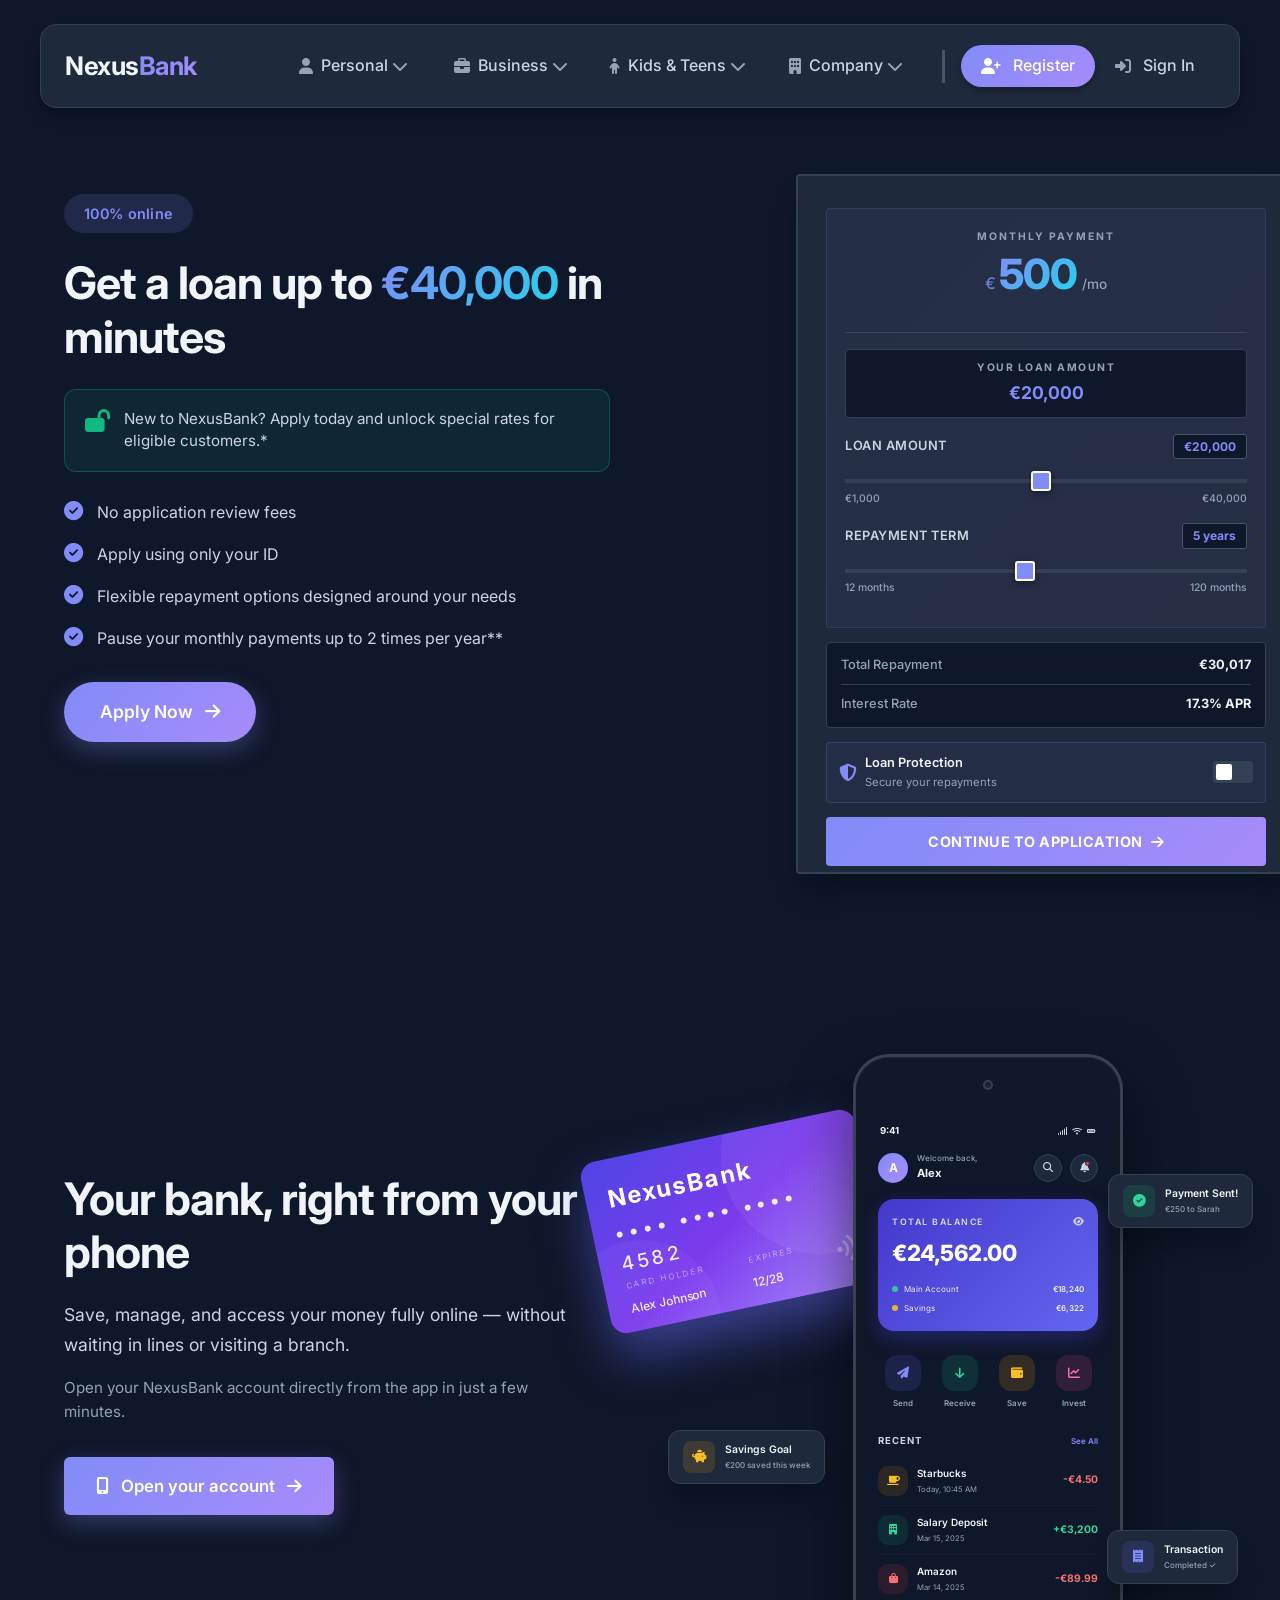
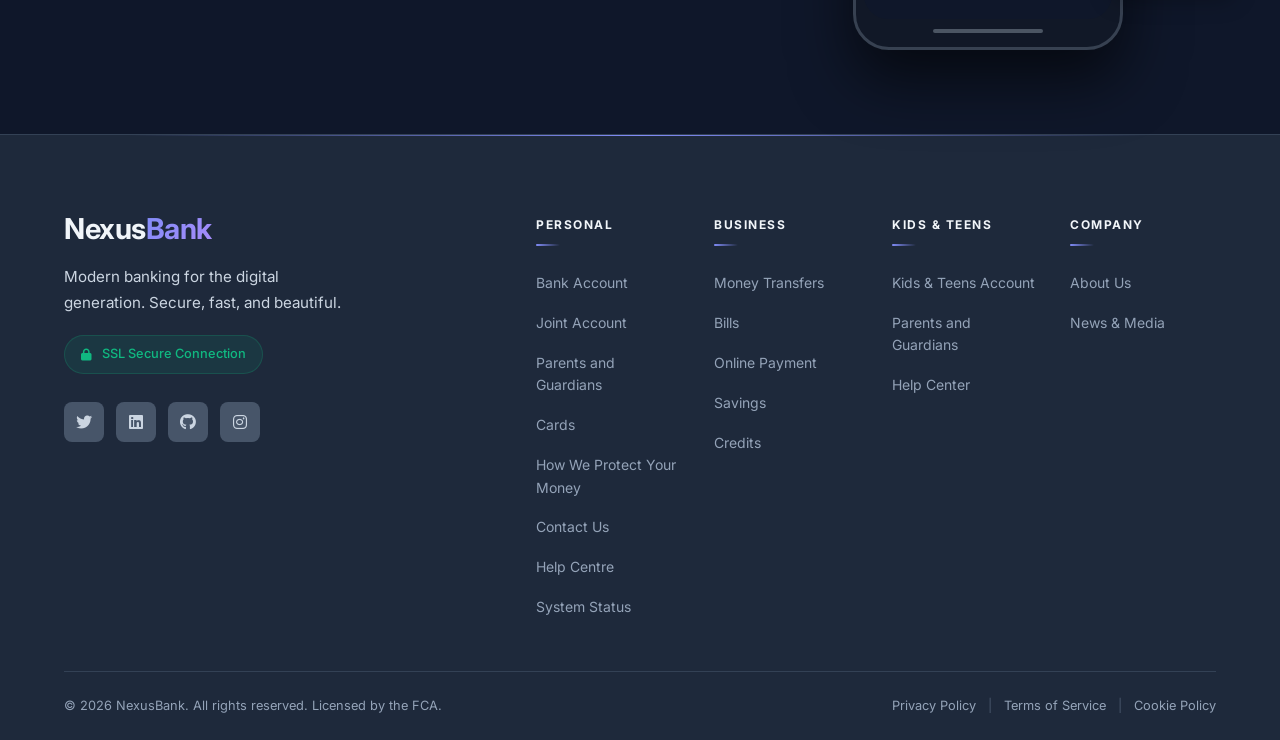
<file: business/Finance/Credits/index.html>
<!DOCTYPE html>
<html lang="en">
<head>
    <meta charset="UTF-8">
    <meta name="viewport" content="width=device-width, initial-scale=1.0">
    <title>NexusBank | Personal Accounts</title>
    
    <!-- Font Awesome -->
    <link rel="stylesheet" href="https://cdnjs.cloudflare.com/ajax/libs/font-awesome/6.4.0/css/all.min.css">
    
    <!-- Google Fonts -->
    <link href="https://fonts.googleapis.com/css2?family=Inter:wght@300;400;500;600;700;800&display=swap" rel="stylesheet">
    
    <style>
        /* ===== CSS VARIABLES ===== */
        :root {
            --primary: #818cf8;
            --primary-dark: #6366f1;
            --secondary: #a78bfa;
            --accent: #22d3ee;
            --bg-primary: #0f172a;
            --bg-secondary: #1e293b;
            --surface: #1e293b;
            --surface-elevated: #334155;
            --surface-hover: #475569;
            --text-primary: #f1f5f9;
            --text-secondary: #cbd5e1;
            --text-tertiary: #94a3b8;
            --border-light: #334155;
            --border-medium: #475569;
            --success: #10b981;
            --warning: #f59e0b;
            --error: #ef4444;
            --shadow-sm: 0 1px 2px 0 rgb(0 0 0 / 0.3);
            --shadow-md: 0 4px 6px -1px rgb(0 0 0 / 0.3);
            --shadow-lg: 0 10px 15px -3px rgb(0 0 0 / 0.3);
            --shadow-xl: 0 20px 25px -5px rgb(0 0 0 / 0.3);
            --shadow-2xl: 0 25px 50px -12px rgb(0 0 0 / 0.4);
            --radius-sm: 6px;
            --radius-md: 8px;
            --radius-lg: 12px;
            --radius-xl: 16px;
            --radius-2xl: 24px;
            --radius-3xl: 32px;
            --radius-full: 9999px;
            --space-xs: 4px;
            --space-sm: 8px;
            --space-md: 16px;
            --space-lg: 24px;
            --space-xl: 32px;
            --space-2xl: 48px;
            --transition-fast: 150ms cubic-bezier(0.4, 0, 0.2, 1);
            --transition-normal: 250ms cubic-bezier(0.4, 0, 0.2, 1);
            --transition-bounce: all 0.3s cubic-bezier(0.175, 0.885, 0.32, 1.275);
            --font-body: 'Inter', -apple-system, BlinkMacSystemFont, 'Segoe UI', Roboto, sans-serif;
        }

        * {
            margin: 0;
            padding: 0;
            box-sizing: border-box;
        }

        body {
            font-family: var(--font-body);
            background-color: var(--bg-primary);
            color: var(--text-primary);
            line-height: 1.6;
            padding-top: 94px;
            overflow-x: hidden;
        }

        /* Focus indicators for keyboard users */
        :focus-visible {
            outline: 2px solid var(--primary);
            outline-offset: 2px;
            border-radius: var(--radius-sm);
        }

        /* ===== FLOATING NAVIGATION ===== */
        .floating-nav {
            position: fixed;
            top: var(--space-lg);
            left: 50%;
            transform: translateX(-50%);
            width: calc(100% - 2rem);
            max-width: 1200px;
            background: var(--surface);
            backdrop-filter: blur(10px);
            border: 1px solid var(--border-light);
            border-radius: var(--radius-xl);
            padding: 0 var(--space-lg);
            z-index: 1000;
            box-shadow: var(--shadow-lg);
            display: flex;
            align-items: center;
            justify-content: space-between;
            height: 84px;
        }

        .floating-nav .container {
            display: flex;
            align-items: center;
            justify-content: space-between;
            width: 100%;
            height: 100%;
            padding: 0;
            max-width: 1200px;
            margin: 0 auto;
        }

        .nav-brand {
            font-size: 1.6rem;
            font-weight: 700;
            color: var(--text-primary);
            letter-spacing: -0.5px;
            text-decoration: none;
            flex-shrink: 0;
            line-height: 1;
        }

        .nav-brand .accent {
            background: linear-gradient(135deg, var(--primary), var(--secondary));
            -webkit-background-clip: text;
            -webkit-text-fill-color: transparent;
            background-clip: text;
        }

        .nav-row {
            display: flex;
            align-items: center;
            gap: var(--space-xs);
            margin-left: auto;
            flex-wrap: nowrap;
        }

        .nav-item {
            display: flex;
            align-items: center;
            gap: 0.5rem;
            padding: 0.6rem 1.2rem;
            font-size: 1rem;
            font-family: var(--font-body);
            border-radius: 40px;
            transition: var(--transition-bounce);
            position: relative;
            text-decoration: none;
            color: var(--text-secondary);
            font-weight: 500;
            border: none;
            background: none;
            cursor: pointer;
            white-space: nowrap;
        }

        /* Fix for Issue #1: Button styling to match links */
        button.nav-item {
            font-family: var(--font-body);
            font-size: 1rem;
            font-weight: 500;
            line-height: 1.6;
            cursor: pointer;
            -webkit-appearance: none;
            -moz-appearance: none;
            appearance: none;
        }

        button.nav-item:focus {
            outline: none;
        }

        button.nav-item:focus-visible {
            outline: 2px solid var(--primary);
            outline-offset: 2px;
            border-radius: var(--radius-full);
        }

        button.nav-item.btn-primary {
            background: linear-gradient(135deg, var(--primary), var(--secondary));
        }

        .nav-item i {
            font-size: 1rem;
            transition: transform 0.2s ease;
            color: var(--text-tertiary);
        }

        .nav-item:hover {
            background: var(--surface-hover);
            transform: scale(1.05);
            color: var(--primary);
        }

        .nav-item:active {
            transform: scale(0.97);
            transition: transform 0.05s ease;
        }

        .nav-item:hover i {
            transform: translateY(-1px);
        }

        .nav-item.btn-primary {
            background: linear-gradient(135deg, var(--primary), var(--secondary));
            color: white;
            box-shadow: var(--shadow-md);
            padding: 0.5rem 1.25rem;
        }

        .nav-item.btn-primary i {
            color: white;
        }

        .nav-item.btn-primary:hover {
            transform: translateY(-1px);
            box-shadow: var(--shadow-lg);
        }

        .nav-item.btn-primary:active {
            transform: translateY(0);
            box-shadow: var(--shadow-sm);
        }

        .nav-item.btn-ghost {
            background: transparent;
            padding: 0.5rem 1.25rem;
        }

        .nav-item.btn-ghost:hover {
            background: var(--surface-hover);
            color: var(--primary);
        }

        .nav-item.btn-ghost:active {
            transform: scale(0.97);
        }

        .nav-spacer {
            width: 3px;
            height: 33px;
            background: var(--border-medium);
            margin: 0 var(--space-md);
            flex-shrink: 0;
        }

        .mobile-menu-btn {
            display: none;
            background: none;
            border: none;
            color: var(--text-secondary);
            font-size: 1.25rem;
            cursor: pointer;
            width: 44px;
            height: 44px;
            align-items: center;
            justify-content: center;
            margin-left: var(--space-sm);
            border-radius: var(--radius-md);
            transition: background var(--transition-fast);
        }

        .mobile-menu-btn:hover {
            background: var(--surface-hover);
        }

        .mobile-menu-btn:active {
            transform: scale(0.95);
        }

        /* ===== DROPDOWN MENU STYLES ===== */
        .nav-dropdown {
            position: relative;
        }

        .dropdown-toggle {
            display: flex;
            align-items: center;
            gap: var(--space-xs);
            cursor: pointer;
            text-decoration: none;
        }

        .dropdown-arrow {
            font-size: 0.75rem;
            transition: transform var(--transition-fast);
            color: var(--text-tertiary);
        }

        .nav-dropdown:hover .dropdown-arrow {
            transform: rotate(180deg);
            color: var(--primary);
        }

        .dropdown-menu {
            position: absolute;
            top: 100%;
            left: 50%;
            transform: translateX(-50%) translateY(10px);
            background: var(--surface);
            border: 1px solid var(--border-light);
            border-radius: var(--radius-xl);
            padding: var(--space-xl);
            box-shadow: var(--shadow-2xl);
            opacity: 0;
            visibility: hidden;
            transition: all var(--transition-normal);
            z-index: 1000;
            backdrop-filter: blur(10px);
            margin-top: var(--space-sm);
        }

        .nav-dropdown:hover .dropdown-menu {
            opacity: 1;
            visibility: visible;
            transform: translateX(-50%) translateY(0);
        }

        /* Personal Menu Positioning - FIXED */
        .personal-menu {
            min-width: min(1000px, 85vw);
            max-width: 1200px;
            left: 175%;
            transform: translateX(calc(-50% + 80px)) translateY(10px);
        }

        .nav-dropdown:hover .personal-menu {
            transform: translateX(calc(-50% + 80px)) translateY(0);
        }

        /* Business Menu Positioning - FIXED */
        .business-menu {
            min-width: min(1000px, 85vw);
            max-width: 1200px;
            left: 90%;
            transform: translateX(calc(-50% + 120px)) translateY(10px);
        }

        .nav-dropdown:hover .business-menu {
            transform: translateX(calc(-50% + 120px)) translateY(0);
        }

        /* Kids Menu Positioning */
        .kids-menu {
            min-width: min(500px, 90vw);
            left: 50%;
            transform: translateX(-50%) translateY(10px);
        }

        .nav-dropdown:hover .kids-menu {
            transform: translateX(-50%) translateY(0);
        }

        /* Company Menu Positioning */
        .company-menu {
            min-width: min(700px, 85vw);
            left: 50%;
            transform: translateX(calc(-50% + 40px)) translateY(10px);
        }

        .nav-dropdown:hover .company-menu {
            transform: translateX(calc(-50% + 40px)) translateY(0);
        }

        .dropdown-grid {
            display: grid;
            grid-template-columns: repeat(6, 1fr);
            gap: var(--space-lg);
        }

        .business-menu .dropdown-grid {
            grid-template-columns: repeat(6, 1fr);
        }

        .company-menu .dropdown-grid.two-columns {
            grid-template-columns: repeat(3, 1fr);
        }

        .dropdown-col {
            min-width: 0;
        }

        .dropdown-section-header {
            display: flex;
            align-items: center;
            gap: var(--space-xs);
            color: var(--text-tertiary);
            font-size: 0.75rem;
            font-weight: 600;
            text-transform: uppercase;
            letter-spacing: 0.5px;
            margin-bottom: var(--space-md);
            padding-bottom: var(--space-xs);
            border-bottom: 1px solid var(--border-light);
            cursor: default;
            pointer-events: none;
        }

        .dropdown-link {
            display: flex;
            align-items: center;
            gap: var(--space-sm);
            padding: var(--space-sm) var(--space-md);
            color: var(--text-secondary);
            text-decoration: none;
            font-size: 0.9rem;
            border-radius: var(--radius-md);
            transition: all var(--transition-fast);
            margin-bottom: 2px;
            cursor: pointer;
        }

        .dropdown-link:hover {
            background: var(--surface-hover);
            transform: translateX(5px);
            color: var(--text-primary);
        }

        .dropdown-link:active {
            transform: scale(0.98);
            background: var(--surface-elevated);
        }

        /* Kids Menu Cards */
        .kids-grid {
            display: grid;
            grid-template-columns: repeat(3, 1fr);
            gap: var(--space-md);
        }

        .kids-card {
            background: rgba(129, 140, 248, 0.05);
            border-radius: var(--radius-lg);
            padding: var(--space-md);
            text-align: center;
            text-decoration: none;
            display: block;
            transition: all 0.3s ease;
            border: 1px solid rgba(129, 140, 248, 0.2);
            cursor: pointer;
        }

        .kids-card:hover {
            background: rgba(129, 140, 248, 0.12);
            border-color: rgba(129, 140, 248, 0.5);
            transform: translateY(-2px);
        }

        .kids-card:active {
            transform: translateY(0);
            background: rgba(129, 140, 248, 0.2);
        }

        .kids-icon {
            width: 48px;
            height: 48px;
            background: linear-gradient(135deg, var(--primary), var(--secondary));
            border-radius: var(--radius-md);
            display: flex;
            align-items: center;
            justify-content: center;
            margin: 0 auto 12px auto;
        }

        .kids-icon i {
            font-size: 1.5rem;
            color: white;
        }

        .kids-title {
            font-weight: 600;
            font-size: 0.9rem;
            color: var(--text-primary);
            margin-bottom: 4px;
        }

        .kids-desc {
            font-size: 0.75rem;
            color: var(--text-tertiary);
            line-height: 1.3;
        }

        /* Plan Links */
        .plans-col {
            background: rgba(99, 102, 241, 0.1);
            border-radius: var(--radius-lg);
            padding: var(--space-md);
        }

        .plan-link {
            display: flex;
            align-items: center;
            justify-content: space-between;
            padding: var(--space-sm) var(--space-md);
            color: var(--text-secondary);
            text-decoration: none;
            border-radius: var(--radius-md);
            transition: all var(--transition-fast);
            margin-bottom: 2px;
            cursor: pointer;
        }

        .plan-link:hover {
            background: var(--surface-hover);
            transform: translateX(5px);
            color: var(--text-primary);
        }

        .plan-link:active {
            transform: scale(0.98);
        }

        .plan-name {
            font-weight: 500;
            font-size: 0.9rem;
        }

        .plan-price {
            font-size: 0.8rem;
            color: var(--text-tertiary);
            background: var(--surface);
            padding: 2px 8px;
            border-radius: var(--radius-full);
        }

        .mt-2 { margin-top: 8px; }
        .mt-3 { margin-top: 16px; }

        /* ===== MOBILE MENU STYLES ===== */
        .mobile-nav {
            display: none;
        }
        
        .mobile-menu-panel {
            display: none;
        }
        
        .mobile-tabs-container {
            padding: var(--space-md) var(--space-md) 0 var(--space-md);
            border-bottom: 1px solid var(--border-light);
            overflow-x: auto;
            overflow-y: hidden;
            white-space: nowrap;
            -webkit-overflow-scrolling: touch;
            scrollbar-width: none;
            -ms-overflow-style: none;
            flex-shrink: 0;
        }
        
        .mobile-tabs-container::-webkit-scrollbar {
            display: none;
        }
        
        .mobile-tabs {
            display: flex;
            flex-wrap: nowrap;
            gap: var(--space-sm);
            padding-bottom: var(--space-sm);
            min-width: min-content;
        }
        
        .mobile-tab {
            display: inline-flex;
            align-items: center;
            gap: var(--space-sm);
            padding: 0.75rem 1.25rem;
            background: transparent;
            border: none;
            color: var(--text-tertiary);
            font-weight: 500;
            font-size: 1rem;
            border-radius: var(--radius-full);
            cursor: pointer;
            transition: all var(--transition-fast);
            white-space: nowrap;
            border: 1px solid transparent;
            flex-shrink: 0;
        }
        
        .mobile-tab i {
            font-size: 1.1rem;
        }
        
        .mobile-tab.active {
            background: rgba(129, 140, 248, 0.15);
            color: var(--primary);
            border-color: rgba(129, 140, 248, 0.3);
        }
        
        .mobile-content-area {
            flex: 1;
            overflow-y: auto;
            padding: var(--space-lg) var(--space-md);
            -webkit-overflow-scrolling: touch;
        }
        
        .mobile-menu-section {
            display: none;
        }
        
        .mobile-menu-section.active {
            display: block;
        }
        
        .mobile-menu-list {
            list-style: none;
            margin: 0;
            padding: 0;
        }
        
        .mobile-menu-item {
            display: flex;
            align-items: center;
            padding: var(--space-md) 0;
            color: var(--text-primary);
            text-decoration: none;
            border-bottom: 1px solid var(--border-light);
            font-size: 1rem;
            transition: all var(--transition-fast);
            cursor: pointer;
        }
        
        .mobile-menu-item.has-children {
            justify-content: space-between;
        }
        
        .mobile-menu-item.has-children .arrow {
            color: var(--text-tertiary);
            font-size: 0.8rem;
            transition: transform var(--transition-fast);
        }
        
        .mobile-menu-item.has-children.open .arrow {
            transform: rotate(180deg);
        }
        
        .mobile-submenu {
            list-style: none;
            margin: 0 0 0 var(--space-lg);
            padding: 0;
            display: none;
        }
        
        .mobile-submenu.open {
            display: block;
        }
        
        .mobile-submenu .mobile-menu-item {
            padding: var(--space-sm) 0;
            border-bottom: none;
            color: var(--text-secondary);
            font-size: 0.95rem;
        }
        
        .mobile-menu-footer {
            padding: var(--space-lg) var(--space-md);
            border-top: 1px solid var(--border-light);
            background: var(--bg-secondary);
            display: flex;
            gap: var(--space-md);
            flex-shrink: 0;
        }
        
        .mobile-btn {
            flex: 1;
            padding: var(--space-md);
            border-radius: var(--radius-full);
            font-weight: 600;
            text-align: center;
            text-decoration: none;
            transition: all var(--transition-fast);
            border: none;
            cursor: pointer;
            font-size: 1rem;
        }
        
        .mobile-btn-login {
            background: transparent;
            color: var(--text-primary);
            border: 1px solid var(--border-medium);
        }
        
        .mobile-btn-login:hover,
        .mobile-btn-login:active {
            background: var(--surface-hover);
        }
        
        .mobile-btn-signup {
            background: linear-gradient(135deg, var(--primary), var(--secondary));
            color: white;
        }
        
        .mobile-btn-signup:hover,
        .mobile-btn-signup:active {
            opacity: 0.9;
            transform: scale(0.98);
        }
        
        body.menu-open {
            overflow: hidden;
        }

        /* Loading state for buttons */
        .btn-primary.loading,
        .btn-ghost.loading {
            position: relative;
            pointer-events: none;
            opacity: 0.7;
        }

        .btn-primary.loading::after,
        .btn-ghost.loading::after {
            content: '';
            position: absolute;
            width: 16px;
            height: 16px;
            top: 50%;
            right: 12px;
            transform: translateY(-50%);
            border: 2px solid white;
            border-top-color: transparent;
            border-radius: 50%;
            animation: spin 0.6s linear infinite;
        }

        /* Screen reader only class */
        .sr-only {
            position: absolute;
            width: 1px;
            height: 1px;
            padding: 0;
            margin: -1px;
            overflow: hidden;
            clip: rect(0, 0, 0, 0);
            white-space: nowrap;
            border-width: 0;
        }

        /* Page Content */
        .page-content {
            max-width: 1200px;
            margin: 0 auto;
            padding: 60px 24px;
            text-align: center;
        }

        h1 {
            font-size: 3rem;
            margin-bottom: 16px;
            background: linear-gradient(135deg, var(--primary), var(--accent));
            -webkit-background-clip: text;
            -webkit-text-fill-color: transparent;
            font-weight: 700;
        }

        p {
            color: var(--text-secondary);
            font-size: 1.1rem;
        }

        /* Drag and Drop Styles */
        .dropdown-link[draggable="true"]:active, 
        .plan-link[draggable="true"]:active,
        .kids-card[draggable="true"]:active {
            cursor: grabbing;
        }
        
        .drag-over {
            background: rgba(129, 140, 248, 0.3);
            transform: scale(1.02);
        }
        
        .button-updated {
            animation: pulse 0.3s ease;
        }
        
        @keyframes pulse {
            0% { transform: scale(1); }
            50% { transform: scale(1.05); background: var(--primary); color: white; }
            100% { transform: scale(1); }
        }

        /* Lazy loading animation */
        .dropdown-menu {
            transition: opacity 0.3s ease, visibility 0.3s ease, transform 0.3s ease;
        }

        .dropdown-menu.loading {
            position: relative;
            min-height: 200px;
        }

        .dropdown-menu.loading::after {
            content: '';
            position: absolute;
            top: 50%;
            left: 50%;
            width: 40px;
            height: 40px;
            margin: -20px 0 0 -20px;
            border: 3px solid var(--border-light);
            border-top-color: var(--primary);
            border-radius: 50%;
            animation: spin 0.6s linear infinite;
        }

        @keyframes fadeIn {
            from { opacity: 0; transform: translateY(-10px); }
            to { opacity: 1; transform: translateY(0); }
        }

        @keyframes spin {
            to { transform: rotate(360deg); }
        }

     
/* ===== DEFAULT (FULL SIZE) - Icons + Text ===== */
.nav-item i {
    margin-right: var(--space-xs);
}

/* ===== MEDIUM SIZE - Text Only, Hide Icons ===== */
/* ===== DEFAULT (FULL SIZE) - Above 1150px: Icons + Text ===== */
/* This is the default state - no media query needed */

/* ===== MEDIUM SIZE - 901px to 1150px: Text Only, Hide Icons ===== */
@media (max-width: 1150px) and (min-width: 901px) {
    .nav-item i {
        display: none !important;
    }
    
    .nav-item span {
        display: inline-block !important;
    }
    
    .nav-item.btn-primary i {
        display: none !important;
    }
    
    .nav-item.btn-primary span {
        display: inline-block !important;
    }
    
    /* Dropdown positioning for medium screens */
    .nav-dropdown .dropdown-menu {
        min-width: 70vw;
        max-width: 85vw;
        left: auto !important;
        right: 0 !important;
        transform: translateY(10px) !important;
        max-height: 80vh;
        overflow-y: auto;
        overflow-x: hidden;
    }
    
    .nav-dropdown:hover .dropdown-menu {
        transform: translateY(0) !important;
    }
    
    .personal-menu,
    .business-menu,
    .company-menu,
    .kids-menu {
        left: auto !important;
        right: 0 !important;
        transform: translateY(10px) !important;
        min-width: 300px !important;
        max-width: 400px !important;
    }
    
    .nav-dropdown:hover .personal-menu,
    .nav-dropdown:hover .business-menu,
    .nav-dropdown:hover .company-menu,
    .nav-dropdown:hover .kids-menu {
        transform: translateY(0) !important;
    }
    
    .nav-dropdown .dropdown-grid {
        grid-template-columns: 1fr !important;
        gap: var(--space-md);
    }
    
    .business-menu .dropdown-grid {
        grid-template-columns: 1fr !important;
    }
    
    .dropdown-menu {
        overflow-x: hidden !important;
    }
    
    .dropdown-menu * {
        max-width: 100%;
    }
    
    .nav-row {
        overflow: visible !important;
    }
    
    .floating-nav {
        overflow: visible !important;
    }
}

@media (max-width: 900px) {
    /* Fix icon centering */
    .nav-item {
        display: flex !important;
        align-items: center !important;
        justify-content: center !important;
        padding: 0 !important;
        margin: 0 !important;
        aspect-ratio: 1 / 1;
    }
    
    .nav-item i {
        display: inline-block !important;
        font-size: 1.35rem !important; /* Slightly smaller than 1.5rem */
        margin: 0 !important;
        line-height: 1;
    }
    
    .nav-item span {
        display: none !important;
    }
    
    .nav-item.btn-primary {
        padding: 0 !important;
    }
    
    .nav-item.btn-primary i {
        display: inline-block !important;
        font-size: 1.35rem !important; /* Slightly smaller than 1.5rem */
        margin: 0 !important;
    }
    
    .nav-item.btn-primary span {
        display: none !important;
    }
    
    /* ===== LOGO LEFT + ICONS EDGE-TO-EDGE WITH SPACING ===== */
    .floating-nav .container {
        display: flex !important;
        align-items: center !important;
        justify-content: flex-start !important;
        width: 100% !important;
    }
    
    /* Logo stays on far left with right margin for spacing */
    .nav-brand {
        flex-shrink: 0 !important;
        margin-right: 2rem !important;
    }
    
    /* Nav menu takes remaining space and fills to right edge */
    .nav-menu {
        flex: 1 !important;
        display: flex !important;
        justify-content: flex-end !important;
    }
    
    /* Nav list spans full width with space-between */
    .nav-menu ul,
    .nav-list,
    .nav-row {
        display: flex !important;
        justify-content: space-between !important;
        width: 100% !important;
        margin: 0 !important;
        padding: 0 !important;
        gap: 0 !important;
    }
    
    /* List items */
    .nav-menu li,
    .nav-list li {
        margin: 0 !important;
        padding: 0 !important;
    }
    
    /* Override any existing nav-row margins */
    .nav-row {
        margin-left: 0 !important;
    }
}



/* ===== SMALL SIZE - 900px and below: Icons Only, Hide Text ===== */
@media (max-width: 900px) and (min-width: 769px) {
    .nav-item i {
        display: inline-block !important;
        font-size: 1.125rem;
        margin-right: 0 !important;
    }
    
    .nav-item span {
        display: none !important;
    }
    
    .nav-item.btn-primary i {
        display: inline-block !important;
        margin: 0 !important;
    }
    
    .nav-item.btn-primary span {
        display: none !important;
    }
    
    /* FIX: Make dropdowns behave exactly like medium screens - single column */
    .nav-dropdown {
        position: relative !important;
    }
    
    .nav-dropdown .dropdown-menu {
        min-width: 300px !important;
        max-width: 400px !important;
        left: 0 !important;
        right: auto !important;
        transform: translateY(10px) !important;
        max-height: 80vh;
        overflow-y: auto;
        overflow-x: hidden;
        padding: var(--space-lg) !important;
    }
    
    .nav-dropdown:hover .dropdown-menu {
        transform: translateY(0) !important;
    }
    
    .personal-menu,
    .business-menu,
    .company-menu,
    .kids-menu {
        left: 0 !important;
        right: auto !important;
        transform: translateY(10px) !important;
        min-width: 300px !important;
        max-width: 400px !important;
    }
    
    .nav-dropdown:hover .personal-menu,
    .nav-dropdown:hover .business-menu,
    .nav-dropdown:hover .company-menu,
    .nav-dropdown:hover .kids-menu {
        transform: translateY(0) !important;
    }
    
    /* SINGLE COLUMN GRID - Same as medium screens */
    .nav-dropdown .dropdown-grid {
        grid-template-columns: 1fr !important;
        gap: var(--space-md);
    }
    
    .business-menu .dropdown-grid {
        grid-template-columns: 1fr !important;
    }
    
    .company-menu .dropdown-grid.two-columns {
        grid-template-columns: 1fr !important;
    }
    
    /* Kids menu also single column */
    .kids-grid {
        grid-template-columns: 1fr !important;
    }
    
    .dropdown-menu {
        overflow-x: hidden !important;
    }
    
    .dropdown-menu * {
        max-width: 100%;
    }
    
    .nav-row {
        overflow: visible !important;
    }
    
    .floating-nav {
        overflow: visible !important;
    }
    
    /* Hide section headers that might be empty or redundant */
    .dropdown-section-header {
        font-size: 0.7rem !important;
        padding-bottom: var(--space-xs) !important;
        margin-bottom: var(--space-sm) !important;
    }
    
    /* Make dropdown links more compact */
    .dropdown-link,
    .plan-link {
        padding: var(--space-sm) var(--space-md) !important;
        font-size: 0.9rem !important;
    }
    
    /* Plans column styling */
    .plans-col {
        background: rgba(99, 102, 241, 0.1);
        border-radius: var(--radius-lg);
        padding: var(--space-md);
        margin-top: var(--space-md);
    }
    
    /* Active state for click-based dropdown toggle */
    .nav-dropdown.active .dropdown-menu {
        opacity: 1 !important;
        visibility: visible !important;
        pointer-events: auto !important;
        transform: translateY(0) !important;
    }
    
    .nav-dropdown.active .dropdown-toggle {
        background: var(--surface-hover) !important;
        color: var(--primary) !important;
    }
    
    /* Prevent hover from interfering on touch devices */
    @media (hover: none) and (pointer: coarse) {
        .nav-dropdown:hover .dropdown-menu {
            opacity: 0 !important;
            visibility: hidden !important;
            pointer-events: none !important;
        }
        
        .nav-dropdown.active .dropdown-menu,
        .nav-dropdown.active:hover .dropdown-menu {
            opacity: 1 !important;
            visibility: visible !important;
            pointer-events: auto !important;
            transform: translateY(0) !important;
        }
    }
}

/* ===== EXTRA SMALL - 800px and below: Keep Icons Only ===== */
@media (max-width: 800px) {
    .nav-dropdown .dropdown-menu {
        min-width: 260px;
        max-width: calc(100vw - 24px);
        max-height: 70vh;
        padding: var(--space-md);
    }
    
    .dropdown-link,
    .plan-link {
        padding: var(--space-xs) var(--space-sm);
    }
    
    .plan-name {
        font-size: 0.8rem;
    }
    
    .plan-price {
        font-size: 0.7rem;
    }
    
    .dropdown-section-header {
        font-size: 0.65rem;
    }
    
    .kids-grid {
        grid-template-columns: repeat(auto-fit, minmax(140px, 1fr));
    }
    
    .kids-card {
        white-space: normal;
        word-break: break-word;
    }
    
    .dropdown-menu * {
        max-width: 100%;
        box-sizing: border-box;
    }
}

/* ===== MOBILE MENU - 768px and below ===== */
@media (max-width: 768px) {
    .floating-nav {
        display: none;
    }

    .mobile-nav {
        position: fixed;
        top: 0;
        left: 0;
        right: 0;
        background: var(--surface);
        backdrop-filter: blur(10px);
        border-bottom: 1px solid var(--border-light);
        padding: var(--space-md) var(--space-lg);
        z-index: 1000;
        display: flex;
        align-items: center;
        justify-content: space-between;
        height: 70px;
        box-sizing: border-box;
    }

    .mobile-nav .nav-brand {
        font-size: 1.5rem;
        white-space: nowrap;
        overflow: hidden;
        text-overflow: ellipsis;
        max-width: 70%;
    }

    .mobile-menu-btn {
        display: flex;
        align-items: center;
        justify-content: center;
        width: 44px;
        height: 44px;
        background: transparent;
        border: none;
        color: var(--text-secondary);
        font-size: 1.5rem;
        cursor: pointer;
        border-radius: var(--radius-md);
        transition: background var(--transition-fast);
        flex-shrink: 0;
    }

    .mobile-menu-btn:hover {
        background: var(--surface-hover);
    }

    .mobile-menu-btn:active {
        transform: scale(0.95);
    }

    .mobile-menu-panel {
        position: fixed;
        top: 70px;
        left: 0;
        right: 0;
        bottom: 0;
        background: var(--bg-secondary);
        z-index: 999;
        display: none;
        flex-direction: column;
        overflow: hidden;
        border-top: 1px solid var(--border-light);
        max-width: 100vw;
        box-sizing: border-box;
    }

    .mobile-menu-panel.active {
        display: flex;
    }

    .mobile-tabs-container {
        padding: var(--space-md) var(--space-sm) 0 var(--space-sm);
        border-bottom: 1px solid var(--border-light);
        overflow-x: auto;
        overflow-y: hidden;
        white-space: nowrap;
        -webkit-overflow-scrolling: touch;
        scrollbar-width: none;
        -ms-overflow-style: none;
        flex-shrink: 0;
    }

    .mobile-tabs-container::-webkit-scrollbar {
        display: none;
    }

    .mobile-tabs {
        display: flex;
        flex-wrap: nowrap;
        gap: var(--space-xs);
        padding-bottom: var(--space-sm);
        min-width: min-content;
    }

    .mobile-tab {
        display: inline-flex;
        align-items: center;
        gap: var(--space-sm);
        padding: 0.75rem 1.25rem;
        background: transparent;
        border: none;
        color: var(--text-tertiary);
        font-weight: 500;
        font-size: 1rem;
        border-radius: var(--radius-full);
        cursor: pointer;
        transition: all var(--transition-fast);
        white-space: nowrap;
        border: 1px solid transparent;
        flex-shrink: 0;
        min-height: 44px;
    }

    .mobile-tab i {
        font-size: 1.1rem;
        pointer-events: none;
    }

    .mobile-tab.active {
        background: rgba(129, 140, 248, 0.15);
        color: var(--primary);
        border-color: rgba(129, 140, 248, 0.3);
    }

    .mobile-content-area {
        flex: 1;
        overflow-y: auto;
        overflow-x: hidden;
        padding: var(--space-lg) var(--space-md);
        -webkit-overflow-scrolling: touch;
        max-width: 100%;
        box-sizing: border-box;
        scrollbar-width: thin;
    }

    .mobile-content-area::-webkit-scrollbar {
        width: 5px;
    }

    .mobile-content-area::-webkit-scrollbar-thumb {
        background: var(--primary);
        border-radius: var(--radius-full);
    }

    .mobile-menu-section {
        display: none;
    }

    .mobile-menu-section.active {
        display: block;
    }

    .mobile-menu-list {
        max-width: 100%;
        list-style: none;
        margin: 0;
        padding: 0;
    }

    .mobile-menu-item {
        display: flex;
        align-items: center;
        min-height: 48px;
        max-width: 100%;
        padding: var(--space-sm) 0;
        color: var(--text-primary);
        text-decoration: none;
        border-bottom: 1px solid var(--border-light);
        font-size: 1rem;
        transition: all var(--transition-fast);
        cursor: pointer;
        word-wrap: break-word;
        white-space: normal;
        box-sizing: border-box;
    }

    .mobile-menu-item.has-children {
        justify-content: space-between;
    }

    .mobile-menu-item.has-children .arrow {
        color: var(--text-tertiary);
        font-size: 0.8rem;
        transition: transform var(--transition-fast);
        flex-shrink: 0;
        margin-left: var(--space-md);
    }

    .mobile-menu-item.has-children.open .arrow {
        transform: rotate(180deg);
    }

    .mobile-submenu {
        list-style: none;
        margin: 0 0 0 var(--space-lg);
        padding: 0;
        display: none;
        max-width: 100%;
        box-sizing: border-box;
    }

    .mobile-submenu.open {
        display: block;
    }

    .mobile-submenu .mobile-menu-item {
        padding: var(--space-xs) 0;
        border-bottom: none;
        color: var(--text-secondary);
        font-size: 0.95rem;
        min-height: 40px;
    }

    .mobile-menu-footer {
        padding: var(--space-lg) var(--space-md);
        padding-bottom: max(var(--space-lg), env(safe-area-inset-bottom));
        border-top: 1px solid var(--border-light);
        background: var(--bg-secondary);
        display: flex;
        gap: var(--space-md);
        flex-shrink: 0;
        box-sizing: border-box;
    }

    .mobile-btn {
        flex: 1;
        padding: var(--space-md) var(--space-sm);
        border-radius: var(--radius-full);
        font-weight: 600;
        text-align: center;
        text-decoration: none;
        transition: all var(--transition-fast);
        border: none;
        cursor: pointer;
        font-size: 1rem;
        min-height: 48px;
        display: flex;
        align-items: center;
        justify-content: center;
        white-space: nowrap;
        overflow: hidden;
        text-overflow: ellipsis;
        box-sizing: border-box;
    }

    .mobile-btn-login {
        background: transparent;
        color: var(--text-primary);
        border: 1px solid var(--border-medium);
    }

    .mobile-btn-login:hover,
    .mobile-btn-login:active {
        background: var(--surface-hover);
    }

    .mobile-btn-signup {
        background: linear-gradient(135deg, var(--primary), var(--secondary));
        color: white;
    }

    .mobile-btn-signup:hover,
    .mobile-btn-signup:active {
        opacity: 0.9;
        transform: scale(0.98);
    }

    body {
        padding-top: 70px;
        overflow-x: hidden;
    }

    body.menu-open {
        overflow: hidden;
    }

    .page-content {
        padding-top: 90px;
        padding-left: var(--space-md);
        padding-right: var(--space-md);
        overflow-x: hidden;
        box-sizing: border-box;
    }

    h1 {
        font-size: 2.5rem;
        word-wrap: break-word;
    }

    * {
        max-width: 100%;
    }
}

/* ===== VERY SMALL - 375px and below ===== */
@media (max-width: 375px) {
    .mobile-tab {
        padding: 0.5rem 0.75rem;
        font-size: 0.8rem;
        gap: 0.4rem;
    }

    .mobile-tab i {
        font-size: 0.85rem;
    }

    .mobile-menu-item {
        font-size: 0.9rem;
        min-height: 44px;
        padding: var(--space-xs) 0;
    }

    .mobile-submenu .mobile-menu-item {
        font-size: 0.85rem;
    }

    .mobile-btn {
        font-size: 0.8rem;
        padding: 10px var(--space-xs);
        min-height: 44px;
        white-space: nowrap;
        overflow: hidden;
        text-overflow: ellipsis;
    }

    .mobile-nav .nav-brand {
        font-size: 1.25rem;
        max-width: 65%;
    }

    .mobile-content-area {
        padding: var(--space-md) var(--space-sm);
    }

    .mobile-submenu {
        margin-left: var(--space-md);
    }

    .mobile-tabs-container {
        padding: var(--space-sm) var(--space-xs) 0 var(--space-xs);
    }

    .mobile-menu-footer {
        padding: var(--space-md) var(--space-sm);
        padding-bottom: max(var(--space-md), env(safe-area-inset-bottom));
        gap: var(--space-sm);
    }

    h1 {
        font-size: 2rem;
    }

    .mobile-menu-panel,
    .mobile-content-area,
    .mobile-menu-list,
    .mobile-submenu {
        max-width: 100vw;
        overflow-x: hidden;
    }

    .mobile-menu-item span,
    .mobile-menu-item {
        word-break: break-word;
    }

    .mobile-menu-btn {
        width: 40px;
        height: 40px;
        font-size: 1.3rem;
    }
}

/* ===== HOVER FALLBACK ===== */
@media (hover: hover) {
    .nav-dropdown:hover .dropdown-menu {
        opacity: 1 !important;
        visibility: visible !important;
    }

    @media (max-width: 1150px) and (min-width: 901px) {
        .nav-dropdown:hover .dropdown-menu,
        .nav-dropdown:hover .personal-menu,
        .nav-dropdown:hover .business-menu,
        .nav-dropdown:hover .company-menu,
        .nav-dropdown:hover .kids-menu {
            transform: translateY(0) !important;
        }
    }

    @media (max-width: 900px) {
        .nav-dropdown:hover .dropdown-menu,
        .nav-dropdown:hover .personal-menu,
        .nav-dropdown:hover .business-menu,
        .nav-dropdown:hover .company-menu,
        .nav-dropdown:hover .kids-menu {
            transform: translateY(0) !important;
        }
    }

    @media (min-width: 1151px) {
        .nav-dropdown:hover .personal-menu {
            transform: translateX(calc(-50% + 80px)) translateY(0) !important;
        }

        .nav-dropdown:hover .business-menu {
            transform: translateX(calc(-50% + 120px)) translateY(0) !important;
        }

        .nav-dropdown:hover .kids-menu {
            transform: translateX(-50%) translateY(0) !important;
        }

        .nav-dropdown:hover .company-menu {
            transform: translateX(calc(-50% + 40px)) translateY(0) !important;
        }
    }
}
         
/* ===== SMALL SIZE - 900px and below: Icons Only, Hide Text ===== */
@media (max-width: 900px) and (min-width: 769px) {
    /* Fix icon centering */
    .nav-item {
        display: flex !important;
        align-items: center !important;
        justify-content: center !important;
        padding: 0.6rem !important;
        aspect-ratio: 1 / 1;
    }
    
    .nav-item i {
        display: inline-block !important;
        font-size: 1.125rem;
        margin: 0 !important;
        line-height: 1;
    }
    
    .nav-item span {
        display: none !important;
    }
    
    .nav-item.btn-primary {
        padding: 0.6rem !important;
    }
    
    .nav-item.btn-primary i {
        display: inline-block !important;
        margin: 0 !important;
    }
    
    .nav-item.btn-primary span {
        display: none !important;
    }
    
    /* Keep the rest of your existing styles for this breakpoint... */
    /* (dropdown positioning, grid layouts, tooltips, etc.) */
}

/* Extra small screens - smaller tooltips */
@media (max-width: 800px) and (min-width: 769px) {
    .nav-item::after {
        font-size: 0.7rem;
        padding: 4px 8px;
        bottom: -36px;
    }
}

@media (max-width: 768px) {
    .bank-hero {
        padding: 2rem 0;
    }
    
    .trust-badges {
        flex-direction: column;
        gap: 1.5rem;
        align-items: flex-start;
        max-width: 300px;
        margin: 0 auto;
    }
    
    .features-grid-2col {
        grid-template-columns: 1fr;
    }
    
    .section-label h2 {
        font-size: 2rem;
    }
}



/* Responsive Design */
@media (max-width: 968px) {
    .joint-hero-section {
        flex-direction: column;
        text-align: center;
        gap: 40px;
        padding: 60px 24px 40px;
    }
    
    .joint-hero-content {
        max-width: 100%;
    }
    
    .joint-hero-title {
        font-size: 2.5rem;
    }
    
    .joint-hero-subtitle {
        font-size: 1.1rem;
    }
    
    .joint-trust-badges {
        justify-content: center;
        flex-wrap: wrap;
    }
    
    .joint-animation-container {
        min-height: 400px;
        max-width: 100%;
    }
    
    .animation-scene {
        height: 380px;
    }
    
    .user-card {
        width: 75px;
        height: 95px;
    }
}

@media (max-width: 480px) {
    .joint-hero-title {
        font-size: 2rem;
    }
    
    .joint-hero-subtitle {
        font-size: 1rem;
    }
    
    .joint-hero-cta {
        font-size: 1rem;
        padding: 14px 28px;
    }
    
    .joint-animation-container {
        min-height: 320px;
    }
    
    .animation-scene {
        height: 300px;
    }
    
    
    
    .user-card {
        width: 65px;
        height: 80px;
    }
    
    .user-avatar {
        width: 32px;
        height: 32px;
        font-size: 1rem;
    }
    
    
}


/* ===== LOAN CALCULATOR SECTION ===== */
.loan-section {
    max-width: 1200px;
    margin: 0 auto;
    padding: 80px 24px;
}

.loan-container {
    display: grid;
    grid-template-columns: 1fr 1fr;
    gap: 60px;
    align-items: start;
}

/* Left Content */
.loan-content {
    padding-top: 20px;
}

.loan-badge {
    display: inline-block;
    background: rgba(129, 140, 248, 0.15);
    color: var(--primary);
    padding: 8px 20px;
    border-radius: var(--radius-full);
    font-weight: 600;
    font-size: 0.9rem;
    margin-bottom: 24px;
    letter-spacing: 0.3px;
}

.loan-title {
    font-size: 2.8rem;
    font-weight: 700;
    line-height: 1.2;
    margin-bottom: 24px;
    color: var(--text-primary);
    letter-spacing: -1px;
}

.loan-highlight {
    background: linear-gradient(135deg, var(--primary), var(--accent));
    -webkit-background-clip: text;
    -webkit-text-fill-color: transparent;
    background-clip: text;
}

.loan-new-customer {
    display: flex;
    align-items: flex-start;
    gap: 14px;
    background: rgba(16, 185, 129, 0.1);
    border: 1px solid rgba(16, 185, 129, 0.3);
    border-radius: var(--radius-lg);
    padding: 18px 20px;
    margin-bottom: 28px;
}

.loan-new-customer i {
    font-size: 1.4rem;
    color: var(--success);
    margin-top: 2px;
    flex-shrink: 0;
}

.loan-new-customer p {
    color: var(--text-secondary);
    font-size: 0.95rem;
    margin: 0;
    line-height: 1.5;
}

.loan-features {
    list-style: none;
    padding: 0;
    margin: 0 0 32px 0;
    display: flex;
    flex-direction: column;
    gap: 18px;
}

.loan-feature-item {
    display: flex;
    align-items: flex-start;
    gap: 14px;
    color: var(--text-secondary);
    font-size: 1rem;
    line-height: 1.5;
}

.loan-feature-item i {
    color: var(--primary);
    font-size: 1.2rem;
    margin-top: 2px;
    flex-shrink: 0;
}

.loan-feature-item span {
    flex: 1;
}

.loan-cta-btn {
    display: inline-flex;
    align-items: center;
    gap: 12px;
    background: linear-gradient(135deg, var(--primary), var(--secondary));
    color: white;
    border: none;
    padding: 16px 36px;
    border-radius: var(--radius-full);
    font-size: 1.1rem;
    font-weight: 600;
    cursor: pointer;
    transition: all var(--transition-normal);
    box-shadow: 0 8px 25px rgba(129, 140, 248, 0.3);
    font-family: var(--font-body);
    text-decoration: none;
}

.loan-cta-btn:hover {
    transform: translateY(-2px);
    box-shadow: 0 12px 35px rgba(129, 140, 248, 0.4);
}

.loan-cta-btn:active {
    transform: translateY(0);
}

.loan-cta-btn i {
    transition: transform var(--transition-fast);
}

.loan-cta-btn:hover i {
    transform: translateX(4px);
}

/* Right Calculator - MORE SQUARE/RECTANGLE DESIGN */
.loan-calculator {
    perspective: 1000px;
    max-width: 420px;
    margin-left: auto;
}

.calculator-card {
    background: var(--surface);
    border: 2px solid var(--border-light);
    border-radius: 4px;
    padding: 32px 28px;
    box-shadow: var(--shadow-xl);
    width: 500px;
    height: 700px;
    display: flex;
    flex-direction: column;
    justify-content: space-between;
}

/* Monthly Payment Display - EXTENDED BACKGROUND BOX */
.monthly-payment {
    text-align: center;
    margin-bottom: 16px;
    padding: 0 0 16px 0;
    background: transparent;
    border: none;
    border-bottom: 1px solid rgba(129, 140, 248, 0.2);
    border-radius: 0;
}

.monthly-label {
    display: block;
    color: var(--text-tertiary);
    font-size: 0.65rem;
    font-weight: 700;
    text-transform: uppercase;
    letter-spacing: 2px;
    margin-bottom: 8px;
}

.monthly-amount {
    display: flex;
    align-items: baseline;
    justify-content: center;
    gap: 3px;
    background: transparent;
    border-radius: 0;
    padding: 0;
    border: none;
    margin-bottom: 20px;
}

.currency {
    font-size: 1rem;
    font-weight: 500;
    color: var(--primary);
    opacity: 0.8;
}

.amount {
    font-size: 2.6rem;
    font-weight: 800;
    background: linear-gradient(135deg, var(--primary), var(--accent));
    -webkit-background-clip: text;
    -webkit-text-fill-color: transparent;
    background-clip: text;
    line-height: 1;
    transition: all 0.2s ease;
    letter-spacing: -1px;
}

.period {
    font-size: 0.85rem;
    color: var(--text-tertiary);
    font-weight: 500;
    margin-left: 2px;
}

/* Loan Amount Summary */
.loan-amount-summary {
    text-align: center;
    margin-bottom: 16px;
    padding: 10px 14px;
    background: var(--bg-primary);
    border-radius: 4px;
    border: 1px solid var(--border-light);
}

.loan-amount-label {
    display: block;
    color: var(--text-tertiary);
    font-size: 0.65rem;
    font-weight: 700;
    text-transform: uppercase;
    letter-spacing: 1.5px;
    margin-bottom: 2px;
}

.loan-amount-value {
    font-size: 1.1rem;
    font-weight: 700;
    color: var(--primary);
}

/* Slider Groups */
.slider-group {
    margin-bottom: 16px;
}

.slider-header {
    display: flex;
    justify-content: space-between;
    align-items: center;
    margin-bottom: 6px;
}

.slider-header label {
    color: var(--text-secondary);
    font-size: 0.8rem;
    font-weight: 600;
    text-transform: uppercase;
    letter-spacing: 0.5px;
}

.slider-value {
    background: var(--bg-primary);
    border: 1px solid var(--border-medium);
    color: var(--primary);
    padding: 2px 10px;
    border-radius: 3px;
    font-size: 0.75rem;
    font-weight: 700;
}

.slider-wrapper {
    position: relative;
}

.slider {
    -webkit-appearance: none;
    appearance: none;
    width: 100%;
    height: 4px;
    background: var(--surface-elevated);
    outline: none;
    margin-bottom: 4px;
}

.slider::-webkit-slider-thumb {
    -webkit-appearance: none;
    appearance: none;
    width: 20px;
    height: 20px;
    border-radius: 3px;
    background: var(--primary);
    cursor: pointer;
    border: 2px solid white;
    box-shadow: 0 2px 6px rgba(0, 0, 0, 0.4);
    transition: all 0.15s ease;
}

.slider::-webkit-slider-thumb:hover {
    transform: scale(1.1);
    box-shadow: 0 4px 10px rgba(129, 140, 248, 0.5);
}

.slider::-webkit-slider-thumb:active {
    transform: scale(1.05);
    background: var(--primary-dark);
}

.slider::-moz-range-thumb {
    width: 20px;
    height: 20px;
    border-radius: 3px;
    background: var(--primary);
    cursor: pointer;
    border: 2px solid white;
    box-shadow: 0 2px 6px rgba(0, 0, 0, 0.4);
}

.slider-range {
    display: flex;
    justify-content: space-between;
    color: var(--text-tertiary);
    font-size: 0.65rem;
    font-weight: 500;
}

/* Loan Summary */
.loan-summary {
    background: var(--bg-primary);
    border-radius: 4px;
    padding: 12px 14px;
    margin-bottom: 14px;
    border: 1px solid var(--border-light);
}

.summary-row {
    display: flex;
    justify-content: space-between;
    align-items: center;
    padding: 7px 0;
    font-size: 0.8rem;
}

.summary-row:first-child {
    padding-top: 0;
    border-bottom: 1px solid var(--border-light);
    padding-bottom: 9px;
}

.summary-row:last-child {
    padding-bottom: 0;
    padding-top: 9px;
}

.summary-row span:first-child {
    color: var(--text-tertiary);
    font-weight: 500;
}

.summary-value {
    color: var(--text-primary);
    font-weight: 700;
}

/* Protection Section */
.protection-section {
    background: rgba(129, 140, 248, 0.05);
    border: 1px solid rgba(129, 140, 248, 0.2);
    border-radius: 4px;
    padding: 10px 12px;
    margin-bottom: 14px;
}

.protection-header {
    display: flex;
    align-items: center;
    gap: 8px;
}

.protection-header > i {
    font-size: 1.1rem;
    color: var(--primary);
    flex-shrink: 0;
}

.protection-header > div {
    flex: 1;
    display: flex;
    flex-direction: column;
    gap: 1px;
}

.protection-title {
    font-weight: 600;
    color: var(--text-primary);
    font-size: 0.8rem;
}

.protection-desc {
    color: var(--text-tertiary);
    font-size: 0.7rem;
}

/* Toggle Switch - SQUARE */
.toggle-switch {
    position: relative;
    display: inline-block;
    width: 40px;
    height: 22px;
    flex-shrink: 0;
}

.toggle-switch input {
    opacity: 0;
    width: 0;
    height: 0;
}

.toggle-slider {
    position: absolute;
    cursor: pointer;
    top: 0;
    left: 0;
    right: 0;
    bottom: 0;
    background: var(--surface-elevated);
    transition: 0.3s;
    border-radius: 3px;
}

.toggle-slider:before {
    position: absolute;
    content: "";
    height: 16px;
    width: 16px;
    left: 3px;
    bottom: 3px;
    background: white;
    transition: 0.3s;
    border-radius: 2px;
}

input:checked + .toggle-slider {
    background: var(--primary);
}

input:checked + .toggle-slider:before {
    transform: translateX(18px);
}
/* Extended Background Inner Box */
.calculator-inner-box {
    background: linear-gradient(135deg, rgba(129, 140, 248, 0.06), rgba(167, 139, 250, 0.06));
    border: 1px solid rgba(129, 140, 248, 0.15);
    border-radius: 4px;
    padding: 20px 18px 14px 18px;
    margin-bottom: 14px;
}
/* Calculator CTA */
.calculator-cta {
    width: 100%;
    display: flex;
    align-items: center;
    justify-content: center;
    gap: 8px;
    background: linear-gradient(135deg, var(--primary), var(--secondary));
    color: white;
    border: none;
    padding: 13px;
    border-radius: 4px;
    font-size: 0.9rem;
    font-weight: 700;
    cursor: pointer;
    transition: all var(--transition-normal);
    font-family: var(--font-body);
    margin-top: auto;
    text-transform: uppercase;
    letter-spacing: 0.5px;
    text-decoration: none;
}

.calculator-cta:hover {
    transform: translateY(-2px);
    box-shadow: 0 8px 25px rgba(129, 140, 248, 0.3);
}

.calculator-cta:active {
    transform: translateY(0);
}

.calculator-cta i {
    transition: transform var(--transition-fast);
}

.calculator-cta:hover i {
    transform: translateX(4px);
}

/* Calculator Responsive - UPDATED BREAKPOINTS */
@media (max-width: 968px) {
    .loan-container {
        grid-template-columns: 1fr;
        gap: 40px;
    }
    
    .loan-calculator {
        max-width: 440px;
        margin: 0 auto;
        width: 100%;
    }
    
    .calculator-card {
        width: 100%;
        height: auto;
        min-height: 480px;
        padding: 28px 24px;
    }
    
    .loan-title {
        font-size: 2.2rem;
    }
    
    /* Mobile Menu - Text below icons */
    .mobile-tab {
        display: inline-flex;
        flex-direction: column;
        align-items: center;
        justify-content: center;
        gap: 8px;
        padding: 12px 16px;
        background: transparent;
        border: none;
        color: var(--text-tertiary);
        font-weight: 500;
        font-size: 0.75rem;
        border-radius: var(--radius-lg);
        cursor: pointer;
        transition: all var(--transition-fast);
        white-space: nowrap;
        border: 1px solid transparent;
        flex-shrink: 0;
        min-height: auto;
        min-width: 70px;
    }

    .mobile-tab i {
        font-size: 1.4rem;
        pointer-events: none;
        display: block;
    }

    .mobile-tab.active {
        background: rgba(129, 140, 248, 0.15);
        color: var(--primary);
        border-color: rgba(129, 140, 248, 0.3);
    }
    
    .mobile-tabs {
        display: flex;
        flex-wrap: nowrap;
        gap: var(--space-sm);
        padding-bottom: var(--space-xs);
        min-width: min-content;
        justify-content: space-around;
    }
    
    .mobile-tabs-container {
        padding: var(--space-md) var(--space-sm);
        border-bottom: 1px solid var(--border-light);
        overflow-x: auto;
        overflow-y: hidden;
        white-space: nowrap;
        -webkit-overflow-scrolling: touch;
        scrollbar-width: none;
        -ms-overflow-style: none;
        flex-shrink: 0;
    }

    .mobile-tabs-container::-webkit-scrollbar {
        display: none;
    }
}

@media (max-width: 480px) {
    .loan-section {
        padding: 40px 16px;
    }
    
    .loan-container {
        gap: 32px;
    }
    
    .loan-title {
        font-size: 1.8rem;
    }
    
    .loan-calculator {
        max-width: 100%;
    }
    
    .calculator-card {
        width: 100%;
        height: auto;
        min-height: auto;
        padding: 24px 18px;
        border-radius: var(--radius-md);
    }
    
    .amount {
        font-size: 2.4rem;
    }
    
    .monthly-amount {
        padding: 12px 16px;
    }
    
    .loan-features {
        gap: 14px;
    }
    
    .loan-feature-item {
        font-size: 0.9rem;
    }
    
    .loan-cta-btn {
        width: 100%;
        justify-content: center;
        padding: 14px 24px;
        font-size: 1rem;
    }
    
    /* Mobile Menu - Smaller text below icons */
    .mobile-tab {
        padding: 10px 12px;
        font-size: 0.7rem;
        gap: 6px;
        min-width: 60px;
    }

    .mobile-tab i {
        font-size: 1.2rem;
    }
    
    .mobile-tabs-container {
        padding: var(--space-sm) var(--space-xs);
    }
}


/* ===== MOBILE BANKING SECTION ===== */
.mobile-banking-section {
    max-width: 1200px;
    margin: 0 auto;
    padding: 100px 24px;
}

.mobile-banking-container {
    display: grid;
    grid-template-columns: 1fr 1fr;
    gap: 60px;
    align-items: center;
}

/* Left Content */
.mobile-banking-content {
    padding-right: 20px;
}

.mobile-banking-title {
    font-size: 2.8rem;
    font-weight: 700;
    line-height: 1.2;
    margin-bottom: 20px;
    color: var(--text-primary);
    letter-spacing: -1px;
}

.mobile-banking-description {
    color: var(--text-secondary);
    font-size: 1.1rem;
    line-height: 1.7;
    margin-bottom: 16px;
}

.mobile-banking-subtext {
    color: var(--text-tertiary);
    font-size: 0.95rem;
    line-height: 1.6;
    margin-bottom: 32px;
}

.mobile-banking-cta {
    display: inline-flex;
    align-items: center;
    gap: 12px;
    background: linear-gradient(135deg, var(--primary), var(--secondary));
    color: white;
    border: none;
    padding: 16px 32px;
    border-radius: var(--radius-sm);
    font-size: 1.05rem;
    font-weight: 600;
    cursor: pointer;
    transition: all var(--transition-normal);
    box-shadow: 0 8px 25px rgba(129, 140, 248, 0.3);
    font-family: var(--font-body);
    text-decoration: none;
}

.mobile-banking-cta:hover {
    transform: translateY(-2px);
    box-shadow: 0 12px 35px rgba(129, 140, 248, 0.4);
}

.mobile-banking-cta:active {
    transform: translateY(0);
}

.mobile-banking-cta i:last-child {
    transition: transform var(--transition-fast);
}

.mobile-banking-cta:hover i:last-child {
    transform: translateX(4px);
}

/* Right Visual */
.mobile-banking-visual {
    display: flex;
    justify-content: center;
    align-items: center;
}

.phone-card-container {
    position: relative;
    width: 360px;
    height: 580px;
}



/* Credit Card - Rotated to Fit Next to Phone */
.credit-card-visual {
    position: absolute;
    top: 80px;
    left: -170px;
    z-index: 1;
    transform: rotate(-12deg);
    transition: transform var(--transition-normal);
}

.credit-card-visual:hover {
    transform: rotate(-10deg) translateY(-4px);
}

.credit-card-inner {
    width: 280px;
    height: 175px;
    background: linear-gradient(145deg, #4f46e5, #7c3aed, #a78bfa);
    border-radius: 16px;
    padding: 22px;
    box-shadow: 0 25px 50px rgba(99, 102, 241, 0.5);
    display: flex;
    flex-direction: column;
    justify-content: space-between;
    position: relative;
    overflow: hidden;
}

.credit-card-inner::before {
    content: '';
    position: absolute;
    top: -60px;
    right: -60px;
    width: 200px;
    height: 200px;
    background: rgba(255, 255, 255, 0.06);
    border-radius: 50%;
}

.credit-card-inner::after {
    content: '';
    position: absolute;
    bottom: -70px;
    left: -50px;
    width: 160px;
    height: 160px;
    background: rgba(255, 255, 255, 0.04);
    border-radius: 50%;
}

.card-brand-top {
    font-size: 1.5rem;
    font-weight: 700;
    color: white;
    letter-spacing: 2px;
    position: relative;
    z-index: 1;
}

.card-number {
    font-size: 1.2rem;
    color: rgba(255, 255, 255, 0.9);
    letter-spacing: 4px;
    font-weight: 500;
    position: relative;
    z-index: 1;
}

.card-details {
    display: flex;
    gap: 45px;
    position: relative;
    z-index: 1;
}

.card-label {
    display: block;
    font-size: 0.5rem;
    text-transform: uppercase;
    color: rgba(255, 255, 255, 0.5);
    letter-spacing: 2px;
    margin-bottom: 3px;
}

.card-value {
    font-size: 0.75rem;
    color: rgba(255, 255, 255, 0.9);
    font-weight: 500;
}

.card-contactless {
    position: absolute;
    bottom: 22px;
    right: 22px;
    z-index: 1;
}

.card-contactless i {
    color: rgba(255, 255, 255, 0.4);
    font-size: 1.3rem;
    transform: rotate(90deg);
}

/* Phone Frame - On Top of Card */
.phone-frame {
    background: #111827;
    border: 3px solid #374151;
    border-radius: 36px;
    padding: 14px 8px 10px 8px;
    box-shadow: 0 30px 60px rgba(0, 0, 0, 0.6), inset 0 1px 0 rgba(255,255,255,0.05);
    position: absolute;
    top: 0;
    right: 0;
    width: 270px;
    z-index: 2;
}

.phone-notch {
    width: 100%;
    height: 28px;
    display: flex;
    align-items: center;
    justify-content: center;
    margin-bottom: 8px;
}

.phone-camera {
    width: 10px;
    height: 10px;
    background: #1f2937;
    border-radius: 50%;
    border: 2px solid #374151;
    box-shadow: inset 0 1px 2px rgba(0,0,0,0.5);
}

.phone-screen {
    background: #0f172a;
    border-radius: 24px;
    padding: 16px 14px;
    min-height: 440px;
    overflow: hidden;
}

.phone-home-bar {
    width: 110px;
    height: 4px;
    background: #4b5563;
    border-radius: 2px;
    margin: 10px auto 4px auto;
}

/* Status Bar */
.phone-status-bar {
    display: flex;
    justify-content: space-between;
    align-items: center;
    margin-bottom: 14px;
    padding: 0 2px;
}

.status-time {
    font-size: 0.6rem;
    font-weight: 700;
    color: var(--text-primary);
}

.status-icons {
    display: flex;
    gap: 5px;
    align-items: center;
}

.status-icons i {
    font-size: 0.5rem;
    color: var(--text-secondary);
}

/* App Header */
.app-header {
    display: flex;
    justify-content: space-between;
    align-items: center;
    margin-bottom: 16px;
}

.app-user {
    display: flex;
    align-items: center;
    gap: 9px;
}

.app-avatar {
    width: 30px;
    height: 30px;
    background: linear-gradient(135deg, var(--primary), var(--secondary));
    border-radius: 50%;
    display: flex;
    align-items: center;
    justify-content: center;
    font-size: 0.75rem;
    font-weight: 700;
    color: white;
}

.app-greeting {
    display: block;
    font-size: 0.5rem;
    color: var(--text-tertiary);
    font-weight: 500;
}

.app-username {
    display: block;
    font-size: 0.7rem;
    font-weight: 700;
    color: var(--text-primary);
}

.app-header-actions {
    display: flex;
    gap: 8px;
    align-items: center;
}

.header-icon-bg {
    width: 28px;
    height: 28px;
    background: var(--surface);
    border-radius: 50%;
    display: flex;
    align-items: center;
    justify-content: center;
    border: 1px solid var(--border-light);
    position: relative;
}

.header-icon-bg i {
    font-size: 0.65rem;
    color: var(--text-secondary);
}

.notification-dot {
    position: absolute;
    top: 6px;
    right: 7px;
    width: 5px;
    height: 5px;
    background: var(--error);
    border-radius: 50%;
    border: 1px solid var(--surface);
}

/* Balance Card */
.app-balance-card {
    background: linear-gradient(135deg, #4338ca, #6366f1);
    border-radius: 16px;
    padding: 16px 14px;
    margin-bottom: 16px;
    color: white;
    box-shadow: 0 8px 20px rgba(79, 70, 229, 0.3);
}

.balance-top {
    display: flex;
    justify-content: space-between;
    align-items: center;
    margin-bottom: 6px;
}

.balance-label {
    font-size: 0.55rem;
    text-transform: uppercase;
    letter-spacing: 1.5px;
    opacity: 0.8;
    font-weight: 600;
}

.balance-eye {
    font-size: 0.6rem;
    opacity: 0.7;
}

.balance-amount {
    display: block;
    font-size: 1.4rem;
    font-weight: 800;
    margin-bottom: 12px;
    letter-spacing: -0.5px;
}

.balance-accounts {
    display: flex;
    flex-direction: column;
    gap: 6px;
}

.balance-account-item {
    display: flex;
    align-items: center;
    gap: 6px;
    font-size: 0.5rem;
    opacity: 0.9;
}

.account-dot {
    width: 6px;
    height: 6px;
    border-radius: 50%;
}

.account-dot.main {
    background: #34d399;
}

.account-dot.savings {
    background: #fbbf24;
}

.account-amount {
    margin-left: auto;
    font-weight: 600;
}

/* Quick Actions */
.app-quick-actions {
    display: grid;
    grid-template-columns: repeat(4, 1fr);
    gap: 8px;
    margin-bottom: 16px;
}

.quick-action {
    display: flex;
    flex-direction: column;
    align-items: center;
    gap: 6px;
    cursor: pointer;
    padding: 8px 0;
    border-radius: 10px;
    transition: background var(--transition-fast);
}

.quick-action:hover {
    background: rgba(129, 140, 248, 0.05);
}

.action-icon {
    width: 36px;
    height: 36px;
    border-radius: 12px;
    display: flex;
    align-items: center;
    justify-content: center;
}

.action-icon.send {
    background: rgba(99, 102, 241, 0.15);
}

.action-icon.send i {
    color: #818cf8;
    font-size: 0.75rem;
}

.action-icon.receive {
    background: rgba(16, 185, 129, 0.15);
}

.action-icon.receive i {
    color: #34d399;
    font-size: 0.75rem;
}

.action-icon.save {
    background: rgba(245, 158, 11, 0.15);
}

.action-icon.save i {
    color: #fbbf24;
    font-size: 0.75rem;
}

.action-icon.invest {
    background: rgba(236, 72, 153, 0.15);
}

.action-icon.invest i {
    color: #f472b6;
    font-size: 0.75rem;
}

.quick-action span {
    font-size: 0.5rem;
    color: var(--text-tertiary);
    font-weight: 600;
}

/* Transactions Header */
.app-transactions-header {
    display: flex;
    justify-content: space-between;
    align-items: center;
    margin-bottom: 8px;
}

.app-transactions-label {
    font-size: 0.6rem;
    font-weight: 700;
    color: var(--text-secondary);
    text-transform: uppercase;
    letter-spacing: 1px;
}

.app-transactions-see-all {
    font-size: 0.5rem;
    color: var(--primary);
    font-weight: 600;
}

/* Recent Transaction */
.app-transaction {
    display: flex;
    align-items: center;
    gap: 9px;
    padding: 9px 0;
    border-bottom: 1px solid rgba(51, 65, 85, 0.2);
}

.app-transaction:last-child {
    border-bottom: none;
}

.transaction-icon {
    width: 30px;
    height: 30px;
    border-radius: 10px;
    display: flex;
    align-items: center;
    justify-content: center;
    flex-shrink: 0;
}

.transaction-icon.coffee {
    background: rgba(245, 158, 11, 0.12);
}

.transaction-icon.coffee i {
    color: #fbbf24;
    font-size: 0.65rem;
}

.transaction-icon.salary {
    background: rgba(16, 185, 129, 0.12);
}

.transaction-icon.salary i {
    color: #34d399;
    font-size: 0.65rem;
}

.transaction-icon.shopping {
    background: rgba(239, 68, 68, 0.12);
}

.transaction-icon.shopping i {
    color: #f87171;
    font-size: 0.65rem;
}

.transaction-info {
    flex: 1;
    display: flex;
    flex-direction: column;
    gap: 2px;
}

.transaction-name {
    font-size: 0.62rem;
    color: var(--text-primary);
    font-weight: 600;
}

.transaction-date {
    font-size: 0.48rem;
    color: var(--text-tertiary);
}

.transaction-amount {
    font-size: 0.65rem;
    font-weight: 700;
}

.transaction-amount.negative {
    color: #f87171;
}

.transaction-amount.positive {
    color: #34d399;
}

/* Floating Elements */
.floating-element {
    position: absolute;
    background: var(--surface);
    border: 1px solid var(--border-light);
    border-radius: 12px;
    padding: 10px 14px;
    display: flex;
    align-items: center;
    gap: 10px;
    box-shadow: var(--shadow-xl);
    animation: floatAnimation 3.5s ease-in-out infinite;
    white-space: nowrap;
    z-index: 4;
    backdrop-filter: blur(10px);
}

.float-icon-bg {
    width: 32px;
    height: 32px;
    border-radius: 8px;
    display: flex;
    align-items: center;
    justify-content: center;
    background: rgba(16, 185, 129, 0.15);
    flex-shrink: 0;
}

.float-icon-bg i {
    font-size: 0.8rem;
    color: #34d399;
}

.float-icon-bg.savings-icon {
    background: rgba(245, 158, 11, 0.15);
}

.float-icon-bg.savings-icon i {
    color: #fbbf24;
}

.float-icon-bg.receipt-icon {
    background: rgba(99, 102, 241, 0.15);
}

.float-icon-bg.receipt-icon i {
    color: #818cf8;
}

.float-title {
    display: block;
    font-size: 0.65rem;
    font-weight: 600;
    color: var(--text-primary);
}

.float-sub {
    display: block;
    font-size: 0.5rem;
    color: var(--text-tertiary);
    font-weight: 500;
}

.float-1 {
    top: 120px;
    right: -130px;
    animation-delay: 0s;
}

.float-2 {
    bottom: 150px;
    left: -95px;
    animation-delay: 1.2s;
}

.float-3 {
    bottom: 50px;
    right: -115px;
    animation-delay: 2.4s;
}

@keyframes floatAnimation {
    0%, 100% {
        transform: translateY(0);
    }
    50% {
        transform: translateY(-10px);
    }
}

/* Mobile Banking Responsive */
@media (max-width: 968px) {
    .mobile-banking-container {
        grid-template-columns: 1fr;
        gap: 50px;
    }
    
    .mobile-banking-content {
        padding-right: 0;
        text-align: center;
        order: 1;
    }
    
    .mobile-banking-visual {
        order: 2;
        justify-content: center;
    }
    
    .phone-card-container {
        width: 340px;
        height: 540px;
    }
    
    .mobile-banking-title {
        font-size: 2.2rem;
    }
    
    .phone-frame {
        width: 250px;
    }
    
        .credit-card-visual {
        left: -100px;
        top: 70px;
        transform: rotate(-12deg);
    }
    
    .credit-card-inner {
        width: 240px;
        height: 150px;
        padding: 18px;
    }
    
    .card-number {
        font-size: 1rem;
    }
    
    .card-brand-top {
        font-size: 1.3rem;
    }
    
     .float-1 {
        right: -80px;
        top: 100px;
    }
    
    .float-2 {
        left: -50px;
        bottom: 130px;
    }
    
    .float-3 {
        right: -70px;
        bottom: 45px;
    }
}

@media (max-width: 480px) {
    .mobile-banking-section {
        padding: 60px 16px;
    }
    
    .mobile-banking-title {
        font-size: 1.8rem;
    }
    
    .mobile-banking-description {
        font-size: 1rem;
    }
    
    .mobile-banking-cta {
        width: 100%;
        justify-content: center;
        padding: 14px 20px;
        font-size: 0.95rem;
    }
    
    .phone-card-container {
        width: 280px;
        height: 460px;
    }
    
    .phone-frame {
        width: 210px;
        border-radius: 30px;
        padding: 10px 6px 8px 6px;
    }
    
    .phone-screen {
        min-height: 360px;
        padding: 12px 10px;
        border-radius: 20px;
    }
    
    .balance-amount {
        font-size: 1.2rem;
    }
    
       .credit-card-visual {
        left: -55px;
        top: 55px;
        transform: rotate(-12deg);
    }
    
    .credit-card-inner {
        width: 190px;
        height: 118px;
        padding: 14px;
        border-radius: 12px;
    }
    
    .card-number {
        font-size: 0.8rem;
        letter-spacing: 3px;
    }
    
    .card-brand-top {
        font-size: 1.1rem;
    }
    
    .card-details {
        gap: 25px;
    }
    
    .float-1 {
        right: -40px;
        top: 80px;
        padding: 8px 10px;
    }
    
    .float-2 {
        left: -30px;
        bottom: 110px;
        padding: 8px 10px;
    }
    
    .float-3 {
        right: -35px;
        bottom: 35px;
        padding: 8px 10px;
    }
    
    .floating-element span {
        font-size: 0.5rem;
    }
    
    .float-title {
        font-size: 0.55rem;
    }
}

/* ===== FOOTER ===== */
.footer {
    background: var(--surface);
    border-top: 1px solid var(--border-light);
    padding: 5rem 0 0;
    flex-shrink: 0;
    margin-top: auto;
    position: relative;
}

.footer::before {
    content: '';
    position: absolute;
    top: 0;
    left: 50%;
    transform: translateX(-50%);
    width: 80%;
    max-width: 1200px;
    height: 1px;
    background: linear-gradient(90deg, transparent, var(--primary), transparent);
}

.footer .container {
    max-width: 1200px;
    margin: 0 auto;
    padding: 0 var(--space-lg);
}

.footer-grid {
    display: grid;
    grid-template-columns: 1.5fr 2.5fr;
    gap: 4rem;
    padding-bottom: 3rem;
}

.footer-brand-col {
    display: flex;
    flex-direction: column;
    gap: 1.25rem;
}

.footer-logo {
    font-size: 1.8rem;
    font-weight: 700;
    color: var(--text-primary);
    letter-spacing: -0.5px;
    text-decoration: none;
    line-height: 1;
}

.footer-logo .accent {
    background: linear-gradient(135deg, var(--primary), var(--secondary));
    -webkit-background-clip: text;
    -webkit-text-fill-color: transparent;
    background-clip: text;
}

.footer-tagline {
    color: var(--text-secondary);
    line-height: 1.7;
    font-size: 0.95rem;
    max-width: 280px;
}

.ssl-secure {
    display: flex;
    align-items: center;
    gap: 0.6rem;
    color: var(--success);
    font-size: 0.8rem;
    font-weight: 500;
    background: rgba(16, 185, 129, 0.1);
    padding: 0.5rem 1rem;
    border-radius: var(--radius-full);
    width: fit-content;
    border: 1px solid rgba(16, 185, 129, 0.2);
}

.ssl-secure i {
    font-size: 0.75rem;
}

.footer-social {
    display: flex;
    gap: 0.75rem;
    margin-top: 0.5rem;
}

.social-link {
    width: 40px;
    height: 40px;
    background: var(--surface-hover);
    border-radius: var(--radius-md);
    display: flex;
    align-items: center;
    justify-content: center;
    color: var(--text-secondary);
    transition: all 0.3s ease;
    text-decoration: none;
    border: 1px solid transparent;
}

.social-link:hover {
    background: linear-gradient(135deg, var(--primary), var(--secondary));
    color: white;
    transform: translateY(-3px);
    border-color: transparent;
    box-shadow: 0 8px 20px rgba(99, 102, 241, 0.3);
}

.footer-links-col {
    display: grid;
    grid-template-columns: repeat(4, 1fr);
    gap: 2rem;
}

.footer-column {
    display: flex;
    flex-direction: column;
    gap: 0.6rem;
}

.footer-title {
    font-weight: 700;
    font-size: 0.75rem;
    text-transform: uppercase;
    letter-spacing: 1.5px;
    margin-bottom: 0.75rem;
    color: var(--text-primary);
    font-family: var(--font-body);
    position: relative;
    padding-bottom: 0.75rem;
}

.footer-title::after {
    content: '';
    position: absolute;
    bottom: 0;
    left: 0;
    width: 24px;
    height: 2px;
    background: linear-gradient(90deg, var(--primary), transparent);
    border-radius: 2px;
}

.footer-link {
    color: var(--text-tertiary);
    text-decoration: none;
    transition: all 0.2s ease;
    font-size: 0.875rem;
    padding: 0.25rem 0;
    position: relative;
    width: fit-content;
}

.footer-link::after {
    content: '';
    position: absolute;
    bottom: 0;
    left: 0;
    width: 0;
    height: 1px;
    background: var(--primary);
    transition: width 0.3s ease;
}

.footer-link:hover {
    color: var(--primary);
    transform: translateX(4px);
}

.footer-link:hover::after {
    width: 100%;
}

.footer-bottom {
    display: flex;
    justify-content: space-between;
    align-items: center;
    padding: 1.5rem 0;
    border-top: 1px solid var(--border-light);
    flex-wrap: wrap;
    gap: 1rem;
}

.copyright {
    color: var(--text-tertiary);
    font-size: 0.8rem;
}

.footer-bottom-links {
    display: flex;
    align-items: center;
    gap: 0.75rem;
}

.footer-bottom-link {
    color: var(--text-tertiary);
    text-decoration: none;
    font-size: 0.8rem;
    transition: color 0.2s ease;
}

.footer-bottom-link:hover {
    color: var(--primary);
}

.footer-divider {
    color: var(--border-medium);
    font-size: 0.8rem;
}

/* Mobile Responsive for Footer */
@media (max-width: 1024px) {
    .footer-grid {
        grid-template-columns: 1fr;
        gap: 3rem;
    }
    
    .footer-links-col {
        grid-template-columns: repeat(2, 1fr);
        gap: 2rem;
    }
}

@media (max-width: 768px) {
    .footer {
        padding: 3rem 0 0;
    }
    
    .footer-grid {
        gap: 2.5rem;
    }
    
    .footer-links-col {
        grid-template-columns: repeat(2, 1fr);
        gap: 2rem;
    }
    
    .footer-tagline {
        max-width: 100%;
    }

    .footer-bottom {
        flex-direction: column;
        text-align: center;
        gap: 0.75rem;
    }
    
    .footer-bottom-links {
        flex-wrap: wrap;
        justify-content: center;
    }
}

@media (max-width: 480px) {
    .footer-links-col {
        grid-template-columns: 1fr 1fr;
        gap: 1.5rem;
    }
    
    .footer-column {
        gap: 0.5rem;
    }
    
    .footer-link {
        font-size: 0.8rem;
    }
}
</style>
</head>
<body>

   <!-- ===== DESKTOP NAVIGATION ===== -->
<nav class="floating-nav" aria-label="Desktop navigation">
    <div class="container">
        <a href="../../../index.html" class="nav-brand" aria-label="NexusBank Homepage">
            Nexus<span class="accent">Bank</span>
        </a>

        <div class="nav-row">
            <!-- Personal Dropdown -->
<div class="nav-dropdown" role="navigation" aria-label="Personal banking menu">
    <button class="nav-item dropdown-toggle" 
            type="button"
            aria-haspopup="true" 
            aria-expanded="false"
            id="personalDropdownToggle">
        <i class="fas fa-user" aria-hidden="true"></i>
        <span>Personal</span>
        <i class="fas fa-chevron-down dropdown-arrow" aria-hidden="true"></i>
    </button>
    <div class="dropdown-menu personal-menu" 
         role="menu" 
         aria-label="Personal banking options"
         aria-labelledby="personalDropdownToggle">
        <div class="dropdown-grid">
            <div class="dropdown-col">
                <div class="dropdown-section-header" role="presentation">
                    <span>Accounts</span>
                </div>
                <a href="../../../personal/Discover-NexusBank/Bank-Account/index.html" class="dropdown-link" draggable="true" role="menuitem">
                    <span>Bank Account</span>
                </a>
                <a href="../../../personal/Discover-NexusBank/Joint-Account/index.html" class="dropdown-link" draggable="true" role="menuitem">
                    <span>Joint Account</span>
                </a>
                <a href="../../../personal/Discover-NexusBank/Parents-and-guardians/index.html" class="dropdown-link" draggable="true" role="menuitem">
                    <span>Parents and guardians</span>
                </a>
                
                <div class="dropdown-section-header mt-3" role="presentation">
                    <span>Cards</span>
                </div>
                <a href="../../../personal/Discover-NexusBank/Cards/index.html" class="dropdown-link" draggable="true" role="menuitem">
                    <span>Cards</span>
                </a>
            </div>

            <div class="dropdown-col">
                <div class="dropdown-section-header" role="presentation">
                    <span>Security & Protection</span>
                </div>
                <a href="../../../personal/security/Security-and-Protection/How-We-Protect-Your-Money/index.html" class="dropdown-link" draggable="true" role="menuitem">
                    <span>How We Protect Your Money</span>
                </a>
                
                <div class="dropdown-section-header mt-3" role="presentation">
                    <span>Help</span>
                </div>
                <a href="../../../help/Contact-Us/index.html" class="dropdown-link" draggable="true" role="menuitem">
                    <span>Contact Us</span>
                </a>
                <a href="../../../help/Help-Centre/index.html" class="dropdown-link" draggable="true" role="menuitem">
                    <span>Help Centre</span>
                </a>
                <a href="../../../help/System-Status/index.html" class="dropdown-link" draggable="true" role="menuitem">
                    <span>System Status</span>
                </a>
            </div>

            <!-- Empty column for spacing or layout consistency -->
            <div class="dropdown-col plans-col">
                <!-- Kept empty to maintain grid structure -->
            </div>
        </div>
    </div>
</div>
    <!-- Business Dropdown -->
    <div class="nav-dropdown" role="navigation" aria-label="Business banking menu">
        <button class="nav-item dropdown-toggle" 
                type="button"
                aria-haspopup="true" 
                aria-expanded="false"
                id="businessDropdownToggle">
            <i class="fas fa-briefcase" aria-hidden="true"></i>
            <span>Business</span>
            <i class="fas fa-chevron-down dropdown-arrow" aria-hidden="true"></i>
        </button>
        <div class="dropdown-menu business-menu" 
             role="menu" 
             aria-label="Business banking options"
             aria-labelledby="businessDropdownToggle">
            <div class="dropdown-grid">
                <div class="dropdown-col">
                    <div class="dropdown-section-header" role="presentation">
                        <span>Core Banking</span>
                    </div>
                    <a href="../../Core-Banking/Money-transfers/index.html" class="dropdown-link" draggable="true" role="menuitem">
                        <span>Money Transfers</span>
                    </a>
                    <a href="../../Core-Banking/Bills/index.html" class="dropdown-link" draggable="true" role="menuitem">
                        <span>Bills</span>
                    </a>
                    <a href="../../Core-Banking/Online-Payment/index.html" class="dropdown-link" draggable="true" role="menuitem">
                        <span>Online Payment</span>
                    </a>
                </div>

                <div class="dropdown-col">
                    <div class="dropdown-section-header" role="presentation">
                        <span>Finance</span>
                    </div>
                    <a href="../Savings/index.html" class="dropdown-link" draggable="true" role="menuitem">
                        <span>Savings</span>
                    </a>
                    <a href="index.html" class="dropdown-link" draggable="true" role="menuitem">
                        <span>Credits</span>
                    </a>
                </div>

                <div class="dropdown-col"></div>
                <div class="dropdown-col"></div>
                <div class="dropdown-col"></div>
                <div class="dropdown-col"></div>
            </div>
        </div>
    </div>
            </div>

            <!-- Kids & Teens Dropdown -->
            <div class="nav-dropdown" role="navigation" aria-label="Kids and teens banking menu">
                <a href="javascript:void(0)" class="nav-item dropdown-toggle"
                   role="button"
                   aria-haspopup="true"
                   aria-expanded="false"
                   id="kidsDropdownToggle">
                    <i class="fas fa-child" aria-hidden="true"></i>
                    <span>Kids & Teens</span>
                    <i class="fas fa-chevron-down dropdown-arrow" aria-hidden="true"></i>
                </a>
                <div class="dropdown-menu kids-menu"
                     role="menu"
                     aria-label="Kids and teens banking options"
                     aria-labelledby="kidsDropdownToggle">
                    <!-- Kept as is -->
                    <div class="kids-grid">
                        <a href="../../../Kids-&-Teens/Kids-&-Teens-Account/index.html" class="kids-card" draggable="true" role="menuitem">
                            <div class="kids-icon">
                                <i class="fas fa-child" aria-hidden="true"></i>
                            </div>
                            <div class="kids-title">Kids & Teens account</div>
                            <div class="kids-desc">For ages 6-17</div>
                        </a>

                        <a href="../../../Kids-&-Teens/Parents-and-Guardians/index.html" class="kids-card" draggable="true" role="menuitem">
                            <div class="kids-icon">
                                <i class="fas fa-users" aria-hidden="true"></i>
                            </div>
                            <div class="kids-title">Parents and guardians</div>
                            <div class="kids-desc">Manage and monitor</div>
                        </a>

                        <a href="../../../help/Help-Centre/index.html" class="kids-card" draggable="true" role="menuitem">
                            <div class="kids-icon">
                                <i class="fas fa-circle-question" aria-hidden="true"></i>
                            </div>
                            <div class="kids-title">Help Center</div>
                            <div class="kids-desc">Get support</div>
                        </a>
                    </div>
                </div>
            </div>

            <!-- Company Dropdown -->
            <div class="nav-dropdown" role="navigation" aria-label="Company information menu">
                <button class="nav-item dropdown-toggle"
                        type="button"
                        aria-haspopup="true"
                        aria-expanded="false"
                        id="companyDropdownToggle">
                    <i class="fas fa-building" aria-hidden="true"></i>
                    <span>Company</span>
                    <i class="fas fa-chevron-down dropdown-arrow" aria-hidden="true"></i>
                </button>
                <div class="dropdown-menu company-menu"
                     role="menu"
                     aria-label="Company information options"
                     aria-labelledby="companyDropdownToggle">
                    <div class="dropdown-grid two-columns">
                        <!-- Kept: About us, news media -->
                        <div class="dropdown-col">
                            <div class="dropdown-section-header" role="presentation">
                                <span>General</span>
                            </div>
                            <a href="../../../company/about.html" class="dropdown-link" draggable="true" role="menuitem">
                                <span>About Us</span>
                            </a>
                            <a href="../../../company/news.html" class="dropdown-link" draggable="true" role="menuitem">
                                <span>News & Media</span>
                            </a>
                        </div>
                        <!-- Empty columns -->
                        <div class="dropdown-col"></div>
                        <div class="dropdown-col"></div>
                    </div>
                </div>
            </div>

            <div class="nav-spacer" aria-hidden="true"></div>

            <a href="../../../register.html?tab=register" class="nav-item btn-primary" id="registerBtn">
                <i class="fas fa-user-plus" aria-hidden="true"></i>
                <span>Register</span>
            </a>
            <a href="../../../sign-in.html" class="nav-item btn-ghost" id="signinBtn">
                <i class="fas fa-sign-in-alt" aria-hidden="true"></i>
                <span>Sign In</span>
            </a>
        </div>
    </div>
</nav>

<!-- ===== MOBILE NAVIGATION ===== -->
<nav class="mobile-nav">
    <a href="../../../index.html" class="nav-brand">
        Nexus<span class="accent">Bank</span>
    </a>
    <button class="mobile-menu-btn" id="mobileMenuBtn" aria-label="Toggle mobile menu" aria-expanded="false">
        <i class="fas fa-bars"></i>
    </button>
</nav>

<!-- Mobile Menu Panel -->
<div class="mobile-menu-panel" id="mobileMenuPanel">
    <!-- Horizontal Scrollable Tabs -->
    <div class="mobile-tabs-container">
        <div class="mobile-tabs">
            <button class="mobile-tab active" data-tab="personal">
                <i class="fas fa-user"></i> Personal
            </button>
            <button class="mobile-tab" data-tab="business">
                <i class="fas fa-briefcase"></i> Business
            </button>
            <button class="mobile-tab" data-tab="kids">
                <i class="fas fa-child"></i> Kids & Teens
            </button>
            <button class="mobile-tab" data-tab="company">
                <i class="fas fa-building"></i> Company
            </button>
        </div>
    </div>
    
    <!-- Content Area for Selected Tab -->
    <div class="mobile-content-area">
        <!-- Personal Tab Content (Active by default) -->
        <div class="mobile-menu-section active" id="tab-personal">
            <ul class="mobile-menu-list">
                <!-- Kept: Bank Account, Joint Account, Security & Protection, Help, Parents and Guardians, NexusBank Pay -->
                <li>
                    <div class="mobile-menu-item has-children" data-submenu="accounts">
                        <span>Accounts</span>
                        <i class="fas fa-chevron-down arrow"></i>
                    </div>
                    <ul class="mobile-submenu" id="submenu-accounts">
                        <li><a href="../../../personal/Discover-NexusBank/Bank-Account/index.html" class="mobile-menu-item">Bank Account</a></li>
                        <li><a href="../../../personal/Discover-NexusBank/Joint-Account/index.html" class="mobile-menu-item">Joint Account</a></li>
                        <li><a href="../../../personal/Discover-NexusBank/Parents-and-guardians/index.html" class="mobile-menu-item">Parents and guardians</a></li>
                    </ul>
                </li>
                <li><a href="../../../personal/Discover-NexusBank/Cards/index.html" class="mobile-menu-item">Cards</a></li>
                
                <li>
                    <div class="mobile-menu-item has-children" data-submenu="security">
                        <span>Security & Protection</span>
                        <i class="fas fa-chevron-down arrow"></i>
                    </div>
                    <ul class="mobile-submenu" id="submenu-security">
                        <li><a href="../../../personal/security/Security-and-Protection/How-We-Protect-Your-Money/index.html" class="mobile-menu-item">How We Protect Your Money</a></li>
                       
                    </ul>
                </li>
                <li>
                    <div class="mobile-menu-item has-children" data-submenu="help">
                        <span>Help</span>
                        <i class="fas fa-chevron-down arrow"></i>
                    </div>
                    <ul class="mobile-submenu" id="submenu-help">
                        <li><a href="../../../help/Contact-Us/index.html" class="mobile-menu-item">Contact Us</a></li>
                        <li><a href="../../../help/Help-Centre/index.html" class="mobile-menu-item">Help Centre</a></li>
                        <li><a href="../../../help/System-Status/index.html" class="mobile-menu-item">System Status</a></li>
                    </ul>
                </li>
            </ul>
        </div>
        
        <!-- Business Tab Content -->
        <div class="mobile-menu-section" id="tab-business">
            <ul class="mobile-menu-list">
                <!-- Kept: Money Transfers, Bills, Savings, Online Payment, Credits -->
                <li><a href="../../Core-Banking/Money-transfers/index.html" class="mobile-menu-item">Money Transfers</a></li>
                <li><a href="../../Core-Banking/Bills/index.html" class="mobile-menu-item">Bills</a></li>
                <li><a href="../../Core-Banking/Online-Payment/index.html" class="mobile-menu-item">Online Payment</a></li>
                <li><a href="../Savings/index.html" class="mobile-menu-item">Savings</a></li>
                <li><a href="index.html" class="mobile-menu-item">Credits</a></li>
            </ul>
        </div>
        
        <!-- Kids & Teens Tab Content (Kept as is) -->
        <div class="mobile-menu-section" id="tab-kids">
            <ul class="mobile-menu-list">
                <li><a href="../../../Kids-&-Teens/Kids-&-Teens-Account/index.html" class="mobile-menu-item">Kids & Teens account</a></li>
                <li><a href="../../../Kids-&-Teens/Parents-and-Guardians/index.html" class="mobile-menu-item">Parents and guardians</a></li>
                <li><a href="../../../help/Help-Centre/index.html" class="mobile-menu-item">Help Center</a></li>
            </ul>
        </div>
        
        <!-- Company Tab Content -->
        <div class="mobile-menu-section" id="tab-company">
            <ul class="mobile-menu-list">
                <!-- Kept: About Us, News & Media -->
                <li><a href="../../../company/about.html" class="mobile-menu-item">About Us</a></li>
                <li><a href="../../../company/news.html" class="mobile-menu-item">News & Media</a></li>
            </ul>
        </div>
    </div>
    
    <!-- Footer Buttons -->
    <div class="mobile-menu-footer">
        <a href="../../../register.html" class="mobile-btn mobile-btn-login">Register</a>
        <a href="../../../sign-in.html?tab=register" class="mobile-btn mobile-btn-signup">Sign In</a>
    </div>
</div>

<!-- Live region for screen reader announcements -->
<div aria-live="polite" class="sr-only" id="liveRegion"></div>



<!-- ===== LOAN CALCULATOR SECTION ===== -->
<section class="loan-section">
    <div class="loan-container">
        <!-- Left Content -->
        <div class="loan-content">
            <span class="loan-badge">100% online</span>
            <h2 class="loan-title">Get a loan up to <span class="loan-highlight">€40,000</span> in minutes</h2>
            
            <div class="loan-new-customer">
                <i class="fas fa-lock-open"></i>
                <p>New to NexusBank? Apply today and unlock special rates for eligible customers.*</p>
            </div>
            
            <ul class="loan-features">
                <li class="loan-feature-item">
                    <i class="fas fa-check-circle"></i>
                    <span>No application review fees</span>
                </li>
                <li class="loan-feature-item">
                    <i class="fas fa-check-circle"></i>
                    <span>Apply using only your ID</span>
                </li>
                <li class="loan-feature-item">
                    <i class="fas fa-check-circle"></i>
                    <span>Flexible repayment options designed around your needs</span>
                </li>
                <li class="loan-feature-item">
                    <i class="fas fa-check-circle"></i>
                    <span>Pause your monthly payments up to 2 times per year**</span>
                </li>
            </ul>
            
            <a href="../../../register.html" class="loan-cta-btn">
                Apply Now <i class="fas fa-arrow-right"></i>
            </a>
        </div>
        
       <!-- Right Calculator -->
<div class="loan-calculator">
    <div class="calculator-card">
        <!-- Extended Background Box -->
        <div class="calculator-inner-box">
            <!-- Monthly Payment Display -->
            <div class="monthly-payment">
                <span class="monthly-label">Monthly Payment</span>
                <div class="monthly-amount">
                    <span class="currency">€</span>
                    <span class="amount" id="monthlyPayment">250</span>
                    <span class="period">/mo</span>
                </div>
            </div>
            
            <!-- Loan Amount Summary -->
            <div class="loan-amount-summary">
                <span class="loan-amount-label">Your Loan Amount</span>
                <span class="loan-amount-value" id="loanAmountDisplay">€20,000</span>
            </div>
            
            <!-- Loan Amount Slider -->
            <div class="slider-group">
                <div class="slider-header">
                    <label for="loanAmount">Loan Amount</label>
                    <span class="slider-value" id="loanAmountValue">€20,000</span>
                </div>
                <div class="slider-wrapper">
                    <input type="range" id="loanAmount" class="slider" 
                           min="1000" max="40000" step="500" value="20000">
                    <div class="slider-range">
                        <span>€1,000</span>
                        <span>€40,000</span>
                    </div>
                </div>
            </div>
            
            <!-- Repayment Term Slider -->
            <div class="slider-group">
                <div class="slider-header">
                    <label for="repaymentTerm">Repayment Term</label>
                    <span class="slider-value" id="termValue">5 years</span>
                </div>
                <div class="slider-wrapper">
                    <input type="range" id="repaymentTerm" class="slider" 
                           min="12" max="120" step="12" value="60">
                    <div class="slider-range">
                        <span>12 months</span>
                        <span>120 months</span>
                    </div>
                </div>
            </div>
        </div>
        
        <!-- Loan Summary -->
        <div class="loan-summary">
            <div class="summary-row">
                <span>Total Repayment</span>
                <span class="summary-value" id="totalRepayment">€15,000</span>
            </div>
            <div class="summary-row">
                <span>Interest Rate</span>
                <span class="summary-value" id="interestRate">5.3% APR</span>
            </div>
        </div>
        
        <!-- Protection Option -->
        <div class="protection-section">
            <div class="protection-header">
                <i class="fas fa-shield-halved"></i>
                <div>
                    <span class="protection-title">Loan Protection</span>
                    <span class="protection-desc">Secure your repayments</span>
                </div>
                <label class="toggle-switch">
                    <input type="checkbox" id="protectionToggle">
                    <span class="toggle-slider"></span>
                </label>
            </div>
        </div>
        
        <a href="../../../register.html" class="calculator-cta">
            Continue to Application <i class="fas fa-arrow-right"></i>
        </a>
    </div>
</div>
    </div>
</section>

<!-- ===== MOBILE BANKING SECTION ===== -->
<section class="mobile-banking-section">
    <div class="mobile-banking-container">
        <!-- Left Content -->
        <div class="mobile-banking-content">
            <h2 class="mobile-banking-title">Your bank, right from your phone</h2>
            
            <p class="mobile-banking-description">
                Save, manage, and access your money fully online — without waiting in lines or visiting a branch.
            </p>
            
            <p class="mobile-banking-subtext">
                Open your NexusBank account directly from the app in just a few minutes.
            </p>
            
            <a href="../../../register.html" class="mobile-banking-cta">
                <i class="fas fa-mobile-screen-button"></i>
                Open your account
                <i class="fas fa-arrow-right"></i>
            </a>
        </div>
        
                 <!-- Right Visual - Phone with Credit Card -->
        <div class="mobile-banking-visual">
            <div class="phone-card-container">
                <!-- Credit Card - Positioned More Left -->
                <div class="credit-card-visual">
                    <div class="credit-card-inner">
                        <div class="card-brand-top">NexusBank</div>
                        <div class="card-number">•••• •••• •••• 4582</div>
                        <div class="card-details">
                            <div class="card-holder">
                                <span class="card-label">Card Holder</span>
                                <span class="card-value">Alex Johnson</span>
                            </div>
                            <div class="card-expiry">
                                <span class="card-label">Expires</span>
                                <span class="card-value">12/28</span>
                            </div>
                        </div>
                        <div class="card-contactless">
                            <i class="fas fa-wifi"></i>
                        </div>
                    </div>
                </div>
                
                <!-- Phone Frame -->
                <div class="phone-frame">
                    <div class="phone-notch">
                        <div class="phone-camera"></div>
                    </div>
                    <div class="phone-screen">
                        <!-- Status Bar -->
                        <div class="phone-status-bar">
                            <span class="status-time">9:41</span>
                            <div class="status-icons">
                                <i class="fas fa-signal"></i>
                                <i class="fas fa-wifi"></i>
                                <i class="fas fa-battery-full"></i>
                            </div>
                        </div>
                        
                        <!-- App Header -->
                        <div class="app-header">
                            <div class="app-user">
                                <div class="app-avatar">A</div>
                                <div>
                                    <span class="app-greeting">Welcome back,</span>
                                    <span class="app-username">Alex</span>
                                </div>
                            </div>
                            <div class="app-header-actions">
                                <div class="header-icon-bg">
                                    <i class="fas fa-search"></i>
                                </div>
                                <div class="header-icon-bg notification">
                                    <i class="fas fa-bell"></i>
                                    <span class="notification-dot"></span>
                                </div>
                            </div>
                        </div>
                        
                        <!-- Balance Card -->
                        <div class="app-balance-card">
                            <div class="balance-top">
                                <span class="balance-label">Total Balance</span>
                                <i class="fas fa-eye balance-eye"></i>
                            </div>
                            <span class="balance-amount">€24,562.00</span>
                            <div class="balance-accounts">
                                <div class="balance-account-item">
                                    <div class="account-dot main"></div>
                                    <span>Main Account</span>
                                    <span class="account-amount">€18,240</span>
                                </div>
                                <div class="balance-account-item">
                                    <div class="account-dot savings"></div>
                                    <span>Savings</span>
                                    <span class="account-amount">€6,322</span>
                                </div>
                            </div>
                        </div>
                        
                        <!-- Quick Actions -->
                        <div class="app-quick-actions">
                            <div class="quick-action">
                                <div class="action-icon send">
                                    <i class="fas fa-paper-plane"></i>
                                </div>
                                <span>Send</span>
                            </div>
                            <div class="quick-action">
                                <div class="action-icon receive">
                                    <i class="fas fa-arrow-down"></i>
                                </div>
                                <span>Receive</span>
                            </div>
                            <div class="quick-action">
                                <div class="action-icon save">
                                    <i class="fas fa-wallet"></i>
                                </div>
                                <span>Save</span>
                            </div>
                            <div class="quick-action">
                                <div class="action-icon invest">
                                    <i class="fas fa-chart-line"></i>
                                </div>
                                <span>Invest</span>
                            </div>
                        </div>
                        
                        <!-- Recent Transactions -->
                        <div class="app-transactions-header">
                            <span class="app-transactions-label">Recent</span>
                            <span class="app-transactions-see-all">See All</span>
                        </div>
                        
                        <div class="app-transaction">
                            <div class="transaction-icon coffee">
                                <i class="fas fa-mug-saucer"></i>
                            </div>
                            <div class="transaction-info">
                                <span class="transaction-name">Starbucks</span>
                                <span class="transaction-date">Today, 10:45 AM</span>
                            </div>
                            <span class="transaction-amount negative">-€4.50</span>
                        </div>
                        
                        <div class="app-transaction">
                            <div class="transaction-icon salary">
                                <i class="fas fa-building"></i>
                            </div>
                            <div class="transaction-info">
                                <span class="transaction-name">Salary Deposit</span>
                                <span class="transaction-date">Mar 15, 2025</span>
                            </div>
                            <span class="transaction-amount positive">+€3,200</span>
                        </div>
                        
                        <div class="app-transaction">
                            <div class="transaction-icon shopping">
                                <i class="fas fa-bag-shopping"></i>
                            </div>
                            <div class="transaction-info">
                                <span class="transaction-name">Amazon</span>
                                <span class="transaction-date">Mar 14, 2025</span>
                            </div>
                            <span class="transaction-amount negative">-€89.99</span>
                        </div>
                    </div>
                    <div class="phone-home-bar"></div>
                </div>
                
                <!-- Floating Elements -->
                <div class="floating-element float-1">
                    <div class="float-icon-bg">
                        <i class="fas fa-check-circle"></i>
                    </div>
                    <div>
                        <span class="float-title">Payment Sent!</span>
                        <span class="float-sub">€250 to Sarah</span>
                    </div>
                </div>
                <div class="floating-element float-2">
                    <div class="float-icon-bg savings-icon">
                        <i class="fas fa-piggy-bank"></i>
                    </div>
                    <div>
                        <span class="float-title">Savings Goal</span>
                        <span class="float-sub">€200 saved this week</span>
                    </div>
                </div>
                <div class="floating-element float-3">
                    <div class="float-icon-bg receipt-icon">
                        <i class="fas fa-receipt"></i>
                    </div>
                    <div>
                        <span class="float-title">Transaction</span>
                        <span class="float-sub">Completed ✓</span>
                    </div>
                </div>
            </div>
        </div>
</section>

<!-- Footer -->
<footer class="footer">
    <div class="container">
        <div class="footer-grid">
            <!-- Brand Column -->
            <div class="footer-brand-col">
                <a href="../../../index.html" class="footer-logo">
                    Nexus<span class="accent">Bank</span>
                </a>
                <p class="footer-tagline">
                    Modern banking for the digital generation. Secure, fast, and beautiful.
                </p>
                <div class="ssl-secure">
                    <i class="fas fa-lock"></i>
                    <span>SSL Secure Connection</span>
                </div>
                <div class="footer-social">
                    <a href="#" class="social-link" aria-label="Twitter">
                        <i class="fab fa-twitter"></i>
                    </a>
                    <a href="#" class="social-link" aria-label="LinkedIn">
                        <i class="fab fa-linkedin"></i>
                    </a>
                    <a href="#" class="social-link" aria-label="GitHub">
                        <i class="fab fa-github"></i>
                    </a>
                    <a href="#" class="social-link" aria-label="Instagram">
                        <i class="fab fa-instagram"></i>
                    </a>
                </div>
            </div>
            
            <!-- Links Columns -->
            <div class="footer-links-col">
                <div class="footer-column">
                    <h4 class="footer-title">Personal</h4>
                    <a href="../../../personal/Discover-NexusBank/Bank-Account/index.html" class="footer-link">Bank Account</a>
                    <a href="../../../personal/Discover-NexusBank/Joint-Account/index.html" class="footer-link">Joint Account</a>
                    <a href="../../../personal/Discover-NexusBank/Parents-and-guardians/index.html" class="footer-link">Parents and Guardians</a>
                    <a href="../../../personal/Discover-NexusBank/Cards/index.html" class="footer-link">Cards</a>
                    <a href="../../../personal/security/Security-and-Protection/How-We-Protect-Your-Money/index.html" class="footer-link">How We Protect Your Money</a>
                    <a href="../../../help/Contact-Us/index.html" class="footer-link">Contact Us</a>
                    <a href="../../../help/Help-Centre/index.html" class="footer-link">Help Centre</a>
                    <a href="../../../help/System-Status/index.html" class="footer-link">System Status</a>
                </div>
                
                <div class="footer-column">
                    <h4 class="footer-title">Business</h4>
                    <a href="../../Core-Banking/Money-transfers/index.html" class="footer-link">Money Transfers</a>
                    <a href="../../Core-Banking/Bills/index.html" class="footer-link">Bills</a>
                    <a href="../../Core-Banking/Online-Payment/index.html" class="footer-link">Online Payment</a>
                    <a href="../Savings/index.html" class="footer-link">Savings</a>
                    <a href="index.html" class="footer-link">Credits</a>
                </div>
                
                <div class="footer-column">
                    <h4 class="footer-title">Kids & Teens</h4>
                    <a href="../../../Kids-&-Teens/Kids-&-Teens-Account/index.html" class="footer-link">Kids & Teens Account</a>
                    <a href="../../../Kids-&-Teens/Parents-and-Guardians/index.html" class="footer-link">Parents and Guardians</a>
                    <a href="../../../help/Help-Centre/index.html" class="footer-link">Help Center</a>
                </div>
                
                <div class="footer-column">
                    <h4 class="footer-title">Company</h4>
                    <a href="company/about.html" class="footer-link">About Us</a>
                    <a href="company/news.html" class="footer-link">News & Media</a>
                </div>
            </div>
        </div>
        
        <div class="footer-bottom">
            <p class="copyright">© 2026 NexusBank. All rights reserved. Licensed by the FCA.</p>
            <div class="footer-bottom-links">
                <a href="legal/privacy.html" class="footer-bottom-link">Privacy Policy</a>
                <span class="footer-divider">|</span>
                <a href="legal/terms.html" class="footer-bottom-link">Terms of Service</a>
                <span class="footer-divider">|</span>
                <a href="legal/cookies.html" class="footer-bottom-link">Cookie Policy</a>
            </div>
        </div>
    </div>
</footer>
  <script>

    document.addEventListener('DOMContentLoaded', function() {
        
        // ============================================================
        // HELPER FUNCTION FOR SCREEN READER ANNOUNCEMENTS
        // ============================================================
        
        function announceToScreenReader(message) {
            const liveRegion = document.getElementById('liveRegion');
            if (liveRegion) {
                liveRegion.textContent = message;
                setTimeout(() => {
                    liveRegion.textContent = '';
                }, 3000);
            }
        }
        
        // ============================================================
        // FIX: Click/Touch Dropdown Toggle for Icons-Only Mode (769px - 900px)
        // ============================================================
        
        function setupIconModeDropdowns() {
            const dropdownToggles = document.querySelectorAll('.nav-dropdown .dropdown-toggle');
            
            dropdownToggles.forEach(toggle => {
                toggle.addEventListener('click', function(e) {
                    // Check if we're in icons-only mode (≤900px but >768px since mobile menu handles ≤768px)
                    const screenWidth = window.innerWidth;
                    
                    if (screenWidth <= 900 && screenWidth > 768) {
                        e.preventDefault();
                        e.stopPropagation();
                        
                        const dropdown = this.closest('.nav-dropdown');
                        
                        // Close any other open dropdowns
                        document.querySelectorAll('.nav-dropdown').forEach(otherDropdown => {
                            if (otherDropdown !== dropdown && otherDropdown.classList.contains('active')) {
                                otherDropdown.classList.remove('active');
                                const otherToggle = otherDropdown.querySelector('.dropdown-toggle');
                                if (otherToggle) {
                                    otherToggle.setAttribute('aria-expanded', 'false');
                                }
                            }
                        });
                        
                        // Toggle current dropdown
                        const isActive = !dropdown.classList.contains('active');
                        
                        if (isActive) {
                            dropdown.classList.add('active');
                            this.setAttribute('aria-expanded', 'true');
                            
                            // Force show the dropdown
                            const menu = dropdown.querySelector('.dropdown-menu');
                            if (menu) {
                                menu.style.opacity = '1';
                                menu.style.visibility = 'visible';
                                menu.style.pointerEvents = 'auto';
                                menu.style.transform = 'translateY(0)';
                            }
                            
                            const menuName = this.querySelector('span')?.textContent || 'Menu';
                            announceToScreenReader(menuName + ' menu opened');
                        } else {
                            dropdown.classList.remove('active');
                            this.setAttribute('aria-expanded', 'false');
                            
                            // Force hide the dropdown
                            const menu = dropdown.querySelector('.dropdown-menu');
                            if (menu) {
                                menu.style.opacity = '0';
                                menu.style.visibility = 'hidden';
                                menu.style.pointerEvents = 'none';
                                menu.style.transform = 'translateY(10px)';
                            }
                            
                            const menuName = this.querySelector('span')?.textContent || 'Menu';
                            announceToScreenReader(menuName + ' menu closed');
                        }
                    }
                });
            });
        }
        
        // Close dropdowns when clicking outside (icons-only mode)
        document.addEventListener('click', function(e) {
            const screenWidth = window.innerWidth;
            
            if (screenWidth <= 900 && screenWidth > 768) {
                if (!e.target.closest('.nav-dropdown')) {
                    document.querySelectorAll('.nav-dropdown.active').forEach(dropdown => {
                        dropdown.classList.remove('active');
                        const toggle = dropdown.querySelector('.dropdown-toggle');
                        if (toggle) {
                            toggle.setAttribute('aria-expanded', 'false');
                        }
                        const menu = dropdown.querySelector('.dropdown-menu');
                        if (menu) {
                            menu.style.opacity = '0';
                            menu.style.visibility = 'hidden';
                            menu.style.pointerEvents = 'none';
                            menu.style.transform = 'translateY(10px)';
                        }
                    });
                }
            }
        });
        
        // Close dropdowns on escape key
        document.addEventListener('keydown', function(e) {
            if (e.key === 'Escape') {
                const screenWidth = window.innerWidth;
                
                if (screenWidth <= 900 && screenWidth > 768) {
                    document.querySelectorAll('.nav-dropdown.active').forEach(dropdown => {
                        dropdown.classList.remove('active');
                        const toggle = dropdown.querySelector('.dropdown-toggle');
                        if (toggle) {
                            toggle.setAttribute('aria-expanded', 'false');
                            toggle.focus();
                        }
                        const menu = dropdown.querySelector('.dropdown-menu');
                        if (menu) {
                            menu.style.opacity = '0';
                            menu.style.visibility = 'hidden';
                            menu.style.pointerEvents = 'none';
                            menu.style.transform = 'translateY(10px)';
                        }
                    });
                }
            }
        });
        
        // Handle window resize
        window.addEventListener('resize', function() {
            const screenWidth = window.innerWidth;
            
            if (screenWidth > 900 || screenWidth <= 768) {
                // Reset all dropdowns when leaving icons-only mode
                document.querySelectorAll('.nav-dropdown.active').forEach(dropdown => {
                    dropdown.classList.remove('active');
                    const toggle = dropdown.querySelector('.dropdown-toggle');
                    if (toggle) {
                        toggle.setAttribute('aria-expanded', 'false');
                    }
                    const menu = dropdown.querySelector('.dropdown-menu');
                    if (menu) {
                        menu.style.opacity = '';
                        menu.style.visibility = '';
                        menu.style.pointerEvents = '';
                        menu.style.transform = '';
                    }
                });
            }
        });
        
        // Initialize icons-only mode dropdowns
        setupIconModeDropdowns();
        
        // ============================================================
        // KEYBOARD NAVIGATION (Does NOT interfere with mouse hover)
        // ============================================================
        
        const dropdowns = document.querySelectorAll('.nav-dropdown');
        let activeKeyboardDropdown = null; // Track which dropdown is opened by keyboard
        
        dropdowns.forEach(dropdown => {
            const toggle = dropdown.querySelector('.dropdown-toggle');
            const menu = dropdown.querySelector('.dropdown-menu');
            const menuItems = menu ? menu.querySelectorAll('.dropdown-link, .plan-link, .kids-card') : [];
            
            if (!toggle || !menu) return;
            
            // Set ARIA attributes
            toggle.setAttribute('aria-haspopup', 'true');
            toggle.setAttribute('aria-expanded', 'false');
            
            // Keyboard handling for toggle
            toggle.addEventListener('keydown', function(e) {
                const isExpanded = toggle.getAttribute('aria-expanded') === 'true';
                
                switch(e.key) {
                    case 'Enter':
                    case ' ':
                        e.preventDefault();
                        if (isExpanded) {
                            // Close dropdown
                            menu.style.opacity = '0';
                            menu.style.visibility = 'hidden';
                            toggle.setAttribute('aria-expanded', 'false');
                            activeKeyboardDropdown = null;
                            announceToScreenReader('Menu closed');
                        } else {
                            // Close any other keyboard-opened dropdown first
                            if (activeKeyboardDropdown && activeKeyboardDropdown !== dropdown) {
                                const otherMenu = activeKeyboardDropdown.querySelector('.dropdown-menu');
                                const otherToggle = activeKeyboardDropdown.querySelector('.dropdown-toggle');
                                if (otherMenu && otherToggle) {
                                    otherMenu.style.opacity = '0';
                                    otherMenu.style.visibility = 'hidden';
                                    otherToggle.setAttribute('aria-expanded', 'false');
                                }
                            }
                            // Open dropdown
                            menu.style.opacity = '1';
                            menu.style.visibility = 'visible';
                            toggle.setAttribute('aria-expanded', 'true');
                            activeKeyboardDropdown = dropdown;
                            announceToScreenReader(toggle.querySelector('span')?.innerText + ' menu opened');
                        }
                        break;
                    case 'Escape':
                        if (isExpanded) {
                            e.preventDefault();
                            menu.style.opacity = '0';
                            menu.style.visibility = 'hidden';
                            toggle.setAttribute('aria-expanded', 'false');
                            activeKeyboardDropdown = null;
                            toggle.focus();
                            announceToScreenReader('Menu closed');
                        }
                        break;
                    case 'ArrowDown':
                        e.preventDefault();
                        if (!isExpanded) {
                            // Close any other keyboard-opened dropdown first
                            if (activeKeyboardDropdown && activeKeyboardDropdown !== dropdown) {
                                const otherMenu = activeKeyboardDropdown.querySelector('.dropdown-menu');
                                const otherToggle = activeKeyboardDropdown.querySelector('.dropdown-toggle');
                                if (otherMenu && otherToggle) {
                                    otherMenu.style.opacity = '0';
                                    otherMenu.style.visibility = 'hidden';
                                    otherToggle.setAttribute('aria-expanded', 'false');
                                }
                            }
                            menu.style.opacity = '1';
                            menu.style.visibility = 'visible';
                            toggle.setAttribute('aria-expanded', 'true');
                            activeKeyboardDropdown = dropdown;
                            announceToScreenReader(toggle.querySelector('span')?.innerText + ' menu opened');
                        }
                        if (menuItems.length > 0) {
                            menuItems[0].focus();
                        }
                        break;
                    case 'ArrowUp':
                        e.preventDefault();
                        if (!isExpanded) {
                            // Close any other keyboard-opened dropdown first
                            if (activeKeyboardDropdown && activeKeyboardDropdown !== dropdown) {
                                const otherMenu = activeKeyboardDropdown.querySelector('.dropdown-menu');
                                const otherToggle = activeKeyboardDropdown.querySelector('.dropdown-toggle');
                                if (otherMenu && otherToggle) {
                                    otherMenu.style.opacity = '0';
                                    otherMenu.style.visibility = 'hidden';
                                    otherToggle.setAttribute('aria-expanded', 'false');
                                }
                            }
                            menu.style.opacity = '1';
                            menu.style.visibility = 'visible';
                            toggle.setAttribute('aria-expanded', 'true');
                            activeKeyboardDropdown = dropdown;
                            announceToScreenReader(toggle.querySelector('span')?.innerText + ' menu opened');
                        }
                        if (menuItems.length > 0) {
                            menuItems[menuItems.length - 1].focus();
                        }
                        break;
                }
            });
            
            // Keyboard handling for menu items
            menuItems.forEach((item, index) => {
                item.setAttribute('role', 'menuitem');
                item.setAttribute('tabindex', '0');
                
                item.addEventListener('keydown', function(e) {
                    switch(e.key) {
                        case 'Escape':
                            e.preventDefault();
                            menu.style.opacity = '0';
                            menu.style.visibility = 'hidden';
                            toggle.setAttribute('aria-expanded', 'false');
                            activeKeyboardDropdown = null;
                            toggle.focus();
                            announceToScreenReader('Menu closed');
                            break;
                        case 'ArrowDown':
                            e.preventDefault();
                            const nextItem = menuItems[index + 1];
                            if (nextItem) {
                                nextItem.focus();
                            } else {
                                menuItems[0].focus();
                            }
                            break;
                        case 'ArrowUp':
                            e.preventDefault();
                            const prevItem = menuItems[index - 1];
                            if (prevItem) {
                                prevItem.focus();
                            } else {
                                menuItems[menuItems.length - 1].focus();
                            }
                            break;
                        case 'Home':
                            e.preventDefault();
                            menuItems[0].focus();
                            break;
                        case 'End':
                            e.preventDefault();
                            menuItems[menuItems.length - 1].focus();
                            break;
                        case 'Tab':
                            if (!e.shiftKey) {
                                if (index === menuItems.length - 1) {
                                    setTimeout(() => {
                                        menu.style.opacity = '0';
                                        menu.style.visibility = 'hidden';
                                        toggle.setAttribute('aria-expanded', 'false');
                                        activeKeyboardDropdown = null;
                                    }, 10);
                                }
                            } else {
                                if (index === 0) {
                                    setTimeout(() => {
                                        menu.style.opacity = '0';
                                        menu.style.visibility = 'hidden';
                                        toggle.setAttribute('aria-expanded', 'false');
                                        activeKeyboardDropdown = null;
                                    }, 10);
                                }
                            }
                            break;
                    }
                });
                
                item.addEventListener('focus', function() {
                    if (activeKeyboardDropdown === dropdown) {
                        menu.style.opacity = '1';
                        menu.style.visibility = 'visible';
                        toggle.setAttribute('aria-expanded', 'true');
                    }
                });
            });
            
            // FIX: Prevent hover/keyboard conflict
            dropdown.addEventListener('mouseenter', function() {
                if (activeKeyboardDropdown === dropdown) {
                    menu.style.opacity = '';
                    menu.style.visibility = '';
                }
            });
            
            dropdown.addEventListener('mouseleave', function() {
                if (activeKeyboardDropdown === dropdown) {
                    setTimeout(() => {
                        if (activeKeyboardDropdown === dropdown && !dropdown.matches(':hover')) {
                            menu.style.opacity = '1';
                            menu.style.visibility = 'visible';
                            toggle.setAttribute('aria-expanded', 'true');
                        }
                    }, 100);
                }
            });
        });
        
        // ============================================================
        // BUG #6 FIXED: Register & Sign In buttons REJECT ALL DROPS
        // ============================================================
        
        const registerBtn = document.getElementById('registerBtn');
        const signinBtn = document.getElementById('signinBtn');
        
        function makeButtonRejectDrops(button) {
            if (!button) return;
            
            button.addEventListener('dragover', function(e) {
                e.preventDefault();
                e.dataTransfer.dropEffect = 'none';
                this.style.opacity = '0.6';
                this.style.cursor = 'not-allowed';
            });
            
            button.addEventListener('dragleave', function(e) {
                this.style.opacity = '';
                this.style.cursor = '';
            });
            
            button.addEventListener('drop', function(e) {
                e.preventDefault();
                e.stopPropagation();
                this.style.opacity = '';
                this.style.cursor = '';
            });
        }
        
        makeButtonRejectDrops(registerBtn);
        makeButtonRejectDrops(signinBtn);
        
        // ============================================================
        // BUG #7 FIXED: Detect mobile and disable drag & drop
        // ============================================================
        
        function isTouchDevice() {
            return 'ontouchstart' in window || navigator.maxTouchPoints > 0;
        }
        
        function isMobileDevice() {
            return /Android|webOS|iPhone|iPad|iPod|BlackBerry|IEMobile|Opera Mini/i.test(navigator.userAgent);
        }
        
        const isMobile = isTouchDevice() || isMobileDevice();
        
        if (!isMobile) {
            const draggableItems = document.querySelectorAll('.dropdown-link[draggable="true"], .plan-link[draggable="true"], .kids-card[draggable="true"]');
            
            draggableItems.forEach(item => {
                item.setAttribute('draggable', 'true');
                
                item.addEventListener('dragstart', function(e) {
                    const textSpan = this.querySelector('span:not(.plan-price)');
                    let dragText = textSpan ? textSpan.innerText.trim() : this.innerText.trim();
                    
                    e.dataTransfer.setData('text/plain', dragText);
                    e.dataTransfer.effectAllowed = 'copy';
                    this.style.opacity = '0.5';
                });
                
                item.addEventListener('dragend', function(e) {
                    this.style.opacity = '';
                });
            });
        } else {
            const draggableItems = document.querySelectorAll('.dropdown-link[draggable="true"], .plan-link[draggable="true"], .kids-card[draggable="true"]');
            draggableItems.forEach(item => {
                item.setAttribute('draggable', 'false');
                item.style.cursor = 'pointer';
            });
        }
        
        // ============================================================
        // MOBILE MENU FUNCTIONALITY (UPDATED FOR ALL DROPDOWNS)
        // ============================================================
        
        const mobileMenuBtn = document.getElementById('mobileMenuBtn');
        const mobileMenuPanel = document.getElementById('mobileMenuPanel');
        const mobileTabs = document.querySelectorAll('.mobile-tab');
        const mobileSections = document.querySelectorAll('.mobile-menu-section');
        
        // Helper to close all submenus
        function closeAllMobileSubmenus() {
            document.querySelectorAll('.mobile-submenu').forEach(sub => {
                sub.classList.remove('open');
            });
            document.querySelectorAll('.has-children').forEach(item => {
                item.classList.remove('open');
            });
        }
        
        // Toggle mobile menu
        if (mobileMenuBtn && mobileMenuPanel) {
            mobileMenuBtn.addEventListener('click', function(e) {
                e.stopPropagation();
                const isOpen = mobileMenuPanel.classList.toggle('active');
                document.body.classList.toggle('menu-open', isOpen);
                
                const icon = this.querySelector('i');
                if (isOpen) {
                    icon.classList.remove('fa-bars');
                    icon.classList.add('fa-times');
                    this.setAttribute('aria-expanded', 'true');
                    
                    // Activate Personal tab by default
                    activateMobileTab('personal');
                    
                    // Close any open submenus
                    closeAllMobileSubmenus();
                    
                    announceToScreenReader('Mobile menu opened');
                } else {
                    icon.classList.remove('fa-times');
                    icon.classList.add('fa-bars');
                    this.setAttribute('aria-expanded', 'false');
                    announceToScreenReader('Mobile menu closed');
                }
            });
        }
        
        // Tab switching
        function activateMobileTab(tabId) {
            mobileTabs.forEach(tab => {
                const isActive = tab.getAttribute('data-tab') === tabId;
                tab.classList.toggle('active', isActive);
            });
            
            mobileSections.forEach(section => {
                const isActive = section.id === `tab-${tabId}`;
                section.classList.toggle('active', isActive);
            });
            
            // Scroll active tab into view
            const activeTab = document.querySelector(`.mobile-tab[data-tab="${tabId}"]`);
            if (activeTab) {
                setTimeout(() => {
                    activeTab.scrollIntoView({ behavior: 'smooth', block: 'nearest', inline: 'center' });
                }, 50);
            }
        }
        
        mobileTabs.forEach(tab => {
            tab.addEventListener('click', function() {
                const tabId = this.getAttribute('data-tab');
                activateMobileTab(tabId);
                
                // Close any open submenus when switching tabs
                closeAllMobileSubmenus();
                
                announceToScreenReader(`${this.textContent.trim()} tab selected`);
            });
        });
        
        // Handle ALL dropdown toggles (Accounts, Smart Spending, Security, etc.)
        document.querySelectorAll('.has-children').forEach(item => {
            item.addEventListener('click', function(e) {
                e.stopPropagation();
                const submenuId = this.getAttribute('data-submenu');
                const submenu = document.getElementById(`submenu-${submenuId}`);
                
                if (submenu) {
                    const isOpen = submenu.classList.toggle('open');
                    this.classList.toggle('open', isOpen);
                    
                    // Get the menu name from the span
                    const menuName = this.querySelector('span')?.textContent || 'Submenu';
                    announceToScreenReader(isOpen ? `${menuName} expanded` : `${menuName} collapsed`);
                }
            });
        });
        
        // Close menu when clicking on links (but not on dropdown toggles)
        document.querySelectorAll('.mobile-menu-item[href], .mobile-btn').forEach(link => {
            link.addEventListener('click', function(e) {
                // Don't close if it's the parent dropdown toggle
                if (this.classList.contains('has-children')) return;
                
                if (mobileMenuPanel) {
                    mobileMenuPanel.classList.remove('active');
                    document.body.classList.remove('menu-open');
                    const icon = mobileMenuBtn?.querySelector('i');
                    if (icon) {
                        icon.classList.remove('fa-times');
                        icon.classList.add('fa-bars');
                    }
                    if (mobileMenuBtn) {
                        mobileMenuBtn.setAttribute('aria-expanded', 'false');
                    }
                }
            });
        });
        
        // Close menu when clicking outside
        document.addEventListener('click', function(e) {
            if (mobileMenuPanel && mobileMenuPanel.classList.contains('active')) {
                if (!mobileMenuPanel.contains(e.target) && !mobileMenuBtn?.contains(e.target)) {
                    mobileMenuPanel.classList.remove('active');
                    document.body.classList.remove('menu-open');
                    const icon = mobileMenuBtn?.querySelector('i');
                    if (icon) {
                        icon.classList.remove('fa-times');
                        icon.classList.add('fa-bars');
                    }
                    mobileMenuBtn?.setAttribute('aria-expanded', 'false');
                }
            }
        });
        
        // ============================================================
        // FIX #5: Close mobile menu on browser back/forward navigation
        // ============================================================
        
        // Handle page show event (fires when page is loaded/restored from bfcache)
        window.addEventListener('pageshow', function() {
            if (mobileMenuPanel && mobileMenuPanel.classList.contains('active')) {
                mobileMenuPanel.classList.remove('active');
                document.body.classList.remove('menu-open');
                
                const icon = mobileMenuBtn?.querySelector('i');
                if (icon) {
                    icon.classList.remove('fa-times');
                    icon.classList.add('fa-bars');
                }
                
                if (mobileMenuBtn) {
                    mobileMenuBtn.setAttribute('aria-expanded', 'false');
                }
                
                announceToScreenReader('Mobile menu closed');
            }
        });
        
        // Handle popstate event (fires when active history entry changes)
        window.addEventListener('popstate', function() {
            if (mobileMenuPanel && mobileMenuPanel.classList.contains('active')) {
                mobileMenuPanel.classList.remove('active');
                document.body.classList.remove('menu-open');
                
                const icon = mobileMenuBtn?.querySelector('i');
                if (icon) {
                    icon.classList.remove('fa-times');
                    icon.classList.add('fa-bars');
                }
                
                if (mobileMenuBtn) {
                    mobileMenuBtn.setAttribute('aria-expanded', 'false');
                }
            }
        });
        
        // Also close menu when page becomes hidden (user switches tabs)
        document.addEventListener('visibilitychange', function() {
            if (document.hidden && mobileMenuPanel && mobileMenuPanel.classList.contains('active')) {
                mobileMenuPanel.classList.remove('active');
                document.body.classList.remove('menu-open');
                
                const icon = mobileMenuBtn?.querySelector('i');
                if (icon) {
                    icon.classList.remove('fa-times');
                    icon.classList.add('fa-bars');
                }
                
                if (mobileMenuBtn) {
                    mobileMenuBtn.setAttribute('aria-expanded', 'false');
                }
            }
        });
        
        // Close on Escape key
        document.addEventListener('keydown', function(e) {
            if (e.key === 'Escape' && mobileMenuPanel?.classList.contains('active')) {
                mobileMenuPanel.classList.remove('active');
                document.body.classList.remove('menu-open');
                const icon = mobileMenuBtn?.querySelector('i');
                if (icon) {
                    icon.classList.remove('fa-times');
                    icon.classList.add('fa-bars');
                }
                mobileMenuBtn?.setAttribute('aria-expanded', 'false');
            }
        });
        
        // ============================================================
        // BUG #12 FIXED: Lazy Loading for Dropdown Content
        // ============================================================
        
        const loadedDropdowns = new Set();
        
        function lazyLoadDropdown(dropdown) {
            const menuId = dropdown.getAttribute('data-menu-id');
            if (!menuId || loadedDropdowns.has(menuId)) return;
            
            const menu = dropdown.querySelector('.dropdown-menu');
            if (menu && menu.hasAttribute('data-lazy')) {
                loadedDropdowns.add(menuId);
                menu.removeAttribute('data-lazy');
            }
        }
        
        document.querySelectorAll('.nav-dropdown').forEach((dropdown, idx) => {
            const menuId = `dropdown_${idx}`;
            dropdown.setAttribute('data-menu-id', menuId);
            
            const menu = dropdown.querySelector('.dropdown-menu');
            if (menu) {
                menu.setAttribute('data-lazy', 'true');
            }
            
            dropdown.addEventListener('mouseenter', () => lazyLoadDropdown(dropdown));
            dropdown.addEventListener('click', () => lazyLoadDropdown(dropdown));
        });
        
        // ============================================================
        // Refresh functionality
        // ============================================================
        
        const refreshLinks = document.querySelectorAll('.refresh-page');
        refreshLinks.forEach(link => {
            link.addEventListener('click', function(e) {
                e.preventDefault();
                const url = this.getAttribute('data-url');
                if (url) {
                    sessionStorage.setItem('redirectAfterRefresh', url);
                    window.location.reload();
                }
            });
        });
        
        const redirectUrl = sessionStorage.getItem('redirectAfterRefresh');
        if (redirectUrl) {
            sessionStorage.removeItem('redirectAfterRefresh');
            window.location.href = redirectUrl;
        }
        
        console.log('✅ All bugs fixed! Icons-only mode dropdowns now work with clicks!');
    });

  // ============================================================
// LOAN CALCULATOR FUNCTIONALITY (UPDATED RATES + MONTHS)
// ============================================================

function initLoanCalculator() {
    const loanAmountSlider = document.getElementById('loanAmount');
    const repaymentTermSlider = document.getElementById('repaymentTerm');
    const monthlyPaymentDisplay = document.getElementById('monthlyPayment');
    const loanAmountValue = document.getElementById('loanAmountValue');
    const termValue = document.getElementById('termValue');
    const totalRepaymentDisplay = document.getElementById('totalRepayment');
    const interestRateDisplay = document.getElementById('interestRate');
    const protectionToggle = document.getElementById('protectionToggle');
    const loanAmountDisplay = document.getElementById('loanAmountDisplay');
    
    if (!loanAmountSlider || !repaymentTermSlider) {
        console.error('Loan calculator sliders not found!');
        return;
    }
    
    console.log('✅ Loan calculator initialized');
    
    // UPDATED: Interest rates from 20% (1 year) to 15.5% (10 years)
    // These rates decrease gradually with longer terms
    const baseRates = {
        12: 20.0,    // 1 year (12 months)
        24: 19.2,    // 2 years (24 months)
        36: 18.5,    // 3 years (36 months)
        48: 17.9,    // 4 years (48 months)
        60: 17.3,    // 5 years (60 months)
        72: 16.8,    // 6 years (72 months)
        84: 16.3,    // 7 years (84 months)
        96: 15.9,    // 8 years (96 months)
        108: 15.7,   // 9 years (108 months)
        120: 15.5    // 10 years (120 months)
    };
    
    // Protection adds 0.5% to rate
    const protectionRateIncrease = 0.5;
    
    function formatCurrency(amount) {
        return '€' + Math.round(amount).toLocaleString('en-US');
    }
    
    function calculateLoan() {
        // Get current values directly from the sliders
        const loanAmount = parseInt(loanAmountSlider.value);
        const termMonths = parseInt(repaymentTermSlider.value);
        const protectionEnabled = protectionToggle ? protectionToggle.checked : false;
        
        console.log('Calculating - Loan:', loanAmount, 'Term (months):', termMonths);
        
        // Get base interest rate based on months
        let interestRate = baseRates[termMonths] || 17.3; // Default to 5-year rate if not found
        
        // If exact months not in our rate table, interpolate
        if (!baseRates[termMonths]) {
            // Find closest rates for interpolation
            const availableMonths = Object.keys(baseRates).map(Number).sort((a, b) => a - b);
            let lowerMonth = availableMonths[0];
            let upperMonth = availableMonths[availableMonths.length - 1];
            
            for (let i = 0; i < availableMonths.length - 1; i++) {
                if (termMonths >= availableMonths[i] && termMonths <= availableMonths[i + 1]) {
                    lowerMonth = availableMonths[i];
                    upperMonth = availableMonths[i + 1];
                    break;
                }
            }
            
            if (lowerMonth !== upperMonth) {
                const lowerRate = baseRates[lowerMonth];
                const upperRate = baseRates[upperMonth];
                const ratio = (termMonths - lowerMonth) / (upperMonth - lowerMonth);
                interestRate = lowerRate + (upperRate - lowerRate) * ratio;
            }
        }
        
        // Add protection rate if enabled
        if (protectionEnabled) {
            interestRate += protectionRateIncrease;
        }
        
        // Calculate monthly payment using amortization formula
        const monthlyRate = interestRate / 100 / 12;
        const numberOfPayments = termMonths;
        
        let monthlyPayment;
        if (monthlyRate === 0) {
            monthlyPayment = loanAmount / numberOfPayments;
        } else {
            monthlyPayment = loanAmount * 
                (monthlyRate * Math.pow(1 + monthlyRate, numberOfPayments)) / 
                (Math.pow(1 + monthlyRate, numberOfPayments) - 1);
        }
        
        const totalRepayment = monthlyPayment * numberOfPayments;
        
        // Calculate years and months for display
        const years = Math.floor(termMonths / 12);
        const months = termMonths % 12;
        let termDisplayText = '';
        
        if (years > 0 && months > 0) {
            termDisplayText = years + 'y ' + months + 'm';
        } else if (years > 0) {
            termDisplayText = years + (years === 1 ? ' year' : ' years');
        } else {
            termDisplayText = months + (months === 1 ? ' month' : ' months');
        }
        
        // Update all display values
        if (monthlyPaymentDisplay) {
            monthlyPaymentDisplay.textContent = Math.round(monthlyPayment).toLocaleString('en-US');
        }
        
        if (loanAmountValue) {
            loanAmountValue.textContent = formatCurrency(loanAmount);
        }
        
        if (loanAmountDisplay) {
            loanAmountDisplay.textContent = formatCurrency(loanAmount);
        }
        
        if (termValue) {
            termValue.textContent = termDisplayText;
        }
        
        if (totalRepaymentDisplay) {
            totalRepaymentDisplay.textContent = formatCurrency(totalRepayment);
        }
        
        if (interestRateDisplay) {
            interestRateDisplay.textContent = interestRate.toFixed(1) + '% APR';
        }
        
        // Add pulse animation to monthly payment
        if (monthlyPaymentDisplay) {
            monthlyPaymentDisplay.style.transform = 'scale(1.1)';
            setTimeout(() => {
                monthlyPaymentDisplay.style.transform = 'scale(1)';
            }, 150);
        }
        
        console.log('Monthly Payment:', Math.round(monthlyPayment), 'Rate:', interestRate.toFixed(1) + '%');
    }
    
    // Event listeners
    loanAmountSlider.addEventListener('input', function() {
        console.log('Loan slider moved to:', this.value);
        calculateLoan();
    });
    
    repaymentTermSlider.addEventListener('input', function() {
        console.log('Term slider moved to:', this.value, 'months');
        calculateLoan();
    });
    
    loanAmountSlider.addEventListener('change', calculateLoan);
    repaymentTermSlider.addEventListener('change', calculateLoan);
    
    if (protectionToggle) {
        protectionToggle.addEventListener('change', calculateLoan);
    }
    
    // Initial calculation
    calculateLoan();
}

// Initialize when DOM is ready
if (document.readyState === 'loading') {
    document.addEventListener('DOMContentLoaded', initLoanCalculator);
} else {
    initLoanCalculator();
}
</script>

</body>
</html>
</file>
